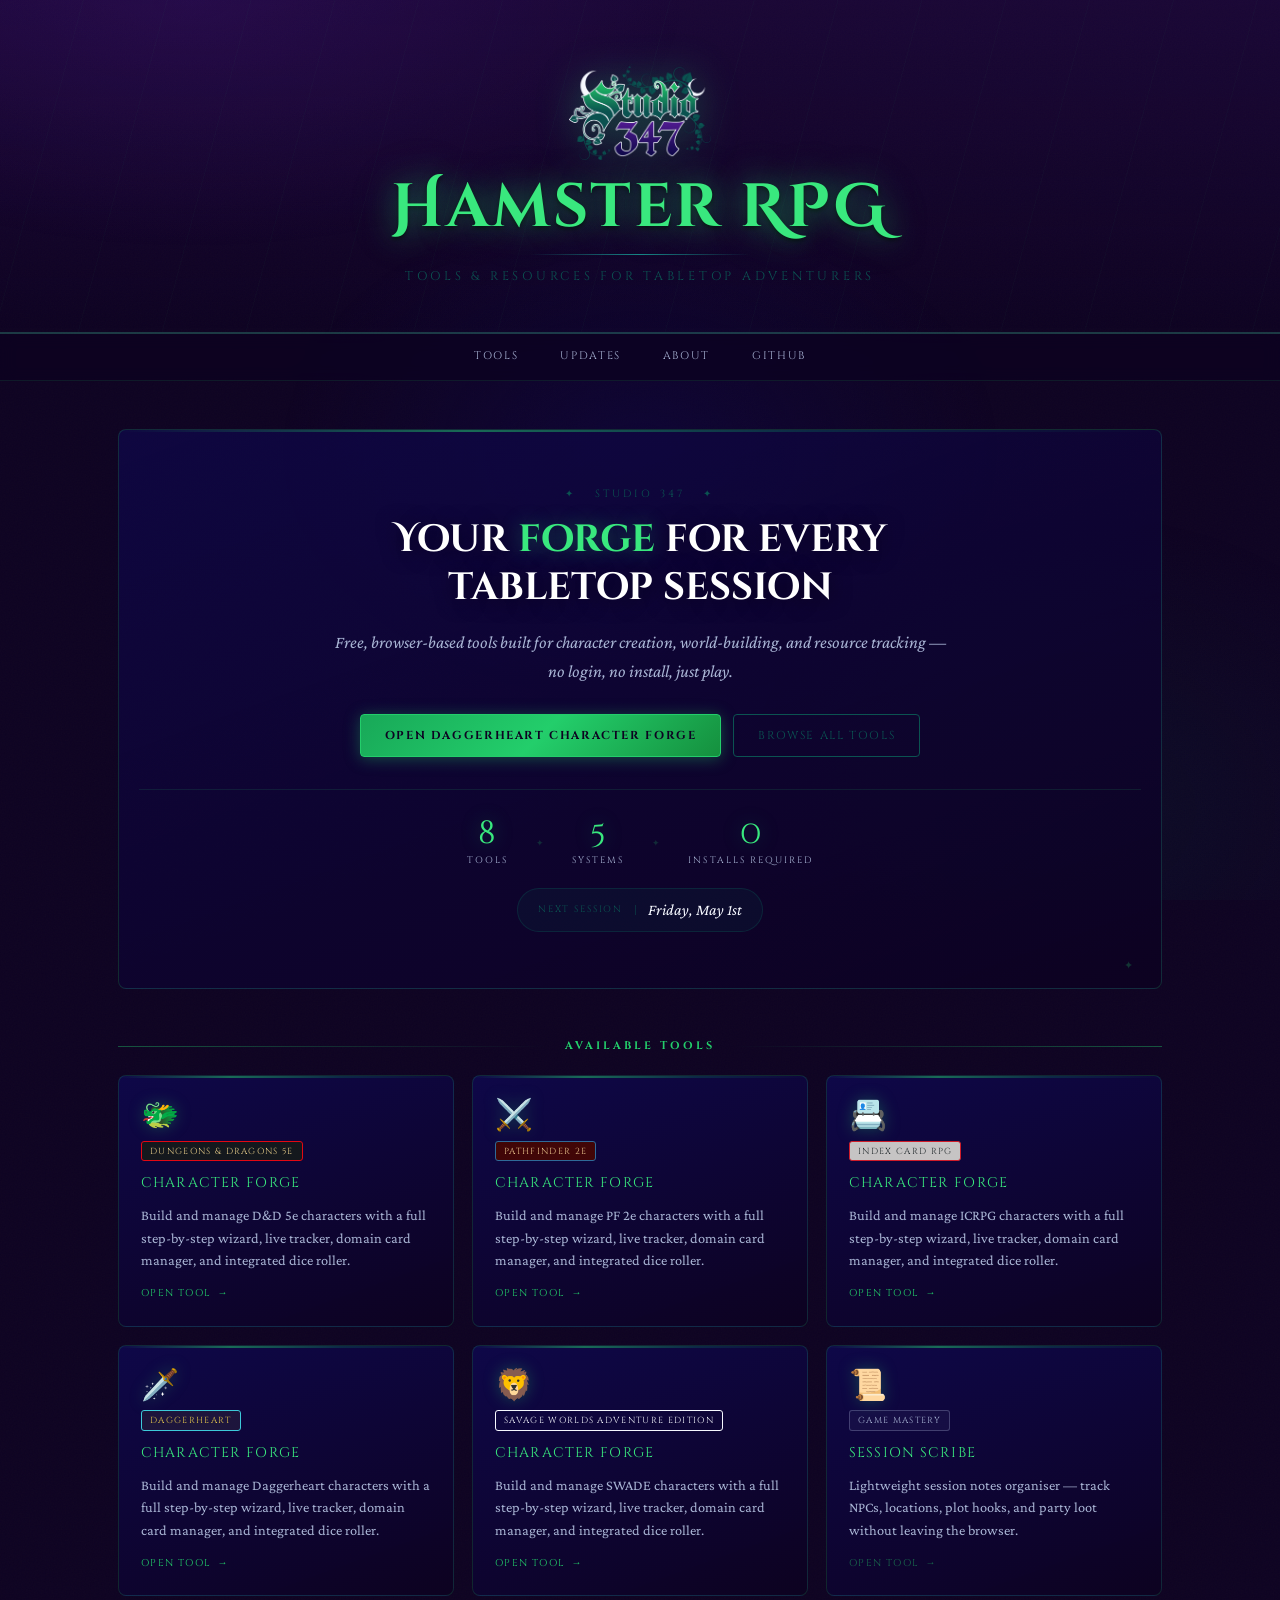
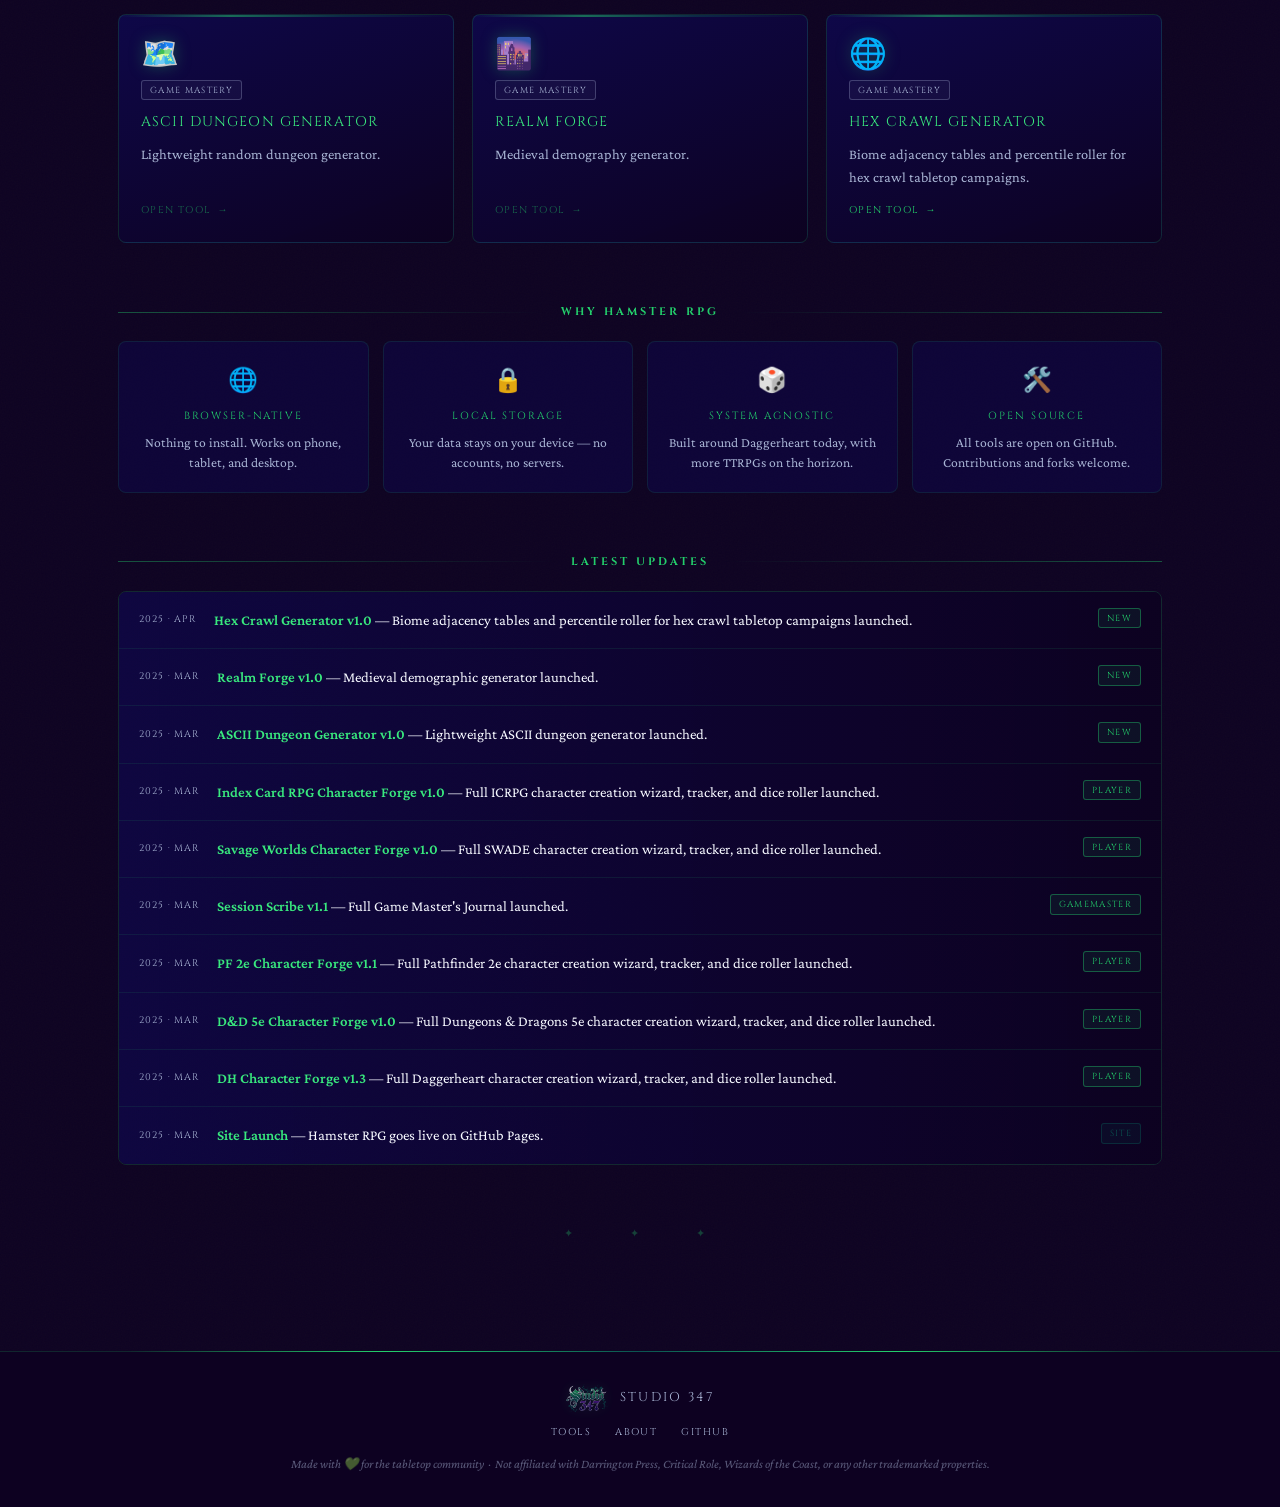
<file: index.html>
<!DOCTYPE html>
<html lang="en">
<head>
<meta charset="UTF-8">
<meta name="viewport" content="width=device-width, initial-scale=1.0">
<meta name="theme-color" content="#0d0221">
<meta name="description" content="Hamster RPG — Tools, character builders, and resources for your tabletop adventures.">
<meta name="apple-mobile-web-app-capable" content="yes">
<meta name="apple-mobile-web-app-status-bar-style" content="black-translucent">
<title>Hamster RPG — Tabletop Tools & Resources</title>
<link rel="preconnect" href="https://fonts.googleapis.com">
<link href="https://fonts.googleapis.com/css2?family=Cinzel+Decorative:wght@400;700;900&family=Crimson+Pro:ital,wght@0,300;0,400;0,600;1,300;1,400&family=Cinzel:wght@400;600;700&display=swap" rel="stylesheet">
<!-- Favicon / icon from ref folder -->
<link rel="icon" type="image/png" href="ref/favicon.png">
<style>
  :root {
    /* ── Studio347 Palette (Studio347.scss) ── */
    --s347-midnight-violet: #0d0221;
    --s347-deep-twilight:   #0f084b;
    --s347-dark-slate-grey: #0b5351;
    --s347-emerald:         #23ce6b;
    --s347-indigo-velvet:   #511a91;
    --s347-ghost-white:     #f6f8ff;

    /* ── Semantic Tokens ── */
    --bg-deep:      var(--s347-midnight-violet);
    --bg-card:      #140a3a;
    --bg-card2:     #1a0f52;
    --bg-card3:     #0d0730;
    --accent-gold:  var(--s347-emerald);
    --accent-gold2: #39e87e;
    --accent-hope:  var(--s347-emerald);
    --accent-fear:  #e04444;
    --accent-teal:  var(--s347-dark-slate-grey);
    --accent-purple:var(--s347-indigo-velvet);
    --text-primary: var(--s347-ghost-white);
    --text-muted:   #a8b4d4;
    --text-gold:    var(--s347-emerald);
    --border:       rgba(35,206,107,0.2);
    --border-bright:rgba(35,206,107,0.55);
    --shadow:       0 8px 40px rgba(0,0,0,0.6);
    --glow-gold:    0 0 20px rgba(35,206,107,0.3);
    --glow-hope:    0 0 20px rgba(11,83,81,0.4);
    --transition:   all 0.25s cubic-bezier(0.4,0,0.2,1);
    --radius:       8px;
    /* Daggerheart */
    --dh-purple: #1d153cff;
    --dh-blue: #395da7ff;
    --dh-cyan: #3dcad9ff;
    --dh-gold: #e6c74cff;
    /* Dungeons and Dragons */
    --dd-black: #14181dff;
    --dd-gold: #eacf8bff;
    --dd-red: #e30812ff;
    /* Pathfinder */
    --pf-red: #410607ff;
    --pf-blue: #2f6a98ff;
    --pf-gold: #eac48dff;
    /* Index Card RPG */
    --ic-black: #232b2eff;
    --ic-gray: #c6c4c4ff;
    --ic-red: #d01c29ff;
    --ic-gold: #d89b30ff;
    /* Savage Worlds Adventure Edition */
    --sw-blue: #162333ff;
    --sw-brown: #816a36ff;
    --sw-gold: #f0dd9aff;
    --sw-red: #e20a00ff;
    /* Candella Obscura */
    --co-teal: #1b503cff;
    --co-ebony: #646040ff;
    --co-gold: #c9b764ff;
  }

  *, *::before, *::after { box-sizing: border-box; margin: 0; padding: 0; }

  html { scroll-behavior: smooth; }

  body {
    background: var(--bg-deep);
    background-image: url("data:image/svg+xml,%3Csvg xmlns='http://www.w3.org/2000/svg' width='400' height='400'%3E%3Cfilter id='n'%3E%3CfeTurbulence type='fractalNoise' baseFrequency='0.75' numOctaves='4' stitchTiles='stitch'/%3E%3C/filter%3E%3Crect width='400' height='400' filter='url(%23n)' opacity='0.022'/%3E%3C/svg%3E");
    color: var(--text-primary);
    font-family: 'Crimson Pro', Georgia, serif;
    font-size: 17px;
    line-height: 1.65;
    min-height: 100vh;
    overflow-x: hidden;
  }

  /* Ambient background glow layers */
  body::before {
    content: '';
    position: fixed;
    inset: 0;
    background:
      radial-gradient(ellipse 70% 50% at 15%  0%,  rgba(81,26,145,0.22) 0%, transparent 55%),
      radial-gradient(ellipse 50% 60% at 85% 90%,  rgba(11,83,81,0.12) 0%, transparent 55%),
      radial-gradient(ellipse 40% 40% at 50% 50%,  rgba(15,8,75,0.45)   0%, transparent 70%);
    pointer-events: none;
    z-index: 0;
  }

  /* ─────────────────── LAYOUT SHELL ─────────────────── */
  #page { position: relative; z-index: 1; }

  /* ─────────────────── HEADER ─────────────────── */
  .app-header {
    text-align: center;
    padding: clamp(32px, 6vw, 64px) 20px clamp(24px, 4vw, 44px);
    border-bottom: 2px solid rgba(35,206,107,0.25);
    background: linear-gradient(180deg, rgba(81,26,145,0.18) 0%, transparent 100%);
    position: relative;
    overflow: hidden;
  }

  /* Decorative shimmer lines in the header */
  .app-header::before {
    content: '';
    position: absolute;
    inset: 0;
    background:
      repeating-linear-gradient(
        105deg,
        transparent 0px,
        transparent 80px,
        rgba(35,206,107,0.025) 80px,
        rgba(35,206,107,0.025) 81px
      );
    pointer-events: none;
  }

  .app-header::after {
    content: '';
    position: absolute;
    bottom: -2px; left: 8%; right: 8%;
    height: 2px;
    background: linear-gradient(to right, transparent, var(--accent-gold), var(--accent-teal), var(--accent-gold), transparent);
  }

  .logo-wrap {
    display: inline-flex;
    align-items: center;
    justify-content: center;
    margin-bottom: 14px;
  }

  /* Site logo — pulls from ref/ folder */
  .logo-wrap img {
    height: clamp(56px, 10vw, 96px);
    width: auto;
    filter: drop-shadow(0 0 20px rgba(35,206,107,0.4));
    animation: float 6s ease-in-out infinite;
  }

  @keyframes float {
    0%, 100% { transform: translateY(0px);  }
    50%       { transform: translateY(-6px); }
  }

  .header-title {
    font-family: 'Cinzel Decorative', serif;
    font-size: clamp(1.9rem, 6vw, 3.8rem);
    font-weight: 700;
    color: var(--accent-gold2);
    text-shadow:
      0 0 30px rgba(35,206,107,0.5),
      0 0 60px rgba(35,206,107,0.2),
      0 2px 4px rgba(0,0,0,0.8);
    letter-spacing: 0.04em;
    line-height: 1.15;
    margin-bottom: 6px;
    animation: fade-down 0.7s ease both;
  }

  .header-divider {
    width: 220px;
    height: 1px;
    background: linear-gradient(to right, transparent, rgba(24,168,158,0.8), transparent);
    margin: 10px auto 12px;
  }

  .header-subtitle {
    font-family: 'Cinzel', serif;
    font-size: clamp(0.6rem, 1.8vw, 0.78rem);
    letter-spacing: 0.3em;
    text-transform: uppercase;
    color: var(--accent-teal);
    animation: fade-up 0.9s 0.2s ease both;
  }

  /* ─────────────────── NAV ─────────────────── */
  .nav-tabs {
    display: flex;
    justify-content: center;
    gap: 2px;
    padding: 0 12px;
    border-bottom: 1px solid rgba(35,206,107,0.12);
    background: rgba(13,2,33,0.75);
    flex-wrap: wrap;
    position: sticky;
    top: 0;
    z-index: 100;
    backdrop-filter: blur(8px);
    -webkit-backdrop-filter: blur(8px);
  }

  .nav-tab {
    font-family: 'Cinzel', serif;
    font-size: 0.68rem;
    letter-spacing: 0.15em;
    text-transform: uppercase;
    color: var(--text-muted);
    text-decoration: none;
    padding: 13px 20px;
    border: none;
    border-bottom: 3px solid transparent;
    transition: var(--transition);
    white-space: nowrap;
    position: relative;
    background: transparent;
    cursor: pointer;
  }

  .nav-tab:hover {
    color: #fff;
    border-bottom-color: rgba(35,206,107,0.4);
  }

  /* ─────────────────── MAIN CONTENT ─────────────────── */
  .main {
    max-width: 1100px;
    margin: 0 auto;
    padding: clamp(24px, 4vw, 48px) clamp(14px, 3vw, 28px) 80px;
  }

  /* ─────────────────── SECTION HEADING ─────────────────── */
  .section-heading {
    font-family: 'Cinzel', serif;
    font-size: 0.68rem;
    letter-spacing: 0.28em;
    text-transform: uppercase;
    color: var(--accent-gold);
    margin-bottom: 20px;
    display: flex;
    align-items: center;
    gap: 14px;
  }

  .section-heading::before,
  .section-heading::after {
    content: '';
    flex: 1;
    height: 1px;
    background: linear-gradient(to right, transparent, rgba(35,206,107,0.4));
  }

  .section-heading::before {
    background: linear-gradient(to left, transparent, rgba(35,206,107,0.4));
  }

  /* ─────────────────── HERO BANNER ─────────────────── */
  .hero {
    text-align: center;
    padding: clamp(28px, 5vw, 56px) 20px;
    margin-bottom: clamp(28px, 4vw, 48px);
    background: linear-gradient(160deg, rgba(15,8,75,0.75) 0%, rgba(13,2,33,0.9) 100%);
    border: 1px solid var(--border);
    border-radius: var(--radius);
    position: relative;
    overflow: hidden;
  }

  .hero::before {
    content: '';
    position: absolute;
    top: 0; left: 0; right: 0;
    height: 2px;
    background: linear-gradient(to right, transparent, rgba(35,206,107,0.5), rgba(11,83,81,0.45), transparent);
  }

  /* Decorative star/diamond ornaments */
  .hero::after {
    content: '✦';
    position: absolute;
    bottom: 14px; right: 20px;
    font-size: 0.7rem;
    color: rgba(35,206,107,0.25);
    letter-spacing: 8px;
  }

  .hero-eyebrow {
    font-family: 'Cinzel', serif;
    font-size: 0.65rem;
    letter-spacing: 0.3em;
    text-transform: uppercase;
    color: var(--accent-teal);
    margin-bottom: 12px;
  }

  .hero-headline {
    font-family: 'Cinzel Decorative', serif;
    font-size: clamp(1.3rem, 4vw, 2.4rem);
    color: #fff;
    line-height: 1.25;
    margin-bottom: 16px;
    text-shadow: 0 2px 20px rgba(0,0,0,0.5);
  }

  .hero-headline span {
    color: var(--accent-gold2);
    text-shadow: 0 0 20px rgba(35,206,107,0.4);
  }

  .hero-body {
    font-size: clamp(0.95rem, 2vw, 1.1rem);
    color: var(--text-muted);
    max-width: 620px;
    margin: 0 auto 28px;
    font-style: italic;
  }

  .hero-cta-row {
    display: flex;
    justify-content: center;
    gap: 12px;
    flex-wrap: wrap;
  }

  /* ─────────────────── TOOL CARDS GRID ─────────────────── */
  .tools-grid {
    display: grid;
    grid-template-columns: repeat(auto-fill, minmax(min(100%, 280px), 1fr));
    gap: 18px;
    margin-bottom: clamp(36px, 5vw, 60px);
  }

  .tool-card {
    background: linear-gradient(160deg, rgba(15,8,75,0.95) 0%, rgba(13,2,33,0.98) 100%);
    border: 1px solid rgba(35,206,107,0.18);
    border-radius: var(--radius);
    padding: 24px 22px;
    position: relative;
    overflow: hidden;
    text-decoration: none;
    color: inherit;
    display: flex;
    flex-direction: column;
    gap: 10px;
    transition: var(--transition);
    cursor: pointer;
  }

  .tool-card::before {
    content: '';
    position: absolute;
    top: 0; left: 0; right: 0;
    height: 2px;
    background: linear-gradient(to right, transparent, rgba(35,206,107,0.5), rgba(11,83,81,0.45), transparent);
    pointer-events: none;
  }

  .tool-card::after {
    content: '';
    position: absolute;
    inset: 0;
    background: linear-gradient(135deg, rgba(35,206,107,0.0) 0%, rgba(35,206,107,0.05) 100%);
    opacity: 0;
    transition: opacity 0.3s;
    pointer-events: none;
  }

  .tool-card:hover {
    border-color: rgba(35,206,107,0.45);
    box-shadow: 0 0 28px rgba(35,206,107,0.18), var(--shadow);
    transform: translateY(-3px);
  }

  .tool-card:hover::after { opacity: 1; }

  /* accent top-bar colour variants */
  .tool-card.teal::before {
    background: linear-gradient(to right, transparent, rgba(11,83,81,0.9), rgba(11,83,81,0.4), transparent);
  }
  .tool-card.teal:hover { border-color: rgba(11,83,81,0.45); box-shadow: 0 0 28px rgba(11,83,81,0.3), var(--shadow); }

  .tool-card.purple::before {
    background: linear-gradient(to right, transparent, rgba(81,26,145,0.8), rgba(81,26,145,0.35), transparent);
  }
  .tool-card.purple:hover { border-color: rgba(81,26,145,0.5); box-shadow: 0 0 28px rgba(81,26,145,0.25), var(--shadow); }

  .tool-card.red::before {
    background: linear-gradient(to right, transparent, rgba(224,68,68,0.7), rgba(224,68,68,0.3), transparent);
  }
  .tool-card.red:hover { border-color: rgba(224,68,68,0.4); box-shadow: 0 0 28px rgba(224,68,68,0.2), var(--shadow); }

  .tool-icon {
    font-size: 1.9rem;
    line-height: 1;
    filter: drop-shadow(0 0 8px rgba(35,206,107,0.3));
  }

  .tool-card.teal  .tool-icon { filter: drop-shadow(0 0 8px rgba(11,83,81,0.4)); }
  .tool-card.purple .tool-icon { filter: drop-shadow(0 0 8px rgba(81,26,145,0.5)); }
  .tool-card.red    .tool-icon { filter: drop-shadow(0 0 8px rgba(224,68,68,0.4)); }

  .tool-badge {
    display: inline-block;
    font-family: 'Cinzel', serif;
    font-size: 0.55rem;
    letter-spacing: 0.15em;
    text-transform: uppercase;
    padding: 2px 8px;
    border-radius: 3px;
    border: 1px solid;
    align-self: flex-start;
  }

  .badge-gold   { color: var(--accent-gold);  border-color: rgba(35,206,107,0.4);  background: rgba(35,206,107,0.08);  }
  .badge-teal   { color: var(--accent-teal);  border-color: rgba(11,83,81,0.45);  background: rgba(11,83,81,0.12);  }
  .badge-purple { color: #9d90f0;             border-color: rgba(81,26,145,0.5);  background: rgba(81,26,145,0.1);  }
  .badge-red    { color: var(--accent-fear);  border-color: rgba(224,68,68,0.4);   background: rgba(224,68,68,0.08);   }
  .badge-muted  { color: var(--text-muted);   border-color: rgba(168,180,212,0.3); background: rgba(168,180,212,0.05); }
  .badge-sw   { color: var(--sw-gold);  border-color: var(--sw-red);  background: var(--sw-brown);  }
  .badge-co   { color: var(--co-gold);  border-color: var(--co-ebony);  background: var(--co-teal);  }
  .badge-dh { color: var(--dh-gold);  border-color: var(--dh-cyan);  background: var(--dh-purple);  }
  .badge-dd    { color: var(--dd-gold);  border-color: var(--dd-red);  background: var(--dd-black);  }
  .badge-ic  { color: var(--ic-black);  border-color: var(--ic-red);  background: var(--ic-gray);  }
  .badge-pf  { color: var(--pf-gold);  border-color: var(--pf-blue);  background: var(--pf-red);  }

  .tool-name {
    font-family: 'Cinzel', serif;
    font-size: 0.88rem;
    letter-spacing: 0.08em;
    color: var(--accent-gold2);
    text-transform: uppercase;
  }

  .tool-card.teal   .tool-name { color: var(--accent-teal);  }
  .tool-card.purple .tool-name { color: #b080ff;              }
  .tool-card.red    .tool-name { color: #ef8080;              }

  .tool-desc {
    font-size: 0.9rem;
    color: var(--text-muted);
    flex: 1;
    line-height: 1.55;
  }

  .tool-link-row {
    display: flex;
    align-items: center;
    gap: 6px;
    font-family: 'Cinzel', serif;
    font-size: 0.62rem;
    letter-spacing: 0.14em;
    text-transform: uppercase;
    color: var(--accent-gold);
    margin-top: 4px;
  }

  .tool-card.teal   .tool-link-row { color: var(--accent-teal); }
  .tool-card.purple .tool-link-row { color: #b080ff; }
  .tool-card.red    .tool-link-row { color: #ef8080; }

  .tool-link-row::after {
    content: '→';
    transition: transform 0.2s;
  }

  .tool-card:hover .tool-link-row::after { transform: translateX(4px); }

  /* ─────────────────── ABOUT / FEATURE STRIP ─────────────────── */
  .features-strip {
    display: grid;
    grid-template-columns: repeat(auto-fill, minmax(min(100%, 200px), 1fr));
    gap: 14px;
    margin-bottom: clamp(36px, 5vw, 60px);
  }

  .feature-item {
    background: rgba(15,8,75,0.55);
    border: 1px solid rgba(35,206,107,0.12);
    border-radius: 8px;
    padding: 18px 16px;
    text-align: center;
    display: flex;
    flex-direction: column;
    align-items: center;
    gap: 8px;
  }

  .feature-icon { font-size: 1.5rem; }

  .feature-label {
    font-family: 'Cinzel', serif;
    font-size: 0.65rem;
    letter-spacing: 0.18em;
    text-transform: uppercase;
    color: var(--accent-gold);
  }

  .feature-text {
    font-size: 0.85rem;
    color: var(--text-muted);
    line-height: 1.5;
  }

  /* ─────────────────── LATEST UPDATES ─────────────────── */
  .updates-list {
    display: flex;
    flex-direction: column;
    gap: 0;
    margin-bottom: clamp(36px, 5vw, 60px);
    border: 1px solid rgba(35,206,107,0.18);
    border-radius: var(--radius);
    overflow: hidden;
  }

  .update-item {
    display: grid;
    grid-template-columns: auto 1fr auto;
    align-items: center;
    gap: 16px;
    padding: 16px 20px;
    border-bottom: 1px solid rgba(35,206,107,0.1);
    background: linear-gradient(90deg, rgba(15,8,75,0.75) 0%, rgba(13,2,33,0.9) 100%);
    transition: background 0.2s;
  }

  .update-item:last-child { border-bottom: none; }
  .update-item:hover { background: linear-gradient(90deg, rgba(20,12,90,0.9) 0%, rgba(20,5,50,0.95) 100%); }

  .update-date {
    font-family: 'Cinzel', serif;
    font-size: 0.6rem;
    letter-spacing: 0.12em;
    text-transform: uppercase;
    color: var(--text-muted);
    white-space: nowrap;
  }

  .update-text {
    font-size: 0.92rem;
    color: var(--text-primary);
  }

  .update-text strong {
    color: var(--accent-gold2);
    font-weight: 600;
  }

  /* ─────────────────── BUTTONS ─────────────────── */
  .btn {
    font-family: 'Cinzel', serif;
    font-size: 0.72rem;
    letter-spacing: 0.14em;
    text-transform: uppercase;
    padding: 11px 24px;
    border: 1.5px solid var(--accent-gold);
    background: transparent;
    color: var(--accent-gold2);
    cursor: pointer;
    border-radius: 4px;
    transition: var(--transition);
    text-decoration: none;
    display: inline-block;
    position: relative;
    overflow: hidden;
  }

  .btn::before {
    content: '';
    position: absolute;
    inset: 0;
    background: linear-gradient(135deg, rgba(35,206,107,0.0) 0%, rgba(35,206,107,0.08) 100%);
    opacity: 0;
    transition: opacity 0.2s;
  }

  .btn:hover::before { opacity: 1; }
  .btn:hover {
    border-color: var(--accent-gold2);
    box-shadow: 0 0 16px rgba(35,206,107,0.3), inset 0 0 8px rgba(35,206,107,0.06);
    color: #fff;
  }

  .btn-primary {
    background: linear-gradient(135deg, #18a858 0%, #23ce6b 50%, #15903e 100%);
    color: #0d0221;
    border-color: #23ce6b;
    font-weight: 700;
    box-shadow: 0 2px 16px rgba(35,206,107,0.35);
  }

  .btn-primary:hover {
    background: linear-gradient(135deg, #23ce6b 0%, #39e87e 50%, #1eb55e 100%);
    box-shadow: 0 4px 24px rgba(35,206,107,0.5);
    color: #0d0221;
  }

  .btn-teal {
    border-color: var(--accent-teal);
    color: var(--accent-teal);
  }

  .btn-teal:hover {
    background: rgba(11,83,81,0.2);
    box-shadow: 0 0 16px rgba(11,83,81,0.4);
    color: #fff;
  }

  .btn-row { display: flex; gap: 8px; flex-wrap: wrap; margin-top: 10px; }

  /* ── HERO STATS ROW ── */
  .hero-stats {
    display: flex;
    justify-content: center;
    align-items: center;
    gap: 28px;
    margin-top: 32px;
    padding-top: 28px;
    border-top: 1px solid rgba(35,206,107,0.12);
    flex-wrap: wrap;
  }

  .hero-stat {
    display: flex;
    flex-direction: column;
    align-items: center;
    gap: 3px;
  }

  .hero-stat-value {
    font-family: 'Cinzel Decorative', serif;
    font-size: clamp(1.5rem, 4vw, 2rem);
    color: var(--accent-gold2);
    line-height: 1;
    text-shadow: 0 0 20px rgba(35,206,107,0.35);
  }

  .hero-stat-label {
    font-family: 'Cinzel', serif;
    font-size: 0.58rem;
    letter-spacing: 0.22em;
    text-transform: uppercase;
    color: var(--text-muted);
  }

  .hero-stat-divider {
    font-size: 0.55rem;
    color: rgba(35,206,107,0.2);
    letter-spacing: 0;
    user-select: none;
  }

  /* ── HERO SESSION PILL ── */
  .hero-session {
    display: inline-flex;
    align-items: center;
    gap: 12px;
    margin-top: 20px;
    padding: 8px 20px;
    background: rgba(11,83,81,0.12);
    border: 1px solid rgba(11,83,81,0.35);
    border-radius: 100px;
  }

  .hero-session-label {
    font-family: 'Cinzel', serif;
    font-size: 0.58rem;
    letter-spacing: 0.2em;
    text-transform: uppercase;
    color: var(--accent-teal);
  }

  .hero-session-label::after {
    content: '';
    display: inline-block;
    width: 1px;
    height: 10px;
    background: rgba(11,83,81,0.5);
    margin-left: 12px;
    vertical-align: middle;
  }

  .hero-session-date {
    font-family: 'Crimson Pro', serif;
    font-size: 1rem;
    font-style: italic;
    color: var(--text-primary);
  }

  /* ─────────────────── FOOTER ─────────────────── */
  .app-footer {
    border-top: 1px solid rgba(35,206,107,0.18);
    padding: 32px 20px;
    text-align: center;
    background: rgba(13,2,33,0.85);
    position: relative;
  }

  .app-footer::before {
    content: '';
    position: absolute;
    top: -1px; left: 10%; right: 10%;
    height: 1px;
    background: linear-gradient(to right, transparent, var(--accent-gold), var(--accent-teal), var(--accent-gold), transparent);
  }

  .footer-logo-row {
    display: flex;
    justify-content: center;
    align-items: center;
    gap: 12px;
    margin-bottom: 12px;
  }

  .footer-logo-row img {
    height: 28px;
    width: auto;
    opacity: 0.7;
    filter: drop-shadow(0 0 6px rgba(35,206,107,0.2));
  }

  .footer-title {
    font-family: 'Cinzel', serif;
    font-size: 0.8rem;
    letter-spacing: 0.18em;
    color: var(--text-muted);
    text-transform: uppercase;
  }

  .footer-links {
    display: flex;
    justify-content: center;
    gap: 24px;
    flex-wrap: wrap;
    margin-bottom: 14px;
  }

  .footer-links a {
    font-family: 'Cinzel', serif;
    font-size: 0.62rem;
    letter-spacing: 0.15em;
    text-transform: uppercase;
    color: var(--text-muted);
    text-decoration: none;
    transition: color 0.2s;
  }

  .footer-links a:hover { color: var(--accent-gold2); }

  .footer-copy {
    font-size: 0.78rem;
    color: rgba(168,180,212,0.5);
    font-style: italic;
  }

  /* ─────────────────── ORNAMENT ─────────────────── */
  .ornament {
    text-align: center;
    font-family: 'Cinzel', serif;
    color: rgba(35,206,107,0.3);
    font-size: 0.7rem;
    letter-spacing: 12px;
    margin: 8px 0 28px;
    user-select: none;
  }

  /* ─────────────────── ANIMATIONS ─────────────────── */
  @keyframes fade-down {
    from { opacity: 0; transform: translateY(-14px); }
    to   { opacity: 1; transform: translateY(0); }
  }

  @keyframes fade-up {
    from { opacity: 0; transform: translateY(12px); }
    to   { opacity: 1; transform: translateY(0); }
  }

  @keyframes fade-in {
    from { opacity: 0; }
    to   { opacity: 1; }
  }

  .tools-grid .tool-card {
    animation: fade-up 0.5s ease both;
  }

  .tools-grid .tool-card:nth-child(1) { animation-delay: 0.05s; }
  .tools-grid .tool-card:nth-child(2) { animation-delay: 0.12s; }
  .tools-grid .tool-card:nth-child(3) { animation-delay: 0.19s; }
  .tools-grid .tool-card:nth-child(4) { animation-delay: 0.26s; }
  .tools-grid .tool-card:nth-child(5) { animation-delay: 0.33s; }
  .tools-grid .tool-card:nth-child(6) { animation-delay: 0.40s; }

  /* ─────────────────── RESPONSIVE ─────────────────── */
  @media (max-width: 500px) {
    .update-item {
      grid-template-columns: 1fr;
      gap: 4px;
    }

    .update-date { order: -1; }
  }
</style>
</head>
<body>
<div id="page">

  <!-- ===== HEADER ===== -->
  <header class="app-header">
    <div class="logo-wrap">
      <!-- Replace with your actual logo path, e.g. ref/logo.png or img/logo.png -->
      <img src="ref/logo.png" alt="Hamster RPG Logo" onerror="this.style.display='none'">
    </div>
    <h1 class="header-title">Hamster RPG</h1>
    <div class="header-divider"></div>
    <p class="header-subtitle">Tools &amp; Resources for Tabletop Adventurers</p>
  </header>

  <!-- ===== STICKY NAV ===== -->
  <nav class="nav-tabs" aria-label="Site navigation">
    <a href="#tools" class="nav-tab">Tools</a>
    <a href="#updates" class="nav-tab">Updates</a>
    <a href="#about" class="nav-tab">About</a>
    <a href="https://github.com/Crazitalk/hamster-rpg.github.io" target="_blank" rel="noopener" class="nav-tab">GitHub</a>
  </nav>

  <!-- ===== MAIN ===== -->
  <main class="main">

    <!-- HERO -->
    <section class="hero" aria-labelledby="hero-heading">
      <p class="hero-eyebrow">✦ &nbsp; Studio 347 &nbsp; ✦</p>

      <h2 class="hero-headline" id="hero-heading">
        Your <span>forge</span> for every<br>tabletop session
      </h2>

      <p class="hero-body">
        Free, browser-based tools built for character creation, world-building,
        and resource tracking — no login, no install, just play.
      </p>

      <div class="hero-cta-row">
        <a href="daggerheart-character-forge.html" class="btn btn-primary">Open Daggerheart Character Forge</a>
        <a href="#tools" class="btn btn-teal">Browse All Tools</a>
      </div>

      <div class="hero-stats" role="presentation">
        <div class="hero-stat">
          <span class="hero-stat-value">8</span>
          <span class="hero-stat-label">Tools</span>
        </div>
        <div class="hero-stat-divider" aria-hidden="true">✦</div>
        <div class="hero-stat">
          <span class="hero-stat-value">5</span>
          <span class="hero-stat-label">Systems</span>
        </div>
        <div class="hero-stat-divider" aria-hidden="true">✦</div>
        <div class="hero-stat">
          <span class="hero-stat-value">0</span>
          <span class="hero-stat-label">Installs Required</span>
        </div>
      </div>

      <div class="hero-session" aria-label="Next session">
        <span class="hero-session-label">Next Session</span>
        <span class="hero-session-date">Friday, May 1st</span>
      </div>
    </section>

    <!-- TOOLS SECTION -->
    <section id="tools" aria-labelledby="tools-heading">
      <h2 class="section-heading" id="tools-heading">Available Tools</h2>

      <div class="tools-grid">

        <!-- D&D 5e Character Forge -->
        <a href="dnd5e-character-forge.html" class="tool-card">
          <div class="tool-icon">🐲</div>
          <span class="tool-badge badge-dd">Dungeons & Dragons 5e</span>
          <div class="tool-name">Character Forge</div>
          <div class="tool-desc">
            Build and manage D&D 5e characters with a full step-by-step wizard,
            live tracker, domain card manager, and integrated dice roller.
          </div>
          <div class="tool-link-row">Open Tool</div>
        </a>

        <!-- PF 2e Character Forge -->
        <a href="pf2e-character-forge.html" class="tool-card">
          <div class="tool-icon">⚔️</div>
          <span class="tool-badge badge-pf">Pathfinder 2e</span>
          <div class="tool-name">Character Forge</div>
          <div class="tool-desc">
            Build and manage PF 2e characters with a full step-by-step wizard,
            live tracker, domain card manager, and integrated dice roller.
          </div>
          <div class="tool-link-row">Open Tool</div>
        </a>

        <!-- ICRPG Character Forge -->
        <a href="icrpg-character-forge.html" class="tool-card">
          <div class="tool-icon">📇</div>
          <span class="tool-badge badge-ic">Index Card RPG</span>
          <div class="tool-name">Character Forge</div>
          <div class="tool-desc">
            Build and manage ICRPG characters with a full step-by-step wizard,
            live tracker, domain card manager, and integrated dice roller.
          </div>
          <div class="tool-link-row">Open Tool</div>
        </a>

        <!-- Daggerheart Character Forge -->
        <a href="daggerheart-character-forge.html" class="tool-card">
          <div class="tool-icon">🗡️</div>
          <span class="tool-badge badge-dh">Daggerheart</span>
          <div class="tool-name">Character Forge</div>
          <div class="tool-desc">
            Build and manage Daggerheart characters with a full step-by-step wizard,
            live tracker, domain card manager, and integrated dice roller.
          </div>
          <div class="tool-link-row">Open Tool</div>
        </a>

        <!-- SWADE Character Forge -->
        <a href="swade-character-forge.html" class="tool-card">
          <div class="tool-icon">🦁</div>
          <span class="tool-badge badge-sd">Savage Worlds Adventure Edition</span>
          <div class="tool-name">Character Forge</div>
          <div class="tool-desc">
            Build and manage SWADE characters with a full step-by-step wizard,
            live tracker, domain card manager, and integrated dice roller.
          </div>
          <div class="tool-link-row">Open Tool</div>
        </a>

        <!-- Session Notes -->
        <a href="session-scribe.html" class="tool-card">
          <div class="tool-icon">📜</div>
          <span class="tool-badge badge-muted">Game Mastery</span>
          <div class="tool-name">Session Scribe</div>
          <div class="tool-desc">
            Lightweight session notes organiser — track NPCs, locations, plot hooks,
            and party loot without leaving the browser.
          </div>
          <div class="tool-link-row" style="opacity:0.5;">Open Tool</div>
        </a>

        <!-- ASCII Dungeon Generator -->
        <a href="ascii-dungeon.html" class="tool-card">
          <div class="tool-icon">🗺️</div>
          <span class="tool-badge badge-muted">Game Mastery</span>
          <div class="tool-name">ASCII Dungeon Generator</div>
          <div class="tool-desc">
            Lightweight random dungeon generator.
          </div>
          <div class="tool-link-row" style="opacity:0.5;">Open Tool</div>
        </a>

        <!-- Realm Forge -->
        <a href="realm-forge.html" class="tool-card">
          <div class="tool-icon">🌆</div>
          <span class="tool-badge badge-muted">Game Mastery</span>
          <div class="tool-name">Realm Forge</div>
          <div class="tool-desc">
            Medieval demography generator.
          </div>
          <div class="tool-link-row" style="opacity:0.5;">Open Tool</div>
        </a>

        <!-- Hex Crawl Generator -->
        <a href="hex-crawl-generator.html" class="tool-card">
          <div class="tool-icon">🌐</div>
          <span class="tool-badge badge-muted">Game Mastery</span>
          <div class="tool-name">Hex Crawl Generator</div>
          <div class="tool-desc">
            Biome adjacency tables and percentile roller for hex crawl tabletop campaigns.
          </div>
          <div class="tool-link-row">Open Tool</div>
        </a>

        <!-- Placeholder: Dice Vault -->
        <!-- <div class="tool-card teal" style="opacity:0.7; cursor:default;">
          <div class="tool-icon">🎲</div>
          <span class="tool-badge badge-muted">Coming Soon</span>
          <div class="tool-name">Dice Vault</div>
          <div class="tool-desc">
            A standalone dice roller supporting custom dice pools, modifiers,
            advantage/disadvantage, and session history logging.
          </div>
          <div class="tool-link-row" style="opacity:0.5;">In Development</div>
        </div> -->

      </div>
    </section>

    <!-- FEATURE STRIP -->
    <section id="about" aria-labelledby="about-heading">
      <h2 class="section-heading" id="about-heading">Why Hamster RPG</h2>
      <div class="features-strip">
        <div class="feature-item">
          <div class="feature-icon">🌐</div>
          <div class="feature-label">Browser-Native</div>
          <div class="feature-text">Nothing to install. Works on phone, tablet, and desktop.</div>
        </div>
        <div class="feature-item">
          <div class="feature-icon">🔒</div>
          <div class="feature-label">Local Storage</div>
          <div class="feature-text">Your data stays on your device — no accounts, no servers.</div>
        </div>
        <div class="feature-item">
          <div class="feature-icon">🎲</div>
          <div class="feature-label">System Agnostic</div>
          <div class="feature-text">Built around Daggerheart today, with more TTRPGs on the horizon.</div>
        </div>
        <div class="feature-item">
          <div class="feature-icon">🛠️</div>
          <div class="feature-label">Open Source</div>
          <div class="feature-text">All tools are open on GitHub. Contributions and forks welcome.</div>
        </div>
      </div>
    </section>

    <!-- UPDATES SECTION -->
    <section id="updates" aria-labelledby="updates-heading">
      <h2 class="section-heading" id="updates-heading">Latest Updates</h2>
      <div class="updates-list">
        <div class="update-item">
          <span class="update-date">2025 · Apr</span>
          <span class="update-text"><strong>Hex Crawl Generator v1.0</strong> — Biome adjacency tables and percentile roller for hex crawl tabletop campaigns launched.</span>
          <span class="tool-badge badge-gold">New</span>
        </div>
        <div class="update-item">
          <span class="update-date">2025 · Mar</span>
          <span class="update-text"><strong>Realm Forge v1.0</strong> — Medieval demographic generator launched.</span>
          <span class="tool-badge badge-gold">New</span>
        </div>
        <div class="update-item">
          <span class="update-date">2025 · Mar</span>
          <span class="update-text"><strong>ASCII Dungeon Generator v1.0</strong> — Lightweight ASCII dungeon generator launched.</span>
          <span class="tool-badge badge-gold">New</span>
        </div>
        <div class="update-item">
          <span class="update-date">2025 · Mar</span>
          <span class="update-text"><strong>Index Card RPG Character Forge v1.0</strong> — Full ICRPG character creation wizard, tracker, and dice roller launched.</span>
          <span class="tool-badge badge-gold">Player</span>
        </div>
        <div class="update-item">
          <span class="update-date">2025 · Mar</span>
          <span class="update-text"><strong>Savage Worlds Character Forge v1.0</strong> — Full SWADE character creation wizard, tracker, and dice roller launched.</span>
          <span class="tool-badge badge-gold">Player</span>
        </div>
        <div class="update-item">
          <span class="update-date">2025 · Mar</span>
          <span class="update-text"><strong>Session Scribe v1.1</strong> — Full Game Master's Journal launched.</span>
          <span class="tool-badge badge-gold">GameMaster</span>
        </div>
        <div class="update-item">
          <span class="update-date">2025 · Mar</span>
          <span class="update-text"><strong>PF 2e Character Forge v1.1</strong> — Full Pathfinder 2e character creation wizard, tracker, and dice roller launched.</span>
          <span class="tool-badge badge-gold">Player</span>
        </div>
        <div class="update-item">
          <span class="update-date">2025 · Mar</span>
          <span class="update-text"><strong>D&amp;D 5e Character Forge v1.0</strong> — Full Dungeons &amp; Dragons 5e character creation wizard, tracker, and dice roller launched.</span>
          <span class="tool-badge badge-gold">Player</span>
        </div>
        <div class="update-item">
          <span class="update-date">2025 · Mar</span>
          <span class="update-text"><strong>DH Character Forge v1.3</strong> — Full Daggerheart character creation wizard, tracker, and dice roller launched.</span>
          <span class="tool-badge badge-gold">Player</span>
        </div>
        <div class="update-item">
          <span class="update-date">2025 · Mar</span>
          <span class="update-text"><strong>Site Launch</strong> — Hamster RPG goes live on GitHub Pages.</span>
          <span class="tool-badge badge-teal">Site</span>
        </div>
      </div>
    </section>

    <div class="ornament">✦ &nbsp; ✦ &nbsp; ✦</div>

  </main>

  <!-- ===== FOOTER ===== -->
  <footer class="app-footer">
    <div class="footer-logo-row">
      <img src="ref/logo.png" alt="" aria-hidden="true" onerror="this.style.display='none'">
      <span class="footer-title">Studio 347</span>
    </div>
    <nav class="footer-links" aria-label="Footer navigation">
      <a href="#tools">Tools</a>
      <a href="#about">About</a>
      <a href="https://github.com/Crazitalk/hamster-rpg.github.io" target="_blank" rel="noopener">GitHub</a>
    </nav>
    <p class="footer-copy">
      Made with 💚 for the tabletop community &nbsp;·&nbsp;
      Not affiliated with Darrington Press, Critical Role, Wizards of the Coast, or any other trademarked properties.
    </p>
  </footer>

</div><!-- /page -->
</body>
</html>
</file>
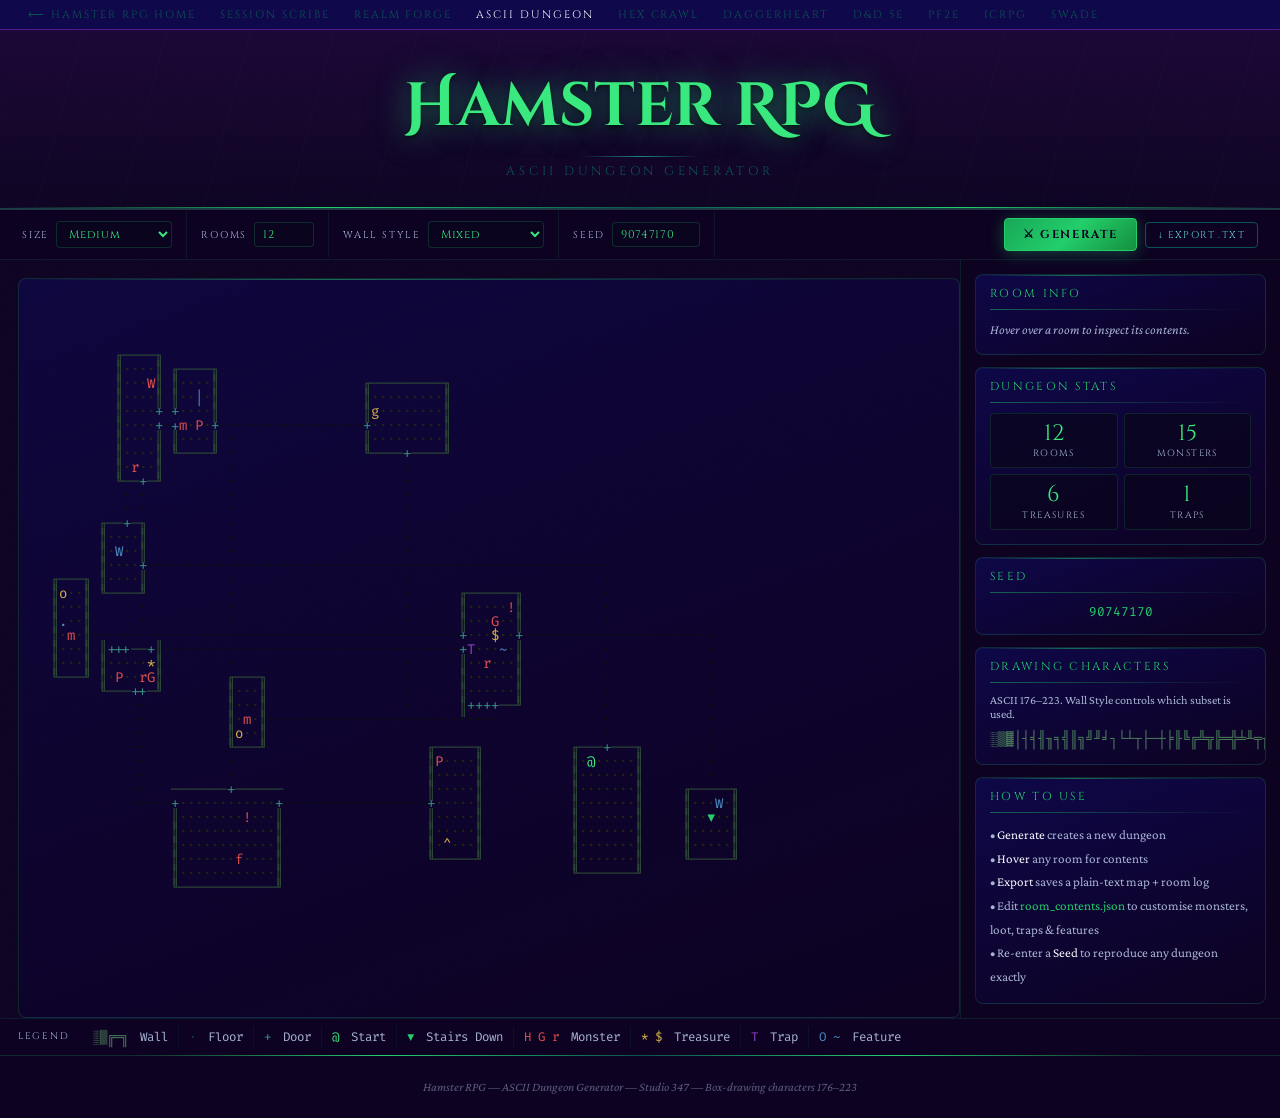
<file: ascii-dungeon.html>
<!DOCTYPE html>
<html lang="en">
<head>
<meta charset="UTF-8">
<meta name="viewport" content="width=device-width, initial-scale=1.0">
<meta name="theme-color" content="#0d0221">
<title>Hamster RPG :: ASCII Dungeon Generator</title>
<link rel="preconnect" href="https://fonts.googleapis.com">
<link href="https://fonts.googleapis.com/css2?family=Cinzel+Decorative:wght@400;700;900&family=Crimson+Pro:ital,wght@0,300;0,400;0,600;1,300;1,400&family=Cinzel:wght@400;600;700&family=Fira+Code:wght@400;500&display=swap" rel="stylesheet">
<style>
  /* ── STUDIO 347 DESIGN SYSTEM ─────────────────────────── */
  :root {
    --s347-midnight-violet: #0d0221;
    --s347-deep-twilight:   #0f084b;
    --s347-dark-slate-grey: #0b5351;
    --s347-emerald:         #23ce6b;
    --s347-indigo-velvet:   #511a91;
    --s347-ghost-white:     #f6f8ff;

    --bg-deep:       var(--s347-midnight-violet);
    --accent-gold:   var(--s347-emerald);
    --accent-gold2:  #39e87e;
    --accent-teal:   var(--s347-dark-slate-grey);
    --accent-purple: var(--s347-indigo-velvet);
    --text-primary:  var(--s347-ghost-white);
    --text-muted:    #a8b4d4;
    --border:        rgba(35,206,107,0.2);
    --border-bright: rgba(35,206,107,0.55);
    --shadow:        0 8px 40px rgba(0,0,0,0.6);
    --radius:        8px;
    --transition:    all 0.25s cubic-bezier(0.4,0,0.2,1);

    /* Entity colours for the map */
    --col-wall-outer: #2e4a36;
    --col-wall-inner: #4a7a5a;
    --col-floor:      #1a1e12;
    --col-corridor:   #0d0f09;
    --col-door:       #3a9080;
    --col-stairs:     #23ce6b;
    --col-start:      #39e87e;
    --col-monster:    #e05050;
    --col-treasure:   #d4b04a;
    --col-trap:       #9040c0;
    --col-feature:    #4a8abf;
  }

  *, *::before, *::after { box-sizing: border-box; margin: 0; padding: 0; }

  body {
    background: var(--bg-deep);
    background-image: url("data:image/svg+xml,%3Csvg xmlns='http://www.w3.org/2000/svg' width='400' height='400'%3E%3Cfilter id='n'%3E%3CfeTurbulence type='fractalNoise' baseFrequency='0.75' numOctaves='4' stitchTiles='stitch'/%3E%3C/filter%3E%3Crect width='400' height='400' filter='url(%23n)' opacity='0.022'/%3E%3C/svg%3E");
    color: var(--text-primary);
    font-family: 'Crimson Pro', Georgia, serif;
    font-size: 17px;
    min-height: 100vh;
    display: grid;
    grid-template-rows: auto auto auto 1fr auto auto;
    grid-template-columns: 1fr 320px;
    grid-template-areas:
      "back    back"
      "header  header"
      "nav     nav"
      "main    sidebar"
      "legend  legend"
      "footer  footer";
  }

  /* ── BACK BANNER ──────────────────────────────────────── */
  .back-banner {
    grid-area: back;
    background: rgba(13,2,33,0.9);
    border-bottom: 1px solid rgba(81,26,145,0.4);
    padding: 7px 28px;
    display: flex; gap: 24px;
  }
  .back-banner a {
    font-family: 'Cinzel', serif; font-size: 0.68rem; letter-spacing: 0.18em;
    text-transform: uppercase; color: var(--accent-gold); text-decoration: none;
    transition: color 0.2s;
  }
  .back-banner a:hover { color: var(--accent-purple); }
  .back-banner .bc-current { color: var(--text-muted); pointer-events: none; }

  /* ── APP HEADER ───────────────────────────────────────── */
  .app-header {
    grid-area: header;
    padding: 36px 28px 28px;
    text-align: center;
    position: relative;
    border-bottom: 2px solid rgba(35,206,107,0.25);
    background: linear-gradient(180deg, rgba(81,26,145,0.18) 0%, transparent 100%);
    overflow: hidden;
  }
  .app-header::before {
    content: ''; position: absolute; inset: 0; pointer-events: none;
    background: repeating-linear-gradient(105deg,transparent 0px,transparent 80px,
      rgba(35,206,107,0.025) 80px,rgba(35,206,107,0.025) 81px);
  }
  .app-header::after {
    content: ''; position: absolute; bottom: 0; left: 0; right: 0; height: 1px;
    background: linear-gradient(to right, transparent, var(--accent-gold),
      var(--accent-teal), var(--accent-gold), transparent);
    filter: drop-shadow(0 0 20px rgba(35,206,107,0.4));
  }
  .app-header h1 {
    font-family: 'Cinzel Decorative', serif;
    font-size: clamp(1.9rem,6vw,3.8rem); font-weight: 700; color: var(--accent-gold2);
    text-shadow: 0 0 30px rgba(35,206,107,0.5), 0 0 60px rgba(35,206,107,0.2),
      0 2px 4px rgba(0,0,0,0.8);
    position: relative; z-index: 1;
  }
  .header-sub {
    position: relative; z-index: 1; margin-top: 6px;
    font-family: 'Cinzel', serif; font-size: clamp(0.6rem,1.8vw,0.78rem);
    letter-spacing: 0.3em; text-transform: uppercase; color: var(--accent-teal);
  }
  .header-sub::before {
    content: ''; display: block; height: 1px; width: 120px; margin: 8px auto 6px;
    background: linear-gradient(to right, transparent, rgba(24,168,158,0.8), transparent);
  }

  /* ── CONTROLS BAR ─────────────────────────────────────── */
  .controls-bar {
    grid-area: nav;
    border-bottom: 1px solid rgba(35,206,107,0.12);
    background: rgba(13,2,33,0.75);
    display: flex; align-items: center; flex-wrap: wrap;
    padding: 0 8px;
  }
  .ctrl-group {
    display: flex; align-items: center; gap: 7px;
    padding: 10px 14px;
    border-right: 1px solid rgba(35,206,107,0.1);
  }
  .ctrl-group label {
    font-family: 'Cinzel', serif; font-size: 0.62rem; letter-spacing: 0.18em;
    text-transform: uppercase; color: var(--text-muted); white-space: nowrap;
  }
  .ctrl-group select,
  .ctrl-group input[type=number],
  .ctrl-group input[type=text] {
    background: rgba(10,6,30,0.8);
    border: 1px solid rgba(35,206,107,0.2); border-radius: 4px;
    color: var(--accent-gold2);
    font-family: 'Cinzel', serif; font-size: 0.7rem; letter-spacing: 0.06em;
    padding: 4px 8px; outline: none; transition: var(--transition); cursor: pointer;
  }
  .ctrl-group select          { width: 116px; }
  .ctrl-group input[type=number] { width: 60px; }
  .ctrl-group input[type=text]   { width: 88px; }
  .ctrl-group select:focus,
  .ctrl-group input:focus {
    border-color: var(--accent-gold);
    box-shadow: 0 0 0 2px rgba(35,206,107,0.12);
  }
  .ctrl-group select option { background: #140a3a; color: var(--text-primary); }
  .ctrl-buttons {
    display: flex; align-items: center; gap: 8px;
    padding: 8px 14px; margin-left: auto;
  }

  /* ── BUTTONS ──────────────────────────────────────────── */
  .btn {
    font-family: 'Cinzel', serif; font-size: 0.72rem; letter-spacing: 0.14em;
    text-transform: uppercase;
    border: 1.5px solid var(--accent-gold); background: transparent;
    color: var(--accent-gold2); cursor: pointer; border-radius: 4px;
    padding: 8px 18px; position: relative; overflow: hidden;
    transition: var(--transition); display: inline-block;
  }
  .btn::before {
    content: ''; position: absolute; inset: 0;
    background: linear-gradient(135deg, rgba(35,206,107,0) 0%, rgba(35,206,107,0.08) 100%);
    opacity: 0; transition: opacity 0.2s;
  }
  .btn:hover::before { opacity: 1; }
  .btn:hover { border-color: var(--accent-gold2); box-shadow: 0 0 16px rgba(35,206,107,0.3); color: #fff; }
  .btn-primary {
    background: linear-gradient(135deg, #18a858 0%, #23ce6b 50%, #15903e 100%);
    color: #0d0221; border-color: #23ce6b; font-weight: 700;
    box-shadow: 0 2px 16px rgba(35,206,107,0.35);
  }
  .btn-primary:hover {
    background: linear-gradient(135deg, #23ce6b 0%, #39e87e 50%, #1eb55e 100%);
    box-shadow: 0 4px 24px rgba(35,206,107,0.5); color: #0d0221;
  }
  .btn-teal  { border-color: var(--accent-teal); color: #5ecfcb; }
  .btn-teal:hover { background: rgba(11,83,81,0.2); box-shadow: 0 0 16px rgba(11,83,81,0.4); color: #fff; }
  .btn-sm { padding: 5px 12px; font-size: 0.62rem; }

  /* ── MAIN + SIDEBAR ───────────────────────────────────── */
  main  {
    grid-area: main;
    padding: 18px 0 0 18px;
    overflow: hidden;
    display: flex; flex-direction: column;
    min-height: 0;
  }
  aside {
    grid-area: sidebar;
    border-left: 1px solid rgba(35,206,107,0.12);
    overflow-y: auto;
    background: rgba(13,2,33,0.6);
    padding: 14px;
    display: flex; flex-direction: column; gap: 12px;
  }

  /* ── DUNGEON VIEWPORT ─────────────────────────────────── */
  .dungeon-wrapper {
    flex: 1; overflow: auto; min-height: 0;
    background: linear-gradient(160deg, rgba(15,8,75,0.7) 0%, rgba(13,2,33,0.9) 100%);
    border: 1px solid rgba(35,206,107,0.18);
    border-radius: var(--radius);
    position: relative;
  }
  .dungeon-wrapper::before {
    content: ''; position: absolute; top: 0; left: 0; right: 0; height: 1px;
    background: linear-gradient(to right, transparent, rgba(35,206,107,0.5),
      rgba(11,83,81,0.45), transparent);
    z-index: 1; pointer-events: none;
  }
  #dungeon-canvas {
    /* Fira Code = clean sans-serif monospace. Falls back to other geometric monospaces. */
    font-family: 'Fira Code', 'JetBrains Mono', 'Cascadia Code', 'Consolas', 'SF Mono', monospace;
    font-size: 14px;
    line-height: 1.0;
    letter-spacing: 0;
    white-space: pre;
    display: block;
    padding: 14px 16px;
    cursor: default;
    user-select: none;
  }

  /* ── LEGEND BAR ───────────────────────────────────────── */
  .legend-bar {
    grid-area: legend;
    display: flex; align-items: center; flex-wrap: wrap; gap: 0;
    border-top: 1px solid rgba(35,206,107,0.12);
    background: rgba(13,2,33,0.75);
    padding: 7px 18px;
  }
  .legend-label {
    font-family: 'Cinzel', serif; font-size: 0.6rem; letter-spacing: 0.18em;
    text-transform: uppercase; color: var(--text-muted); margin-right: 14px; white-space: nowrap;
  }
  .legend-item {
    display: flex; align-items: center; gap: 5px;
    padding: 3px 10px;
    font-family: 'Fira Code', monospace; font-size: 0.78rem;
    color: var(--text-muted);
    border-right: 1px solid rgba(35,206,107,0.08);
    white-space: nowrap;
  }
  .legend-item:last-child { border-right: none; }

  /* ── CARD ─────────────────────────────────────────────── */
  .card {
    background: linear-gradient(160deg, rgba(15,8,75,0.95) 0%, rgba(13,2,33,0.98) 100%);
    border: 1px solid rgba(35,206,107,0.18); border-radius: var(--radius);
    position: relative; overflow: hidden;
  }
  .card::before {
    content: ''; position: absolute; top: 0; left: 0; right: 0; height: 1px;
    background: linear-gradient(to right, transparent, rgba(35,206,107,0.5),
      rgba(11,83,81,0.45), transparent);
  }
  .card-title {
    font-family: 'Cinzel', serif; font-size: 0.72rem; letter-spacing: 0.2em;
    text-transform: uppercase; color: var(--accent-gold);
    padding: 11px 14px 0; margin-bottom: 10px; position: relative;
  }
  .card-title::after {
    content: ''; display: block; height: 1px; margin-top: 8px;
    background: linear-gradient(to right, rgba(35,206,107,0.45), transparent);
  }
  .card-body { padding: 0 14px 14px; }

  /* ── ROOM INFO ────────────────────────────────────────── */
  .ri-name { font-family: 'Cinzel', serif; font-size: 0.88rem; color: var(--accent-gold2); margin-bottom: 3px; }
  .ri-desc { font-size: 0.82rem; color: var(--text-muted); font-style: italic; margin-bottom: 10px; line-height: 1.5; }
  .ri-section {
    font-family: 'Cinzel', serif; font-size: 0.6rem; letter-spacing: 0.2em;
    text-transform: uppercase; color: var(--text-muted);
    border-bottom: 1px solid rgba(35,206,107,0.12);
    padding-bottom: 3px; margin: 8px 0 5px;
  }
  .ri-entry { display: flex; gap: 7px; align-items: baseline; padding: 2px 0; }
  .ri-sym { font-family: 'Fira Code', monospace; width: 14px; text-align: center; font-size: 0.85rem; flex-shrink: 0; }
  .ri-sym-monster  { color: var(--col-monster); }
  .ri-sym-treasure { color: var(--col-treasure); }
  .ri-sym-trap     { color: var(--col-trap); }
  .ri-sym-feature  { color: var(--col-feature); }
  .ri-item-name { font-size: 0.82rem; color: var(--text-primary); }
  .ri-item-note { font-size: 0.74rem; color: var(--text-muted); font-style: italic; padding-left: 21px; margin-bottom: 3px; }

  /* ── STAT GRID ────────────────────────────────────────── */
  .stat-grid { display: grid; grid-template-columns: 1fr 1fr; gap: 6px; }
  .stat-box {
    background: rgba(10,6,30,0.8); border: 1px solid rgba(35,206,107,0.15);
    border-radius: 4px; padding: 8px; text-align: center;
  }
  .stat-val { font-family: 'Cinzel', serif; font-size: 1.4rem; color: var(--accent-gold2); line-height: 1; }
  .stat-lbl { font-family: 'Cinzel', serif; font-size: 0.58rem; letter-spacing: 0.15em; text-transform: uppercase; color: var(--text-muted); margin-top: 3px; }

  /* ── SEED ─────────────────────────────────────────────── */
  .seed-val { font-family: 'Fira Code', monospace; font-size: 0.8rem; color: var(--accent-gold); text-align: center; word-break: break-all; }

  /* ── CHAR REF ─────────────────────────────────────────── */
  .char-ref { font-family: 'Fira Code', monospace; font-size: 0.82rem; color: var(--col-wall-inner); line-height: 1.8; }

  /* ── APP FOOTER ───────────────────────────────────────── */
  .app-footer {
    grid-area: footer;
    border-top: 1px solid rgba(35,206,107,0.18); padding: 24px 20px;
    text-align: center; background: rgba(13,2,33,0.85); position: relative;
  }
  .app-footer::before {
    content: ''; position: absolute; top: -1px; left: 10%; right: 10%; height: 1px;
    background: linear-gradient(to right, transparent, var(--accent-gold),
      var(--accent-teal), var(--accent-gold), transparent);
  }
  .footer-copy { font-size: 0.78rem; color: rgba(168,180,212,0.5); font-style: italic; }

  /* ── TOOLTIP ──────────────────────────────────────────── */
  #tooltip {
    position: fixed; z-index: 200; pointer-events: none; display: none;
    background: linear-gradient(160deg, rgba(15,8,75,0.97) 0%, rgba(13,2,33,0.99) 100%);
    border: 1px solid rgba(35,206,107,0.35); border-radius: var(--radius);
    padding: 10px 13px; box-shadow: 0 8px 30px rgba(0,0,0,0.7);
    max-width: 230px; line-height: 1.5;
  }
  #tooltip::before {
    content: ''; position: absolute; top: 0; left: 0; right: 0; height: 1px;
    background: linear-gradient(to right, transparent, rgba(35,206,107,0.5), transparent);
  }
  .tt-name { font-family: 'Cinzel', serif; font-size: 0.8rem; color: var(--accent-gold2); margin-bottom: 5px; }
  .tt-line { font-size: 0.74rem; margin: 2px 0; }
  .tt-monster  { color: var(--col-monster); }
  .tt-treasure { color: var(--col-treasure); }
  .tt-trap     { color: var(--col-trap); }
  .tt-feature  { color: var(--col-feature); }

  /* Scrollbars */
  ::-webkit-scrollbar { width: 5px; height: 5px; }
  ::-webkit-scrollbar-track { background: rgba(13,2,33,0.8); }
  ::-webkit-scrollbar-thumb { background: rgba(35,206,107,0.25); border-radius: 3px; }
  ::-webkit-scrollbar-thumb:hover { background: rgba(35,206,107,0.45); }

  .flash { animation: fadeIn 0.35s ease; }
  @keyframes fadeIn { from { opacity: 0.2; } to { opacity: 1; } }


  /* ── BACK BANNER ──────────────────────────────────────── */
  .back-banner {
    grid-area: back;
    background: var(--s347-deep-twilight);
    border-bottom: 1px solid var(--s347-indigo-velvet);
    padding: 7px 28px;
    display: flex; gap: 24px;
  }
  .back-banner a {
    font-family: 'Cinzel', serif; font-size: 0.68rem; letter-spacing: 0.18em;
    text-transform: uppercase; color: var(--s347-dark-slate-grey); text-decoration: none;
    transition: color 0.2s;
  }
  .back-banner a:hover { color: var(--s347-emerald); }
  .back-banner .bc-current { color: var(--s347-ghost-white); pointer-events: none; }

</style>
</head>
<body>

  <!-- BACK BANNER -->
<div class="back-banner">
  <a href="index.html">⟵ Hamster RPG Home</a>
  <a href="session-scribe.html">Session Scribe</a>
  <a href="realm-forge.html">Realm Forge</a>
  <a href="ascii-dungeon.html" class="bc-current">ASCII Dungeon</a>
  <a href="hex-crawl-generator.html">Hex Crawl</a> 
  <a href="daggerheart-character-forge.html">Daggerheart</a>
  <a href="dnd5e-character-forge.html">D&D 5e</a>
  <a href="pf2e-character-forge.html">PF2e</a>
  <a href="icrpg-character-forge.html">ICRPG</a>
  <a href="swade-character-forge.html">SWADE</a>
</div>

<header class="app-header">
  <h1>Hamster RPG</h1>
  <div class="header-sub">ASCII Dungeon Generator</div>
</header>

<div class="controls-bar">
  <div class="ctrl-group">
    <label>Size</label>
    <select id="ctrl-size">
      <option value="small">Small</option>
      <option value="medium" selected>Medium</option>
      <option value="large">Large</option>
    </select>
  </div>
  <div class="ctrl-group">
    <label>Rooms</label>
    <input type="number" id="ctrl-rooms" value="12" min="4" max="30">
  </div>
  <div class="ctrl-group">
    <label>Wall Style</label>
    <select id="ctrl-style">
      <option value="single">Single-line</option>
      <option value="double">Double-line</option>
      <option value="mixed" selected>Mixed</option>
      <option value="block">Block</option>
    </select>
  </div>
  <div class="ctrl-group">
    <label>Seed</label>
    <input type="text" id="ctrl-seed" placeholder="random">
  </div>
  <div class="ctrl-buttons">
    <button class="btn btn-primary" onclick="generate()">⚔ Generate</button>
    <button class="btn btn-teal btn-sm" onclick="exportDungeon()">↓ Export .txt</button>
  </div>
</div>

<main>
  <div class="dungeon-wrapper">
    <div id="dungeon-canvas"></div>
  </div>
</main>

<aside>
  <div class="card">
    <div class="card-title">Room Info</div>
    <div class="card-body">
      <div id="room-info">
        <div class="ri-desc" style="margin-bottom:0;">Hover over a room to inspect its contents.</div>
      </div>
    </div>
  </div>

  <div class="card">
    <div class="card-title">Dungeon Stats</div>
    <div class="card-body">
      <div class="stat-grid">
        <div class="stat-box"><div class="stat-val" id="s-rooms">–</div><div class="stat-lbl">Rooms</div></div>
        <div class="stat-box"><div class="stat-val" id="s-monsters">–</div><div class="stat-lbl">Monsters</div></div>
        <div class="stat-box"><div class="stat-val" id="s-treasures">–</div><div class="stat-lbl">Treasures</div></div>
        <div class="stat-box"><div class="stat-val" id="s-traps">–</div><div class="stat-lbl">Traps</div></div>
      </div>
    </div>
  </div>

  <div class="card">
    <div class="card-title">Seed</div>
    <div class="card-body">
      <div class="seed-val" id="seed-display">–</div>
    </div>
  </div>

  <div class="card">
    <div class="card-title">Drawing Characters</div>
    <div class="card-body">
      <div style="font-size:0.76rem;color:var(--text-muted);margin-bottom:6px;">ASCII 176–223. Wall Style controls which subset is used.</div>
      <div class="char-ref">░▒▓│┤╡╢╖╕╣║╗╝╜╛┐└┴┬├─┼╞╟╚╔╩╦╠═╬╧╨╤╥╙╘╒╓╫╪┘┌█▄▌▐▀</div>
    </div>
  </div>

  <div class="card">
    <div class="card-title">How To Use</div>
    <div class="card-body" style="font-size:0.82rem;color:var(--text-muted);line-height:1.8;">
      <div>• <span style="color:var(--text-primary)">Generate</span> creates a new dungeon</div>
      <div>• <span style="color:var(--text-primary)">Hover</span> any room for contents</div>
      <div>• <span style="color:var(--text-primary)">Export</span> saves a plain-text map + room log</div>
      <div>• Edit <span style="color:var(--accent-gold)">room_contents.json</span> to customise monsters, loot, traps &amp; features</div>
      <div>• Re-enter a <span style="color:var(--text-primary)">Seed</span> to reproduce any dungeon exactly</div>
    </div>
  </div>
</aside>

<div class="legend-bar">
  <span class="legend-label">Legend</span>
  <span class="legend-item"><span style="color:var(--col-wall-inner)">░▒╔═╗</span>&nbsp;Wall</span>
  <span class="legend-item"><span style="color:rgba(35,206,107,0.3)">·</span>&nbsp;Floor</span>
  <span class="legend-item"><span style="color:var(--col-door)">+</span>&nbsp;Door</span>
  <span class="legend-item"><span style="color:var(--col-start)">@</span>&nbsp;Start</span>
  <span class="legend-item"><span style="color:var(--col-stairs)">▼</span>&nbsp;Stairs Down</span>
  <span class="legend-item"><span style="color:var(--col-monster)">H G r</span>&nbsp;Monster</span>
  <span class="legend-item"><span style="color:var(--col-treasure)">* $</span>&nbsp;Treasure</span>
  <span class="legend-item"><span style="color:var(--col-trap)">T</span>&nbsp;Trap</span>
  <span class="legend-item"><span style="color:var(--col-feature)">O ~</span>&nbsp;Feature</span>
</div>

<footer class="app-footer">
  <div class="footer-copy">Hamster RPG &mdash; ASCII Dungeon Generator &mdash; Studio 347 &mdash; Box-drawing characters 176&ndash;223</div>
</footer>

<div id="tooltip"></div>

<script>
/* ─────────────────────────────────────────────────────────
   ROOM CONTENTS DB  (keep in sync with room_contents.json)
───────────────────────────────────────────────────────── */
const ROOM_DB = {
  monsters: [
    { name:"Giant Hamster",     symbol:"H", level:1, note:"Fluffier than expected. Very bitey." },
    { name:"Dire Gerbil",       symbol:"G", level:1, note:"Attacks in packs of 3." },
    { name:"Rat Swarm",         symbol:"r", level:1, note:"Scurries across the floor." },
    { name:"Dungeon Ferret",    symbol:"f", level:2, note:"Surprisingly quick." },
    { name:"Cave Chinchilla",   symbol:"C", level:2, note:"Adorable but territorial." },
    { name:"Hamster Warlord",   symbol:"W", level:3, note:"Wears tiny armor. Very serious." },
    { name:"Shadow Mouse",      symbol:"m", level:3, note:"Phasing through walls." },
    { name:"Pellet Golem",      symbol:"P", level:4, note:"Constructed from ancient food pellets." },
    { name:"Wheel Specter",     symbol:"S", level:4, note:"Haunts old exercise wheels." },
    { name:"Elder Hamster God", symbol:"!", level:5, note:"BOSS. Do not taunt." }
  ],
  treasures: [
    { name:"Sunflower Seed Pile",   symbol:"*", value:5,  note:"Currency of the hamster realm." },
    { name:"Golden Acorn",          symbol:"$", value:20, note:"Rare. Glows faintly." },
    { name:"Ancient Bedding Cache", symbol:"%", value:10, note:"Fluffed by unknown paws." },
    { name:"Pouch of Grains",       symbol:"g", value:8,  note:"Still fresh somehow." },
    { name:"Cracked Water Bottle",  symbol:"~", value:3,  note:"Slightly leaky." },
    { name:"Tiny Crown",            symbol:"^", value:50, note:"Fits only the chosen one." },
    { name:"Rusted Wheel Fragment", symbol:"o", value:2,  note:"From a legendary run." },
    { name:"Crystal Pellet",        symbol:"&", value:30, note:"Magical energy inside." }
  ],
  traps: [
    { name:"Sticky Tape Strip",   symbol:"T", damage:"1d4", note:"Causes stuck condition for 1 round." },
    { name:"Spinning Wheel Trap", symbol:"T", damage:"1d6", note:"Forces mandatory running." },
    { name:"Seed Choke Pit",      symbol:"T", damage:"2d4", note:"Too tempting to resist." },
    { name:"Sawdust Avalanche",   symbol:"T", damage:"1d8", note:"Buries victim in bedding." },
    { name:"Squeaky Floor",       symbol:"T", damage:"0",   note:"Alerts nearby monsters." },
    { name:"Cage Latch Trigger",  symbol:"T", damage:"1d4", note:"Locks the room door." }
  ],
  features: [
    { name:"Ancient Wheel",       symbol:"O", note:"Turning it powers something elsewhere." },
    { name:"Chew Marks",          symbol:".", note:"Something was gnawing here recently." },
    { name:"Nest of Straw",       symbol:"~", note:"Soft. Resting here restores 1 HP." },
    { name:"Old Food Cache",      symbol:"c", note:"Someone stashed food long ago." },
    { name:"Arcane Burrow",       symbol:"0", note:"Leads to an unknown location." },
    { name:"Cracked Mirror",      symbol:"|", note:"Reflects something that isn't you." },
    { name:"Water Dish Fountain", symbol:"W", note:"Drinkable. Magical properties unknown." },
    { name:"Pile of Fluff",       symbol:"f", note:"Conceals something. Roll perception." },
    { name:"Scrawled Runes",      symbol:"?", note:"In the ancient Rodent tongue." },
    { name:"Bone of the Fallen",  symbol:"b", note:"A hero who came before. Sad." }
  ],
  room_types: ["Dungeon Cell","Guard Room","Treasure Vault","Nest Chamber","Feeding Hall",
    "Wheel Room","Boss Lair","Collapsed Passage","Secret Alcove","Alchemist Den",
    "Torture Chamber","Armory","Shrine of the Pellet","Flooded Burrow","Crypt of the Ancients"],
  room_descriptions: [
    "The air smells of cedar shavings and old fear.",
    "Claw marks line every surface.",
    "A faint squeaking echoes from within the walls.",
    "Husks of sunflower seeds crunch underfoot.",
    "The ceiling drips with an unknown moisture.",
    "Strange glowing symbols pulse on the floor.",
    "The stench of hamster musk is overwhelming.",
    "Tiny footprints cover every inch of dust.",
    "You feel watched. The shadows shift.",
    "An eerie silence hangs over this place.",
    "The walls seem to be made of compressed bedding.",
    "Bones of small rodents litter the corners.",
    "A warm draft comes from somewhere unseen.",
    "Old running-wheel spindles hang from the ceiling.",
    "The room vibrates with low-frequency squeaking."
  ]
};

/* ─────────────────────────────────────────────────────────
   SEEDED RNG
───────────────────────────────────────────────────────── */
let rngState = 0;
function seedRng(s) { rngState = (s >>> 0) || 1; }
function rng() {
  rngState ^= rngState << 13;
  rngState ^= rngState >> 17;
  rngState ^= rngState << 5;
  return (rngState >>> 0) / 4294967296;
}
function rngInt(min,max) { return Math.floor(rng()*(max-min+1))+min; }
function rngPick(arr)    { return arr[Math.floor(rng()*arr.length)]; }
function rngChance(p)    { return rng()<p; }

/* ─────────────────────────────────────────────────────────
   TILE TYPES
───────────────────────────────────────────────────────── */
const T = { VOID:0, WALL:1, FLOOR:2, DOOR:3, CORRIDOR:4, STAIRS:5, START:6 };

/* ─────────────────────────────────────────────────────────
   WALL CHARACTER SETS  (using ASCII 176-223)
───────────────────────────────────────────────────────── */
const WALL_SETS = {
  single: { h:'─',v:'│',tl:'┌',tr:'┐',bl:'└',br:'┘',t:'┬',b:'┴',l:'├',r:'┤',x:'┼', fill:'░',solid:'▒' },
  double: { h:'═',v:'║',tl:'╔',tr:'╗',bl:'╚',br:'╝',t:'╦',b:'╩',l:'╠',r:'╣',x:'╬', fill:'▒',solid:'▓' },
  mixed:  { h:'─',v:'║',tl:'╓',tr:'╖',bl:'╙',br:'╜',t:'╥',b:'╨',l:'╟',r:'╢',x:'╫', fill:'░',solid:'▒' },
  block:  { h:'▀',v:'▌',tl:'█',tr:'█',bl:'█',br:'█',t:'▀',b:'▄',l:'▌',r:'▐',x:'█', fill:'▓',solid:'█' }
};

/* ─────────────────────────────────────────────────────────
   GENERATION
───────────────────────────────────────────────────────── */
function generateDungeon(cfg) {
  const { width, height, maxRooms, style } = cfg;
  const grid = Array.from({length:height}, ()=>new Uint8Array(width));
  const rooms = [];
  const entities = new Map();
  const inB = (x,y)=>x>=0&&y>=0&&x<width&&y<height;

  function setRect(x,y,w,h,tile) {
    for (let cy=y;cy<y+h;cy++) for (let cx=x;cx<x+w;cx++) if(inB(cx,cy)) grid[cy][cx]=tile;
  }

  function tryRoom() {
    const rw=rngInt(5,14), rh=rngInt(4,10);
    const rx=rngInt(1,width-rw-2), ry=rngInt(1,height-rh-2);
    for (const r of rooms)
      if (rx<r.x+r.w+2&&rx+rw+1>r.x&&ry<r.y+r.h+2&&ry+rh+1>r.y) return null;
    return {x:rx,y:ry,w:rw,h:rh,cx:Math.floor(rx+rw/2),cy:Math.floor(ry+rh/2)};
  }

  for (let i=0;i<maxRooms*30&&rooms.length<maxRooms;i++) {
    const r=tryRoom();
    if (r) { setRect(r.x,r.y,r.w,r.h,T.WALL); setRect(r.x+1,r.y+1,r.w-2,r.h-2,T.FLOOR); rooms.push(r); }
  }
  if (rooms.length<2) return null;

  for (let i=1;i<rooms.length;i++) {
    const a=rooms[i-1],b=rooms[i];
    function carve(x1,y1,x2,y2) {
      const dx=x2>x1?1:-1,dy=y2>y1?1:-1;
      let cx=x1,cy=y1;
      while(cx!==x2){if(inB(cx,cy)&&grid[cy][cx]===T.VOID)grid[cy][cx]=T.CORRIDOR;cx+=dx;}
      while(cy!==y2){if(inB(cx,cy)&&grid[cy][cx]===T.VOID)grid[cy][cx]=T.CORRIDOR;cy+=dy;}
    }
    if(rngChance(0.5)){carve(a.cx,a.cy,b.cx,a.cy);carve(b.cx,a.cy,b.cx,b.cy);}
    else              {carve(a.cx,a.cy,a.cx,b.cy);carve(a.cx,b.cy,b.cx,b.cy);}
  }

  for (const room of rooms) {
    const edges=[];
    for(let x=room.x+1;x<room.x+room.w-1;x++){
      if(inB(x,room.y-1)     &&grid[room.y-1][x]     ===T.CORRIDOR)edges.push([x,room.y]);
      if(inB(x,room.y+room.h)&&grid[room.y+room.h][x]===T.CORRIDOR)edges.push([x,room.y+room.h-1]);
    }
    for(let y=room.y+1;y<room.y+room.h-1;y++){
      if(inB(room.x-1,y)     &&grid[y][room.x-1]     ===T.CORRIDOR)edges.push([room.x,y]);
      if(inB(room.x+room.w,y)&&grid[y][room.x+room.w]===T.CORRIDOR)edges.push([room.x+room.w-1,y]);
    }
    for(const[ex,ey]of edges) if(rngChance(0.75)) grid[ey][ex]=T.DOOR;
  }

  for (let ri=0;ri<rooms.length;ri++) {
    const room=rooms[ri];
    room.type=rngPick(ROOM_DB.room_types);
    room.description=rngPick(ROOM_DB.room_descriptions);
    room.index=ri;
    room.contents={monsters:[],treasures:[],traps:[],features:[]};

    const ix1=room.x+1,iy1=room.y+1,ix2=room.x+room.w-2,iy2=room.y+room.h-2;
    const floors=[];
    for(let y=iy1;y<=iy2;y++) for(let x=ix1;x<=ix2;x++) floors.push([x,y]);

    const freePos=()=>{
      for(let t=0;t<60;t++){
        const[x,y]=floors[Math.floor(rng()*floors.length)];
        if(!entities.has(`${x},${y}`))return[x,y];
      }return null;
    };

    if(ri===rooms.length-1){const p=freePos();if(p){const[x,y]=p;grid[y][x]=T.STAIRS;entities.set(`${x},${y}`,{type:'stairs'});}}
    if(ri===0)             {const p=freePos();if(p){const[x,y]=p;grid[y][x]=T.START; entities.set(`${x},${y}`,{type:'start'});}}

    if(ri>0&&rngChance(0.7)){const cnt=rngInt(1,3);for(let m=0;m<cnt;m++){const mon=rngPick(ROOM_DB.monsters);const p=freePos();if(p){const[x,y]=p;entities.set(`${x},${y}`,{type:'monster',...mon});room.contents.monsters.push(mon);}}}
    if(rngChance(0.5)){const tr=rngPick(ROOM_DB.treasures);const p=freePos();if(p){const[x,y]=p;entities.set(`${x},${y}`,{type:'treasure',...tr});room.contents.treasures.push(tr);}}
    if(ri>0&&rngChance(0.3)){const trap=rngPick(ROOM_DB.traps);const p=freePos();if(p){const[x,y]=p;entities.set(`${x},${y}`,{type:'trap',...trap});room.contents.traps.push(trap);}}
    if(rngChance(0.55)){const feat=rngPick(ROOM_DB.features);const p=freePos();if(p){const[x,y]=p;entities.set(`${x},${y}`,{type:'feature',...feat});room.contents.features.push(feat);}}
  }

  return {grid,rooms,entities,width,height,style};
}

/* ─────────────────────────────────────────────────────────
   RENDER
───────────────────────────────────────────────────────── */
const CMAP = {
  void:      '#050509',
  wallOuter: '#2e4a36',
  wallInner: '#4a7a5a',
  floor:     '#1f2614',
  corridor:  '#0e100a',
  door:      '#3a9080',
  stairs:    '#23ce6b',
  start:     '#39e87e',
  monster:   '#e05050',
  treasure:  '#d4b04a',
  trap:      '#9040c0',
  feature:   '#4a8abf',
};

function renderDungeon(dng) {
  const {grid,rooms,entities,width,height,style}=dng;
  const ws=WALL_SETS[style]||WALL_SETS.mixed;
  const chars =Array.from({length:height},()=>Array(width).fill(' '));
  const colors=Array.from({length:height},()=>Array(width).fill('void'));
  const inB=(x,y)=>x>=0&&y>=0&&x<width&&y<height;
  const isW=(x,y)=>inB(x,y)&&grid[y][x]===T.WALL;

  for(let y=0;y<height;y++){
    for(let x=0;x<width;x++){
      const t=grid[y][x];
      if(t===T.VOID)    {chars[y][x]=' '; colors[y][x]='void';      continue;}
      if(t===T.WALL){
        const n=isW(x,y-1),s=isW(x,y+1),w=isW(x-1,y),e=isW(x+1,y);
        let ch=ws.fill;
        if     (n&&s&&!w&&!e) ch=ws.v;
        else if(!n&&!s&&w&&e) ch=ws.h;
        else if(!n&&s&&!w&&e) ch=ws.tl;
        else if(!n&&s&&w&&!e) ch=ws.tr;
        else if(n&&!s&&!w&&e) ch=ws.bl;
        else if(n&&!s&&w&&!e) ch=ws.br;
        else if(n&&s&&w&&e)   ch=ws.x;
        else if(n&&s&&w&&!e)  ch=ws.r;
        else if(n&&s&&!w&&e)  ch=ws.l;
        else if(n&&!s&&w&&e)  ch=ws.b;
        else if(!n&&s&&w&&e)  ch=ws.t;
        else if(n||s) ch=ws.v;
        else          ch=ws.h;
        chars[y][x]=ch; colors[y][x]=(!n||!s||!w||!e)?'wallOuter':'wallInner';
        continue;
      }
      if(t===T.FLOOR)    {chars[y][x]='·';colors[y][x]='floor';    continue;}
      if(t===T.CORRIDOR) {chars[y][x]='·';colors[y][x]='corridor'; continue;}
      if(t===T.DOOR)     {chars[y][x]='+';colors[y][x]='door';     continue;}
      if(t===T.STAIRS)   {chars[y][x]='▼';colors[y][x]='stairs';   continue;}
      if(t===T.START)    {chars[y][x]='@';colors[y][x]='start';    continue;}
    }
  }

  for(const[key,ent]of entities){
    const[ex,ey]=key.split(',').map(Number);
    if(ent.type==='monster') {chars[ey][ex]=ent.symbol;colors[ey][ex]='monster';}
    if(ent.type==='treasure'){chars[ey][ex]=ent.symbol;colors[ey][ex]='treasure';}
    if(ent.type==='trap')    {chars[ey][ex]=ent.symbol;colors[ey][ex]='trap';}
    if(ent.type==='feature') {chars[ey][ex]=ent.symbol;colors[ey][ex]='feature';}
  }

  const roomMap=new Map();
  for(let ri=0;ri<rooms.length;ri++){
    const r=rooms[ri];
    for(let y=r.y;y<r.y+r.h;y++) for(let x=r.x;x<r.x+r.w;x++) roomMap.set(`${x},${y}`,ri);
  }

  let html='';
  for(let y=0;y<height;y++){
    let line='',runCol=null,runRoom=null,runText='';
    function flush(){
      if(!runText)return;
      const col=CMAP[runCol]||CMAP.void;
      const ra=runRoom!==null?` data-room="${runRoom}"`:'';
      line+=`<span style="color:${col}"${ra}>${runText.replace(/&/g,'&amp;')}</span>`;
      runText='';
    }
    for(let x=0;x<width;x++){
      const c=chars[y][x],col=colors[y][x],ri=roomMap.get(`${x},${y}`)??null;
      if(col!==runCol||ri!==runRoom){flush();runCol=col;runRoom=ri;}
      runText+=c;
    }
    flush();
    html+=line+'\n';
  }
  return html;
}

/* ─────────────────────────────────────────────────────────
   UI
───────────────────────────────────────────────────────── */
let currentDungeon=null;

function generate(){
  const sizeMap={small:[60,30],medium:[92,46],large:[132,66]};
  const[w,h]=sizeMap[document.getElementById('ctrl-size').value];
  const maxRooms=parseInt(document.getElementById('ctrl-rooms').value)||12;
  const style=document.getElementById('ctrl-style').value;
  const seedRaw=document.getElementById('ctrl-seed').value.trim();
  const seed=seedRaw?(parseInt(seedRaw)||1):(Math.floor(Math.random()*2147483646)+1);

  document.getElementById('ctrl-seed').value=seed;
  document.getElementById('seed-display').textContent=seed;

  let dng=null;
  for(let att=0;att<10;att++){
    seedRng(seed+att);
    dng=generateDungeon({width:w,height:h,maxRooms,style});
    if(dng&&dng.rooms.length>=3)break;
  }
  if(!dng){alert('Generation failed – try again or reduce room count.');return;}
  currentDungeon=dng;

  const canvas=document.getElementById('dungeon-canvas');
  canvas.innerHTML=renderDungeon(dng);
  canvas.classList.remove('flash');
  void canvas.offsetWidth;
  canvas.classList.add('flash');

  let monsters=0,treasures=0,traps=0;
  for(const r of dng.rooms){monsters+=r.contents.monsters.length;treasures+=r.contents.treasures.length;traps+=r.contents.traps.length;}
  document.getElementById('s-rooms').textContent=dng.rooms.length;
  document.getElementById('s-monsters').textContent=monsters;
  document.getElementById('s-treasures').textContent=treasures;
  document.getElementById('s-traps').textContent=traps;
  wireHover();
}

function wireHover(){
  const canvas=document.getElementById('dungeon-canvas');
  const tooltip=document.getElementById('tooltip');
  canvas.onmousemove=e=>{
    const span=e.target.closest('[data-room]');
    if(!span){tooltip.style.display='none';updateRoomInfo(null);return;}
    const room=currentDungeon.rooms[parseInt(span.dataset.room)];
    if(!room){tooltip.style.display='none';return;}
    updateRoomInfo(room);
    const c=room.contents;
    const has=c.monsters.length||c.treasures.length||c.traps.length||c.features.length;
    if(has){
      let tt=`<div class="tt-name">${room.type}</div>`;
      if(c.monsters.length)  tt+=`<div class="tt-line tt-monster">⚔ ${c.monsters.map(m=>m.name).join(', ')}</div>`;
      if(c.treasures.length) tt+=`<div class="tt-line tt-treasure">◆ ${c.treasures.map(t=>t.name).join(', ')}</div>`;
      if(c.traps.length)     tt+=`<div class="tt-line tt-trap">⚠ ${c.traps.map(t=>t.name).join(', ')}</div>`;
      if(c.features.length)  tt+=`<div class="tt-line tt-feature">★ ${c.features.map(f=>f.name).join(', ')}</div>`;
      tooltip.innerHTML=tt;
      tooltip.style.display='block';
      tooltip.style.left=(e.clientX+15)+'px';
      tooltip.style.top=(e.clientY-10)+'px';
    }else{tooltip.style.display='none';}
  };
  canvas.onmouseleave=()=>{tooltip.style.display='none';};
}

function updateRoomInfo(room){
  const el=document.getElementById('room-info');
  if(!room){el.innerHTML='<div class="ri-desc" style="margin-bottom:0;">Hover over a room to inspect its contents.</div>';return;}
  let html=`<div class="ri-name">${room.type}</div><div class="ri-desc">${room.description}</div>`;
  function section(title,items,cls){
    if(!items.length)return'';
    let s=`<div class="ri-section">${title}</div>`;
    for(const it of items){
      s+=`<div class="ri-entry"><span class="ri-sym ri-sym-${cls}">${it.symbol}</span><span class="ri-item-name">${it.name}</span></div>`;
      s+=`<div class="ri-item-note">${it.note}</div>`;
    }return s;
  }
  html+=section('Monsters',room.contents.monsters,'monster');
  html+=section('Treasure',room.contents.treasures,'treasure');
  html+=section('Traps',room.contents.traps,'trap');
  html+=section('Features',room.contents.features,'feature');
  if(!room.contents.monsters.length&&!room.contents.treasures.length&&
     !room.contents.traps.length&&!room.contents.features.length)
    html+=`<div class="ri-section">Contents</div><div class="ri-item-note" style="margin:0;">Empty room.</div>`;
  el.innerHTML=html;
}

function exportDungeon(){
  if(!currentDungeon){alert('Generate a dungeon first!');return;}
  const{grid,rooms,entities,width,height,style}=currentDungeon;
  const ws=WALL_SETS[style]||WALL_SETS.mixed;
  const DIV='═'.repeat(60);
  const lines=['HAMSTER RPG :: ASCII DUNGEON',DIV,''];
  for(let y=0;y<height;y++){
    let row='';
    for(let x=0;x<width;x++){
      const ent=entities.get(`${x},${y}`);
      if(ent&&ent.symbol){row+=ent.symbol;continue;}
      const t=grid[y][x];
      if(t===T.VOID)row+=' ';
      else if(t===T.WALL)row+=ws.fill;
      else if(t===T.FLOOR||t===T.CORRIDOR)row+='·';
      else if(t===T.DOOR)row+='+';
      else if(t===T.STAIRS)row+='▼';
      else if(t===T.START)row+='@';
      else row+=' ';
    }
    lines.push(row);
  }
  lines.push('',DIV,'ROOM CONTENTS',DIV);
  for(const r of rooms){
    lines.push(`\nRoom ${r.index+1}: ${r.type} (${r.w-2}×${r.h-2})`);
    lines.push(r.description);
    if(r.contents.monsters.length)  lines.push('  Monsters:  '+r.contents.monsters.map(m=>`${m.name} [Lv.${m.level}]`).join(', '));
    if(r.contents.treasures.length) lines.push('  Treasure:  '+r.contents.treasures.map(t=>`${t.name} (${t.value}gp)`).join(', '));
    if(r.contents.traps.length)     lines.push('  Traps:     '+r.contents.traps.map(t=>`${t.name} (${t.damage})`).join(', '));
    if(r.contents.features.length)  lines.push('  Features:  '+r.contents.features.map(f=>f.name).join(', '));
  }
  const blob=new Blob([lines.join('\n')],{type:'text/plain'});
  const a=document.createElement('a');
  a.href=URL.createObjectURL(blob);
  a.download=`hamster_dungeon_${document.getElementById('ctrl-seed').value}.txt`;
  a.click();
}

window.addEventListener('load', generate);
</script>
</body>
</html>
</file>
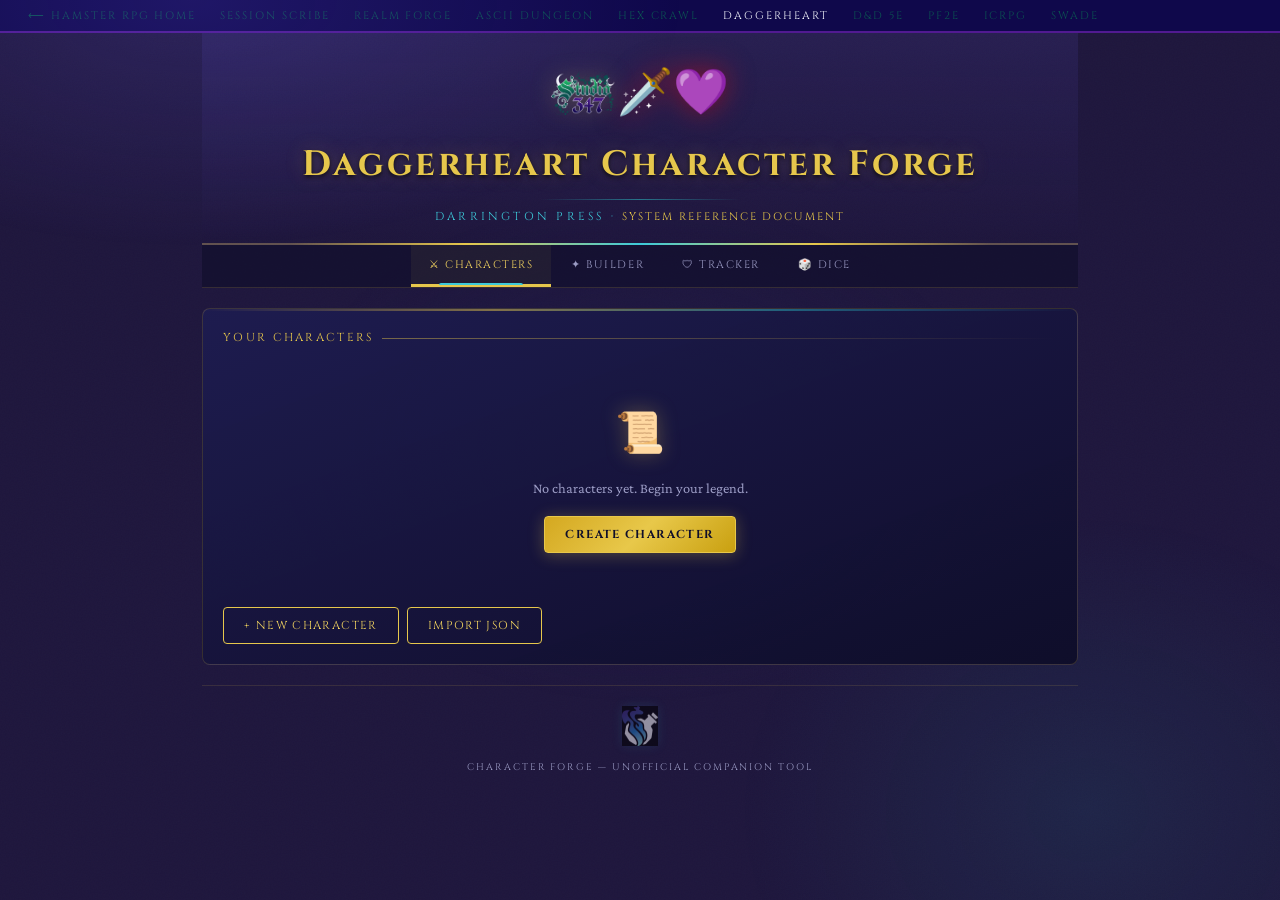
<file: daggerheart-character-forge.html>
<!DOCTYPE html>
<html lang="en">
<head>
<meta charset="UTF-8">
<meta name="viewport" content="width=device-width, initial-scale=1.0, maximum-scale=1.0">
<meta name="theme-color" content="#1a0a2e">
<meta name="apple-mobile-web-app-capable" content="yes">
<meta name="apple-mobile-web-app-status-bar-style" content="black-translucent">
<title>Daggerheart — Character Forge</title>
<link rel="preconnect" href="https://fonts.googleapis.com">
<link href="https://fonts.googleapis.com/css2?family=Cinzel+Decorative:wght@400;700;900&family=Crimson+Pro:ital,wght@0,300;0,400;0,600;1,300;1,400&family=Cinzel:wght@400;600;700&display=swap" rel="stylesheet">
<style>
  :root {
    /* ── rpg-dgrhrt Palette (rpg-dgrhrt.scss) ── */
    --dh-dark-amethyst: #1d153c;
    --dh-tech-blue:     #395da7;
    --dh-strong-cyan:   #3dcad9;
    --dh-royal-gold:    #e6c74c;
    --dh-white:         #ffffff;

    /* ── Studio347 Palette ── */
    --s347-midnight-violet: #0d0221;
    --s347-deep-twilight:   #0f084b;
    --s347-dark-slate-grey: #0b5351;
    --s347-emerald:         #23ce6b;
    --s347-indigo-velvet:   #511a91;
    --s347-ghost-white:     #f6f8ff;

    /* ── Semantic Tokens ── */
    --bg-deep:       var(--dh-dark-amethyst);
    --bg-card:       #181640;
    --bg-card2:      #1e1c50;
    --bg-card3:      #13122e;
    --accent-gold:   var(--dh-royal-gold);
    --accent-gold2:  #f5d660;
    --accent-hope:   var(--dh-strong-cyan);
    --accent-fear:   #e04444;
    --accent-teal:   var(--dh-strong-cyan);
    --accent-purple: var(--dh-tech-blue);
    --text-primary:  var(--dh-white);
    --text-muted:    #9b9bc4;
    --text-gold:     var(--dh-royal-gold);
    --border:        rgba(232,200,74,0.2);
    --border-bright: rgba(232,200,74,0.55);
    --shadow:        0 8px 40px rgba(0,0,0,0.6);
    --glow-gold:     0 0 20px rgba(201,168,76,0.3);
    --glow-hope:     0 0 20px rgba(46,207,212,0.4);
    --glow-fear:     0 0 20px rgba(192,64,64,0.4);
    --transition:    all 0.25s cubic-bezier(0.4,0,0.2,1);
    --radius:        12px;
  }

  * { box-sizing: border-box; margin: 0; padding: 0; }

  body {
    background: var(--bg-deep);
    background-image: url("data:image/svg+xml,%3Csvg xmlns='http://www.w3.org/2000/svg' width='400' height='400'%3E%3Cfilter id='n'%3E%3CfeTurbulence type='fractalNoise' baseFrequency='0.75' numOctaves='4' stitchTiles='stitch'/%3E%3C/filter%3E%3Crect width='400' height='400' filter='url(%23n)' opacity='0.022'/%3E%3C/svg%3E");
    color: var(--text-primary);
    font-family: 'Crimson Pro', Georgia, serif;
    font-size: 16px;
    line-height: 1.6;
    min-height: 100vh;
    overflow-x: hidden;
  }

  body::before {
    content: '';
    position: fixed;
    inset: 0;
    background: 
      radial-gradient(ellipse 70% 50% at 15% 0%, rgba(107,92,231,0.18) 0%, transparent 55%),
      radial-gradient(ellipse 50% 60% at 85% 90%, rgba(46,207,212,0.08) 0%, transparent 55%),
      radial-gradient(ellipse 40% 40% at 50% 50%, rgba(30,28,80,0.4) 0%, transparent 70%);
    pointer-events: none;
    z-index: 0;
  }

  #app { position: relative; z-index: 1; max-width: 900px; margin: 0 auto; padding: 0 12px 80px; }

  /* ========= HEADER ========= */
  .app-header {
    text-align: center;
    padding: 24px 20px 16px;
    border-bottom: 2px solid rgba(232,200,74,0.3);
    margin-bottom: 0;
    background: linear-gradient(180deg, rgba(107,92,231,0.12) 0%, transparent 100%);
    position: relative;
  }
  .app-header::after {
    content: '';
    position: absolute;
    bottom: -2px; left: 10%; right: 10%;
    height: 2px;
    background: linear-gradient(to right, transparent, var(--accent-gold), var(--accent-teal), var(--accent-gold), transparent);
  }
  .header-title {
    font-family: 'Cinzel', serif;
    font-size: clamp(1.4rem, 5vw, 2.2rem);
    font-weight: 700;
    color: var(--text-gold);
    text-shadow: 0 0 20px rgba(201,168,76,0.3), 0 2px 4px rgba(0,0,0,0.8);
    letter-spacing: 0.08em;
    margin-bottom: 2px;
    animation: fade-down 0.6s ease both;
  }
  .header-logo-row {
    display: flex;
    justify-content: center;
    align-items: center;
    margin-bottom: 8px;
  }
  .header-logo-img {
    height: clamp(28px, 5vw, 44px);
    width: auto;
    filter: drop-shadow(0 0 12px rgba(232,200,74,0.3));
  }
  .header-emoji { font-size: clamp(1.8rem, 5vw, 2.8rem); filter: drop-shadow(0 0 14px rgba(227,8,18,0.5)); animation: breathe 4s ease-in-out infinite; }
  @keyframes breathe { 0%,100%{filter:drop-shadow(0 0 10px rgba(227,8,18,0.4));} 50%{filter:drop-shadow(0 0 22px rgba(227,8,18,0.7));} }
  .header-divider {
    width: 200px;
    height: 1px;
    background: linear-gradient(to right, transparent, rgba(46,207,212,0.5), transparent);
    margin: 6px auto 8px;
  }
  .app-header .header-subtitle {
    font-family: 'Cinzel', serif;
    color: var(--accent-teal);
    font-size: 0.72rem;
    letter-spacing: 0.28em;
    text-transform: uppercase;
  }

  /* ========= NAV TABS ========= */
  .nav-tabs {
    display: flex;
    gap: 2px;
    padding: 0;
    border-bottom: 1px solid rgba(232,200,74,0.15);
    margin-bottom: 20px;
    flex-wrap: wrap;
    justify-content: center;
    background: rgba(15,14,42,0.6);
  }
  .nav-tab {
    font-family: 'Cinzel', serif;
    font-size: 0.68rem;
    letter-spacing: 0.14em;
    text-transform: uppercase;
    padding: 12px 18px;
    border: none;
    border-bottom: 3px solid transparent;
    background: transparent;
    color: var(--text-muted);
    cursor: pointer;
    transition: var(--transition);
    white-space: nowrap;
    position: relative;
  }
  .nav-tab:hover { color: #ffffff; border-bottom-color: rgba(232,200,74,0.4); }
  .nav-tab.active {
    color: var(--accent-gold2);
    border-bottom-color: var(--accent-gold);
    background: rgba(232,200,74,0.06);
  }
  .nav-tab.active::before {
    content: '';
    position: absolute;
    bottom: -1px; left: 20%; right: 20%;
    height: 2px;
    background: var(--accent-teal);
    border-radius: 2px 2px 0 0;
  }

  /* ========= VIEWS ========= */
  .view { display: none; }
  .view.active { display: block; }

  /* ========= CARDS ========= */
  .card {
    background: linear-gradient(160deg, rgba(30,28,80,0.95) 0%, rgba(15,14,42,0.98) 100%);
    border: 1px solid rgba(232,200,74,0.18);
    border-radius: 8px;
    padding: 20px;
    margin-bottom: 16px;
    position: relative;
    overflow: hidden;
  }
  .card::before {
    content: '';
    position: absolute;
    top: 0; left: 0; right: 0;
    height: 2px;
    background: linear-gradient(to right, transparent, rgba(232,200,74,0.5), rgba(46,207,212,0.4), transparent);
    pointer-events: none;
  }
  .card-title {
    font-family: 'Cinzel', serif;
    font-size: 0.72rem;
    letter-spacing: 0.2em;
    text-transform: uppercase;
    color: var(--accent-gold);
    margin-bottom: 14px;
    display: flex;
    align-items: center;
    gap: 8px;
  }
  .card-title::after {
    content: '';
    flex: 1;
    height: 1px;
    background: linear-gradient(to right, rgba(232,200,74,0.45), transparent);
  }

  /* ========= BUTTONS ========= */
  .btn {
    font-family: 'Cinzel', serif;
    font-size: 0.72rem;
    letter-spacing: 0.12em;
    text-transform: uppercase;
    padding: 10px 20px;
    border: 1.5px solid var(--accent-gold);
    background: transparent;
    color: var(--accent-gold2);
    cursor: pointer;
    border-radius: 4px;
    transition: var(--transition);
    position: relative;
    overflow: hidden;
  }
  .btn::before {
    content: '';
    position: absolute;
    inset: 0;
    background: linear-gradient(135deg, rgba(232,200,74,0.0) 0%, rgba(232,200,74,0.08) 100%);
    opacity: 0;
    transition: opacity 0.2s;
  }
  .btn:hover::before { opacity: 1; }
  .btn:hover { border-color: var(--accent-gold2); box-shadow: 0 0 14px rgba(232,200,74,0.25), inset 0 0 8px rgba(232,200,74,0.05); color: #fff; }
  .btn.btn-primary { 
    background: linear-gradient(135deg, #d4a820 0%, #e8c84a 50%, #c9a010 100%); 
    color: #0f0e2a; 
    border-color: #e8c84a;
    font-weight: 700;
    box-shadow: 0 2px 16px rgba(232,200,74,0.3);
  }
  .btn.btn-primary:hover { background: linear-gradient(135deg, #e8c84a 0%, #f5d660 50%, #d4a820 100%); box-shadow: 0 4px 24px rgba(232,200,74,0.5); }
  .btn.btn-hope { border-color: var(--accent-teal); color: var(--accent-teal); }
  .btn.btn-hope:hover { background: rgba(46,207,212,0.12); box-shadow: 0 0 14px rgba(46,207,212,0.3); }
  .btn.btn-fear { border-color: var(--accent-fear); color: var(--accent-fear); }
  .btn.btn-fear:hover { background: rgba(224,68,68,0.12); box-shadow: 0 0 20px rgba(224,68,68,0.4); }
  .btn.btn-teal { border-color: var(--accent-teal); color: var(--accent-teal); }
  .btn.btn-teal:hover { background: rgba(46,207,212,0.1); }
  .btn.btn-sm { padding: 5px 12px; font-size: 0.65rem; }
  .btn.btn-danger { border-color: #e04444; color: #e06060; }
  .btn-row { display: flex; gap: 8px; flex-wrap: wrap; margin-top: 10px; }

  /* ========= FORM ELEMENTS ========= */
  label { display: block; font-family: 'Cinzel', serif; font-size: 0.68rem; letter-spacing: 0.12em; text-transform: uppercase; color: var(--text-muted); margin-bottom: 5px; margin-top: 12px; }
  label:first-child { margin-top: 0; }
  input[type=text], input[type=number], textarea, select {
    width: 100%;
    background: rgba(10,9,30,0.7);
    border: 1px solid rgba(232,200,74,0.22);
    border-radius: 6px;
    color: var(--text-primary);
    font-family: 'Crimson Pro', serif;
    font-size: 1rem;
    padding: 8px 12px;
    transition: var(--transition);
    outline: none;
    -webkit-appearance: none;
  }
  input[type=text]:focus, input[type=number]:focus, textarea:focus, select:focus {
    border-color: var(--accent-gold);
    box-shadow: 0 0 0 2px rgba(232,200,74,0.15);
  }
  textarea { resize: vertical; min-height: 80px; }
  select option { background: #1e1235; color: var(--text-primary); }
  .form-row { display: grid; grid-template-columns: 1fr 1fr; gap: 12px; }
  .form-row-3 { display: grid; grid-template-columns: 1fr 1fr 1fr; gap: 10px; }
  @media(max-width: 520px) { .form-row, .form-row-3 { grid-template-columns: 1fr; } }

  /* ========= STAT DISPLAY ========= */
  .trait-grid { display: grid; grid-template-columns: repeat(3, 1fr); gap: 10px; }
  @media(max-width: 420px) { .trait-grid { grid-template-columns: repeat(2, 1fr); } }
  .trait-box {
    background: rgba(15,14,42,0.8);
    border: 1px solid rgba(232,200,74,0.2);
    border-radius: 8px;
    padding: 12px 8px;
    text-align: center;
    transition: var(--transition);
    cursor: default;
  }
  .trait-box:hover { border-color: rgba(232,200,74,0.45); }
  .trait-name { font-family: 'Cinzel', serif; font-size: 0.58rem; letter-spacing: 0.15em; text-transform: uppercase; color: var(--text-muted); }
  .trait-val { font-family: 'Cinzel Decorative', serif; font-size: 1.7rem; color: var(--accent-gold2); line-height: 1.1; margin: 2px 0; }
  .trait-val.negative { color: #e06060; }
  .trait-val.positive { color: var(--accent-teal); }

  /* ========= TRACKER BUBBLES ========= */
  .bubble-row { display: flex; gap: 6px; flex-wrap: wrap; align-items: center; margin-top: 6px; }
  .bubble {
    width: 32px; height: 32px;
    border-radius: 50%;
    border: 2px solid rgba(232,200,74,0.25);
    background: transparent;
    cursor: pointer;
    transition: var(--transition);
    flex-shrink: 0;
    display: flex; align-items: center; justify-content: center;
    font-size: 0.6rem;
    font-family: 'Cinzel', serif;
    color: transparent;
  }
  .bubble.hope { border-color: rgba(46,207,212,0.5); }
  .bubble.hope.filled { background: var(--accent-teal); box-shadow: 0 0 10px rgba(46,207,212,0.5); border-color: var(--accent-teal); color: #0f0e2a; }
  .bubble.fear { border-color: rgba(192,64,64,0.5); }
  .bubble.fear.filled { background: var(--accent-fear); box-shadow: 0 0 10px rgba(192,64,64,0.4); border-color: var(--accent-fear); color: white; }
  .bubble.stress { border-color: rgba(180,80,220,0.5); }
  .bubble.stress.filled { background: #7830b0; box-shadow: 0 0 10px rgba(150,60,200,0.5); border-color: #b060e0; color: white; }
  .bubble.armor { border-color: rgba(160,160,80,0.5); }
  .bubble.armor.filled { background: #808030; box-shadow: 0 0 10px rgba(120,120,40,0.3); border-color: #c0c040; color: white; }
  .bubble.hp { border-color: rgba(80,200,100,0.4); }
  .bubble.hp.filled { background: #2a7040; border-color: #40b060; color: white; }
  .bubble.hp.minor-dmg { background: rgba(200,150,50,0.3); border-color: rgba(200,150,50,0.7); }
  .bubble.hp.major-dmg { background: rgba(200,60,60,0.3); border-color: rgba(200,60,60,0.7); }
  .bubble.hp.severe-dmg { background: rgba(140,20,20,0.5); border-color: rgba(200,20,20,0.8); }

  /* ========= BIG TRACKER NUMBERS ========= */
  .tracker-section { margin-bottom: 20px; }
  .tracker-label {
    font-family: 'Cinzel', serif;
    font-size: 0.68rem;
    letter-spacing: 0.18em;
    text-transform: uppercase;
    color: var(--text-muted);
    margin-bottom: 6px;
    display: flex; align-items: center; gap: 10px;
  }
  .tracker-label .count { color: var(--text-primary); font-family: 'Cinzel Decorative', serif; font-size: 1rem; }

  /* ========= HP DAMAGE THRESHOLDS ========= */
  .threshold-display {
    display: flex;
    gap: 8px;
    align-items: center;
    flex-wrap: wrap;
    margin-top: 8px;
  }
  .threshold-badge {
    padding: 4px 12px;
    border-radius: 20px;
    font-family: 'Cinzel', serif;
    font-size: 0.68rem;
    letter-spacing: 0.1em;
    border: 1px solid;
  }
  .threshold-badge.minor { border-color: rgba(200,150,50,0.7); color: #c08030; background: rgba(200,150,50,0.1); }
  .threshold-badge.major { border-color: rgba(200,80,60,0.7); color: #c04030; background: rgba(200,80,60,0.1); }
  .threshold-badge.severe { border-color: rgba(180,20,20,0.8); color: #c02020; background: rgba(180,20,20,0.15); }

  /* ========= ABILITY CARDS ========= */
  .ability-list { display: flex; flex-direction: column; gap: 10px; }
  .ability-card {
    background: rgba(15,14,42,0.7);
    border: 1px solid rgba(232,200,74,0.18);
    border-radius: 8px;
    padding: 12px 14px;
    position: relative;
    transition: var(--transition);
  }
  .ability-card:hover { border-color: rgba(232,200,74,0.45); background: rgba(30,28,80,0.8); }
  .ability-card .ability-name { font-family: 'Cinzel', serif; font-size: 0.82rem; color: var(--accent-gold2); margin-bottom: 4px; }
  .ability-card .ability-domain { font-size: 0.7rem; color: var(--accent-teal); font-style: italic; }
  .ability-card .ability-desc { color: var(--text-muted); font-size: 0.9rem; margin-top: 6px; }
  .ability-card .ability-cost {
    position: absolute; top: 10px; right: 10px;
    font-size: 0.7rem; font-family: 'Cinzel', serif;
    padding: 2px 8px; border-radius: 12px;
    border: 1px solid rgba(46,207,212,0.5);
    color: var(--accent-teal);
    background: rgba(46,207,212,0.08);
  }
  .ability-used { opacity: 0.45; }
  .ability-used .ability-name::after { content: ' [USED]'; color: var(--accent-fear); font-size: 0.7rem; }

  /* ========= EQUIPMENT LIST ========= */
  .equip-item {
    display: flex; align-items: center; gap: 10px;
    padding: 10px 12px;
    background: rgba(15,14,42,0.6);
    border: 1px solid rgba(232,200,74,0.18);
    border-radius: 8px;
    margin-bottom: 8px;
    transition: var(--transition);
  }
  .equip-item:hover { border-color: rgba(232,200,74,0.45); }
  .equip-item .equip-name { flex: 1; font-size: 0.95rem; }
  .equip-item .equip-qty {
    font-family: 'Cinzel', serif;
    font-size: 0.75rem;
    color: var(--accent-gold);
    background: rgba(232,200,74,0.1);
    border: 1px solid rgba(232,200,74,0.3);
    border-radius: 4px;
    padding: 2px 8px;
    cursor: pointer;
    user-select: none;
  }
  .equip-item .equip-qty:hover { background: rgba(232,200,74,0.2); }

  /* ========= CHARACTER BUILDER WIZARD ========= */
  .wizard-progress {
    display: flex;
    justify-content: center;
    flex-wrap: wrap;
    gap: 4px;
    margin-bottom: 28px;
    padding: 12px 0;
    border-bottom: 1px solid rgba(232,200,74,0.12);
  }
  .wizard-step-dot {
    width: 28px; height: 28px;
    border-radius: 50%;
    border: 2px solid rgba(232,200,74,0.25);
    display: flex; align-items: center; justify-content: center;
    font-family: 'Cinzel', serif;
    font-size: 0.6rem;
    color: var(--text-muted);
    cursor: pointer;
    transition: var(--transition);
    position: relative;
  }
  .wizard-step-dot::after {
    content: attr(data-label);
    position: absolute;
    bottom: -18px;
    left: 50%; transform: translateX(-50%);
    white-space: nowrap;
    font-size: 0.5rem;
    letter-spacing: 0.05em;
    display: none;
  }
  @media(min-width: 600px) { .wizard-step-dot::after { display: block; } }
  .wizard-step-dot.done { border-color: var(--accent-gold); background: rgba(232,200,74,0.15); color: var(--accent-gold2); }
  .wizard-step-dot.active { border-color: var(--accent-teal); background: rgba(46,207,212,0.12); color: var(--accent-teal); box-shadow: 0 0 12px rgba(46,207,212,0.3); }
  .wizard-connector {
    width: 20px; height: 2px;
    background: rgba(232,200,74,0.18);
    align-self: center;
    margin-bottom: 18px;
  }
  @media(max-width: 599px) { .wizard-connector { margin-bottom: 0; } }
  .wizard-page { display: none; animation: fadeIn 0.3s ease; }
  .wizard-page.active { display: block; }
  @keyframes fadeIn { from { opacity: 0; transform: translateY(10px); } to { opacity: 1; transform: none; } }
  .wizard-nav { display: flex; justify-content: space-between; margin-top: 20px; }

  /* ========= CLASS SELECTOR ========= */
  .class-grid { display: grid; grid-template-columns: repeat(3, 1fr); gap: 10px; }
  @media(max-width: 500px) { .class-grid { grid-template-columns: repeat(2, 1fr); } }
  .class-card {
    border: 1px solid rgba(232,200,74,0.2);
    border-radius: 8px;
    padding: 14px 10px;
    text-align: center;
    cursor: pointer;
    transition: var(--transition);
    background: rgba(15,14,42,0.7);
    position: relative;
    overflow: hidden;
  }
  .class-card::after {
    content: '';
    position: absolute;
    bottom: 0; left: 0; right: 0;
    height: 2px;
    background: transparent;
    transition: background 0.2s;
  }
  .class-card:hover { border-color: rgba(232,200,74,0.5); background: rgba(30,28,80,0.8); }
  .class-card:hover::after { background: linear-gradient(to right, transparent, var(--accent-gold), transparent); }
  .class-card.selected { border-color: var(--accent-teal); background: rgba(46,207,212,0.08); box-shadow: 0 0 20px rgba(46,207,212,0.15); }
  .class-card.selected::after { background: linear-gradient(to right, transparent, var(--accent-teal), transparent); }
  .class-card .class-icon { font-size: 1.6rem; margin-bottom: 6px; }
  .class-card .class-name { font-family: 'Cinzel', serif; font-size: 0.72rem; letter-spacing: 0.1em; color: var(--accent-gold2); }
  .class-card .class-domains { font-size: 0.68rem; color: var(--text-muted); margin-top: 3px; }
  .class-card.selected .class-domains { color: var(--accent-teal); }

  /* ========= SELECTION CARDS ========= */
  .sel-grid { display: grid; grid-template-columns: repeat(2, 1fr); gap: 10px; }
  @media(max-width: 440px) { .sel-grid { grid-template-columns: 1fr; } }
  .sel-card {
    border: 1px solid rgba(232,200,74,0.18);
    border-radius: 8px;
    padding: 12px;
    cursor: pointer;
    transition: var(--transition);
    background: rgba(15,14,42,0.6);
    position: relative;
  }
  .sel-card:hover { border-color: rgba(232,200,74,0.45); background: rgba(30,28,80,0.8); }
  .sel-card.selected { border-color: var(--accent-teal); background: rgba(46,207,212,0.07); box-shadow: 0 0 14px rgba(46,207,212,0.12); }
  .sel-card .sel-name { font-family: 'Cinzel', serif; font-size: 0.78rem; color: var(--accent-gold2); margin-bottom: 5px; }
  .sel-card .sel-desc { font-size: 0.82rem; color: var(--text-muted); }

  /* ========= TRAIT ASSIGNMENT ========= */
  .trait-assign-grid { display: grid; grid-template-columns: repeat(2, 1fr); gap: 10px; }
  @media(max-width: 420px) { .trait-assign-grid { grid-template-columns: 1fr; } }
  .trait-assign-row { display: flex; align-items: center; gap: 10px; }
  .trait-assign-name { font-family: 'Cinzel', serif; font-size: 0.72rem; width: 80px; color: var(--text-primary); }
  .trait-assign-val {
    display: flex; align-items: center; gap: 6px;
  }
  .trait-assign-val button {
    width: 28px; height: 28px;
    border: 1px solid var(--border);
    background: rgba(0,0,0,0.3);
    color: var(--accent-gold);
    border-radius: 4px;
    cursor: pointer;
    font-size: 1rem; line-height: 1;
    transition: var(--transition);
  }
  .trait-assign-val button:hover { border-color: var(--accent-gold); background: rgba(201,168,76,0.15); }
  .trait-assign-val .val-display { font-family: 'Cinzel Decorative', serif; font-size: 1.2rem; min-width: 36px; text-align: center; color: var(--accent-gold2); }

  /* ========= NOTES ========= */
  .notes-area { min-height: 120px; }

  /* ========= MODAL ========= */
  .modal-overlay {
    display: none; position: fixed; inset: 0;
    background: rgba(0,0,0,0.75);
    z-index: 100; align-items: center; justify-content: center;
    padding: 20px;
    backdrop-filter: blur(4px);
  }
  .modal-overlay.open { display: flex; }
  .modal {
    background: linear-gradient(135deg, var(--bg-card2) 0%, var(--bg-card) 100%);
    border: 1px solid var(--border-bright);
    border-radius: var(--radius);
    padding: 24px;
    max-width: 480px; width: 100%;
    max-height: 80vh; overflow-y: auto;
    box-shadow: var(--shadow), 0 0 20px rgba(232,200,74,0.3);
  }
  .modal h3 { font-family: 'Cinzel', serif; color: var(--accent-gold2); margin-bottom: 14px; }
  .modal-close { float: right; cursor: pointer; color: var(--text-muted); font-size: 1.2rem; background: none; border: none; }
  .modal-close:hover { color: var(--text-primary); }

  /* ========= CHARACTERS LIST ========= */
  .char-list-item {
    display: flex; align-items: center; gap: 12px;
    padding: 14px 16px;
    border: 1px solid var(--border);
    border-radius: 8px;
    margin-bottom: 10px;
    cursor: pointer;
    transition: var(--transition);
    background: rgba(15,14,42,0.7);
  }
  .char-list-item:hover { border-color: rgba(232,200,74,0.45); background: rgba(30,28,80,0.8); }
  .char-list-item .char-name { font-family: 'Cinzel', serif; font-size: 0.9rem; color: var(--accent-gold2); }
  .char-list-item .char-meta { font-size: 0.8rem; color: var(--text-muted); }
  .char-list-item .char-actions { margin-left: auto; display: flex; gap: 6px; }
  .char-avatar { width: 40px; height: 40px; border-radius: 50%; background: rgba(232,200,74,0.12); border: 2px solid rgba(232,200,74,0.3); display: flex; align-items: center; justify-content: center; font-size: 1.2rem; flex-shrink: 0; }

  /* ========= DICE ROLLER ========= */
  .dice-result {
    text-align: center;
    padding: 20px;
    background: rgba(0,0,0,0.3);
    border-radius: 10px;
    border: 1px solid var(--border);
  }
  .dice-result .result-num { font-family: 'Cinzel Decorative', serif; font-size: 3rem; line-height: 1; }
  .dice-result .result-hope { color: var(--accent-teal); }
  .dice-result .result-fear { color: var(--accent-fear); }
  .dice-result .result-label { font-family: 'Cinzel', serif; font-size: 0.8rem; letter-spacing: 0.15em; color: var(--text-muted); margin-top: 4px; }
  .dice-row { display: flex; gap: 8px; justify-content: center; flex-wrap: wrap; margin-top: 14px; }

  /* ========= SCROLLBAR ========= */
  ::-webkit-scrollbar { width: 6px; height: 6px; }
  ::-webkit-scrollbar-track { background: rgba(0,0,0,0.2); }
  ::-webkit-scrollbar-thumb { background: var(--border-bright); border-radius: 3px; }

  /* ========= SECTION DIVIDER ========= */
  .divider { height: 1px; background: linear-gradient(to right, transparent, var(--border), transparent); margin: 16px 0; }

  /* ========= RESPONSIVE TRACKER GRID ========= */
  .tracker-grid { display: grid; grid-template-columns: 1fr 1fr; gap: 16px; }
  @media(max-width: 500px) { .tracker-grid { grid-template-columns: 1fr; } }

  /* ========= TOAST ========= */
  #toast {
    position: fixed; bottom: 80px; left: 50%; transform: translateX(-50%);
    background: rgba(20,18,60,0.97);
    border: 1px solid var(--accent-gold);
    border-radius: 8px;
    padding: 10px 20px;
    font-family: 'Cinzel', serif;
    font-size: 0.75rem;
    letter-spacing: 0.1em;
    color: var(--accent-gold2);
    z-index: 200;
    opacity: 0;
    transition: opacity 0.3s;
    pointer-events: none;
    white-space: nowrap;
  }
  #toast.show { opacity: 1; }

  /* ========= CONDITION BADGES ========= */
  .condition-badge {
    display: inline-flex; align-items: center; gap: 6px;
    padding: 4px 12px;
    border-radius: 20px;
    font-family: 'Cinzel', serif;
    font-size: 0.65rem;
    letter-spacing: 0.1em;
    border: 1px solid;
    cursor: pointer;
    transition: var(--transition);
    margin: 3px;
    user-select: none;
  }
  .condition-badge.inactive { border-color: var(--border); color: var(--text-muted); background: rgba(0,0,0,0.2); }
  .condition-badge.active { box-shadow: 0 0 8px currentColor; }
  .cond-Restrained { color: #c09040; border-color: #c09040; background: rgba(192,144,64,0.15); }
  .cond-Vulnerable { color: #c04060; border-color: #c04060; background: rgba(192,64,96,0.15); }
  .cond-Frightened { color: #a040c0; border-color: #a040c0; background: rgba(160,64,192,0.15); }
  .cond-Hindered { color: #8080a0; border-color: #8080a0; background: rgba(128,128,160,0.15); }
  .cond-Poisoned { color: #40c040; border-color: #40c040; background: rgba(64,192,64,0.1); }
  .cond-Stunned { color: #c0c040; border-color: #c0c040; background: rgba(192,192,64,0.1); }
  .cond-Hidden { color: #6080c0; border-color: #6080c0; background: rgba(96,128,192,0.1); }

  /* ========= EMPTY STATE ========= */
  .empty-state { text-align: center; padding: 40px 20px; color: var(--text-muted); }
  .empty-state .big-icon { font-size: 2.5rem; margin-bottom: 12px; filter: drop-shadow(0 0 10px rgba(232,200,74,0.3)); }
  .empty-state p { font-size: 0.9rem; margin-bottom: 16px; }

  /* ── BACK BANNER ──────────────────────────────────────── */
  .back-banner {
    grid-area: back;
    background: var(--s347-deep-twilight);
    border-bottom: 1px solid var(--s347-indigo-velvet);
    padding: 7px 28px;
    display: flex; gap: 24px;
  }
  .back-banner a {
    font-family: 'Cinzel', serif; font-size: 0.68rem; letter-spacing: 0.18em;
    text-transform: uppercase; color: var(--s347-dark-slate-grey); text-decoration: none;
    transition: color 0.2s;
  }
  .back-banner a:hover { color: var(--s347-emerald); }
  .back-banner .bc-current { color: var(--s347-ghost-white); pointer-events: none; }

</style>
</head>
<body>

  <!-- BACK BANNER -->
<div class="back-banner">
  <a href="index.html">⟵ Hamster RPG Home</a>
  <a href="session-scribe.html">Session Scribe</a>
  <a href="realm-forge.html">Realm Forge</a>
  <a href="ascii-dungeon.html">ASCII Dungeon</a>
  <a href="hex-crawl-generator.html">Hex Crawl</a> 
  <a href="daggerheart-character-forge.html" class="bc-current">Daggerheart</a>
  <a href="dnd5e-character-forge.html">D&D 5e</a>
  <a href="pf2e-character-forge.html">PF2e</a>
  <a href="icrpg-character-forge.html">ICRPG</a>
  <a href="swade-character-forge.html">SWADE</a>
</div>

<hr style="border:none;border-top:1px solid #511a91;margin:0;">
<div id="app">
  <!-- ========= Header ========= -->
  <header class="app-header">
    <div class="header-logo-row">
      <img src="ref/logo.png" alt="Studio 347 Logo" class="header-logo-img" onerror="this.style.display='none'">
      <div class="header-emoji">🗡️💜</div>
    </div>
    <div class="header-title">Daggerheart Character Forge</div>
    <div class="header-divider"></div>
    <div class="header-subtitle">Darrington Press · <a href="https://www.daggerheart.com/srd/" target="_blank" style="font-family:'Cinzel',serif;font-size:0.68rem;letter-spacing:0.18em;text-transform:uppercase;color:#e8c84a;text-decoration:none;transition:color 0.2s;" onmouseover="this.style.color='#6b5ce7'" onmouseout="this.style.color='#9b9bc4'">System Reference Document</a></div>
  </header>

  <nav class="nav-tabs">
    <button class="nav-tab active" onclick="showView('characters')">⚔ Characters</button>
    <button class="nav-tab" onclick="showView('builder')">✦ Builder</button>
    <button class="nav-tab" id="tab-tracker" onclick="showView('tracker')">🛡 Tracker</button>
    <button class="nav-tab" onclick="showView('dice')">🎲 Dice</button>
  </nav>

  <!-- =========== CHARACTERS LIST VIEW =========== -->
  <div id="view-characters" class="view active">
    <div class="card">
      <div class="card-title">Your Characters</div>
      <div id="char-list">
        <div class="empty-state">
          <img src="[data-uri]" alt="" style="height:64px;opacity:0.7;margin-bottom:12px;filter:drop-shadow(0 0 10px rgba(46,207,212,0.25));">
          <p>No characters yet. Begin your legend.</p>
          <button class="btn btn-primary" onclick="newCharacter()">Create Character</button>
        </div>
      </div>
      <div class="btn-row" style="margin-top:14px;">
        <button class="btn" onclick="newCharacter()">+ New Character</button>
        <button class="btn" onclick="importChar()">Import JSON</button>
      </div>
    </div>
  </div>

  <!-- =========== BUILDER VIEW =========== -->
  <div id="view-builder" class="view">
    <div class="card">
      <div class="card-title">Character Builder</div>
      <div class="wizard-progress" id="wizard-progress"></div>
      <div id="wizard-pages"></div>
      <div class="wizard-nav">
        <button class="btn" id="btn-prev" onclick="wizardPrev()" style="visibility:hidden">← Previous</button>
        <button class="btn btn-primary" id="btn-next" onclick="wizardNext()">Next →</button>
      </div>
    </div>
  </div>

  <!-- =========== TRACKER VIEW =========== -->
  <div id="view-tracker" class="view">
    <div id="tracker-content">
      <div class="empty-state">
        <div class="big-icon">🗡</div>
        <p>Select or create a character to begin tracking.</p>
        <button class="btn btn-primary" onclick="showView('characters')">Go to Characters</button>
      </div>
    </div>
  </div>

  <!-- =========== DICE VIEW =========== -->
  <div id="view-dice" class="view">
    <div class="card">
      <div class="card-title">Duality Dice</div>
      <div class="dice-result" id="dice-result">
        <div style="color:var(--text-muted); font-family:'Cinzel',serif; font-size:0.8rem; letter-spacing:0.15em;">Roll to reveal your fate...</div>
      </div>
      <div class="dice-row">
        <button class="btn btn-teal" onclick="rollDuality()">⊕ Roll Duality (2d12)</button>
      </div>
      <div class="divider"></div>
      <div class="card-title">Standard Dice</div>
      <div class="dice-row">
        <button class="btn btn-sm" onclick="rollDie(4)">d4</button>
        <button class="btn btn-sm" onclick="rollDie(6)">d6</button>
        <button class="btn btn-sm" onclick="rollDie(8)">d8</button>
        <button class="btn btn-sm" onclick="rollDie(10)">d10</button>
        <button class="btn btn-sm" onclick="rollDie(12)">d12</button>
        <button class="btn btn-sm" onclick="rollDie(20)">d20</button>
        <button class="btn btn-sm" onclick="rollDie(100)">d100</button>
      </div>
      <div id="std-result" style="margin-top:14px; text-align:center; font-family:'Cinzel Decorative',serif; font-size:1.5rem; color:var(--accent-gold2);"></div>

      <div class="divider"></div>
      <div class="card-title">Roll with Trait</div>
      <div style="display:flex; gap:10px; align-items:flex-end; flex-wrap:wrap;">
        <div style="flex:1; min-width:140px;">
          <label>Trait Modifier</label>
          <input type="number" id="trait-mod" value="0" min="-3" max="5" style="width:100%">
        </div>
        <div style="flex:1; min-width:140px;">
          <label>Hope Spent (+2)</label>
          <select id="hope-spend" style="width:100%">
            <option value="0">None</option>
            <option value="2">+2 (Spend Hope)</option>
          </select>
        </div>
        <button class="btn btn-primary" onclick="rollTrait()" style="align-self:flex-end;">Roll</button>
      </div>
      <div id="trait-result" style="margin-top:14px; text-align:center;"></div>
    </div>
  </div>
  <footer style="text-align:center; padding:20px 0 8px; border-top:1px solid rgba(232,200,74,0.12); margin-top:20px;">
    <img src="[data-uri]" alt="Compatible with Daggerheart" style="height:40px; opacity:0.55; filter:drop-shadow(0 0 6px rgba(46,207,212,0.2));">
    <div style="font-family:'Cinzel',serif; font-size:0.6rem; letter-spacing:0.2em; color:var(--text-muted); margin-top:6px; text-transform:uppercase;">Character Forge — Unofficial Companion Tool</div>
  </footer>
</div>

<div id="modal-overlay" class="modal-overlay" onclick="closeModal(event)">
  <div class="modal" id="modal">
    <button class="modal-close" onclick="closeModal()">✕</button>
    <div id="modal-content"></div>
  </div>
</div>

<div id="toast"></div>

<script>
// =====================================================================
// DATA DEFINITIONS
// =====================================================================
// =====================================================================
// DATA — sourced from the Daggerheart SRD (daggerheart.org / daggerheart.su)
// =====================================================================
const CLASSES = [
  {
    name: 'Bard', icon: '🎵', domains: ['Grace', 'Codex'], hp: 5, stress: 6, evasion: 10,
    subclasses: ['Troubadour', 'Wordsmith'],
    desc: 'Bards are the most charismatic people in all the realms — masters of captivation who specialize in singing, playing instruments, weaving tales, or telling jokes. They thrive in social situations but can just as easily tear a party apart.',
    classItems: 'A romance novel or a letter never opened',
    classFeature: 'Make a Scene: Spend 3 Hope to temporarily Distract a target within Close range, giving them a -2 penalty to their Difficulty.',
    classFeature2: 'Rally: Once per session, describe how you rally the party and give yourself and each ally a Rally Die (d6 at level 1, d8 at level 5). Spend it to add its result to an action, reaction, or damage roll, or clear that many Stress.',
    backgroundQuestions: [
      'Who from your community taught you to have such confidence in yourself?',
      'You were in love once. Who did you adore, and how did they hurt you?',
      'You\'ve always looked up to another bard. Who are they, and why do you idolize them?',
      'What made you realize we were going to be such good friends?',
    ]
  },
  {
    name: 'Druid', icon: '🌿', domains: ['Sage', 'Arcana'], hp: 6, stress: 6, evasion: 11,
    subclasses: ['Warden of the Elements', 'Warden of Renewal'],
    desc: 'Becoming a druid is more than an occupation — it\'s a calling to learn from and protect the magic of the wilderness. Druids cultivate abilities in small groups or alone, and can learn to transform into beasts and shape nature itself.',
    classItems: 'A leather-bound field journal or a collection of seeds',
    classFeature: 'Beastform: Mark a Stress to magically transform into a creature of your tier or lower. While transformed, you can\'t use weapons or cast spells from domain cards, but you can still use other features. You gain the Beastform\'s features and add their Evasion bonus to yours.',
    classFeature2: 'Evolution (Hope): Spend 3 Hope to transform into a Beastform without marking a Stress. When you do, choose one trait to raise by +1 until you drop out of that Beastform.',
    backgroundQuestions: [
      'The land called to you early. What was the first sign that you were meant to be its steward?',
      'You once witnessed the destruction of a place you loved. What happened and who was responsible?',
      'There is a creature you feel a special kinship with. What is it and how did you meet?',
      'Your connection to nature has cost you something. What did you sacrifice?',
    ]
  },
  {
    name: 'Guardian', icon: '🛡', domains: ['Blade', 'Valor'], hp: 8, stress: 6, evasion: 10,
    subclasses: ['Stalwart', 'Vengeance'],
    desc: 'Guardians are immovable warriors who put themselves between danger and those they protect. Feared and respected on the battlefield, they inspire allies through action and endurance.',
    classItems: 'A shield with a personal insignia or a memento from someone you\'ve sworn to protect',
    classFeature: 'Frontline Tank: Spend 3 Hope to clear 2 Armor Slots.',
    classFeature2: 'Unstoppable (Hope): Once per long rest, you can become Unstoppable. You gain an Unstoppable Die (d4 at level 1). While Unstoppable, when you mark a Hit Point, roll the die and reduce the Hit Points marked by 1 if the result equals or exceeds the Unstoppable Die\'s current value, then increase the die value by one step.',
    backgroundQuestions: [
      'Who did you fail to protect, and how has that shaped you?',
      'What is the oath that defines your purpose as a Guardian?',
      'You\'ve faced something that nearly broke you. What was it, and how did you survive?',
      'Who do you consider your greatest rival, and why do you respect them?',
    ]
  },
  {
    name: 'Ranger', icon: '🏹', domains: ['Sage', 'Bone'], hp: 6, stress: 6, evasion: 13,
    subclasses: ['Beastbound', 'Wayfinder'],
    desc: 'Rangers are masters of the natural world — trackers, hunters, and survivors who excel in ranged combat and navigating the wilderness. They track prey across any terrain and command the respect of the beasts around them.',
    classItems: 'A handmade map of a place important to you or a trophy from your first kill',
    classFeature: 'Ranger\'s Focus: Spend a Hope and make an attack against a target. On a success, deal normal damage and temporarily make the target your Focus. While focused: you know precisely what direction they are in; when you deal damage, they must mark a Stress; when you fail an attack against them, you can end Focus to reroll your Duality Dice.',
    classFeature2: 'Called Shot (Hope): Spend 3 Hope to make a precise attack. On a success, choose a specific effect: the target is temporarily Restrained, Slowed, or Vulnerable.',
    backgroundQuestions: [
      'A terrible creature hurt your community, and you\'ve vowed to hunt them down. What are they, and what unique trail or sign do they leave behind?',
      'Your first kill almost killed you, too. What was it, and what part of you was never the same after?',
      'You\'ve traveled many dangerous lands, but what is the one place you refuse to go?',
      'Who taught you to survive out there, and where are they now?',
    ]
  },
  {
    name: 'Rogue', icon: '🗡', domains: ['Midnight', 'Grace'], hp: 5, stress: 6, evasion: 13,
    subclasses: ['Nightwalker', 'Syndicate'],
    desc: 'Rogues are scoundrels — broadly known as liars and thieves, the best among them move through the world anonymously. They trick foes through social manipulation as easily as breaking locks or dealing underhanded blows.',
    classItems: 'A set of lockpicks or a stolen item of personal value',
    classFeature: 'Hide: When there\'s somewhere to hide, describe how you conceal yourself. You\'re Hidden until you take an action or are discovered. Any time you would be Hidden, you are instead Cloaked — while Cloaked, you remain unseen even if stationary when adversaries move near you.',
    classFeature2: 'Marked for Death (Hope): Spend 3 Hope to mark a target for death. Until they\'re defeated or the scene ends, add 2d4 to all damage rolls against them.',
    backgroundQuestions: [
      'What did you get caught doing that had you exiled or cast out from somewhere important?',
      'You\'ve betrayed someone\'s trust. Who was it, and do you regret it?',
      'There\'s one job you refuse to take. What is it and why?',
      'Who trained you, and what do you owe them?',
    ]
  },
  {
    name: 'Seraph', icon: '✨', domains: ['Valor', 'Splendor'], hp: 7, stress: 6, evasion: 11,
    subclasses: ['Divine Wielder', 'Winged Sentinel'],
    desc: 'Seraphs are divine fighters and healers imbued with sacred purpose. Appointed by gods, their ethos aligns with the domain of their deity — defending the weak, exacting vengeance, or upholding a particular faith. It is better to be a seraph\'s ally than their enemy.',
    classItems: 'A holy symbol of your deity or a record of a prayer that was answered',
    classFeature: 'Life Support: Spend 3 Hope to clear a Hit Point on an ally within Close range.',
    classFeature2: 'Prayer Dice: At the beginning of each session, roll a number of d4s equal to your Spellcast trait. You can spend any Prayer Dice to aid yourself or an ally within Far range — use a die\'s value to reduce incoming damage, add to a roll\'s result, or gain Hope equal to the result.',
    backgroundQuestions: [
      'Which god did you devote yourself to? What incredible feat did they perform for you in a moment of desperation?',
      'How did your appearance change after taking your oath?',
      'In what strange or unique way do you communicate with your god?',
      'What promise did you make that you must keep, should you survive?',
    ]
  },
  {
    name: 'Sorcerer', icon: '🌀', domains: ['Arcana', 'Midnight'], hp: 5, stress: 6, evasion: 12,
    subclasses: ['Primal Origin', 'Elemental Origin'],
    desc: 'Sorcerers channel magic from their very blood — raw, innate power that doesn\'t require study or devotion. This power is wild and unpredictable, making them dangerous allies and terrifying foes.',
    classItems: 'A focus object tied to your magical awakening or a journal of strange visions',
    classFeature: 'Arcane Sense: You can detect the presence of magic within Close range at will. You know if an object, creature, or area has been magically altered or imbued with power, though not the specifics.',
    classFeature2: 'Channel Raw Power (Hope): Spend 3 Hope to add a d20 to your next Spellcast Roll.',
    backgroundQuestions: [
      'When did your power first manifest, and who was harmed?',
      'You have a deep fear you hide from everyone. What is it, and how does it relate to your magic?',
      'Someone wants the power inside you — who are they, and what do they intend to do with it?',
      'What does it feel like when your magic surges beyond your control?',
    ]
  },
  {
    name: 'Warrior', icon: '⚔', domains: ['Blade', 'Bone'], hp: 7, stress: 6, evasion: 11,
    subclasses: ['Call of the Brave', 'Call of the Slayer'],
    desc: 'Warriors are the backbone of any fighting force — skilled combatants who excel at weapons and endurance. They turn the tide of battle through sheer martial prowess and unyielding determination.',
    classItems: 'A weapon you\'ve carried into your most difficult fight or a memento of your greatest victory',
    classFeature: 'Attack of Opportunity: When an adversary within Melee range willingly moves away from you, you may make a free attack against them as a reaction.',
    classFeature2: 'Adrenaline Rush (Hope): Spend 3 Hope to gain an extra action on your turn.',
    backgroundQuestions: [
      'Who taught you to fight, and why did they stay behind?',
      'You\'ve killed someone you didn\'t want to kill. Who were they, and why did it happen?',
      'What are you fighting toward — not just fighting against?',
      'There is someone who could match you in a fight. Who are they, and have you ever crossed blades?',
    ]
  },
  {
    name: 'Wizard', icon: '📚', domains: ['Arcana', 'Codex'], hp: 4, stress: 6, evasion: 12,
    subclasses: ['School of Knowledge', 'School of War'],
    desc: 'Wizards are scholars of the arcane who achieve power through exhaustive study. They command an arsenal of domain cards and spells through careful preparation, making them extraordinarily versatile in magic.',
    classItems: 'A spellbook filled with notes, diagrams, and theories or a letter from your mentor',
    classFeature: 'Prestidigitation: You can perform harmless minor magical effects at will — sparks, whispers, scents, illusions no larger than a hand.',
    classFeature2: 'Spellbook Mastery (Hope): Spend 3 Hope to immediately swap a card from your Vault into your Loadout without paying its Recall Cost.',
    backgroundQuestions: [
      'What forbidden text changed how you see the world?',
      'Your teacher gave you one piece of advice you\'ve never been able to forget. What was it?',
      'You know something about magic that most people don\'t. What is that secret?',
      'What sacrifice did you make in pursuit of knowledge?',
    ]
  },
];

const SUBCLASSES = {
  'Troubadour': {
    class: 'Bard', spellcast: 'Presence',
    desc: 'The classic bard — they inspire allies and irritate enemies with song, playing an instrumental role in both combat and roleplaying.',
    foundation: 'Gifted Performer: Describe how you perform. You can play each song once per long rest. Relaxing Song: You and all allies within Close range clear a Hit Point. Epic Song: Make a target within Close range temporarily Vulnerable. Heartbreaking Song: You and all allies within Close range gain a Hope.',
    specialization: 'Maestro: When you give a Rally Die to an ally, they can gain a Hope or clear a Stress.',
    mastery: 'Virtuoso: You can perform each Gifted Performer song twice instead of once per long rest.',
  },
  'Wordsmith': {
    class: 'Bard', spellcast: 'Presence',
    desc: 'The Wordsmith prefers eloquent speech and clever wordplay over song — a more narrative-focused bard who motivates through storytelling.',
    foundation: 'Rousing Speech: Once per long rest, give a heartfelt inspiring speech. All allies within Far range clear 2 Stress.\n\nHeart of a Poet: After you make an action roll to impress, persuade, or offend someone, you can spend a Hope to add a d4 to the roll.',
    specialization: 'Eloquent: Once per session, when you encourage an ally, choose one: allow them to find a mundane object they need; Help an Ally without spending Hope; or give them an additional downtime move during their next rest.',
    mastery: 'Epic Poetry: Your Rally Die increases to a d10. When you Help an Ally, you can narrate as if writing their memoir — roll a d10 as your advantage die.',
  },
  'Warden of the Elements': {
    class: 'Druid', spellcast: 'Instinct',
    desc: 'The Warden of the Elements embodies the raw forces of nature — channeling fire, earth, water, or air for powerful combat and utility effects.',
    foundation: 'Elemental Incarnation: Mark a Stress to Channel one element until you take Severe damage or rest. Fire: Adversaries within Melee that deal damage to you take 1d10 magic damage. Earth: Gain a bonus to damage thresholds equal to Proficiency. Water: When you deal damage at Melee, all other adversaries within Very Close must mark a Stress. Air: You can hover, gaining advantage on Agility Rolls.',
    specialization: 'Elemental Aura: Once per rest while Channeling, assume an aura affecting Close range until Channeling ends — each element applies a different ongoing effect to the area.',
    mastery: 'Elemental Dominion: While Channeling, gain an additional powerful benefit based on your element (damage bonus, HP reduction mitigation, making attackers Vulnerable, or fly + Evasion bonus).',
  },
  'Warden of Renewal': {
    class: 'Druid', spellcast: 'Instinct',
    desc: 'The Warden of Renewal is the ultimate healer, channeling the restorative power of living nature to mend wounds and protect the party.',
    foundation: 'Clarity of Nature: Once per long rest, create a serene natural space. When you rest within it for a few minutes, clear Stress equal to your Instinct, shared between you and allies.\n\nRegeneration: Touch a creature and spend 3 Hope. That creature clears 1d4 Hit Points.',
    specialization: 'Regenerative Reach: Target creatures within Very Close range with Regeneration.\n\nWarden\'s Protection: Once per long rest, spend 2 Hope to clear 2 Hit Points on 1d4 allies within Close range.',
    mastery: 'Defender: When you\'re in Beastform and an ally within Close range marks 2+ Hit Points, you can mark a Stress to reduce the Hit Points they mark by 1.',
  },
  'Stalwart': {
    class: 'Guardian', spellcast: null,
    desc: 'The Stalwart embodies everything the Guardian stands for — all-in on durability and protecting allies, with extraordinary endurance.',
    foundation: 'Unwavering: Gain a permanent +1 bonus to your damage thresholds.\n\nIron Will: When you take physical damage, you can mark an additional Armor Slot to reduce the severity.',
    specialization: 'Unrelenting: Gain a permanent +2 bonus to damage thresholds.\n\nPartners-in-Arms: When an ally within Very Close range takes damage, you can mark an Armor Slot to reduce the severity by one threshold.',
    mastery: 'Undaunted: Gain a permanent +3 bonus to damage thresholds.\n\nLoyal Protector: When an ally within Close range has 2 or fewer Hit Points and would take damage, you can mark a Stress to sprint to their side and take the damage instead.',
  },
  'Vengeance': {
    class: 'Guardian', spellcast: null,
    desc: 'The Vengeance Guardian combines the defensive nature of the Guardian with an aggressive offensive focused on countering enemies who dare strike you or your allies.',
    foundation: 'At Ease: Gain an additional Stress slot.\n\nRevenge: When an adversary within Melee range succeeds on an attack against you, you can mark 2 Stress to force the attacker to mark a Hit Point.',
    specialization: 'Act of Reprisal: When an adversary damages an ally within Melee range, you gain a +1 bonus to your Proficiency for the next successful attack against that adversary.',
    mastery: 'Nemesis: Spend 2 Hope to Prioritize an adversary until your next rest. When you attack your Prioritized adversary, you can swap the results of your Hope and Fear Dice. Only one adversary can be Prioritized at a time.',
  },
  'Beastbound': {
    class: 'Ranger', spellcast: 'Agility',
    desc: 'The Beastbound forms a deep bond with an animal companion — together they hunt as one, sharing danger and covering each other in battle.',
    foundation: 'Companion: You have an animal companion (at GM\'s discretion). They stay by your side unless told otherwise. Take the Ranger Companion sheet. When you level up, also choose a level-up option for your companion.',
    specialization: 'Expert Training: Choose an additional level-up option for your companion.\n\nBattle-Bonded: When an adversary attacks you while within your companion\'s Melee range, you gain a +2 bonus to your Evasion against the attack.',
    mastery: 'Advanced Training: Choose two additional level-up options for your companion.\n\nLoyal Friend: Once per long rest, when damage would mark your companion\'s last Stress or your last Hit Point and you\'re within Close range, either of you can rush to the other\'s side and take that damage instead.',
  },
  'Wayfinder': {
    class: 'Ranger', spellcast: 'Agility',
    desc: 'The Wayfinder is a ruthless tracker who masters terrain and exploits every advantage against their quarry — a predator in the truest sense.',
    foundation: 'Ruthless Predator: When you make a damage roll, you can mark a Stress to gain a +1 bonus to your Proficiency. Additionally, when you deal Severe damage to an adversary, they must mark a Stress.\n\nPath Forward: When traveling to a previously visited place or carrying an object from that location, you can identify the shortest, most direct path.',
    specialization: 'Elusive Predator: When your Focus makes an attack against you, gain a +2 bonus to your Evasion against that attack.',
    mastery: 'Apex Predator: Before you attack your Focus, you can spend a Hope. On a successful attack, remove a Fear from the GM\'s Fear pool.',
  },
  'Nightwalker': {
    class: 'Rogue', spellcast: 'Finesse',
    desc: 'The Nightwalker lives and hunts in shadow — teleporting between darkness, creating supernatural obscurement, and striking from invisible positions.',
    foundation: 'Shadow Stepper: When you move into an area of darkness or a shadow, you can mark a Stress to disappear and reappear inside another shadow within Far range. When you reappear, you are Cloaked.',
    specialization: 'Dark Cloud: Make a Spellcast Roll (15). On a success, create a temporary dark cloud covering any area within Close range. No one outside can see in, and you\'re Cloaked from those the cloud blocks.\n\nAdrenaline: While Vulnerable, add your level to your damage rolls.',
    mastery: 'Fleeting Shadow: Gain a permanent +1 to Evasion. Shadow Stepper can now reach Very Far range.\n\nVanishing Act: Mark a Stress to become Cloaked at any time. Automatically clear Restrained when Cloaked this way. Remains until you roll with Fear or rest.',
  },
  'Syndicate': {
    class: 'Rogue', spellcast: 'Finesse',
    desc: 'The Syndicate Rogue has a web of contacts everywhere they go — using criminal connections to gain information, resources, and backup in the field.',
    foundation: 'Well-Connected: When you arrive in a prominent location, you know somebody there. Give them a name and choose one fact: they owe you a favor; they\'ll ask for something in return; they\'re always in trouble; you used to be together; you didn\'t part on good terms.',
    specialization: 'Contacts Everywhere: Once per session, call on a shady contact for one of: a handful of gold or useful item; a +3 bonus to your next Hope or Fear Die result; or an ally who adds 2d8 to your next damage roll.',
    mastery: 'Reliable Backup: Use Contacts Everywhere three times per session with additional options: a contact reduces Hit Points you mark by 1; or on a Presence Roll in conversation, roll a d20 as your Hope Die.',
  },
  'Divine Wielder': {
    class: 'Seraph', spellcast: 'Strength',
    desc: 'The Divine Wielder channels holy power through their weapon — sending it to strike at distance and healing allies with a sacred touch.',
    foundation: 'Spirit Weapon: When you have an equipped weapon with Melee or Very Close range, it can fly to attack an adversary within Close range and return to you. Mark a Stress to target an additional adversary within range with the same attack roll.\n\nSparing Touch: Once per long rest, touch a creature and clear 2 Hit Points or 2 Stress from them.',
    specialization: 'Devout: When you roll Prayer Dice, roll an additional die and discard the lowest. Use Sparing Touch twice instead of once per long rest.',
    mastery: 'Sacred Resonance: When you roll damage for Spirit Weapon, if any dice results match, double the value of each matching die (e.g. two 5s count as two 10s).',
  },
  'Winged Sentinel': {
    class: 'Seraph', spellcast: 'Strength',
    desc: 'The Winged Sentinel soars above the battlefield on holy wings — delivering divine judgement from above and inspiring awe in allies and enemies alike.',
    foundation: 'Wings of Light: You can fly. While flying: Mark a Stress to carry another willing creature your size or smaller. Spend a Hope to deal an extra 1d8 damage on a successful attack.',
    specialization: 'Ethereal Visage: While flying, you have advantage on Presence Rolls. When you succeed with Hope on a Presence Roll, you can remove a Fear from the GM\'s Fear pool instead of gaining Hope.',
    mastery: 'Ascendant: Gain a permanent +4 bonus to your Severe damage threshold.\n\nPower of the Gods: While flying, deal an extra 1d12 damage instead of 1d8 from Wings of Light.',
  },
  'Primal Origin': {
    class: 'Sorcerer', spellcast: 'Instinct',
    desc: 'The Primal Origin Sorcerer manipulates the very essence of magic — reshaping, extending, and enhancing spells in ways no trained wizard could achieve.',
    foundation: 'Manipulate Magic: After casting a spell or making a magic damage attack, you can mark a Stress to do one of: extend the reach by one range; gain a +2 bonus to the action roll; double a damage die of your choice; or hit an additional target within range.',
    specialization: 'Enchanted Aid: When you Help an Ally with a Spellcast Roll, roll a d8 as your advantage die. Once per long rest, after an ally makes a Spellcast Roll with your help, you can swap the results of their Duality Dice.',
    mastery: 'Arcane Charge: When you take magic damage or spend 2 Hope, become Charged. When you successfully attack with magic while Charged, clear Charge to gain +10 to the damage roll or +3 to the Difficulty of a reaction roll the spell causes.',
  },
  'Elemental Origin': {
    class: 'Sorcerer', spellcast: 'Instinct',
    desc: 'The Elemental Origin Sorcerer channels a specific elemental force, bending air, earth, fire, lightning, or water to their will.',
    foundation: 'Elementalist: Choose one element (Air, Earth, Fire, Lightning, Water) at character creation. You can shape it into harmless effects. Spend a Hope and describe how your element helps an action roll you\'re about to make: gain +2 to the roll or +3 to damage.',
    specialization: 'Natural Evasion: When an attack against you succeeds, mark a Stress and describe how your element defends you. Roll a d6 and add its result to your Evasion against that attack.',
    mastery: 'Transcendence: Once per long rest, transform into a physical manifestation of your element. Choose two benefits until your next rest: +4 to Severe threshold; +1 to a trait of your choice; +1 to Proficiency; or +2 to Evasion.',
  },
  'Call of the Brave': {
    class: 'Warrior', spellcast: null,
    desc: 'The Call of the Brave warrior draws strength from danger itself — growing more powerful the more desperate the situation becomes.',
    foundation: 'Courage: When you fail a roll with Fear, you gain a Hope.\n\nBattle Ritual: Once per long rest, before attempting something incredibly dangerous or facing a clearly superior foe, describe your ritual or preparations. Clear 2 Stress and gain 2 Hope.',
    specialization: 'Rise to the Challenge: While you have 2 or fewer Hit Points unmarked, you can roll a d20 as your Hope Die.',
    mastery: 'Camaraderie: Your bravery rallies others. You can initiate a Tag Team Roll one additional time per session. When an ally initiates a Tag Team Roll with you, they only need to spend 2 Hope.',
  },
  'Call of the Slayer': {
    class: 'Warrior', spellcast: null,
    desc: 'The Call of the Slayer warrior collects battle momentum as Slayer Dice — a reservoir of lethal power to unleash at the perfect moment.',
    foundation: 'Slayer: On a roll with Hope, you can place a d6 on this card instead of gaining Hope (max equal to Proficiency). When you make an attack or damage roll, spend any number of Slayer Dice, rolling and adding their result. At session end, clear unspent dice and gain a Hope per die.',
    specialization: 'Weapon Specialist: When you succeed on an attack, spend a Hope to add one damage die from your secondary weapon to the damage roll. Once per long rest when you roll Slayer Dice, reroll any 1s.',
    mastery: 'Martial Preparation: Your party gains the Martial Preparation downtime move. Describe your training — you and each ally who chooses this move gain a d6 Slayer Die they can spend on attack or damage rolls.',
  },
  'School of Knowledge': {
    class: 'Wizard', spellcast: 'Knowledge',
    desc: 'The School of Knowledge wizard is all about versatility — gaining more domain cards and enhancing the power of their Experiences.',
    foundation: 'Prepared: Take an additional domain card of your level or lower from a domain you have access to.\n\nAdept: When you Utilize an Experience, you can mark a Stress instead of spending a Hope. If you do, double your Experience modifier for that roll.',
    specialization: 'Accomplished: Take an additional domain card of your level or lower.\n\nPerfect Recall: Once per rest, when you recall a domain card from your Vault, reduce its Recall Cost by 1.',
    mastery: 'Brilliant: Take an additional domain card of your level or lower.\n\nHoned Expertise: When you use an Experience, roll a d6. On a 5 or higher, you can use it without spending Hope.',
  },
  'School of War': {
    class: 'Wizard', spellcast: 'Knowledge',
    desc: 'The School of War wizard trades pure utility for raw battlefield power — gaining extra Hit Points and scaling magical damage the more their spells go awry.',
    foundation: 'Battlemage: Gain an additional Hit Point slot.\n\nFace Your Fear: When you succeed with Fear on an attack roll, you deal an extra 1d10 magic damage.',
    specialization: 'Conjure Shield: While you have at least 2 Hope, add your Proficiency to your Evasion.\n\nFueled by Fear: The extra magic damage from Face Your Fear increases to 2d10.',
    mastery: 'Thrive in Chaos: When you succeed on an attack, mark a Stress after rolling damage to force the target to mark an additional Hit Point.\n\nHave No Fear: Face Your Fear increases to 3d10.',
  },
};

const ANCESTRIES = [
  {
    name: 'Clank', icon: '⚙', desc: 'Sentient mechanical beings built from metal, wood, stone, or other materials. They can resemble humanoids, animals, or inanimate objects, and their lifespan extends as long as they can acquire new parts.',
    feature1: 'Purposeful Design: Decide who made you and for what purpose. At character creation, choose one of your Experiences that best aligns with this purpose and gain a permanent +1 bonus to it.',
    feature2: 'Efficient: When you take a short rest, you can choose a long rest move instead of a short rest move.',
  },
  {
    name: 'Drakona', icon: '🐉', desc: 'Wingless dragons in humanoid form with thick scales, sharp teeth, and a powerful elemental breath. They are large in size and their elemental power passes down through generations.',
    feature1: 'Scales: When you would take Severe damage, you can mark a Stress to mark 1 fewer Hit Points.',
    feature2: 'Elemental Breath: Choose an element (electricity, fire, ice, etc.). Attack targets within Very Close range as an Instinct weapon dealing d8 magic damage using your Proficiency.',
  },
  {
    name: 'Dwarf', icon: '⛏', desc: 'Short humanoids with square frames, dense musculature, and thick hair. Known for their love of adornments — piercings, tattoos, and embedded gemstones — and their remarkable physical fortitude.',
    feature1: 'Thick Skin: When you take Minor damage, you can mark 2 Stress instead of marking a Hit Point.',
    feature2: 'Increased Fortitude: Spend 3 Hope to halve incoming physical damage.',
  },
  {
    name: 'Elf', icon: '🌙', desc: 'Tall humanoids with pointed ears and acutely attuned senses. Some display a Mystic Form — a physical manifestation of their specialized connection with the natural world, such as celestial freckles.',
    feature1: 'Quick Reactions: Mark a Stress to gain advantage on a reaction roll.',
    feature2: 'Celestial Trance: During a rest, you can drop into a trance to choose an additional downtime move.',
  },
  {
    name: 'Faerie', icon: '🧚', desc: 'Winged humanoid creatures with insectile features that undergo metamorphosis within their relatively short lifespan. Known for their ability to bend luck.',
    feature1: 'Luckbender: Once per session, after you or a willing ally within Close range makes an action roll, you can spend 3 Hope to reroll the Duality Dice.',
    feature2: 'Wings: You can fly. While flying, you can mark a Stress after an adversary attacks you to gain +2 to your Evasion against that attack.',
  },
  {
    name: 'Faun', icon: '🐐', desc: 'Humanoid goats with curving horns, square pupils, and cloven hooves. Fauns can vary wildly in appearance, from goat-headed to nearly human with only subtle animal traits.',
    feature1: 'Caprine Leap: You can leap anywhere within Close range as though using normal movement, vaulting obstacles and crossing gaps with ease.',
    feature2: 'Kick: When you succeed on an attack against a target within Melee range, you can mark a Stress to kick yourself off them, dealing an extra 2d6 damage and knocking back either yourself or the target to Very Close range.',
  },
  {
    name: 'Firbolg', icon: '🐄', desc: 'Bovine humanoids recognized by their broad noses and long drooping ears. Firbolgs are known for their incredible strength and some use it to charge adversaries headlong.',
    feature1: 'Charge: When you succeed on an Agility Roll to move from Far or Very Far into Melee range, you can mark a Stress to deal 1d12 physical damage to all targets within Melee range.',
    feature2: 'Unshakable: When you would mark a Stress, roll a d6. On a result of 6, don\'t mark it.',
  },
  {
    name: 'Fungril', icon: '🍄', desc: 'Humanoid mushrooms with a wide variety of shapes, sizes, and colorings. Fungril have a deep connection to death and other members of their ancestry through a mycelial network.',
    feature1: 'Fungril Network: Make an Instinct Roll (12) to use your mycelial array to speak with others of your ancestry. On a success, communicate across any distance.',
    feature2: 'Death Connection: While touching a recently deceased corpse, you can mark a Stress to extract one memory related to a specific emotion or sensation.',
  },
  {
    name: 'Galapa', icon: '🐢', desc: 'Anthropomorphic turtles with large domed shells they can retract into. Their shells provide powerful natural protection against physical harm.',
    feature1: 'Shell: Gain a bonus to your damage thresholds equal to your Proficiency.',
    feature2: 'Retract: Mark a Stress to retract into your shell. While inside: resistance to physical damage, disadvantage on action rolls, and you can\'t move.',
  },
  {
    name: 'Giant', icon: '🏔', desc: 'Towering humanoids with broad shoulders, long arms, and one to three eyes. Giants possess remarkable strength and reach, capable of building wonders or toppling walls.',
    feature1: 'Endurance: Gain an additional Hit Point slot at character creation.',
    feature2: 'Reach: Treat any weapon, ability, spell, or feature with Melee range as though it has Very Close range instead.',
  },
  {
    name: 'Goblin', icon: '👺', desc: 'Small humanoids recognizable by their large eyes and massive membranous ears. Goblins thrive on adaptability, turning scraps into salvation and chaos into opportunity.',
    feature1: 'Surefooted: You ignore disadvantage on Agility Rolls.',
    feature2: 'Danger Sense: Once per rest, mark a Stress to force an adversary to reroll an attack against you or an ally within Very Close range.',
  },
  {
    name: 'Halfling', icon: '🌼', desc: 'Small humanoids with large hairy feet and prominent rounded ears. Halflings are heart-driven — small in stature but vast in courage, and they bring luck to those around them.',
    feature1: 'Luckbringer: At the start of each session, everyone in your party gains a Hope.',
    feature2: 'Internal Compass: When you roll a 1 on your Hope Die, you can reroll it.',
  },
  {
    name: 'Human', icon: '👤', desc: 'Humans are recognized by their dexterous hands, rounded ears, and bodies built for endurance. They come in a vast variety of builds and body types and are defined by their remarkable adaptability.',
    feature1: 'High Stamina: Gain an additional Stress slot at character creation.',
    feature2: 'Adaptability: When you fail a roll that utilized one of your Experiences, you can mark a Stress to reroll.',
  },
  {
    name: 'Infernis', icon: '😈', desc: 'Descendants of demons from the Circles Below, Infernis possess sharp canine teeth, pointed ears, and horns. Their fearsome appearance can be turned to their advantage in intimidation.',
    feature1: 'Fearless: When you roll with Fear, you can mark 2 Stress to change it into a roll with Hope instead.',
    feature2: 'Dread Visage: You have advantage on rolls to intimidate hostile creatures.',
  },
  {
    name: 'Katari', icon: '🐆', desc: 'Feline humanoids with retractable claws, vertically slit pupils, and high triangular ears. Katari are agile and dangerous in close combat, using natural weapons and quick reflexes.',
    feature1: 'Feline Instincts: When you make an Agility Roll, you can spend 2 Hope to reroll your Hope Die.',
    feature2: 'Retracting Claws: Make an Agility Roll to scratch a target within Melee range. On a success, they become temporarily Vulnerable.',
  },
  {
    name: 'Orc', icon: '🪖', desc: 'Humanoids with square features and boar-like tusks from their lower jaw. Orcs combine remarkable resilience with the ability to gore opponents when pressing their advantage.',
    feature1: 'Sturdy: When you have 1 Hit Point remaining, attacks against you have disadvantage.',
    feature2: 'Tusks: When you succeed on an attack within Melee range, you can spend a Hope to gore the target with your tusks, dealing an extra 1d6 damage.',
  },
  {
    name: 'Ribbet', icon: '🐸', desc: 'Anthropomorphic frogs with protruding eyes and webbed hands and feet. Ribbets are at home in water and can use their remarkable tongues both for communication and as weapons.',
    feature1: 'Amphibious: You can breathe and move naturally underwater.',
    feature2: 'Long Tongue: Use your tongue to grab things within Close range. Mark a Stress to use it as a Finesse Close weapon dealing d12 physical damage using your Proficiency.',
  },
  {
    name: 'Simiah', icon: '🐒', desc: 'Anthropomorphic monkeys and apes with long limbs and prehensile feet. Simiah are exceptionally agile climbers, excelling at athletics requiring balance and coordination.',
    feature1: 'Natural Climber: You have advantage on Agility Rolls that involve balancing and climbing.',
    feature2: 'Nimble: Gain a permanent +1 bonus to your Evasion at character creation.',
  },
];

const COMMUNITIES = [
  {
    name: 'Highborne',
    desc: 'Life of elegance, opulence, and prestige within the upper echelons of society. Highborne control political and economic power through substantial wealth and influence.',
    feature: 'Privilege: You have advantage on rolls to consort with nobles, negotiate prices, or leverage your reputation to get what you want.',
  },
  {
    name: 'Loreborne',
    desc: 'From a society that favors strong academic or political prowess. Loreborne communities highly value knowledge — historical preservation, political advancement, scientific study, or lore compilation.',
    feature: 'Well-Read: You have advantage on rolls that involve the history, culture, or politics of a prominent person or place.',
  },
  {
    name: 'Orderborne',
    desc: 'From a collective focused on discipline or faith with a shared set of principles. Orderborne are frequently among the most powerful communities, aligned around a common god, doctrine, ethos, or trade.',
    feature: 'Dedicated: Record three sayings or values your upbringing instilled in you. Once per rest, when you describe how you\'re embodying one of these principles through your current action, you can roll a d20 as your Hope Die.',
  },
  {
    name: 'Ridgeborne',
    desc: 'Called the rocky peaks and sharp cliffs of the mountainside home. Ridgeborne consider themselves hardier than most, having thrived among the most dangerous terrain many continents have to offer.',
    feature: 'Steady: You have advantage on rolls to traverse dangerous cliffs and ledges, navigate harsh environments, and use survival knowledge.',
  },
  {
    name: 'Seaborne',
    desc: 'Lived on or near a large body of water. Some are coastal traders, others live on ships entirely. Seaborne communities are deeply tied to the ocean tides and the creatures that inhabit them.',
    feature: 'Know the Tide: When you roll with Fear, place a token on this card (max tokens equal to your level). Before an action roll, spend any number of tokens to gain +1 to the roll for each token spent. Clear at end of each session.',
  },
  {
    name: 'Slyborne',
    desc: 'Come from a group that operates outside the law — all manner of criminals, grifters, and con artists. Slyborne know how to navigate the criminal underworld and read dishonest people.',
    feature: 'Scoundrel: You have advantage on rolls to negotiate with criminals, detect lies, or find a safe place to hide.',
  },
  {
    name: 'Underborne',
    desc: 'From a subterranean society — cities carved from cliff faces, underground caverns, or deep fortresses. Underborne are adept in darkness and confined spaces.',
    feature: 'Darksight: You can see clearly in dim light and partial darkness.',
  },
  {
    name: 'Wanderborne',
    desc: 'Lived as a nomad, forgoing a permanent home and experiencing a wide variety of cultures. Wanderborne carry everything they need and know how to find what they lack.',
    feature: 'Nomadic Pack: Add a Nomadic Pack to your inventory. Once per session, spend a Hope to reach into the pack and pull out a mundane item useful to your situation. Work with the GM to determine what you find.',
  },
  {
    name: 'Wildborne',
    desc: 'Lived deep within the forest or other untamed wilderness. Wildborne move in harmony with the natural world and can pass through it without leaving a trace.',
    feature: 'Lightfoot: Your movement is naturally silent. You have advantage on rolls to move without being heard.',
  },
];

const CONDITIONS = ['Restrained','Vulnerable','Frightened','Hindered','Poisoned','Stunned','Hidden'];

const TRAITS = ['Agility','Strength','Finesse','Instinct','Presence','Knowledge'];

const ARMOR_OPTIONS = [
  { name: 'No Armor', thresholds: [5, 10], score: 0, feature: '' },
  { name: 'Light Armor', thresholds: [5, 11], score: 3, feature: 'Flexible: +1 Evasion' },
  { name: 'Chain Mail', thresholds: [7, 15], score: 4, feature: 'Heavy: -1 Evasion' },
  { name: 'Breastplate', thresholds: [6, 13], score: 3, feature: '' },
  { name: 'Heavy Plate', thresholds: [8, 17], score: 4, feature: 'Very Heavy: -2 Evasion, -1 Agility' },
  { name: 'Mystic Robes', thresholds: [4, 9], score: 2, feature: 'Warded: Reduce magic damage by Armor Score' },
];

const WEAPON_OPTIONS = [
  { name: 'Shortsword', damage: '1d6', trait: 'Finesse', range: 'Melee' },
  { name: 'Longsword', damage: '1d8', trait: 'Strength', range: 'Melee' },
  { name: 'Greatsword', damage: '2d6', trait: 'Strength', range: 'Melee' },
  { name: 'Shortbow', damage: '1d6', trait: 'Agility', range: 'Far' },
  { name: 'Longbow', damage: '1d8', trait: 'Agility', range: 'Very Far' },
  { name: 'Crossbow', damage: '1d10', trait: 'Agility', range: 'Far' },
  { name: 'Daggers', damage: '1d4+1', trait: 'Finesse', range: 'Melee/Near' },
  { name: 'Spear', damage: '1d8', trait: 'Strength', range: 'Melee' },
  { name: 'Staff', damage: '1d6', trait: 'Knowledge', range: 'Melee' },
  { name: 'Warhammer', damage: '1d10', trait: 'Strength', range: 'Melee' },
  { name: 'Whip', damage: '1d4', trait: 'Agility', range: 'Near' },
  { name: 'Unarmed', damage: '1d4', trait: 'Strength', range: 'Melee' },
];

// =====================================================================
// STORAGE
// =====================================================================
function saveData(key, val) { try { localStorage.setItem(key, JSON.stringify(val)); } catch(e) {} }
function loadData(key, def) { try { const v = localStorage.getItem(key); return v ? JSON.parse(v) : def; } catch(e) { return def; } }

let characters = loadData('dh_characters', []);
let activeCharId = loadData('dh_activeChar', null);

function saveAll() { saveData('dh_characters', characters); }
function setActive(id) { activeCharId = id; saveData('dh_activeChar', id); }

function getChar(id) { return characters.find(c => c.id === id); }
function getActive() { return getChar(activeCharId); }

function newId() { return 'c_' + Date.now() + '_' + Math.random().toString(36).slice(2,7); }

function createBlankChar() {
  return {
    id: newId(),
    name: '',
    pronouns: '',
    level: 1,
    class: '',
    subclass: '',
    ancestry: '',
    community: '',
    traits: { Agility: 0, Strength: 0, Finesse: 0, Instinct: 0, Presence: 0, Knowledge: 0 },
    hp: { max: 6, current: 6, marks: [] }, // marks: array of 'none'/'minor'/'major'/'severe'
    evasion: 12,
    stress: { max: 6, current: 0 },
    hope: 2,
    fear: 0,
    armorName: 'No Armor',
    armorScore: 0,
    armorCurrent: 0,
    damageThresholds: [5, 10],
    weapons: [],
    abilities: [],
    equipment: [],
    experiences: ['', ''],
    background: '',
    connections: '',
    conditions: [],
    notes: '',
    createdAt: Date.now(),
  };
}

// =====================================================================
// VIEWS
// =====================================================================
function showView(name) {
  document.querySelectorAll('.view').forEach(v => v.classList.remove('active'));
  document.querySelectorAll('.nav-tab').forEach(t => t.classList.remove('active'));
  document.getElementById('view-' + name).classList.add('active');
  const tabs = document.querySelectorAll('.nav-tab');
  const map = ['characters','builder','tracker','dice'];
  const idx = map.indexOf(name);
  if (idx >= 0) tabs[idx].classList.add('active');
  if (name === 'tracker') renderTracker();
  if (name === 'characters') renderCharList();
}

// =====================================================================
// CHARACTER LIST
// =====================================================================
function renderCharList() {
  const el = document.getElementById('char-list');
  if (!characters.length) {
    el.innerHTML = `<div class="empty-state"><div class="big-icon">📜</div><p>No characters yet. Begin your legend.</p><button class="btn btn-primary" onclick="newCharacter()">Create Character</button></div>`;
    return;
  }
  el.innerHTML = characters.map(c => {
    const cls = CLASSES.find(x => x.name === c.class);
    return `<div class="char-list-item" onclick="openChar('${c.id}')">
      <div class="char-avatar">${cls ? cls.icon : '🗡'}</div>
      <div>
        <div class="char-name">${c.name || 'Unnamed Hero'}</div>
        <div class="char-meta">${c.class || '—'} ${c.subclass ? '· ' + c.subclass : ''} · Level ${c.level} · ${c.ancestry || '—'}</div>
      </div>
      <div class="char-actions" onclick="event.stopPropagation()">
        <button class="btn btn-sm" onclick="openChar('${c.id}')">Track</button>
        <button class="btn btn-sm" onclick="editChar('${c.id}')">Edit</button>
        <button class="btn btn-sm" onclick="exportChar('${c.id}')">Export</button>
        <button class="btn btn-sm btn-danger" onclick="deleteChar('${c.id}')">✕</button>
      </div>
    </div>`;
  }).join('');
}

function openChar(id) {
  setActive(id);
  showView('tracker');
}

function deleteChar(id) {
  if (!confirm('Delete this character? This cannot be undone.')) return;
  characters = characters.filter(c => c.id !== id);
  if (activeCharId === id) { activeCharId = null; saveData('dh_activeChar', null); }
  saveAll();
  renderCharList();
  toast('Character deleted.');
}

function exportChar(id) {
  const c = getChar(id);
  if (!c) return;
  const blob = new Blob([JSON.stringify(c, null, 2)], { type: 'application/json' });
  const url = URL.createObjectURL(blob);
  const a = document.createElement('a');
  a.href = url;
  a.download = (c.name || 'character').replace(/\s+/g,'-').toLowerCase() + '.daggerheart.json';
  a.click();
  URL.revokeObjectURL(url);
  toast('Character exported!');
}

function importChar() {
  const inp = document.createElement('input');
  inp.type = 'file';
  inp.accept = '.json';
  inp.onchange = e => {
    const file = e.target.files[0];
    if (!file) return;
    const reader = new FileReader();
    reader.onload = ev => {
      try {
        const c = JSON.parse(ev.target.result);
        if (!c.id) c.id = newId();
        // merge with blank to fill missing fields
        const blank = createBlankChar();
        const merged = Object.assign(blank, c);
        characters.push(merged);
        saveAll();
        renderCharList();
        toast('Character imported: ' + (c.name || 'Unknown'));
      } catch(e) { alert('Invalid file.'); }
    };
    reader.readAsText(file);
  };
  inp.click();
}

function editChar(id) {
  setActive(id);
  initBuilder(id);
  showView('builder');
}

// =====================================================================
// BUILDER WIZARD
// =====================================================================
const WIZARD_STEPS = [
  { id: 'class', label: 'Class' },
  { id: 'subclass', label: 'Subclass' },
  { id: 'heritage', label: 'Heritage' },
  { id: 'traits', label: 'Traits' },
  { id: 'equipment', label: 'Equipment' },
  { id: 'abilities', label: 'Abilities' },
  { id: 'background', label: 'Story' },
  { id: 'identity', label: 'Identity' },
  { id: 'finalize', label: 'Finalize' },
];

let wizardChar = null;
let wizardStep = 0;

function newCharacter() {
  initBuilder(null);
  showView('builder');
}

function initBuilder(charId) {
  wizardChar = charId ? JSON.parse(JSON.stringify(getChar(charId))) : createBlankChar();
  wizardStep = 0;
  renderWizardProgress();
  renderWizardPages();
  updateWizardNav();
}

function renderWizardProgress() {
  const prog = document.getElementById('wizard-progress');
  let html = '';
  WIZARD_STEPS.forEach((s, i) => {
    if (i > 0) html += `<div class="wizard-connector"></div>`;
    const cls = i < wizardStep ? 'done' : (i === wizardStep ? 'active' : '');
    html += `<div class="wizard-step-dot ${cls}" data-label="${s.label}" onclick="jumpStep(${i})">${i < wizardStep ? '✓' : (i + 1)}</div>`;
  });
  prog.innerHTML = html;
}

function renderWizardPages() {
  const pages = document.getElementById('wizard-pages');
  pages.innerHTML = WIZARD_STEPS.map((s, i) => `<div class="wizard-page ${i===wizardStep?'active':''}" id="wpage-${i}">${buildPage(s.id, i)}</div>`).join('');
}

function jumpStep(i) {
  if (i > wizardStep) return; // can only go back
  wizardStep = i;
  renderWizardProgress();
  renderWizardPages();
  updateWizardNav();
}

function buildPage(id, idx) {
  switch(id) {
    case 'class': return buildClassPage();
    case 'subclass': return buildSubclassPage();
    case 'heritage': return buildHeritagePage();
    case 'traits': return buildTraitsPage();
    case 'equipment': return buildEquipmentPage();
    case 'abilities': return buildAbilitiesPage();
    case 'background': return buildBackgroundPage();
    case 'identity': return buildIdentityPage();
    case 'finalize': return buildFinalizePage();
    default: return '';
  }
}

function buildClassPage() {
  return `
    <h3 style="font-family:'Cinzel',serif; color:var(--accent-gold2); margin-bottom:12px; font-size:1rem;">Step 1: Choose Your Class</h3>
    <div class="class-grid">
      ${CLASSES.map(c => `
        <div class="class-card ${wizardChar.class===c.name?'selected':''}" onclick="selectClass('${c.name}')">
          <div class="class-icon">${c.icon}</div>
          <div class="class-name">${c.name}</div>
          <div class="class-domains">${c.domains.join(' · ')}</div>
        </div>
      `).join('')}
    </div>
    ${wizardChar.class ? (() => { const cls = CLASSES.find(c=>c.name===wizardChar.class); return `
      <div class="card" style="margin-top:14px; background:rgba(0,0,0,0.3);">
        <div style="font-family:'Cinzel',serif; color:var(--accent-gold2); font-size:0.9rem; margin-bottom:6px;">${cls.icon} ${cls.name} — HP: ${cls.hp} · Evasion: ${cls.evasion} · Stress: ${cls.stress}</div>
        <div style="color:var(--text-muted); font-size:0.88rem; margin-bottom:8px;">${cls.desc}</div>
        <div style="font-size:0.82rem; color:var(--accent-teal); margin-bottom:5px;"><strong>Class Feature:</strong> ${cls.classFeature}</div>
        <div style="font-size:0.82rem; color:var(--accent-hope);"><strong>Hope Feature:</strong> ${cls.classFeature2}</div>
        ${cls.classItems ? `<div style="font-size:0.78rem; color:var(--text-muted); margin-top:6px; font-style:italic;">Starting items: ${cls.classItems}</div>` : ''}
      </div>` ; })() : ''}
  `;
}

function selectClass(name) {
  const cls = CLASSES.find(c => c.name === name);
  wizardChar.class = name;
  wizardChar.subclass = '';
  wizardChar.hp.max = cls.hp;
  wizardChar.hp.current = cls.hp;
  wizardChar.stress.max = cls.stress;
  wizardChar.evasion = cls.evasion;
  wizardChar.abilities = [];
  renderWizardPages();
}

function buildSubclassPage() {
  const cls = CLASSES.find(c => c.name === wizardChar.class);
  if (!cls) return `<p style="color:var(--text-muted)">Please select a class first.</p>`;
  return `
    <h3 style="font-family:'Cinzel',serif; color:var(--accent-gold2); margin-bottom:12px; font-size:1rem;">Step 2: Choose Your Subclass (Foundation)</h3>
    <p style="color:var(--text-muted); font-size:0.88rem; margin-bottom:14px;">${cls.name} — ${cls.desc}</p>
    <div class="sel-grid">
      ${cls.subclasses.map(s => {
        const sub = SUBCLASSES[s];
        const selected = wizardChar.subclass === s;
        return `<div class="sel-card ${selected?'selected':''}" onclick="wizardChar.subclass='${s}'; renderWizardPages();">
          <div class="sel-name">${s}</div>
          ${sub?.spellcast ? `<div style="font-size:0.7rem; color:var(--accent-hope); margin-bottom:5px; font-family:'Cinzel',serif;">Spellcast: ${sub.spellcast}</div>` : ''}
          <div class="sel-desc">${sub?.desc || ''}</div>
        </div>`;
      }).join('')}
    </div>
    ${wizardChar.subclass && SUBCLASSES[wizardChar.subclass] ? `
    <div class="card" style="margin-top:14px; background:rgba(0,0,0,0.3);">
      <div style="font-family:'Cinzel',serif; font-size:0.85rem; color:var(--accent-gold2); margin-bottom:8px;">${wizardChar.subclass} — Foundation Feature</div>
      <div style="font-size:0.85rem; color:var(--accent-teal); white-space:pre-line;">${SUBCLASSES[wizardChar.subclass].foundation}</div>
      <div style="font-size:0.75rem; color:var(--text-muted); margin-top:10px; border-top:1px solid var(--border); padding-top:8px;">
        <span style="color:var(--accent-gold);">Specialization (gained on level up):</span> ${SUBCLASSES[wizardChar.subclass].specialization}
      </div>
    </div>` : ''}
  `;
}

function buildHeritagePage() {
  const selectedAnc = ANCESTRIES.find(a => a.name === wizardChar.ancestry);
  const selectedCom = COMMUNITIES.find(c => c.name === wizardChar.community);
  return `
    <h3 style="font-family:'Cinzel',serif; color:var(--accent-gold2); margin-bottom:4px; font-size:1rem;">Step 3: Heritage</h3>
    <p style="color:var(--text-muted); font-size:0.85rem; margin-bottom:14px;">Choose your Ancestry and Community. Each grants two features (Ancestry) or one feature (Community).</p>
    
    <div class="card-title">Ancestry</div>
    <div class="class-grid" style="grid-template-columns:repeat(3,1fr);">
      ${ANCESTRIES.map(a => `
        <div class="class-card ${wizardChar.ancestry===a.name?'selected':''}" onclick="selectAncestry('${a.name}'); renderWizardPages();" title="${a.feature1}">
          <div class="class-icon" style="font-size:1.2rem;">${a.icon}</div>
          <div class="class-name" style="font-size:0.65rem;">${a.name}</div>
        </div>
      `).join('')}
    </div>
    ${selectedAnc ? `<div class="card" style="margin-top:10px; background:rgba(0,0,0,0.3);">
      <div style="font-family:'Cinzel',serif; font-size:0.85rem; color:var(--accent-gold2); margin-bottom:5px;">${selectedAnc.icon} ${selectedAnc.name}</div>
      <div style="font-size:0.83rem; color:var(--text-muted); margin-bottom:8px; font-style:italic;">${selectedAnc.desc}</div>
      <div style="font-size:0.82rem; color:var(--accent-teal); margin-bottom:4px;">✦ ${selectedAnc.feature1}</div>
      <div style="font-size:0.82rem; color:var(--accent-teal);">✦ ${selectedAnc.feature2}</div>
    </div>` : ''}

    <div class="card-title" style="margin-top:16px;">Community</div>
    <div class="sel-grid">
      ${COMMUNITIES.map(c => `
        <div class="sel-card ${wizardChar.community===c.name?'selected':''}" onclick="wizardChar.community='${c.name}'; renderWizardPages();">
          <div class="sel-name">${c.name}</div>
          <div class="sel-desc" style="font-size:0.78rem; margin-top:3px;">${c.feature}</div>
        </div>
      `).join('')}
    </div>
    ${selectedCom ? `<div style="margin-top:8px; padding:8px 12px; background:rgba(0,0,0,0.2); border-radius:6px; font-size:0.82rem; color:var(--text-muted); font-style:italic;">${selectedCom.desc}</div>` : ''}
  `;
}

function selectAncestry(name) { wizardChar.ancestry = name; }

function buildTraitsPage() {
  const pool = [2, 1, 1, 0, 0, -1];
  const used = TRAITS.map(t => wizardChar.traits[t]);
  const usedCounts = {};
  pool.forEach(v => { usedCounts[v] = (usedCounts[v]||0)+1; });
  const assignedCounts = {};
  used.forEach(v => { assignedCounts[v] = (assignedCounts[v]||0)+1; });

  return `
    <h3 style="font-family:'Cinzel',serif; color:var(--accent-gold2); margin-bottom:4px; font-size:1rem;">Step 4: Assign Traits</h3>
    <p style="color:var(--text-muted); font-size:0.85rem; margin-bottom:4px;">Distribute these modifiers: <span style="color:var(--accent-gold2);">+2, +1, +1, 0, 0, −1</span></p>
    <p style="color:var(--text-muted); font-size:0.8rem; margin-bottom:14px;">Each value can only be used as many times as listed above.</p>
    <div class="trait-assign-grid">
      ${TRAITS.map(t => `
        <div class="trait-assign-row">
          <span class="trait-assign-name">${t}</span>
          <div class="trait-assign-val">
            <button onclick="adjustTrait('${t}',-1)">−</button>
            <span class="val-display">${wizardChar.traits[t] >= 0 ? '+' : ''}${wizardChar.traits[t]}</span>
            <button onclick="adjustTrait('${t}',1)">+</button>
          </div>
        </div>
      `).join('')}
    </div>
    <div style="margin-top:14px; font-size:0.8rem; color:var(--text-muted);">
      Total: <span style="color:${sumTraits()===3?'var(--accent-teal)':'var(--accent-fear)'};">${sumTraits()}/3</span>
      ${sumTraits()===3?'<span style="color:var(--accent-teal);"> ✓ Perfect!</span>':''}
    <button class="btn btn-sm" style="margin-left:auto;" onclick="resetTraits()">Reset Traits</button>
    </div>
    ${wizardChar.class ? `<div style="margin-top:10px; font-size:0.8rem; color:var(--text-muted);">Spellcast: <span style="color:var(--accent-gold);">${CLASSES.find(c=>c.name===wizardChar.class)?.spellcast||'None'}</span></div>`:''}
  `;
}

function sumTraits() { return Object.values(wizardChar.traits).reduce((a,b)=>a+b,0); }

function adjustTrait(trait, delta) {
  const cur = wizardChar.traits[trait];
  const next = cur + delta;
  if (next < -1 || next > 2) return;

  // Pool caps: how many times each value may appear across all traits
  const poolLimits = { 2: 1, 1: 2, 0: 2, '-1': 1 };

  // Count how many OTHER traits already use the target value
  const othersUsingNext = Object.entries(wizardChar.traits)
    .filter(([k]) => k !== trait)
    .filter(([, v]) => v === next)
    .length;

  const limit = poolLimits[next] ?? 0;
  if (othersUsingNext >= limit) {
    toast(`Cannot assign ${next >= 0 ? '+' : ''}${next} to more traits (pool limit reached).`);
    return;
  }

  wizardChar.traits[trait] = next;
  renderWizardPages();
}

function buildEquipmentPage() {
  // Ensure equipment is initialized
  if (!Array.isArray(wizardChar.weapons)) wizardChar.weapons = [];
  if (!Array.isArray(wizardChar.equipment)) wizardChar.equipment = [];
  
  const primary = wizardChar.weapons[0] || null;
  const secondary = wizardChar.weapons[1] || null;

  return `
    <h3 style="font-family:'Cinzel',serif; color:var(--accent-gold2); margin-bottom:4px; font-size:1rem;">Step 5: Equipment</h3>
    
    <div class="card-title">Armor</div>
    <div class="sel-grid">
      ${ARMOR_OPTIONS.map(a => `
        <div class="sel-card ${wizardChar.armorName===a.name?'selected':''}" onclick="selectArmor('${a.name}'); renderWizardPages();">
          <div class="sel-name">${a.name}</div>
          <div class="sel-desc">Thresholds: ${a.thresholds[0]}/${a.thresholds[1]} · Score: ${a.score}${a.feature?`<br>${a.feature}`:''}</div>
        </div>
      `).join('')}
    </div>

    <div class="card-title" style="margin-top:14px;">Primary Weapon</div>
    <div class="sel-grid">
      ${WEAPON_OPTIONS.map(w => `
        <div class="sel-card ${primary===w.name?'selected':''}" onclick="selectWeapon(0,'${w.name}'); renderWizardPages();">
          <div class="sel-name">${w.name}</div>
          <div class="sel-desc">${w.damage} · ${w.trait} · ${w.range}</div>
        </div>
      `).join('')}
    </div>

    <div class="card-title" style="margin-top:14px;">Secondary Weapon <span style="font-size:0.7rem; color:var(--text-muted);">(optional)</span></div>
    <div class="sel-grid">
      <div class="sel-card ${!secondary?'selected':''}" onclick="selectWeapon(1,''); renderWizardPages();">
        <div class="sel-name">None</div>
        <div class="sel-desc">Single weapon fighter.</div>
      </div>
      ${WEAPON_OPTIONS.map(w => `
        <div class="sel-card ${secondary===w.name?'selected':''}" onclick="selectWeapon(1,'${w.name}'); renderWizardPages();">
          <div class="sel-name">${w.name}</div>
          <div class="sel-desc">${w.damage} · ${w.trait} · ${w.range}</div>
        </div>
      `).join('')}
    </div>

    <div style="display:flex; align-items:center; justify-content:space-between; flex-wrap:wrap; gap:8px; margin-top:14px;">
      <div class="card-title" style="margin:0; flex:1;">Starting Gear</div>
      <button class="btn btn-sm" onclick="resetEquipment()">Reset Equipment</button>
    </div>
    <div style="font-size:0.85rem; color:var(--text-muted); margin-bottom:10px;">Every character starts with: Torch, 50ft Rope, Basic Supplies, Gold Pouch, Health Potion or Stamina Potion.</div>
    <div style="display:flex; gap:8px; align-items:flex-end;">
      <div style="flex:1;"><label>Additional Item</label><input type="text" id="extra-gear-input" placeholder="e.g. Thieves' Tools"></div>
      <button class="btn btn-sm" onclick="addExtraGear()">Add</button>
    </div>
    <div id="extra-gear-list" style="margin-top:8px;">
      ${(wizardChar.equipment||[]).filter(e=>!['Torch','50ft Rope','Basic Supplies','Gold Pouch'].includes(e.name)).map((e,i)=>`<div class="equip-item"><span class="equip-name">${e.name}</span><button class="btn btn-sm btn-danger" onclick="removeExtraGear(${i})">✕</button></div>`).join('')}
    </div>
  `;
}

function selectArmor(name) {
  const a = ARMOR_OPTIONS.find(x => x.name === name);
  wizardChar.armorName = name;
  wizardChar.armorScore = a.score;
  wizardChar.armorCurrent = a.score;
  wizardChar.damageThresholds = [a.thresholds[0] + wizardChar.level, a.thresholds[1] + wizardChar.level];
}

function selectWeapon(slot, name) {
  if (!wizardChar.weapons) wizardChar.weapons = [];
  if (!name) { wizardChar.weapons[slot] = undefined; wizardChar.weapons = wizardChar.weapons.filter(Boolean).filter((_,i)=>i<=slot); return; }
  wizardChar.weapons[slot] = name;
}

function addExtraGear() {
  const inp = document.getElementById('extra-gear-input');
  const val = inp.value.trim();
  if (!val) return;
  if (!wizardChar.equipment) wizardChar.equipment = [];
  wizardChar.equipment.push({ name: val, qty: 1, notes: '' });
  inp.value = '';
  renderWizardPages();
}

function removeExtraGear(idx) {
  // Remove the idx-th non-standard item
  const extras = wizardChar.equipment.filter(e=>!['Torch','50ft Rope','Basic Supplies','Gold Pouch'].includes(e.name));
  const toRemove = extras[idx];
  wizardChar.equipment = wizardChar.equipment.filter(e => e !== toRemove);
  renderWizardPages();
}

function buildAbilitiesPage() {
  const cls = CLASSES.find(c => c.name === wizardChar.class);
  if (!cls) return `<p style="color:var(--text-muted)">Select a class first.</p>`;
  
  return `
    <h3 style="font-family:'Cinzel',serif; color:var(--accent-gold2); margin-bottom:4px; font-size:1rem;">Step 6: Domain Cards</h3>
    <p style="color:var(--text-muted); font-size:0.85rem; margin-bottom:4px;">${cls.name} has access to the <span style="color:var(--accent-teal);">${cls.domains.join(' & ')}</span> domains.</p>
    <p style="color:var(--text-muted); font-size:0.85rem; margin-bottom:14px;">Choose <strong style="color:var(--text-primary);">2</strong> domain cards. You gain more at each level-up (max 5 in your Loadout at a time).</p>
    
    <div style="margin-bottom:14px;">
      ${cls.domains.map(domain => `
        <div class="card-title">${domain} Domain</div>
        <div style="font-size:0.8rem; color:var(--text-muted); margin-bottom:8px; font-style:italic;">
          ${domain === 'Arcana' ? 'The domain of arcane mysteries and magical force.' :
            domain === 'Blade' ? 'The domain of martial skill and weapons mastery.' :
            domain === 'Bone' ? 'The domain of endurance, grit, and physical resilience.' :
            domain === 'Codex' ? 'The domain of knowledge, lore, and written secrets.' :
            domain === 'Grace' ? 'The domain of elegance, charm, and social prowess.' :
            domain === 'Midnight' ? 'The domain of shadow, deception, and obscurity.' :
            domain === 'Sage' ? 'The domain of nature, beasts, and the natural world.' :
            domain === 'Splendor' ? 'The domain of life, healing, and radiant power.' :
            domain === 'Valor' ? 'The domain of courage, divine purpose, and protection.' : ''}
        </div>
        <a href="https://daggerheart.org/reference/all-domain-cards#${domain}" target="_blank" rel="noopener"
          style="display:inline-flex; align-items:center; gap:6px; margin-bottom:10px; font-family:'Cinzel',serif; font-size:0.68rem; letter-spacing:0.12em; text-transform:uppercase; color:var(--accent-teal); text-decoration:none; border:1px solid rgba(46,207,212,0.4); border-radius:4px; padding:5px 12px; transition:all 0.2s; background:rgba(46,207,212,0.05);" 
          onmouseover="this.style.background='rgba(46,207,212,0.12)'; this.style.borderColor='rgba(46,207,212,0.7)';"
          onmouseout="this.style.background='rgba(46,207,212,0.05)'; this.style.borderColor='rgba(46,207,212,0.4)';">
          ⧉ Browse ${domain} Cards on daggerheart.org
        </a>
      `).join('')}
    </div>

    <div class="card-title">Add Domain Cards</div>
    <p style="font-size:0.82rem; color:var(--text-muted); margin-bottom:10px;">You can add cards from your physical deck or note them here. Pick 2 to start.</p>
    ${(wizardChar.abilities||[]).map((a,i) => `
      <div class="ability-card ${a.used?'ability-used':''}" style="margin-bottom:8px;">
        <div class="ability-name">${a.name}</div>
        <div class="ability-domain">${a.domain} Domain${a.cost?' · '+a.cost:''}</div>
        <div class="ability-desc">${a.desc||'Domain card ability.'}</div>
        <button class="btn btn-sm btn-danger" style="position:absolute;top:10px;right:10px;" onclick="removeWizardAbility(${i})">✕</button>
      </div>
    `).join('')}
    <div style="display:grid; grid-template-columns:1fr 1fr; gap:8px; margin-top:10px;">
      <div>
        <label>Card Name</label>
        <input type="text" id="new-ab-name" placeholder="e.g. Shadow Step">
      </div>
      <div>
        <label>Domain</label>
        <select id="new-ab-domain">
          ${cls.domains.map(d => `<option value="${d}">${d}</option>`).join('')}
        </select>
      </div>
    </div>
    <label>Description (optional)</label>
    <textarea id="new-ab-desc" style="min-height:60px;" placeholder="What does this card do?"></textarea>
    <label>Cost (optional)</label>
    <input type="text" id="new-ab-cost" placeholder="e.g. 1 Hope, Mark a Stress">
    <button class="btn btn-sm btn-primary" style="margin-top:8px;" onclick="addWizardAbility()">+ Add Card</button>
    <div style="display:flex; align-items:center; gap:10px; margin-top:10px; flex-wrap:wrap;">
    <div style="font-size:0.85rem; color:${(wizardChar.abilities||[]).length>=2?'var(--accent-teal)':'var(--text-muted)'};">
      Cards selected: ${(wizardChar.abilities||[]).length}/2 ${(wizardChar.abilities||[]).length>=2?'✓':''}
    </div>
    ${(wizardChar.abilities||[]).length>0?'<button class="btn btn-sm btn-danger" onclick="clearWizardAbilities()">Clear All</button>':''}
    </div>
  `;
}

function addWizardAbility() {
  const name = document.getElementById('new-ab-name')?.value?.trim();
  const domain = document.getElementById('new-ab-domain')?.value;
  const desc = document.getElementById('new-ab-desc')?.value?.trim();
  const cost = document.getElementById('new-ab-cost')?.value?.trim();
  if (!name) { toast('Enter a card name.'); return; }
  if (!wizardChar.abilities) wizardChar.abilities = [];
  if (wizardChar.abilities.length >= 2) { toast('You may only start with 2 domain cards.'); return; }
  wizardChar.abilities.push({ name, domain, desc: desc||'Domain card ability.', cost: cost||'', used: false });
  renderWizardPages();
}

function removeWizardAbility(idx) {
  wizardChar.abilities.splice(idx, 1);
  renderWizardPages();
}

function buildBackgroundPage() {
  const cls = CLASSES.find(c => c.name === wizardChar.class);
  const questions = cls?.backgroundQuestions || [
    'What shaped your path to adventure?',
    'Who taught you the skills you rely on most?',
    'What do you most fear losing?',
    'What promise have you made that keeps you going?',
  ];

  return `
    <h3 style="font-family:'Cinzel',serif; color:var(--accent-gold2); margin-bottom:4px; font-size:1rem;">Step 7: Background & Experiences</h3>
    
    <div class="card-title">Background Questions</div>
    <p style="color:var(--text-muted); font-size:0.82rem; margin-bottom:10px;">These prompts are tailored to your class. Answer any that resonate — they'll inform your Experiences and connections.</p>
    <div style="padding:12px; background:rgba(0,0,0,0.25); border-radius:8px; border-left:3px solid var(--accent-teal); margin-bottom:14px;">
      ${questions.map(q => `<div style="font-size:0.85rem; color:var(--accent-teal); font-style:italic; margin-bottom:6px;">• "${q}"</div>`).join('')}
    </div>

    <div class="card-title">Background Story</div>
    <label>Your Background</label>
    <textarea id="bg-text" placeholder="Who are you? What brought you to this life of adventure?" onchange="wizardChar.background=this.value">${wizardChar.background||''}</textarea>

    <div class="card-title" style="margin-top:16px;">Experiences</div>
    <p style="color:var(--text-muted); font-size:0.85rem; margin-bottom:10px;">Choose 2 short phrases that describe your character's life experience — e.g. "Streetwise", "Reluctant Heir", "Speaks to Animals". Spend a Hope to add +2 to a relevant roll.</p>
    <div class="form-row">
      <div>
        <label>Experience 1</label>
        <input type="text" placeholder="e.g. Streetwise" value="${wizardChar.experiences?.[0]||''}" onchange="wizardChar.experiences[0]=this.value">
      </div>
      <div>
        <label>Experience 2</label>
        <input type="text" placeholder="e.g. Reluctant Heir" value="${wizardChar.experiences?.[1]||''}" onchange="wizardChar.experiences[1]=this.value">
      </div>
    </div>

    <div class="card-title" style="margin-top:16px;">Party Connections</div>
    <label>Connections with Other Characters</label>
    <textarea id="conn-text" placeholder="Describe your relationships and history with other party members..." onchange="wizardChar.connections=this.value">${wizardChar.connections||''}</textarea>
  `;
}

function buildIdentityPage() {
  return `
    <h3 style="font-family:'Cinzel',serif; color:var(--accent-gold2); margin-bottom:12px; font-size:1rem;">Step 8: Identity & Description</h3>
    <div class="form-row">
      <div>
        <label>Character Name</label>
        <input type="text" placeholder="What are you called?" value="${wizardChar.name||''}" onchange="wizardChar.name=this.value">
      </div>
      <div>
        <label>Pronouns</label>
        <input type="text" placeholder="e.g. she/her, they/them" value="${wizardChar.pronouns||''}" onchange="wizardChar.pronouns=this.value">
      </div>
    </div>
    <div class="form-row">
      <div>
        <label>Level</label>
        <input type="number" min="1" max="10" value="${wizardChar.level||1}" onchange="wizardChar.level=parseInt(this.value)||1">
      </div>
      <div>
        <label>Age</label>
        <input type="text" placeholder="Young, Ancient..." value="${wizardChar.age||''}" onchange="wizardChar.age=this.value">
      </div>
    </div>
    <label>Physical Description</label>
    <textarea placeholder="What do you look like? Your build, features, style of dress..." onchange="wizardChar.description=this.value">${wizardChar.description||''}</textarea>
    <label>Personality / Demeanor</label>
    <textarea placeholder="How do you carry yourself? What drives you?" onchange="wizardChar.personality=this.value">${wizardChar.personality||''}</textarea>
    <label>Notes</label>
    <textarea placeholder="Anything else..." onchange="wizardChar.notes=this.value">${wizardChar.notes||''}</textarea>
  `;
}

function buildFinalizePage() {
  const cls = CLASSES.find(c => c.name === wizardChar.class);
  const sub = wizardChar.subclass ? SUBCLASSES[wizardChar.subclass] : null;
  const anc = ANCESTRIES.find(a => a.name === wizardChar.ancestry);
  const com = COMMUNITIES.find(c => c.name === wizardChar.community);
  return `
    <h3 style="font-family:'Cinzel',serif; color:var(--accent-gold2); margin-bottom:14px; font-size:1rem;">Step 9: Finalize</h3>
    <div style="display:grid; grid-template-columns:1fr 1fr; gap:10px; margin-bottom:14px;">
      <div class="trait-box"><div class="trait-name">Name</div><div style="font-family:'Cinzel',serif; font-size:0.9rem; color:var(--accent-gold2); margin-top:4px;">${wizardChar.name||'—'}</div></div>
      <div class="trait-box"><div class="trait-name">Class</div><div style="font-family:'Cinzel',serif; font-size:0.9rem; color:var(--accent-gold2); margin-top:4px;">${wizardChar.class||'—'} ${cls?cls.icon:''}</div></div>
      <div class="trait-box"><div class="trait-name">Subclass</div><div style="font-family:'Cinzel',serif; font-size:0.85rem; color:var(--text-primary); margin-top:4px;">${wizardChar.subclass||'—'}${sub?' ('+sub.spellcast+')':''}</div></div>
      <div class="trait-box"><div class="trait-name">Heritage</div><div style="font-family:'Cinzel',serif; font-size:0.85rem; color:var(--text-primary); margin-top:4px;">${wizardChar.ancestry||'—'} · ${wizardChar.community||'—'}</div></div>
      <div class="trait-box"><div class="trait-name">HP</div><div class="trait-val">${wizardChar.hp?.max||'—'}</div></div>
      <div class="trait-box"><div class="trait-name">Evasion</div><div class="trait-val">${wizardChar.evasion||'—'}</div></div>
    </div>
    <div class="card-title">Traits</div>
    <div class="trait-grid" style="margin-bottom:14px;">
      ${TRAITS.map(t => {
        const v = wizardChar.traits[t]||0;
        const isSpell = sub?.spellcast === t;
        return `<div class="trait-box" style="${isSpell?'border-color:rgba(46,207,212,0.5);':''}">
          <div class="trait-name">${t}${isSpell?' ✦':''}</div>
          <div class="trait-val ${v>0?'positive':v<0?'negative':''}">${v>=0?'+':''}${v}</div>
        </div>`;
      }).join('')}
    </div>
    ${sub ? `<div class="card-title">Foundation Feature</div><p style="font-size:0.82rem; color:var(--accent-teal); white-space:pre-line; margin-bottom:10px;">${sub.foundation}</p>` : ''}
    ${anc ? `<div class="card-title">Ancestry Features (${anc.name})</div>
      <p style="font-size:0.82rem; color:var(--text-muted); margin-bottom:2px;">✦ ${anc.feature1}</p>
      <p style="font-size:0.82rem; color:var(--text-muted); margin-bottom:10px;">✦ ${anc.feature2}</p>` : ''}
    ${com ? `<div class="card-title">Community Feature (${com.name})</div><p style="font-size:0.82rem; color:var(--text-muted); margin-bottom:10px;">${com.feature}</p>` : ''}
    ${wizardChar.abilities?.length ? `<div class="card-title">Domain Cards</div><p style="font-size:0.9rem; color:var(--text-muted); margin-bottom:14px;">${wizardChar.abilities.map(a=>a.name+' ('+a.domain+')').join(', ')}</p>` : ''}
    <div style="padding:14px; background:rgba(64,192,176,0.08); border:1px solid rgba(64,192,176,0.3); border-radius:8px; font-family:'Cinzel',serif; font-size:0.8rem; color:var(--accent-teal);">
      ✦ Ready to begin your adventure? Click "Save Character" to add this character to your roster.
    </div>
    <button class="btn btn-primary" style="margin-top:14px; width:100%;" onclick="saveBuiltChar()">⚔ Save Character ⚔</button>
  `;
}

function updateWizardNav() {
  const prev = document.getElementById('btn-prev');
  const next = document.getElementById('btn-next');
  prev.style.visibility = wizardStep === 0 ? 'hidden' : 'visible';
  const isLast = wizardStep === WIZARD_STEPS.length - 1;
  next.textContent = isLast ? 'Save →' : 'Next →';
  next.onclick = isLast ? saveBuiltChar : wizardNext;
}

function wizardNext() {
  if (wizardStep < WIZARD_STEPS.length - 1) {
    // sync any inputs
    syncWizardInputs();
    wizardStep++;
    renderWizardProgress();
    renderWizardPages();
    updateWizardNav();
  }
}

function wizardPrev() {
  if (wizardStep > 0) {
    syncWizardInputs();
    wizardStep--;
    renderWizardProgress();
    renderWizardPages();
    updateWizardNav();
  }
}

function syncWizardInputs() {
  // sync textarea values
  const bgText = document.getElementById('bg-text');
  if (bgText) wizardChar.background = bgText.value;
  const connText = document.getElementById('conn-text');
  if (connText) wizardChar.connections = connText.value;
}

function saveBuiltChar() {
  syncWizardInputs();
  if (!wizardChar.name) { toast('Please give your character a name!'); return; }
  if (!wizardChar.class) { toast('Please choose a class!'); return; }
  
  // Add default starting gear
  const defaults = ['Torch','50ft Rope','Basic Supplies','Gold Pouch'];
  defaults.forEach(name => {
    if (!wizardChar.equipment.find(e => e.name === name)) {
      wizardChar.equipment.unshift({ name, qty: 1, notes: '' });
    }
  });
  // Add potion if not present
  if (!wizardChar.equipment.find(e => e.name.includes('Potion'))) {
    wizardChar.equipment.push({ name: 'Minor Health Potion', qty: 1, notes: '' });
  }

  const existing = characters.findIndex(c => c.id === wizardChar.id);
  if (existing >= 0) {
    characters[existing] = wizardChar;
    toast('Character updated!');
  } else {
    characters.push(wizardChar);
    toast('Character saved: ' + wizardChar.name);
  }
  saveAll();
  setActive(wizardChar.id);
  showView('tracker');
}

// =====================================================================
// TRACKER
// =====================================================================
function renderTracker() {
  const char = getActive();
  const tc = document.getElementById('tracker-content');
  if (!char) {
    tc.innerHTML = `<div class="empty-state"><div class="big-icon">🗡</div><p>No character selected.</p><button class="btn btn-primary" onclick="showView('characters')">Select Character</button></div>`;
    return;
  }
  const cls = CLASSES.find(c => c.name === char.class);

  tc.innerHTML = `
    <!-- Character Header -->
    <div class="card" style="border-color:rgba(201,168,76,0.4);">
      <div style="display:flex; align-items:center; gap:14px; flex-wrap:wrap;">
        <div class="char-avatar" style="width:52px;height:52px;font-size:1.6rem;">${cls?cls.icon:'⚔'}</div>
        <div style="flex:1;">
          <div style="font-family:'Cinzel Decorative',serif; font-size:1.2rem; color:var(--accent-gold2);">${char.name}</div>
          <div style="color:var(--text-muted); font-size:0.85rem;">${char.class} · ${char.subclass||''} · Level ${char.level} · ${char.ancestry||''} ${char.community?'('+char.community+')':''} ${char.pronouns?'· '+char.pronouns:''}</div>
        </div>
        <div style="display:flex; gap:6px;">
          <button class="btn btn-sm" onclick="editChar('${char.id}')">Edit</button>
          <button class="btn btn-sm" onclick="exportChar('${char.id}')">Export</button>
          <button class="btn btn-sm" onclick="showLevelUp('${char.id}')">Level Up</button>
        </div>
      </div>
    </div>

    <!-- Hope & Fear -->
    <div class="tracker-grid">
      <div class="card">
        <div class="card-title">Hope</div>
        <div class="tracker-label">
          <span>Current</span>
          <span class="count" style="color:var(--accent-teal);">${char.hope}</span>
        </div>
        <div class="bubble-row">
          ${Array.from({length:6},(_,i)=>`<div class="bubble hope ${i<char.hope?'filled':''}" onclick="setHope(${i+1})" style="font-size:0.55rem;">◆</div>`).join('')}
          <div class="bubble hope" style="border-style:dashed;opacity:0.4;" onclick="setHope(${char.hope+1})">+</div>
        </div>
        <div class="btn-row" style="margin-top:10px;">
          <button class="btn btn-sm btn-teal" onclick="changeHope(1)">+Hope</button>
          <button class="btn btn-sm" onclick="changeHope(-1)">−Hope</button>
          <button class="btn btn-sm" onclick="setHope(0)" title="Reset Hope to 0">Reset</button>
        </div>
      </div>
      <div class="card">
        <div class="card-title">Stress</div>
        <div class="tracker-label">
          <span>Current</span>
          <span class="count" style="color:#c060c0;">${char.stress.current}/${char.stress.max}</span>
        </div>
        <div class="bubble-row">
          ${Array.from({length:char.stress.max},(_,i)=>`<div class="bubble stress ${i<char.stress.current?'filled':''}" onclick="setStress(${i+1})">✦</div>`).join('')}
        </div>
        <div class="btn-row" style="margin-top:10px;">
          <button class="btn btn-sm btn-fear" onclick="changeStress(1)">+Stress</button>
          <button class="btn btn-sm" onclick="changeStress(-1)">−Stress</button>
          <button class="btn btn-sm" onclick="setStress(0)" title="Clear all Stress">Clear</button>
        </div>
      </div>
    </div>

    <!-- HP -->
    <div class="card">
      <div class="card-title">Hit Points & Damage</div>
      <div style="display:flex; gap:12px; align-items:center; flex-wrap:wrap; margin-bottom:10px;">
        <div class="tracker-label">
          <span>HP</span>
          <span class="count" style="color:#40b060;">${char.hp.current}/${char.hp.max}</span>
        </div>
        <div class="btn-row" style="margin:0;">
          <button class="btn btn-sm btn-teal" onclick="changeHP(1)">+</button>
          <button class="btn btn-sm btn-fear" onclick="changeHP(-1)">−</button>
        </div>
      </div>
      <div class="bubble-row">
        ${Array.from({length:char.hp.max},(_,i)=>`<div class="bubble hp ${i<char.hp.current?'filled':''}" onclick="setHP(${i+1})"></div>`).join('')}
      </div>
      <div class="card-title" style="margin-top:14px;">Damage Thresholds</div>
      <div class="threshold-display">
        <div class="threshold-badge minor">Minor ≤ ${char.damageThresholds?.[0]||5}</div>
        <div class="threshold-badge major">Major ≤ ${char.damageThresholds?.[1]||10}</div>
        <div class="threshold-badge severe">Severe > ${char.damageThresholds?.[1]||10}</div>
      </div>
      <div class="card-title" style="margin-top:14px;">Damage Marks</div>
      <div style="display:flex; gap:8px; flex-wrap:wrap; margin-top:6px;">
        <button class="btn btn-sm" style="border-color:rgba(200,150,50,0.7);color:#c08030;" onclick="addMark('minor')">+ Minor</button>
        <button class="btn btn-sm" style="border-color:rgba(200,80,60,0.7);color:#c04030;" onclick="addMark('major')">+ Major</button>
        <button class="btn btn-sm btn-fear" onclick="addMark('severe')">+ Severe</button>
        <button class="btn btn-sm" onclick="clearMarks()">Clear Marks</button>
      </div>
      <div id="damage-marks" style="display:flex; gap:6px; flex-wrap:wrap; margin-top:10px;">
        ${(char.hp.marks||[]).map((m,i)=>`<span class="threshold-badge ${m}" style="cursor:pointer;" onclick="removeMark(${i})" title="Click to remove">${m} ✕</span>`).join('')}
      </div>
    </div>

    <!-- Armor -->
    <div class="card">
      <div class="card-title">Armor</div>
      <div style="display:flex; gap:14px; align-items:center; flex-wrap:wrap; margin-bottom:8px;">
        <div>
          <div style="font-family:'Cinzel',serif; font-size:0.78rem; color:var(--text-muted);">TYPE</div>
          <div style="color:var(--accent-gold2);">${char.armorName||'No Armor'}</div>
        </div>
        <div>
          <div style="font-family:'Cinzel',serif; font-size:0.78rem; color:var(--text-muted);">SCORE</div>
          <div style="font-family:'Cinzel Decorative',serif; font-size:1.5rem; color:var(--accent-gold2);">${char.armorCurrent||0}/${char.armorScore||0}</div>
        </div>
        <div>
          <div style="font-family:'Cinzel',serif; font-size:0.78rem; color:var(--text-muted);">EVASION</div>
          <div style="font-family:'Cinzel Decorative',serif; font-size:1.5rem; color:var(--accent-teal);">${char.evasion}</div>
        </div>
      </div>
      <div class="bubble-row">
        ${Array.from({length:char.armorScore||0},(_,i)=>`<div class="bubble armor ${i<(char.armorCurrent||0)?'filled':''}" onclick="setArmor(${i+1})">🛡</div>`).join('')}
      </div>
      <div class="btn-row" style="margin-top:8px;">
        <button class="btn btn-sm" onclick="changeArmor(1)">+Score</button>
        <button class="btn btn-sm btn-fear" onclick="changeArmor(-1)">−Score</button>
        <button class="btn btn-sm" onclick="restoreArmor()">Restore All</button>
      </div>
    </div>

    <!-- Traits -->
    <div class="card">
      <div class="card-title">Traits</div>
      <div class="trait-grid">
        ${TRAITS.map(t => {
          const v = char.traits[t]||0;
          const sub2 = char.subclass ? SUBCLASSES[char.subclass] : null;
          const isSpell = sub2?.spellcast === t;
          return `<div class="trait-box" style="${isSpell?'border-color:rgba(46,207,212,0.4);':''}">
            <div class="trait-name">${t}${isSpell?' ✦':''}</div>
            <div class="trait-val ${v>0?'positive':v<0?'negative':''}">${v>=0?'+':''}${v}</div>
          </div>`;
        }).join('')}
      </div>
    </div>

    <!-- Weapons -->
    ${(char.weapons||[]).filter(Boolean).length ? `
    <div class="card">
      <div class="card-title">Weapons</div>
      ${(char.weapons||[]).filter(Boolean).map(wname => {
        const w = WEAPON_OPTIONS.find(x=>x.name===wname);
        return w ? `<div class="equip-item">
          <span class="equip-name"><strong>${w.name}</strong></span>
          <span style="color:var(--text-muted); font-size:0.85rem;">${w.damage} · ${w.trait} · ${w.range}</span>
        </div>` : '';
      }).join('')}
    </div>` : ''}

    <!-- Conditions -->
    <div class="card">
      <div class="card-title" style="display:flex;align-items:center;justify-content:space-between;width:100%;">Conditions <button class="btn btn-sm" onclick="clearConditions()" style="margin-left:auto;font-size:0.6rem;">Clear All</button></div>
      <div style="display:flex; flex-wrap:wrap; margin-top:4px;">
        ${CONDITIONS.map(c => {
          const active = (char.conditions||[]).includes(c);
          return `<span class="condition-badge ${active?'cond-'+c:'inactive'}" onclick="toggleCondition('${c}')">${active?'◉':''} ${c}</span>`;
        }).join('')}
      </div>
    </div>

    <!-- Abilities -->
    <div class="card">
      <div class="card-title">Abilities & Domain Cards</div>
      ${!(char.abilities?.length) ? '<p style="color:var(--text-muted);font-size:0.9rem;">No abilities yet.</p>' :
        `<div class="ability-list">
          ${char.abilities.map((a,i) => `
            <div class="ability-card ${a.used?'ability-used':''}" onclick="toggleAbilityUsed(${i})">
              <div class="ability-name">${a.name}</div>
              <div class="ability-domain">${a.domain} Domain</div>
              <div class="ability-desc">${a.desc||'Domain card ability.'}</div>
              ${a.cost?`<div class="ability-cost">${a.cost}</div>`:''}
            </div>
          `).join('')}
        </div>`
      }
      <div class="btn-row">
        <button class="btn btn-sm" onclick="showAddAbility('${char.id}')">+ Add Ability</button>
        <button class="btn btn-sm" onclick="resetAbilities()" title="Clear all used marks">Reset Used</button>
        <button class="btn btn-sm btn-danger" onclick="markAllAbilitiesUsed()" title="Mark all abilities as used">Mark All Used</button>
      </div>
    </div>

    <!-- Equipment -->
    <div class="card">
      <div class="card-title">Equipment & Inventory</div>
      <div id="equip-list">
        ${(char.equipment||[]).map((e,i) => `
          <div class="equip-item">
            <span class="equip-name">${e.name}${e.notes?` <span style="color:var(--text-muted);font-size:0.8rem;">— ${e.notes}</span>`:''}</span>
            <span class="equip-qty" onclick="adjustEquipQty(${i},1)">×${e.qty||1}</span>
            <button class="btn btn-sm btn-fear" onclick="adjustEquipQty(${i},-1)">−</button>
            <button class="btn btn-sm btn-danger" onclick="removeEquip(${i})">✕</button>
          </div>
        `).join('')}
      </div>
      <div style="display:flex; gap:6px; margin-top:8px; margin-bottom:4px; flex-wrap:wrap;">
        <button class="btn btn-sm btn-danger" onclick="clearAllEquip()">Clear All Items</button>
        <button class="btn btn-sm" onclick="resetEquipQty()">Reset Quantities</button>
      </div>
      <div style="display:flex; gap:8px; align-items:flex-end; margin-top:6px; flex-wrap:wrap;">
        <div style="flex:1; min-width:140px;"><label>Item Name</label><input type="text" id="new-equip-name" placeholder="Rope, Potion..."></div>
        <div style="width:70px;"><label>Qty</label><input type="number" id="new-equip-qty" min="1" value="1"></div>
        <button class="btn btn-sm" onclick="addEquipItem()">Add</button>
      </div>
    </div>

    <!-- Experiences -->
    <div class="card">
      <div class="card-title">Experiences</div>
      ${(char.experiences||[]).filter(Boolean).map((e,i) => `
        <div style="display:flex; align-items:center; gap:8px; margin-bottom:6px;">
          <span style="font-size:0.9rem; flex:1;">✦ ${e}</span>
          <span style="font-size:0.75rem; color:var(--accent-teal); font-family:'Cinzel',serif;">+2 (spend Hope)</span>
        </div>
      `).join('')}
      ${!(char.experiences||[]).filter(Boolean).length ? '<p style="color:var(--text-muted);font-size:0.9rem;">No experiences defined.</p>' : ''}
    </div>

    <!-- Notes -->
    <div class="card">
      <div class="card-title">Session Notes</div>
      <textarea class="notes-area" placeholder="Track session events, GM notes, party info..." oninput="saveNotes(this.value)">${char.notes||''}</textarea>
    </div>

    <!-- Rest -->
    <div class="card">
      <div class="card-title">Rest & Recovery</div>
      <div class="btn-row">
        <button class="btn btn-teal" onclick="shortRest()">Short Rest</button>
        <button class="btn btn-primary" onclick="longRest()">Long Rest</button>
      </div>
      <div style="font-size:0.8rem; color:var(--text-muted); margin-top:8px;">Short Rest: Restore HP equal to Stress cleared. Long Rest: Restore all HP, Armor, reset abilities.</div>
    </div>
  `;
}

// =====================================================================
// TRACKER ACTIONS
// =====================================================================
function withChar(fn) {
  const c = getActive();
  if (!c) return;
  fn(c);
  saveAll();
  renderTracker();
}

function setHope(v) { withChar(c => { c.hope = Math.max(0, Math.min(12, v)); }); }
function changeHope(d) { withChar(c => { c.hope = Math.max(0, Math.min(12, (c.hope||0)+d)); }); }
function setStress(v) { withChar(c => { c.stress.current = Math.max(0, Math.min(c.stress.max, v)); }); }
function changeStress(d) { withChar(c => { c.stress.current = Math.max(0, Math.min(c.stress.max, (c.stress.current||0)+d)); }); }
function setHP(v) { withChar(c => { c.hp.current = Math.max(0, Math.min(c.hp.max, v)); }); }
function changeHP(d) { withChar(c => { c.hp.current = Math.max(0, Math.min(c.hp.max, (c.hp.current||0)+d)); }); }
function setArmor(v) { withChar(c => { c.armorCurrent = Math.max(0, Math.min(c.armorScore, v)); }); }
function changeArmor(d) { withChar(c => { c.armorCurrent = Math.max(0, Math.min(c.armorScore, (c.armorCurrent||0)+d)); }); }
function restoreArmor() { withChar(c => { c.armorCurrent = c.armorScore; }); }

function addMark(type) { withChar(c => { if (!c.hp.marks) c.hp.marks = []; c.hp.marks.push(type); }); }
function removeMark(idx) { withChar(c => { c.hp.marks.splice(idx, 1); }); }
function clearMarks() { withChar(c => { c.hp.marks = []; }); }

function toggleCondition(cond) {
  withChar(c => {
    if (!c.conditions) c.conditions = [];
    const idx = c.conditions.indexOf(cond);
    if (idx >= 0) c.conditions.splice(idx, 1);
    else c.conditions.push(cond);
  });
}

function toggleAbilityUsed(idx) {
  withChar(c => { c.abilities[idx].used = !c.abilities[idx].used; });
}
function resetAbilities() { withChar(c => { c.abilities.forEach(a => a.used = false); }); }

function adjustEquipQty(idx, delta) {
  withChar(c => {
    c.equipment[idx].qty = Math.max(0, (c.equipment[idx].qty||1) + delta);
    if (c.equipment[idx].qty === 0) { c.equipment.splice(idx, 1); }
  });
}
function removeEquip(idx) { withChar(c => { c.equipment.splice(idx, 1); }); }
function addEquipItem() {
  const name = document.getElementById('new-equip-name')?.value?.trim();
  const qty = parseInt(document.getElementById('new-equip-qty')?.value) || 1;
  if (!name) return;
  withChar(c => { c.equipment.push({ name, qty, notes: '' }); });
  const ni = document.getElementById('new-equip-name');
  if (ni) ni.value = '';
}

function saveNotes(val) {
  const c = getActive();
  if (!c) return;
  c.notes = val;
  saveAll();
}

function shortRest() {
  withChar(c => {
    const stressCleared = c.stress.current;
    c.stress.current = 0;
    const healed = stressCleared;
    c.hp.current = Math.min(c.hp.max, (c.hp.current||0) + healed);
    toast(`Short rest: +${healed} HP, stress cleared.`);
  });
}

function longRest() {
  withChar(c => {
    c.hp.current = c.hp.max;
    c.stress.current = 0;
    c.armorCurrent = c.armorScore;
    c.hp.marks = [];
    c.conditions = [];
    c.abilities.forEach(a => a.used = false);
    toast('Long rest complete. Fully restored!');
  });
}

function showAddAbility(charId) {
  const c = getChar(charId);
  if (!c) return;
  const cls = CLASSES.find(x => x.name === c.class);
  
  let html = `<h3>Add Domain Card</h3>
    <div class="card-title">Custom Card</div>
    <label>Name</label><input type="text" id="custom-ab-name">
    <label>Domain</label>
    <select id="custom-ab-domain">
      ${cls ? cls.domains.map(d=>`<option value="${d}">${d}</option>`).join('') : '<option>—</option>'}
    </select>
    <label>Description</label><textarea id="custom-ab-desc"></textarea>
    <label>Cost (e.g. 1 Hope, Mark a Stress)</label><input type="text" id="custom-ab-cost">
    <button class="btn btn-primary" style="margin-top:10px;" onclick="addCustomAbility('${charId}')">Add Card</button>`;
  showModal(html);
}

function addAbilityToChar(charId, name, domain) {
  const c = getChar(charId);
  if (!c) return;
  c.abilities.push({ name, domain, used: false, desc: 'Domain card ability.', cost: '' });
  saveAll();
  closeModal();
  renderTracker();
  toast(`Added: ${name}`);
}

function addCustomAbility(charId) {
  const c = getChar(charId);
  if (!c) return;
  const name = document.getElementById('custom-ab-name')?.value?.trim();
  const domain = document.getElementById('custom-ab-domain')?.value?.trim();
  const desc = document.getElementById('custom-ab-desc')?.value?.trim();
  const cost = document.getElementById('custom-ab-cost')?.value?.trim();
  if (!name) { toast('Enter an ability name.'); return; }
  c.abilities.push({ name, domain, desc, cost, used: false });
  saveAll();
  closeModal();
  renderTracker();
  toast(`Added: ${name}`);
}

function showLevelUp(charId) {
  const c = getChar(charId);
  if (!c) return;
  const html = `
    <h3>Level Up</h3>
    <p style="color:var(--text-muted);font-size:0.9rem;margin-bottom:14px;">Current Level: <strong style="color:var(--accent-gold2);">${c.level}</strong></p>
    <div class="btn-row">
      <button class="btn btn-primary" onclick="doLevelUp('${charId}')">Level Up to ${c.level+1}</button>
    </div>
    <div style="margin-top:12px;font-size:0.85rem;color:var(--text-muted);">At each level: +1 HP max, gain a new Domain card, +1 to one trait (every even level).</div>
  `;
  showModal(html);
}

function doLevelUp(charId) {
  const c = getChar(charId);
  if (!c) return;
  c.level++;
  c.hp.max++;
  c.hp.current++;
  // Update damage thresholds
  const armor = ARMOR_OPTIONS.find(a => a.name === c.armorName);
  if (armor) c.damageThresholds = [armor.thresholds[0] + c.level, armor.thresholds[1] + c.level];
  saveAll();
  closeModal();
  renderTracker();
  toast(`Leveled up to ${c.level}! Gain a new Domain card and update abilities.`);
}

// =====================================================================
// DICE ROLLER
// =====================================================================
function rollDuality() {
  const hope = Math.floor(Math.random()*12)+1;
  const fear = Math.floor(Math.random()*12)+1;
  const total = hope + fear;
  const higher = hope >= fear ? 'hope' : 'fear';
  const el = document.getElementById('dice-result');
  el.innerHTML = `
    <div style="display:flex;gap:20px;justify-content:center;margin-bottom:10px;">
      <div>
        <div style="font-family:'Cinzel',serif;font-size:0.65rem;letter-spacing:0.15em;color:var(--accent-hope);">HOPE</div>
        <div class="result-num ${higher==='hope'?'result-hope':'result-fear'}" style="color:var(--accent-teal);">${hope}</div>
      </div>
      <div style="align-self:center;color:var(--text-muted);font-family:'Cinzel',serif;">+</div>
      <div>
        <div style="font-family:'Cinzel',serif;font-size:0.65rem;letter-spacing:0.15em;color:var(--accent-fear);">FEAR</div>
        <div class="result-num" style="color:var(--accent-fear);">${fear}</div>
      </div>
    </div>
    <div class="result-num ${higher==='hope'?'result-hope':'result-fear'}">${total}</div>
    <div class="result-label">${higher==='hope'?'✦ WITH HOPE ✦':'⚠ WITH FEAR ⚠'}</div>
    <div style="margin-top:8px;font-size:0.85rem;color:var(--text-muted);">${higher==='hope'?'Add a Hope token to the party pool.':'The GM gains a Fear token.'}</div>
  `;
}

function rollDie(sides) {
  const roll = Math.floor(Math.random()*sides)+1;
  document.getElementById('std-result').innerHTML = `d${sides}: <span style="color:var(--accent-gold2);">${roll}</span>`;
}

function rollTrait() {
  const mod = parseInt(document.getElementById('trait-mod')?.value)||0;
  const hopeBonus = parseInt(document.getElementById('hope-spend')?.value)||0;
  const hope = Math.floor(Math.random()*12)+1;
  const fear = Math.floor(Math.random()*12)+1;
  const base = hope + fear;
  const total = base + mod + hopeBonus;
  const higher = hope >= fear ? 'hope' : 'fear';
  const el = document.getElementById('trait-result');
  el.innerHTML = `
    <div style="display:flex;gap:12px;justify-content:center;align-items:center;flex-wrap:wrap;">
      <div style="color:var(--accent-hope);font-family:'Cinzel',serif;font-size:0.8rem;">Hope: ${hope}</div>
      <div style="color:var(--accent-fear);font-family:'Cinzel',serif;font-size:0.8rem;">Fear: ${fear}</div>
      <div style="color:var(--text-muted);font-size:0.8rem;">+Mod: ${mod>=0?'+':''}${mod}</div>
      ${hopeBonus?`<div style="color:var(--accent-hope);font-size:0.8rem;">+Hope: +${hopeBonus}</div>`:''}
    </div>
    <div style="font-family:'Cinzel Decorative',serif;font-size:2.5rem;color:${higher==='hope'?'var(--accent-teal)':'var(--accent-fear)'};margin-top:6px;">${total}</div>
    <div style="font-family:'Cinzel',serif;font-size:0.8rem;color:var(--text-muted);">${higher==='hope'?'WITH HOPE':'WITH FEAR'}</div>
  `;
}

// =====================================================================
// MODAL
// =====================================================================
function showModal(html) {
  document.getElementById('modal-content').innerHTML = html;
  document.getElementById('modal-overlay').classList.add('open');
}
function closeModal(e) {
  if (e && e.target !== document.getElementById('modal-overlay')) return;
  document.getElementById('modal-overlay').classList.remove('open');
}

// =====================================================================
// TOAST
// =====================================================================
let toastTimer = null;
function toast(msg) {
  const el = document.getElementById('toast');
  el.textContent = msg;
  el.classList.add('show');
  clearTimeout(toastTimer);
  toastTimer = setTimeout(() => el.classList.remove('show'), 2500);
}


function resetTraits() {
  TRAITS.forEach(t => { wizardChar.traits[t] = 0; });
  renderWizardPages();
  toast('Traits reset to zero.');
}

function clearWizardAbilities() {
  wizardChar.abilities = [];
  renderWizardPages();
  toast('Domain cards cleared.');
}

function resetEquipment() {
  wizardChar.weapons = [];
  wizardChar.armorName = 'No Armor';
  wizardChar.armorScore = 0;
  wizardChar.armorCurrent = 0;
  wizardChar.damageThresholds = [5, 10];
  wizardChar.equipment = [];
  renderWizardPages();
  toast('Equipment reset.');
}

function clearConditions() {
  withChar(c => { c.conditions = []; });
  toast('All conditions cleared.');
}

function markAllAbilitiesUsed() {
  withChar(c => { c.abilities.forEach(a => a.used = true); });
  toast('All abilities marked as used.');
}

function clearAllEquip() {
  if (!confirm('Remove all items from inventory?')) return;
  withChar(c => { c.equipment = []; });
  toast('Inventory cleared.');
}

function resetEquipQty() {
  withChar(c => { c.equipment.forEach(e => { e.qty = 1; }); });
  toast('All quantities reset to 1.');
}

// =====================================================================
// INIT
// =====================================================================
document.addEventListener('DOMContentLoaded', () => {
  renderCharList();
  if (activeCharId) {
    // Pre-render tracker
  }
  // Add button listener for prev
  document.getElementById('btn-prev').addEventListener('click', wizardPrev);
});

// Keyboard nav
document.addEventListener('keydown', e => {
  if (document.getElementById('modal-overlay').classList.contains('open') && e.key === 'Escape') {
    document.getElementById('modal-overlay').classList.remove('open');
  }
});
</script>
</body>
</html>
</file>
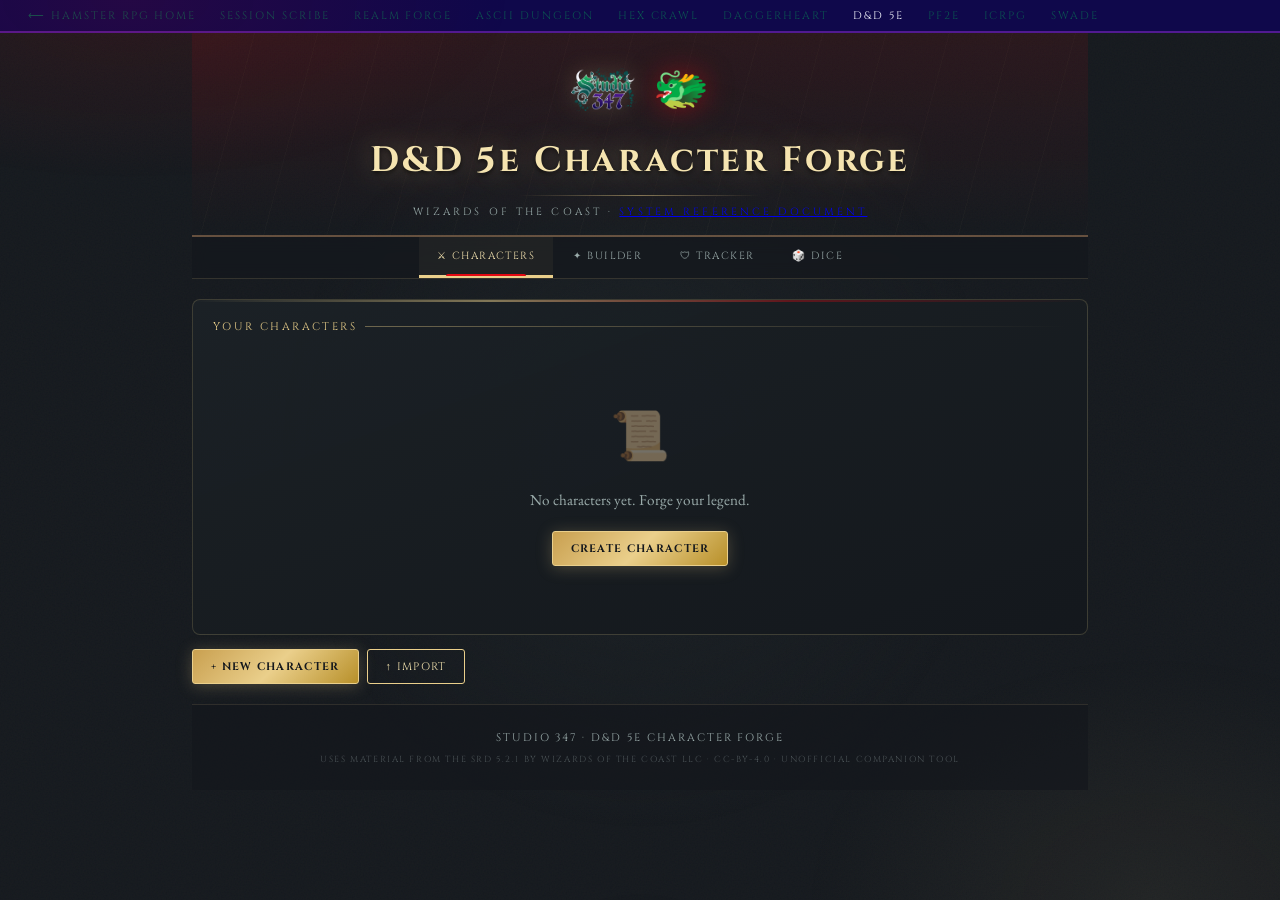
<file: dnd5e-character-forge.html>
<!DOCTYPE html>
<html lang="en">
<head>
<meta charset="UTF-8">
<meta name="viewport" content="width=device-width, initial-scale=1.0, maximum-scale=1.0">
<meta name="theme-color" content="#14181d">
<meta name="apple-mobile-web-app-capable" content="yes">
<meta name="apple-mobile-web-app-status-bar-style" content="black-translucent">
<title>D&D 5e — Character Forge</title>
<link rel="preconnect" href="https://fonts.googleapis.com">
<link href="https://fonts.googleapis.com/css2?family=MedievalSharp&family=Cinzel:wght@400;600;700&family=EB+Garamond:ital,wght@0,400;0,500;0,600;1,400;1,500&display=swap" rel="stylesheet">
<style>
  :root {
    /* ── rpg-dnd Palette (rpg-dnd.scss) ── */
    --dnd-ink-black:    #14181d;
    --dnd-jet-black:    #232b2e;
    --dnd-light-gold:   #eacf8b;
    --dnd-racing-red:   #e30812;
    --dnd-white:        #ffffff;

    /* ── Studio347 Palette ── */
    --s347-midnight-violet: #0d0221;
    --s347-deep-twilight:   #0f084b;
    --s347-dark-slate-grey: #0b5351;
    --s347-emerald:         #23ce6b;
    --s347-indigo-velvet:   #511a91;
    --s347-ghost-white:     #f6f8ff;

    /* ── Semantic Tokens ── */
    --ink-black:    var(--dnd-ink-black);
    --jet-black:    var(--dnd-jet-black);
    --light-gold:   var(--dnd-light-gold);
    --light-gold2:  #f5e4b0;
    --racing-red:   var(--dnd-racing-red);
    --racing-red2:  #ff1a23;
    --white:        var(--dnd-white);
    --parchment:    #f7f0e0;
    --bg-deep:      var(--dnd-ink-black);
    --bg-card:      #1c2226;
    --bg-card2:     #252e32;
    --text-primary: var(--dnd-white);
    --text-muted:   #9aabaa;
    --text-gold:    var(--dnd-light-gold);
    --border:       rgba(234,207,139,0.2);
    --border-bright:rgba(234,207,139,0.55);
    --shadow:       0 8px 40px rgba(0,0,0,0.7);
    --glow-gold:    0 0 20px rgba(234,207,139,0.25);
    --glow-red:     0 0 20px rgba(227,8,18,0.4);
    --transition:   all 0.25s cubic-bezier(0.4,0,0.2,1);
    --radius:       8px;
  }

  * { box-sizing: border-box; margin: 0; padding: 0; }

  body {
    background: var(--bg-deep);
    background-image: url("data:image/svg+xml,%3Csvg xmlns='http://www.w3.org/2000/svg' width='400' height='400'%3E%3Cfilter id='n'%3E%3CfeTurbulence type='fractalNoise' baseFrequency='0.65' numOctaves='4' stitchTiles='stitch'/%3E%3C/filter%3E%3Crect width='400' height='400' filter='url(%23n)' opacity='0.03'/%3E%3C/svg%3E");
    color: var(--text-primary);
    font-family: 'EB Garamond', Georgia, serif;
    font-size: 16px;
    line-height: 1.6;
    min-height: 100vh;
    overflow-x: hidden;
  }

  body::before {
    content: '';
    position: fixed;
    inset: 0;
    background:
      radial-gradient(ellipse 60% 40% at 10% 0%,  rgba(227,8,18,0.1)    0%, transparent 50%),
      radial-gradient(ellipse 50% 50% at 90% 100%, rgba(234,207,139,0.06) 0%, transparent 55%),
      radial-gradient(ellipse 40% 60% at 50% 50%,  rgba(35,43,46,0.5)   0%, transparent 70%);
    pointer-events: none;
    z-index: 0;
  }

  #app { position: relative; z-index: 1; max-width: 920px; margin: 0 auto; padding: 0 12px 80px; }

  /* ========= HEADER ========= */
  .app-header {
    text-align: center;
    padding: 20px 20px 14px;
    border-bottom: 2px solid rgba(234,207,139,0.3);
    background: linear-gradient(180deg, rgba(227,8,18,0.1) 0%, transparent 100%);
    position: relative;
    overflow: hidden;
  }
  .app-header::before {
    content: '';
    position: absolute;
    inset: 0;
    background: repeating-linear-gradient(
      105deg, transparent 0px, transparent 60px,
      rgba(234,207,139,0.02) 60px, rgba(234,207,139,0.02) 61px
    );
    pointer-events: none;
  }
  .app-header::after {
    content: '';
    position: absolute;
    bottom: -2px; left: 8%; right: 8%;
    height: 2px;
    background: linear-gradient(to right, transparent, var(--racing-red), var(--light-gold), var(--racing-red), transparent);
  }
  .header-logo-row {
    display: flex;
    justify-content: center;
    align-items: center;
    gap: 16px;
    margin-bottom: 8px;
  }
  .header-logo-img {
    height: clamp(28px, 5vw, 44px);
    width: auto;
    filter: drop-shadow(0 0 12px rgba(234,207,139,0.3));
  }
  .header-emoji { font-size: clamp(1.8rem, 5vw, 2.8rem); filter: drop-shadow(0 0 14px rgba(227,8,18,0.5)); animation: breathe 4s ease-in-out infinite; }
  @keyframes breathe { 0%,100%{filter:drop-shadow(0 0 10px rgba(227,8,18,0.4));} 50%{filter:drop-shadow(0 0 22px rgba(227,8,18,0.7));} }
  .header-divider {
    width: 240px; height: 1px;
    background: linear-gradient(to right, transparent, rgba(234,207,139,0.5), transparent);
    margin: 6px auto 8px;
  }
  .header-title {
    font-family: 'Cinzel', serif;
    font-size: clamp(1.4rem, 5vw, 2.2rem);
    font-weight: 700;
    color: var(--light-gold2);
    text-shadow: 0 0 30px rgba(234,207,139,0.4), 0 2px 4px rgba(0,0,0,0.8);
    letter-spacing: 0.08em;
    margin-bottom: 2px;
    animation: fade-down 0.6s ease both;
  }
  .app-header .header-subtitle {
    font-family: 'Cinzel', serif;
    color: var(--text-muted);
    font-size: 0.65rem;
    letter-spacing: 0.3em;
    text-transform: uppercase;
    animation: fade-up 0.8s 0.15s ease both;
  }
  @keyframes fade-down { from{opacity:0;transform:translateY(-12px);} to{opacity:1;transform:none;} }
  @keyframes fade-up   { from{opacity:0;transform:translateY(10px);}  to{opacity:1;transform:none;} }

  /* ========= NAV TABS ========= */
  .nav-tabs {
    display: flex; gap: 2px; padding: 0;
    border-bottom: 1px solid rgba(234,207,139,0.15);
    margin-bottom: 20px;
    flex-wrap: wrap; justify-content: center;
    background: rgba(20,24,29,0.7);
    position: sticky; top: 0; z-index: 90;
    backdrop-filter: blur(8px);
  }
  .nav-tab {
    font-family: 'Cinzel', serif; font-size: 0.65rem;
    letter-spacing: 0.14em; text-transform: uppercase;
    padding: 12px 18px; border: none;
    border-bottom: 3px solid transparent;
    background: transparent; color: var(--text-muted);
    cursor: pointer; transition: var(--transition);
    white-space: nowrap; position: relative;
  }
  .nav-tab:hover { color: var(--white); border-bottom-color: rgba(234,207,139,0.35); }
  .nav-tab.active { color: var(--light-gold2); border-bottom-color: var(--light-gold); background: rgba(234,207,139,0.05); }
  .nav-tab.active::before {
    content: '';
    position: absolute; bottom: -1px; left: 20%; right: 20%;
    height: 2px; background: var(--racing-red); border-radius: 2px 2px 0 0;
  }

  /* ========= VIEWS ========= */
  .view { display: none; }
  .view.active { display: block; }

  /* ========= CARDS ========= */
  .card {
    background: linear-gradient(160deg, rgba(28,34,38,0.97) 0%, rgba(20,24,29,0.99) 100%);
    border: 1px solid rgba(234,207,139,0.18);
    border-radius: var(--radius);
    padding: 18px 20px;
    margin-bottom: 14px;
    position: relative; overflow: hidden;
  }
  .card::before {
    content: ''; position: absolute; top: 0; left: 0; right: 0; height: 2px;
    background: linear-gradient(to right, transparent, rgba(234,207,139,0.5), rgba(227,8,18,0.35), transparent);
    pointer-events: none;
  }
  .card-title {
    font-family: 'Cinzel', serif; font-size: 0.68rem;
    letter-spacing: 0.22em; text-transform: uppercase;
    color: var(--light-gold); margin-bottom: 12px;
    display: flex; align-items: center; gap: 8px;
  }
  .card-title::after {
    content: ''; flex: 1; height: 1px;
    background: linear-gradient(to right, rgba(234,207,139,0.4), transparent);
  }

  /* ========= BUTTONS ========= */
  .btn {
    font-family: 'Cinzel', serif; font-size: 0.68rem;
    letter-spacing: 0.12em; text-transform: uppercase;
    padding: 9px 18px; border: 1.5px solid var(--light-gold);
    background: transparent; color: var(--light-gold2);
    cursor: pointer; border-radius: 3px; transition: var(--transition);
    position: relative; overflow: hidden;
  }
  .btn::before {
    content: ''; position: absolute; inset: 0;
    background: linear-gradient(135deg, rgba(234,207,139,0) 0%, rgba(234,207,139,0.08) 100%);
    opacity: 0; transition: opacity 0.2s;
  }
  .btn:hover::before { opacity: 1; }
  .btn:hover { border-color: var(--light-gold2); box-shadow: 0 0 12px rgba(234,207,139,0.2); color: var(--white); }
  .btn.btn-primary {
    background: linear-gradient(135deg, #c9a050 0%, #eacf8b 50%, #b8902a 100%);
    color: var(--ink-black); border-color: var(--light-gold); font-weight: 700;
    box-shadow: 0 2px 16px rgba(234,207,139,0.25);
  }
  .btn.btn-primary:hover { background: linear-gradient(135deg, #eacf8b 0%, #f5e4b0 50%, #c9a050 100%); box-shadow: 0 4px 24px rgba(234,207,139,0.45); }
  .btn.btn-red { border-color: var(--racing-red); color: #ff6060; }
  .btn.btn-red:hover { background: rgba(227,8,18,0.12); box-shadow: 0 0 14px rgba(227,8,18,0.3); }
  .btn.btn-danger { border-color: #e04444; color: #e06060; }
  .btn.btn-sm { padding: 5px 11px; font-size: 0.62rem; }
  .btn-row { display: flex; gap: 8px; flex-wrap: wrap; margin-top: 10px; }

  /* ========= FORM ELEMENTS ========= */
  label { display: block; font-family: 'Cinzel', serif; font-size: 0.64rem; letter-spacing: 0.12em; text-transform: uppercase; color: var(--text-muted); margin-bottom: 4px; margin-top: 12px; }
  label:first-child { margin-top: 0; }
  input[type=text], input[type=number], textarea, select {
    width: 100%;
    background: rgba(10,12,15,0.8);
    border: 1px solid rgba(234,207,139,0.2);
    border-radius: 4px;
    color: var(--text-primary);
    font-family: 'EB Garamond', serif;
    font-size: 1rem;
    padding: 7px 11px;
    transition: var(--transition);
    outline: none; -webkit-appearance: none;
  }
  input[type=text]:focus, input[type=number]:focus, textarea:focus, select:focus {
    border-color: var(--light-gold);
    box-shadow: 0 0 0 2px rgba(234,207,139,0.12);
  }
  textarea { resize: vertical; min-height: 80px; }
  select option { background: #1c2226; color: var(--text-primary); }
  .form-row   { display: grid; grid-template-columns: 1fr 1fr; gap: 12px; }
  .form-row-3 { display: grid; grid-template-columns: 1fr 1fr 1fr; gap: 10px; }
  .form-row-4 { display: grid; grid-template-columns: 1fr 1fr 1fr 1fr; gap: 8px; }
  @media(max-width: 520px) { .form-row,.form-row-3,.form-row-4 { grid-template-columns: 1fr; } }

  /* ========= ABILITY SCORE BOXES ========= */
  .ability-grid { display: grid; grid-template-columns: repeat(6, 1fr); gap: 8px; margin-bottom: 12px; }
  @media(max-width: 540px) { .ability-grid { grid-template-columns: repeat(3, 1fr); } }
  .ability-box {
    background: rgba(20,24,29,0.9);
    border: 1px solid rgba(234,207,139,0.2);
    border-radius: var(--radius); padding: 10px 6px;
    text-align: center; transition: var(--transition); cursor: default;
  }
  .ability-box:hover { border-color: rgba(234,207,139,0.5); }
  .ability-box.saving-throw { border-color: rgba(227,8,18,0.4); }
  .ability-name { font-family: 'Cinzel', serif; font-size: 0.52rem; letter-spacing: 0.12em; text-transform: uppercase; color: var(--text-muted); }
  .ability-score { font-family: 'Cinzel', serif; font-size: 1.5rem; color: var(--light-gold2); line-height: 1.1; margin: 3px 0 1px; }
  .ability-mod { font-family: 'Cinzel', serif; font-size: 0.75rem; color: var(--text-muted); }
  .ability-mod.positive { color: var(--light-gold); }
  .ability-mod.negative { color: #e06060; }

  /* ========= HP / AC / SAVE TRACKERS ========= */
  .stat-bubbles { display: flex; gap: 12px; flex-wrap: wrap; margin-bottom: 12px; }
  .stat-bubble {
    background: rgba(20,24,29,0.85);
    border: 1px solid rgba(234,207,139,0.2);
    border-radius: var(--radius); padding: 10px 14px;
    text-align: center; min-width: 76px;
  }
  .stat-bubble .sb-label { font-family: 'Cinzel', serif; font-size: 0.52rem; letter-spacing: 0.14em; text-transform: uppercase; color: var(--text-muted); }
  .stat-bubble .sb-val { font-family: 'Cinzel', serif; font-size: 1.6rem; color: var(--light-gold2); line-height: 1.1; }
  .stat-bubble.red-stat .sb-val { color: #ff6060; }
  .stat-bubble.red-stat { border-color: rgba(227,8,18,0.4); }

  /* ========= HP BUBBLES ========= */
  .hp-track { display: flex; gap: 4px; flex-wrap: wrap; align-items: center; margin-top: 8px; }
  .hp-pip {
    width: 22px; height: 22px; border-radius: 50%;
    border: 1.5px solid rgba(234,207,139,0.3);
    background: transparent; cursor: pointer;
    transition: var(--transition); flex-shrink: 0;
  }
  .hp-pip.filled { background: rgba(234,207,139,0.2); border-color: var(--light-gold); }
  .hp-pip.dmg    { background: rgba(227,8,18,0.35); border-color: var(--racing-red); }
  .hp-pip.temp   { background: rgba(80,160,240,0.35); border-color: rgba(80,160,240,0.8); }

  /* ========= DEATH SAVE TRACKER ========= */
  .death-saves { display: flex; gap: 16px; align-items: center; flex-wrap: wrap; margin-top: 6px; }
  .ds-group { display: flex; gap: 6px; align-items: center; }
  .ds-label { font-family: 'Cinzel', serif; font-size: 0.6rem; letter-spacing: 0.12em; text-transform: uppercase; color: var(--text-muted); margin-right: 4px; }
  .ds-pip {
    width: 18px; height: 18px; border-radius: 50%;
    border: 1.5px solid rgba(234,207,139,0.3); cursor: pointer; transition: var(--transition);
  }
  .ds-pip.success { background: rgba(80,200,100,0.5); border-color: #40b060; }
  .ds-pip.fail    { background: rgba(227,8,18,0.5);   border-color: var(--racing-red); }

  /* ========= SKILLS ========= */
  .skills-grid { display: grid; grid-template-columns: 1fr 1fr; gap: 3px; }
  @media(max-width: 440px) { .skills-grid { grid-template-columns: 1fr; } }
  .skill-row {
    display: flex; align-items: center; gap: 8px;
    padding: 4px 8px; border-radius: 4px; cursor: pointer; transition: var(--transition);
  }
  .skill-row:hover { background: rgba(234,207,139,0.06); }
  .skill-pip {
    width: 12px; height: 12px; border-radius: 50%;
    border: 1.5px solid rgba(234,207,139,0.3); flex-shrink: 0; cursor: pointer;
    transition: var(--transition);
  }
  .skill-pip.proficient { background: var(--light-gold); border-color: var(--light-gold); }
  .skill-pip.expert     { background: var(--racing-red); border-color: var(--racing-red); }
  .skill-name { flex: 1; font-size: 0.85rem; color: var(--text-primary); }
  .skill-ability { font-family: 'Cinzel', serif; font-size: 0.56rem; letter-spacing: 0.1em; color: var(--text-muted); text-transform: uppercase; }
  .skill-bonus { font-family: 'Cinzel', serif; font-size: 0.78rem; color: var(--light-gold); min-width: 28px; text-align: right; }

  /* ========= SPELL SLOTS ========= */
  .spell-slots-grid { display: grid; grid-template-columns: repeat(3, 1fr); gap: 8px; }
  @media(max-width: 440px) { .spell-slots-grid { grid-template-columns: repeat(2, 1fr); } }
  .spell-slot-box {
    background: rgba(20,24,29,0.8);
    border: 1px solid rgba(234,207,139,0.18);
    border-radius: 6px; padding: 8px;
    text-align: center;
  }
  .ssl-level { font-family: 'Cinzel', serif; font-size: 0.58rem; letter-spacing: 0.14em; color: var(--text-muted); text-transform: uppercase; margin-bottom: 5px; }
  .ssl-pips  { display: flex; gap: 4px; justify-content: center; flex-wrap: wrap; }
  .ssl-pip {
    width: 16px; height: 16px; border-radius: 50%;
    border: 1.5px solid rgba(234,207,139,0.3);
    background: transparent; cursor: pointer; transition: var(--transition);
  }
  .ssl-pip.used { background: rgba(227,8,18,0.4); border-color: var(--racing-red); }
  .ssl-pip.avail { background: rgba(234,207,139,0.2); border-color: var(--light-gold); }

  /* ========= ABILITY / SPELL CARDS ========= */
  .feat-list { display: flex; flex-direction: column; gap: 8px; }
  .feat-card {
    background: rgba(20,24,29,0.75);
    border: 1px solid rgba(234,207,139,0.16);
    border-radius: 6px; padding: 11px 13px;
    position: relative; transition: var(--transition);
  }
  .feat-card:hover { border-color: rgba(234,207,139,0.4); }
  .feat-card .feat-name { font-family: 'Cinzel', serif; font-size: 0.82rem; color: var(--light-gold2); margin-bottom: 3px; }
  .feat-card .feat-source { font-size: 0.7rem; color: #888faa; font-style: italic; margin-bottom: 4px; }
  .feat-card .feat-desc { color: var(--text-muted); font-size: 0.88rem; }
  .feat-card .feat-tag {
    position: absolute; top: 9px; right: 9px;
    font-size: 0.62rem; font-family: 'Cinzel', serif; letter-spacing: 0.08em;
    padding: 2px 7px; border-radius: 10px; border: 1px solid;
  }
  .tag-spell { color: #88aaff; border-color: rgba(100,140,255,0.4); background: rgba(100,140,255,0.08); }
  .tag-action { color: var(--light-gold); border-color: rgba(234,207,139,0.4); background: rgba(234,207,139,0.07); }
  .tag-bonus  { color: #88ffcc; border-color: rgba(80,240,160,0.4); background: rgba(80,240,160,0.06); }
  .tag-react  { color: #ffaa60; border-color: rgba(255,160,80,0.4); background: rgba(255,160,80,0.07); }
  .tag-passive{ color: var(--text-muted); border-color: rgba(155,160,180,0.3); background: rgba(155,160,180,0.05); }

  /* ========= EQUIPMENT ========= */
  .equip-item {
    display: flex; align-items: center; gap: 10px;
    padding: 9px 12px;
    background: rgba(20,24,29,0.65);
    border: 1px solid rgba(234,207,139,0.16);
    border-radius: 6px; margin-bottom: 6px; transition: var(--transition);
  }
  .equip-item:hover { border-color: rgba(234,207,139,0.4); }
  .equip-item .equip-name { flex: 1; font-size: 0.95rem; }
  .equip-item .equip-qty {
    font-family: 'Cinzel', serif; font-size: 0.72rem; color: var(--light-gold);
    background: rgba(234,207,139,0.1); border: 1px solid rgba(234,207,139,0.3);
    border-radius: 4px; padding: 2px 7px; cursor: pointer; user-select: none;
  }
  .equip-item .equip-qty:hover { background: rgba(234,207,139,0.2); }

  /* ========= WIZARD PROGRESS ========= */
  .wizard-progress {
    display: flex; justify-content: center; flex-wrap: wrap; gap: 4px;
    margin-bottom: 26px; padding: 12px 0;
    border-bottom: 1px solid rgba(234,207,139,0.12);
  }
  .wizard-step-dot {
    width: 26px; height: 26px; border-radius: 50%;
    border: 2px solid rgba(234,207,139,0.25);
    display: flex; align-items: center; justify-content: center;
    font-family: 'Cinzel', serif; font-size: 0.58rem;
    color: var(--text-muted); cursor: pointer; transition: var(--transition); position: relative;
  }
  .wizard-step-dot::after {
    content: attr(data-label);
    position: absolute; bottom: -18px; left: 50%; transform: translateX(-50%);
    white-space: nowrap; font-size: 0.48rem; letter-spacing: 0.05em; display: none;
  }
  @media(min-width: 600px) { .wizard-step-dot::after { display: block; } }
  .wizard-step-dot.done { border-color: var(--light-gold); background: rgba(234,207,139,0.14); color: var(--light-gold2); }
  .wizard-step-dot.active { border-color: var(--racing-red); background: rgba(227,8,18,0.1); color: #ff6060; box-shadow: 0 0 10px rgba(227,8,18,0.25); }
  .wizard-connector { width: 18px; height: 2px; background: rgba(234,207,139,0.18); align-self: center; margin-bottom: 18px; }
  @media(max-width: 599px) { .wizard-connector { margin-bottom: 0; } }
  .wizard-page { display: none; animation: fadeIn 0.3s ease; }
  .wizard-page.active { display: block; }
  @keyframes fadeIn { from{opacity:0;transform:translateY(8px);} to{opacity:1;transform:none;} }
  .wizard-nav { display: flex; justify-content: space-between; margin-top: 20px; }
  .wizard-step-title {
    font-family: 'Cinzel', serif; color: var(--light-gold2);
    margin-bottom: 12px; font-size: 1rem;
  }

  /* ========= CLASS SELECTOR ========= */
  .class-grid { display: grid; grid-template-columns: repeat(3, 1fr); gap: 10px; }
  @media(max-width: 500px) { .class-grid { grid-template-columns: repeat(2, 1fr); } }
  .class-card {
    border: 1px solid rgba(234,207,139,0.18); border-radius: 6px; padding: 12px 8px;
    text-align: center; cursor: pointer; transition: var(--transition);
    background: rgba(20,24,29,0.75); position: relative; overflow: hidden;
  }
  .class-card:hover { border-color: rgba(234,207,139,0.5); background: rgba(28,34,38,0.9); }
  .class-card.selected { border-color: var(--racing-red); background: rgba(227,8,18,0.07); box-shadow: 0 0 18px rgba(227,8,18,0.12); }
  .class-card .class-icon { font-size: 1.5rem; margin-bottom: 5px; }
  .class-card .class-name { font-family: 'Cinzel', serif; font-size: 0.68rem; letter-spacing: 0.1em; color: var(--light-gold2); }
  .class-card .class-sub  { font-size: 0.64rem; color: var(--text-muted); margin-top: 2px; }

  /* ========= SELECTION CARDS ========= */
  .sel-grid { display: grid; grid-template-columns: repeat(2, 1fr); gap: 10px; }
  @media(max-width: 440px) { .sel-grid { grid-template-columns: 1fr; } }
  .sel-card {
    border: 1px solid rgba(234,207,139,0.16); border-radius: 6px; padding: 11px;
    cursor: pointer; transition: var(--transition); background: rgba(20,24,29,0.65);
  }
  .sel-card:hover { border-color: rgba(234,207,139,0.45); background: rgba(28,34,38,0.85); }
  .sel-card.selected { border-color: var(--racing-red); background: rgba(227,8,18,0.07); box-shadow: 0 0 12px rgba(227,8,18,0.1); }
  .sel-card .sel-name { font-family: 'Cinzel', serif; font-size: 0.76rem; color: var(--light-gold2); margin-bottom: 4px; }
  .sel-card .sel-desc { font-size: 0.82rem; color: var(--text-muted); }

  /* ========= TRAIT ASSIGN ========= */
  .trait-assign-grid { display: grid; grid-template-columns: repeat(2, 1fr); gap: 8px; }
  @media(max-width: 420px) { .trait-assign-grid { grid-template-columns: 1fr; } }
  .trait-assign-row { display: flex; align-items: center; gap: 8px; }
  .trait-assign-name { font-family: 'Cinzel', serif; font-size: 0.68rem; color: var(--text-primary); min-width: 90px; }
  .trait-assign-val { display: flex; align-items: center; gap: 6px; }
  .trait-assign-val button {
    width: 24px; height: 24px; border-radius: 50%;
    border: 1px solid rgba(234,207,139,0.3); background: transparent;
    color: var(--light-gold); cursor: pointer; font-size: 0.9rem; line-height: 1; transition: var(--transition);
  }
  .trait-assign-val button:hover { background: rgba(234,207,139,0.12); }
  .trait-assign-val .tv { font-family: 'Cinzel', serif; font-size: 0.9rem; color: var(--light-gold2); min-width: 32px; text-align: center; }

  /* ========= CHAR LIST ========= */
  .char-list-item {
    display: flex; align-items: center; gap: 14px;
    padding: 14px 18px; margin-bottom: 10px;
    background: rgba(28,34,38,0.85);
    border: 1px solid rgba(234,207,139,0.15);
    border-radius: var(--radius); cursor: pointer; transition: var(--transition);
  }
  .char-list-item:hover { border-color: rgba(234,207,139,0.45); background: rgba(37,46,50,0.95); transform: translateX(3px); }
  .char-avatar {
    width: 44px; height: 44px; border-radius: 50%;
    background: rgba(234,207,139,0.08);
    border: 2px solid rgba(234,207,139,0.3);
    display: flex; align-items: center; justify-content: center; font-size: 1.3rem; flex-shrink: 0;
  }
  .char-name { font-family: 'Cinzel', serif; font-size: 0.95rem; color: var(--light-gold2); }
  .char-meta { font-size: 0.82rem; color: var(--text-muted); margin-top: 2px; }
  .char-actions { display: flex; gap: 6px; margin-left: auto; flex-wrap: wrap; }

  /* ========= EMPTY STATE ========= */
  .empty-state {
    text-align: center; padding: 50px 20px;
    color: var(--text-muted); font-size: 0.95rem;
  }
  .empty-state .big-icon { font-size: 3rem; margin-bottom: 14px; opacity: 0.4; }
  .empty-state p { margin-bottom: 18px; }

  /* ========= TRACKER GRID ========= */
  .tracker-grid { display: grid; grid-template-columns: 1fr 1fr; gap: 14px; margin-bottom: 14px; }
  @media(max-width: 520px) { .tracker-grid { grid-template-columns: 1fr; } }
  .tracker-3 { display: grid; grid-template-columns: 1fr 1fr 1fr; gap: 10px; margin-bottom: 14px; }
  @media(max-width: 520px) { .tracker-3 { grid-template-columns: 1fr; } }

  /* ========= CURRENCY ========= */
  .currency-row { display: flex; gap: 8px; flex-wrap: wrap; }
  .currency-item {
    display: flex; flex-direction: column; align-items: center; gap: 4px; flex: 1; min-width: 60px;
    background: rgba(20,24,29,0.7); border: 1px solid rgba(234,207,139,0.18);
    border-radius: 6px; padding: 8px 6px;
  }
  .currency-item .c-label { font-family: 'Cinzel', serif; font-size: 0.55rem; letter-spacing: 0.14em; text-transform: uppercase; color: var(--text-muted); }
  .currency-item input { background: transparent; border: none; text-align: center; font-family: 'Cinzel', serif; font-size: 1rem; color: var(--light-gold2); width: 100%; padding: 0; outline: none; }

  /* ========= DICE ROLLER ========= */
  .dice-grid { display: grid; grid-template-columns: repeat(4, 1fr); gap: 8px; margin-bottom: 14px; }
  @media(max-width: 400px) { .dice-grid { grid-template-columns: repeat(2, 1fr); } }
  .die-btn {
    font-family: 'Cinzel', serif; font-size: 0.72rem; letter-spacing: 0.08em;
    padding: 14px 8px; border: 1.5px solid rgba(234,207,139,0.25);
    background: rgba(28,34,38,0.8); color: var(--light-gold2);
    border-radius: 6px; cursor: pointer; transition: var(--transition);
    text-align: center;
  }
  .die-btn:hover { border-color: var(--light-gold); background: rgba(234,207,139,0.08); transform: translateY(-2px); box-shadow: 0 4px 14px rgba(234,207,139,0.15); }
  .die-btn:active { transform: translateY(0); }
  .die-icon { font-size: 1.4rem; display: block; margin-bottom: 4px; }
  .result-display {
    text-align: center; padding: 24px;
    background: rgba(20,24,29,0.9);
    border: 1px solid rgba(234,207,139,0.2);
    border-radius: var(--radius); margin-bottom: 14px; min-height: 90px;
    display: flex; align-items: center; justify-content: center; flex-direction: column;
  }
  .result-num { font-family: 'Cinzel', serif; font-size: 3rem; color: var(--light-gold2); line-height: 1; }
  .result-num.crit { color: var(--racing-red2); text-shadow: 0 0 20px rgba(227,8,18,0.6); animation: pulse 0.5s ease; }
  .result-num.fumble { color: #e06060; }
  .result-label { font-family: 'Cinzel', serif; font-size: 0.68rem; letter-spacing: 0.2em; color: var(--text-muted); margin-top: 4px; text-transform: uppercase; }
  @keyframes pulse { 0%,100%{transform:scale(1);} 50%{transform:scale(1.15);} }

  /* ========= MODAL ========= */
  .modal-overlay {
    position: fixed; inset: 0;
    background: rgba(0,0,0,0.75); backdrop-filter: blur(6px);
    z-index: 200; display: none; align-items: center; justify-content: center; padding: 20px;
  }
  .modal-overlay.open { display: flex; }
  .modal {
    background: linear-gradient(160deg, var(--bg-card) 0%, var(--ink-black) 100%);
    border: 1px solid rgba(234,207,139,0.3);
    border-radius: var(--radius); padding: 24px;
    max-width: 560px; width: 100%; max-height: 90vh;
    overflow-y: auto; position: relative;
  }
  .modal::before { content:''; position:absolute; top:0;left:0;right:0;height:2px; background:linear-gradient(to right,transparent,var(--racing-red),var(--light-gold),var(--racing-red),transparent); }
  .modal-close { position:absolute; top:12px;right:12px; background:none; border:none; color:var(--text-muted); cursor:pointer; font-size:1.1rem; padding:4px 8px; border-radius:4px; transition:color 0.2s; }
  .modal-close:hover { color:var(--white); }
  .modal h3 { font-family:'Cinzel',serif; color:var(--light-gold2); margin-bottom:12px; font-size:1rem; }

  /* ========= TOAST ========= */
  #toast {
    position: fixed; bottom: 24px; left: 50%; transform: translateX(-50%) translateY(80px);
    background: var(--jet-black); border: 1px solid rgba(234,207,139,0.35);
    color: var(--light-gold2); font-family: 'Cinzel', serif; font-size: 0.72rem;
    letter-spacing: 0.1em; padding: 10px 22px; border-radius: 4px;
    box-shadow: var(--shadow); z-index: 300;
    transition: transform 0.3s ease; pointer-events: none;
    white-space: nowrap;
  }
  #toast.show { transform: translateX(-50%) translateY(0); }

  /* ========= FOOTER ========= */
  .app-footer {
    text-align: center; padding: 24px 20px;
    border-top: 1px solid rgba(234,207,139,0.12);
    background: rgba(20,24,29,0.7); margin-top: 20px;
  }

  /* ========= CONDITION BADGES ========= */
  .condition-list { display: flex; flex-wrap: wrap; gap: 6px; margin-top: 6px; }
  .condition-badge {
    font-family: 'Cinzel', serif; font-size: 0.6rem; letter-spacing: 0.1em;
    text-transform: uppercase; padding: 3px 10px; border-radius: 12px;
    border: 1px solid rgba(227,8,18,0.5); color: #ff7070;
    background: rgba(227,8,18,0.1); cursor: pointer; transition: var(--transition);
  }
  .condition-badge:hover { background: rgba(227,8,18,0.2); }

  /* ========= INSPIRATION ========= */
  .inspiration-gem {
    width: 36px; height: 36px; border-radius: 50%;
    border: 2px solid rgba(234,207,139,0.3); cursor: pointer;
    transition: var(--transition); display: flex; align-items: center; justify-content: center;
    font-size: 1rem;
  }
  .inspiration-gem.lit { background: rgba(234,207,139,0.25); border-color: var(--light-gold); box-shadow: 0 0 14px rgba(234,207,139,0.4); }

  /* ========= INFO CALLOUT ========= */
  .info-box {
    padding: 11px 14px; border-radius: 6px;
    border-left: 3px solid var(--racing-red);
    background: rgba(227,8,18,0.07);
    font-size: 0.88rem; color: var(--text-muted); margin-bottom: 12px;
  }
  .info-box.gold { border-left-color: var(--light-gold); background: rgba(234,207,139,0.06); }

  /* ── BACK BANNER ──────────────────────────────────────── */
  .back-banner {
    grid-area: back;
    background: var(--s347-deep-twilight);
    border-bottom: 1px solid var(--s347-indigo-velvet);
    padding: 7px 28px;
    display: flex; gap: 24px;
  }
  .back-banner a {
    font-family: 'Cinzel', serif; font-size: 0.68rem; letter-spacing: 0.18em;
    text-transform: uppercase; color: var(--s347-dark-slate-grey); text-decoration: none;
    transition: color 0.2s;
  }
  .back-banner a:hover { color: var(--s347-emerald); }
  .back-banner .bc-current { color: var(--s347-ghost-white); pointer-events: none; }

</style>
</head>
<body>

  <!-- BACK BANNER -->
<div class="back-banner">
  <a href="index.html">⟵ Hamster RPG Home</a>
  <a href="session-scribe.html">Session Scribe</a>
  <a href="realm-forge.html">Realm Forge</a>
  <a href="ascii-dungeon.html">ASCII Dungeon</a>
  <a href="hex-crawl-generator.html">Hex Crawl</a> 
  <a href="daggerheart-character-forge.html">Daggerheart</a>
  <a href="dnd5e-character-forge.html" class="bc-current">D&D 5e</a>
  <a href="pf2e-character-forge.html">PF2e</a>
  <a href="icrpg-character-forge.html">ICRPG</a>
  <a href="swade-character-forge.html">SWADE</a>
</div>

<hr style="border:none;border-top:1px solid #511a91;margin:0;">
<div id="app">

  <!-- ===== HEADER ===== -->
  <header class="app-header">
    <div class="header-logo-row">
      <img src="ref/logo.png" alt="Studio 347 Logo" class="header-logo-img" onerror="this.style.display='none'">
      <div class="header-emoji">🐲</div>
    </div>
    <div class="header-title">D&amp;D 5e Character Forge</div>
    <div class="header-divider"></div>
    <div class="header-subtitle">Wizards of the Coast · <a href="https://www.dndbeyond.com/srd?srsltid=AfmBOopjlLIPYHaEqZc0qHxAnxzLku7iMyWhIvMJcW-xiV4Rjg2h9YLY" target="_blank">System Reference Document</a></div>
  </header>

  <!-- ===== NAV ===== -->
  <nav class="nav-tabs" aria-label="Main navigation">
    <button class="nav-tab active" onclick="showView('characters')">⚔ Characters</button>
    <button class="nav-tab" onclick="showView('builder')">✦ Builder</button>
    <button class="nav-tab" onclick="showView('tracker')">🛡 Tracker</button>
    <button class="nav-tab" onclick="showView('dice')">🎲 Dice</button>
  </nav>

  <!-- ===== VIEWS ===== -->

  <!-- CHARACTERS LIST -->
  <div id="view-characters" class="view active">
    <div class="card">
      <div class="card-title">Your Characters</div>
      <div id="char-list"></div>
    </div>
    <div class="btn-row">
      <button class="btn btn-primary" onclick="newCharacter()">+ New Character</button>
      <button class="btn" onclick="importChar()">↑ Import</button>
    </div>
  </div>

  <!-- BUILDER WIZARD -->
  <div id="view-builder" class="view">
    <div class="card">
      <div class="card-title">Character Builder</div>
      <div id="wizard-progress" class="wizard-progress"></div>
      <div id="wizard-pages"></div>
      <div class="wizard-nav">
        <button class="btn" id="btn-prev" style="visibility:hidden;">← Back</button>
        <button class="btn btn-primary" id="btn-next" onclick="wizardNext()">Next →</button>
      </div>
    </div>
  </div>

  <!-- TRACKER -->
  <div id="view-tracker" class="view">
    <div id="tracker-content">
      <div class="empty-state">
        <div class="big-icon">🐉</div>
        <p>No character selected. Create or load one first.</p>
        <button class="btn btn-primary" onclick="showView('characters')">Select Character</button>
      </div>
    </div>
  </div>

  <!-- DICE ROLLER -->
  <div id="view-dice" class="view">
    <div class="card">
      <div class="card-title">Dice Roller</div>
      <div class="dice-grid">
        <button class="die-btn" onclick="rollDie(4)"><span class="die-icon">◆</span>d4</button>
        <button class="die-btn" onclick="rollDie(6)"><span class="die-icon">⬡</span>d6</button>
        <button class="die-btn" onclick="rollDie(8)"><span class="die-icon">◈</span>d8</button>
        <button class="die-btn" onclick="rollDie(10)"><span class="die-icon">🔟</span>d10</button>
        <button class="die-btn" onclick="rollDie(12)"><span class="die-icon">✦</span>d12</button>
        <button class="die-btn" onclick="rollDie(20)"><span class="die-icon">🎲</span>d20</button>
        <button class="die-btn" onclick="rollDie(100)"><span class="die-icon">💯</span>d100</button>
        <button class="die-btn" onclick="rollAdvDisadv(true)"  style="border-color:rgba(80,200,120,0.4);color:#80e0a0;"><span class="die-icon">↑</span>Adv</button>
        <button class="die-btn" onclick="rollAdvDisadv(false)" style="border-color:rgba(227,8,18,0.4);color:#ff8080;"><span class="die-icon">↓</span>Dis</button>
        <button class="die-btn" onclick="rollDamage()" style="border-color:rgba(227,8,18,0.3);"><span class="die-icon">⚔</span>Dmg</button>
        <button class="die-btn" onclick="rollInitiative()" style="border-color:rgba(234,207,139,0.5);"><span class="die-icon">⚡</span>Init</button>
        <button class="die-btn" onclick="rollSave()" style="border-color:rgba(100,180,255,0.4);color:#88ccff;"><span class="die-icon">🛡</span>Save</button>
      </div>

      <div class="result-display" id="dice-result">
        <div style="color:var(--text-muted); font-family:'Cinzel',serif; font-size:0.72rem; letter-spacing:0.2em;">Select a die to roll</div>
      </div>

      <div style="display:grid; grid-template-columns:1fr 1fr; gap:12px;">
        <div>
          <div class="card-title" style="margin-bottom:10px;">Custom Roll</div>
          <div class="form-row">
            <div>
              <label>Count</label>
              <input type="number" id="roll-count" value="1" min="1" max="20" style="text-align:center;">
            </div>
            <div>
              <label>Sides</label>
              <select id="roll-sides">
                <option value="4">d4</option>
                <option value="6">d6</option>
                <option value="8">d8</option>
                <option value="10">d10</option>
                <option value="12">d12</option>
                <option value="20" selected>d20</option>
                <option value="100">d100</option>
              </select>
            </div>
          </div>
          <div>
            <label>Modifier</label>
            <input type="number" id="roll-mod" value="0" style="text-align:center;">
          </div>
          <button class="btn btn-primary" style="width:100%;margin-top:10px;" onclick="rollCustom()">Roll</button>
        </div>
        <div>
          <div class="card-title" style="margin-bottom:10px;">Ability Check</div>
          <div>
            <label>Ability</label>
            <select id="check-ability">
              <option value="STR">Strength</option>
              <option value="DEX">Dexterity</option>
              <option value="CON">Constitution</option>
              <option value="INT">Intelligence</option>
              <option value="WIS">Wisdom</option>
              <option value="CHA">Charisma</option>
            </select>
          </div>
          <div>
            <label>Proficient?</label>
            <select id="check-prof">
              <option value="0">No</option>
              <option value="1">Proficient</option>
              <option value="2">Expertise</option>
            </select>
          </div>
          <button class="btn" style="width:100%;margin-top:10px;" onclick="rollAbilityCheck()">Check</button>
        </div>
      </div>

      <div id="roll-history-section" style="margin-top:18px;">
        <div class="card-title">Recent Rolls</div>
        <div id="roll-history" style="font-family:'Cinzel',serif; font-size:0.7rem; color:var(--text-muted); display:flex; flex-direction:column; gap:3px; max-height:120px; overflow-y:auto;"></div>
      </div>
    </div>
  </div>

  <footer class="app-footer">
    <div style="font-family:'Cinzel',serif; font-size:0.68rem; letter-spacing:0.18em; text-transform:uppercase; color:var(--text-muted);">
      Studio 347 · D&amp;D 5e Character Forge
    </div>
    <div style="font-family:'Cinzel',serif; font-size:0.55rem; letter-spacing:0.18em; color:rgba(154,171,170,0.4); margin-top:6px; text-transform:uppercase;">
      Uses material from the SRD 5.2.1 by Wizards of the Coast LLC · CC-BY-4.0 · Unofficial Companion Tool
    </div>
  </footer>

</div><!-- /app -->

<div id="modal-overlay" class="modal-overlay" onclick="closeModal(event)">
  <div class="modal" id="modal">
    <button class="modal-close" onclick="closeModal()">✕</button>
    <div id="modal-content"></div>
  </div>
</div>
<div id="toast"></div>

<script>
// =====================================================================
// D&D 5e SRD 5.2.1 DATA
// =====================================================================

const CLASSES = [
  {
    name:'Barbarian', icon:'🪓', hitDie:12, primaryAbility:'STR',
    savingThrows:['STR','CON'],
    armorProfs:'Light armor, medium armor, shields',
    weaponProfs:'Simple weapons, martial weapons',
    spellcasting:null,
    subclasses:['Path of the Berserker'],
    desc:'A fierce warrior of primitive background who can enter a battle rage, granting extra damage and resistance.',
    features:[
      {lvl:1, name:'Rage', desc:'Bonus action to rage for 1 min. Adv. on STR checks/saves, +2 dmg melee, resistance to bludgeoning/piercing/slashing. Can\'t use spells during rage.', tag:'bonus'},
      {lvl:1, name:'Unarmored Defense', desc:'While not wearing armor: AC = 10 + DEX mod + CON mod.', tag:'passive'},
      {lvl:2, name:'Reckless Attack', desc:'First attack each turn: adv. on STR melee attacks, but attackers have adv. against you until next turn.', tag:'action'},
      {lvl:2, name:'Danger Sense', desc:'Adv. on DEX saves vs. effects you can see. Not while blinded/deafened/incapacitated.', tag:'passive'},
      {lvl:3, name:'Primal Path', desc:'Choose a subclass (Primal Path).', tag:'passive'},
    ],
    startingEquipment:'(a) greataxe or (b) martial melee weapon; (a) 2 handaxes or (b) simple weapon; explorer\'s pack, 4 javelins',
  },
  {
    name:'Bard', icon:'🎵', hitDie:8, primaryAbility:'CHA',
    savingThrows:['DEX','CHA'],
    armorProfs:'Light armor',
    weaponProfs:'Simple weapons, hand crossbows, longswords, rapiers, shortswords',
    spellcasting:'CHA', spellcastingFull:true,
    subclasses:['College of Lore'],
    desc:'An inspiring magician whose power echoes the music of creation. Masters of performance and magic.',
    features:[
      {lvl:1, name:'Bardic Inspiration', desc:'Bonus action: give an ally a Bardic Inspiration die (d6→d12 as you level). They add it to one ability check, attack, or save within 10 minutes. Uses = CHA mod (min 1), regain on long rest.', tag:'bonus'},
      {lvl:1, name:'Spellcasting (CHA)', desc:'Cantrips known: 2. Spell slots scale per Bard table. Primary ability: Charisma.', tag:'spell'},
      {lvl:2, name:'Jack of All Trades', desc:'Add half proficiency bonus (rounded down) to any ability check where you\'re not already proficient.', tag:'passive'},
      {lvl:2, name:'Song of Rest', desc:'If you play during a short rest, allies regain extra HP when spending HD: d6 (→d12 at higher levels).', tag:'passive'},
      {lvl:3, name:'Bard College', desc:'Choose a Bard College subclass.', tag:'passive'},
    ],
    startingEquipment:'(a) rapier, (b) longsword, or (c) simple weapon; (a) diplomat\'s pack or (b) entertainer\'s pack; (a) lute or musical instrument; leather armor, dagger',
  },
  {
    name:'Cleric', icon:'✝', hitDie:8, primaryAbility:'WIS',
    savingThrows:['WIS','CHA'],
    armorProfs:'Light armor, medium armor, shields',
    weaponProfs:'Simple weapons',
    spellcasting:'WIS', spellcastingFull:true,
    subclasses:['Life Domain'],
    desc:'A priestly champion who wields divine magic in service of a higher power. Heals allies and smites foes.',
    features:[
      {lvl:1, name:'Spellcasting (WIS)', desc:'Cantrips known: 3. Prepare spells = WIS mod + Cleric level. Spell slots per Cleric table.', tag:'spell'},
      {lvl:1, name:'Divine Domain', desc:'Choose a Divine Domain subclass at level 1 (gains extra spells and a Channel Divinity option).', tag:'passive'},
      {lvl:2, name:'Channel Divinity', desc:'Once per rest (more at higher levels). Use a Channel Divinity option granted by your domain. All clerics know Turn Undead.', tag:'action'},
      {lvl:2, name:'Turn Undead', desc:'Channel Divinity: each undead within 30 ft. that can see/hear you must make a WIS save (DC = 8+prof+WIS mod) or be turned for 1 min.', tag:'action'},
    ],
    startingEquipment:'(a) mace or (b) warhammer; (a) scale mail, (b) leather armor, or (c) chain mail; (a) light crossbow+20 bolts or (b) simple weapon; (a) priest\'s pack or (b) explorer\'s pack; shield, holy symbol',
  },
  {
    name:'Druid', icon:'🌿', hitDie:8, primaryAbility:'WIS',
    savingThrows:['INT','WIS'],
    armorProfs:'Light armor, medium armor, shields (non-metal)',
    weaponProfs:'Clubs, daggers, darts, javelins, maces, quarterstaffs, scimitars, sickles, slings, spears',
    spellcasting:'WIS', spellcastingFull:true,
    subclasses:['Circle of the Land'],
    desc:'A priest of the Old Faith wielding the powers of nature and adopting animal forms.',
    features:[
      {lvl:1, name:'Druidic', desc:'You know Druidic, a secret language known only to druids.', tag:'passive'},
      {lvl:1, name:'Spellcasting (WIS)', desc:'Cantrips known: 2. Prepare spells = WIS mod + Druid level.', tag:'spell'},
      {lvl:2, name:'Wild Shape', desc:'Action: magically transform into a beast you\'ve seen. CR limit and restrictions vary by level. Lasts up to twice your Druid level in hours or until you drop to 0 HP.', tag:'action'},
      {lvl:2, name:'Druid Circle', desc:'Choose a Druid Circle subclass.', tag:'passive'},
    ],
    startingEquipment:'(a) wooden shield or (b) simple weapon; (a) scimitar or (b) simple melee weapon; leather armor, explorer\'s pack, druidic focus',
  },
  {
    name:'Fighter', icon:'⚔', hitDie:10, primaryAbility:'STR or DEX',
    savingThrows:['STR','CON'],
    armorProfs:'All armor, shields',
    weaponProfs:'Simple weapons, martial weapons',
    spellcasting:null,
    subclasses:['Champion'],
    desc:'A master of martial combat, skilled with a variety of weapons and armor.',
    features:[
      {lvl:1, name:'Fighting Style', desc:'Choose a Fighting Style: Archery (+2 ranged attack rolls), Defense (+1 AC in armor), Dueling (+2 dmg with one-handed weapon), Great Weapon Fighting, Protection, Two-Weapon Fighting.', tag:'passive'},
      {lvl:1, name:'Second Wind', desc:'Bonus action: regain 1d10+Fighter level HP once per short or long rest.', tag:'bonus'},
      {lvl:2, name:'Action Surge', desc:'Take one additional action on your turn. Uses = 1 (2 at level 17). Refresh on short or long rest.', tag:'action'},
      {lvl:3, name:'Martial Archetype', desc:'Choose a Fighter subclass.', tag:'passive'},
      {lvl:5, name:'Extra Attack', desc:'Attack twice when you take the Attack action (3× at 11th, 4× at 20th).', tag:'action'},
    ],
    startingEquipment:'(a) chain mail or (b) leather armor+longbow+20 arrows; (a) martial weapon+shield or (b) 2 martial weapons; (a) light crossbow+20 bolts or (b) 2 handaxes; (a) dungeoneer\'s pack or (b) explorer\'s pack',
  },
  {
    name:'Monk', icon:'👊', hitDie:8, primaryAbility:'DEX & WIS',
    savingThrows:['STR','DEX'],
    armorProfs:'None',
    weaponProfs:'Simple weapons, shortswords',
    spellcasting:null,
    subclasses:['Warrior of the Open Hand'],
    desc:'A master of martial arts, harnessing the power of the body in pursuit of physical and spiritual perfection.',
    features:[
      {lvl:1, name:'Unarmored Defense', desc:'While not wearing armor and no shield: AC = 10 + DEX mod + WIS mod.', tag:'passive'},
      {lvl:1, name:'Martial Arts', desc:'Use DEX for unarmed strikes and monk weapons. Unarmed strike = d4 (scales up). Bonus action unarmed strike after Attack action with monk weapon.', tag:'action'},
      {lvl:2, name:'Ki', desc:'Ki points = Monk level. Refresh on short/long rest. Spend to: Flurry of Blows (2 unarmed bonus action), Patient Defense (Dodge as bonus action), Step of the Wind (Dash/Disengage as bonus action).', tag:'bonus'},
      {lvl:2, name:'Unarmored Movement', desc:'+10 ft. speed when not in armor or shield (increases as you level).', tag:'passive'},
      {lvl:3, name:'Monastic Tradition', desc:'Choose a subclass.', tag:'passive'},
    ],
    startingEquipment:'(a) shortsword or (b) simple weapon; (a) dungeoneer\'s pack or (b) explorer\'s pack; 10 darts',
  },
  {
    name:'Paladin', icon:'🏛', hitDie:10, primaryAbility:'STR & CHA',
    savingThrows:['WIS','CHA'],
    armorProfs:'All armor, shields',
    weaponProfs:'Simple weapons, martial weapons',
    spellcasting:'CHA', spellcastingHalf:true,
    subclasses:['Oath of Devotion'],
    desc:'A holy warrior bound to a sacred oath. Combines martial prowess with divine magic and healing.',
    features:[
      {lvl:1, name:'Divine Sense', desc:'Action: detect celestials/fiends/undead within 60 ft. Uses = 1+CHA mod, regain on long rest.', tag:'action'},
      {lvl:1, name:'Lay on Hands', desc:'Pool of HP = Paladin level × 5. Touch to restore HP or cure disease/poison (5 HP from pool). Refreshes on long rest.', tag:'action'},
      {lvl:2, name:'Fighting Style', desc:'Choose: Defense, Dueling, Great Weapon Fighting, or Protection.', tag:'passive'},
      {lvl:2, name:'Spellcasting (CHA)', desc:'Half-caster. Prepare spells = CHA mod + half Paladin level (rounded down, min 1).', tag:'spell'},
      {lvl:2, name:'Divine Smite', desc:'When you hit with a melee weapon, expend a spell slot to deal +2d8 radiant damage (+1d8 per slot level above 1st, +1d8 vs. undead/fiends, max +5d8).', tag:'action'},
      {lvl:3, name:'Sacred Oath', desc:'Take your Sacred Oath — Oath of Devotion or another subclass.', tag:'passive'},
    ],
    startingEquipment:'(a) martial weapon+shield or (b) 2 martial weapons; (a) 5 javelins or (b) simple melee weapon; (a) priest\'s pack or (b) explorer\'s pack; chain mail, holy symbol',
  },
  {
    name:'Ranger', icon:'🏹', hitDie:10, primaryAbility:'DEX & WIS',
    savingThrows:['STR','DEX'],
    armorProfs:'Light armor, medium armor, shields',
    weaponProfs:'Simple weapons, martial weapons',
    spellcasting:'WIS', spellcastingHalf:true,
    subclasses:['Hunter'],
    desc:'A warrior of the wilderness skilled in tracking, hunting, and surviving the wild. Masters of ranged combat.',
    features:[
      {lvl:1, name:'Favored Enemy', desc:'Choose a type of favored enemy. Adv. on Survival checks to track them. Adv. on INT checks to recall info about them.', tag:'passive'},
      {lvl:1, name:'Natural Explorer', desc:'Choose a favored terrain. Proficiency bonus doubled for INT/WIS checks related to it. Various exploration benefits.', tag:'passive'},
      {lvl:2, name:'Fighting Style', desc:'Choose: Archery, Defense, Dueling, or Two-Weapon Fighting.', tag:'passive'},
      {lvl:2, name:'Spellcasting (WIS)', desc:'Half-caster. Spells known per Ranger table.', tag:'spell'},
      {lvl:3, name:'Ranger Archetype', desc:'Choose a Ranger subclass.', tag:'passive'},
      {lvl:5, name:'Extra Attack', desc:'Attack twice when you take the Attack action.', tag:'action'},
    ],
    startingEquipment:'(a) scale mail or (b) leather armor; (a) 2 shortswords or (b) 2 simple melee weapons; (a) dungeoneer\'s pack or (b) explorer\'s pack; longbow, quiver of 20 arrows',
  },
  {
    name:'Rogue', icon:'🗡', hitDie:8, primaryAbility:'DEX',
    savingThrows:['DEX','INT'],
    armorProfs:'Light armor',
    weaponProfs:'Simple weapons, hand crossbows, longswords, rapiers, shortswords',
    spellcasting:null,
    subclasses:['Thief'],
    desc:'A scoundrel who uses stealth and trickery to overcome obstacles and enemies. Master of skills.',
    features:[
      {lvl:1, name:'Expertise', desc:'Double your proficiency bonus for two skill proficiencies of your choice (or one skill + thieves\' tools).', tag:'passive'},
      {lvl:1, name:'Sneak Attack', desc:'Once per turn, deal +1d6 damage when you have adv. on the attack, or an ally is adjacent to the target. Increases by 1d6 every odd Rogue level.', tag:'action'},
      {lvl:1, name:'Thieves\' Cant', desc:'A secret mix of dialect, jargon, and code that allows you to hide messages in conversation.', tag:'passive'},
      {lvl:2, name:'Cunning Action', desc:'Bonus action each turn: Dash, Disengage, or Hide.', tag:'bonus'},
      {lvl:3, name:'Roguish Archetype', desc:'Choose a Rogue subclass.', tag:'passive'},
      {lvl:5, name:'Uncanny Dodge', desc:'Reaction: halve the damage of an attack you can see hitting you (once per attack).', tag:'react'},
    ],
    startingEquipment:'(a) rapier or (b) shortsword; (a) shortbow+quiver of 20 arrows or (b) shortsword; (a) burglar\'s pack, (b) dungeoneer\'s pack, or (c) explorer\'s pack; leather armor, 2 daggers, thieves\' tools',
  },
  {
    name:'Sorcerer', icon:'🌀', hitDie:6, primaryAbility:'CHA',
    savingThrows:['CON','CHA'],
    armorProfs:'None',
    weaponProfs:'Daggers, darts, slings, quarterstaffs, light crossbows',
    spellcasting:'CHA', spellcastingFull:true,
    subclasses:['Draconic Sorcery'],
    desc:'A spellcaster who draws on inherent magic from a gift or bloodline, manipulating the substance of raw magic.',
    features:[
      {lvl:1, name:'Spellcasting (CHA)', desc:'Cantrips known: 4. Spells known per Sorcerer table. Spell slots per Sorcerer table.', tag:'spell'},
      {lvl:1, name:'Sorcerous Origin', desc:'Choose a subclass that shapes the source of your magic.', tag:'passive'},
      {lvl:2, name:'Font of Magic', desc:'Sorcery points = Sorcerer level. Flexible Casting: convert spell slots to/from sorcery points. 1 SP = 1 1st-level slot, etc.', tag:'action'},
      {lvl:3, name:'Metamagic', desc:'Choose 2 Metamagic options: Careful, Distant, Empowered, Extended, Heightened, Quickened, Subtle, or Twinned. Spend sorcery points to apply.', tag:'action'},
    ],
    startingEquipment:'(a) light crossbow+20 bolts or (b) simple weapon; (a) component pouch or (b) arcane focus; (a) dungeoneer\'s pack or (b) explorer\'s pack; 2 daggers',
  },
  {
    name:'Warlock', icon:'👁', hitDie:8, primaryAbility:'CHA',
    savingThrows:['WIS','CHA'],
    armorProfs:'Light armor',
    weaponProfs:'Simple weapons',
    spellcasting:'CHA', spellcastingPact:true,
    subclasses:['Fiend Patron'],
    desc:'A wielder of magic derived from a bargain with an extraplanar entity. Short-rest spell slots and invocations.',
    features:[
      {lvl:1, name:'Otherworldly Patron', desc:'Choose a subclass. Grants expanded spell list and patron features.', tag:'passive'},
      {lvl:1, name:'Pact Magic', desc:'Spell slots regain on short or long rest. Slots = 1 (scale to 4). All slot are same level (up to 5th). Slots used are highest available.', tag:'spell'},
      {lvl:2, name:'Eldritch Invocations', desc:'Learn 2 invocations (gain more as you level). Each grants a constant or reusable ability.', tag:'passive'},
      {lvl:3, name:'Pact Boon', desc:'Choose: Pact of the Chain (familiar), Pact of the Blade (conjure weapon), or Pact of the Tome (Book of Shadows with 3 cantrips).', tag:'passive'},
    ],
    startingEquipment:'(a) light crossbow+20 bolts or (b) simple weapon; (a) component pouch or (b) arcane focus; (a) scholar\'s pack or (b) dungeoneer\'s pack; leather armor, simple weapon, 2 daggers',
  },
  {
    name:'Wizard', icon:'📚', hitDie:6, primaryAbility:'INT',
    savingThrows:['INT','WIS'],
    armorProfs:'None',
    weaponProfs:'Daggers, darts, slings, quarterstaffs, light crossbows',
    spellcasting:'INT', spellcastingFull:true,
    subclasses:['Evoker'],
    desc:'A scholarly magic-user capable of manipulating the structures of reality. Prepares spells from a spellbook.',
    features:[
      {lvl:1, name:'Spellcasting (INT)', desc:'Cantrips known: 3. Spellbook: 6 spells at 1st level, +2 each level. Prepare spells = INT mod + Wizard level.', tag:'spell'},
      {lvl:1, name:'Arcane Recovery', desc:'Once per day during short rest: recover expended spell slots with total level ≤ half Wizard level (rounded up, max slot level 5).', tag:'action'},
      {lvl:2, name:'Arcane Tradition', desc:'Choose a Wizard subclass.', tag:'passive'},
    ],
    startingEquipment:'(a) quarterstaff or (b) dagger; (a) component pouch or (b) arcane focus; (a) scholar\'s pack or (b) explorer\'s pack; spellbook',
  },
];

const SUBCLASSES = {
  'Path of the Berserker': {
    class:'Barbarian',
    desc:'Channels rage into violent frenzy. Extra attack as bonus action while raging; resilience against charm and fear.',
    features:[
      {lvl:3, name:'Frenzy', desc:'Frenzied Rage: make a bonus action melee attack each turn while raging, but suffer one level of exhaustion when rage ends.'},
      {lvl:6, name:'Mindless Rage', desc:'Can\'t be charmed or frightened while raging. Any such effect is suspended during rage.'},
      {lvl:10, name:'Intimidating Presence', desc:'Action: frighten a creature within 30 ft. (WIS save vs. 8+prof+CHA mod) for 1 min.'},
      {lvl:14, name:'Retaliation', desc:'When you take damage from a creature within 5 ft., you can make a melee attack against it as a reaction.'},
    ]
  },
  'College of Lore': {
    class:'Bard',
    desc:'Plumbs the depths of magical knowledge, collecting spells and secrets from any source.',
    features:[
      {lvl:3, name:'Bonus Proficiencies', desc:'Gain proficiency in 3 skills of your choice.'},
      {lvl:3, name:'Cutting Words', desc:'Reaction: use a Bardic Inspiration die to subtract it from an attack roll, ability check, or damage roll of a creature within 60 ft.'},
      {lvl:6, name:'Additional Magical Secrets', desc:'Learn 2 spells from any class spell list.'},
      {lvl:14, name:'Peerless Skill', desc:'When making an ability check, add a Bardic Inspiration die to the roll.'},
    ]
  },
  'Life Domain': {
    class:'Cleric',
    desc:'Focused on the positive energy that sustains all life. Best healer in the game.',
    features:[
      {lvl:1, name:'Bonus Proficiency', desc:'Proficiency with heavy armor.'},
      {lvl:1, name:'Disciple of Life', desc:'Healing spells you cast restore additional HP equal to 2 + the spell\'s level.'},
      {lvl:2, name:'Preserve Life', desc:'Channel Divinity: restore HP totaling 5× your Cleric level, divided among creatures within 30 ft. (each up to half their max HP).'},
      {lvl:6, name:'Blessed Healer', desc:'When you cast a healing spell on another creature, you regain 2 + spell level HP.'},
    ]
  },
  'Circle of the Land': {
    class:'Druid',
    desc:'Mystically connected to the land; recovers magic swiftly and gains bonus spells from chosen terrain.',
    features:[
      {lvl:2, name:'Natural Recovery', desc:'After a short rest, regain expended spell slots with combined level ≤ half your Druid level (max 5th level, once per long rest).'},
      {lvl:3, name:'Circle Spells', desc:'Always have additional prepared spells based on your chosen terrain type (Arctic, Coast, Desert, Forest, Grassland, Mountain, Swamp, or Underdark).'},
      {lvl:6, name:'Land\'s Stride', desc:'Moving through nonmagical difficult terrain costs no extra movement. Pass through nonmagical plants without damage. Adv. on saves vs. magically created plants.'},
    ]
  },
  'Champion': {
    class:'Fighter',
    desc:'Pushes the limits of physical excellence. Crits on 19-20, gains extra fighting styles, and near-miraculous resilience.',
    features:[
      {lvl:3, name:'Improved Critical', desc:'Weapon attacks score a critical hit on a roll of 19 or 20.'},
      {lvl:7, name:'Remarkable Athlete', desc:'Add half proficiency bonus to any STR/DEX/CON check you\'re not proficient in. Running jump distance increases by +STR mod feet.'},
      {lvl:10, name:'Additional Fighting Style', desc:'Choose a second Fighting Style option.'},
      {lvl:15, name:'Superior Critical', desc:'Weapon attacks score a critical hit on a roll of 18–20.'},
      {lvl:18, name:'Survivor', desc:'Regain HP equal to 5+CON mod at start of each turn if you have ≤ half max HP and at least 1 HP.'},
    ]
  },
  'Warrior of the Open Hand': {
    class:'Monk',
    desc:'Masters of unarmed combat, using ki to manipulate the energy of their foes.',
    features:[
      {lvl:3, name:'Open Hand Technique', desc:'Whenever you Flurry of Blows, impose one effect per hit: prone on DEX save fail, push 15 ft. on STR save fail, or can\'t take reactions until end of your next turn.'},
      {lvl:6, name:'Wholeness of Body', desc:'Once per long rest, as an action, regain HP equal to 3× your Monk level.'},
      {lvl:11, name:'Tranquility', desc:'At end of a long rest, gain Sanctuary spell effect (WIS save = 8+prof+WIS mod) until next long rest or you attack.'},
      {lvl:17, name:'Quivering Palm', desc:'Set up lethal vibrations in a creature you hit. Spend 3 ki: reduce creature to 0 HP (CON save vs. your ki save DC negates, dealing 10d10 necrotic instead).'},
    ]
  },
  'Oath of Devotion': {
    class:'Paladin',
    desc:'The quintessential knight in shining armor. Upholds the highest ideals of justice and order.',
    features:[
      {lvl:3, name:'Sacred Weapon', desc:'Channel Divinity: bonus action, imbue a weapon with holy power for 1 min. Add CHA mod to attack rolls. Weapon emits bright light 20 ft., dim 20 more. Cannot be disarmed.'},
      {lvl:3, name:'Turn the Unholy', desc:'Channel Divinity: undead/fiends within 30 ft. must succeed on a WIS save or be turned for 1 min.'},
      {lvl:7, name:'Aura of Devotion', desc:'You and allies within 10 ft. (30 ft. at 18th) can\'t be charmed while you\'re conscious.'},
      {lvl:15, name:'Purity of Spirit', desc:'Always under the effects of Protection from Evil and Good.'},
      {lvl:20, name:'Holy Nimbus', desc:'Action: emanate sunlight 30 ft., dim 30 more for 1 hr. Enemies starting turn in bright light take 10 radiant. Adv. on saves vs. fiends/undead.'},
    ]
  },
  'Hunter': {
    class:'Ranger',
    desc:'Stalks the most dangerous quarry, learning techniques to fight superior foes.',
    features:[
      {lvl:3, name:'Hunter\'s Prey', desc:'Choose: Colossus Slayer (+1d8 dmg vs. damaged enemy), Giant Killer (reaction attack vs. Large+ that misses you), or Horde Breaker (extra attack vs. second adjacent enemy once per turn).'},
      {lvl:7, name:'Defensive Tactics', desc:'Choose: Escape the Horde (opportunity attacks have disadv.), Multiattack Defense (+4 AC vs. subsequent attacks after first hit), or Steel Will (adv. on saves vs. frightened).'},
      {lvl:11, name:'Multiattack', desc:'Choose: Volley (ranged attack vs. all creatures in 10 ft. radius) or Whirlwind Attack (melee attack vs. all creatures within 5 ft.).'},
      {lvl:15, name:'Superior Hunter\'s Defense', desc:'Choose: Evasion, Stand Against the Tide, or Uncanny Dodge.'},
    ]
  },
  'Thief': {
    class:'Rogue',
    desc:'Refines your skills in the larcenous arts. Faster, more mobile, and can use magic items of any class.',
    features:[
      {lvl:3, name:'Fast Hands', desc:'Cunning Action: also use your bonus action to make a Sleight of Hand check, use thieves\' tools, or Use an Object action.'},
      {lvl:3, name:'Second-Story Work', desc:'Climb at full speed. Running jump distance += DEX mod feet.'},
      {lvl:9, name:'Supreme Sneak', desc:'Adv. on Stealth checks when moving at half speed or less.'},
      {lvl:13, name:'Use Magic Device', desc:'Ignore all class/race/level requirements on the use of magic items.'},
      {lvl:17, name:'Thief\'s Reflexes', desc:'Take two turns in the first round of any combat (one at normal initiative, one at initiative − 10).'},
    ]
  },
  'Draconic Sorcery': {
    class:'Sorcerer',
    desc:'Magic from a draconic bloodline manifests as scales, elemental power, and wings at higher levels.',
    features:[
      {lvl:1, name:'Draconic Ancestor', desc:'Choose a dragon type. You gain a related damage type. You can speak, read, write Draconic.'},
      {lvl:1, name:'Draconic Resilience', desc:'Max HP +1 per Sorcerer level. When not wearing armor: AC = 13 + DEX mod.'},
      {lvl:6, name:'Elemental Affinity', desc:'When casting a spell that deals your ancestor\'s damage type, add CHA mod to damage. Spend 1 SP for resistance to that damage for 1 hour.'},
      {lvl:14, name:'Dragon Wings', desc:'Action: sprout dragon wings, gaining a flying speed equal to your current speed.'},
      {lvl:18, name:'Draconic Presence', desc:'Spend 5 SP: exude an aura of awe or fear (60 ft., WIS save vs. spell save DC) for 1 min.'},
    ]
  },
  'Fiend Patron': {
    class:'Warlock',
    desc:'Bargained with a fiend of the Lower Planes. Gains dark magic, temporary HP on kills, and fiendish resilience.',
    features:[
      {lvl:1, name:'Dark One\'s Blessing', desc:'When you reduce a creature to 0 HP, gain temp HP = CHA mod + Warlock level (min 1).'},
      {lvl:6, name:'Dark One\'s Own Luck', desc:'Once per short/long rest, add 1d10 to an ability check or saving throw.'},
      {lvl:10, name:'Fiendish Resilience', desc:'Choose a damage type after a short/long rest. Gain resistance to it until your next rest (not bludgeoning/piercing/slashing).'},
      {lvl:14, name:'Hurl Through Hell', desc:'Once per long rest, when you hit a creature, send it through lower planes until end of your next turn (10d10 psychic dmg, immune if fiend).'},
    ]
  },
  'Evoker': {
    class:'Wizard',
    desc:'Focuses on spells that harness raw magical energy — fire, lightning, thunder. Can sculpt area effects to protect allies.',
    features:[
      {lvl:2, name:'Evocation Savant', desc:'Gold and time halved to copy evocation spells into spellbook.'},
      {lvl:2, name:'Sculpt Spells', desc:'When you cast an evocation spell that affects other creatures you can see, choose a number equal to 1 + spell level. Those creatures automatically succeed the save and take no damage.'},
      {lvl:6, name:'Potent Cantrip', desc:'When a creature succeeds a save against your cantrip, it still takes half damage.'},
      {lvl:10, name:'Empowered Evocation', desc:'Add INT mod to one damage roll of any wizard evocation spell.'},
      {lvl:14, name:'Overchannel', desc:'Maximize damage of a 5th-level-or-lower evocation spell (not cantrips). On subsequent uses before long rest, take 2d12 necrotic per spell level.'},
    ]
  },
};

const BACKGROUNDS = [
  { name:'Acolyte', skills:['Insight','Religion'], feature:'Shelter of the Faithful: you and companions get free stay/food at temples of your faith. Access to religious resources.', equipment:'Holy symbol, prayer book, 5 sticks of incense, vestments, common clothes, 15 gp', personality:['I idolize a particular hero of my faith.','I can find common ground between fiercest enemies.'] },
  { name:'Criminal', skills:['Deception','Stealth'], feature:'Criminal Contact: reliable contact for passing messages through criminal networks.', equipment:'Crowbar, common clothes (dark), 15 gp', personality:['I always have a plan for when things go wrong.','I am always calm, no matter the situation.'] },
  { name:'Sage', skills:['Arcana','History'], feature:'Researcher: when you don\'t know information, you know where to find it.', equipment:'Bottle of ink, quill, small knife, letter from colleague, common clothes, 10 gp', personality:['I use polysyllabic words to convey my intelligence.','I\'ve read every book in the world\'s greatest libraries.'] },
  { name:'Soldier', skills:['Athletics','Intimidation'], feature:'Military Rank: soldiers of your former military recognize your authority, grant deference, access to equipment and fortifications.', equipment:'Insignia of rank, trophy from fallen enemy, deck of cards, common clothes, 10 gp', personality:['I\'m always polite and respectful.','I\'ve lost too many friends and don\'t form attachments.'] },
];

const SPECIES = [
  { name:'Human', icon:'👤', desc:'The most common people in the worlds of D&D, defined by their adaptability and ambition.', traits:'Size: Medium. Speed: 30 ft. Extra Skill: Gain proficiency in one skill of choice. Feat: Gain one Origin feat.', asi:'+1 to all ability scores (or +2/+1 to two scores in 2024 rules)' },
  { name:'Dwarf', icon:'⚒', desc:'Bold and hardy, known for courage in battle and masterful craftsmanship of stone and metal.', traits:'Size: Medium. Speed: 25 ft. (not reduced by heavy armor). Darkvision 60 ft. Dwarven Resilience: adv. on saves vs. poison, resistance to poison dmg. Dwarven Combat Training: prof. with battleaxe, handaxe, throwing hammer, warhammer. Tool Proficiency: 1 artisan tool. Stonecunning: expertise on History checks about stonework.', asi:'+2 CON' },
  { name:'Elf', icon:'🌙', desc:'A magical people of otherworldly grace, living in harmony with nature or arcane arts for centuries.', traits:'Size: Medium. Speed: 30 ft. Darkvision 60 ft. Keen Senses: proficiency in Perception. Fey Ancestry: adv. vs. charmed, immune to magical sleep. Trance: rest in 4 hrs. (2 hrs. of trance = 8 hrs. of sleep).', asi:'+2 DEX; High Elf: +1 INT, one wizard cantrip, one extra language; Wood Elf: +1 WIS, mask of wild, 35 ft. speed' },
  { name:'Gnome', icon:'🔬', desc:'Small and inventive, gnomes take delight in life—whether through magic, gadgets, or humor.', traits:'Size: Small. Speed: 25 ft. Darkvision 60 ft. Gnome Cunning: adv. on all INT/WIS/CHA saves vs. magic.', asi:'+2 INT; Forest Gnome: +1 DEX; Rock Gnome: +1 CON' },
  { name:'Goliath', icon:'🗻', desc:'Towering wanderers who dwell in the highest mountain reaches, always seeking the next challenge.', traits:'Size: Medium. Speed: 35 ft. Giant Ancestry: choose one: Cloud (Misty Step), Frost (Armor of Agathys), Hill (Cure Wounds), Stone (Thunderwave), Storm (Fog Cloud). Large Form (18th). Powerful Build: count as one size larger for carrying capacity.', asi:'+2 STR, +1 CON' },
  { name:'Halfling', icon:'🌼', desc:'Small and resourceful, halflings are cheerful wanderers with surprising luck.', traits:'Size: Small. Speed: 25 ft. Lucky: when you roll 1 on d20, reroll (must use new roll). Brave: adv. on saves vs. frightened. Halfling Nimbleness: move through space of any creature larger than you.', asi:'+2 DEX; Lightfoot: +1 CHA, can hide behind creatures larger than you; Stout: +1 CON, adv. vs. poison, resistance to poison dmg' },
  { name:'Orc', icon:'💪', desc:'Powerful warriors with a complex history, often misjudged but resilient and capable.', traits:'Size: Medium. Speed: 30 ft. Darkvision 60 ft. Adrenaline Rush: bonus action dash, regain temp HP = proficiency bonus. Powerful Build: count as one size larger for carrying capacity. Relentless Endurance: when reduced to 0 HP (not instant death), drop to 1 HP instead (once per long rest).', asi:'+2 STR, +1 CON' },
  { name:'Tiefling', icon:'😈', desc:'Descended from fiends, bearing supernatural power and often facing prejudice from mortal society.', traits:'Size: Medium. Speed: 30 ft. Darkvision 60 ft. Hellish Resistance: resistance to fire damage. Infernal Legacy: Thaumaturgy cantrip; at 3rd level, Hellish Rebuke 2/day; at 5th level, Darkness 1/day.', asi:'+1 INT, +2 CHA' },
  { name:'Dragonborn', icon:'🐲', desc:'Proud dragon-descended humanoids who have strong ties to draconic magic and tradition.', traits:'Size: Medium. Speed: 30 ft. Draconic Ancestry: choose a dragon type and associated damage type. Breath Weapon: action, exhale energy (15-ft. cone or 30-ft. line). Damage Resistance: resistance to your draconic damage type. Languages: Common and Draconic.', asi:'+2 STR, +1 CHA' },
];

const SKILLS_LIST = [
  {name:'Acrobatics',    ability:'DEX'},
  {name:'Animal Handling', ability:'WIS'},
  {name:'Arcana',        ability:'INT'},
  {name:'Athletics',     ability:'STR'},
  {name:'Deception',     ability:'CHA'},
  {name:'History',       ability:'INT'},
  {name:'Insight',       ability:'WIS'},
  {name:'Intimidation',  ability:'CHA'},
  {name:'Investigation', ability:'INT'},
  {name:'Medicine',      ability:'WIS'},
  {name:'Nature',        ability:'INT'},
  {name:'Perception',    ability:'WIS'},
  {name:'Performance',   ability:'CHA'},
  {name:'Persuasion',    ability:'CHA'},
  {name:'Religion',      ability:'INT'},
  {name:'Sleight of Hand', ability:'DEX'},
  {name:'Stealth',       ability:'DEX'},
  {name:'Survival',      ability:'WIS'},
];

const ABILITY_NAMES = ['STR','DEX','CON','INT','WIS','CHA'];
const ABILITY_FULL  = {STR:'Strength',DEX:'Dexterity',CON:'Constitution',INT:'Intelligence',WIS:'Wisdom',CHA:'Charisma'};

const CONDITIONS = ['Blinded','Charmed','Deafened','Exhausted','Frightened','Grappled','Incapacitated','Invisible','Paralyzed','Petrified','Poisoned','Prone','Restrained','Stunned','Unconscious'];

const STANDARD_ARRAY = [15,14,13,12,10,8];

// =====================================================================
// STORAGE
// =====================================================================
function saveData(key, val) { try { localStorage.setItem(key, JSON.stringify(val)); } catch(e) {} }
function loadData(key) { try { const d = localStorage.getItem(key); return d ? JSON.parse(d) : null; } catch(e) { return null; } }

let characters   = loadData('dnd5e_chars')    || [];
let activeCharId = loadData('dnd5e_activeChar') || null;

function saveAll() { saveData('dnd5e_chars', characters); saveData('dnd5e_activeChar', activeCharId); }
function getChar(id) { return characters.find(c => c.id === id) || null; }
function getActive() { return activeCharId ? getChar(activeCharId) : null; }
function setActive(id) { activeCharId = id; saveData('dnd5e_activeChar', id); }
function withChar(fn) { const c = getActive(); if(!c) return; fn(c); saveAll(); renderTracker(); }

function newId() { return 'c_' + Date.now() + '_' + Math.random().toString(36).slice(2,7); }

function createBlankChar() {
  return {
    id: newId(),
    name: '',
    player: '',
    race: '',
    class: '',
    subclass: '',
    background: '',
    alignment: '',
    level: 1,
    xp: 0,
    abilities: { STR:10, DEX:10, CON:10, INT:10, WIS:10, CHA:10 },
    savingThrowProfs: [],
    skillProfs: [],
    skillExpertise: [],
    hp: { max:8, current:8, temp:0 },
    ac: 10,
    speed: 30,
    initiative: 0,
    proficiencyBonus: 2,
    inspiration: false,
    deathSaves: { successes:0, failures:0 },
    spellSlots: { 1:{max:0,used:0}, 2:{max:0,used:0}, 3:{max:0,used:0}, 4:{max:0,used:0}, 5:{max:0,used:0}, 6:{max:0,used:0}, 7:{max:0,used:0}, 8:{max:0,used:0}, 9:{max:0,used:0} },
    features: [],
    equipment: [],
    currency: { cp:0, sp:0, ep:0, gp:0, pp:0 },
    conditions: [],
    notes: '',
    backstory: '',
    personality: '',
    ideals: '',
    bonds: '',
    flaws: '',
    createdAt: Date.now(),
  };
}

function abilityMod(score) { return Math.floor((score - 10) / 2); }
function modStr(score)     { const m = abilityMod(score); return (m >= 0 ? '+' : '') + m; }
function profBonus(level)  { return 2 + Math.floor((level - 1) / 4); }

// =====================================================================
// VIEWS
// =====================================================================
function showView(name) {
  document.querySelectorAll('.view').forEach(v => v.classList.remove('active'));
  document.querySelectorAll('.nav-tab').forEach(t => t.classList.remove('active'));
  document.getElementById('view-' + name).classList.add('active');
  const map = ['characters','builder','tracker','dice'];
  const idx = map.indexOf(name);
  if (idx >= 0) document.querySelectorAll('.nav-tab')[idx].classList.add('active');
  if (name === 'tracker')    renderTracker();
  if (name === 'characters') renderCharList();
}

// =====================================================================
// CHARACTER LIST
// =====================================================================
function renderCharList() {
  const el = document.getElementById('char-list');
  if (!characters.length) {
    el.innerHTML = `<div class="empty-state"><div class="big-icon">📜</div><p>No characters yet. Forge your legend.</p><button class="btn btn-primary" onclick="newCharacter()">Create Character</button></div>`;
    return;
  }
  el.innerHTML = characters.map(c => {
    const cls = CLASSES.find(x => x.name === c.class);
    return `<div class="char-list-item" onclick="openChar('${c.id}')">
      <div class="char-avatar">${cls ? cls.icon : '⚔'}</div>
      <div>
        <div class="char-name">${c.name || 'Unnamed Hero'}</div>
        <div class="char-meta">${c.race || '—'} ${c.class ? '· ' + c.class : ''} ${c.subclass ? '(' + c.subclass + ')' : ''} · Level ${c.level} · ${c.background || '—'}</div>
      </div>
      <div class="char-actions" onclick="event.stopPropagation()">
        <button class="btn btn-sm" onclick="openChar('${c.id}')">Track</button>
        <button class="btn btn-sm" onclick="editChar('${c.id}')">Edit</button>
        <button class="btn btn-sm" onclick="exportChar('${c.id}')">Export</button>
        <button class="btn btn-sm btn-danger" onclick="deleteChar('${c.id}')">✕</button>
      </div>
    </div>`;
  }).join('');
}

function openChar(id) { setActive(id); showView('tracker'); }
function editChar(id) { setActive(id); initBuilder(id); showView('builder'); }

function deleteChar(id) {
  if (!confirm('Delete this character? This cannot be undone.')) return;
  characters = characters.filter(c => c.id !== id);
  if (activeCharId === id) { activeCharId = null; saveData('dnd5e_activeChar', null); }
  saveAll(); renderCharList(); toast('Character deleted.');
}

function exportChar(id) {
  const c = getChar(id); if (!c) return;
  const blob = new Blob([JSON.stringify(c, null, 2)], { type:'application/json' });
  const url = URL.createObjectURL(blob);
  const a = document.createElement('a');
  a.href = url; a.download = (c.name || 'character').replace(/\s+/g,'-').toLowerCase() + '.dnd5e.json';
  a.click(); URL.revokeObjectURL(url); toast('Character exported!');
}

function importChar() {
  const inp = document.createElement('input');
  inp.type = 'file'; inp.accept = '.json';
  inp.onchange = e => {
    const file = e.target.files[0]; if (!file) return;
    const reader = new FileReader();
    reader.onload = ev => {
      try {
        const c = JSON.parse(ev.target.result);
        if (!c.id) c.id = newId();
        const merged = Object.assign(createBlankChar(), c);
        characters.push(merged);
        saveAll(); renderCharList();
        toast('Imported: ' + (c.name || 'Unknown'));
      } catch(e) { alert('Invalid file.'); }
    };
    reader.readAsText(file);
  };
  inp.click();
}

// =====================================================================
// BUILDER WIZARD
// =====================================================================
const WIZARD_STEPS = [
  {id:'species',    label:'Species'},
  {id:'class',      label:'Class'},
  {id:'subclass',   label:'Subclass'},
  {id:'background', label:'Background'},
  {id:'abilities',  label:'Abilities'},
  {id:'skills',     label:'Skills'},
  {id:'features',   label:'Features'},
  {id:'equipment',  label:'Equipment'},
  {id:'identity',   label:'Identity'},
  {id:'finalize',   label:'Finalize'},
];

let wizardChar = null;
let wizardStep = 0;

function newCharacter()   { initBuilder(null); showView('builder'); }

function initBuilder(charId) {
  wizardChar = charId ? JSON.parse(JSON.stringify(getChar(charId))) : createBlankChar();
  wizardStep = 0;
  renderWizardProgress();
  renderWizardPages();
  updateWizardNav();
}

function renderWizardProgress() {
  const prog = document.getElementById('wizard-progress');
  let html = '';
  WIZARD_STEPS.forEach((s, i) => {
    if (i > 0) html += `<div class="wizard-connector"></div>`;
    const cls = i < wizardStep ? 'done' : (i === wizardStep ? 'active' : '');
    html += `<div class="wizard-step-dot ${cls}" data-label="${s.label}" onclick="jumpStep(${i})">${i < wizardStep ? '✓' : (i + 1)}</div>`;
  });
  prog.innerHTML = html;
}

function renderWizardPages() {
  const pages = document.getElementById('wizard-pages');
  pages.innerHTML = WIZARD_STEPS.map((s,i) => `<div class="wizard-page ${i===wizardStep?'active':''}" id="wpage-${i}">${buildPage(s.id)}</div>`).join('');
}

function jumpStep(i) { if (i > wizardStep) return; wizardStep = i; renderWizardProgress(); renderWizardPages(); updateWizardNav(); }

function buildPage(id) {
  switch(id) {
    case 'species':    return buildSpeciesPage();
    case 'class':      return buildClassPage();
    case 'subclass':   return buildSubclassPage();
    case 'background': return buildBackgroundPage();
    case 'abilities':  return buildAbilitiesPage();
    case 'skills':     return buildSkillsPage();
    case 'features':   return buildFeaturesPage();
    case 'equipment':  return buildEquipmentPage();
    case 'identity':   return buildIdentityPage();
    case 'finalize':   return buildFinalizePage();
    default: return '';
  }
}

function buildSpeciesPage() {
  return `
    <div class="wizard-step-title">Step 1: Choose Your Species</div>
    <p style="color:var(--text-muted);font-size:0.88rem;margin-bottom:14px;">Your character's species shapes your starting traits and abilities.</p>
    <div class="sel-grid">
      ${SPECIES.map(s => `
        <div class="sel-card ${wizardChar.race===s.name?'selected':''}" onclick="wizardChar.race='${s.name}'; renderWizardPages();">
          <div class="sel-name">${s.icon} ${s.name}</div>
          <div class="sel-desc">${s.desc}</div>
        </div>
      `).join('')}
    </div>
    ${wizardChar.race ? (() => {
      const sp = SPECIES.find(s=>s.name===wizardChar.race);
      return `<div class="card" style="margin-top:14px; background:rgba(0,0,0,0.3);">
        <div class="card-title">${sp.icon} ${sp.name} Traits</div>
        <div style="font-size:0.85rem; color:var(--text-muted); margin-bottom:6px; white-space:pre-line;">${sp.traits}</div>
        <div style="font-size:0.8rem; color:var(--light-gold); font-style:italic;">Ability Score Improvement: ${sp.asi}</div>
      </div>`;
    })() : ''}
  `;
}

function buildClassPage() {
  return `
    <div class="wizard-step-title">Step 2: Choose Your Class</div>
    <div class="class-grid">
      ${CLASSES.map(c => `
        <div class="class-card ${wizardChar.class===c.name?'selected':''}" onclick="selectClass('${c.name}')">
          <div class="class-icon">${c.icon}</div>
          <div class="class-name">${c.name}</div>
          <div class="class-sub">d${c.hitDie} · ${c.primaryAbility}</div>
        </div>
      `).join('')}
    </div>
    ${wizardChar.class ? (() => {
      const cls = CLASSES.find(c=>c.name===wizardChar.class);
      return `<div class="card" style="margin-top:14px;">
        <div style="font-family:'Cinzel',serif; font-size:0.9rem; color:var(--light-gold2); margin-bottom:6px;">${cls.icon} ${cls.name} — Hit Die: d${cls.hitDie} · Primary: ${cls.primaryAbility}</div>
        <div style="color:var(--text-muted);font-size:0.88rem;margin-bottom:8px;">${cls.desc}</div>
        <div style="font-size:0.8rem; color:var(--text-muted); margin-bottom:4px;"><strong style="color:var(--light-gold);">Armor:</strong> ${cls.armorProfs}</div>
        <div style="font-size:0.8rem; color:var(--text-muted); margin-bottom:4px;"><strong style="color:var(--light-gold);">Weapons:</strong> ${cls.weaponProfs}</div>
        <div style="font-size:0.8rem; color:var(--text-muted);"><strong style="color:var(--light-gold);">Saving Throws:</strong> ${cls.savingThrows.map(s=>ABILITY_FULL[s]).join(', ')}</div>
      </div>`;
    })() : ''}
  `;
}

function selectClass(name) {
  const cls = CLASSES.find(c=>c.name===name);
  wizardChar.class = name;
  wizardChar.subclass = '';
  wizardChar.savingThrowProfs = [...cls.savingThrows];
  // Set base HP
  wizardChar.hp.max = cls.hitDie + abilityMod(wizardChar.abilities.CON);
  wizardChar.hp.current = wizardChar.hp.max;
  wizardChar.proficiencyBonus = profBonus(wizardChar.level);
  renderWizardPages();
}

function buildSubclassPage() {
  const cls = CLASSES.find(c=>c.name===wizardChar.class);
  if (!cls) return `<p style="color:var(--text-muted)">Please select a class first.</p>`;
  return `
    <div class="wizard-step-title">Step 3: Choose Subclass</div>
    <p style="color:var(--text-muted);font-size:0.85rem;margin-bottom:14px;">Note: most subclasses are chosen at level 3. You can select one now or decide later.</p>
    <div class="sel-grid">
      ${cls.subclasses.map(s => {
        const sub = SUBCLASSES[s];
        return `<div class="sel-card ${wizardChar.subclass===s?'selected':''}" onclick="wizardChar.subclass='${s}'; renderWizardPages();">
          <div class="sel-name">${s}</div>
          <div class="sel-desc">${sub?.desc||''}</div>
        </div>`;
      }).join('')}
      <div class="sel-card ${wizardChar.subclass===''?'selected':''}" onclick="wizardChar.subclass=''; renderWizardPages();">
        <div class="sel-name">Decide Later</div>
        <div class="sel-desc">Choose your subclass when you reach the appropriate level.</div>
      </div>
    </div>
    ${wizardChar.subclass && SUBCLASSES[wizardChar.subclass] ? (() => {
      const sub = SUBCLASSES[wizardChar.subclass];
      return `<div class="card" style="margin-top:14px; background:rgba(0,0,0,0.3);">
        <div class="card-title">${wizardChar.subclass} Features</div>
        ${sub.features.map(f=>`<div style="margin-bottom:8px;"><span style="font-family:'Cinzel',serif;font-size:0.8rem;color:var(--light-gold2);">${f.name}</span> <span style="font-size:0.65rem;color:var(--text-muted);font-family:'Cinzel',serif;">(Lvl ${f.lvl})</span><div style="font-size:0.82rem;color:var(--text-muted);margin-top:2px;">${f.desc}</div></div>`).join('')}
      </div>`;
    })() : ''}
  `;
}

function buildBackgroundPage() {
  return `
    <div class="wizard-step-title">Step 4: Choose Background</div>
    <p style="color:var(--text-muted);font-size:0.85rem;margin-bottom:14px;">Your background provides proficiencies, equipment, and a special feature.</p>
    <div class="sel-grid">
      ${BACKGROUNDS.map(b => `
        <div class="sel-card ${wizardChar.background===b.name?'selected':''}" onclick="wizardChar.background='${b.name}'; renderWizardPages();">
          <div class="sel-name">${b.name}</div>
          <div class="sel-desc" style="font-size:0.78rem;">Skills: ${b.skills.join(', ')}</div>
        </div>
      `).join('')}
    </div>
    ${wizardChar.background ? (() => {
      const bg = BACKGROUNDS.find(b=>b.name===wizardChar.background);
      return `<div class="card" style="margin-top:14px; background:rgba(0,0,0,0.3);">
        <div class="card-title">${bg.name}</div>
        <div style="font-size:0.82rem; color:var(--light-gold); margin-bottom:6px;"><strong>Feature:</strong> ${bg.feature}</div>
        <div style="font-size:0.82rem; color:var(--text-muted); margin-bottom:6px;"><strong>Skill Proficiencies:</strong> ${bg.skills.join(', ')}</div>
        <div style="font-size:0.82rem; color:var(--text-muted);">Equipment: ${bg.equipment}</div>
      </div>`;
    })() : ''}
  `;
}

function buildAbilitiesPage() {
  const arr = [...STANDARD_ARRAY];
  const assigned = {};
  ABILITY_NAMES.forEach(a => { if(wizardChar.abilities[a] !== 10) assigned[a] = wizardChar.abilities[a]; });

  return `
    <div class="wizard-step-title">Step 5: Set Ability Scores</div>
    <div class="info-box gold">Standard Array: 15, 14, 13, 12, 10, 8 — assign one value to each ability. Or enter custom scores (point buy / rolled).</div>
    <div class="form-row-3" style="margin-bottom:16px;">
      ${ABILITY_NAMES.map(a => `
        <div>
          <label>${ABILITY_FULL[a]}</label>
          <input type="number" min="1" max="20" value="${wizardChar.abilities[a]}"
            onchange="wizardChar.abilities['${a}']=Math.min(20,Math.max(1,parseInt(this.value)||10)); recalcDerived(); renderWizardPages();">
          <div style="text-align:center; font-family:'Cinzel',serif; font-size:0.72rem; color:var(--light-gold2); margin-top:3px;">${modStr(wizardChar.abilities[a])}</div>
        </div>
      `).join('')}
    </div>
    <div class="card-title">Quick Assign Standard Array</div>
    <div class="form-row-3">
      ${ABILITY_NAMES.map(a => `
        <div>
          <label style="font-size:0.6rem;">${a}</label>
          <select onchange="wizardChar.abilities['${a}']=parseInt(this.value)||10; recalcDerived(); renderWizardPages();">
            <option value="10">—</option>
            ${STANDARD_ARRAY.map(v=>`<option value="${v}" ${wizardChar.abilities[a]===v?'selected':''}>${v}</option>`).join('')}
          </select>
        </div>
      `).join('')}
    </div>
    <div style="margin-top:10px;font-size:0.78rem;color:var(--text-muted);">Remember: add your species' Ability Score Improvement${wizardChar.race?' ('+SPECIES.find(s=>s.name===wizardChar.race)?.asi+')':''}.</div>
  `;
}

function recalcDerived() {
  const cls = CLASSES.find(c=>c.name===wizardChar.class);
  if (cls) {
    wizardChar.hp.max = cls.hitDie + abilityMod(wizardChar.abilities.CON) + (wizardChar.level - 1) * (Math.ceil(cls.hitDie/2)+1+abilityMod(wizardChar.abilities.CON));
    wizardChar.hp.max = Math.max(1, wizardChar.hp.max);
    wizardChar.hp.current = Math.min(wizardChar.hp.current, wizardChar.hp.max);
  }
  wizardChar.proficiencyBonus = profBonus(wizardChar.level);
  wizardChar.initiative = abilityMod(wizardChar.abilities.DEX);
  wizardChar.ac = 10 + abilityMod(wizardChar.abilities.DEX); // base; user adjusts
}

function buildSkillsPage() {
  const cls   = CLASSES.find(c=>c.name===wizardChar.class);
  const bg    = BACKGROUNDS.find(b=>b.name===wizardChar.background);
  const bgSkills = bg ? bg.skills : [];

  return `
    <div class="wizard-step-title">Step 6: Skills & Proficiencies</div>
    <p style="color:var(--text-muted);font-size:0.85rem;margin-bottom:10px;">Click to toggle skill proficiency. Background grants: <span style="color:var(--light-gold);">${bgSkills.join(', ') || '—'}</span>.</p>
    <div class="skills-grid">
      ${SKILLS_LIST.map(sk => {
        const isProficient = wizardChar.skillProfs.includes(sk.name) || bgSkills.includes(sk.name);
        const isExpert     = wizardChar.skillExpertise.includes(sk.name);
        const mod          = abilityMod(wizardChar.abilities[sk.ability]);
        const bonus        = mod + (isExpert ? wizardChar.proficiencyBonus*2 : isProficient ? wizardChar.proficiencyBonus : 0);
        return `<div class="skill-row" onclick="toggleSkill('${sk.name}')">
          <div class="skill-pip ${isExpert?'expert':isProficient?'proficient':''}"></div>
          <div class="skill-name">${sk.name}</div>
          <div class="skill-ability">${sk.ability}</div>
          <div class="skill-bonus">${bonus>=0?'+':''}${bonus}</div>
        </div>`;
      }).join('')}
    </div>
    <div style="margin-top:12px;font-size:0.78rem;color:var(--text-muted);">Gold = expert (double prof.), bronze = proficient, grey = untrained. Background skills auto-added. Click twice for expertise.</div>
  `;
}

function toggleSkill(name) {
  const bg   = BACKGROUNDS.find(b=>b.name===wizardChar.background);
  const auto = bg ? bg.skills.includes(name) : false;
  if (auto) return; // background skills can't be toggled off
  if (wizardChar.skillExpertise.includes(name)) {
    wizardChar.skillExpertise = wizardChar.skillExpertise.filter(s=>s!==name);
    wizardChar.skillProfs = wizardChar.skillProfs.filter(s=>s!==name);
  } else if (wizardChar.skillProfs.includes(name)) {
    wizardChar.skillExpertise.push(name);
  } else {
    wizardChar.skillProfs.push(name);
  }
  renderWizardPages();
}

function buildFeaturesPage() {
  const cls  = CLASSES.find(c=>c.name===wizardChar.class);
  const sub  = wizardChar.subclass ? SUBCLASSES[wizardChar.subclass] : null;
  if (!cls) return `<p style="color:var(--text-muted)">Select a class first.</p>`;

  const lvl = wizardChar.level;
  const classFeats = cls.features.filter(f => f.lvl <= lvl);
  const subFeats   = sub ? sub.features.filter(f => f.lvl <= lvl) : [];

  return `
    <div class="wizard-step-title">Step 7: Class Features</div>
    <p style="color:var(--text-muted);font-size:0.85rem;margin-bottom:14px;">These are your class features at level ${lvl}. They're automatically added to your character.</p>
    <div class="feat-list">
      ${classFeats.map(f=>`
        <div class="feat-card">
          <div class="feat-name">${f.name}</div>
          <div class="feat-source">${cls.name} · Level ${f.lvl}</div>
          <div class="feat-desc">${f.desc}</div>
          <div class="feat-tag tag-${f.tag}">${f.tag}</div>
        </div>
      `).join('')}
      ${subFeats.map(f=>`
        <div class="feat-card">
          <div class="feat-name">${f.name}</div>
          <div class="feat-source">${wizardChar.subclass} · Level ${f.lvl}</div>
          <div class="feat-desc">${f.desc}</div>
        </div>
      `).join('')}
    </div>
    <div style="margin-top:14px;">
      <div class="card-title">Add Custom Feature / Spell / Ability</div>
      <div class="form-row">
        <div><label>Name</label><input type="text" id="feat-name" placeholder="e.g. Fireball, Shield Bash..."></div>
        <div>
          <label>Type</label>
          <select id="feat-tag">
            <option value="action">Action</option>
            <option value="bonus">Bonus Action</option>
            <option value="react">Reaction</option>
            <option value="spell">Spell</option>
            <option value="passive">Passive</option>
          </select>
        </div>
      </div>
      <label>Description</label>
      <textarea id="feat-desc" style="min-height:60px;" placeholder="Describe what it does..."></textarea>
      <button class="btn btn-sm btn-primary" style="margin-top:8px;" onclick="addWizardFeature()">+ Add Feature</button>
    </div>
    ${wizardChar.features.length ? `
      <div class="card-title" style="margin-top:14px;">Custom Features Added</div>
      ${wizardChar.features.map((f,i)=>`
        <div class="feat-card">
          <div class="feat-name">${f.name}</div>
          <div class="feat-desc">${f.desc}</div>
          <div class="feat-tag tag-${f.tag}">${f.tag}</div>
          <button class="btn btn-sm btn-danger" style="position:absolute;top:9px;right:9px;" onclick="removeWizardFeature(${i})">✕</button>
        </div>
      `).join('')}
    ` : ''}
  `;
}

function addWizardFeature() {
  const name = document.getElementById('feat-name')?.value?.trim();
  const tag  = document.getElementById('feat-tag')?.value;
  const desc = document.getElementById('feat-desc')?.value?.trim();
  if (!name) { toast('Enter a feature name.'); return; }
  if (!wizardChar.features) wizardChar.features = [];
  wizardChar.features.push({ name, tag, desc: desc || '' });
  renderWizardPages();
}

function removeWizardFeature(idx) { wizardChar.features.splice(idx, 1); renderWizardPages(); }

function buildEquipmentPage() {
  const cls = CLASSES.find(c=>c.name===wizardChar.class);
  return `
    <div class="wizard-step-title">Step 8: Equipment</div>
    ${cls ? `<div class="info-box">Starting equipment options for <strong>${cls.name}</strong>: ${cls.startingEquipment}</div>` : ''}
    <p style="color:var(--text-muted);font-size:0.85rem;margin-bottom:12px;">Add your starting gear below.</p>
    ${(wizardChar.equipment||[]).map((item,i)=>`
      <div class="equip-item">
        <span class="equip-name">${item.name}</span>
        <span class="equip-qty" onclick="changeWizardQty(${i},1)">×${item.qty}</span>
        <button class="btn btn-sm btn-danger" onclick="removeWizardItem(${i})">✕</button>
      </div>
    `).join('')}
    <div class="form-row" style="margin-top:10px;">
      <div><label>Item Name</label><input type="text" id="new-item-name" placeholder="e.g. Longsword, Rope 50ft..."></div>
      <div><label>Qty</label><input type="number" id="new-item-qty" value="1" min="1" max="99" style="text-align:center;"></div>
    </div>
    <button class="btn btn-sm btn-primary" style="margin-top:8px;" onclick="addWizardItem()">+ Add Item</button>
    <div style="margin-top:14px;">
      <div class="card-title">Starting Gold</div>
      <div class="currency-row">
        <div class="currency-item"><div class="c-label">CP</div><input type="number" value="${wizardChar.currency?.cp||0}" onchange="wizardChar.currency.cp=parseInt(this.value)||0;"></div>
        <div class="currency-item"><div class="c-label">SP</div><input type="number" value="${wizardChar.currency?.sp||0}" onchange="wizardChar.currency.sp=parseInt(this.value)||0;"></div>
        <div class="currency-item"><div class="c-label">EP</div><input type="number" value="${wizardChar.currency?.ep||0}" onchange="wizardChar.currency.ep=parseInt(this.value)||0;"></div>
        <div class="currency-item"><div class="c-label">GP</div><input type="number" value="${wizardChar.currency?.gp||0}" onchange="wizardChar.currency.gp=parseInt(this.value)||0;"></div>
        <div class="currency-item"><div class="c-label">PP</div><input type="number" value="${wizardChar.currency?.pp||0}" onchange="wizardChar.currency.pp=parseInt(this.value)||0;"></div>
      </div>
    </div>
  `;
}

function addWizardItem() {
  const name = document.getElementById('new-item-name')?.value?.trim();
  const qty  = parseInt(document.getElementById('new-item-qty')?.value)||1;
  if (!name) { toast('Enter an item name.'); return; }
  if (!wizardChar.equipment) wizardChar.equipment = [];
  wizardChar.equipment.push({ name, qty, notes:'' });
  renderWizardPages();
}

function removeWizardItem(i) { wizardChar.equipment.splice(i,1); renderWizardPages(); }
function changeWizardQty(i,d) { wizardChar.equipment[i].qty = Math.max(1,(wizardChar.equipment[i].qty||1)+d); renderWizardPages(); }

function buildIdentityPage() {
  return `
    <div class="wizard-step-title">Step 9: Identity & Backstory</div>
    <div class="form-row">
      <div><label>Character Name</label><input type="text" placeholder="Your name..." value="${wizardChar.name||''}" onchange="wizardChar.name=this.value"></div>
      <div><label>Player Name</label><input type="text" placeholder="Your name (player)..." value="${wizardChar.player||''}" onchange="wizardChar.player=this.value"></div>
    </div>
    <div class="form-row">
      <div><label>Alignment</label>
        <select onchange="wizardChar.alignment=this.value">
          ${['Lawful Good','Neutral Good','Chaotic Good','Lawful Neutral','True Neutral','Chaotic Neutral','Lawful Evil','Neutral Evil','Chaotic Evil'].map(a=>`<option value="${a}" ${wizardChar.alignment===a?'selected':''}>${a}</option>`).join('')}
        </select>
      </div>
      <div><label>Level</label><input type="number" min="1" max="20" value="${wizardChar.level||1}" onchange="wizardChar.level=parseInt(this.value)||1; recalcDerived();"></div>
    </div>
    <label>Personality Traits</label>
    <textarea placeholder="How do you behave? Any quirks or habits?" onchange="wizardChar.personality=this.value">${wizardChar.personality||''}</textarea>
    <label>Ideals</label>
    <textarea placeholder="What do you believe in? What drives you?" onchange="wizardChar.ideals=this.value" style="min-height:60px;">${wizardChar.ideals||''}</textarea>
    <div class="form-row">
      <div><label>Bonds</label><textarea placeholder="What ties you to the world?" onchange="wizardChar.bonds=this.value" style="min-height:60px;">${wizardChar.bonds||''}</textarea></div>
      <div><label>Flaws</label><textarea placeholder="Your vices or weaknesses..." onchange="wizardChar.flaws=this.value" style="min-height:60px;">${wizardChar.flaws||''}</textarea></div>
    </div>
    <label>Backstory</label>
    <textarea placeholder="Who are you and what brought you to adventure?" onchange="wizardChar.backstory=this.value">${wizardChar.backstory||''}</textarea>
  `;
}

function buildFinalizePage() {
  const cls = CLASSES.find(c=>c.name===wizardChar.class);
  const sp  = SPECIES.find(s=>s.name===wizardChar.race);
  const bg  = BACKGROUNDS.find(b=>b.name===wizardChar.background);
  recalcDerived();
  return `
    <div class="wizard-step-title">Step 10: Finalize</div>
    <div class="ability-grid" style="margin-bottom:14px;">
      ${ABILITY_NAMES.map(a=>{
        const mod = abilityMod(wizardChar.abilities[a]);
        return `<div class="ability-box">
          <div class="ability-name">${a}</div>
          <div class="ability-score">${wizardChar.abilities[a]}</div>
          <div class="ability-mod ${mod>0?'positive':mod<0?'negative':''}">${modStr(wizardChar.abilities[a])}</div>
        </div>`;
      }).join('')}
    </div>
    <div style="display:grid;grid-template-columns:1fr 1fr;gap:10px;margin-bottom:14px;">
      <div class="card" style="padding:12px;margin:0;"><div style="font-family:'Cinzel',serif;font-size:0.6rem;color:var(--text-muted);">NAME</div><div style="color:var(--light-gold2);font-family:'Cinzel',serif;">${wizardChar.name||'—'}</div></div>
      <div class="card" style="padding:12px;margin:0;"><div style="font-family:'Cinzel',serif;font-size:0.6rem;color:var(--text-muted);">SPECIES</div><div style="color:var(--text-primary);">${wizardChar.race||'—'} ${sp?sp.icon:''}</div></div>
      <div class="card" style="padding:12px;margin:0;"><div style="font-family:'Cinzel',serif;font-size:0.6rem;color:var(--text-muted);">CLASS</div><div style="color:var(--text-primary);">${wizardChar.class||'—'} ${cls?cls.icon:''} ${wizardChar.subclass?'/ '+wizardChar.subclass:''}</div></div>
      <div class="card" style="padding:12px;margin:0;"><div style="font-family:'Cinzel',serif;font-size:0.6rem;color:var(--text-muted);">BACKGROUND</div><div style="color:var(--text-primary);">${wizardChar.background||'—'}</div></div>
      <div class="card" style="padding:12px;margin:0;"><div style="font-family:'Cinzel',serif;font-size:0.6rem;color:var(--text-muted);">HP</div><div style="color:var(--light-gold2);font-family:'Cinzel',serif;font-size:1.4rem;">${wizardChar.hp.max}</div></div>
      <div class="card" style="padding:12px;margin:0;"><div style="font-family:'Cinzel',serif;font-size:0.6rem;color:var(--text-muted);">PROF. BONUS</div><div style="color:var(--light-gold2);font-family:'Cinzel',serif;font-size:1.4rem;">+${wizardChar.proficiencyBonus}</div></div>
    </div>
    <div style="padding:12px;background:rgba(234,207,139,0.07);border:1px solid rgba(234,207,139,0.25);border-radius:6px;font-family:'Cinzel',serif;font-size:0.78rem;color:var(--light-gold);margin-bottom:14px;">
      ⚔ Ready to begin your adventure? Click "Save Character" below.
    </div>
    <button class="btn btn-primary" style="width:100%;" onclick="saveBuiltChar()">⚔ Save Character ⚔</button>
  `;
}

function updateWizardNav() {
  const prev = document.getElementById('btn-prev');
  const next = document.getElementById('btn-next');
  prev.style.visibility = wizardStep === 0 ? 'hidden' : 'visible';
  const isLast = wizardStep === WIZARD_STEPS.length - 1;
  next.textContent = isLast ? 'Save →' : 'Next →';
  next.onclick = isLast ? saveBuiltChar : wizardNext;
}

function wizardNext() {
  if (wizardStep < WIZARD_STEPS.length - 1) {
    syncWizardInputs();
    wizardStep++;
    renderWizardProgress(); renderWizardPages(); updateWizardNav();
  }
}

function wizardPrev() {
  if (wizardStep > 0) {
    syncWizardInputs();
    wizardStep--;
    renderWizardProgress(); renderWizardPages(); updateWizardNav();
  }
}

function syncWizardInputs() {
  // sync any remaining textarea values
  const fields = ['backstory','personality','ideals','bonds','flaws','notes'];
  fields.forEach(f => {
    const el = document.querySelector(`textarea[onchange*="${f}"]`);
    if (el) wizardChar[f] = el.value;
  });
}

function saveBuiltChar() {
  syncWizardInputs();
  if (!wizardChar.name) { toast('Please give your character a name!'); return; }
  if (!wizardChar.class) { toast('Please choose a class!'); return; }

  // Add background skill proficiencies
  const bg = BACKGROUNDS.find(b=>b.name===wizardChar.background);
  if (bg) {
    bg.skills.forEach(sk => { if (!wizardChar.skillProfs.includes(sk)) wizardChar.skillProfs.push(sk); });
  }
  // Apply class saving throw proficiencies
  const cls = CLASSES.find(c=>c.name===wizardChar.class);
  if (cls) wizardChar.savingThrowProfs = [...cls.savingThrows];

  recalcDerived();

  // Add default gear if empty
  if (!wizardChar.equipment.length) {
    ['Torches (10)','50 ft. Rope','Backpack','Rations (5 days)','Waterskin'].forEach(n => {
      wizardChar.equipment.push({ name:n, qty:1, notes:'' });
    });
  }

  const existing = characters.findIndex(c=>c.id===wizardChar.id);
  if (existing >= 0) { characters[existing] = wizardChar; toast('Character updated!'); }
  else { characters.push(wizardChar); toast('Character saved: ' + wizardChar.name); }
  saveAll(); setActive(wizardChar.id); showView('tracker');
}

// =====================================================================
// TRACKER
// =====================================================================
function renderTracker() {
  const char = getActive();
  const tc   = document.getElementById('tracker-content');
  if (!char) {
    tc.innerHTML = `<div class="empty-state"><div class="big-icon">⚔</div><p>No character selected.</p><button class="btn btn-primary" onclick="showView('characters')">Select Character</button></div>`;
    return;
  }

  const cls  = CLASSES.find(c=>c.name===char.class);
  const pb   = profBonus(char.level);
  const mods = {};
  ABILITY_NAMES.forEach(a => { mods[a] = abilityMod(char.abilities[a]); });

  function skillBonus(sk) {
    const ability = SKILLS_LIST.find(s=>s.name===sk)?.ability || 'STR';
    const isExpert = (char.skillExpertise||[]).includes(sk);
    const isProf   = (char.skillProfs||[]).includes(sk);
    return mods[ability] + (isExpert ? pb*2 : isProf ? pb : 0);
  }

  function saveBonus(a) {
    return mods[a] + ((char.savingThrowProfs||[]).includes(a) ? pb : 0);
  }

  tc.innerHTML = `
    <!-- CHARACTER HEADER -->
    <div class="card" style="border-color:rgba(227,8,18,0.3);">
      <div style="display:flex;align-items:center;gap:14px;flex-wrap:wrap;">
        <div class="char-avatar" style="width:52px;height:52px;font-size:1.6rem;">${cls?cls.icon:'⚔'}</div>
        <div style="flex:1;">
          <div style="font-family:'Cinzel',serif;font-size:1.15rem;color:var(--light-gold2);">${char.name}</div>
          <div style="color:var(--text-muted);font-size:0.82rem;margin-top:2px;">${char.race||'—'} ${char.class?'· '+char.class:''} ${char.subclass?'('+char.subclass+')':''} · Level ${char.level} · ${char.background||'—'} · ${char.alignment||'—'}</div>
        </div>
        <div style="display:flex;gap:6px;flex-wrap:wrap;">
          <button class="btn btn-sm" onclick="editChar('${char.id}')">Edit</button>
          <button class="btn btn-sm" onclick="exportChar('${char.id}')">Export</button>
          <button class="btn btn-sm" onclick="showLevelUp('${char.id}')">Level Up</button>
        </div>
      </div>
      <!-- Inspiration -->
      <div style="display:flex;align-items:center;gap:10px;margin-top:12px;">
        <div style="font-family:'Cinzel',serif;font-size:0.62rem;letter-spacing:0.14em;color:var(--text-muted);text-transform:uppercase;">Inspiration</div>
        <div class="inspiration-gem ${char.inspiration?'lit':''}" onclick="toggleInspiration('${char.id}')" title="Toggle Inspiration">✦</div>
        <div style="font-family:'Cinzel',serif;font-size:0.62rem;letter-spacing:0.14em;color:var(--text-muted);text-transform:uppercase;margin-left:12px;">Prof. Bonus</div>
        <div style="font-family:'Cinzel',serif;font-size:1.1rem;color:var(--light-gold2);">+${pb}</div>
        <div style="font-family:'Cinzel',serif;font-size:0.62rem;letter-spacing:0.14em;color:var(--text-muted);text-transform:uppercase;margin-left:12px;">XP</div>
        <input type="number" value="${char.xp||0}" style="width:80px;text-align:center;font-size:0.9rem;" onchange="updateXP('${char.id}',this.value)">
      </div>
    </div>

    <!-- CORE STATS ROW -->
    <div class="stat-bubbles" style="margin-bottom:14px;">
      <div class="stat-bubble"><div class="sb-label">AC</div><div class="sb-val"><input type="number" value="${char.ac||10}" style="background:transparent;border:none;color:var(--light-gold2);font-family:'Cinzel',serif;font-size:1.5rem;width:56px;text-align:center;padding:0;" onchange="updateField('${char.id}','ac',parseInt(this.value)||10)"></div></div>
      <div class="stat-bubble"><div class="sb-label">Initiative</div><div class="sb-val" style="font-size:1.3rem;">${mods.DEX>=0?'+':''}${mods.DEX}</div></div>
      <div class="stat-bubble"><div class="sb-label">Speed</div><div class="sb-val"><input type="number" value="${char.speed||30}" style="background:transparent;border:none;color:var(--light-gold2);font-family:'Cinzel',serif;font-size:1.4rem;width:60px;text-align:center;padding:0;" onchange="updateField('${char.id}','speed',parseInt(this.value)||30)"></div></div>
      <div class="stat-bubble"><div class="sb-label">Hit Dice</div><div class="sb-val" style="font-size:1.1rem;">${char.level}d${cls?cls.hitDie:8}</div></div>
      <div class="stat-bubble red-stat"><div class="sb-label">Passive Perc.</div><div class="sb-val" style="font-size:1.3rem;">${10+skillBonus('Perception')}</div></div>
    </div>

    <!-- ABILITY SCORES + HP grid -->
    <div class="tracker-grid">
      <div class="card" style="margin:0;">
        <div class="card-title">Abilities & Saves</div>
        <div class="ability-grid">
          ${ABILITY_NAMES.map(a=>{
            const mod = mods[a];
            const saveProf = (char.savingThrowProfs||[]).includes(a);
            return `<div class="ability-box ${saveProf?'saving-throw':''}">
              <div class="ability-name">${a}${saveProf?' ⬟':''}</div>
              <div class="ability-score">${char.abilities[a]}</div>
              <div class="ability-mod ${mod>0?'positive':mod<0?'negative':''}">${modStr(char.abilities[a])}</div>
            </div>`;
          }).join('')}
        </div>
        <div style="margin-top:10px;">
          <div class="card-title" style="margin-bottom:6px;">Saving Throws</div>
          <div style="display:flex;flex-wrap:wrap;gap:6px;">
            ${ABILITY_NAMES.map(a=>{
              const b = saveBonus(a);
              const prof = (char.savingThrowProfs||[]).includes(a);
              return `<div style="font-family:'Cinzel',serif;font-size:0.68rem;padding:3px 8px;border-radius:4px;background:${prof?'rgba(234,207,139,0.1)':'rgba(20,24,29,0.5)'};border:1px solid ${prof?'rgba(234,207,139,0.35)':'rgba(234,207,139,0.1)'};color:${prof?'var(--light-gold2)':'var(--text-muted)'};">${a} ${b>=0?'+':''}${b}</div>`;
            }).join('')}
          </div>
        </div>
      </div>

      <div class="card" style="margin:0;">
        <div class="card-title">Hit Points</div>
        <div style="display:flex;gap:10px;align-items:center;flex-wrap:wrap;margin-bottom:10px;">
          <div style="text-align:center;">
            <div style="font-family:'Cinzel',serif;font-size:0.55rem;color:var(--text-muted);letter-spacing:0.1em;">CURRENT</div>
            <input type="number" value="${char.hp.current}" min="0" max="${char.hp.max}" style="font-family:'Cinzel',serif;font-size:1.8rem;color:${char.hp.current>0?'var(--light-gold2)':'#ff4444'};background:transparent;border:none;width:70px;text-align:center;padding:0;" onchange="updateHP('${char.id}','current',parseInt(this.value))">
          </div>
          <div style="font-family:'Cinzel',serif;font-size:1.2rem;color:var(--text-muted);">/</div>
          <div style="text-align:center;">
            <div style="font-family:'Cinzel',serif;font-size:0.55rem;color:var(--text-muted);letter-spacing:0.1em;">MAX</div>
            <input type="number" value="${char.hp.max}" min="1" style="font-family:'Cinzel',serif;font-size:1.8rem;color:var(--light-gold2);background:transparent;border:none;width:70px;text-align:center;padding:0;" onchange="updateHP('${char.id}','max',parseInt(this.value))">
          </div>
          <div style="text-align:center;">
            <div style="font-family:'Cinzel',serif;font-size:0.55rem;color:rgba(80,160,240,0.9);letter-spacing:0.1em;">TEMP HP</div>
            <input type="number" value="${char.hp.temp||0}" min="0" style="font-family:'Cinzel',serif;font-size:1.4rem;color:rgba(130,190,255,0.9);background:transparent;border:none;width:60px;text-align:center;padding:0;" onchange="updateHP('${char.id}','temp',parseInt(this.value)||0)">
          </div>
        </div>
        <div class="btn-row">
          <button class="btn btn-sm btn-red" onclick="adjustHP('${char.id}',-1)">−1 HP</button>
          <button class="btn btn-sm btn-red" onclick="adjustHP('${char.id}',-5)">−5 HP</button>
          <button class="btn btn-sm" onclick="adjustHP('${char.id}',1)">+1 HP</button>
          <button class="btn btn-sm" onclick="adjustHP('${char.id}',5)">+5 HP</button>
          <button class="btn btn-sm" onclick="healFull('${char.id}')">Full Heal</button>
        </div>
        ${char.hp.current <= 0 ? `
        <div style="margin-top:12px;">
          <div class="card-title" style="color:#ff6060;">Death Saves</div>
          <div class="death-saves">
            <div class="ds-group">
              <div class="ds-label">Successes</div>
              ${[0,1,2].map(i=>`<div class="ds-pip ${i<(char.deathSaves?.successes||0)?'success':''}" onclick="updateDeathSave('${char.id}','successes',${i})"></div>`).join('')}
            </div>
            <div class="ds-group">
              <div class="ds-label">Failures</div>
              ${[0,1,2].map(i=>`<div class="ds-pip ${i<(char.deathSaves?.failures||0)?'fail':''}" onclick="updateDeathSave('${char.id}','failures',${i})"></div>`).join('')}
            </div>
          </div>
          <div style="margin-top:8px;">
            <button class="btn btn-sm" onclick="resetDeathSaves('${char.id}')">Reset Death Saves</button>
            <button class="btn btn-sm" onclick="stabilize('${char.id}')">Stabilize</button>
          </div>
        </div>
        ` : ''}
      </div>
    </div>

    <!-- SKILLS -->
    <div class="card">
      <div class="card-title">Skills</div>
      <div class="skills-grid">
        ${SKILLS_LIST.map(sk=>{
          const isExpert = (char.skillExpertise||[]).includes(sk.name);
          const isProf   = (char.skillProfs||[]).includes(sk.name);
          const bonus    = skillBonus(sk.name);
          return `<div class="skill-row">
            <div class="skill-pip ${isExpert?'expert':isProf?'proficient':''}"></div>
            <div class="skill-name">${sk.name}</div>
            <div class="skill-ability">${sk.ability}</div>
            <div class="skill-bonus">${bonus>=0?'+':''}${bonus}</div>
          </div>`;
        }).join('')}
      </div>
    </div>

    <!-- SPELL SLOTS (if caster) -->
    ${(cls?.spellcasting || cls?.spellcastingPact) ? `
    <div class="card">
      <div class="card-title">Spell Slots</div>
      <div class="spell-slots-grid">
        ${[1,2,3,4,5,6,7,8,9].map(lvl=>{
          const slot = char.spellSlots?.[lvl] || {max:0,used:0};
          if (slot.max === 0 && lvl > 5) return '';
          return `<div class="spell-slot-box">
            <div class="ssl-level">Level ${lvl}</div>
            <div style="display:flex;align-items:center;gap:4px;justify-content:center;margin-bottom:4px;">
              <input type="number" min="0" max="20" value="${slot.max}" style="width:36px;text-align:center;font-size:0.85rem;padding:2px 0;" onchange="updateSpellSlot('${char.id}',${lvl},'max',parseInt(this.value)||0)">
              <span style="font-size:0.6rem;color:var(--text-muted);">max</span>
            </div>
            <div class="ssl-pips">
              ${Array.from({length:Math.max(slot.max,0)},(_,i)=>`<div class="ssl-pip ${i<slot.used?'used':'avail'}" onclick="toggleSlot('${char.id}',${lvl},${i})"></div>`).join('')}
            </div>
          </div>`;
        }).join('')}
      </div>
      <div class="btn-row" style="margin-top:10px;">
        <button class="btn btn-sm" onclick="resetSlots('${char.id}')">Long Rest — Reset All Slots</button>
      </div>
    </div>
    ` : ''}

    <!-- CONDITIONS -->
    <div class="card">
      <div class="card-title">Conditions</div>
      <div class="condition-list" id="condition-list">
        ${(char.conditions||[]).map(cond=>`<div class="condition-badge" onclick="removeCondition('${char.id}','${cond}')" title="Click to remove">${cond} ✕</div>`).join('')}
        ${!(char.conditions||[]).length ? `<span style="color:var(--text-muted);font-size:0.85rem;">None active</span>` : ''}
      </div>
      <div style="margin-top:10px;">
        <select id="add-condition-select" style="width:auto;display:inline-block;margin-right:8px;">
          ${CONDITIONS.map(c=>`<option value="${c}">${c}</option>`).join('')}
        </select>
        <button class="btn btn-sm" onclick="addCondition('${char.id}')">+ Add Condition</button>
        ${(char.conditions||[]).length ? `<button class="btn btn-sm" style="margin-left:6px;" onclick="clearConditions('${char.id}')">Clear All</button>` : ''}
      </div>
    </div>

    <!-- FEATURES / ABILITIES -->
    <div class="card">
      <div class="card-title">Class Features & Abilities</div>
      <div class="feat-list">
        ${(() => {
          const lvl = char.level;
          const classFeats  = cls ? cls.features.filter(f=>f.lvl<=lvl) : [];
          const sub         = char.subclass ? SUBCLASSES[char.subclass] : null;
          const subFeats    = sub ? sub.features.filter(f=>f.lvl<=lvl) : [];
          const customFeats = char.features || [];
          const all = [...classFeats.map(f=>({...f,source:char.class})), ...subFeats.map(f=>({...f,source:char.subclass})), ...customFeats.map(f=>({...f,source:'Custom'}))];
          if (!all.length) return `<div style="color:var(--text-muted);font-size:0.88rem;">No features yet — select a class to see features.</div>`;
          return all.map(f=>`<div class="feat-card">
            <div class="feat-name">${f.name}</div>
            <div class="feat-source">${f.source}${f.lvl?' · Level '+f.lvl:''}</div>
            <div class="feat-desc">${f.desc}</div>
            ${f.tag?`<div class="feat-tag tag-${f.tag}">${f.tag}</div>`:''}
          </div>`).join('');
        })()}
      </div>
      <button class="btn btn-sm" style="margin-top:10px;" onclick="showAddFeature('${char.id}')">+ Add Feature / Spell</button>
    </div>

    <!-- EQUIPMENT -->
    <div class="card">
      <div class="card-title">Equipment & Inventory</div>
      <div id="equip-list">
        ${(char.equipment||[]).map((item,i)=>`
          <div class="equip-item">
            <span class="equip-name">${item.name}</span>
            <span class="equip-qty" onclick="changeEquipQty('${char.id}',${i},1)">×${item.qty}</span>
            <button class="btn btn-sm btn-danger" onclick="removeEquipItem('${char.id}',${i})">✕</button>
          </div>
        `).join('')}
        ${!(char.equipment||[]).length?`<div style="color:var(--text-muted);font-size:0.85rem;">No items. Add below.</div>`:''}
      </div>
      <div style="margin-top:10px;">
        <div class="form-row">
          <input type="text" id="new-equip-name" placeholder="Item name..." style="flex:1;">
          <input type="number" id="new-equip-qty" value="1" min="1" max="999" style="width:70px;text-align:center;">
        </div>
        <button class="btn btn-sm btn-primary" style="margin-top:8px;" onclick="addEquipItem('${char.id}')">+ Add Item</button>
      </div>
      <div style="margin-top:14px;">
        <div class="card-title">Currency</div>
        <div class="currency-row">
          ${['cp','sp','ep','gp','pp'].map(c=>`
            <div class="currency-item">
              <div class="c-label">${c.toUpperCase()}</div>
              <input type="number" value="${char.currency?.[c]||0}" onchange="updateCurrency('${char.id}','${c}',parseInt(this.value)||0)">
            </div>
          `).join('')}
        </div>
      </div>
    </div>

    <!-- NOTES -->
    <div class="card">
      <div class="card-title">Notes & Backstory</div>
      <label>Session Notes</label>
      <textarea placeholder="Notes, reminders, plot hooks..." onchange="updateField('${char.id}','notes',this.value)">${char.notes||''}</textarea>
      <label style="margin-top:10px;">Backstory</label>
      <textarea placeholder="Your character's history..." onchange="updateField('${char.id}','backstory',this.value)">${char.backstory||''}</textarea>
    </div>
  `;
}

// =====================================================================
// TRACKER HELPERS
// =====================================================================
function updateHP(id, field, val) {
  const c = getChar(id); if(!c) return;
  c.hp[field] = Math.max(0, isNaN(val)?c.hp[field]:val);
  saveAll();
}
function adjustHP(id, delta) {
  withChar(c => {
    const newHP = Math.min(c.hp.max, Math.max(0, c.hp.current + delta));
    c.hp.current = newHP;
  });
}
function healFull(id) {
  withChar(c => { c.hp.current = c.hp.max; c.hp.temp = 0; c.deathSaves = {successes:0,failures:0}; });
  toast('Fully healed!');
}
function toggleInspiration(id) { withChar(c => { c.inspiration = !c.inspiration; }); }
function updateXP(id, val) { withChar(c => { c.xp = parseInt(val)||0; }); }
function updateField(id, field, val) { const c=getChar(id);if(!c)return; c[field]=val; saveAll(); }
function updateCurrency(id, coin, val) { withChar(c => { if(!c.currency)c.currency={}; c.currency[coin]=val; }); }

function updateDeathSave(id, type, val) {
  withChar(c => {
    if (!c.deathSaves) c.deathSaves = {successes:0,failures:0};
    c.deathSaves[type] = val + 1;
    if (c.deathSaves.failures >= 3) toast('⚠ Three failures — character is dead!');
    if (c.deathSaves.successes >= 3) { stabilize(id); }
  });
}
function resetDeathSaves(id) { withChar(c => { c.deathSaves = {successes:0,failures:0}; }); }
function stabilize(id) {
  withChar(c => { c.deathSaves = {successes:0,failures:0}; c.hp.current = 1; });
  toast('Character stabilized at 1 HP.');
}

function updateSpellSlot(id, level, field, val) {
  withChar(c => { if(!c.spellSlots) c.spellSlots={}; if(!c.spellSlots[level]) c.spellSlots[level]={max:0,used:0}; c.spellSlots[level][field]=Math.max(0,val); });
}
function toggleSlot(id, level, idx) {
  withChar(c => {
    if(!c.spellSlots?.[level]) return;
    const slot = c.spellSlots[level];
    if (idx < slot.used) slot.used = idx;
    else slot.used = Math.min(slot.max, idx + 1);
  });
}
function resetSlots(id) { withChar(c => { Object.values(c.spellSlots||{}).forEach(s=>s.used=0); }); toast('Spell slots restored.'); }

function addCondition(id) {
  const sel = document.getElementById('add-condition-select');
  if (!sel) return;
  withChar(c => { if(!c.conditions) c.conditions=[]; if(!c.conditions.includes(sel.value)) c.conditions.push(sel.value); });
}
function removeCondition(id, cond) { withChar(c => { c.conditions = (c.conditions||[]).filter(x=>x!==cond); }); }
function clearConditions(id) { withChar(c => { c.conditions = []; }); }

function changeEquipQty(id, idx, delta) {
  withChar(c => { c.equipment[idx].qty = Math.max(1,(c.equipment[idx].qty||1)+delta); });
}
function removeEquipItem(id, idx) { withChar(c => { c.equipment.splice(idx,1); }); }
function addEquipItem(id) {
  const name = document.getElementById('new-equip-name')?.value?.trim();
  const qty  = parseInt(document.getElementById('new-equip-qty')?.value)||1;
  if (!name) { toast('Enter an item name.'); return; }
  withChar(c => { c.equipment.push({name,qty,notes:''}); });
  document.getElementById('new-equip-name').value = '';
  document.getElementById('new-equip-qty').value  = '1';
}

function showAddFeature(id) {
  showModal(`
    <h3>Add Feature / Ability / Spell</h3>
    <label>Name</label>
    <input type="text" id="modal-feat-name" placeholder="e.g. Fireball, Shield of Faith...">
    <label>Type</label>
    <select id="modal-feat-tag">
      <option value="action">Action</option>
      <option value="bonus">Bonus Action</option>
      <option value="react">Reaction</option>
      <option value="spell">Spell</option>
      <option value="passive">Passive</option>
    </select>
    <label>Description</label>
    <textarea id="modal-feat-desc" style="min-height:80px;" placeholder="What does it do?"></textarea>
    <div class="btn-row" style="margin-top:10px;">
      <button class="btn btn-primary" onclick="confirmAddFeature('${id}')">Add Feature</button>
      <button class="btn" onclick="closeModal()">Cancel</button>
    </div>
  `);
}

function confirmAddFeature(id) {
  const name = document.getElementById('modal-feat-name')?.value?.trim();
  const tag  = document.getElementById('modal-feat-tag')?.value;
  const desc = document.getElementById('modal-feat-desc')?.value?.trim();
  if (!name) { toast('Enter a name.'); return; }
  withChar(c => { if(!c.features)c.features=[]; c.features.push({name,tag,desc:desc||''}); });
  closeModal(); toast('Feature added: ' + name);
}

function showLevelUp(id) {
  const c = getChar(id); if(!c) return;
  const cls = CLASSES.find(x=>x.name===c.class);
  showModal(`
    <h3>Level Up</h3>
    <p style="color:var(--text-muted);font-size:0.88rem;margin-bottom:14px;">Current Level: <strong style="color:var(--light-gold2);">${c.level}</strong></p>
    <div class="info-box">At each level: gain HP (1 hit die + CON mod), spells/slots increase, new features unlock at their levels.</div>
    ${cls ? `<div style="font-size:0.82rem;color:var(--text-muted);margin-bottom:12px;">Hit Die: d${cls.hitDie}. Average HP gain: ${Math.ceil(cls.hitDie/2)+1} + CON mod.</div>` : ''}
    <div style="margin-bottom:12px;">
      <label>HP Gained (roll or take average)</label>
      <input type="number" id="hp-gain" value="${cls?Math.ceil(cls.hitDie/2)+1+abilityMod(c.abilities.CON):5}" min="1" max="${cls?cls.hitDie+10:20}">
    </div>
    <button class="btn btn-primary" onclick="doLevelUp('${id}')">Level Up to ${c.level+1}</button>
  `);
}

function doLevelUp(id) {
  const c = getChar(id); if(!c) return;
  const gain = parseInt(document.getElementById('hp-gain')?.value)||5;
  c.level++;
  c.hp.max += gain;
  c.hp.current += gain;
  c.proficiencyBonus = profBonus(c.level);
  saveAll(); closeModal(); renderTracker();
  toast(`Leveled up to ${c.level}! Remember to update features and spell slots.`);
}

// =====================================================================
// DICE ROLLER
// =====================================================================
let rollHistory = [];

function pushHistory(label, result) {
  rollHistory.unshift({ label, result, time: new Date().toLocaleTimeString() });
  if (rollHistory.length > 20) rollHistory.pop();
  const el = document.getElementById('roll-history');
  if (el) el.innerHTML = rollHistory.map(r=>`<div style="display:flex;justify-content:space-between;padding:3px 0;border-bottom:1px solid rgba(234,207,139,0.08);">
    <span>${r.label}</span><span style="color:var(--light-gold2);">${r.result}</span><span style="color:rgba(154,171,170,0.4);">${r.time}</span>
  </div>`).join('');
}

function rollDie(sides) {
  const roll = Math.floor(Math.random()*sides)+1;
  const isCrit = sides===20 && roll===20;
  const isFumble = sides===20 && roll===1;
  const el = document.getElementById('dice-result');
  el.innerHTML = `
    <div class="result-num ${isCrit?'crit':isFumble?'fumble':''}">${roll}</div>
    <div class="result-label">d${sides}${isCrit?' — CRITICAL HIT!':isFumble?' — FUMBLE!':''}</div>
  `;
  pushHistory(`d${sides}`, roll);
}

function rollAdvDisadv(adv) {
  const a = Math.floor(Math.random()*20)+1;
  const b = Math.floor(Math.random()*20)+1;
  const result = adv ? Math.max(a,b) : Math.min(a,b);
  const isCrit = result===20; const isFumble = result===1;
  document.getElementById('dice-result').innerHTML = `
    <div style="font-family:'Cinzel',serif;font-size:0.7rem;color:var(--text-muted);margin-bottom:6px;">${adv?'Advantage':'Disadvantage'}: [${a}] [${b}]</div>
    <div class="result-num ${isCrit?'crit':isFumble?'fumble':''}">${result}</div>
    <div class="result-label">${adv?'Take higher':'Take lower'}${isCrit?' — CRITICAL!':isFumble?' — FUMBLE!':''}</div>
  `;
  pushHistory(`d20 ${adv?'Adv':'Dis'}`, result);
}

function rollDamage() {
  const char = getActive();
  if (!char) { toast('Select a character first.'); return; }
  // Roll 1d8+STR as generic melee example
  const strMod = abilityMod(char.abilities.STR);
  const dmg    = Math.floor(Math.random()*8)+1;
  const total  = Math.max(1, dmg + strMod);
  document.getElementById('dice-result').innerHTML = `
    <div style="font-family:'Cinzel',serif;font-size:0.72rem;color:var(--text-muted);margin-bottom:6px;">Melee Damage (1d8${strMod>=0?'+':''}${strMod})</div>
    <div class="result-num">${total}</div>
    <div class="result-label">[${dmg}] ${strMod>=0?'+':''}${strMod} = ${total} damage</div>
  `;
  pushHistory('Dmg 1d8', total);
}

function rollInitiative() {
  const char = getActive();
  const dexMod = char ? abilityMod(char.abilities.DEX) : 0;
  const roll   = Math.floor(Math.random()*20)+1;
  const total  = roll + dexMod;
  document.getElementById('dice-result').innerHTML = `
    <div style="font-family:'Cinzel',serif;font-size:0.72rem;color:var(--text-muted);margin-bottom:6px;">Initiative (d20${dexMod>=0?'+':''}${dexMod})</div>
    <div class="result-num">${total}</div>
    <div class="result-label">[${roll}] ${dexMod>=0?'+':''}${dexMod} = ${total}</div>
  `;
  pushHistory('Initiative', total);
}

function rollSave() {
  const roll = Math.floor(Math.random()*20)+1;
  document.getElementById('dice-result').innerHTML = `
    <div style="font-family:'Cinzel',serif;font-size:0.72rem;color:var(--text-muted);margin-bottom:6px;">Saving Throw (d20)</div>
    <div class="result-num ${roll>=15?'crit':roll<=4?'fumble':''}">${roll}</div>
    <div class="result-label">${roll>=15?'Success likely!':roll<=4?'Failure likely!':''}</div>
  `;
  pushHistory('Save', roll);
}

function rollCustom() {
  const count  = Math.min(20, parseInt(document.getElementById('roll-count')?.value)||1);
  const sides  = parseInt(document.getElementById('roll-sides')?.value)||20;
  const mod    = parseInt(document.getElementById('roll-mod')?.value)||0;
  const rolls  = Array.from({length:count}, ()=>Math.floor(Math.random()*sides)+1);
  const sum    = rolls.reduce((a,b)=>a+b,0) + mod;
  document.getElementById('dice-result').innerHTML = `
    <div style="font-family:'Cinzel',serif;font-size:0.72rem;color:var(--text-muted);margin-bottom:6px;">${count}d${sides}${mod!==0?(mod>0?'+':'')+mod:''}</div>
    <div class="result-num">${sum}</div>
    <div class="result-label">[${rolls.join(', ')}]${mod!==0?' '+(mod>0?'+':'')+mod+' = '+sum:''}</div>
  `;
  pushHistory(`${count}d${sides}${mod?''+mod:''}`, sum);
}

function rollAbilityCheck() {
  const char = getActive();
  const ab   = document.getElementById('check-ability')?.value || 'STR';
  const prof = parseInt(document.getElementById('check-prof')?.value)||0;
  const mod  = char ? abilityMod(char.abilities[ab]) : 0;
  const pb   = char ? profBonus(char.level) : 2;
  const total_mod = mod + (prof===2 ? pb*2 : prof===1 ? pb : 0);
  const roll  = Math.floor(Math.random()*20)+1;
  const total = roll + total_mod;
  document.getElementById('dice-result').innerHTML = `
    <div style="font-family:'Cinzel',serif;font-size:0.72rem;color:var(--text-muted);margin-bottom:6px;">${ABILITY_FULL[ab]} Check (d20${total_mod>=0?'+':''}${total_mod})</div>
    <div class="result-num ${roll===20?'crit':roll===1?'fumble':''}">${total}</div>
    <div class="result-label">[${roll}] ${total_mod>=0?'+':''}${total_mod} = ${total}</div>
  `;
  pushHistory(`${ab} Check`, total);
}

// =====================================================================
// MODAL
// =====================================================================
function showModal(html) {
  document.getElementById('modal-content').innerHTML = html;
  document.getElementById('modal-overlay').classList.add('open');
}
function closeModal(e) {
  if (e && e.target !== document.getElementById('modal-overlay')) return;
  document.getElementById('modal-overlay').classList.remove('open');
}

// =====================================================================
// TOAST
// =====================================================================
let toastTimer = null;
function toast(msg) {
  const el = document.getElementById('toast');
  el.textContent = msg;
  el.classList.add('show');
  clearTimeout(toastTimer);
  toastTimer = setTimeout(()=>el.classList.remove('show'), 2600);
}

// =====================================================================
// INIT
// =====================================================================
document.addEventListener('DOMContentLoaded', () => {
  renderCharList();
  document.getElementById('btn-prev').addEventListener('click', wizardPrev);
});
document.addEventListener('keydown', e => {
  if (document.getElementById('modal-overlay').classList.contains('open') && e.key==='Escape') {
    document.getElementById('modal-overlay').classList.remove('open');
  }
});
</script>
</body>
</html>
</file>
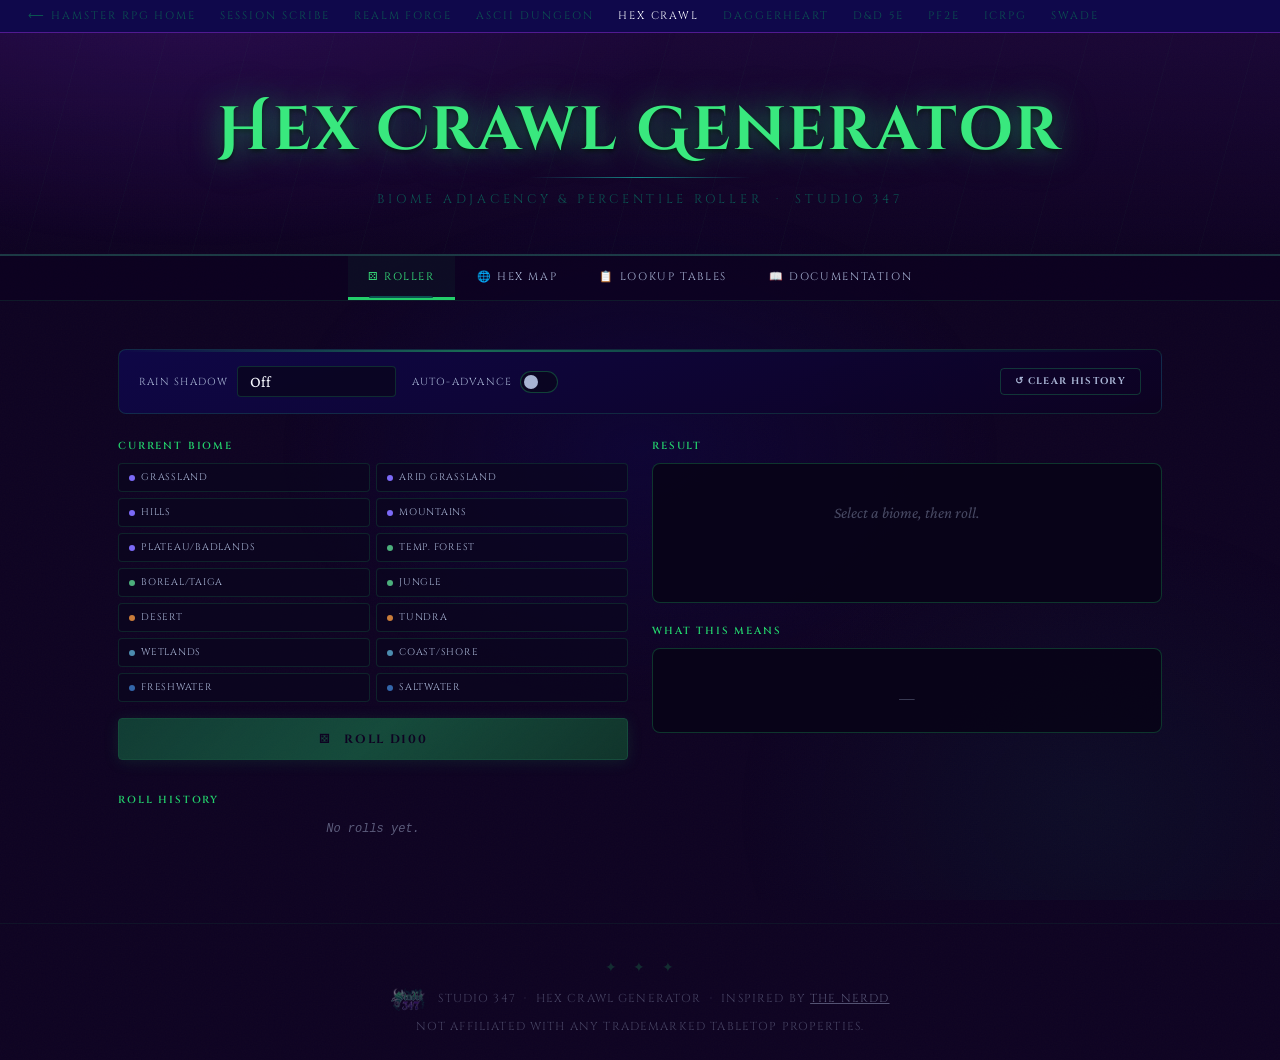
<file: hex-crawl-generator.html>
<!DOCTYPE html>
<html lang="en">
<head>
<meta charset="UTF-8">
<meta name="viewport" content="width=device-width, initial-scale=1.0">
<meta name="theme-color" content="#0d0221">
<title>Hex Crawl Generator — Studio 347</title>
<link rel="preconnect" href="https://fonts.googleapis.com">
<link href="https://fonts.googleapis.com/css2?family=Cinzel+Decorative:wght@400;700;900&family=Crimson+Pro:ital,wght@0,300;0,400;0,600;1,300;1,400&family=Cinzel:wght@400;600;700&display=swap" rel="stylesheet">
<style>
/* ══════════════════════════════════════════════
   STUDIO 347 — HEX CRAWL GENERATOR
   Palette: Studio347.scss
══════════════════════════════════════════════ */
:root {
  --s347-midnight-violet: #0d0221;
  --s347-deep-twilight:   #0f084b;
  --s347-dark-slate-grey: #0b5351;
  --s347-emerald:         #23ce6b;
  --s347-indigo-velvet:   #511a91;
  --s347-ghost-white:     #f6f8ff;
  --bg-deep:       var(--s347-midnight-violet);
  --bg-card:       #140a3a;
  --bg-card2:      #1a0f52;
  --bg-card3:      #0d0730;
  --accent-gold:   var(--s347-emerald);
  --accent-gold2:  #39e87e;
  --accent-teal:   var(--s347-dark-slate-grey);
  --accent-purple: var(--s347-indigo-velvet);
  --text-primary:  var(--s347-ghost-white);
  --text-muted:    #a8b4d4;
  --text-gold:     var(--s347-emerald);
  --border:        rgba(35,206,107,0.2);
  --border-bright: rgba(35,206,107,0.55);
  --shadow:        0 8px 40px rgba(0,0,0,0.6);
  --glow-gold:     0 0 20px rgba(35,206,107,0.3);
  --transition:    all 0.25s cubic-bezier(0.4,0,0.2,1);
  --radius:        8px;
  /* legacy aliases used by JS-generated markup */
  --bg:    var(--bg-deep);
  --bg2:   var(--bg-card);
  --bg3:   var(--bg-card3);
  --bg4:   #0a0520;
  --text:  var(--text-primary);
  --text2: var(--text-muted);
  --text3: rgba(168,180,212,0.5);
  --font-head: 'Cinzel', Georgia, serif;
  --font-body: 'Crimson Pro', Georgia, serif;
  --font-mono: 'Courier New', monospace;
  --radius2: var(--radius);
}
*, *::before, *::after { box-sizing: border-box; margin: 0; padding: 0; }
html { scroll-behavior: smooth; }
body {
  background: var(--bg-deep);
  background-image: url("data:image/svg+xml,%3Csvg xmlns='http://www.w3.org/2000/svg' width='400' height='400'%3E%3Cfilter id='n'%3E%3CfeTurbulence type='fractalNoise' baseFrequency='0.75' numOctaves='4' stitchTiles='stitch'/%3E%3C/filter%3E%3Crect width='400' height='400' filter='url(%23n)' opacity='0.022'/%3E%3C/svg%3E");
  color: var(--text-primary);
  font-family: 'Crimson Pro', Georgia, serif;
  font-size: 17px; line-height: 1.65; min-height: 100vh; overflow-x: hidden;
}
body::before {
  content: ''; position: fixed; inset: 0;
  background:
    radial-gradient(ellipse 70% 50% at 15% 0%, rgba(81,26,145,0.22) 0%, transparent 55%),
    radial-gradient(ellipse 50% 60% at 85% 90%, rgba(11,83,81,0.12) 0%, transparent 55%),
    radial-gradient(ellipse 40% 40% at 50% 50%, rgba(15,8,75,0.45) 0%, transparent 70%);
  pointer-events: none; z-index: 0;
}
#page { position: relative; z-index: 1; }

/* ─── BACK BANNER / NAV ─── */
.back-banner {
  background: var(--s347-deep-twilight);
  border-bottom: 1px solid var(--s347-indigo-velvet);
  padding: 7px 28px;
  display: flex; gap: 24px; flex-wrap: wrap;
  position: sticky; top: 0; z-index: 100;
  backdrop-filter: blur(8px); -webkit-backdrop-filter: blur(8px);
}
.back-banner a {
  font-family: 'Cinzel', serif; font-size: 0.68rem; letter-spacing: 0.18em;
  text-transform: uppercase; color: var(--s347-dark-slate-grey); text-decoration: none;
  transition: color 0.2s;
}
.back-banner a:hover { color: var(--s347-emerald); }
.back-banner .bc-current { color: var(--s347-ghost-white); pointer-events: none; }

/* ─── HEADER ─── */
.app-header {
  text-align: center;
  padding: clamp(32px,6vw,64px) 20px clamp(24px,4vw,44px);
  border-bottom: 2px solid rgba(35,206,107,0.25);
  background: linear-gradient(180deg, rgba(81,26,145,0.18) 0%, transparent 100%);
  position: relative; overflow: hidden;
}
.app-header::before {
  content: ''; position: absolute; inset: 0;
  background: repeating-linear-gradient(105deg,transparent 0px,transparent 80px,rgba(35,206,107,0.025) 80px,rgba(35,206,107,0.025) 81px);
  pointer-events: none;
}
.app-header::after {
  content: ''; position: absolute; bottom: -2px; left: 8%; right: 8%; height: 2px;
  background: linear-gradient(to right, transparent, var(--accent-gold), var(--accent-teal), var(--accent-gold), transparent);
}
.header-title {
  font-family: 'Cinzel Decorative', serif;
  font-size: clamp(1.9rem,6vw,3.8rem); font-weight: 700; color: var(--accent-gold2);
  text-shadow: 0 0 30px rgba(35,206,107,0.5), 0 0 60px rgba(35,206,107,0.2), 0 2px 4px rgba(0,0,0,0.8);
  letter-spacing: 0.04em; line-height: 1.15; margin-bottom: 6px;
  animation: fade-down 0.7s ease both;
}
.header-divider {
  width: 220px; height: 1px;
  background: linear-gradient(to right, transparent, rgba(24,168,158,0.8), transparent);
  margin: 10px auto 12px;
}
.header-subtitle {
  font-family: 'Cinzel', serif; font-size: clamp(0.6rem,1.8vw,0.78rem);
  letter-spacing: 0.3em; text-transform: uppercase; color: var(--accent-teal);
  animation: fade-up 0.9s 0.2s ease both;
}

/* ─── TAB NAV ─── */
.nav-tabs {
  display: flex; justify-content: center; gap: 2px; padding: 0 12px;
  border-bottom: 1px solid rgba(35,206,107,0.12);
  background: rgba(13,2,33,0.75); flex-wrap: wrap;
}
.nav-tab {
  font-family: 'Cinzel', serif; font-size: 0.68rem; letter-spacing: 0.15em;
  text-transform: uppercase; color: var(--text-muted); text-decoration: none;
  padding: 13px 20px; border: none; border-bottom: 3px solid transparent;
  transition: var(--transition); white-space: nowrap; position: relative;
  background: transparent; cursor: pointer;
}
.nav-tab:hover { color: #fff; border-bottom-color: rgba(35,206,107,0.4); }
.nav-tab.active { color: var(--accent-gold2); border-bottom-color: var(--accent-gold); background: rgba(35,206,107,0.05); }
.nav-tab.active::before {
  content: ''; position: absolute; bottom: -1px; left: 20%; right: 20%;
  height: 2px; background: var(--accent-teal); border-radius: 2px 2px 0 0;
}

.tab-panel { display: none; animation: fade-in 0.3s ease both; }
.tab-panel.active { display: block; }

/* ─── LAYOUT ─── */
.container { max-width: 1100px; margin: 0 auto; padding: clamp(24px,4vw,48px) clamp(14px,3vw,28px) 80px; }

/* ─── SECTION HEADING ─── */
.section-heading, .section-title {
  font-family: 'Cinzel', serif; font-size: 0.68rem; letter-spacing: 0.28em;
  text-transform: uppercase; color: var(--accent-gold); margin-bottom: 20px;
  display: flex; align-items: center; gap: 14px;
  border-bottom: none; padding-bottom: 0;
}
.section-heading::before, .section-heading::after,
.section-title::before, .section-title::after {
  content: ''; flex: 1; height: 1px;
  background: linear-gradient(to right, transparent, rgba(35,206,107,0.4));
}
.section-heading::before, .section-title::before {
  background: linear-gradient(to left, transparent, rgba(35,206,107,0.4));
}

/* ─── CARDS ─── */
.card {
  background: linear-gradient(160deg, rgba(15,8,75,0.95) 0%, rgba(13,2,33,0.98) 100%);
  border: 1px solid rgba(35,206,107,0.18); border-radius: var(--radius);
  overflow: hidden; margin-bottom: 16px; position: relative;
}
.card::before {
  content: ''; position: absolute; top: 0; left: 0; right: 0; height: 2px;
  background: linear-gradient(to right, transparent, rgba(35,206,107,0.5), rgba(11,83,81,0.45), transparent);
  pointer-events: none;
}
.card-header {
  background: rgba(10,6,30,0.7);
  border-bottom: 1px solid rgba(35,206,107,0.15);
  padding: 10px 14px;
  display: flex;
  align-items: center;
  gap: 8px;
}
.card-header .title {
  font-family: 'Cinzel', serif;
  font-size: 0.68rem;
  font-weight: 600;
  letter-spacing: 0.15em;
  text-transform: uppercase;
}
.cluster-pip {
  width: 7px; height: 7px;
  border-radius: 50%;
  flex-shrink: 0;
}
.badge {
  margin-left: auto;
  font-family: 'Cinzel', serif;
  font-size: 0.6rem;
  letter-spacing: 0.1em;
  text-transform: uppercase;
  color: rgba(35,206,107,0.5);
}

/* ─── LOOKUP TABLE inside card ─── */
.lookup-table {
  width: 100%;
  border-collapse: collapse;
  font-size: 0.88rem;
}
.lookup-table thead tr {
  background: rgba(10,6,30,0.8);
}
.lookup-table th {
  padding: 6px 10px;
  text-align: left;
  font-family: 'Cinzel', serif;
  font-size: 0.58rem;
  font-weight: 600;
  letter-spacing: 0.15em;
  text-transform: uppercase;
  color: var(--accent-gold);
  border-bottom: 1px solid rgba(35,206,107,0.2);
}
.lookup-table th.right, .lookup-table td.right { text-align: right; }
.lookup-table td {
  padding: 5px 10px;
  border-bottom: 1px solid rgba(35,206,107,0.07);
  color: var(--text-primary);
}
.lookup-table tr:last-child td { border-bottom: none; }
.lookup-table tr:hover td { background: rgba(35,206,107,0.03); }
.lookup-table tr.diag-row { background: rgba(35,206,107,0.06); }
.lookup-table tr.diag-row td.dest-cell { font-weight: 600; color: var(--accent-gold2); }
.lookup-table td.range-cell {
  font-family: 'Courier New', monospace;
  font-size: 0.78rem;
  color: rgba(168,180,212,0.55);
  width: 72px;
}
.lookup-table td.pct-cell {
  font-family: 'Courier New', monospace;
  font-size: 0.78rem;
  color: rgba(168,180,212,0.55);
  width: 36px;
  text-align: right;
}

/* ── GRID ── */
  .biome-grid {
    display: grid;
    grid-template-columns: repeat(auto-fill, minmax(280px, 1fr));
    gap: 1rem;
  }

/* ─── CONTROLS ─── */
.controls-bar {
  background: linear-gradient(160deg, rgba(15,8,75,0.9) 0%, rgba(13,2,33,0.95) 100%);
  border: 1px solid rgba(35,206,107,0.18); border-radius: var(--radius);
  padding: 16px 20px;
  display: flex; flex-wrap: wrap; gap: 1rem; align-items: center;
  margin-bottom: 1.5rem; position: relative; overflow: hidden;
}
.controls-bar::before {
  content: ''; position: absolute; top: 0; left: 0; right: 0; height: 2px;
  background: linear-gradient(to right, transparent, rgba(35,206,107,0.5), rgba(11,83,81,0.45), transparent);
  pointer-events: none;
}
.control-group {
  display: flex; align-items: center; gap: 8px;
}
.control-group label {
  display: block; font-family: 'Cinzel', serif; font-size: 0.64rem;
  letter-spacing: 0.12em; text-transform: uppercase; color: var(--text-muted);
  margin: 0; white-space: nowrap;
}
select {
  background: rgba(10,6,30,0.8);
  border: 1px solid rgba(35,206,107,0.2); border-radius: 4px;
  color: var(--text-primary); font-family: 'Crimson Pro', serif;
  font-size: 1rem; padding: 6px 12px; transition: var(--transition);
  outline: none; -webkit-appearance: none; cursor: pointer;
}
select:hover, select:focus { border-color: var(--accent-gold); box-shadow: 0 0 0 2px rgba(35,206,107,0.12); }
select option { background: #140a3a; color: var(--text-primary); }

/* ─── ROLLER ─── */
.roller-panel {
  background: linear-gradient(160deg, rgba(15,8,75,0.9) 0%, rgba(13,2,33,0.95) 100%);
  border: 1px solid rgba(35,206,107,0.18); border-radius: var(--radius);
  padding: 1.5rem; position: relative; overflow: hidden;
}
.roller-panel::before {
  content: ''; position: absolute; top: 0; left: 0; right: 0; height: 2px;
  background: linear-gradient(to right, transparent, rgba(35,206,107,0.5), rgba(11,83,81,0.45), transparent);
  pointer-events: none;
}
.roller-grid {
  display: grid; grid-template-columns: 1fr 1fr; gap: 1.5rem;
}
@media (max-width: 600px) { .roller-grid { grid-template-columns: 1fr; } }

.roller-label {
  font-family: 'Cinzel', serif; font-size: 0.64rem; font-weight: 600;
  letter-spacing: 0.18em; text-transform: uppercase; color: var(--accent-gold);
  margin-bottom: 8px;
}
.biome-select-grid {
  display: grid; grid-template-columns: repeat(2, 1fr);
  gap: 6px; margin-bottom: 1rem;
}
.biome-btn {
  background: rgba(10,6,30,0.7);
  border: 1px solid rgba(35,206,107,0.15); border-radius: 4px;
  color: var(--text-muted); cursor: pointer;
  font-family: 'Cinzel', serif; font-size: 0.6rem;
  letter-spacing: 0.08em; text-transform: uppercase;
  padding: 7px 10px; text-align: left;
  transition: var(--transition);
  display: flex; align-items: center; gap: 6px;
}
.biome-btn:hover { border-color: rgba(35,206,107,0.4); color: var(--text-primary); background: rgba(35,206,107,0.06); }
.biome-btn.selected {
  border-color: var(--accent-gold);
  background: rgba(35,206,107,0.1);
  color: var(--accent-gold2);
  box-shadow: 0 0 10px rgba(35,206,107,0.15);
}
.biome-btn .pip {
  width: 6px; height: 6px; border-radius: 50%; flex-shrink: 0;
}

.roll-btn {
  font-family: 'Cinzel', serif; font-size: 0.75rem; letter-spacing: 0.14em;
  text-transform: uppercase;
  background: linear-gradient(135deg, #18a858 0%, #23ce6b 50%, #15903e 100%);
  color: #0d0221; border: 1.5px solid #23ce6b; font-weight: 700;
  box-shadow: 0 2px 16px rgba(35,206,107,0.35);
  border-radius: 4px; cursor: pointer;
  padding: 12px 24px; width: 100%;
  transition: var(--transition); margin-bottom: 1rem;
}
.roll-btn:hover { background: linear-gradient(135deg, #23ce6b 0%, #39e87e 50%, #1eb55e 100%); box-shadow: 0 4px 24px rgba(35,206,107,0.5); }
.roll-btn:active { transform: scale(0.98); }
.roll-btn:disabled { opacity: 0.35; cursor: not-allowed; }

/* secondary/utility roll-btn (clear history, etc.) */
.roll-btn.btn-sm-util {
  background: transparent; color: var(--text-muted); border-color: rgba(35,206,107,0.25);
  box-shadow: none; font-size: 0.6rem; padding: 6px 14px; width: auto; margin-bottom: 0;
}
.roll-btn.btn-sm-util:hover { border-color: rgba(35,206,107,0.5); color: var(--text-primary); box-shadow: none; }

.result-box {
  background: rgba(8,4,24,0.9); border: 1px solid rgba(35,206,107,0.25);
  border-radius: var(--radius); padding: 1.25rem; min-height: 140px;
  animation: fade-in 0.3s ease both;
}
.result-empty {
  color: rgba(168,180,212,0.4); font-family: 'Crimson Pro', serif;
  font-style: italic; font-size: 1rem; text-align: center; padding-top: 1rem;
}
.result-roll-num {
  font-family: 'Cinzel Decorative', serif;
  font-size: 2rem; color: var(--accent-gold2);
  display: block; margin-bottom: 4px;
  text-shadow: 0 0 20px rgba(35,206,107,0.4);
}
.result-biome {
  font-family: 'Cinzel', serif; font-size: 1.1rem; font-weight: 600;
  letter-spacing: 0.06em; margin-bottom: 6px;
}
.result-range {
  font-family: 'Courier New', monospace; font-size: 0.72rem;
  color: rgba(168,180,212,0.5); margin-bottom: 8px;
}
.result-note {
  font-family: 'Crimson Pro', serif; font-size: 1rem;
  color: var(--text-muted); line-height: 1.65;
  border-top: 1px solid rgba(35,206,107,0.15);
  padding-top: 8px; margin-top: 8px;
}
.result-same {
  display: inline-block;
  background: rgba(35,206,107,0.1); border: 1px solid rgba(35,206,107,0.3);
  border-radius: 4px; color: var(--accent-gold2);
  font-family: 'Cinzel', serif; font-size: 0.58rem;
  font-weight: 600; letter-spacing: 0.1em;
  padding: 1px 7px; text-transform: uppercase;
  margin-left: 8px; vertical-align: middle;
}

.history-list {
  list-style: none; font-size: 0.75rem;
  font-family: 'Courier New', monospace;
  color: rgba(168,180,212,0.5);
  max-height: 160px; overflow-y: auto;
}
.history-list li {
  padding: 3px 0; border-bottom: 1px solid rgba(35,206,107,0.07);
  display: flex; gap: 8px;
}
.history-list li:last-child { border-bottom: none; }
.hist-roll { color: var(--accent-gold); min-width: 28px; }
.hist-from { color: rgba(168,180,212,0.5); }
.hist-arrow { color: rgba(35,206,107,0.3); }
.hist-to { color: var(--text-muted); }
.hist-same { color: var(--accent-gold2); font-size: 0.65rem; }

/* ─── DOCS ─── */
.doc-section { margin-bottom: 2.5rem; }
.doc-section:last-child { margin-bottom: 0; }

.prose {
  font-family: 'Crimson Pro', serif; font-size: 1.05rem;
  color: var(--text-muted); line-height: 1.8; max-width: 72ch;
}
.prose + .prose { margin-top: 1rem; }
.prose a { color: var(--accent-gold2); text-decoration: none; }
.prose a:hover { text-decoration: underline; }
.prose strong { color: var(--text-primary); font-weight: 600; }

.cluster-badge {
  display: inline-flex; align-items: center; gap: 5px;
  background: rgba(10,6,30,0.7); border: 1px solid rgba(35,206,107,0.2);
  border-radius: 4px; font-family: 'Cinzel', serif; font-size: 0.58rem;
  font-weight: 600; letter-spacing: 0.1em; padding: 2px 8px;
  text-transform: uppercase; margin: 2px;
}

.rule-block {
  background: rgba(35,206,107,0.05); border: 1px solid rgba(35,206,107,0.15);
  border-left: 3px solid var(--accent-gold);
  border-radius: 0 var(--radius) var(--radius) 0;
  padding: 10px 14px; margin: 1rem 0;
  font-family: 'Crimson Pro', serif; font-size: 1rem;
  color: var(--text-muted); line-height: 1.7;
}
.rule-block strong { color: var(--text-primary); }

.ref-table {
  width: 100%; border-collapse: collapse; font-size: 0.92rem; margin: 1rem 0;
}
.ref-table th {
  background: rgba(10,6,30,0.8); padding: 7px 12px; text-align: left;
  font-family: 'Cinzel', serif; font-size: 0.58rem; font-weight: 600;
  letter-spacing: 0.15em; text-transform: uppercase; color: var(--accent-gold);
  border-bottom: 1px solid rgba(35,206,107,0.2);
}
.ref-table td {
  padding: 7px 12px; border-bottom: 1px solid rgba(35,206,107,0.07);
  color: var(--text-primary); vertical-align: top;
}
.ref-table tr:hover td { background: rgba(35,206,107,0.03); }
.ref-table tr:last-child td { border-bottom: none; }
.ref-table td.muted { color: var(--text-muted); font-family: 'Crimson Pro', serif; font-size: 1rem; }

/* ─── FOOTER ─── */
footer {
  text-align: center; padding: 24px; font-size: 0.72rem;
  color: rgba(168,180,212,0.35); border-top: 1px solid rgba(35,206,107,0.08);
  font-family: 'Cinzel', serif; letter-spacing: 0.1em; text-transform: uppercase;
}
footer .divider { color: rgba(35,206,107,0.2); font-size: 14px; margin: 0.5rem 0; }

/* ─── ANIMATIONS ─── */
@keyframes fade-in  { from{opacity:0;transform:translateY(8px);} to{opacity:1;transform:none;} }
@keyframes fade-down{ from{opacity:0;transform:translateY(-12px);} to{opacity:1;transform:none;} }
@keyframes fade-up  { from{opacity:0;transform:translateY(12px);} to{opacity:1;transform:none;} }

/* scrollbar */
::-webkit-scrollbar { width: 6px; }
::-webkit-scrollbar-track { background: rgba(13,2,33,0.8); }
::-webkit-scrollbar-thumb { background: rgba(35,206,107,0.25); border-radius: 3px; }
::-webkit-scrollbar-thumb:hover { background: rgba(35,206,107,0.5); }

/* ─── UTIL ─── */
.mt1 { margin-top: 0.5rem; }
.mt2 { margin-top: 1rem; }
.mt3 { margin-top: 1.5rem; }
.mt4 { margin-top: 2rem; }
.flex { display: flex; }
.gap1 { gap: 0.5rem; }
.gap2 { gap: 1rem; }
.wrap { flex-wrap: wrap; }
/* ─── TOGGLE SWITCH ─── */
.toggle-switch { position: relative; display: inline-block; width: 38px; height: 22px; flex-shrink: 0; }
.toggle-switch input { opacity: 0; width: 0; height: 0; }
.toggle-slider {
  position: absolute; cursor: pointer; inset: 0;
  background: rgba(10,6,30,0.8); border: 1px solid rgba(35,206,107,0.3); border-radius: 11px;
  transition: 0.25s;
}
.toggle-slider::before {
  content: ''; position: absolute; height: 14px; width: 14px;
  left: 3px; bottom: 3px; background: var(--text-muted); border-radius: 50%; transition: 0.25s;
}
.toggle-switch input:checked + .toggle-slider { background: rgba(35,206,107,0.15); border-color: var(--accent-gold); }
.toggle-switch input:checked + .toggle-slider::before { transform: translateX(16px); background: var(--accent-gold2); }
/* ─── HEX MAP TAB ─── */
.map-controls-bar {
  background: linear-gradient(160deg, rgba(15,8,75,0.9) 0%, rgba(13,2,33,0.95) 100%);
  border: 1px solid rgba(35,206,107,0.18); border-radius: var(--radius);
  padding: 14px 20px; display: flex; flex-wrap: wrap; gap: 14px; align-items: center;
  margin-bottom: 16px; position: relative; overflow: hidden;
}
.map-controls-bar::before {
  content: ''; position: absolute; top: 0; left: 0; right: 0; height: 2px;
  background: linear-gradient(to right, transparent, rgba(35,206,107,0.5), rgba(11,83,81,0.45), transparent);
  pointer-events: none;
}
.map-seed-select {
  display: flex; align-items: center; gap: 10px; flex-wrap: wrap;
}
.map-seed-select label {
  font-family: 'Cinzel', serif; font-size: 0.64rem; letter-spacing: 0.12em;
  text-transform: uppercase; color: var(--text-muted); white-space: nowrap;
}
.map-size-inputs { display: flex; align-items: center; gap: 6px; }
.map-size-inputs input[type=number] {
  background: rgba(10,6,30,0.8); border: 1px solid rgba(35,206,107,0.2);
  border-radius: 4px; color: var(--text-primary); font-family: 'Crimson Pro', serif;
  font-size: 1rem; padding: 5px 8px; width: 58px; outline: none;
  transition: var(--transition); text-align: center;
}
.map-size-inputs input[type=number]:focus { border-color: var(--accent-gold); box-shadow: 0 0 0 2px rgba(35,206,107,0.12); }
.map-size-inputs span { color: var(--text-muted); font-size: 0.85rem; }
.map-btn {
  font-family: 'Cinzel', serif; font-size: 0.72rem; letter-spacing: 0.14em;
  text-transform: uppercase; font-weight: 700; border-radius: 4px;
  cursor: pointer; padding: 9px 20px; border: 1.5px solid; transition: var(--transition);
}
.map-btn-primary {
  background: linear-gradient(135deg, #18a858 0%, #23ce6b 50%, #15903e 100%);
  color: #0d0221; border-color: #23ce6b;
  box-shadow: 0 2px 16px rgba(35,206,107,0.35);
}
.map-btn-primary:hover { background: linear-gradient(135deg, #23ce6b 0%, #39e87e 50%, #1eb55e 100%); box-shadow: 0 4px 24px rgba(35,206,107,0.5); }
.map-btn-secondary {
  background: transparent; color: var(--text-muted);
  border-color: rgba(35,206,107,0.25);
}
.map-btn-secondary:hover { border-color: rgba(35,206,107,0.5); color: var(--text-primary); }
.map-btn:active { transform: scale(0.97); }
.map-btn:disabled { opacity: 0.35; cursor: not-allowed; transform: none; }

.map-legend {
  display: flex; flex-wrap: wrap; gap: 8px; margin-bottom: 16px; align-items: center;
}
.map-legend-label {
  font-family: 'Cinzel', serif; font-size: 0.6rem; letter-spacing: 0.18em;
  text-transform: uppercase; color: var(--text-muted); margin-right: 4px;
}
.map-legend-item {
  display: flex; align-items: center; gap: 5px;
  font-family: 'Cinzel', serif; font-size: 0.58rem; letter-spacing: 0.08em;
  text-transform: uppercase; color: var(--text-muted);
  background: rgba(10,6,30,0.6); border: 1px solid rgba(35,206,107,0.12);
  border-radius: 4px; padding: 3px 8px;
}
.map-legend-swatch {
  width: 10px; height: 10px; border-radius: 2px; flex-shrink: 0;
}

.map-canvas-wrap {
  background: rgba(8,4,24,0.85); border: 1px solid rgba(35,206,107,0.2);
  border-radius: var(--radius); overflow: auto; position: relative;
  max-height: 72vh; cursor: default;
}
#hexMapCanvas {
  display: block;
}
.map-tooltip {
  position: fixed; pointer-events: none; z-index: 200;
  background: rgba(13,7,40,0.97); border: 1px solid rgba(35,206,107,0.4);
  border-radius: 6px; padding: 8px 12px; min-width: 140px;
  box-shadow: 0 8px 32px rgba(0,0,0,0.6); opacity: 0; transition: opacity 0.1s;
}
.map-tooltip.visible { opacity: 1; }
.map-tt-coord {
  font-family: 'Courier New', monospace; font-size: 0.68rem;
  color: rgba(168,180,212,0.5); margin-bottom: 3px;
}
.map-tt-biome {
  font-family: 'Cinzel', serif; font-size: 0.8rem; font-weight: 600;
  letter-spacing: 0.06em;
}
.map-tt-cluster {
  font-family: 'Cinzel', serif; font-size: 0.58rem; letter-spacing: 0.1em;
  text-transform: uppercase; color: var(--text-muted); margin-top: 2px;
}
.map-status {
  display: flex; justify-content: space-between; align-items: center;
  margin-top: 10px; padding: 6px 12px;
  background: rgba(8,4,24,0.6); border: 1px solid rgba(35,206,107,0.1);
  border-radius: 4px;
}
.map-status-text {
  font-family: 'Cinzel', serif; font-size: 0.58rem; letter-spacing: 0.12em;
  text-transform: uppercase; color: rgba(168,180,212,0.4);
}
.map-status-text span { color: var(--accent-gold2); }
</style>
</head>
<body>

<div id="page">

<!-- BACK BANNER -->
<div class="back-banner">
  <a href="https://crazitalk.github.io/hamster-rpg.github.io/index.html">⟵ Hamster RPG Home</a>
  <a href="https://crazitalk.github.io/hamster-rpg.github.io/session-scribe.html">Session Scribe</a>
  <a href="https://crazitalk.github.io/hamster-rpg.github.io/realm-forge.html">Realm Forge</a>
  <a href="https://crazitalk.github.io/hamster-rpg.github.io/ascii-dungeon.html">ASCII Dungeon</a>
  <a href="#" class="bc-current">Hex Crawl</a>
  <a href="https://crazitalk.github.io/hamster-rpg.github.io/daggerheart-character-forge.html">Daggerheart</a>
  <a href="https://crazitalk.github.io/hamster-rpg.github.io/dnd5e-character-forge.html">D&amp;D 5e</a>
  <a href="https://crazitalk.github.io/hamster-rpg.github.io/pf2e-character-forge.html">PF2e</a>
  <a href="https://crazitalk.github.io/hamster-rpg.github.io/icrpg-character-forge.html">ICRPG</a>
  <a href="https://crazitalk.github.io/hamster-rpg.github.io/swade-character-forge.html">SWADE</a>
</div>

<!-- HEADER -->
<header class="app-header">
  <div class="header-title">Hex Crawl Generator</div>
  <div class="header-divider"></div>
  <div class="header-subtitle">Biome Adjacency &amp; Percentile Roller &nbsp;·&nbsp; Studio 347</div>
</header>

<!-- TAB NAV -->
<nav class="nav-tabs">
  <button class="nav-tab active" data-tab="roller">⚄ Roller</button>
  <button class="nav-tab" data-tab="map">🌐 Hex Map</button>
  <button class="nav-tab" data-tab="lookup">📋 Lookup Tables</button>
  <button class="nav-tab" data-tab="docs">📖 Documentation</button>
</nav>

<!-- ════════════════════════════════════════
     TAB: ROLLER
════════════════════════════════════════ -->
<div class="tab-panel active" id="tab-roller">
<div class="container">

  <div class="controls-bar">
    <div class="control-group">
      <label>Rain Shadow</label>
      <select id="roller-shadow">
        <option value="none">Off</option>
        <option value="leeward">Leeward — drier</option>
        <option value="windward">Windward — wetter</option>
      </select>
    </div>
    <div class="control-group">
      <label style="margin:0;">Auto-Advance</label>
      <label class="toggle-switch" title="Automatically set Current Biome to the last result after each roll">
        <input type="checkbox" id="autoAdvanceToggle">
        <span class="toggle-slider"></span>
      </label>
    </div>
    <div class="control-group" style="margin-left:auto;">
      <button class="roll-btn btn-sm-util" id="clearHistBtn">↺ Clear History</button>
    </div>
  </div>

  <div class="roller-grid">
    <!-- LEFT: biome selector + roll -->
    <div>
      <div class="roller-label">Current Biome</div>
      <div class="biome-select-grid" id="biomeBtns"></div>
      <button class="roll-btn" id="rollBtn" disabled>⚄ &nbsp; Roll d100</button>

      <div class="roller-label" style="margin-top:1rem;">Roll History</div>
      <ul class="history-list" id="historyList">
        <li style="color:var(--text3);font-style:italic;justify-content:center;">No rolls yet.</li>
      </ul>
    </div>

    <!-- RIGHT: result -->
    <div>
      <div class="roller-label">Result</div>
      <div class="result-box" id="resultBox">
        <div class="result-empty">Select a biome, then roll.</div>
      </div>

      <div class="roller-label" style="margin-top:1.25rem;">What This Means</div>
      <div class="result-box" id="contextBox" style="min-height:80px;">
        <div class="result-empty">—</div>
      </div>
    </div>
  </div>

</div>
</div>

<!-- ════════════════════════════════════════
     TAB: HEX MAP
════════════════════════════════════════ -->
<div class="tab-panel" id="tab-map">
<div class="container">

  <div class="map-controls-bar">
    <div class="map-seed-select">
      <label>Starting Biome</label>
      <select id="map-seed-biome">
        <option value="random">— Random —</option>
      </select>
    </div>
    <div class="map-seed-select">
      <label>Hex Scale</label>
      <select id="map-scale">
        <option value="1">1 mile — Local detail</option>
        <option value="3">3 miles — Neighbourhood</option>
        <option value="10">10 miles — Regional</option>
        <option value="24" selected>24 miles — Kingdom</option>
        <option value="100">100 miles — Continental</option>
      </select>
    </div>
    <div class="map-seed-select">
      <label>Rain Shadow</label>
      <select id="map-shadow">
        <option value="none">Off</option>
        <option value="leeward">Leeward — drier</option>
        <option value="windward">Windward — wetter</option>
      </select>
    </div>
    <div class="map-seed-select">
      <label>Size</label>
      <div class="map-size-inputs">
        <input type="number" id="map-cols" value="15" min="4" max="30">
        <span>×</span>
        <input type="number" id="map-rows" value="15" min="4" max="30">
      </div>
    </div>
    <button class="map-btn map-btn-primary" id="mapGenerateBtn">⚄ Generate Map</button>
    <button class="map-btn map-btn-secondary" id="mapDownloadBtn" disabled>↓ Download PNG</button>
  </div>

  <div class="map-legend" id="mapLegend">
    <span class="map-legend-label">Biomes</span>
  </div>

  <div class="map-canvas-wrap" id="mapCanvasWrap">
    <canvas id="hexMapCanvas"></canvas>
  </div>

  <div class="map-status" id="mapStatus">
    <span class="map-status-text" id="mapStatusText">No map generated yet.</span>
    <span class="map-status-text" id="mapScaleText"></span>
    <span class="map-status-text" id="mapCellCount"></span>
  </div>

  <div class="map-tooltip" id="mapTooltip">
    <div class="map-tt-coord" id="ttCoord"></div>
    <div class="map-tt-biome" id="ttBiome"></div>
    <div class="map-tt-cluster" id="ttCluster"></div>
  </div>

</div>
</div>

<!-- ════════════════════════════════════════
     TAB: LOOKUP
════════════════════════════════════════ -->
<div class="tab-panel" id="tab-lookup">
<div class="container">

  <div class="controls-bar">
    <div class="control-group">
      <label>Rain Shadow</label>
      <select id="lookup-shadow">
        <option value="none">Off</option>
        <option value="leeward">Leeward — drier</option>
        <option value="windward">Windward — wetter</option>
      </select>
    </div>
    <div class="control-group">
      <label>Filter</label>
      <select id="lookup-filter">
        <option value="all">All Biomes</option>
        <option value="elevation">Elevation</option>
        <option value="forest">Forest</option>
        <option value="arid">Arid</option>
        <option value="transitional">Transitional</option>
        <option value="water">Water</option>
      </select>
    </div>
  </div>

  <div class="flex gap1 wrap" style="margin-bottom:1.25rem;">
    <span class="cluster-badge" style="color:#9d94f7;border-color:#3d3580;"><span class="cluster-pip" style="background:#7c6af7;"></span>Elevation</span>
    <span class="cluster-badge" style="color:#6ec89a;border-color:#1e5c3a;"><span class="cluster-pip" style="background:#4caf7c;"></span>Forest</span>
    <span class="cluster-badge" style="color:#e8a055;border-color:#5a3010;"><span class="cluster-pip" style="background:#c97c3a;"></span>Arid</span>
    <span class="cluster-badge" style="color:#6aafd4;border-color:#1e3e52;"><span class="cluster-pip" style="background:#4c8caf;"></span>Transitional</span>
    <span class="cluster-badge" style="color:#5599cc;border-color:#1a2e45;"><span class="cluster-pip" style="background:#3366aa;"></span>Water</span>
  </div>

  <div class="biome-grid" id="lookupGrid"></div>

</div>
</div>

<!-- ════════════════════════════════════════
     TAB: DOCS
════════════════════════════════════════ -->
<div class="tab-panel" id="tab-docs">
<div class="container">

  <div class="doc-section">
    <div class="section-title">Overview</div>
    <p class="prose">
      This tool generates biome transitions for hex-crawl tabletop campaigns. It is inspired by
      <a href="https://thenerdd.com/2021/06/14/my-dd-hex-crawl-generator-system/" target="_blank">The Nerdd's D&amp;D Hex Crawl Generator System</a>,
      which uses a d10 table of five biomes (Plains, Hills, Mountains, Forest, Desert/Tundra).
      That system was a great starting point, but the five biomes conflate different geographic axes —
      terrain shape, climate, and vegetation — in ways that make some biomes hard to categorise.
      <em>Desert/Tundra</em> in particular lumps two climatically opposite environments together
      simply because both have sparse vegetation.
    </p>
    <p class="prose mt2">
      This generator expands to <strong>14 biomes</strong> built on three clean axes:
      terrain (Hills, Mountains, Plateau), climate (Desert, Tundra), and vegetation (Temperate Forest, Jungle, Boreal).
      Water bodies large enough to occupy a full hex are treated as biomes in their own right.
      Rivers belong on hex edges; bays, straights, and ponds are local features, not hex biomes.
    </p>
  </div>

  <div class="doc-section">
    <div class="section-title">The 14 Biomes</div>
    <table class="ref-table">
      <thead>
        <tr>
          <th>Biome</th>
          <th>Cluster</th>
          <th>Notes</th>
        </tr>
      </thead>
      <tbody>
        <tr><td>Grassland / Prairie</td><td><span class="cluster-badge" style="color:#9d94f7;border-color:#3d3580;">Elevation</span></td><td class="muted">Flat temperate plains. The default lowland biome.</td></tr>
        <tr><td>Arid Grassland</td><td><span class="cluster-badge" style="color:#9d94f7;border-color:#3d3580;">Elevation</span></td><td class="muted">Steppe and savanna. Replaces the ambiguous Desert/Tundra catch-all for grass-covered arid zones. Steppes are cold/temperate; savannas are tropical.</td></tr>
        <tr><td>Hills</td><td><span class="cluster-badge" style="color:#9d94f7;border-color:#3d3580;">Elevation</span></td><td class="muted">Rolling uplands. The transitional terrain between plains and mountains.</td></tr>
        <tr><td>Mountains</td><td><span class="cluster-badge" style="color:#9d94f7;border-color:#3d3580;">Elevation</span></td><td class="muted">Dramatic elevation. Passes, peaks, and ranges. Very high inertia.</td></tr>
        <tr><td>Plateau / Badlands</td><td><span class="cluster-badge" style="color:#9d94f7;border-color:#3d3580;">Elevation</span></td><td class="muted">Elevated flat or heavily eroded terrain. Colorado Plateau, Gobi plateau, canyon country.</td></tr>
        <tr><td>Temperate Forest</td><td><span class="cluster-badge" style="color:#6ec89a;border-color:#1e5c3a;">Forest</span></td><td class="muted">Deciduous and mixed woodland. Four-season forest of the temperate zone.</td></tr>
        <tr><td>Boreal / Taiga</td><td><span class="cluster-badge" style="color:#6ec89a;border-color:#1e5c3a;">Forest</span></td><td class="muted">Cold coniferous forest. Bridges temperate forest and arctic tundra. One of Earth's largest biomes.</td></tr>
        <tr><td>Jungle / Rainforest</td><td><span class="cluster-badge" style="color:#6ec89a;border-color:#1e5c3a;">Forest</span></td><td class="muted">Tropical dense canopy. High humidity and rainfall. Includes flooded forest margins.</td></tr>
        <tr><td>Desert</td><td><span class="cluster-badge" style="color:#e8a055;border-color:#5a3010;">Arid</span></td><td class="muted">Hot arid zone. Sparse or absent vegetation. Can border coastline (Namib, Atacama).</td></tr>
        <tr><td>Tundra</td><td><span class="cluster-badge" style="color:#e8a055;border-color:#5a3010;">Arid</span></td><td class="muted">Cold arid zone with permafrost. Arctic and high-alpine. Grades into taiga at the treeline.</td></tr>
        <tr><td>Wetlands</td><td><span class="cluster-badge" style="color:#6aafd4;border-color:#1e3e52;">Transitional</span></td><td class="muted">Swamps, marshes, bogs, fens. Water-saturated land. Naturally blurs into adjacent biomes.</td></tr>
        <tr><td>Coast / Shore</td><td><span class="cluster-badge" style="color:#6aafd4;border-color:#1e3e52;">Transitional</span></td><td class="muted">Littoral zone. Sits between a land biome and Saltwater. Cliffs of Dover (→ Plains/Hills) and fjords (→ Mountains) both valid.</td></tr>
        <tr><td>Freshwater</td><td><span class="cluster-badge" style="color:#5599cc;border-color:#1a2e45;">Water</span></td><td class="muted">A hex-scale body of non-saline water. Large lakes, inland seas, vast river deltas, floodplain lake systems.</td></tr>
        <tr><td>Saltwater</td><td><span class="cluster-badge" style="color:#5599cc;border-color:#1a2e45;">Water</span></td><td class="muted">Open ocean, sea, or large saltwater bay. Very high inertia. Exit only through Coast/Shore.</td></tr>
      </tbody>
    </table>
  </div>

  <div class="doc-section">
    <div class="section-title">Hex Scale</div>
    <p class="prose">
      These tables are calibrated for <strong>3-mile hexes</strong> — one hex equals roughly one day of travel on foot at a cautious pace.
      At this scale, real-world biomes are compressed: a "forest" spanning 10 hexes covers only about 30 miles,
      far smaller than any real-world forest. This is intentional. A fantasy hex crawl benefits from variety and discovery,
      not geological accuracy. The same→same inertia values (40–55% for most biomes) produce average biome runs of
      2–5 hexes, or 6–15 miles, which keeps the terrain interesting without feeling random.
    </p>
  </div>

  <div class="doc-section">
    <div class="section-title">Affinity Clusters</div>
    <p class="prose">
      Biomes are grouped into five clusters. Transitions within a cluster are more likely than transitions across clusters.
      Cross-cluster transitions follow specific geographic rules — some are common (Boreal → Tundra, the treeline),
      some are rare but valid (Desert → Saltwater, coastal deserts), and some are near-zero (Jungle → Tundra).
    </p>

    <div class="rule-block mt2">
      <strong>Elevation</strong> biomes (Grassland, Arid Grassland, Hills, Mountains, Plateau) transition along elevation gradients.
      Mountains most commonly descend into Hills, which descend into Grassland. Plateau sits beside Mountains and Arid zones.
    </div>
    <div class="rule-block">
      <strong>Forest</strong> biomes transition along temperature and moisture gradients.
      Temperate Forest ↔ Boreal is the altitude/latitude line; Temperate Forest ↔ Jungle is the tropical margin.
      Forest biomes rarely transition directly to Arid without an intermediate Elevation or Transitional step.
    </div>
    <div class="rule-block">
      <strong>Arid</strong> biomes (Desert, Tundra) connect readily to each other and to Arid Grassland and Plateau.
      Desert can border Saltwater directly (Atacama, Namib). Tundra borders Freshwater frequently (glacial lakes).
    </div>
    <div class="rule-block">
      <strong>Transitional</strong> biomes (Wetlands, Coast/Shore) are connectors. They have elevated cross-cluster probability in both directions.
      Coast sits between any land biome and Saltwater. Wetlands blur into Forest, Jungle, and Freshwater.
    </div>
    <div class="rule-block">
      <strong>Water</strong> biomes have very high inertia. Saltwater only exits to Coast/Shore.
      Freshwater exits to Wetlands, and reflects the surrounding land biome (boreal lakes, tropical floodplains).
    </div>
  </div>

  <div class="doc-section">
    <div class="section-title">Rain Shadow Modifier</div>
    <p class="prose">
      Mountain ranges create rain shadows: the windward side receives abundant rainfall and tends toward Forest,
      while the leeward side is starved of moisture and tends toward Arid Grassland or Desert.
    </p>
    <p class="prose mt2">
      When the modifier is active, the five Elevation cluster biome rows are rescaled:
    </p>
    <table class="ref-table mt2" style="max-width:480px;">
      <thead><tr><th>Mode</th><th>Arid transitions</th><th>Forest transitions</th></tr></thead>
      <tbody>
        <tr><td>Leeward (drier)</td><td class="muted">×2 (doubled)</td><td class="muted">×0.5 (halved)</td></tr>
        <tr><td>Windward (wetter)</td><td class="muted">×0.5 (halved)</td><td class="muted">×2 (doubled)</td></tr>
      </tbody>
    </table>
    <p class="prose mt2">
      After applying multipliers the row is renormalised to sum to 100. The same→same diagonal absorbs any rounding drift.
      Apply the modifier only when crossing a Mountain or Highland hex in your world's prevailing wind direction,
      not universally — that preserves geographic coherence.
    </p>
  </div>

  <div class="doc-section">
    <div class="section-title">How to Roll</div>
    <p class="prose">Roll percentile dice (d100 or two d10s read as tens/units, 00 = 100). Find your current biome's card in the Lookup Tables tab, then scan the roll ranges top to bottom until your result falls within one. That is your next hex's biome.</p>
    <p class="prose mt2">If you roll the same biome twice in a row, lean into it — you are deep in continuous terrain. Consider adding a local feature (a river crossing, a ruined watchtower, an unusual rock formation) to break visual monotony without changing the biome.</p>
    <p class="prose mt2">For hexes with <strong>two biomes</strong>, roll twice (rerolling true duplicates) and combine. Forested Hills, Desert Coast, Mountain Wetlands — the intersection is often more interesting than either alone.</p>
  </div>

  <div class="doc-section">
    <div class="section-title">Attribution &amp; Inspiration</div>
    <p class="prose">
      Biome transition system designed for <strong>Hamster RPG</strong> by Studio 347.
      Inspired by <a href="https://thenerdd.com/2021/06/14/my-dd-hex-crawl-generator-system/" target="_blank">My D&amp;D Hex Crawl Generator System</a>
      by Sean Tasker at The Nerdd (2021). Biome taxonomy informed by real-world climate science and the
      <em>Whittaker biome classification</em>. Probability values are designed for fantasy play, not ecological simulation.
    </p>
  </div>

</div>
</div>

<!-- FOOTER -->
<footer>
  <div class="divider">✦ &nbsp; ✦ &nbsp; ✦</div>
  <div style="margin-top:0.5rem;">
    <img src="https://crazitalk.github.io/hamster-rpg.github.io/ref/logo.png" alt="Studio 347" style="height:24px;opacity:0.5;vertical-align:middle;margin-right:8px;">
    Studio 347 &nbsp;·&nbsp; Hex Crawl Generator &nbsp;·&nbsp; Inspired by <a href="https://thenerdd.com/2021/06/14/my-dd-hex-crawl-generator-system/" target="_blank" style="color:rgba(168,180,212,0.45);">The Nerdd</a>
  </div>
  <div style="margin-top:0.4rem;">Not affiliated with any trademarked tabletop properties.</div>
</footer>

</div><!-- #page -->

<script>
const BIOMES = [
  { id:'grassland',   name:'Grassland',        cluster:'elevation'   },
  { id:'arid_grass',  name:'Arid Grassland',   cluster:'elevation'   },
  { id:'hills',       name:'Hills',            cluster:'elevation'   },
  { id:'mountains',   name:'Mountains',        cluster:'elevation'   },
  { id:'plateau',     name:'Plateau/Badlands', cluster:'elevation'   },
  { id:'temp_forest', name:'Temp. Forest',     cluster:'forest'      },
  { id:'boreal',      name:'Boreal/Taiga',     cluster:'forest'      },
  { id:'jungle',      name:'Jungle',           cluster:'forest'      },
  { id:'desert',      name:'Desert',           cluster:'arid'        },
  { id:'tundra',      name:'Tundra',           cluster:'arid'        },
  { id:'wetlands',    name:'Wetlands',         cluster:'transitional'},
  { id:'coast',       name:'Coast/Shore',      cluster:'transitional'},
  { id:'freshwater',  name:'Freshwater',       cluster:'water'       },
  { id:'saltwater',   name:'Saltwater',        cluster:'water'       },
];

const CLUSTER_COLORS = {
  elevation:   '#7c6af7',
  forest:      '#4caf7c',
  arid:        '#c97c3a',
  transitional:'#4c8caf',
  water:       '#3366aa',
};

const BASE = [
  [42,8,14,3,4,10,3,2,3,1,5,1,3,1],   // Grassland
  [8,40,10,4,8,3,2,1,12,4,2,1,4,1],   // Arid Grassland
  [14,8,38,12,6,8,4,1,2,2,2,1,1,1],   // Hills
  [4,4,18,55,7,1,4,0,3,2,0,2,0,0],    // Mountains
  [5,9,8,8,38,2,2,1,9,5,2,1,1,0],     // Plateau/Badlands
  [10,3,9,2,2,42,8,6,1,1,8,2,4,2],    // Temp Forest
  [4,2,7,5,2,10,44,1,1,8,5,2,6,3],    // Boreal/Taiga
  [3,1,3,1,1,8,1,50,2,0,12,4,8,6],    // Jungle
  [3,12,4,3,9,1,1,1,48,5,2,2,4,5],    // Desert
  [2,5,4,3,5,1,9,0,5,48,3,3,7,5],     // Tundra
  [6,2,3,0,2,9,5,8,2,3,40,8,10,2],    // Wetlands
  [2,1,2,2,1,3,3,3,2,3,8,38,4,28],    // Coast/Shore
  [4,3,1,0,1,5,6,7,3,6,10,4,44,6],    // Freshwater
  [1,1,0,0,0,2,2,4,3,3,2,28,4,50],    // Saltwater
];


/* SCALE SYSTEM — inserted between BASE and REASONS */

const IDX = {
  grassland:0, arid_grass:1, hills:2, mountains:3, plateau:4,
  temp_forest:5, boreal:6, jungle:7, desert:8, tundra:9,
  wetlands:10, coast:11, freshwater:12, saltwater:13
};

const SCALE_CONFIG = {
  1: {
    diagMult: 0.55,
    biomeDiagOverride: { 11:1.8, 12:1.5, 13:1.6, 10:1.4 },
    suppress: [
      { from:11, to:[3,4,8,9,6,7], factor:0.05 },
      { from:0,  to:[13], factor:0.1 },
      { from:1,  to:[13], factor:0.1 },
    ],
    label: '1 mi',
    note: 'Rapid change. Coastlines persist deep; inland biomes vary quickly.'
  },
  3: {
    diagMult: 0.75,
    biomeDiagOverride: { 11:1.4, 12:1.2, 13:1.4, 10:1.2 },
    suppress: [
      { from:11, to:[3,4,8,9], factor:0.1 },
      { from:0,  to:[13], factor:0.15 },
    ],
    label: '3 mi',
    note: 'Coast 1-2 hexes deep. Inland biomes shift moderately.'
  },
  10: {
    diagMult: 0.90,
    biomeDiagOverride: { 11:1.1, 12:1.05 },
    suppress: [
      { from:11, to:[3,4], factor:0.2 },
    ],
    label: '10 mi',
    note: 'Coast roughly 1 hex deep. Large biomes begin dominating.'
  },
  24: {
    diagMult: 1.00,
    biomeDiagOverride: {},
    suppress: [],
    label: '24 mi',
    note: 'Baseline matrix. Coast is a thin edge; major biomes span multiple hexes.'
  },
  100: {
    diagMult: 1.40,
    biomeDiagOverride: { 11:0.4, 12:0.7, 10:0.6 },
    suppress: [
      { from:0,  to:[11], factor:0.05 },
      { from:1,  to:[11], factor:0.05 },
      { from:2,  to:[11], factor:0.05 },
      { from:3,  to:[11], factor:0.05 },
      { from:4,  to:[11], factor:0.05 },
      { from:5,  to:[11], factor:0.05 },
      { from:6,  to:[11], factor:0.05 },
      { from:7,  to:[11], factor:0.1  },
      { from:8,  to:[11], factor:0.05 },
      { from:9,  to:[11], factor:0.08 },
      { from:10, to:[11], factor:0.1  },
      { from:0,  to:[12], factor:0.3  },
      { from:1,  to:[12], factor:0.3  },
      { from:4,  to:[12], factor:0.3  },
    ],
    label: '100 mi',
    note: 'Continental blocks. Coastline rarely occupies its own hex.'
  }
};

function applyScale(matrix, scaleMiles) {
  const cfg = SCALE_CONFIG[scaleMiles] || SCALE_CONFIG[24];
  const n = matrix.length;
  const result = matrix.map(r => [...r]);
  for (let i = 0; i < n; i++) {
    const ov = cfg.biomeDiagOverride[i];
    const mult = ov !== undefined ? cfg.diagMult * ov : cfg.diagMult;
    result[i][i] = Math.max(1, Math.round(result[i][i] * mult));
  }
  cfg.suppress.forEach(({ from, to, factor }) => {
    to.forEach(j => { result[from][j] = Math.max(0, Math.round(result[from][j] * factor)); });
  });
  for (let i = 0; i < n; i++) {
    const sum = result[i].reduce((a,b) => a+b, 0);
    if (!sum) continue;
    let row = result[i].map(v => Math.round(v * 100 / sum));
    const diff = 100 - row.reduce((a,b) => a+b, 0);
    row[i] = Math.max(0, row[i] + diff);
    result[i] = row;
  }
  return result;
}


const REASONS = {
  'grassland-grassland':     'Vast temperate plains — strong inertia.',
  'grassland-arid_grass':    'Plains grade into steppe at the arid margin.',
  'grassland-hills':         'Classic elevation gradient; plains rise into rolling uplands.',
  'grassland-temp_forest':   'Temperate forest and grassland meet along moisture gradients.',
  'grassland-wetlands':      'Low-lying plains collect water into marshes and fens.',
  'arid_grass-arid_grass':   'Steppes and savannas are wide — strong inertia.',
  'arid_grass-desert':       'Arid grassland is the buffer zone before full desert.',
  'arid_grass-hills':        'Semi-arid uplands are a natural transition.',
  'arid_grass-plateau':      'Plateaus often share the same arid climate as steppe.',
  'hills-hills':             'Hill country is extensive — strong inertia.',
  'hills-mountains':         'Hills are frequently the foothills of a mountain range.',
  'hills-grassland':         'Hills flatten into plains on their lower margins.',
  'hills-temp_forest':       'Forested hills are very common in temperate zones.',
  'mountains-mountains':     'Ranges are wide — very strong inertia.',
  'mountains-hills':         'The most natural descent from a mountain range.',
  'mountains-plateau':       'Eroded mountain edges become badlands or plateau.',
  'mountains-boreal':        'Cold high-altitude slopes support taiga-like forest.',
  'mountains-desert':        'Rain shadow effect — leeward side becomes arid.',
  'mountains-coast':         'Fjords and sea cliffs — mountains meet the ocean directly.',
  'mountains-arid_grass':    'Leeward foothill steppe, especially under rain shadow.',
  'plateau-plateau':         'Plateaus are broad elevated features — good inertia.',
  'plateau-desert':          'Arid plateaus grade into desert.',
  'plateau-arid_grass':      'Semi-arid plateau edges support steppe vegetation.',
  'plateau-mountains':       'Plateaus often border or grade into ranges.',
  'temp_forest-temp_forest': 'Temperate forests are extensive — strong inertia.',
  'temp_forest-grassland':   'Forest gives way to grassland along moisture or fire gradients.',
  'temp_forest-boreal':      'Temperate forest grades into boreal as latitude rises.',
  'temp_forest-jungle':      'Transitional zone between temperate and tropical forest.',
  'temp_forest-wetlands':    'Forested wetlands and riparian woodland are common neighbours.',
  'boreal-boreal':           'Taiga is one of Earth\'s largest biomes — very strong inertia.',
  'boreal-tundra':           'The treeline — boreal grades directly into tundra.',
  'boreal-temp_forest':      'Boreal transitions to temperate forest moving equatorward.',
  'boreal-freshwater':       'Boreal zones have abundant lakes — glacial and bog.',
  'jungle-jungle':           'Tropical rainforest is dense and continuous — strong inertia.',
  'jungle-wetlands':         'Flooded forest and mangrove swamps — jungle and wetland blur.',
  'jungle-temp_forest':      'Transitional montane or subtropical forest.',
  'jungle-freshwater':       'Major tropical rivers and floodplain lake systems.',
  'jungle-saltwater':        'Tropical coasts — mangroves and coral coasts.',
  'desert-desert':           'Deserts are vast — strong inertia.',
  'desert-arid_grass':       'Desert edge grades into scrub and steppe.',
  'desert-plateau':          'Many deserts are plateau deserts (Tibetan, Atacama).',
  'desert-freshwater':       'Oasis lakes — rare but meaningful in desert hexes.',
  'desert-saltwater':        'Coastal deserts (Atacama, Namib) meet the ocean directly.',
  'tundra-tundra':           'Arctic and alpine tundra is vast — strong inertia.',
  'tundra-boreal':           'Tundra gives way to taiga at the treeline.',
  'tundra-arid_grass':       'Cold steppe; interior continental tundra grades into grassland.',
  'tundra-freshwater':       'Glacial lakes and permafrost ponds are characteristic.',
  'tundra-saltwater':        'Arctic coastlines open onto polar sea.',
  'wetlands-wetlands':       'Wetland complexes are extensive — moderate inertia.',
  'wetlands-jungle':         'Tropical swamp and flooded forest are intertwined.',
  'wetlands-freshwater':     'Wetlands grade into open lake — natural transition.',
  'wetlands-coast':          'Estuaries and deltas — where wetlands meet the sea.',
  'wetlands-temp_forest':    'Riparian woodland and swamp forest border each other.',
  'coast-coast':             'Coastlines are linear — moderate inertia along the shore.',
  'coast-saltwater':         'Coast edges directly onto open ocean.',
  'coast-wetlands':          'Estuaries, mudflats, and mangroves along the coastal edge.',
  'freshwater-freshwater':   'Large lake systems (Great Lakes scale) span many hexes.',
  'freshwater-wetlands':     'Freshwater edges into marsh and fen.',
  'freshwater-boreal':       'Boreal lakes are ubiquitous in taiga zones.',
  'freshwater-jungle':       'Tropical river systems and floodplain lakes.',
  'saltwater-saltwater':     'Ocean is the dominant water body — strong inertia.',
  'saltwater-coast':         'The only exit from open ocean is the shore.',
};

function getReason(fromId, toId) {
  return REASONS[fromId+'-'+toId] || REASONS[toId+'-'+fromId] || 'Trace probability — uncommon but geographically possible.';
}

function applyRainShadow(matrix, mode) {
  if (mode === 'none') return matrix.map(r => [...r]);
  const result = matrix.map(r => [...r]);
  const elevIdx = [0,1,2,3,4];
  const aridIdx = [8,9,1];
  const forestIdx = [5,6,7];
  const am = mode === 'leeward' ? 2.0 : 0.5;
  const fm = mode === 'leeward' ? 0.5 : 2.0;
  elevIdx.forEach(i => {
    let row = [...result[i]];
    aridIdx.forEach(j => { row[j] = Math.round(row[j] * am); });
    forestIdx.forEach(j => { row[j] = Math.round(row[j] * fm); });
    const sum = row.reduce((a,b) => a+b, 0);
    row = row.map(v => Math.round(v * 100 / sum));
    const diff = 100 - row.reduce((a,b) => a+b, 0);
    row[i] += diff;
    result[i] = row;
  });
  return result;
}

function toRanges(probs) {
  const ranges = [];
  let cur = 1;
  probs.forEach(p => {
    if (p === 0) { ranges.push(null); return; }
    const end = cur + p - 1;
    ranges.push([cur, end]);
    cur = end + 1;
  });
  return ranges;
}

function fmtRange(r) {
  if (!r) return null;
  const lo = String(r[0]).padStart(2,'0');
  const hi = String(r[1]).padStart(2,'0');
  return r[0] === r[1] ? lo : lo + '–' + hi;
}

// ── LOOKUP GRID ──────────────────────────────
function buildLookup() {
  const shadow = document.getElementById('lookup-shadow').value;
  const filter = document.getElementById('lookup-filter').value;
  const mat = applyRainShadow(BASE, shadow);
  const grid = document.getElementById('lookupGrid');
  grid.innerHTML = '';

  BIOMES.forEach((from, i) => {
    if (filter !== 'all' && from.cluster !== filter) return;
    const ranges = toRanges(mat[i]);
    const color = CLUSTER_COLORS[from.cluster];

    const card = document.createElement('div');
    card.className = 'card';

    const hdr = document.createElement('div');
    hdr.className = 'card-header';
    hdr.innerHTML = `<span class="cluster-pip" style="background:${color};"></span>
      <span class="title" style="color:${color};">${from.name}</span>
      <span class="badge">d100</span>`;
    card.appendChild(hdr);

    const tbl = document.createElement('table');
    tbl.className = 'lookup-table';
    tbl.innerHTML = `<thead><tr>
      <th style="width:72px;">Roll</th>
      <th>Result</th>
      <th class="right" style="width:36px;">%</th>
    </tr></thead>`;

    const tbody = document.createElement('tbody');
    BIOMES.forEach((to, j) => {
      const r = ranges[j];
      if (!r) return;
      const isDiag = i === j;
      const tc = CLUSTER_COLORS[to.cluster];
      const tr = document.createElement('tr');
      if (isDiag) tr.className = 'diag-row';
      tr.innerHTML = `<td class="range-cell">${fmtRange(r)}</td>
        <td class="dest-cell">
          <span style="display:inline-block;width:6px;height:6px;border-radius:50%;background:${tc};margin-right:5px;vertical-align:middle;"></span>
          ${to.name}${isDiag ? ' <em style="font-size:10px;color:var(--text3);">(same)</em>' : ''}
        </td>
        <td class="pct-cell">${mat[i][j]}</td>`;
      tbody.appendChild(tr);
    });
    tbl.appendChild(tbody);
    card.appendChild(tbl);
    grid.appendChild(card);
  });
}

// ── ROLLER ───────────────────────────────────
let selectedBiome = null;
const rollHistory = [];

function buildBiomeButtons() {
  const container = document.getElementById('biomeBtns');
  container.innerHTML = '';
  BIOMES.forEach((b, i) => {
    const btn = document.createElement('button');
    btn.className = 'biome-btn';
    btn.dataset.idx = i;
    btn.innerHTML = `<span class="pip" style="background:${CLUSTER_COLORS[b.cluster]};"></span>${b.name}`;
    btn.addEventListener('click', () => selectBiome(i));
    container.appendChild(btn);
  });
}

function selectBiome(idx) {
  selectedBiome = idx;
  document.querySelectorAll('.biome-btn').forEach((btn, i) => {
    btn.classList.toggle('selected', i === idx);
  });
  document.getElementById('rollBtn').disabled = false;
  document.getElementById('resultBox').innerHTML = `<div class="result-empty">Press Roll d100 to generate next hex.</div>`;
  document.getElementById('contextBox').innerHTML = `<div class="result-empty">—</div>`;
}

function doRoll() {
  if (selectedBiome === null) return;
  const shadow = document.getElementById('roller-shadow').value;
  const mat = applyRainShadow(BASE, shadow);
  const roll = Math.floor(Math.random() * 100) + 1;
  const probs = mat[selectedBiome];
  const ranges = toRanges(probs);

  let resultIdx = -1;
  let cumulative = 0;
  for (let j = 0; j < probs.length; j++) {
    cumulative += probs[j];
    if (roll <= cumulative) { resultIdx = j; break; }
  }
  if (resultIdx < 0) resultIdx = selectedBiome;

  const fromB = BIOMES[selectedBiome];
  const toB = BIOMES[resultIdx];
  const isSame = resultIdx === selectedBiome;
  const color = CLUSTER_COLORS[toB.cluster];
  const r = ranges[resultIdx];
  const reason = getReason(fromB.id, toB.id);

  // Result box
  document.getElementById('resultBox').innerHTML = `
    <span class="result-roll-num">${String(roll).padStart(2,'0')}</span>
    <div class="result-biome" style="color:${color};">
      ${toB.name}${isSame ? '<span class="result-same">Same</span>' : ''}
    </div>
    <div class="result-range">Range ${fmtRange(r)} &nbsp;·&nbsp; ${probs[resultIdx]}% probability</div>
  `;

  // Context box
  document.getElementById('contextBox').innerHTML = `<div class="result-note">${reason}</div>`;

  // History
  rollHistory.unshift({ roll, from: fromB.name, to: toB.name, same: isSame });
  if (rollHistory.length > 20) rollHistory.pop();
  renderHistory();

  // Auto-advance: silently shift selected biome to the result
  if (document.getElementById('autoAdvanceToggle').checked) {
    selectedBiome = resultIdx;
    document.querySelectorAll('.biome-btn').forEach((btn, i) => {
      btn.classList.toggle('selected', i === resultIdx);
    });
  }
}

function renderHistory() {
  const list = document.getElementById('historyList');
  if (rollHistory.length === 0) {
    list.innerHTML = '<li style="color:var(--text3);font-style:italic;justify-content:center;">No rolls yet.</li>';
    return;
  }
  list.innerHTML = rollHistory.map(h => `
    <li>
      <span class="hist-roll">${String(h.roll).padStart(2,'0')}</span>
      <span class="hist-from">${h.from}</span>
      <span class="hist-arrow">→</span>
      <span class="hist-to">${h.to}</span>
      ${h.same ? '<span class="hist-same">same</span>' : ''}
    </li>`).join('');
}

// ── HEX MAP ──────────────────────────────────

/* Flat-top hex geometry, horizontal layout (pointy-top rows stagger offset)
   We use "offset coordinates" with even rows offset right by half a hex width.
   Neighbor offsets for a pointy-top hex grid (odd-row offset):
     col  row  direction
     Even rows:  [+1,0],[−1,0],[0,−1],[+1,−1],[0,+1],[+1,+1]  -- but we normalise below
*/

const HEX_SIZE = 28; // circumradius in px

// Pointy-top hex: width = sqrt(3)*r, height = 2*r
// Horizontal hex grid means rows are offset
const HEX_W = Math.round(Math.sqrt(3) * HEX_SIZE);
const HEX_H = HEX_SIZE * 2;

// Biome fill colours — richer palette for the canvas
const BIOME_FILL = {
  grassland:   '#3a6b2a',
  arid_grass:  '#8a7a3a',
  hills:       '#6b5a3a',
  mountains:   '#7a7a8a',
  plateau:     '#9a7a5a',
  temp_forest: '#2a5a3a',
  boreal:      '#2a4a3a',
  jungle:      '#1a5a2a',
  desert:      '#c8a84a',
  tundra:      '#9aaabb',
  wetlands:    '#4a6a5a',
  coast:       '#4a8aaa',
  freshwater:  '#2a6aaa',
  saltwater:   '#1a3a7a',
};

const BIOME_STROKE = {
  grassland:   '#4a8a38',
  arid_grass:  '#aa9a50',
  hills:       '#8a7a50',
  mountains:   '#9a9aaa',
  plateau:     '#ba9a70',
  temp_forest: '#3a7a50',
  boreal:      '#3a6a50',
  jungle:      '#2a7a3a',
  desert:      '#e8c858',
  tundra:      '#baccdd',
  wetlands:    '#5a8a70',
  coast:       '#5aaacc',
  freshwater:  '#3a8acc',
  saltwater:   '#2a5aaa',
};

// Biome symbol glyphs drawn on each hex
const BIOME_GLYPH = {
  grassland:   '≋',
  arid_grass:  '∿',
  hills:       '∧',
  mountains:   '▲',
  plateau:     '⌂',
  temp_forest: '♣',
  boreal:      '♠',
  jungle:      '❧',
  desert:      '◇',
  tundra:      '∗',
  wetlands:    '≈',
  coast:       '〜',
  freshwater:  '◉',
  saltwater:   '◎',
};

// Current map state
let mapGrid = [];   // mapGrid[row][col] = biomeIdx
let mapCols = 15;
let mapRows = 15;

/* ── Hex neighbour offsets (pointy-top, odd-row-right offset) ──
   For a given cell (col, row), the 6 neighbours are:
*/
function hexNeighbours(col, row, cols, rows) {
  const isOdd = row % 2 === 1;
  const offsets = isOdd
    ? [ [1,0],[-1,0],[0,-1],[1,-1],[0,1],[1,1] ]
    : [ [1,0],[-1,0],[0,-1],[-1,-1],[0,1],[-1,1] ];
  return offsets
    .map(([dc, dr]) => [col + dc, row + dr])
    .filter(([c, r]) => c >= 0 && c < cols && r >= 0 && r < rows);
}

/* ── Compute neighbour-weighted probabilities ──
   Weights: each neighbour with the same biome contributes +1 multiplier.
   Base probability for each biome = BASE[fromIdx][biomeIdx].
   Then for each biome j, if k neighbours are already biome j,
   its weight gets multiplied by (k+1). Renormalise to 100.
   Special: if all neighbours are the same biome j, multiplier is 6+1=7,
   which maps to ~91% after renorm (7 * base / total).
   The adjacency matrix already encodes geographic plausibility,
   so we let the multiplier amplify existing weights rather than override.
*/
function computeCellProbs(col, row, grid, cols, rows, matrix) {
  // Collect already-filled neighbours
  const nbrs = hexNeighbours(col, row, cols, rows)
    .filter(([c, r]) => grid[r][c] !== null);

  // Count how many neighbours are each biome
  const nbrCount = new Array(BIOMES.length).fill(0);
  let refBiome = null;  // most common neighbour biome (for adjacency row)
  if (nbrs.length > 0) {
    nbrs.forEach(([c, r]) => nbrCount[grid[r][c]]++);
    let maxN = 0;
    nbrCount.forEach((cnt, idx) => { if (cnt > maxN) { maxN = cnt; refBiome = idx; } });
  }

  // Base probabilities — use majority neighbour as adjacency row, else uniform
  const baseRow = refBiome !== null ? matrix[refBiome] : new Array(BIOMES.length).fill(Math.round(100/BIOMES.length));

  // Apply multipliers: for each biome j, multiply base weight by (nbrCount[j]+1)
  // so 0 same neighbours = ×1, 1 = ×2, 2 = ×3 … 6 = ×7  (~91%)
  const weights = baseRow.map((w, j) => w * (nbrCount[j] + 1));

  // Renormalise to 100
  const total = weights.reduce((a, b) => a + b, 0);
  return weights.map(w => w / total);  // float probabilities 0–1
}

/* ── Weighted random pick from float probability array ── */
function weightedPick(probs) {
  const r = Math.random();
  let cum = 0;
  for (let i = 0; i < probs.length; i++) {
    cum += probs[i];
    if (r <= cum) return i;
  }
  return probs.length - 1;
}

/* ── Generate the map grid ── */
function generateMap() {
  const cols = parseInt(document.getElementById('map-cols').value) || 15;
  const rows = parseInt(document.getElementById('map-rows').value) || 15;
  const seedBiomeVal = document.getElementById('map-seed-biome').value;
  const shadow = document.getElementById('map-shadow').value;
  const scaleMiles = parseInt(document.getElementById('map-scale').value) || 24;

  // Apply scale first (warps diagonals & suppresses implausible transitions),
  // then rain shadow (shifts forest/arid weights). Order matters.
  const matrix = applyRainShadow(applyScale(BASE, scaleMiles), shadow);

  mapCols = Math.max(4, Math.min(30, cols));
  mapRows = Math.max(4, Math.min(30, rows));

  // Initialise grid to null
  mapGrid = Array.from({length: mapRows}, () => new Array(mapCols).fill(null));

  // Seed A1 (col=0, row=0)
  let seedIdx = seedBiomeVal === 'random'
    ? Math.floor(Math.random() * BIOMES.length)
    : parseInt(seedBiomeVal);
  mapGrid[0][0] = seedIdx;

  // Fill in reading order: row by row, left to right
  for (let r = 0; r < mapRows; r++) {
    for (let c = 0; c < mapCols; c++) {
      if (r === 0 && c === 0) continue; // already seeded
      const probs = computeCellProbs(c, r, mapGrid, mapCols, mapRows, matrix);
      mapGrid[r][c] = weightedPick(probs);
    }
  }

  renderHexMap();
  updateMapLegend();
  document.getElementById('mapDownloadBtn').disabled = false;
  const total = mapCols * mapRows;
  const cfg = SCALE_CONFIG[scaleMiles] || SCALE_CONFIG[24];
  document.getElementById('mapStatusText').innerHTML =
    `Map generated — <span>${mapCols} × ${mapRows}</span> hexes`;
  document.getElementById('mapScaleText').innerHTML =
    `1 hex = <span>${cfg.label}</span>`;
  document.getElementById('mapCellCount').innerHTML =
    `<span>${total}</span> cells &nbsp;·&nbsp; ${cfg.note}`;
}

/* ── Pointy-top hex corner points ── */
function hexCorners(cx, cy, size) {
  const pts = [];
  for (let i = 0; i < 6; i++) {
    const ang = Math.PI / 180 * (60 * i - 30);
    pts.push([cx + size * Math.cos(ang), cy + size * Math.sin(ang)]);
  }
  return pts;
}

/* ── Render the hex map onto the canvas ── */
function renderHexMap() {
  const canvas = document.getElementById('hexMapCanvas');
  const size = HEX_SIZE;
  const w = Math.sqrt(3) * size;   // hex width  (pointy-top)
  const h = 2 * size;              // hex height (pointy-top)
  const colStep = w;
  const rowStep = h * 0.75;
  const xOff = w / 2;             // stagger offset for odd rows

  const totalW = Math.ceil(colStep * mapCols + xOff + 4);
  const totalH = Math.ceil(rowStep * mapRows + h * 0.25 + 4);

  canvas.width  = totalW;
  canvas.height = totalH;

  const ctx = canvas.getContext('2d');
  ctx.clearRect(0, 0, totalW, totalH);

  // Dark background
  ctx.fillStyle = '#080418';
  ctx.fillRect(0, 0, totalW, totalH);

  for (let r = 0; r < mapRows; r++) {
    for (let c = 0; c < mapCols; c++) {
      const biomeIdx = mapGrid[r][c];
      if (biomeIdx === null) continue;
      const biome = BIOMES[biomeIdx];

      const cx = 2 + c * colStep + (r % 2 === 1 ? xOff : 0) + w / 2;
      const cy = 2 + r * rowStep + h / 2;

      const corners = hexCorners(cx, cy, size - 1);

      // Fill
      ctx.beginPath();
      ctx.moveTo(corners[0][0], corners[0][1]);
      for (let i = 1; i < 6; i++) ctx.lineTo(corners[i][0], corners[i][1]);
      ctx.closePath();
      ctx.fillStyle = BIOME_FILL[biome.id] || '#444';
      ctx.fill();

      // Stroke
      ctx.strokeStyle = BIOME_STROKE[biome.id] || '#666';
      ctx.lineWidth = 1;
      ctx.stroke();

      // Glyph
      ctx.fillStyle = 'rgba(255,255,255,0.55)';
      ctx.font = `${Math.round(size * 0.55)}px serif`;
      ctx.textAlign = 'center';
      ctx.textBaseline = 'middle';
      ctx.fillText(BIOME_GLYPH[biome.id] || '?', cx, cy);

      // Coord label (tiny, bottom of hex)
      if (size >= 24) {
        const colLetter = String.fromCharCode(65 + c);
        ctx.fillStyle = 'rgba(255,255,255,0.28)';
        ctx.font = `${Math.round(size * 0.25)}px 'Courier New', monospace`;
        ctx.textAlign = 'center';
        ctx.textBaseline = 'alphabetic';
        ctx.fillText(`${colLetter}${r+1}`, cx, cy + size * 0.62);
      }
    }
  }
}

/* ── Legend ── */
function updateMapLegend() {
  const seen = new Set();
  for (let r = 0; r < mapRows; r++)
    for (let c = 0; c < mapCols; c++)
      if (mapGrid[r][c] !== null) seen.add(mapGrid[r][c]);

  const legend = document.getElementById('mapLegend');
  legend.innerHTML = '<span class="map-legend-label">Biomes</span>';
  [...seen].sort((a,b) => a-b).forEach(idx => {
    const b = BIOMES[idx];
    const item = document.createElement('span');
    item.className = 'map-legend-item';
    item.innerHTML = `<span class="map-legend-swatch" style="background:${BIOME_FILL[b.id]};border:1px solid ${BIOME_STROKE[b.id]};"></span>${b.name}`;
    legend.appendChild(item);
  });
}

/* ── Tooltip on hover ── */
(function setupMapTooltip() {
  const canvas = document.getElementById('hexMapCanvas');
  const tooltip = document.getElementById('mapTooltip');

  canvas.addEventListener('mousemove', e => {
    if (!mapGrid.length) return;
    const rect = canvas.getBoundingClientRect();
    const mx = e.clientX - rect.left;
    const my = e.clientY - rect.top;

    const size = HEX_SIZE;
    const w = Math.sqrt(3) * size;
    const h = 2 * size;
    const colStep = w;
    const rowStep = h * 0.75;
    const xOff = w / 2;

    // Approximate grid hit — find nearest hex centre
    let best = null, bestDist = Infinity;
    for (let r = 0; r < mapRows; r++) {
      for (let c = 0; c < mapCols; c++) {
        const cx = 2 + c * colStep + (r % 2 === 1 ? xOff : 0) + w / 2;
        const cy = 2 + r * rowStep + h / 2;
        const dist = Math.hypot(mx - cx, my - cy);
        if (dist < bestDist && dist < size) { bestDist = dist; best = {c, r}; }
      }
    }

    if (best) {
      const {c, r} = best;
      const idx = mapGrid[r][c];
      if (idx === null) return;
      const b = BIOMES[idx];
      const colLetter = String.fromCharCode(65 + c);
      document.getElementById('ttCoord').textContent = `${colLetter}${r+1}`;
      document.getElementById('ttBiome').textContent = b.name;
      document.getElementById('ttBiome').style.color = BIOME_STROKE[b.id];
      document.getElementById('ttCluster').textContent = b.cluster.charAt(0).toUpperCase() + b.cluster.slice(1);
      tooltip.style.left = (e.clientX + 14) + 'px';
      tooltip.style.top  = (e.clientY - 10) + 'px';
      tooltip.classList.add('visible');
    } else {
      tooltip.classList.remove('visible');
    }
  });

  canvas.addEventListener('mouseleave', () => {
    document.getElementById('mapTooltip').classList.remove('visible');
  });
})();

/* ── PNG Download ── */
document.getElementById('mapDownloadBtn').addEventListener('click', () => {
  const canvas = document.getElementById('hexMapCanvas');
  const link = document.createElement('a');
  link.download = `hexmap-${mapCols}x${mapRows}.png`;
  link.href = canvas.toDataURL('image/png');
  link.click();
});

/* ── Seed biome dropdown ── */
(function populateSeedDropdown() {
  const sel = document.getElementById('map-seed-biome');
  BIOMES.forEach((b, i) => {
    const opt = document.createElement('option');
    opt.value = i;
    opt.textContent = b.name;
    sel.appendChild(opt);
  });
})();

document.getElementById('mapGenerateBtn').addEventListener('click', generateMap);

// ── TABS ─────────────────────────────────────
document.querySelectorAll('.nav-tab').forEach(btn => {
  btn.addEventListener('click', () => {
    document.querySelectorAll('.nav-tab').forEach(b => b.classList.remove('active'));
    document.querySelectorAll('.tab-panel').forEach(p => p.classList.remove('active'));
    btn.classList.add('active');
    document.getElementById('tab-' + btn.dataset.tab).classList.add('active');
  });
});

document.getElementById('lookup-shadow').addEventListener('change', buildLookup);
document.getElementById('lookup-filter').addEventListener('change', buildLookup);
document.getElementById('roller-shadow').addEventListener('change', () => {});
document.getElementById('rollBtn').addEventListener('click', doRoll);
document.getElementById('clearHistBtn').addEventListener('click', () => {
  rollHistory.length = 0;
  renderHistory();
});

buildBiomeButtons();
buildLookup();
</script>

</body>
</html>
</file>
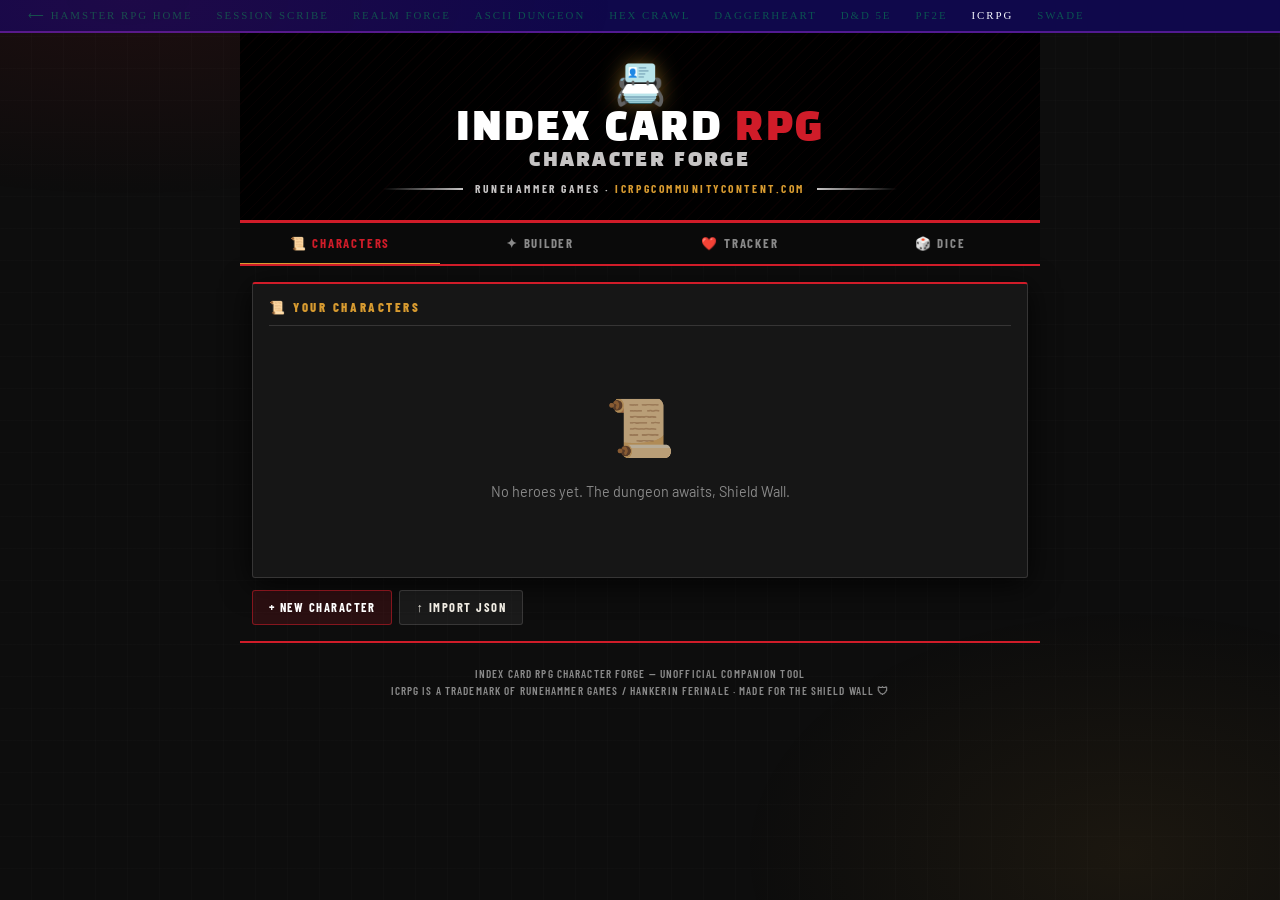
<file: icrpg-character-forge.html>
<!DOCTYPE html>
<html lang="en">
<head>
<meta charset="UTF-8">
<meta name="viewport" content="width=device-width, initial-scale=1.0, maximum-scale=1.0">
<meta name="theme-color" content="#0d0d0d">
<meta name="apple-mobile-web-app-capable" content="yes">
<meta name="apple-mobile-web-app-status-bar-style" content="black-translucent">
<title>ICRPG — Character Forge</title>
<link rel="preconnect" href="https://fonts.googleapis.com">
<link href="https://fonts.googleapis.com/css2?family=Black+Han+Sans&family=Special+Elite&family=Barlow+Condensed:wght@400;600;700;800&family=Barlow:ital,wght@0,400;0,500;1,400&display=swap" rel="stylesheet">
<style>
  :root {
    /* ── rpg-icrpg Palette ── */
    --ic-black:        #000000;
    --ic-silver:       #c6c4c4;
    --ic-flag-red:     #d01c29;
    --ic-harvest-gold: #d89b30;
    --ic-white:        #ffffff;

    /* ── Studio347 Palette ── */
    --s347-midnight-violet: #0d0221;
    --s347-deep-twilight:   #0f084b;
    --s347-dark-slate-grey: #0b5351;
    --s347-emerald:         #23ce6b;
    --s347-indigo-velvet:   #511a91;
    --s347-ghost-white:     #f6f8ff;

    /* ── Semantic Tokens ── */
    --bg-deep:        #0d0d0d;
    --bg-card:        #161616;
    --bg-card2:       #1c1c1c;
    --bg-indexcard:   #f5f0e8;   /* cream index card */
    --bg-indexcard2:  #ede7d4;
    --accent-red:     var(--ic-flag-red);
    --accent-red2:    #e8222f;
    --accent-gold:    var(--ic-harvest-gold);
    --accent-gold2:   #f0b040;
    --accent-silver:  var(--ic-silver);
    --text-primary:   #f0ece3;
    --text-dark:      #1a1a1a;
    --text-muted:     #8a8a8a;
    --text-silver:    var(--ic-silver);
    --border:         rgba(198,196,196,0.18);
    --border-bright:  rgba(198,196,196,0.45);
    --border-red:     rgba(208,28,41,0.5);
    --border-gold:    rgba(216,155,48,0.45);
    --shadow:         0 6px 30px rgba(0,0,0,0.8);
    --glow-red:       0 0 16px rgba(208,28,41,0.35);
    --glow-gold:      0 0 16px rgba(216,155,48,0.3);
    --transition:     all 0.2s cubic-bezier(0.4,0,0.2,1);
    --radius:         3px;          /* ICRPG is boxy/sharp */
    --radius-card:    2px;
  }

  *, *::before, *::after { box-sizing: border-box; margin: 0; padding: 0; }
  html { scroll-behavior: smooth; }

  body {
    background: var(--bg-deep);
    background-image:
      repeating-linear-gradient(0deg, transparent, transparent 31px, rgba(198,196,196,0.03) 32px),
      repeating-linear-gradient(90deg, transparent, transparent 31px, rgba(198,196,196,0.03) 32px);
    color: var(--text-primary);
    font-family: 'Barlow', sans-serif;
    font-size: 15px;
    line-height: 1.55;
    min-height: 100vh;
    overflow-x: hidden;
  }

  /* grid-paper texture on body */
  body::before {
    content: '';
    position: fixed; inset: 0;
    background:
      radial-gradient(ellipse 70% 40% at 10% 0%,  rgba(208,28,41,0.08)   0%, transparent 55%),
      radial-gradient(ellipse 55% 50% at 88% 95%, rgba(216,155,48,0.07)  0%, transparent 55%);
    pointer-events: none; z-index: 0;
  }

  #app { position: relative; z-index: 1; max-width: 800px; margin: 0 auto; padding: 0 0 70px; }

  /* ── BANNER ── */
  .site-banner {
    background: var(--ic-black);
    padding: 9px 20px;
    border-bottom: 2px solid var(--ic-flag-red);
  }
  .site-banner a {
    font-family: 'Barlow Condensed', sans-serif;
    font-size: 0.68rem; font-weight: 700; letter-spacing: 0.2em; text-transform: uppercase;
    color: var(--accent-gold); text-decoration: none; transition: color 0.2s;
  }
  .site-banner a:hover { color: var(--accent-red); }

  /* ── HEADER ── */
  .app-header {
    background: var(--ic-black);
    text-align: center;
    padding: 28px 20px 22px;
    border-bottom: 3px solid var(--ic-flag-red);
    position: relative;
    overflow: hidden;
  }
  /* Hatch marks decorative */
  .app-header::before {
    content: '';
    position: absolute; inset: 0;
    background: repeating-linear-gradient(
      -45deg, transparent, transparent 8px,
      rgba(208,28,41,0.04) 8px, rgba(208,28,41,0.04) 9px
    );
    pointer-events: none;
  }
  .header-emoji {
    font-size: 2.6rem; line-height: 1; margin-bottom: 8px;
    filter: drop-shadow(0 0 10px rgba(216,155,48,0.5));
    position: relative;
  }
  .header-title {
    font-family: 'Black Han Sans', sans-serif;
    font-size: clamp(1.5rem, 5vw, 2.4rem);
    color: var(--ic-white);
    letter-spacing: 0.06em;
    text-transform: uppercase;
    line-height: 1;
    position: relative;
  }
  .header-title span { color: var(--accent-red); }
  .header-subtitle-row {
    display: flex; align-items: center; justify-content: center; gap: 12px;
    margin-top: 10px; position: relative;
  }
  .header-rule {
    flex: 1; height: 2px; max-width: 80px;
    background: linear-gradient(90deg, transparent, var(--ic-silver));
  }
  .header-rule.right { background: linear-gradient(90deg, var(--ic-silver), transparent); }
  .header-subtitle {
    font-family: 'Barlow Condensed', sans-serif;
    font-size: 0.72rem; font-weight: 700; letter-spacing: 0.22em; text-transform: uppercase;
    color: var(--accent-silver);
  }
  .header-subtitle a { color: var(--accent-gold); text-decoration: none; }
  .header-subtitle a:hover { color: var(--accent-red); }

  /* ── NAV ── */
  .nav-tabs {
    display: flex; background: #0a0a0a;
    border-bottom: 2px solid var(--accent-red);
    position: sticky; top: 0; z-index: 50;
    overflow-x: auto;
  }
  .nav-tab {
    flex: 1; min-width: 80px;
    padding: 12px 10px;
    background: none; border: none; cursor: pointer;
    font-family: 'Barlow Condensed', sans-serif;
    font-size: 0.8rem; font-weight: 700; letter-spacing: 0.14em; text-transform: uppercase;
    color: var(--text-muted);
    border-bottom: 3px solid transparent;
    margin-bottom: -2px;
    transition: var(--transition);
    white-space: nowrap;
  }
  .nav-tab:hover { color: var(--accent-gold); }
  .nav-tab.active { color: var(--accent-red); border-bottom-color: var(--accent-gold); }

  /* ── VIEWS ── */
  .view { display: none; padding: 16px 12px; }
  .view.active { display: block; }

  /* ── INDEX CARD ── */
  /* The core visual metaphor: actual index cards */
  .index-card {
    background: var(--bg-indexcard);
    border: 1px solid #c8bfa0;
    border-radius: var(--radius-card);
    padding: 0;
    margin-bottom: 14px;
    box-shadow: 3px 4px 0 rgba(0,0,0,0.5), var(--shadow);
    position: relative;
    overflow: hidden;
    color: var(--text-dark);
  }
  .index-card::before {
    /* Red margin line */
    content: '';
    position: absolute; left: 38px; top: 0; bottom: 0;
    width: 2px; background: rgba(208,28,41,0.4);
    pointer-events: none;
  }
  /* Ruled lines */
  .index-card::after {
    content: '';
    position: absolute; inset: 0;
    background: repeating-linear-gradient(
      180deg,
      transparent 0, transparent 25px,
      rgba(100,120,180,0.12) 25px, rgba(100,120,180,0.12) 26px
    );
    pointer-events: none;
  }
  .ic-header {
    background: var(--accent-red);
    padding: 7px 14px 7px 48px;
    font-family: 'Black Han Sans', sans-serif;
    font-size: 0.78rem; letter-spacing: 0.18em; text-transform: uppercase;
    color: var(--ic-white);
    position: relative; z-index: 1;
  }
  .ic-header .ic-tag {
    float: right;
    background: rgba(255,255,255,0.2);
    padding: 0 8px; border-radius: 2px;
    font-size: 0.65rem; letter-spacing: 0.1em;
  }
  .ic-body {
    padding: 14px 14px 14px 50px;
    position: relative; z-index: 1;
    font-family: 'Special Elite', serif;
  }
  .ic-body-plain {
    padding: 14px 14px 14px 50px;
    position: relative; z-index: 1;
  }

  /* ── DARK CARDS (for non-index-card UI) ── */
  .card {
    background: var(--bg-card);
    border: 1px solid var(--border);
    border-radius: var(--radius);
    padding: 14px 16px;
    margin-bottom: 12px;
    box-shadow: var(--shadow);
    border-top: 2px solid var(--accent-red);
  }
  .card-title {
    font-family: 'Barlow Condensed', sans-serif;
    font-size: 0.8rem; font-weight: 800; letter-spacing: 0.2em; text-transform: uppercase;
    color: var(--accent-gold); margin-bottom: 12px;
    border-bottom: 1px solid var(--border); padding-bottom: 7px;
    display: flex; align-items: center; gap: 8px;
  }
  .card-title .ct-accent { color: var(--accent-red); }

  /* ── STAT BOX (the iconic ICRPG stat display) ── */
  .stat-grid {
    display: grid;
    grid-template-columns: repeat(3, 1fr);
    gap: 8px;
    margin-bottom: 12px;
  }
  .stat-box {
    background: var(--ic-white);
    border: 2px solid var(--text-dark);
    border-radius: 2px;
    padding: 8px 6px;
    text-align: center;
    position: relative;
    box-shadow: 2px 2px 0 rgba(0,0,0,0.3);
    color: var(--text-dark);
  }
  .stat-box.dark {
    background: var(--bg-card2);
    border-color: var(--border);
    color: var(--text-primary);
    box-shadow: 2px 2px 0 rgba(0,0,0,0.5);
  }
  .stat-name {
    font-family: 'Barlow Condensed', sans-serif;
    font-size: 0.62rem; font-weight: 800; letter-spacing: 0.2em; text-transform: uppercase;
    color: var(--accent-red); margin-bottom: 3px;
  }
  .stat-val {
    font-family: 'Black Han Sans', sans-serif;
    font-size: 1.8rem; line-height: 1; color: var(--text-dark);
  }
  .stat-box.dark .stat-val { color: var(--accent-gold); }
  .stat-sub {
    font-family: 'Barlow Condensed', sans-serif;
    font-size: 0.6rem; letter-spacing: 0.1em; text-transform: uppercase;
    color: var(--text-muted); margin-top: 2px;
  }
  .stat-box.dark .stat-sub { color: var(--text-muted); }
  .stat-base-loot {
    display: flex; gap: 4px; justify-content: center; margin-top: 5px;
  }
  .sbl-field {
    flex: 1;
    background: rgba(0,0,0,0.06);
    border-top: 1px solid rgba(0,0,0,0.15);
    font-family: 'Barlow Condensed', sans-serif;
    font-size: 0.58rem; font-weight: 700; letter-spacing: 0.08em; text-transform: uppercase;
    color: var(--text-muted);
    padding: 2px 3px; text-align: center;
  }
  .stat-box.dark .sbl-field { background: rgba(255,255,255,0.04); border-top-color: rgba(255,255,255,0.1); }

  /* ── EFFORT BOXES ── */
  .effort-grid {
    display: grid;
    grid-template-columns: repeat(5, 1fr);
    gap: 6px;
  }
  @media(max-width:480px) { .effort-grid { grid-template-columns: repeat(3,1fr); } }
  .effort-box {
    background: var(--ic-black);
    border: 2px solid var(--accent-gold);
    border-radius: 2px;
    padding: 7px 4px;
    text-align: center;
    box-shadow: 2px 2px 0 rgba(216,155,48,0.3);
  }
  .effort-name {
    font-family: 'Barlow Condensed', sans-serif;
    font-size: 0.58rem; font-weight: 800; letter-spacing: 0.12em; text-transform: uppercase;
    color: var(--accent-gold); margin-bottom: 3px;
  }
  .effort-die {
    font-family: 'Black Han Sans', sans-serif;
    font-size: 1.3rem; line-height: 1; color: var(--ic-white);
  }
  .effort-bonus {
    font-family: 'Barlow Condensed', sans-serif;
    font-size: 0.6rem; color: var(--accent-gold2); margin-top: 2px;
  }

  /* ── HEARTS ── */
  .hearts-row { display: flex; gap: 8px; align-items: center; flex-wrap: wrap; }
  .heart {
    font-size: 1.6rem; cursor: pointer;
    transition: var(--transition); filter: grayscale(1) opacity(0.35);
  }
  .heart.filled { filter: none; }
  .heart:hover { transform: scale(1.15); }
  .hp-track {
    display: flex; gap: 4px; flex-wrap: wrap; margin-top: 8px;
  }
  .hp-pip {
    width: 22px; height: 22px; border-radius: 2px;
    border: 1.5px solid var(--accent-red);
    background: rgba(208,28,41,0.07);
    cursor: pointer; transition: var(--transition);
  }
  .hp-pip.filled { background: var(--accent-red); box-shadow: var(--glow-red); }
  .hp-pip:hover { border-color: var(--accent-red2); }

  /* ── HERO COIN ── */
  .hero-coin {
    width: 48px; height: 48px; border-radius: 50%;
    border: 3px solid var(--accent-gold);
    background: var(--ic-black);
    display: flex; align-items: center; justify-content: center;
    font-size: 1.4rem; cursor: pointer;
    transition: var(--transition);
    box-shadow: 0 0 0 2px var(--accent-gold2), var(--glow-gold);
  }
  .hero-coin.used {
    border-color: var(--text-muted);
    box-shadow: none; filter: grayscale(0.8) opacity(0.5);
  }
  .hero-coin:hover:not(.used) { transform: scale(1.1); }

  /* ── MASTERY TRACK ── */
  .mastery-track { display: flex; gap: 3px; flex-wrap: wrap; }
  .mastery-pip {
    width: 18px; height: 18px; border-radius: 2px;
    border: 1.5px solid var(--accent-gold);
    background: rgba(216,155,48,0.05);
    cursor: pointer; transition: var(--transition);
    font-size: 0.5rem; display: flex; align-items: center; justify-content: center;
  }
  .mastery-pip.filled { background: var(--accent-gold); }
  .mastery-pip.tier { border-color: var(--accent-red); }
  .mastery-pip.tier.filled { background: var(--accent-red); }

  /* ── LOOT CARDS ── */
  .loot-list { display: flex; flex-direction: column; gap: 6px; }
  .loot-item {
    background: var(--bg-indexcard);
    border: 1px solid #c0b898;
    border-left: 4px solid var(--accent-gold);
    border-radius: 2px;
    padding: 8px 10px;
    color: var(--text-dark);
    box-shadow: 2px 2px 0 rgba(0,0,0,0.3);
    display: flex; align-items: flex-start; gap: 8px;
    transition: var(--transition);
  }
  .loot-item:hover { border-left-color: var(--accent-red); }
  .loot-item.equipped { border-left-color: var(--accent-red); }
  .loot-name {
    font-family: 'Barlow Condensed', sans-serif;
    font-weight: 700; font-size: 0.88rem; letter-spacing: 0.04em;
    text-transform: uppercase; color: var(--text-dark); flex: 1;
  }
  .loot-bonus {
    font-family: 'Black Han Sans', sans-serif;
    font-size: 0.75rem; color: var(--accent-red);
    white-space: nowrap;
  }
  .loot-desc { font-size: 0.78rem; color: #555; font-family: 'Special Elite', serif; }

  /* ── BUTTONS ── */
  .btn {
    display: inline-flex; align-items: center; justify-content: center; gap: 5px;
    padding: 9px 16px;
    background: rgba(198,196,196,0.07);
    border: 1.5px solid var(--border);
    border-radius: var(--radius);
    color: var(--text-primary);
    font-family: 'Barlow Condensed', sans-serif;
    font-size: 0.78rem; font-weight: 700; letter-spacing: 0.12em; text-transform: uppercase;
    cursor: pointer; transition: var(--transition);
  }
  .btn:hover { background: rgba(198,196,196,0.14); border-color: var(--border-bright); }
  .btn:disabled { opacity: 0.35; cursor: default; }
  .btn-primary {
    background: rgba(208,28,41,0.15);
    border-color: rgba(208,28,41,0.55);
    color: var(--ic-white);
  }
  .btn-primary:hover { background: rgba(208,28,41,0.3); box-shadow: var(--glow-red); }
  .btn-gold {
    background: rgba(216,155,48,0.12);
    border-color: rgba(216,155,48,0.5);
    color: var(--accent-gold2);
  }
  .btn-gold:hover { background: rgba(216,155,48,0.25); box-shadow: var(--glow-gold); }
  .btn-sm { padding: 5px 11px; font-size: 0.7rem; }
  .btn-row { display: flex; gap: 7px; flex-wrap: wrap; margin-top: 10px; }

  /* ── FORM ── */
  .form-group { margin-bottom: 11px; }
  .form-label {
    display: block;
    font-family: 'Barlow Condensed', sans-serif;
    font-size: 0.68rem; font-weight: 800; letter-spacing: 0.18em; text-transform: uppercase;
    color: var(--accent-gold); margin-bottom: 4px;
  }
  .form-input, .form-select, .form-textarea {
    width: 100%; padding: 8px 10px;
    background: rgba(198,196,196,0.04);
    border: 1.5px solid var(--border);
    border-radius: var(--radius);
    color: var(--text-primary);
    font-family: 'Barlow', sans-serif;
    font-size: 0.9rem;
    transition: var(--transition);
  }
  .form-input:focus, .form-select:focus, .form-textarea:focus {
    outline: none; border-color: var(--border-bright);
    background: rgba(198,196,196,0.08);
  }
  .form-select option { background: var(--bg-card); }
  .form-textarea { resize: vertical; min-height: 72px; }
  .form-row { display: grid; grid-template-columns: 1fr 1fr; gap: 10px; }
  .form-row3 { display: grid; grid-template-columns: 1fr 1fr 1fr; gap: 8px; }

  /* ── SPINNER CONTROL ── */
  .spinner-row { display: flex; align-items: center; gap: 6px; }
  .spin-btn {
    width: 26px; height: 26px;
    background: rgba(208,28,41,0.1); border: 1.5px solid var(--border-red);
    border-radius: 2px; color: var(--accent-red);
    font-size: 1rem; cursor: pointer; display: flex; align-items: center; justify-content: center;
    font-family: 'Black Han Sans', sans-serif;
    transition: var(--transition); flex-shrink: 0;
  }
  .spin-btn:hover { background: rgba(208,28,41,0.25); }
  .spin-val {
    font-family: 'Black Han Sans', sans-serif;
    font-size: 1.4rem; color: var(--accent-gold);
    min-width: 36px; text-align: center; line-height: 1;
  }
  .spin-label {
    font-family: 'Barlow Condensed', sans-serif;
    font-size: 0.65rem; font-weight: 700; letter-spacing: 0.12em; text-transform: uppercase;
    color: var(--text-muted);
  }

  /* ── CHARACTER LIST ── */
  .char-card {
    display: flex; align-items: center; gap: 12px;
    padding: 12px 14px;
    background: var(--bg-card2);
    border: 1px solid var(--border);
    border-left: 4px solid var(--accent-red);
    border-radius: var(--radius);
    margin-bottom: 9px;
    cursor: pointer; transition: var(--transition);
    box-shadow: 3px 3px 0 rgba(0,0,0,0.4);
  }
  .char-card:hover { border-color: var(--border-bright); border-left-color: var(--accent-gold); background: rgba(30,30,30,0.95); }
  .char-card.active-char { border-left-color: var(--accent-gold); }
  .char-card-icon { font-size: 1.8rem; flex-shrink: 0; }
  .char-card-info { flex: 1; }
  .char-card-name {
    font-family: 'Black Han Sans', sans-serif;
    font-size: 1rem; text-transform: uppercase; color: var(--ic-white);
    letter-spacing: 0.04em;
  }
  .char-card-sub {
    font-family: 'Barlow Condensed', sans-serif;
    font-size: 0.68rem; font-weight: 600; letter-spacing: 0.12em; text-transform: uppercase;
    color: var(--text-muted); margin-top: 2px;
  }
  .char-card-actions { display: flex; gap: 5px; flex-shrink: 0; }
  .cca-btn {
    width: 26px; height: 26px; border-radius: 2px;
    background: rgba(198,196,196,0.06); border: 1px solid var(--border);
    color: var(--text-muted); font-size: 0.75rem; cursor: pointer;
    display: flex; align-items: center; justify-content: center;
    transition: var(--transition);
  }
  .cca-btn:hover { background: rgba(198,196,196,0.16); color: var(--ic-white); }
  .cca-btn.del:hover { background: rgba(208,28,41,0.2); color: var(--accent-red); border-color: var(--border-red); }

  /* ── EMPTY STATE ── */
  .empty-state {
    text-align: center; padding: 44px 20px; color: var(--text-muted);
  }
  .empty-state .big-icon { font-size: 3.5rem; margin-bottom: 12px; opacity: 0.7; }
  .empty-state p { margin-bottom: 16px; font-size: 0.9rem; }

  /* ── WIZARD ── */
  .wizard-progress {
    display: flex; justify-content: center; flex-wrap: wrap;
    gap: 3px; margin-bottom: 20px;
    padding-bottom: 14px; border-bottom: 1px solid var(--border);
  }
  .wz-dot {
    width: 28px; height: 28px; border-radius: 2px;
    border: 2px solid rgba(198,196,196,0.2);
    display: flex; align-items: center; justify-content: center;
    font-family: 'Barlow Condensed', sans-serif; font-size: 0.58rem; font-weight: 800;
    letter-spacing: 0.04em; color: var(--text-muted);
    cursor: pointer; transition: var(--transition); position: relative;
  }
  .wz-dot[data-label]::after {
    content: attr(data-label);
    position: absolute; top: 32px; left: 50%; transform: translateX(-50%);
    font-size: 0.5rem; letter-spacing: 0.04em; white-space: nowrap; color: var(--text-muted);
  }
  .wz-dot.done { border-color: var(--accent-gold); background: rgba(216,155,48,0.15); color: var(--accent-gold); }
  .wz-dot.current { border-color: var(--accent-red); background: rgba(208,28,41,0.15); color: var(--accent-red); }
  .step-title {
    font-family: 'Black Han Sans', sans-serif;
    font-size: 1.2rem; text-transform: uppercase; letter-spacing: 0.04em;
    color: var(--ic-white); margin-bottom: 5px;
  }
  .step-hint {
    font-family: 'Barlow Condensed', sans-serif;
    font-size: 0.82rem; color: var(--text-muted); margin-bottom: 14px;
  }
  .wizard-nav { display: flex; justify-content: space-between; margin-top: 16px; }

  /* ── SELECTION GRID ── */
  .sel-grid { display: grid; grid-template-columns: repeat(auto-fill,minmax(120px,1fr)); gap: 7px; margin-bottom: 12px; }
  .sel-option {
    padding: 10px 8px;
    background: rgba(198,196,196,0.04); border: 1.5px solid var(--border);
    border-radius: var(--radius); cursor: pointer; text-align: center;
    transition: var(--transition); box-shadow: 2px 2px 0 rgba(0,0,0,0.3);
  }
  .sel-option:hover { border-color: var(--border-bright); background: rgba(198,196,196,0.09); box-shadow: 3px 3px 0 rgba(0,0,0,0.4); }
  .sel-option.selected { border-color: var(--accent-red); background: rgba(208,28,41,0.1); box-shadow: 3px 3px 0 rgba(208,28,41,0.25); }
  .sel-name {
    font-family: 'Barlow Condensed', sans-serif;
    font-size: 0.78rem; font-weight: 800; letter-spacing: 0.1em; text-transform: uppercase;
    color: var(--ic-white); margin-top: 4px;
  }
  .sel-sub { font-size: 0.68rem; color: var(--accent-gold); margin-top: 2px; }
  .sel-detail {
    background: var(--bg-indexcard); border: 1px solid #c0b898;
    border-left: 4px solid var(--accent-red);
    padding: 12px 14px; border-radius: 2px; color: var(--text-dark);
    font-family: 'Barlow', sans-serif; font-size: 0.85rem;
    box-shadow: 2px 2px 0 rgba(0,0,0,0.3); margin-bottom: 12px;
  }
  .sel-detail strong { font-family: 'Barlow Condensed', sans-serif; font-weight: 800; text-transform: uppercase; color: var(--ic-black); }

  /* ── TARGET NUMBER ── */
  .target-display {
    background: var(--ic-black);
    border: 3px solid var(--accent-red);
    border-radius: 3px;
    padding: 14px 20px;
    text-align: center;
    box-shadow: 4px 4px 0 rgba(208,28,41,0.3);
  }
  .target-num {
    font-family: 'Black Han Sans', sans-serif;
    font-size: 3.5rem; line-height: 1; color: var(--accent-red);
    text-shadow: 0 0 20px rgba(208,28,41,0.5);
  }
  .target-label {
    font-family: 'Barlow Condensed', sans-serif;
    font-size: 0.7rem; font-weight: 800; letter-spacing: 0.25em; text-transform: uppercase;
    color: var(--accent-silver); margin-top: 4px;
  }

  /* ── DICE ROLLER ── */
  .dice-result {
    min-height: 100px; display: flex; align-items: center; justify-content: center;
    border: 2px solid var(--border);
    border-top: 3px solid var(--accent-red);
    border-radius: var(--radius);
    background: rgba(198,196,196,0.02);
    margin-bottom: 12px; padding: 14px; text-align: center;
    box-shadow: 3px 3px 0 rgba(0,0,0,0.4);
  }
  .roll-num {
    font-family: 'Black Han Sans', sans-serif;
    font-size: 3.5rem; line-height: 1; color: var(--ic-white);
  }
  .roll-num.nat20 { color: var(--accent-gold); text-shadow: var(--glow-gold); }
  .roll-num.fail { color: var(--accent-red); }
  .roll-detail { font-family: 'Barlow Condensed', sans-serif; font-size: 0.75rem; color: var(--text-muted); margin-top: 4px; letter-spacing: 0.06em; }
  .roll-verdict {
    font-family: 'Barlow Condensed', sans-serif;
    font-size: 0.82rem; font-weight: 800; letter-spacing: 0.18em; text-transform: uppercase;
    margin-top: 6px;
  }
  .dice-btn-grid { display: grid; grid-template-columns: repeat(4,1fr); gap: 7px; margin-bottom: 10px; }
  @media(max-width:400px){ .dice-btn-grid { grid-template-columns: repeat(3,1fr); } }
  .die-btn {
    padding: 12px 6px;
    background: rgba(198,196,196,0.06); border: 1.5px solid var(--border);
    border-top: 2px solid var(--accent-red);
    border-radius: var(--radius);
    color: var(--ic-white);
    font-family: 'Black Han Sans', sans-serif; font-size: 1rem;
    cursor: pointer; transition: var(--transition);
    text-align: center; box-shadow: 2px 2px 0 rgba(0,0,0,0.4);
  }
  .die-btn:hover { background: rgba(208,28,41,0.12); border-top-color: var(--accent-gold); box-shadow: 3px 3px 0 rgba(0,0,0,0.5); transform: translateY(-1px); }
  .die-btn .die-label { font-size: 0.58rem; color: var(--text-muted); font-family: 'Barlow Condensed', sans-serif; letter-spacing: 0.1em; }
  .effort-roll-btn {
    background: rgba(216,155,48,0.06); border: 1.5px solid var(--border-gold);
    border-top: 2px solid var(--accent-gold);
  }
  .effort-roll-btn:hover { background: rgba(216,155,48,0.2); border-top-color: var(--accent-gold2); }
  .divider { height: 1px; background: var(--border); margin: 14px 0; }
  .section-label {
    font-family: 'Barlow Condensed', sans-serif;
    font-size: 0.68rem; font-weight: 800; letter-spacing: 0.22em; text-transform: uppercase;
    color: var(--accent-silver); margin-bottom: 8px;
  }

  /* ── INLINE NOTE ── */
  .ic-note {
    background: rgba(216,155,48,0.06);
    border-left: 3px solid var(--accent-gold);
    padding: 7px 10px;
    font-family: 'Barlow Condensed', sans-serif;
    font-size: 0.8rem; color: var(--text-muted);
    border-radius: 0 2px 2px 0; margin-bottom: 10px;
  }
  .ic-note strong { color: var(--accent-gold2); }

  /* ── REVIEW ── */
  .review-row {
    display: flex; justify-content: space-between; align-items: baseline;
    padding: 5px 0; border-bottom: 1px solid rgba(198,196,196,0.06);
    font-size: 0.86rem;
  }
  .review-row:last-child { border-bottom: none; }
  .review-row span:first-child {
    font-family: 'Barlow Condensed', sans-serif;
    font-size: 0.68rem; font-weight: 800; letter-spacing: 0.14em; text-transform: uppercase;
    color: var(--text-muted);
  }
  .review-row span:last-child { color: var(--accent-gold); text-align: right; }

  /* ── ABILITY / TYPE ABILITY TAG ── */
  .ability-tag {
    display: inline-block;
    background: rgba(208,28,41,0.08);
    border: 1px solid var(--border-red);
    border-radius: 2px;
    padding: 3px 8px;
    font-family: 'Barlow Condensed', sans-serif;
    font-size: 0.7rem; font-weight: 700; letter-spacing: 0.1em; text-transform: uppercase;
    color: var(--accent-red);
    margin: 2px;
  }

  /* ── TOAST ── */
  #toast {
    position: fixed; bottom: 20px; left: 50%;
    transform: translateX(-50%) translateY(60px);
    background: var(--ic-black);
    border: 1.5px solid var(--accent-gold);
    border-left: 4px solid var(--accent-red);
    padding: 9px 20px;
    font-family: 'Barlow Condensed', sans-serif;
    font-size: 0.78rem; font-weight: 700; letter-spacing: 0.12em; text-transform: uppercase;
    color: var(--accent-gold);
    transition: transform 0.3s; z-index: 999; white-space: nowrap;
    box-shadow: 3px 3px 0 rgba(208,28,41,0.3);
  }
  #toast.show { transform: translateX(-50%) translateY(0); }

  /* ── TRACKER SPECIFIC ── */
  .tracker-top {
    display: flex; align-items: center; gap: 14px;
    margin-bottom: 14px; padding-bottom: 12px;
    border-bottom: 2px solid var(--accent-red);
  }
  .tc-icon { font-size: 2.4rem; }
  .tc-name {
    font-family: 'Black Han Sans', sans-serif;
    font-size: 1.2rem; text-transform: uppercase;
    letter-spacing: 0.04em; color: var(--ic-white);
  }
  .tc-sub {
    font-family: 'Barlow Condensed', sans-serif;
    font-size: 0.68rem; font-weight: 700; letter-spacing: 0.12em; text-transform: uppercase;
    color: var(--text-muted);
  }
  .tc-tier {
    margin-left: auto;
    background: var(--accent-red);
    padding: 3px 10px; border-radius: 2px;
    font-family: 'Black Han Sans', sans-serif; font-size: 0.72rem;
    letter-spacing: 0.1em; text-transform: uppercase; color: var(--ic-white);
    box-shadow: 2px 2px 0 rgba(208,28,41,0.4); flex-shrink: 0;
  }

  .two-col { display: grid; grid-template-columns: 1fr 1fr; gap: 10px; }
  @media(max-width:480px){ .two-col { grid-template-columns: 1fr; } }
  .gold { color: var(--accent-gold); }
  .red { color: var(--accent-red); }
  .muted { color: var(--text-muted); }

  /* ── FOOTER ── */
  footer {
    text-align: center; padding: 22px 16px;
    border-top: 2px solid var(--accent-red);
    font-family: 'Barlow Condensed', sans-serif;
    font-size: 0.7rem; font-weight: 600; letter-spacing: 0.1em;
    color: var(--text-muted); text-transform: uppercase;
  }

  /* ── BACK BANNER ──────────────────────────────────────── */
  .back-banner {
    grid-area: back;
    background: var(--s347-deep-twilight);
    border-bottom: 1px solid var(--s347-indigo-velvet);
    padding: 7px 28px;
    display: flex; gap: 24px;
  }
  .back-banner a {
    font-family: 'Cinzel', serif; font-size: 0.68rem; letter-spacing: 0.18em;
    text-transform: uppercase; color: var(--s347-dark-slate-grey); text-decoration: none;
    transition: color 0.2s;
  }
  .back-banner a:hover { color: var(--s347-emerald); }
  .back-banner .bc-current { color: var(--s347-ghost-white); pointer-events: none; }

</style>
</head>
<body>

  <!-- BACK BANNER -->
<div class="back-banner">
  <a href="index.html">⟵ Hamster RPG Home</a>
  <a href="session-scribe.html">Session Scribe</a>
  <a href="realm-forge.html">Realm Forge</a>
  <a href="ascii-dungeon.html">ASCII Dungeon</a>
  <a href="hex-crawl-generator.html">Hex Crawl</a> 
  <a href="daggerheart-character-forge.html">Daggerheart</a>
  <a href="dnd5e-character-forge.html">D&D 5e</a>
  <a href="pf2e-character-forge.html">PF2e</a>
  <a href="icrpg-character-forge.html" class="bc-current">ICRPG</a>
  <a href="swade-character-forge.html">SWADE</a>
</div>

<hr style="border:none;border-top:1px solid #511a91;margin:0;">
<div id="app">
  <header class="app-header">
    <div class="header-emoji">📇</div>
    <div class="header-title">Index Card <span>RPG</span></div>
    <div class="header-title" style="font-size:clamp(0.9rem,2.5vw,1.2rem);letter-spacing:0.12em;color:var(--accent-silver);margin-top:2px;">Character Forge</div>
    <div class="header-subtitle-row">
      <div class="header-rule"></div>
      <div class="header-subtitle">Runehammer Games · <a href="https://icrpgcommunitycontent.com" target="_blank">icrpgcommunitycontent.com</a></div>
      <div class="header-rule right"></div>
    </div>
  </header>

  <nav class="nav-tabs">
    <button class="nav-tab active" onclick="showView('characters')">📜 Characters</button>
    <button class="nav-tab" onclick="showView('builder')">✦ Builder</button>
    <button class="nav-tab" onclick="showView('tracker')">❤️ Tracker</button>
    <button class="nav-tab" onclick="showView('dice')">🎲 Dice</button>
  </nav>

  <!-- CHARACTERS -->
  <div id="view-characters" class="view active">
    <div class="card">
      <div class="card-title">📜 Your Characters</div>
      <div id="char-list"></div>
    </div>
    <div class="btn-row">
      <button class="btn btn-primary" onclick="startBuilder()">+ New Character</button>
      <button class="btn" onclick="importChar()">↑ Import JSON</button>
    </div>
  </div>

  <!-- BUILDER -->
  <div id="view-builder" class="view">
    <div class="card">
      <div class="card-title">✦ Character Builder</div>
      <div class="wizard-progress" id="wizard-progress"></div>
      <div id="wizard-pages"></div>
    </div>
  </div>

  <!-- TRACKER -->
  <div id="view-tracker" class="view">
    <div id="tracker-content">
      <div class="empty-state">
        <div class="big-icon">📜</div>
        <p>No character loaded. Select or create one.</p>
        <button class="btn btn-primary" onclick="showView('characters')">Go to Characters</button>
      </div>
    </div>
  </div>

  <!-- DICE -->
  <div id="view-dice" class="view">
    <div class="card">
      <div class="card-title">🎲 <ct-accent>Dice Tower</ct-accent></div>
      <div class="target-display" style="margin-bottom:12px;" id="target-box">
        <div class="target-num" id="target-num">10</div>
        <div class="target-label">Room Target</div>
        <div style="display:flex;align-items:center;justify-content:center;gap:8px;margin-top:8px;">
          <button class="spin-btn" onclick="changeTarget(-1)">−</button>
          <span style="font-family:'Barlow Condensed',sans-serif;font-size:0.68rem;letter-spacing:0.15em;color:var(--accent-silver);">EASY −3 · HARD +3</span>
          <button class="spin-btn" onclick="changeTarget(1)">+</button>
        </div>
      </div>
      <div class="dice-result" id="dice-result">
        <div style="color:var(--text-muted);font-family:'Barlow Condensed',sans-serif;font-size:0.8rem;letter-spacing:0.18em;text-transform:uppercase;">Roll the dice, hero...</div>
      </div>
      <div class="section-label">Attempt (d20 + Stat)</div>
      <div style="display:flex;gap:6px;flex-wrap:wrap;margin-bottom:10px;">
        ${['STR','DEX','CON','INT','WIS','CHA'].map(s=>
          `<button class="btn btn-sm" onclick="rollAttempt('${s}')" id="qroll-${s}">${s}</button>`
        ).join('')}
        <button class="btn btn-sm btn-primary" onclick="rollD20(0)">d20 (no mod)</button>
        <button class="btn btn-sm btn-gold" onclick="rollEasy()">EASY (d20+d20 high)</button>
        <button class="btn btn-sm" onclick="rollHard()">HARD (d20+d20 low)</button>
      </div>
      <div class="divider"></div>
      <div class="section-label">Effort Dice</div>
      <div class="dice-btn-grid">
        <button class="die-btn effort-roll-btn" onclick="rollEffort('BASIC',4)">
          <div>d4</div><div class="die-label">BASIC</div>
        </button>
        <button class="die-btn effort-roll-btn" onclick="rollEffort('WEAPON',6)">
          <div>d6</div><div class="die-label">WEAPON</div>
        </button>
        <button class="die-btn effort-roll-btn" onclick="rollEffort('GUN',8)">
          <div>d8</div><div class="die-label">GUN</div>
        </button>
        <button class="die-btn effort-roll-btn" onclick="rollEffort('MAGIC',10)">
          <div>d10</div><div class="die-label">MAGIC</div>
        </button>
        <button class="die-btn effort-roll-btn" onclick="rollEffort('ULTIMATE',12)">
          <div>d12</div><div class="die-label">ULTIMATE</div>
        </button>
      </div>
      <div class="divider"></div>
      <div class="section-label">Standard Dice</div>
      <div class="dice-btn-grid">
        ${[4,6,8,10,12,20,100].map(d=>`<button class="die-btn" onclick="rollStd(${d})"><div>d${d}</div></button>`).join('')}
      </div>
      <div id="std-roll" style="text-align:center;margin-top:10px;font-family:'Black Han Sans',sans-serif;font-size:1.4rem;color:var(--accent-gold);min-height:30px;"></div>
    </div>
  </div>

  <footer>Index Card RPG Character Forge — Unofficial Companion Tool<br>
  ICRPG is a trademark of Runehammer Games / Hankerin Ferinale · Made for the Shield Wall 🛡</footer>
</div>

<div id="toast">✓ Saved</div>

<script>
'use strict';
// ════════════════════════════════════════════════════════════════════
// GAME DATA
// ════════════════════════════════════════════════════════════════════
const STATS  = ['STR','DEX','CON','INT','WIS','CHA'];
const EFFORT_TYPES = [
  { name:'BASIC',   die:4,  desc:'Unarmed, improvised, or basic tools.' },
  { name:'WEAPON',  die:6,  desc:'Swords, axes, bows, melee & ranged arms.' },
  { name:'GUN',     die:8,  desc:'Firearms, crossbows, heavy ranged weapons.' },
  { name:'MAGIC',   die:10, desc:'Spells, energy, arcane or divine power.' },
  { name:'ULTIMATE',die:12, desc:'Critical effects, rare tech, nat-20 bonus.' },
];

const LIFE_FORMS = [
  { name:'Human',   icon:'👤', bonuses:'+1 to any two STATS of choice',              special:'Adaptable: Once per session, reroll any one die and take the better result.',    desc:'The most common folk in any world — driven, ambitious, and surprisingly tough.' },
  { name:'Elf',     icon:'🌿', bonuses:'+1 DEX, +1 INT',                              special:'Low Light Vision. DEX rolls at FAR range are always EASY.',                     desc:'Highborn from the age of immortals, beautiful, graceful, elegant — with ages of wisdom.' },
  { name:'Dwarf',   icon:'⛏️', bonuses:'+1 CON, +1 STR',                              special:'Stone Sense: Know depth underground, detect structural weaknesses. CON saves EASY.', desc:'Stubborn as bedrock, with hearts of iron and hands made for war and forge.' },
  { name:'Halfling',icon:'🌾', bonuses:'+1 DEX, +1 CHA',                              special:'Lucky: When you roll a NAT 1, immediately reroll once — keep the new result.',  desc:'Small folk with enormous hearts and uncanny fortune on their side.' },
  { name:'Torton',  icon:'🐢', bonuses:'+1 CON, +1 WIS',                              special:'Shell: Spend an action to gain +4 ARMOR until your next turn. Cannot move while shelled.', desc:'Slow, ancient, and nearly indestructible — Tortons carry the world on their backs.' },
  { name:'Gerblin', icon:'🐀', bonuses:'+1 DEX, +1 INT',                              special:'Scurry: Move through NEAR range as a free action once per round.',              desc:'Chaotic little creatures of cunning and desperation — always underestimated.' },
  { name:'Wolfkin', icon:'🐺', bonuses:'+1 STR, +1 WIS',                              special:'Pack Instinct: When fighting alongside an ally, both gain +1 to ATTEMPT rolls.', desc:'Noble hunters and warriors who run in packs and live by an unbroken code of loyalty.' },
  { name:'Clockwork',icon:'⚙️',bonuses:'+1 CON, +1 INT',                             special:'Constructed: Immune to poison, disease. Eat/drink nothing. Repair with TOOLS instead of HEALING.', desc:'Gears and memory, forged to serve — but something in the machine learned to dream.' },
];

const TYPES = [
  {
    name:'WARRIOR', icon:'⚔️', color:'#d01c29',
    stat:'STR', effortFocus:'WEAPON',
    desc:'The shield of the party. Masters of melee, armor, and endurance.',
    startAbilities:[
      { name:'HARD TO KILL',    desc:'Add one extra HEART to your maximum HP.' },
      { name:'RECKLESS ATTACK', desc:'Grant yourself +3 STR and −3 DEFENSE for 1 ROUND as a free action.' },
      { name:'WEAPONLESS FURY', desc:'+3 to STR checks using bare hands and feet.' },
    ],
    startLoot:[
      { name:'GREAT SWORD',     bonus:'+2 WEAPON effort',  desc:'Massive blade. Two-handed. Crit on 19-20.' },
      { name:'WAR AXE & SHIELD',bonus:'+1 WEAPON, +2 ARMOR',desc:'Reliable loadout for any front-liner.' },
      { name:'HEAVY PLATE',     bonus:'+4 ARMOR',          desc:'DEX rolls are always HARD while worn.' },
    ],
    milestones:[
      { name:'EXTRA ATTACK',   desc:'After slaying an enemy with melee, make one more melee attack this round.' },
      { name:'INDOMITABLE',    desc:'Once per session, when you would take a Killing Blow, stay at 1 HP instead.' },
      { name:'BATTLECRY',      desc:'All allies within NEAR range gain +2 to ATTEMPT rolls for 1 round.' },
    ],
  },
  {
    name:'WIZARD', icon:'🔮', color:'#9b59b6',
    stat:'INT', effortFocus:'MAGIC',
    desc:'Wielder of arcane power. Spells are your weapons, your armor, your legacy.',
    startAbilities:[
      { name:'SPELLCASTER',    desc:'Roll INT to cast spells. On fail, roll SPELLBURN: lose that many rounds of casting.' },
      { name:'ARCANE WARD',    desc:'Spend MAGIC effort on self: add result as temp HP until your next turn.' },
      { name:'CANTRIP',        desc:'Minor magical tricks require no roll — light, whisper, minor illusion.' },
    ],
    startLoot:[
      { name:'SPELLBOOK',      bonus:'+2 MAGIC effort',    desc:'Contains 3 chosen spells. Study adds more.' },
      { name:'WAND OF FORCE',  bonus:'+1 INT, +1 MAGIC',   desc:'Fire force bolts as a free action 1/round.' },
      { name:'ROBE OF WARDS',  bonus:'+2 ARMOR',            desc:'Shimmering robe of interwoven sigils.' },
    ],
    milestones:[
      { name:'SURGE',          desc:'Roll INT: on success, double your MAGIC effort result this round.' },
      { name:'LEYLINE TAP',    desc:'Once per session, recover all spent SPELL power or recast a failed spell.' },
      { name:'SPELLSHIELD',    desc:'Deflect one incoming attack per session on a successful INT roll.' },
    ],
  },
  {
    name:'RANGER', icon:'🏹', color:'#27ae60',
    stat:'DEX', effortFocus:'GUN/WEAPON',
    desc:'Hunter, tracker, and ghost of the wilds. The enemy never sees them coming.',
    startAbilities:[
      { name:'DEAD EYE',       desc:'Use a full TURN to aim — your next shot is undetected and crits on 18-20.' },
      { name:'HUNTER\'S MARK', desc:'Mark one target. All ATTEMPTS against it are EASY until it dies.' },
      { name:'WILDERNESS LORE',desc:'WIS checks for tracking, foraging, or detecting ambushes are always EASY.' },
    ],
    startLoot:[
      { name:'MASTER\'S BOW',  bonus:'+2 GUN effort',      desc:'Masterwork longbow. Far range. Silent.' },
      { name:'TWIN BLADES',    bonus:'+1 WEAPON per blade', desc:'Two short swords. Attack twice if both equipped.' },
      { name:'TRAPPER\'S GEAR',bonus:'+1 WIS',             desc:'Snares, tackle, camouflage kit. Set in seconds.' },
    ],
    milestones:[
      { name:'VOLLEY',         desc:'Attack up to 3 FAR targets in one action, splitting GUN effort dice.' },
      { name:'GHOST STEP',     desc:'Move through difficult terrain without slowing or leaving tracks.' },
      { name:'FAVORED PREY',   desc:'Choose a creature type. All effort vs. them is ULTIMATE effort.' },
    ],
  },
  {
    name:'SHADOW', icon:'🗡️', color:'#2c3e50',
    stat:'DEX', effortFocus:'WEAPON',
    desc:'Master of stealth, subterfuge, and the blade in the dark.',
    startAbilities:[
      { name:'ASSASSIN',       desc:'If a target doesn\'t know you\'re there, your first attack cannot miss.' },
      { name:'THIEF',          desc:'Stealth rolls and lock-picking checks are always EASY.' },
      { name:'SCOUT',          desc:'When using WIS to seek hidden details or traps, roll EASY.' },
    ],
    startLoot:[
      { name:'DAGGER KIT',     bonus:'+1 WEAPON, crits 18-20', desc:'Three masterwork blades. Always within reach.' },
      { name:'SPIDER CLAWS',   bonus:'+2 DEX',                desc:'Move as normal on any surface, including ceilings.' },
      { name:'POCKET CLOAK',   bonus:'+1 DEX',                desc:'Hidden pockets everywhere. +5 CARRIED slots.' },
    ],
    milestones:[
      { name:'POISON BLADES',  desc:'After a blade attack, target takes the same damage again next round.' },
      { name:'VANISH',         desc:'Once per session, disappear mid-fight — undetectable until you act.' },
      { name:'DEATH MARK',     desc:'Spend your turn to study a foe. Your next attack deals ULTIMATE effort.' },
    ],
  },
  {
    name:'CLERIC', icon:'✝️', color:'#e67e22',
    stat:'WIS', effortFocus:'MAGIC',
    desc:'Divine warrior-priest. Heals the fallen, smites the wicked.',
    startAbilities:[
      { name:'HEALER\'S TOUCH', desc:'Roll INT or WIS: heal 1 HP to an ally with a Healer\'s Kit on success.' },
      { name:'DIVINE FAVOR',   desc:'Call on your god: once per session, an ATTEMPT becomes EASY.' },
      { name:'HOLY PRESENCE',  desc:'Undead and fiends treat your NEAR range as HARD territory.' },
    ],
    startLoot:[
      { name:'MACE OF FAITH',  bonus:'+1 WEAPON, +1 MAGIC', desc:'Glows in the presence of evil. +2 vs undead.' },
      { name:'HEALER\'S CASE', bonus:'+1 WIS',              desc:'Bandages, tinctures, anti-venom. Heal 1 HP per use.' },
      { name:'CHAIN & HOLY SYMBOL',bonus:'+2 ARMOR, +1 CHA',desc:'Blessed mail. The symbol turns undead on WIS roll.' },
    ],
    milestones:[
      { name:'MASS HEAL',      desc:'Spend your full turn to heal 1 HP to ALL allies in NEAR range.' },
      { name:'SMITE',          desc:'Add MAGIC effort on top of any WEAPON attack once per round.' },
      { name:'RESURRECTION',   desc:'Once per session, bring a downed ally back with 1 HP — no roll needed.' },
    ],
  },
  {
    name:'BARD', icon:'🎵', color:'#8e44ad',
    stat:'CHA', effortFocus:'BASIC',
    desc:'Charming performer, charismatic leader, and jack of all trades.',
    startAbilities:[
      { name:'INSPIRE',        desc:'Your words or music give one ally +3 on their next ATTEMPT roll.' },
      { name:'JACK OF TRADES', desc:'Once per session, treat any STAT roll as if you have +1 in that STAT.' },
      { name:'SILVER TONGUE',  desc:'CHA rolls to deceive, persuade, or charm are always EASY.' },
    ],
    startLoot:[
      { name:'ENCHANTED LUTE', bonus:'+2 CHA',              desc:'Songs can calm mobs or break concentration.' },
      { name:'RAPIER',         bonus:'+1 WEAPON',           desc:'Light, fast, and elegant. Crit on 19-20.' },
      { name:'COAT OF TALES',  bonus:'+1 CHA, +1 ARMOR',   desc:'Lined with secret pockets and hidden blades.' },
    ],
    milestones:[
      { name:'BARDIC SURGE',   desc:'Spend your turn performing. All allies\' next rolls are EASY.' },
      { name:'TALE OF GLORY',  desc:'Narrate a legend mid-fight. Enemy must make WIS roll or be Stunned 1 round.' },
      { name:'ANTHEM',         desc:'Your presence alone grants all allies +1 HEART for the rest of the scene.' },
    ],
  },
];

const BASIC_LOOT = [
  { name:'MIXED ARMOR GARB',    bonus:'+2 ARMOR',   desc:'Padded gambeson, leather belts, armor odds & ends.' },
  { name:'CLIMBING GEAR',       bonus:'+1 STR',     desc:'Grapple hooks, rope, boot crampons, iron spikes.' },
  { name:'HEALER\'S CASE',      bonus:'+1 WIS',     desc:'Using this kit, heal 1 HP on ally with INT or WIS roll.' },
  { name:'FISHERMAN\'S SATCHEL',bonus:'+1 DEX',     desc:'Net, poles, knife, swim fins, clumsy diving mask.' },
  { name:'MENDER\'S TOOLBOX',   bonus:'+1 INT',     desc:'Hammer, pliers, rivets, scrap steel. Repair anything.' },
  { name:'TRAVELER\'S PACK',    bonus:'+1 CON',     desc:'Bedroll, rations (7 days), fire kit, rope (50ft).' },
  { name:'COMMON SHIELD',       bonus:'+1 ARMOR',   desc:'Round wooden shield. Easy to carry on the road.' },
  { name:'LANTERN & OIL',       bonus:'+1 WIS',     desc:'6 hours of bright light in a 30-foot radius. 3 refills.' },
  { name:'POUCH OF 50 COINS',   bonus:'Starting wealth', desc:'50 coins. Enough for a week of comfort or one night of fun.' },
  { name:'WEAPONS KIT',         bonus:'+1 WEAPON',  desc:'Dagger, short sword, and a short bow with 12 arrows.' },
];

// ════════════════════════════════════════════════════════════════════
// STATE
// ════════════════════════════════════════════════════════════════════
let characters   = [];
let activeCharId = null;
let currentView  = 'characters';
let wz           = null;
let wzStep       = 0;
let roomTarget   = 10;

const WZ_STEPS = ['Life Form','Type','Stats','Effort','Loot','Identity','Review'];

try { characters = JSON.parse(localStorage.getItem('icrpg_chars') || '[]'); } catch(e){ characters = []; }
try { activeCharId = localStorage.getItem('icrpg_active') || null; } catch(e){ activeCharId = null; }

function save()       { try { localStorage.setItem('icrpg_chars',  JSON.stringify(characters)); } catch(e){} }
function saveActive() { try { localStorage.setItem('icrpg_active', activeCharId); } catch(e){} }
function getActive()  { return characters.find(c => c.id === activeCharId) || null; }
function withChar(fn) { const c = getActive(); if(!c) return; fn(c); save(); renderTracker(); }

function newChar() {
  const stats = {};
  STATS.forEach(s => { stats[s] = 0; });
  const effort = {};
  EFFORT_TYPES.forEach(e => { effort[e.name] = 0; }); // bonus above base
  return {
    id: 'ic_' + Date.now() + '_' + Math.random().toString(36).slice(2,6),
    name: '', player: '',
    lifeform: '', type: '',
    stats,           // base + points (modifiers, not scores)
    effort,          // bonuses on top of die
    lootItems: [],   // array of {name, bonus, desc, equipped}
    abilities: [],   // chosen starting ability names
    hp: { hearts: 1, current: 10 },
    armor: { base: 10, loot: 0 },
    heroCoin: false,
    mastery: 0,
    tier: 1,
    notes: '',
    description: '',
    coins: 0,
    createdAt: Date.now(),
  };
}

function tierFromMastery(m) {
  if (m < 20)  return 1;
  if (m < 40)  return 2;
  if (m < 60)  return 3;
  return 4;
}

// ════════════════════════════════════════════════════════════════════
// VIEWS
// ════════════════════════════════════════════════════════════════════
function showView(v) {
  currentView = v;
  document.querySelectorAll('.view').forEach(el => el.classList.remove('active'));
  document.querySelectorAll('.nav-tab').forEach(el => el.classList.remove('active'));
  document.getElementById('view-' + v).classList.add('active');
  const map = ['characters','builder','tracker','dice'];
  const idx = map.indexOf(v);
  if (idx >= 0) document.querySelectorAll('.nav-tab')[idx].classList.add('active');
  if (v === 'characters') renderCharList();
  if (v === 'tracker')    renderTracker();
  if (v === 'builder' && wz) renderWzStep();
  // re-inject dice view template (has ${} in it we need to build dynamically)
  if (v === 'dice') renderDiceView();
}

// ════════════════════════════════════════════════════════════════════
// DICE VIEW (dynamic so we can show active char stat bonuses)
// ════════════════════════════════════════════════════════════════════
function renderDiceView() {
  const c = getActive();
  const statBtns = STATS.map(s => {
    const bonus = c ? (c.stats[s] || 0) : 0;
    const label = bonus !== 0 ? `${s} ${bonus >= 0 ? '+' : ''}${bonus}` : s;
    return `<button class="btn btn-sm" onclick="rollAttempt('${s}')">${label}</button>`;
  }).join('');
  document.getElementById('view-dice').innerHTML = `
    <div class="card">
      <div class="card-title">🎲 Dice Tower</div>
      <div class="target-display" style="margin-bottom:12px;">
        <div class="target-num" id="target-num">${roomTarget}</div>
        <div class="target-label">Room Target</div>
        <div style="display:flex;align-items:center;justify-content:center;gap:8px;margin-top:8px;">
          <button class="spin-btn" onclick="changeTarget(-1)">−</button>
          <span style="font-family:'Barlow Condensed',sans-serif;font-size:0.65rem;letter-spacing:0.15em;color:var(--accent-silver);">EASY −3 · HARD +3</span>
          <button class="spin-btn" onclick="changeTarget(1)">+</button>
        </div>
      </div>
      <div class="dice-result" id="dice-result">
        <div style="color:var(--text-muted);font-family:'Barlow Condensed',sans-serif;font-size:0.8rem;letter-spacing:0.18em;text-transform:uppercase;">Roll the dice, hero...</div>
      </div>
      <div class="section-label">Attempt (d20 + Stat)</div>
      <div style="display:flex;gap:6px;flex-wrap:wrap;margin-bottom:10px;">
        ${statBtns}
        <button class="btn btn-sm btn-primary" onclick="rollD20plain()">d20 Raw</button>
        <button class="btn btn-sm btn-gold" onclick="rollEasy()">EASY</button>
        <button class="btn btn-sm" onclick="rollHard()">HARD</button>
      </div>
      <div class="divider"></div>
      <div class="section-label">Effort</div>
      <div class="dice-btn-grid">
        ${EFFORT_TYPES.map(e => {
          const bonus = c ? (c.effort[e.name] || 0) : 0;
          const label = bonus ? `d${e.die}${bonus >= 0 ? '+' : ''}${bonus}` : `d${e.die}`;
          return `<button class="die-btn effort-roll-btn" onclick="rollEffort('${e.name}',${e.die},${bonus})">
            <div>${label}</div><div class="die-label">${e.name}</div>
          </button>`;
        }).join('')}
      </div>
      <div class="divider"></div>
      <div class="section-label">Standard</div>
      <div class="dice-btn-grid">
        ${[4,6,8,10,12,20,100].map(d=>`<button class="die-btn" onclick="rollStd(${d})"><div>d${d}</div></button>`).join('')}
      </div>
      <div id="std-roll" style="text-align:center;margin-top:10px;font-family:'Black Han Sans',sans-serif;font-size:1.4rem;color:var(--accent-gold);min-height:30px;"></div>
    </div>
  `;
}

// ════════════════════════════════════════════════════════════════════
// CHARACTER LIST
// ════════════════════════════════════════════════════════════════════
function renderCharList() {
  const el = document.getElementById('char-list');
  if (!characters.length) {
    el.innerHTML = `<div class="empty-state"><div class="big-icon">📜</div><p>No heroes yet. The dungeon awaits, Shield Wall.</p></div>`;
    return;
  }
  el.innerHTML = characters.map(c => {
    const type = TYPES.find(t => t.name === c.type);
    return `
    <div class="char-card ${c.id===activeCharId?'active-char':''}" onclick="selectChar('${c.id}')">
      <div class="char-card-icon">${(type && type.icon) || '📜'}</div>
      <div class="char-card-info">
        <div class="char-card-name">${c.name || 'Unnamed Hero'}</div>
        <div class="char-card-sub">${c.lifeform||'—'} · ${c.type||'—'} · Tier ${c.tier||1} · ${(c.hp&&c.hp.hearts)||1}❤️</div>
      </div>
      <div class="char-card-actions">
        <button class="cca-btn" onclick="event.stopPropagation();editChar('${c.id}')" title="Edit">✏️</button>
        <button class="cca-btn" onclick="event.stopPropagation();exportChar('${c.id}')" title="Export">↓</button>
        <button class="cca-btn del" onclick="event.stopPropagation();deleteChar('${c.id}')" title="Delete">✕</button>
      </div>
    </div>`;
  }).join('');
}

function selectChar(id) { activeCharId = id; saveActive(); showView('tracker'); }
function editChar(id) {
  const c = characters.find(x => x.id === id); if (!c) return;
  wz = JSON.parse(JSON.stringify(c)); wzStep = 0; showView('builder');
}
function deleteChar(id) {
  if (!confirm('Delete this hero permanently?')) return;
  characters = characters.filter(c => c.id !== id);
  if (activeCharId === id) { activeCharId = null; saveActive(); }
  save(); renderCharList();
}
function exportChar(id) {
  const c = characters.find(x => x.id === id); if (!c) return;
  const a = Object.assign(document.createElement('a'), {
    href: URL.createObjectURL(new Blob([JSON.stringify(c, null, 2)], {type:'application/json'})),
    download: (c.name||'icrpg-hero') + '.json'
  });
  a.click();
}
function importChar() {
  const inp = Object.assign(document.createElement('input'), {type:'file', accept:'.json'});
  inp.onchange = e => {
    const r = new FileReader();
    r.onload = ev => {
      try { const c = JSON.parse(ev.target.result); c.id = 'ic_' + Date.now(); characters.push(c); save(); toast('Character imported!'); renderCharList(); }
      catch { toast('Invalid JSON'); }
    };
    r.readAsText(e.target.files[0]);
  };
  inp.click();
}

// ════════════════════════════════════════════════════════════════════
// BUILDER WIZARD
// ════════════════════════════════════════════════════════════════════
function startBuilder() { wz = newChar(); wzStep = 0; showView('builder'); renderWzStep(); }

function renderWzStep() {
  document.getElementById('wizard-progress').innerHTML = WZ_STEPS.map((s,i) => {
    const cls = i < wzStep ? 'done' : i === wzStep ? 'current' : '';
    return `<div class="wz-dot ${cls}" data-label="${s}" onclick="if(${i}<${wzStep})goWz(${i})">${i+1}</div>`;
  }).join('');
  const pages = document.getElementById('wizard-pages');
  pages.innerHTML = '';
  switch(wzStep) {
    case 0: pages.innerHTML = pgLifeForm();   break;
    case 1: pages.innerHTML = pgType();       break;
    case 2: pages.innerHTML = pgStats();      break;
    case 3: pages.innerHTML = pgEffort();     break;
    case 4: pages.innerHTML = pgLoot();       break;
    case 5: pages.innerHTML = pgIdentity();   break;
    case 6: pages.innerHTML = pgReview();     break;
  }
}
function goWz(i) { wzStep = i; renderWzStep(); }
function wzNext() { if(wzStep < WZ_STEPS.length - 1) { wzStep++; renderWzStep(); } else { saveCharacter(); } }
function wzPrev() { if(wzStep > 0) { wzStep--; renderWzStep(); } }

// ── Step 0: Life Form ────────────────────────────────────────────────
function pgLifeForm() {
  const detail = wz.lifeform ? (() => {
    const lf = LIFE_FORMS.find(x => x.name === wz.lifeform);
    return lf ? `<div class="sel-detail"><strong>${lf.name}</strong> — ${lf.desc}<br><em style="display:block;margin-top:6px;"><strong>BONUS:</strong> ${lf.bonuses}<br><strong>SPECIAL:</strong> ${lf.special}</em></div>` : '';
  })() : '';
  return `
    <div class="step-title">Step 1: Life Form</div>
    <div class="step-hint">Your biology, heritage, and people. Each Life Form grants stat bonuses and a unique special ability.</div>
    <div class="sel-grid">
      ${LIFE_FORMS.map(lf => `
        <div class="sel-option ${wz.lifeform===lf.name?'selected':''}" onclick="pickLF('${lf.name}')">
          <div style="font-size:1.5rem">${lf.icon}</div>
          <div class="sel-name">${lf.name}</div>
          <div class="sel-sub">${lf.bonuses.split(',')[0]}</div>
        </div>
      `).join('')}
    </div>
    ${detail}
    <div class="wizard-nav">
      <button class="btn" onclick="wzPrev()" style="visibility:hidden">← Back</button>
      <button class="btn btn-primary" onclick="wzNext()" ${!wz.lifeform?'disabled':''}>Type →</button>
    </div>`;
}
function pickLF(n) {
  // Remove old lifeform bonuses
  const old = LIFE_FORMS.find(x => x.name === wz.lifeform);
  if (old) {
    // We'll just reset — user can re-apply in stats step
  }
  wz.lifeform = n;
  renderWzStep();
}

// ── Step 1: Type ─────────────────────────────────────────────────────
function pgType() {
  const detail = wz.type ? (() => {
    const t = TYPES.find(x => x.name === wz.type);
    if (!t) return '';
    return `<div class="sel-detail">
      <strong>${t.icon} ${t.name}</strong> — ${t.desc}
      <div style="margin-top:8px;"><strong>Key STAT:</strong> ${t.stat} &nbsp;·&nbsp; <strong>Effort Focus:</strong> ${t.effortFocus}</div>
    </div>`;
  })() : '';
  return `
    <div class="step-title">Step 2: Type</div>
    <div class="step-hint">Your class, calling, and fighting style. Types grant a starting ability, starting loot, and milestone abilities as you advance.</div>
    <div class="sel-grid">
      ${TYPES.map(t => `
        <div class="sel-option ${wz.type===t.name?'selected':''}" onclick="pickType('${t.name}')">
          <div style="font-size:1.5rem">${t.icon}</div>
          <div class="sel-name">${t.name}</div>
          <div class="sel-sub">${t.stat} / ${t.effortFocus}</div>
        </div>
      `).join('')}
    </div>
    ${detail}
    ${wz.type ? (() => {
      const t = TYPES.find(x => x.name === wz.type);
      if (!t) return '';
      return `
        <div class="ic-note" style="margin-top:4px;"><strong>Choose 1 Starting Ability:</strong></div>
        <div style="display:flex;flex-direction:column;gap:6px;margin-bottom:12px;">
          ${t.startAbilities.map(a => `
            <div class="loot-item ${wz.abilities.includes(a.name)?'equipped':''}" style="cursor:pointer" onclick="toggleAbility('${a.name}')">
              <div>
                <div class="loot-name">${a.name}</div>
                <div class="loot-desc">${a.desc}</div>
              </div>
              ${wz.abilities.includes(a.name) ? '<div class="loot-bonus">✓</div>' : ''}
            </div>
          `).join('')}
        </div>`;
    })() : ''}
    <div class="wizard-nav">
      <button class="btn" onclick="wzPrev()">← Life Form</button>
      <button class="btn btn-primary" onclick="wzNext()" ${!wz.type?'disabled':''}>Stats →</button>
    </div>`;
}
function pickType(n) { wz.type = n; wz.abilities = []; renderWzStep(); }
function toggleAbility(name) {
  if (wz.abilities.includes(name)) { wz.abilities = wz.abilities.filter(a => a !== name); }
  else if (wz.abilities.length < 1) { wz.abilities.push(name); }
  renderWzStep();
}

// ── Step 2: Stats ─────────────────────────────────────────────────────
function pgStats() {
  const lf = LIFE_FORMS.find(x => x.name === wz.lifeform);
  const spent = STATS.reduce((s, k) => s + (wz.stats[k] || 0), 0);
  const total = 6;
  const remaining = total - spent;
  // Max per stat is 3 at creation (hard cap +10 ever)
  return `
    <div class="step-title">Step 3: Stats</div>
    <div class="step-hint">Distribute <strong class="gold">${total} STAT POINTS</strong> among the 6 stats — each point is +1 to d20 rolls using that stat. Remaining: <strong class="${remaining < 0?'red':'gold'}">${remaining}</strong></div>
    ${lf ? `<div class="ic-note"><strong>Life Form Bonus:</strong> ${lf.bonuses} — add these after your base points!</div>` : ''}
    <div class="stat-grid">
      ${STATS.map(s => {
        const v = wz.stats[s] || 0;
        return `<div class="stat-box dark">
          <div class="stat-name">${s}</div>
          <div class="stat-val">${v >= 0 ? '+' : ''}${v}</div>
          <div class="stat-base-loot">
            <button class="spin-btn" onclick="statStep('${s}',-1)" ${v<=0?'disabled':''} style="width:22px;height:22px;font-size:0.8rem">−</button>
            <button class="spin-btn" onclick="statStep('${s}',1)"  ${remaining<=0||v>=6?'disabled':''} style="width:22px;height:22px;font-size:0.8rem">+</button>
          </div>
        </div>`;
      }).join('')}
    </div>
    <div class="ic-note" style="margin-top:4px;"><strong>STR</strong> = melee · <strong>DEX</strong> = ranged & finesse · <strong>CON</strong> = toughness (sets DEFENSE: 10 + CON) · <strong>INT</strong> = knowledge & magic · <strong>WIS</strong> = instinct & healing · <strong>CHA</strong> = charm & leadership</div>
    <div class="wizard-nav">
      <button class="btn" onclick="wzPrev()">← Type</button>
      <button class="btn btn-primary" onclick="wzNext()" ${remaining < 0?'disabled':''}>Effort →</button>
    </div>`;
}
function statStep(stat, dir) {
  const v = wz.stats[stat] || 0;
  const spent = STATS.reduce((s, k) => s + (wz.stats[k] || 0), 0);
  if (dir > 0 && (spent >= 6 || v >= 6)) return;
  if (dir < 0 && v <= 0) return;
  wz.stats[stat] = v + dir;
  renderWzStep();
}

// ── Step 3: Effort ────────────────────────────────────────────────────
function pgEffort() {
  const spent = EFFORT_TYPES.reduce((s, e) => s + (wz.effort[e.name] || 0), 0);
  const total = 4;
  const remaining = total - spent;
  return `
    <div class="step-title">Step 4: Effort</div>
    <div class="step-hint">Distribute <strong class="gold">${total} EFFORT POINTS</strong> as bonus damage/effect on effort dice. Each point = +1 to that die's roll. Remaining: <strong class="${remaining<0?'red':'gold'}">${remaining}</strong></div>
    <div class="effort-grid">
      ${EFFORT_TYPES.map(e => {
        const v = wz.effort[e.name] || 0;
        const total_val = e.die;
        return `<div class="effort-box">
          <div class="effort-name">${e.name}</div>
          <div class="effort-die">d${total_val}</div>
          <div class="effort-bonus">${v > 0 ? '+' + v : '±0'}</div>
          <div style="display:flex;justify-content:center;gap:4px;margin-top:4px;">
            <button class="spin-btn" style="width:20px;height:20px;font-size:0.75rem" onclick="effortStep('${e.name}',-1)" ${v<=0?'disabled':''}>−</button>
            <button class="spin-btn" style="width:20px;height:20px;font-size:0.75rem" onclick="effortStep('${e.name}',1)" ${remaining<=0||v>=6?'disabled':''}>+</button>
          </div>
        </div>`;
      }).join('')}
    </div>
    <div class="ic-note" style="margin-top:6px;">${EFFORT_TYPES.map(e=>`<strong>${e.name}</strong>: ${e.desc}`).join(' · ')}</div>
    <div class="wizard-nav">
      <button class="btn" onclick="wzPrev()">← Stats</button>
      <button class="btn btn-primary" onclick="wzNext()" ${remaining<0?'disabled':''}>Loot →</button>
    </div>`;
}
function effortStep(name, dir) {
  const v = wz.effort[name] || 0;
  const spent = EFFORT_TYPES.reduce((s, e) => s + (wz.effort[e.name] || 0), 0);
  if (dir > 0 && (spent >= 4 || v >= 6)) return;
  if (dir < 0 && v <= 0) return;
  wz.effort[name] = v + dir;
  renderWzStep();
}

// ── Step 4: Loot ──────────────────────────────────────────────────────
function pgLoot() {
  const t = TYPES.find(x => x.name === wz.type);
  const chosenNames = wz.lootItems.map(l => l.name);
  const maxTypeLoot = 1; // pick 1 from type
  const maxBasicLoot = 3; // pick 3 from basic
  const typePicked  = wz.lootItems.filter(l => t && t.startLoot.some(sl => sl.name === l.name)).length;
  const basicPicked = wz.lootItems.filter(l => BASIC_LOOT.some(bl => bl.name === l.name)).length;
  return `
    <div class="step-title">Step 5: Starting Loot</div>
    <div class="step-hint">LOOT is your power. Choose <strong class="gold">1 Type Loot</strong> (${typePicked}/${maxTypeLoot}) and <strong class="gold">3 Basic Loot</strong> items (${basicPicked}/${maxBasicLoot}).</div>
    ${t ? `
    <div class="card-title" style="margin-top:4px">⚔️ ${t.name} Starting Loot (pick 1)</div>
    <div class="loot-list" style="margin-bottom:14px;">
      ${t.startLoot.map(l => `
        <div class="loot-item ${chosenNames.includes(l.name)?'equipped':''}" style="cursor:pointer" onclick="toggleLoot('${l.name}','type')">
          <div style="flex:1">
            <div class="loot-name">${l.name}</div>
            <div class="loot-bonus">${l.bonus}</div>
            <div class="loot-desc">${l.desc}</div>
          </div>
          ${chosenNames.includes(l.name) ? '<div style="color:var(--accent-red);font-size:1.2rem">✓</div>' : ''}
        </div>
      `).join('')}
    </div>` : ''}
    <div class="card-title">🎒 Basic Loot (pick 3)</div>
    <div class="loot-list">
      ${BASIC_LOOT.map(l => `
        <div class="loot-item ${chosenNames.includes(l.name)?'equipped':''}" style="cursor:pointer" onclick="toggleLoot('${l.name}','basic')">
          <div style="flex:1">
            <div class="loot-name">${l.name}</div>
            <div class="loot-bonus">${l.bonus}</div>
            <div class="loot-desc">${l.desc}</div>
          </div>
          ${chosenNames.includes(l.name) ? '<div style="color:var(--accent-red);font-size:1.2rem">✓</div>' : ''}
        </div>
      `).join('')}
    </div>
    <div class="wizard-nav">
      <button class="btn" onclick="wzPrev()">← Effort</button>
      <button class="btn btn-primary" onclick="wzNext()">Identity →</button>
    </div>`;
}
function toggleLoot(name, lootType) {
  const t = TYPES.find(x => x.name === wz.type);
  const typeLootNames = t ? t.startLoot.map(l => l.name) : [];
  const basicLootNames = BASIC_LOOT.map(l => l.name);
  const allLoot = [...(t ? t.startLoot : []), ...BASIC_LOOT];
  const item = allLoot.find(l => l.name === name);
  if (!item) return;
  const idx = wz.lootItems.findIndex(l => l.name === name);
  if (idx >= 0) { wz.lootItems.splice(idx, 1); }
  else {
    const typePicked  = wz.lootItems.filter(l => typeLootNames.includes(l.name)).length;
    const basicPicked = wz.lootItems.filter(l => basicLootNames.includes(l.name)).length;
    if (lootType === 'type'  && typePicked  >= 1) { toast('Only 1 Type Loot allowed'); return; }
    if (lootType === 'basic' && basicPicked >= 3) { toast('Only 3 Basic Loot allowed'); return; }
    wz.lootItems.push({ ...item, equipped: true });
  }
  renderWzStep();
}

// ── Step 5: Identity ──────────────────────────────────────────────────
function pgIdentity() {
  return `
    <div class="step-title">Step 6: Identity</div>
    <div class="step-hint">Name your hero. Give them a face, a past, a reason to risk it all.</div>
    <div class="form-row">
      <div class="form-group">
        <label class="form-label">Character Name</label>
        <input class="form-input" value="${wz.name||''}" oninput="wz.name=this.value" placeholder="Ha'Baka the Bold…">
      </div>
      <div class="form-group">
        <label class="form-label">Player Name</label>
        <input class="form-input" value="${wz.player||''}" oninput="wz.player=this.value" placeholder="Optional">
      </div>
    </div>
    <div class="form-row3">
      <div class="form-group">
        <label class="form-label">Starting Coins</label>
        <input class="form-input" type="number" min="0" value="${wz.coins||0}" oninput="wz.coins=+this.value" placeholder="0">
      </div>
      <div class="form-group">
        <label class="form-label">Extra Hearts</label>
        <input class="form-input" type="number" min="1" max="6" value="${wz.hp.hearts||1}" oninput="wz.hp.hearts=Math.max(1,+this.value);wz.hp.current=(wz.hp.hearts||1)*10;" placeholder="1">
      </div>
      <div class="form-group">
        <label class="form-label">Armor Bonus (LOOT)</label>
        <input class="form-input" type="number" min="0" max="10" value="${wz.armor.loot||0}" oninput="wz.armor.loot=+this.value" placeholder="0">
      </div>
    </div>
    <div class="form-group">
      <label class="form-label">Description / Appearance</label>
      <textarea class="form-textarea" oninput="wz.description=this.value" placeholder="What does this hero look like?">${wz.description||''}</textarea>
    </div>
    <div class="form-group">
      <label class="form-label">Notes / Backstory</label>
      <textarea class="form-textarea" oninput="wz.notes=this.value" placeholder="Why are they here? What do they fear?">${wz.notes||''}</textarea>
    </div>
    <div class="wizard-nav">
      <button class="btn" onclick="wzPrev()">← Loot</button>
      <button class="btn btn-primary" onclick="wzNext()">Review →</button>
    </div>`;
}

// ── Step 6: Review ────────────────────────────────────────────────────
function pgReview() {
  const lf = LIFE_FORMS.find(x => x.name === wz.lifeform);
  const t  = TYPES.find(x => x.name === wz.type);
  const defense = (wz.armor.base || 10) + (wz.armor.loot || 0) + (wz.stats.CON || 0);
  const hp = (wz.hp.hearts || 1) * 10;
  return `
    <div class="step-title">Step 7: Review</div>
    <div class="step-hint">Everything in order? Forge your hero!</div>
    <div class="two-col">
      <div>
        <div class="card-title">Identity</div>
        <div class="review-row"><span>Name</span><span>${wz.name||'—'}</span></div>
        <div class="review-row"><span>Life Form</span><span>${wz.lifeform||'—'} ${lf?lf.icon:''}</span></div>
        <div class="review-row"><span>Type</span><span>${wz.type||'—'} ${t?t.icon:''}</span></div>
        <div class="review-row"><span>Tier</span><span>1 (Novice)</span></div>
        <div class="review-row"><span>Hearts</span><span>${wz.hp.hearts||1} ❤️  (${hp} HP)</span></div>
        <div class="review-row"><span>Defense</span><span>${defense}</span></div>
        <div class="review-row"><span>Coins</span><span>${wz.coins||0} 🪙</span></div>
        <div class="card-title" style="margin-top:12px;">Stats</div>
        ${STATS.map(s => `<div class="review-row"><span>${s}</span><span>${(wz.stats[s]||0) >= 0 ? '+' : ''}${wz.stats[s]||0}</span></div>`).join('')}
      </div>
      <div>
        <div class="card-title">Effort</div>
        ${EFFORT_TYPES.map(e => `<div class="review-row"><span>${e.name}</span><span>d${e.die}${wz.effort[e.name]?'+'+wz.effort[e.name]:''}</span></div>`).join('')}
        <div class="card-title" style="margin-top:12px;">Abilities</div>
        ${wz.abilities.length ? wz.abilities.map(a => `<div style="margin-bottom:4px;"><span class="ability-tag">${a}</span></div>`).join('') : '<div class="muted" style="font-size:0.82rem;">None selected</div>'}
        <div class="card-title" style="margin-top:12px;">Loot (${wz.lootItems.length})</div>
        ${wz.lootItems.length ? wz.lootItems.map(l => `<div class="review-row"><span>${l.name}</span><span>${l.bonus}</span></div>`).join('') : '<div class="muted" style="font-size:0.82rem;">No loot selected</div>'}
      </div>
    </div>
    <div class="wizard-nav">
      <button class="btn" onclick="wzPrev()">← Identity</button>
      <button class="btn btn-primary" onclick="saveCharacter()">📜 Forge Hero!</button>
    </div>`;
}

function saveCharacter() {
  wz.tier = tierFromMastery(wz.mastery || 0);
  wz.hp.current = wz.hp.current || (wz.hp.hearts || 1) * 10;
  const existing = characters.find(c => c.id === wz.id);
  if (existing) { Object.assign(existing, wz); }
  else { characters.push(wz); activeCharId = wz.id; saveActive(); }
  save(); toast('Hero forged! Ha\'Baka!'); showView('tracker');
}

// ════════════════════════════════════════════════════════════════════
// TRACKER
// ════════════════════════════════════════════════════════════════════
function renderTracker() {
  const c = getActive();
  const el = document.getElementById('tracker-content');
  if (!c) {
    el.innerHTML = `<div class="empty-state"><div class="big-icon">📜</div><p>No character loaded.</p><button class="btn btn-primary" onclick="showView('characters')">Go to Characters</button></div>`;
    return;
  }

  const t = TYPES.find(x => x.name === c.type);
  const lf = LIFE_FORMS.find(x => x.name === c.lifeform);
  const hearts = c.hp.hearts || 1;
  const maxHP  = hearts * 10;
  const curHP  = Math.max(0, Math.min(maxHP, c.hp.current || maxHP));
  const defense = (c.armor.base || 10) + (c.armor.loot || 0) + (c.stats.CON || 0);

  // HP pips: 10 per heart
  const hpPips = Array.from({length: maxHP}, (_, i) =>
    `<div class="hp-pip ${i < curHP ? 'filled' : ''}" onclick="setHP(${i < curHP ? i : i + 1})"></div>`
  ).join('');

  // Hearts display
  const heartIcons = Array.from({length: Math.max(hearts, 4)}, (_, i) =>
    `<span class="heart ${i < hearts ? 'filled' : ''}">❤️</span>`
  ).join('');

  // Mastery track (20 pips per tier)
  const totalMastery = 20; // show 20 at a time
  const masteryPips = Array.from({length: totalMastery}, (_, i) => {
    const globalIdx = (c.tier - 1) * 20 + i;
    const filled = (c.mastery || 0) > (c.tier - 1) * 20 + i;
    const isTier = (i + 1) % 20 === 0;
    return `<div class="mastery-pip ${filled?'filled':''} ${isTier?'tier':''}" onclick="setMastery(${globalIdx + 1})" title="Mastery ${globalIdx + 1}"></div>`;
  }).join('');

  el.innerHTML = `
    <div class="card">
      <div class="tracker-top">
        <div class="tc-icon">${(t && t.icon) || '📜'}</div>
        <div>
          <div class="tc-name">${c.name || 'Unnamed Hero'}</div>
          <div class="tc-sub">${c.lifeform||'—'} · ${c.type||'—'}</div>
        </div>
        <div class="tc-tier">Tier ${c.tier||1}</div>
      </div>

      <!-- Index card visual stat block -->
      <div class="index-card" style="margin-bottom:12px;">
        <div class="ic-header">Stats <span class="ic-tag">d20 + STAT vs TARGET</span></div>
        <div class="ic-body-plain" style="padding-top:12px;">
          <div class="stat-grid">
            ${STATS.map(s => {
              const v = c.stats[s] || 0;
              return `<div class="stat-box" style="cursor:pointer" onclick="quickRollStat('${s}')" title="Roll ${s}">
                <div class="stat-name">${s}</div>
                <div class="stat-val">${v >= 0 ? '+' : ''}${v}</div>
              </div>`;
            }).join('')}
          </div>
          <div style="display:flex;gap:16px;margin-top:8px;padding:4px 0;">
            <div style="text-align:center;">
              <div style="font-family:'Black Han Sans',sans-serif;font-size:1.5rem;color:#d01c29;">${defense}</div>
              <div style="font-family:'Barlow Condensed',sans-serif;font-size:0.6rem;font-weight:800;letter-spacing:0.15em;text-transform:uppercase;color:#555;">Defense</div>
            </div>
            <div style="text-align:center;">
              <div style="font-family:'Black Han Sans',sans-serif;font-size:1.5rem;color:#d01c29;">${c.coins||0}</div>
              <div style="font-family:'Barlow Condensed',sans-serif;font-size:0.6rem;font-weight:800;letter-spacing:0.15em;text-transform:uppercase;color:#555;">Coins</div>
            </div>
            <div style="text-align:center;flex:1;">
              <div style="font-family:'Barlow Condensed',sans-serif;font-size:0.6rem;font-weight:800;letter-spacing:0.15em;text-transform:uppercase;color:#555;margin-bottom:2px;">Armor (Loot bonus)</div>
              <div style="display:flex;gap:5px;align-items:center;">
                <button class="spin-btn" onclick="adjustArmor(-1)">−</button>
                <span style="font-family:'Black Han Sans',sans-serif;font-size:1.2rem;color:#d01c29">${c.armor.loot||0}</span>
                <button class="spin-btn" onclick="adjustArmor(1)">+</button>
              </div>
            </div>
          </div>
        </div>
      </div>

      <!-- Effort -->
      <div class="index-card" style="margin-bottom:12px;">
        <div class="ic-header">Effort <span class="ic-tag">Roll after a hit</span></div>
        <div class="ic-body-plain" style="padding-top:10px;">
          <div class="effort-grid">
            ${EFFORT_TYPES.map(e => {
              const bonus = c.effort[e.name] || 0;
              const label = bonus ? `d${e.die}+${bonus}` : `d${e.die}`;
              return `<div class="effort-box" style="cursor:pointer" onclick="quickRollEffort('${e.name}',${e.die},${bonus})" title="Roll ${e.name} effort">
                <div class="effort-name">${e.name}</div>
                <div class="effort-die">${label}</div>
                <div class="effort-bonus">tap to roll</div>
              </div>`;
            }).join('')}
          </div>
        </div>
      </div>
    </div>

    <!-- HP & Hearts -->
    <div class="card">
      <div class="card-title">❤️ Hit Points — ${curHP} / ${maxHP}</div>
      <div class="hearts-row" style="margin-bottom:8px;">
        ${heartIcons}
        <button class="btn btn-sm" onclick="addHeart()">+ Heart</button>
        <button class="btn btn-sm" onclick="removeHeart()">− Heart</button>
      </div>
      <div class="hp-track">${hpPips}</div>
      <div class="btn-row">
        <button class="btn btn-sm" onclick="setHP(Math.max(0,${curHP}-1))">− 1 HP</button>
        <button class="btn btn-sm" onclick="setHP(Math.min(${maxHP},${curHP}+1))">+ 1 HP</button>
        <button class="btn btn-sm btn-gold" onclick="setHP(${maxHP})">Full Heal</button>
        <button class="btn btn-sm btn-primary" onclick="setHP(0)">K.O.</button>
      </div>
    </div>

    <!-- Hero Coin & Mastery -->
    <div class="two-col">
      <div class="card">
        <div class="card-title">🏅 Hero Coin</div>
        <div style="display:flex;align-items:center;gap:14px;">
          <div class="hero-coin ${c.heroCoin?'used':''}" onclick="toggleHeroCoin()" title="${c.heroCoin?'Spend coin':'Has coin'}">🏅</div>
          <div style="font-size:0.82rem;color:var(--text-muted);">
            ${c.heroCoin ? '<span class="red">Spent — earn it back!</span>' : '<span class="gold">Available to spend!</span>'}
            <div style="margin-top:4px;font-family:\'Barlow Condensed\',sans-serif;font-size:0.7rem;letter-spacing:0.1em;text-transform:uppercase;">Use for a free reroll or GM boon</div>
          </div>
        </div>
      </div>
      <div class="card">
        <div class="card-title">⭐ Mastery — ${c.mastery||0} / 60</div>
        <div style="font-family:'Barlow Condensed',sans-serif;font-size:0.7rem;color:var(--text-muted);margin-bottom:6px;">Mark on every Nat 20 · 20 pts = new Tier</div>
        <div class="mastery-track">${masteryPips}</div>
        <div class="btn-row">
          <button class="btn btn-sm btn-gold" onclick="addMastery()">+ Nat 20!</button>
          <button class="btn btn-sm" onclick="removeMastery()">−</button>
        </div>
      </div>
    </div>

    <!-- Loot -->
    <div class="card">
      <div class="card-title">🎒 Loot</div>
      <div class="loot-list" id="loot-list">
        ${(c.lootItems||[]).map((l,i) => `
          <div class="loot-item ${l.equipped?'equipped':''}">
            <div style="flex:1">
              <div class="loot-name">${l.name}</div>
              <div class="loot-bonus">${l.bonus}</div>
              ${l.desc ? `<div class="loot-desc">${l.desc}</div>` : ''}
            </div>
            <button class="cca-btn del" onclick="removeLoot(${i})" title="Remove">✕</button>
          </div>
        `).join('') || '<div class="muted" style="font-size:0.85rem;">No loot yet. The dungeon holds your destiny.</div>'}
      </div>
      <div class="btn-row" style="margin-top:10px;">
        <button class="btn btn-sm btn-gold" onclick="addLootPrompt()">+ Add Loot</button>
      </div>
    </div>

    <!-- Abilities -->
    ${(c.abilities && c.abilities.length) || (t && t.milestones && t.milestones.length) ? `
    <div class="card">
      <div class="card-title">⚡ Abilities</div>
      <div style="display:flex;flex-direction:column;gap:6px;">
        ${(c.abilities||[]).map(name => {
          const allAbilities = TYPES.flatMap(t => [...t.startAbilities, ...t.milestones]);
          const ab = allAbilities.find(a => a.name === name);
          return `<div class="loot-item equipped">
            <div><div class="loot-name">${name}</div>${ab ? `<div class="loot-desc">${ab.desc}</div>` : ''}</div>
          </div>`;
        }).join('')}
        ${t && c.tier >= 1 ? `<div style="font-family:'Barlow Condensed',sans-serif;font-size:0.7rem;letter-spacing:0.12em;text-transform:uppercase;color:var(--text-muted);margin-top:6px;">Milestone abilities — awarded by GM at each Tier</div>
        <div style="display:flex;flex-wrap:wrap;gap:5px;">
          ${(t.milestones||[]).map(m => `<span class="ability-tag" title="${m.desc}">${m.name}</span>`).join('')}
        </div>` : ''}
      </div>
    </div>` : ''}

    <!-- Life Form Special -->
    ${lf ? `<div class="card"><div class="card-title">${lf.icon} ${lf.name} Special</div>
      <div style="font-size:0.88rem;color:var(--text-muted);">${lf.special}</div></div>` : ''}

    <!-- Notes -->
    <div class="card">
      <div class="card-title">📝 Notes</div>
      <textarea class="form-textarea" placeholder="Session notes, spells, objectives…" oninput="saveNotes(this.value)">${c.notes||''}</textarea>
    </div>

    <div class="btn-row">
      <button class="btn" onclick="editChar('${c.id}')">✏️ Edit</button>
      <button class="btn" onclick="exportChar('${c.id}')">↓ Export JSON</button>
      <button class="btn btn-primary" onclick="showView('dice')">🎲 Roll Dice</button>
    </div>
  `;
}

// Tracker mutations
function setHP(v) { withChar(c => { const max = (c.hp.hearts||1)*10; c.hp.current = Math.max(0, Math.min(max, v)); }); }
function addHeart()    { withChar(c => { c.hp.hearts = Math.min(6, (c.hp.hearts||1)+1); c.hp.current = Math.min(c.hp.current||10, c.hp.hearts*10); }); }
function removeHeart() { withChar(c => { c.hp.hearts = Math.max(1, (c.hp.hearts||1)-1); c.hp.current = Math.min(c.hp.current||10, c.hp.hearts*10); }); }
function toggleHeroCoin() { withChar(c => { c.heroCoin = !c.heroCoin; }); }
function addMastery() {
  withChar(c => {
    c.mastery = Math.min(60, (c.mastery||0) + 1);
    c.tier = tierFromMastery(c.mastery);
    if (c.mastery % 20 === 0 && c.mastery > 0) toast(`🎉 Tier ${c.tier} reached! Choose a Milestone Ability!`);
  });
}
function removeMastery() { withChar(c => { c.mastery = Math.max(0, (c.mastery||0)-1); c.tier = tierFromMastery(c.mastery); }); }
function setMastery(v) { withChar(c => { c.mastery = Math.max(0, Math.min(60, v)); c.tier = tierFromMastery(c.mastery); }); }
function adjustArmor(d) { withChar(c => { c.armor.loot = Math.max(0, Math.min(10, (c.armor.loot||0)+d)); }); }
function saveNotes(v) { withChar(c => { c.notes = v; }); }
function removeLoot(i) { withChar(c => { c.lootItems.splice(i, 1); }); }

function addLootPrompt() {
  const name = prompt('Loot name:'); if (!name) return;
  const bonus = prompt('Bonus (e.g. +1 STR, +2 WEAPON):') || '';
  const desc  = prompt('Description (optional):') || '';
  withChar(c => { c.lootItems.push({ name, bonus, desc, equipped: true }); });
}

// ════════════════════════════════════════════════════════════════════
// DICE ROLLING
// ════════════════════════════════════════════════════════════════════
let lastTarget = 10;

function changeTarget(d) {
  roomTarget = Math.max(3, Math.min(20, roomTarget + d));
  const el = document.getElementById('target-num');
  if (el) el.textContent = roomTarget;
  lastTarget = roomTarget;
}

function showDiceResult(html) {
  const el = document.getElementById('dice-result');
  if (el) el.innerHTML = html;
}

function rollD20plain() { rollD20(0); }

function rollD20(bonus, label) {
  const roll = Math.floor(Math.random()*20)+1;
  const total = roll + (bonus||0);
  const tgt   = roomTarget;
  const nat20 = roll === 20;
  const nat1  = roll === 1;
  const success = total >= tgt;
  const cls = nat20 ? 'nat20' : (!success ? 'fail' : '');
  const verdict = nat20 ? '⭐ NAT 20 — ULTIMATE EFFORT!' : nat1 ? '💀 NAT 1 — FUMBLE!' : success ? '✓ SUCCESS' : '✕ FAILURE';
  const vcolor = nat20 ? 'var(--accent-gold)' : !success ? 'var(--accent-red)' : 'var(--ic-white)';
  showDiceResult(`
    <div>
      <div style="font-family:'Barlow Condensed',sans-serif;font-size:0.65rem;letter-spacing:0.18em;text-transform:uppercase;color:var(--text-muted);margin-bottom:4px;">${label||'d20 Roll'} vs Target ${tgt}</div>
      <div class="roll-num ${cls}">${total}</div>
      <div class="roll-detail">d20(${roll})${bonus?` + ${bonus} = ${total}`:''}</div>
      <div class="roll-verdict" style="color:${vcolor}">${verdict}</div>
    </div>
  `);
  if (nat20) toast('⭐ NAT 20! Mark Mastery!');
}

function rollAttempt(stat) {
  const c = getActive();
  const bonus = c ? (c.stats[stat] || 0) : 0;
  rollD20(bonus, `${stat} ${bonus >= 0 ? '+' : ''}${bonus}`);
  showView('dice');
}

function rollEasy() {
  const r1 = Math.floor(Math.random()*20)+1;
  const r2 = Math.floor(Math.random()*20)+1;
  const roll = Math.max(r1, r2);
  const success = roll >= roomTarget;
  const cls = roll === 20 ? 'nat20' : (!success ? 'fail' : '');
  showDiceResult(`
    <div>
      <div style="font-family:'Barlow Condensed',sans-serif;font-size:0.65rem;letter-spacing:0.18em;text-transform:uppercase;color:var(--accent-gold);margin-bottom:4px;">EASY Roll (take higher)</div>
      <div class="roll-num ${cls}">${roll}</div>
      <div class="roll-detail">[${r1}] [${r2}] → take ${roll}</div>
      <div class="roll-verdict" style="color:${success?'var(--ic-white)':'var(--accent-red)'}">${success?'✓ SUCCESS':'✕ FAILURE'} vs ${roomTarget}</div>
    </div>
  `);
}

function rollHard() {
  const r1 = Math.floor(Math.random()*20)+1;
  const r2 = Math.floor(Math.random()*20)+1;
  const roll = Math.min(r1, r2);
  const success = roll >= roomTarget;
  showDiceResult(`
    <div>
      <div style="font-family:'Barlow Condensed',sans-serif;font-size:0.65rem;letter-spacing:0.18em;text-transform:uppercase;color:var(--accent-silver);margin-bottom:4px;">HARD Roll (take lower)</div>
      <div class="roll-num ${!success?'fail':''}">${roll}</div>
      <div class="roll-detail">[${r1}] [${r2}] → take ${roll}</div>
      <div class="roll-verdict" style="color:${success?'var(--ic-white)':'var(--accent-red)'}">${success?'✓ SUCCESS':'✕ FAILURE'} vs ${roomTarget}</div>
    </div>
  `);
}

function rollEffort(name, die, bonus) {
  const roll = Math.floor(Math.random()*die)+1;
  const total = roll + (bonus||0);
  const ultimate = die === 12 || roll === die; // max roll on any die = "Ace!"
  showDiceResult(`
    <div>
      <div style="font-family:'Barlow Condensed',sans-serif;font-size:0.65rem;letter-spacing:0.18em;text-transform:uppercase;color:var(--accent-gold);margin-bottom:4px;">${name} Effort (d${die}${bonus?'+'+bonus:''})</div>
      <div class="roll-num ${ultimate?'nat20':''}">${total}</div>
      <div class="roll-detail">d${die}(${roll})${bonus?` + ${bonus} = ${total}`:''}</div>
      <div class="roll-verdict" style="color:${ultimate?'var(--accent-gold)':'var(--ic-white)'}">${total} Effort dealt${ultimate?' — Maximum!':''}</div>
    </div>
  `);
}

function rollStd(sides) {
  const r = Math.floor(Math.random()*sides)+1;
  const el = document.getElementById('std-roll');
  if (el) el.textContent = `d${sides} → ${r}`;
}

function quickRollStat(stat) {
  const c = getActive(); if (!c) return;
  const bonus = c.stats[stat] || 0;
  rollD20(bonus, `${stat} ${bonus >= 0 ? '+' : ''}${bonus}`);
  showView('dice');
}

function quickRollEffort(name, die, bonus) {
  rollEffort(name, die, bonus || 0);
  showView('dice');
}

// ════════════════════════════════════════════════════════════════════
// TOAST
// ════════════════════════════════════════════════════════════════════
let _toastTimer;
function toast(msg) {
  const el = document.getElementById('toast');
  el.textContent = msg; el.classList.add('show');
  clearTimeout(_toastTimer);
  _toastTimer = setTimeout(() => el.classList.remove('show'), 2600);
}

// ════════════════════════════════════════════════════════════════════
// INIT
// ════════════════════════════════════════════════════════════════════
renderCharList();
renderDiceView();
</script>
</body>
</html>
</file>
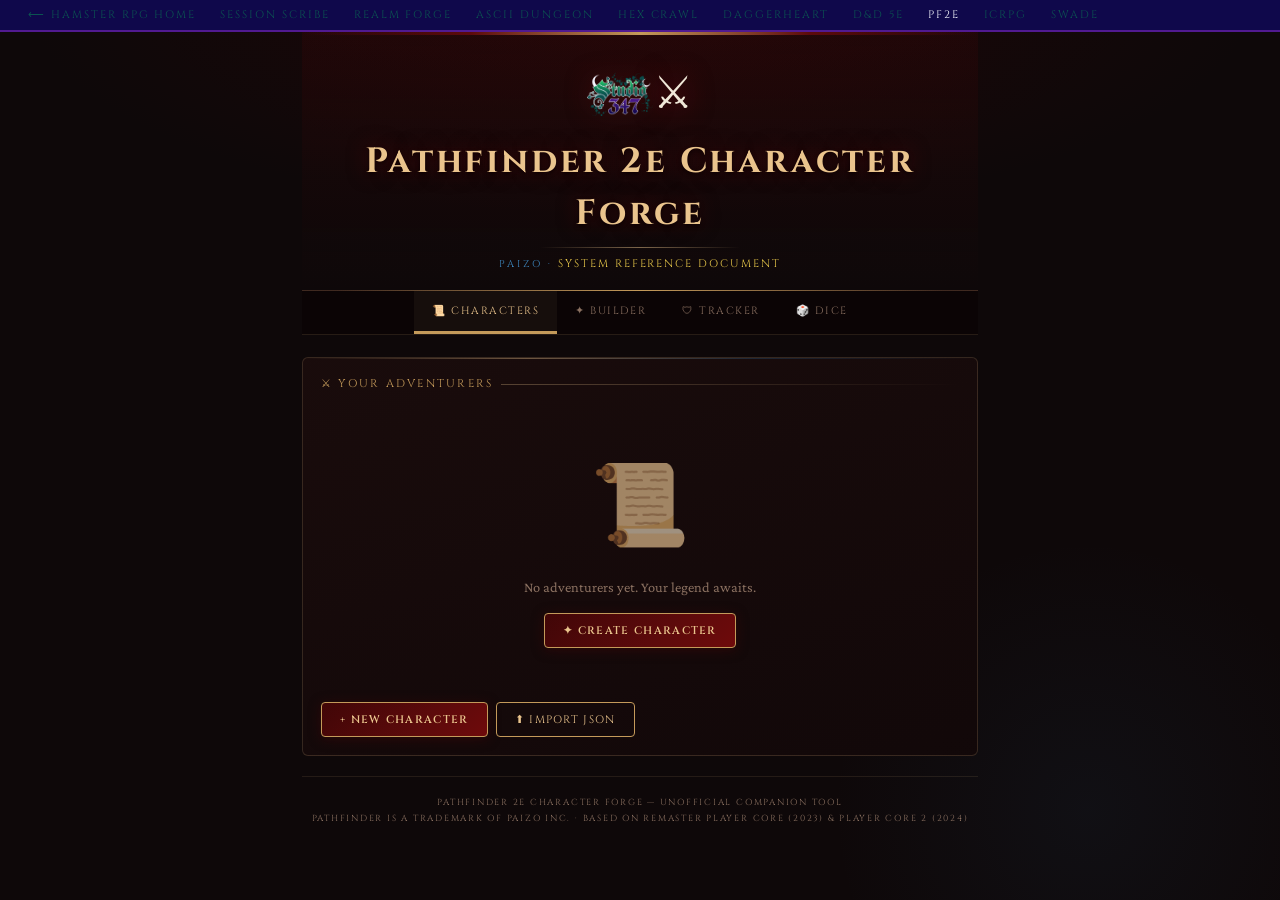
<file: pf2e-character-forge.html>
<!DOCTYPE html>
<html lang="en">
<head>
<meta charset="UTF-8">
<meta name="viewport" content="width=device-width, initial-scale=1.0">
<title>Pathfinder 2e — Character Forge</title>
<link rel="preconnect" href="https://fonts.googleapis.com">
<link href="https://fonts.googleapis.com/css2?family=Cinzel:wght@400;600;700;900&family=Cinzel+Decorative:wght@700&family=Crimson+Pro:ital,wght@0,400;0,600;1,400&display=swap" rel="stylesheet">
<style>
  :root {
    /* ── rpg-pf Palette (rpg-pf.scss) ── */
    --pf-black:            #000000;
    --pf-rich-mahogany:    #410607;
    --pf-cornflower-ocean: #2f6a98;
    --pf-apricot-cream:    #eac48d;
    --pf-white:            #ffffff;

    /* ── Studio347 Palette ── */
    --s347-midnight-violet: #0d0221;
    --s347-deep-twilight:   #0f084b;
    --s347-dark-slate-grey: #0b5351;
    --s347-emerald:         #23ce6b;
    --s347-indigo-velvet:   #511a91;
    --s347-ghost-white:     #f6f8ff;

    /* ── Semantic Tokens ── */
    --black:       var(--pf-black);
    --mahogany:    var(--pf-rich-mahogany);
    --mahogany2:   #5c0a0b;
    --mahogany3:   #2a0405;
    --ocean:       var(--pf-cornflower-ocean);
    --ocean2:      #3d87bf;
    --ocean3:      #1d4a6e;
    --apricot:     var(--pf-apricot-cream);
    --apricot2:    #f5d8a8;
    --apricot3:    #c49a5a;
    --white:       var(--pf-white);
    --bg-deep:     #0e0809;
    --bg-card:     #1a0c0c;
    --bg-card2:    #120809;
    --text-primary:#f0e8d8;
    --text-muted:  #8a7060;
    --border:      rgba(234,196,141,0.18);
    --border-bright: rgba(234,196,141,0.5);
    --radius:      6px;
    --transition:  all 0.18s ease;
    --shadow:      0 8px 32px rgba(0,0,0,0.7);
    --glow-gold:   0 0 20px rgba(234,196,141,0.25);
    --glow-ocean:  0 0 20px rgba(47,106,152,0.4);
    --glow-red:    0 0 20px rgba(65,6,7,0.6);
  }

  *, *::before, *::after { box-sizing: border-box; margin: 0; padding: 0; }

  body {
    font-family: 'Crimson Pro', serif;
    font-size: 16px;
    line-height: 1.5;
    background: var(--bg-deep);
    color: var(--text-primary);
    min-height: 100vh;
    background-image:
      radial-gradient(ellipse 80% 40% at 50% 0%, rgba(65,6,7,0.3) 0%, transparent 60%),
      radial-gradient(ellipse 40% 60% at 85% 90%, rgba(47,106,152,0.08) 0%, transparent 50%);
  }

  #app { max-width: 700px; margin: 0 auto; padding: 0 12px 40px; }

  .app-header {
    text-align: center; padding: 28px 20px 18px;
    border-bottom: 1px solid var(--border); position: relative;
    background: linear-gradient(180deg, rgba(65,6,7,0.25) 0%, transparent 100%);
  }
  .app-header::before {
    content: ''; position: absolute; top: 0; left: 0; right: 0; height: 3px;
    background: linear-gradient(to right, transparent, var(--mahogany2), var(--apricot3), var(--mahogany2), transparent);
  }
  .app-header::after {
    content: ''; position: absolute; bottom: -1px; left: 5%; right: 5%; height: 1px;
    background: linear-gradient(to right, transparent, var(--apricot3), transparent);
  }
  .header-divider {
    width: 200px; height: 1px;
    background: linear-gradient(to right, transparent, rgba(234,196,141,0.5), transparent);
    margin: 6px auto 8px;
  }
    .header-title {
    font-family: 'Cinzel', serif;
    font-size: clamp(1.4rem, 5vw, 2.2rem);
    font-weight: 700;
    color: var(--apricot);
    text-shadow: 0 0 20px rgba(92,10,11,0.6), 0 2px 4px rgba(0,0,0,0.8);
    letter-spacing: 0.08em;
    margin-bottom: 2px;
    animation: fade-down 0.6s ease both;
  }
  .header-title span { color: var(--mahogany2); text-shadow: 0 0 20px rgba(92,10,11,0.6); }
  .header-subtitle { font-family: 'Cinzel', serif; font-size: 0.62rem; letter-spacing: 0.3em; text-transform: uppercase; color: var(--ocean2); }
  .header-logo-row {
    display: flex;
    justify-content: center;
    align-items: center;
    margin-bottom: 8px;
  }
  .header-logo-img {
    height: clamp(28px, 5vw, 44px);
    width: auto;
    filter: drop-shadow(0 0 12px rgba(92,10,11,0.6));
  }
  .header-emoji { font-size: clamp(1.8rem, 5vw, 2.8rem); filter: drop-shadow(0 0 14px rgba(227,8,18,0.5)); animation: breathe 4s ease-in-out infinite; }
  @keyframes breathe { 0%,100%{filter:drop-shadow(0 0 10px rgba(227,8,18,0.4));} 50%{filter:drop-shadow(0 0 22px rgba(227,8,18,0.7));} }
  .nav-tabs {
    display: flex; flex-wrap: wrap; justify-content: center;
    background: rgba(10,4,4,0.7); border-bottom: 1px solid rgba(234,196,141,0.12); margin-bottom: 22px;
  }
  .nav-tab {
    font-family: 'Cinzel', serif; font-size: 0.66rem; letter-spacing: 0.14em; text-transform: uppercase;
    padding: 13px 18px; border: none; border-bottom: 3px solid transparent;
    background: transparent; color: var(--text-muted); cursor: pointer; transition: var(--transition); white-space: nowrap;
  }
  .nav-tab:hover { color: var(--apricot2); border-bottom-color: rgba(234,196,141,0.3); }
  .nav-tab.active { color: var(--apricot); border-bottom-color: var(--apricot3); background: rgba(234,196,141,0.05); }

  .card {
    background: linear-gradient(160deg, rgba(26,12,12,0.97) 0%, rgba(18,8,9,0.98) 100%);
    border: 1px solid rgba(234,196,141,0.16); border-radius: var(--radius);
    padding: 18px; margin-bottom: 14px; position: relative; overflow: hidden;
  }
  .card::before {
    content: ''; position: absolute; top: 0; left: 0; right: 0; height: 1px;
    background: linear-gradient(to right, transparent, rgba(234,196,141,0.4), rgba(47,106,152,0.3), transparent);
    pointer-events: none;
  }
  .card-title {
    font-family: 'Cinzel', serif; font-size: 0.7rem; letter-spacing: 0.2em; text-transform: uppercase;
    color: var(--apricot3); margin-bottom: 12px; display: flex; align-items: center; gap: 8px;
  }
  .card-title::after { content: ''; flex: 1; height: 1px; background: linear-gradient(to right, rgba(234,196,141,0.3), transparent); }

  .btn {
    font-family: 'Cinzel', serif; font-size: 0.68rem; letter-spacing: 0.12em; text-transform: uppercase;
    padding: 9px 18px; border: 1.5px solid var(--apricot3); background: transparent;
    color: var(--apricot); cursor: pointer; border-radius: 4px; transition: var(--transition);
  }
  .btn:hover { border-color: var(--apricot); box-shadow: var(--glow-gold); color: var(--apricot2); background: rgba(234,196,141,0.05); }
  .btn.btn-primary {
    background: linear-gradient(135deg, var(--mahogany) 0%, var(--mahogany2) 60%, #6e0a0b 100%);
    border-color: var(--apricot3); color: var(--apricot); font-weight: 600;
    box-shadow: 0 2px 12px rgba(65,6,7,0.5);
  }
  .btn.btn-primary:hover { background: linear-gradient(135deg, var(--mahogany2) 0%, #7a0c0d 100%); box-shadow: var(--glow-red); }
  .btn.btn-ocean { border-color: var(--ocean); color: var(--ocean2); }
  .btn.btn-ocean:hover { background: rgba(47,106,152,0.12); box-shadow: var(--glow-ocean); }
  .btn.btn-danger { border-color: #8b2020; color: #d05050; }
  .btn.btn-danger:hover { background: rgba(139,32,32,0.15); }
  .btn.btn-sm { padding: 5px 11px; font-size: 0.6rem; }
  .btn:disabled { opacity: 0.4; cursor: default; }
  .btn-row { display: flex; gap: 8px; flex-wrap: wrap; margin-top: 10px; }

  input[type=text], input[type=number], textarea, select {
    width: 100%; background: rgba(8,4,4,0.7); border: 1px solid rgba(234,196,141,0.2);
    border-radius: 4px; color: var(--text-primary); font-family: 'Crimson Pro', serif;
    font-size: 1rem; padding: 7px 11px; transition: var(--transition); outline: none; -webkit-appearance: none;
  }
  input[type=text]:focus, input[type=number]:focus, textarea:focus, select:focus {
    border-color: var(--apricot3); box-shadow: 0 0 0 2px rgba(234,196,141,0.1);
  }
  select option { background: #1a0c0c; color: var(--text-primary); }
  label {
    display: block; font-family: 'Cinzel', serif; font-size: 0.6rem; letter-spacing: 0.12em;
    text-transform: uppercase; color: var(--text-muted); margin-bottom: 4px; margin-top: 10px;
  }
  textarea { resize: vertical; min-height: 70px; }

  .sel-grid-3 { display: grid; grid-template-columns: repeat(3,1fr); gap: 8px; }
  .sel-grid-2 { display: grid; grid-template-columns: repeat(2,1fr); gap: 8px; }
  @media(max-width:480px) { .sel-grid-3 { grid-template-columns: repeat(2,1fr); } .sel-grid-2 { grid-template-columns: 1fr; } }

  .sel-card {
    border: 1px solid rgba(234,196,141,0.16); border-radius: 6px; padding: 11px 10px;
    cursor: pointer; transition: var(--transition); background: rgba(10,4,4,0.6); position: relative; overflow: hidden;
  }
  .sel-card:hover { border-color: rgba(234,196,141,0.4); background: rgba(26,12,12,0.8); }
  .sel-card.selected { border-color: var(--ocean2); background: rgba(47,106,152,0.1); box-shadow: 0 0 14px rgba(47,106,152,0.15); }
  .sel-card.selected::before { content: ''; position: absolute; top: 0; left: 0; right: 0; height: 2px; background: linear-gradient(to right, transparent, var(--ocean2), transparent); }
  .sel-name { font-family: 'Cinzel', serif; font-size: 0.78rem; color: var(--apricot); margin-bottom: 4px; }
  .sel-sub  { font-size: 0.72rem; color: var(--ocean2); font-style: italic; margin-bottom: 3px; }
  .sel-desc { font-size: 0.82rem; color: var(--text-muted); }
  .sel-tag  { display: inline-block; font-family: 'Cinzel', serif; font-size: 0.55rem; letter-spacing: 0.1em; padding: 1px 6px; border-radius: 3px; margin-right: 3px; margin-bottom: 3px; border: 1px solid rgba(234,196,141,0.3); color: var(--apricot3); }
  .sel-tag.ocean { border-color: rgba(47,106,152,0.5); color: var(--ocean2); }

  .attr-grid { display: grid; grid-template-columns: repeat(3,1fr); gap: 8px; }
  @media(max-width:380px) { .attr-grid { grid-template-columns: repeat(2,1fr); } }
  .attr-box {
    background: rgba(8,4,4,0.8); border: 1px solid rgba(234,196,141,0.18);
    border-radius: 6px; padding: 10px 8px; text-align: center; transition: var(--transition);
  }
  .attr-box:hover { border-color: rgba(234,196,141,0.4); }
  .attr-name  { font-family: 'Cinzel', serif; font-size: 0.54rem; letter-spacing: 0.14em; text-transform: uppercase; color: var(--text-muted); }
  .attr-score { font-family: 'Cinzel Decorative', serif; font-size: 1.5rem; color: var(--apricot); line-height: 1.1; }
  .attr-mod   { font-family: 'Cinzel', serif; font-size: 0.72rem; color: var(--ocean2); }

  .prof-row { display: flex; align-items: center; gap: 6px; padding: 5px 0; border-bottom: 1px solid rgba(234,196,141,0.06); }
  .prof-row:last-child { border-bottom: none; }
  .prof-label { flex: 1; font-size: 0.9rem; color: var(--text-primary); }
  .prof-sub   { font-size: 0.72rem; color: var(--text-muted); }
  .prof-dots  { display: flex; gap: 4px; }
  .prof-dot { width: 14px; height: 14px; border-radius: 50%; border: 1.5px solid rgba(234,196,141,0.25); background: transparent; cursor: pointer; transition: var(--transition); }
  .prof-dot.t { background: var(--apricot3); border-color: var(--apricot3); }
  .prof-dot.e { background: var(--ocean2); border-color: var(--ocean2); }
  .prof-dot.m { background: #c0803a; border-color: #d09050; }
  .prof-dot.l { background: var(--mahogany2); border-color: #e04040; box-shadow: 0 0 6px rgba(200,30,30,0.5); }
  .prof-rank  { font-family: 'Cinzel', serif; font-size: 0.58rem; letter-spacing: 0.06em; color: var(--text-muted); min-width: 52px; text-align: right; }

  .bubble-row { display: flex; flex-wrap: wrap; gap: 4px; margin: 6px 0; }
  .bubble {
    width: 28px; height: 28px; border-radius: 50%; border: 1.5px solid rgba(234,196,141,0.25);
    display: flex; align-items: center; justify-content: center; font-size: 0.6rem;
    cursor: pointer; transition: var(--transition); user-select: none;
  }
  .bubble:hover { border-color: rgba(234,196,141,0.6); }
  .bubble.hp.filled    { background: var(--mahogany2); border-color: #b03030; color: var(--apricot2); }
  .bubble.hero.filled  { background: linear-gradient(135deg,#c8901a,#e8b030); border-color: #f0c040; color: #0e0809; font-size: 0.55rem; }
  .bubble.dying.filled { background: #1a0505; border-color: #cc2020; color: #ff6060; }

  .cond-wrap { display: flex; flex-wrap: wrap; gap: 5px; margin-top: 6px; }
  .cond-badge {
    font-family: 'Cinzel', serif; font-size: 0.6rem; letter-spacing: 0.07em; padding: 3px 9px;
    border-radius: 3px; border: 1px solid rgba(234,196,141,0.22); color: var(--text-muted);
    cursor: pointer; transition: var(--transition); background: rgba(10,4,4,0.4);
  }
  .cond-badge:hover { border-color: rgba(234,196,141,0.5); color: var(--apricot); }
  .cond-badge.cond-on  { background: rgba(65,6,7,0.55); border-color: var(--mahogany2); color: var(--apricot2); }
  .cond-badge.cond-dying{ background: rgba(80,0,0,0.7); border-color: #cc2020; color: #ff8080; }
  .cond-badge.cond-blue { background: rgba(47,106,152,0.2); border-color: var(--ocean2); color: var(--ocean2); }

  .wizard-progress { display: flex; justify-content: center; flex-wrap: wrap; gap: 3px; margin-bottom: 24px; padding: 10px 0; border-bottom: 1px solid rgba(234,196,141,0.1); }
  .wdot { width: 26px; height: 26px; border-radius: 50%; border: 2px solid rgba(234,196,141,0.2); display: flex; align-items: center; justify-content: center; font-family: 'Cinzel', serif; font-size: 0.58rem; color: var(--text-muted); cursor: pointer; transition: var(--transition); }
  .wdot.done   { border-color: var(--apricot3); background: rgba(234,196,141,0.1); color: var(--apricot); }
  .wdot.active { border-color: var(--ocean2); background: rgba(47,106,152,0.15); color: var(--ocean2); box-shadow: 0 0 10px rgba(47,106,152,0.3); }
  .wcon { width: 16px; height: 2px; background: rgba(234,196,141,0.15); align-self: center; }
  .wizard-page { display: none; animation: fadeUp 0.25s ease; }
  .wizard-page.active { display: block; }
  @keyframes fadeUp { from { opacity: 0; transform: translateY(8px); } to { opacity: 1; transform: none; } }
  .wizard-nav { display: flex; justify-content: space-between; margin-top: 18px; }
  .step-title { font-family: 'Cinzel', serif; font-size: 1rem; color: var(--apricot); margin-bottom: 4px; }
  .step-hint  { font-size: 0.85rem; color: var(--text-muted); margin-bottom: 14px; font-style: italic; }

  .char-item {
    display: flex; align-items: center; gap: 12px; padding: 13px 14px;
    border: 1px solid rgba(234,196,141,0.15); border-radius: 6px; margin-bottom: 8px;
    cursor: pointer; transition: var(--transition); background: rgba(10,4,4,0.6);
  }
  .char-item:hover { border-color: rgba(234,196,141,0.4); background: rgba(26,12,12,0.8); }
  .char-item.active-char { border-color: var(--ocean2); background: rgba(47,106,152,0.08); }
  .char-avatar { width: 38px; height: 38px; border-radius: 50%; background: rgba(65,6,7,0.5); border: 2px solid rgba(234,196,141,0.25); display: flex; align-items: center; justify-content: center; font-size: 1.1rem; flex-shrink: 0; }
  .char-name { font-family: 'Cinzel', serif; font-size: 0.9rem; color: var(--apricot); }
  .char-meta { font-size: 0.78rem; color: var(--text-muted); }

  .feat-card {
    background: rgba(8,4,4,0.6); border: 1px solid rgba(234,196,141,0.14);
    border-radius: 6px; padding: 10px 12px; margin-bottom: 8px; transition: var(--transition);
  }
  .feat-card:hover { border-color: rgba(234,196,141,0.3); }
  .feat-name { font-family: 'Cinzel', serif; font-size: 0.8rem; color: var(--apricot2); }
  .feat-desc { font-size: 0.85rem; color: var(--text-muted); margin-top: 4px; }

  .empty-state { text-align: center; padding: 40px 20px; color: var(--text-muted); }
  .empty-state .big-icon { font-size: 5rem; margin-bottom: 12px; opacity: 0.6; }
  .empty-state p { font-size: 0.9rem; margin-bottom: 14px; }

  #toast {
    position: fixed; bottom: 20px; left: 50%; transform: translateX(-50%) translateY(80px);
    background: rgba(26,12,12,0.97); border: 1px solid var(--apricot3);
    border-radius: 6px; padding: 10px 20px; font-family: 'Cinzel', serif;
    font-size: 0.7rem; letter-spacing: 0.1em; color: var(--apricot);
    transition: transform 0.3s ease; z-index: 1000; pointer-events: none; white-space: nowrap;
  }
  #toast.show { transform: translateX(-50%) translateY(0); }

  #modal-overlay {
    display: none; position: fixed; inset: 0; background: rgba(0,0,0,0.75);
    z-index: 500; align-items: center; justify-content: center; padding: 20px;
  }
  #modal-overlay.open { display: flex; }
  .modal-box {
    background: linear-gradient(160deg, #1e0e0e 0%, #0e0708 100%);
    border: 1px solid rgba(234,196,141,0.35); border-top: 2px solid var(--apricot3);
    border-radius: 8px; padding: 24px; max-width: 460px; width: 100%;
    max-height: 80vh; overflow-y: auto; box-shadow: 0 20px 60px rgba(0,0,0,0.8);
  }
  .modal-title { font-family: 'Cinzel', serif; font-size: 1rem; color: var(--apricot); margin-bottom: 14px; }

  .big-stat { font-family: 'Cinzel Decorative', serif; font-size: 2.2rem; color: var(--apricot); line-height: 1; }
  .stat-label { font-family: 'Cinzel', serif; font-size: 0.58rem; letter-spacing: 0.2em; text-transform: uppercase; color: var(--text-muted); margin-top: 2px; }
  .split-row { display: flex; gap: 10px; flex-wrap: wrap; }
  .split-row .card { flex: 1; min-width: 120px; }

  .dice-result { text-align: center; padding: 20px; }
  .dice-result .roll-num { font-family: 'Cinzel Decorative', serif; font-size: 3rem; color: var(--apricot); text-shadow: 0 0 20px rgba(234,196,141,0.4); }
  .dice-result .roll-detail { font-family: 'Cinzel', serif; font-size: 0.72rem; letter-spacing: 0.1em; color: var(--text-muted); margin-top: 6px; }
  .dice-grid { display: grid; grid-template-columns: repeat(4,1fr); gap: 8px; margin-top: 12px; }
  @media(max-width:380px) { .dice-grid { grid-template-columns: repeat(3,1fr); } }
  .die-btn {
    font-family: 'Cinzel', serif; font-size: 0.75rem; padding: 12px 6px;
    border: 1px solid rgba(234,196,141,0.25); border-radius: 6px; background: rgba(10,4,4,0.6);
    color: var(--apricot3); cursor: pointer; transition: var(--transition); text-align: center;
  }
  .die-btn:hover { border-color: var(--apricot3); background: rgba(234,196,141,0.07); color: var(--apricot); }

  .inline-note { font-size: 0.82rem; color: var(--ocean2); font-style: italic; margin: 4px 0; }
  .gold  { color: var(--apricot); }
  .ocean { color: var(--ocean2); }
  .muted { color: var(--text-muted); }
  .red   { color: #e05050; }
  footer { text-align: center; padding: 18px 0 4px; border-top: 1px solid rgba(234,196,141,0.1); margin-top: 20px; }
  footer p { font-family: 'Cinzel', serif; font-size: 0.55rem; letter-spacing: 0.2em; color: var(--text-muted); text-transform: uppercase; line-height: 1.8; }

  /* ── BACK BANNER ──────────────────────────────────────── */
  .back-banner {
    grid-area: back;
    background: var(--s347-deep-twilight);
    border-bottom: 1px solid var(--s347-indigo-velvet);
    padding: 7px 28px;
    display: flex; gap: 24px;
  }
  .back-banner a {
    font-family: 'Cinzel', serif; font-size: 0.68rem; letter-spacing: 0.18em;
    text-transform: uppercase; color: var(--s347-dark-slate-grey); text-decoration: none;
    transition: color 0.2s;
  }
  .back-banner a:hover { color: var(--s347-emerald); }
  .back-banner .bc-current { color: var(--s347-ghost-white); pointer-events: none; }

</style>
</head>
<body>

  <!-- BACK BANNER -->
<div class="back-banner">
  <a href="index.html">⟵ Hamster RPG Home</a>
  <a href="session-scribe.html">Session Scribe</a>
  <a href="realm-forge.html">Realm Forge</a>
  <a href="ascii-dungeon.html">ASCII Dungeon</a>
  <a href="hex-crawl-generator.html">Hex Crawl</a> 
  <a href="daggerheart-character-forge.html">Daggerheart</a>
  <a href="dnd5e-character-forge.html">D&D 5e</a>
  <a href="pf2e-character-forge.html" class="bc-current">PF2e</a>
  <a href="icrpg-character-forge.html">ICRPG</a>
  <a href="swade-character-forge.html">SWADE</a>
</div>

<hr style="border:none;border-top:1px solid #511a91;margin:0;">
<div id="app">
  <!-- ========= Header ========= -->
  <header class="app-header">
    <div class="header-logo-row">
      <img src="ref/logo.png" alt="Studio 347 Logo" class="header-logo-img" onerror="this.style.display='none'">
      <div class="header-emoji">⚔</div>
    </div>
    <div class="header-title">Pathfinder 2e Character Forge</div>
    <div class="header-divider"></div>
    <div class="header-subtitle">Paizo · <a href="https://2e.aonprd.com" target="_blank" style="font-family:'Cinzel',serif;font-size:0.68rem;letter-spacing:0.18em;text-transform:uppercase;color:#e8c84a;text-decoration:none;transition:color 0.2s;" onmouseover="this.style.color='#6b5ce7'" onmouseout="this.style.color='#9b9bc4'">System Reference Document</a></div>
  </header>

  <nav class="nav-tabs">
    <button class="nav-tab active" onclick="showView('characters')">📜 Characters</button>
    <button class="nav-tab" onclick="showView('builder')">✦ Builder</button>
    <button class="nav-tab" onclick="showView('tracker')">🛡 Tracker</button>
    <button class="nav-tab" onclick="showView('dice')">🎲 Dice</button>
  </nav>
  <div id="view-characters"></div>
  <div id="view-builder" style="display:none"></div>
  <div id="view-tracker" style="display:none"></div>
  <div id="view-dice" style="display:none"></div>
  <footer><p>Pathfinder 2e Character Forge — Unofficial Companion Tool<br>Pathfinder is a trademark of Paizo Inc. · Based on Remaster Player Core (2023) &amp; Player Core 2 (2024)</p></footer>
</div>

<div id="modal-overlay" onclick="if(event.target===this)closeModal()">
  <div class="modal-box" id="modal-box"></div>
</div>
<div id="toast">✓</div>

<script>
'use strict';
// ═══════════════════════════════════════════════════════════════════════════
// GAME DATA
// ═══════════════════════════════════════════════════════════════════════════
const ABILITY_SHORT = ['STR','DEX','CON','INT','WIS','CHA'];
const SKILL_LIST = [
  {name:'Acrobatics',ability:'DEX'},{name:'Arcana',ability:'INT'},
  {name:'Athletics',ability:'STR'},{name:'Crafting',ability:'INT'},
  {name:'Deception',ability:'CHA'},{name:'Diplomacy',ability:'CHA'},
  {name:'Intimidation',ability:'CHA'},{name:'Lore (Specific)',ability:'INT'},
  {name:'Medicine',ability:'WIS'},{name:'Nature',ability:'WIS'},
  {name:'Occultism',ability:'INT'},{name:'Performance',ability:'CHA'},
  {name:'Religion',ability:'WIS'},{name:'Society',ability:'INT'},
  {name:'Stealth',ability:'DEX'},{name:'Survival',ability:'WIS'},
  {name:'Thievery',ability:'DEX'}
];
const PROF_LABELS = ['Untrained','Trained','Expert','Master','Legendary'];
const PROF_BONUS  = [0, 2, 4, 6, 8];

const ANCESTRIES = [
  { name:'Dwarf',   icon:'⛏', hp:10, size:'Medium', speed:20,  boosts:['CON','WIS'],     flaw:'CHA',
    desc:'Stoic and industrious people with deep ties to stone, craft, and tradition. Known for endurance and loyalty.',
    features:['Darkvision — See in darkness and dim light as bright light.',
              'Ancient-Blooded — +1 circumstance bonus to saves vs. poison; resistance 1 to poison damage.'],
    langs:['Common','Dwarven'], heritages:['Ancient-Blooded','Death Warden','Elemental Heart','Forge','Rock','Strong-Blooded'] },
  { name:'Elf',     icon:'🍃', hp:6,  size:'Medium', speed:30,  boosts:['DEX','INT'],     flaw:'CON',
    desc:'Ancient and graceful, elves carry centuries of memory. Deeply connected to magic and nature.',
    features:['Low-Light Vision — See in dim light as if bright light.',
              'Elven Longevity — Gain trained proficiency in one additional skill of your choice.'],
    langs:['Common','Elven'], heritages:['Ancient','Arctic','Cavern','Desert','Seer','Whisper','Woodland'] },
  { name:'Gnome',   icon:'🍄', hp:8,  size:'Small',  speed:25,  boosts:['CON','CHA'],     flaw:'STR',
    desc:'Curious and vivacious, gnomes are tied to the First World. Their eccentricity drives boundless enthusiasm.',
    features:['Low-Light Vision — See in dim light as if bright light.',
              'Illusion Sense — +1 circumstance bonus to saves vs. illusions; auto-disbelieve on critical success.'],
    langs:['Common','Gnomish','Sylvan'], heritages:['Chameleon','Fey-Touched','Sensate','Umbral','Wellspring'] },
  { name:'Goblin',  icon:'🔥', hp:6,  size:'Small',  speed:25,  boosts:['DEX','CHA'],     flaw:'WIS',
    desc:'Scrappy, energetic survivors who have carved a new place in Golarion. Fearless in danger, love of fire.',
    features:['Darkvision — See in darkness and dim light as bright light.',
              'Goblin Scuttle — Once per round, when an ally moves adjacent, Stride up to half your Speed as a reaction.'],
    langs:['Common','Goblin'], heritages:['Charhide','Irongut','Razortooth','Snow','Unbreakable'] },
  { name:'Halfling',icon:'🌿', hp:6,  size:'Small',  speed:25,  boosts:['DEX','WIS'],     flaw:'STR',
    desc:'Adaptable and cheerful, halflings thrive anywhere. Their luck seems supernatural, their curiosity boundless.',
    features:['Keen Eyes — +2 circumstance bonus to notice hidden creatures and objects.',
              'Halfling Luck — Once per day when you fail a skill check or save, reroll and use the second result.'],
    langs:['Common','Halfling'], heritages:['Gutsy','Hillock','Nomadic','Twilight','Wildwood'] },
  { name:'Human',   icon:'🌟', hp:8,  size:'Medium', speed:25,  boosts:['Free','Free'],   flaw:null,
    desc:'Ambitious and adaptable, humans have spread across Golarion. Their diversity grants unmatched versatility.',
    features:['Skilled — Gain trained proficiency in one additional skill of your choice.',
              'Bonus Feat — You gain one additional 1st-level general feat at character creation.'],
    langs:['Common','One additional'], heritages:['Skilled Heritage','Versatile Heritage','Half-Elf','Half-Orc'] },
  { name:'Leshy',   icon:'🌱', hp:8,  size:'Small',  speed:25,  boosts:['CON','WIS'],     flaw:'INT',
    desc:'Nature spirits given plant bodies. Joyful immortals who experience mortal life with wide-eyed wonder.',
    features:['Plant Nourishment — Sustained by sunlight; need no food if exposed to sunlight each day.',
              'Leshy Lore — Gain trained proficiency in Nature and Survival.'],
    langs:['Common','Sylvan'], heritages:['Fungus','Gourd','Leaf','Vine'] },
  { name:'Orc',     icon:'💪', hp:10, size:'Medium', speed:25,  boosts:['STR','Free'],    flaw:null,
    desc:'Proud and powerful, orcs value strength and direct action. Their martial prowess and honor go hand in hand.',
    features:['Darkvision — See in darkness and dim light as bright light.',
              'Orc Ferocity — Once per day when reduced to 0 HP, avoid falling unconscious and remain at 1 HP.'],
    langs:['Common','Orcish'], heritages:['Badlands','Battle-Ready','Deep','Rainfall','Venomhide'] },
];

const BACKGROUNDS = [
  { name:'Acolyte',      b1:'INT', b2:'WIS',  sk1:'Occultism',   sk2:'Religion',     feat:'Student of the Canon',    desc:'You served a deity, learning religious doctrine and the mysteries of faith.' },
  { name:'Acrobat',      b1:'STR', b2:'DEX',  sk1:'Acrobatics',  sk2:'Thievery',     feat:'Steady Balance',          desc:'You mastered feats of agility through rigorous physical training.' },
  { name:'Animal Whisperer',b1:'WIS',b2:'CHA',sk1:'Nature',      sk2:'Diplomacy',    feat:'Train Animal',            desc:'You have a natural rapport with animals and can calm even wild beasts.' },
  { name:'Artisan',      b1:'STR', b2:'INT',  sk1:'Crafting',    sk2:'Society',      feat:'Specialty Crafting',      desc:'You learned a specialized craft under a skilled mentor.' },
  { name:'Charlatan',    b1:'INT', b2:'CHA',  sk1:'Deception',   sk2:'Society',      feat:'Charming Liar',           desc:'You lived by your wits selling fake cures and running elaborate cons.' },
  { name:'Criminal',     b1:'DEX', b2:'INT',  sk1:'Stealth',     sk2:'Thievery',     feat:'Experienced Smuggler',    desc:'As an underground operative, you learned to live outside the law.' },
  { name:'Detective',    b1:'INT', b2:'WIS',  sk1:'Society',     sk2:'Medicine',     feat:'Experienced Investigator',desc:'You pieced together evidence and solved crimes for a government or guild.' },
  { name:'Emissary',     b1:'INT', b2:'CHA',  sk1:'Society',     sk2:'Diplomacy',    feat:'Multilingual',            desc:'You traveled as a diplomat or spy for your homeland.' },
  { name:'Farmhand',     b1:'CON', b2:'WIS',  sk1:'Athletics',   sk2:'Nature',       feat:'Assurance (Athletics)',   desc:'Years of hard labor built your strength and connection to the land.' },
  { name:'Gambler',      b1:'DEX', b2:'CHA',  sk1:'Deception',   sk2:'Society',      feat:'Lie to Me',               desc:'You traveled gambling halls, mastering games of chance and reading people.' },
  { name:'Guard',        b1:'STR', b2:'CHA',  sk1:'Athletics',   sk2:'Intimidation', feat:'Quick Draw',              desc:'You served as a guard, protecting people and places from harm.' },
  { name:'Herbalist',    b1:'CON', b2:'WIS',  sk1:'Crafting',    sk2:'Nature',       feat:'Natural Medicine',        desc:'You gathered plants and brewed herbal medicines as a trained healer.' },
  { name:'Hermit',       b1:'CON', b2:'INT',  sk1:'Nature',      sk2:'Occultism',    feat:'Dubious Knowledge',       desc:'Years of isolation granted you deep insights unknown to civilized folk.' },
  { name:'Hunter',       b1:'STR', b2:'WIS',  sk1:'Nature',      sk2:'Stealth',      feat:'Monster Hunter',          desc:'You stalked and slew animals and monsters across the wilderness.' },
  { name:'Merchant',     b1:'INT', b2:'CHA',  sk1:'Crafting',    sk2:'Diplomacy',    feat:'Bargain Hunter',          desc:'You bought and sold goods across many lands as an itinerant trader.' },
  { name:'Nomad',        b1:'CON', b2:'WIS',  sk1:'Nature',      sk2:'Survival',     feat:'Assurance (Survival)',    desc:'With no permanent home, you developed a knack for surviving anywhere.' },
  { name:'Prisoner',     b1:'STR', b2:'CON',  sk1:'Stealth',     sk2:'Thievery',     feat:'Experienced Smuggler',    desc:'Time imprisoned—whether just or not—hardened your resolve.' },
  { name:'Scholar',      b1:'INT', b2:'WIS',  sk1:'Arcana',      sk2:'Occultism',    feat:'Assurance (Arcana)',      desc:'You studied at an academy, gaining theoretical knowledge across fields.' },
  { name:'Scout',        b1:'STR', b2:'WIS',  sk1:'Nature',      sk2:'Stealth',      feat:'Experienced Tracker',     desc:'You ranged ahead of others into hostile lands, mapping terrain and threats.' },
  { name:'Street Urchin',b1:'CON', b2:'DEX',  sk1:'Thievery',    sk2:'Society',      feat:'Pickpocket',              desc:'Raised on city streets, you survived by quick wits and quick fingers.' },
];

const CLASSES = [
  { name:'Alchemist', icon:'⚗', hp:8,  key:'INT',        trad:null,     sp:null,
    perc:'T', fort:'E', ref:'E', will:'T', skills:3, baseSkills:['Crafting'],
    desc:'Master of alchemical arts, creating bombs, elixirs, and other wonders from a daily pool of infused reagents.',
    cf1:'Infused Reagents — Pool = level + INT mod each day. Use with Quick Alchemy to create free alchemical items.',
    cf2:'Quick Alchemy — 1 action + 1 reagent batch to craft any known alchemical item on the fly.',
    subs:['Bomber','Chirurgeon','Mutagenist','Toxicologist'] },
  { name:'Barbarian', icon:'🪓', hp:12, key:'STR',        trad:null,     sp:null,
    perc:'E', fort:'E', ref:'T', will:'E', skills:3, baseSkills:['Athletics'],
    desc:'When rage takes you, you become an engine of destruction, soaking up and dealing tremendous punishment.',
    cf1:'Rage — 1-minute rage as 1 action: +2 status bonus to damage, 3+level temp HP, once per minute.',
    cf2:'Instinct — Your subclass grants additional rage benefits and powers tied to your chosen instinct.',
    subs:['Animal','Dragon','Fury','Giant','Spirit','Superstition'] },
  { name:'Bard',      icon:'🎭', hp:8,  key:'CHA',        trad:'Occult', sp:'Spontaneous',
    perc:'E', fort:'T', ref:'T', will:'E', skills:4, baseSkills:['Occultism','Performance'],
    desc:'Using occult magic and bardic training to influence allies and confound enemies through magnificent performance.',
    cf1:'Composition Spells — Focus Points fuel composition cantrips/spells that you cast by performing.',
    cf2:'Muse — Your subclass reflects your source of inspiration, granting bonus spells and unique abilities.',
    subs:['Enigma','Maestro','Polymath','Warrior'] },
  { name:'Champion', icon:'⚜',  hp:10, key:'STR or DEX', trad:'Divine', sp:null,
    perc:'T', fort:'E', ref:'T', will:'E', skills:2, baseSkills:['Religion'],
    desc:'A divine warrior committed to a deity\'s cause, wielding holy or unholy power to protect and smite.',
    cf1:'Champion\'s Reaction — Retributive Strike (Holy), Glimpse of Redemption (Redeemer), or Destructive Vengeance (Unholy).',
    cf2:'Devotion Spells — Focus Points fuel divine spells powered by your faith.',
    subs:['Holy','Redeemer','Unholy'] },
  { name:'Cleric',   icon:'✝',  hp:8,  key:'WIS',        trad:'Divine', sp:'Prepared',
    perc:'T', fort:'T', ref:'T', will:'E', skills:2, baseSkills:['Religion'],
    desc:'The power of your deity flows through you, empowering spells to heal, smite, and advance divine will.',
    cf1:'Divine Font — Prepare extra Heal or Harm spells per day equal to 1 + CHA modifier.',
    cf2:'Doctrine — Choose Warpriest (martial) or Cloistered Cleric (spellcasting) to shape your proficiencies.',
    subs:['Cloistered Cleric','Warpriest'] },
  { name:'Druid',    icon:'🌿', hp:8,  key:'WIS',        trad:'Primal', sp:'Prepared',
    perc:'T', fort:'T', ref:'T', will:'E', skills:2, baseSkills:['Nature'],
    desc:'Bound to the natural world, you draw magic from the land and can transform into powerful wild shapes.',
    cf1:'Primal Spellcasting — Prepare primal spells; know all primal cantrips.',
    cf2:'Druidic Order — Your order grants a focus spell and unique capabilities.',
    subs:['Animal','Leaf','Stone','Storm','Wild'] },
  { name:'Fighter',  icon:'⚔',  hp:10, key:'STR or DEX', trad:null,     sp:null,
    perc:'E', fort:'E', ref:'E', will:'T', skills:3, baseSkills:['Athletics or Acrobatics'],
    desc:'Undisputed master of weaponry, combining attacks, techniques, and counterattacks into devastating combinations.',
    cf1:'Reactive Strike — When a creature uses a manipulate/move action within reach or makes a ranged attack, Strike it as a reaction.',
    cf2:'Fighter Weapon Mastery (Lvl 5) — Achieve mastery with a weapon group for greater proficiency and critical specialization.',
    subs:['No subclass — feats define your style'] },
  { name:'Monk',     icon:'☯',  hp:10, key:'STR or DEX', trad:null,     sp:null,
    perc:'T', fort:'E', ref:'E', will:'E', skills:4, baseSkills:['Athletics'],
    desc:'Honing body and mind through rigorous training, achieving extraordinary martial arts and ki power.',
    cf1:'Flurry of Blows — 1 action: make two Strikes with unarmed attacks (multiple attack penalty applies).',
    cf2:'Ki Spells (Optional) — Some feats grant ki focus spells powered by Focus Points.',
    subs:['No subclass — feats define your style'] },
  { name:'Oracle',   icon:'🔮', hp:8,  key:'CHA',        trad:'Varies', sp:'Spontaneous',
    perc:'T', fort:'T', ref:'T', will:'E', skills:3, baseSkills:['Religion'],
    desc:'Touched by mysterious divine forces, you wield great power but suffer an escalating curse.',
    cf1:'Oracle\'s Curse — Each focus spell cast intensifies your curse, inflicting escalating effects but granting power.',
    cf2:'Revelation Spells — Focus spells tied to your mystery, enhanced by your curse.',
    subs:['Ancestors','Battle','Bones','Cosmos','Flames','Life','Lore','Stone','Tempest','Ashes'] },
  { name:'Ranger',   icon:'🏹', hp:10, key:'STR or DEX', trad:null,     sp:null,
    perc:'E', fort:'E', ref:'E', will:'T', skills:4, baseSkills:['Nature','Survival'],
    desc:'Expert in wild places: tracking prey, surviving harsh conditions, and striking from advantageous positions.',
    cf1:'Hunt Prey — 1 action: designate prey. Gain +2 circumstance to Seek them and first attack per round against them.',
    cf2:'Hunter\'s Edge — Choose Flurry, Precision, or Outwit for unique benefits against your prey.',
    subs:['Flurry','Outwit','Precision'] },
  { name:'Rogue',    icon:'🗡', hp:8,  key:'DEX or other',trad:null,    sp:null,
    perc:'E', fort:'T', ref:'E', will:'E', skills:7, baseSkills:['Stealth','Thievery'],
    desc:'Stealthy and versatile master of infiltration, surprise attacks, and creative problem solving.',
    cf1:'Sneak Attack — Strike an off-guard creature to deal extra 1d6 precision damage (scales with level).',
    cf2:'Rogue\'s Racket — Determines your key ability modifier and grants unique benefits.',
    subs:['Mastermind','Ruffian','Scoundrel','Thief'] },
  { name:'Sorcerer', icon:'💫', hp:6,  key:'CHA',        trad:'Varies', sp:'Spontaneous',
    perc:'T', fort:'T', ref:'T', will:'E', skills:2, baseSkills:['Arcana or Nature or Occultism or Religion'],
    desc:'Magic flows from within you through a powerful bloodline rather than study or devotion.',
    cf1:'Bloodline — Determines your magical tradition, bonus spells, and the power of Blood Magic.',
    cf2:'More Spell Slots — The most spell slots per day of any spellcasting class, offset by a limited repertoire.',
    subs:['Aberrant','Angelic','Demonic','Diabolic','Draconic','Elemental','Fey','Genie','Hag','Imperial','Nymph','Undead'] },
  { name:'Witch',    icon:'🧙', hp:6,  key:'INT',        trad:'Varies', sp:'Prepared',
    perc:'T', fort:'T', ref:'T', will:'E', skills:3, baseSkills:['Arcana or Nature or Occultism or Religion'],
    desc:'You learned magic from a mysterious patron who teaches through your familiar.',
    cf1:'Familiar — A magical familiar stores your spells and teaches you new ones each day.',
    cf2:'Patron — Your patron\'s theme determines your tradition and grants unique hex cantrips and focus spells.',
    subs:['Curse','Fate','Fervor','Night','Resentment','Vengeful','Wilds'] },
  { name:'Wizard',   icon:'📖', hp:6,  key:'INT',        trad:'Arcane', sp:'Prepared',
    perc:'T', fort:'T', ref:'T', will:'E', skills:2, baseSkills:['Arcana'],
    desc:'Master of arcane arts through rigorous study, preparing spells from any school of magic.',
    cf1:'Arcane Thesis — Choose a breakthrough: Improved Familiar Attunement, Metamagical Experimentation, Spell Blending, or Staff Nexus.',
    cf2:'Arcane School — Your school specialization grants bonus spells and a special ability.',
    subs:['Abjuration','Conjuration','Divination','Enchantment','Evocation','Illusion','Necromancy','Transmutation','Universalist'] },
];

const CONDITIONS = [
  'Blinded','Clumsy','Confused','Dazzled','Deafened','Doomed','Drained','Encumbered',
  'Enfeebled','Fascinated','Fatigued','Fleeing','Frightened','Grabbed','Immobilized',
  'Off-Guard','Paralyzed','Petrified','Poisoned','Prone','Quickened','Restrained',
  'Sickened','Slowed','Stunned','Stupefied','Unconscious'
];

// ═══════════════════════════════════════════════════════════════════════════
// STATE
// ═══════════════════════════════════════════════════════════════════════════
let characters = [];
let activeCharId = null;
let currentView = 'characters';
let wz = null;
let wzStep = 0;
const WZ_STEPS = ['Ancestry','Background','Class','Attributes','Skills','Identity','Review'];

try { characters = JSON.parse(localStorage.getItem('pf2e_chars')||'[]'); } catch(e){characters=[];}
activeCharId = localStorage.getItem('pf2e_active')||null;

function save() { try { localStorage.setItem('pf2e_chars', JSON.stringify(characters)); } catch(e){} }
function saveActive() { try { localStorage.setItem('pf2e_active', activeCharId); } catch(e){} }
function getActive() { return characters.find(c=>c.id===activeCharId)||null; }
function withChar(fn) { const c=getActive(); if(!c)return; fn(c); save(); renderView(currentView); }

function newChar() {
  return {
    id: Date.now()+Math.random().toString(36).slice(2,7),
    name:'', level:1, player:'', pronouns:'', deity:'',
    ancestry:null, background:null, class:null,
    attributes:{STR:10,DEX:10,CON:10,INT:10,WIS:10,CHA:10},
    skills:{}, hp:{max:0,current:0},
    ac:14, speed:25, hero:1, dying:0, wounded:0,
    conditions:[], focus:{max:0,current:0}, notes:'', background_desc:'',
  };
}
function attrMod(score){ return Math.floor(((score||10)-10)/2); }

// ═══════════════════════════════════════════════════════════════════════════
// NAV
// ═══════════════════════════════════════════════════════════════════════════
function showView(v) {
  currentView = v;
  ['characters','builder','tracker','dice'].forEach(n=>{
    document.getElementById('view-'+n).style.display = n===v?'':'none';
  });
  document.querySelectorAll('.nav-tab').forEach((t,i)=>{
    t.classList.toggle('active',['characters','builder','tracker','dice'][i]===v);
  });
  renderView(v);
}
function renderView(v) {
  if (v==='characters') renderChars();
  else if (v==='builder')   renderBuilder();
  else if (v==='tracker')   renderTracker();
  else if (v==='dice')      renderDice();
}

// ═══════════════════════════════════════════════════════════════════════════
// CHARACTERS VIEW
// ═══════════════════════════════════════════════════════════════════════════
function renderChars() {
  const el = document.getElementById('view-characters');
  const charContent = !characters.length
    ? `<div class="empty-state">
        <div class="big-icon">📜</div>
        <p>No adventurers yet. Your legend awaits.</p>
        <button class="btn btn-primary" onclick="startNew()">✦ Create Character</button>
      </div>`
    : characters.map(c=>{
        const cl=CLASSES.find(x=>x.name===c.class);
        return `<div class="char-item ${c.id===activeCharId?'active-char':''}" onclick="selectChar('${c.id}')">
          <div class="char-avatar">${cl?.icon||'?'}</div>
          <div style="flex:1; min-width:0;">
            <div class="char-name">${c.name||'Unnamed'}</div>
            <div class="char-meta">Lvl ${c.level||1} ${c.ancestry||'?'} ${c.class||'?'} · HP ${c.hp.current||0}/${c.hp.max||0}</div>
          </div>
          <div style="display:flex;gap:5px;" onclick="event.stopPropagation()">
            <button class="btn btn-sm" onclick="editChar('${c.id}')">Edit</button>
            <button class="btn btn-sm btn-ocean" onclick="exportChar('${c.id}')">⬇</button>
            <button class="btn btn-sm btn-danger" onclick="deleteChar('${c.id}')">✕</button>
          </div>
        </div>`;
      }).join('');
  el.innerHTML=`
    <div class="card">
      <div class="card-title">⚔ Your Adventurers</div>
      <div id="char-list">${charContent}</div>
      <div class="btn-row" style="margin-top:14px;">
        <button class="btn btn-primary" onclick="startNew()">+ New Character</button>
        <button class="btn" onclick="importChar()">⬆ Import JSON</button>
      </div>
    </div>`;
}
function selectChar(id){ activeCharId=id; saveActive(); renderChars(); }
function deleteChar(id){
  if(!confirm('Delete this character?'))return;
  characters=characters.filter(c=>c.id!==id);
  if(activeCharId===id) activeCharId=characters[0]?.id||null;
  save(); saveActive(); renderChars();
}
function exportChar(id){
  const c=characters.find(x=>x.id===id);
  const a=document.createElement('a');
  a.href=URL.createObjectURL(new Blob([JSON.stringify(c,null,2)],{type:'application/json'}));
  a.download=`${(c.name||'char').replace(/\s+/g,'_')}.pf2e.json`; a.click();
  toast('Exported!');
}
function importChar(){
  const inp=document.createElement('input'); inp.type='file'; inp.accept='.json';
  inp.onchange=e=>{
    const f=e.target.files[0]; if(!f)return;
    const r=new FileReader(); r.onload=ev=>{
      try { const c=JSON.parse(ev.target.result); c.id=Date.now()+'x'; characters.push(c); save(); renderChars(); toast('Imported!'); }
      catch{ toast('Import failed.'); }
    }; r.readAsText(f);
  }; inp.click();
}

// ═══════════════════════════════════════════════════════════════════════════
// BUILDER
// ═══════════════════════════════════════════════════════════════════════════
function startNew(){ wz=newChar(); wzStep=0; showView('builder'); }
function editChar(id){ wz=JSON.parse(JSON.stringify(characters.find(c=>c.id===id))); wzStep=0; showView('builder'); }

function renderBuilder(){
  const el=document.getElementById('view-builder');
  if(!wz){ el.innerHTML=`<div class="empty-state"><div class="big-icon">✦</div><p>No build in progress.</p><button class="btn btn-primary" onclick="startNew()">New Character</button></div>`; return; }
  const dots=WZ_STEPS.map((s,i)=>`
    <div class="wdot ${i<wzStep?'done':i===wzStep?'active':''}" onclick="goStep(${i})" title="${s}">${i+1}</div>
    ${i<WZ_STEPS.length-1?'<div class="wcon"></div>':''}`).join('');
  el.innerHTML=`<div class="wizard-progress">${dots}</div><div id="wz-content"></div>`;
  renderWzStep();
}
function goStep(i){ if(i<=wzStep){ wzStep=i; renderWzStep(); } }
function canAdvance(){
  if(wzStep===0) return !!wz.ancestry;
  if(wzStep===1) return !!wz.background;
  if(wzStep===2) return !!wz.class;
  return true;
}
function renderWzStep(){
  const el=document.getElementById('wz-content'); if(!el)return;
  const fns=[pgAncestry,pgBackground,pgClass,pgAttributes,pgSkills,pgIdentity,pgReview];
  el.innerHTML=fns[wzStep]();
}
function wzNext(){ if(canAdvance()){ wzStep=Math.min(WZ_STEPS.length-1,wzStep+1); renderBuilder(); } else toast('Complete this step first.'); }
function wzPrev(){ wzStep=Math.max(0,wzStep-1); renderBuilder(); }

// ── Page 1: Ancestry ──────────────────────────────────────────────────
function pgAncestry(){
  const detail = wz.ancestry ? (()=>{
    const a=ANCESTRIES.find(x=>x.name===wz.ancestry);
    return `<div class="card" style="margin-top:12px;">
      <div class="card-title">${a.icon} ${a.name}</div>
      <p style="font-size:0.85rem; color:var(--text-muted); margin-bottom:10px;">${a.desc}</p>
      ${a.features.map(f=>`<div class="feat-card"><div class="feat-name">${f.split('—')[0].trim()}</div><div class="feat-desc">${f.split('—').slice(1).join('—').trim()}</div></div>`).join('')}
      <div style="margin-top:8px; font-size:0.8rem;">
        <span class="muted">Languages:</span> <span class="gold">${a.langs.join(', ')}</span> &nbsp;
        <span class="muted">Heritages:</span> <span class="ocean">${a.heritages.join(', ')}</span>
      </div>
    </div>`;
  })() : '';
  return `<div class="wizard-page active">
    <div class="step-title">Step 1: Ancestry</div>
    <div class="step-hint">Ancestry sets your base HP, size, Speed, attribute boosts & flaw, and languages.</div>
    <div class="sel-grid-3">
      ${ANCESTRIES.map(a=>`
        <div class="sel-card ${wz.ancestry===a.name?'selected':''}" onclick="pickAncestry('${a.name}')">
          <div style="font-size:1.4rem;margin-bottom:3px;">${a.icon}</div>
          <div class="sel-name">${a.name}</div>
          <div class="sel-sub">${a.hp} HP · Spd ${a.speed} · ${a.size}</div>
          <div style="margin-top:3px;">
            ${a.boosts.map(b=>`<span class="sel-tag">${b}↑</span>`).join('')}
            ${a.flaw?`<span class="sel-tag" style="border-color:rgba(200,60,60,0.4);color:#e06060;">${a.flaw}↓</span>`:''}
          </div>
        </div>`).join('')}
    </div>
    ${detail}
    <div class="wizard-nav">
      <span></span>
      <button class="btn btn-primary" onclick="wzNext()" ${!wz.ancestry?'disabled':''}>Next: Background →</button>
    </div>
  </div>`;
}
function pickAncestry(name){
  wz.ancestry=name;
  const a=ANCESTRIES.find(x=>x.name===name);
  wz.speed=a.speed;
  recalcHP(); renderWzStep();
}

// ── Page 2: Background ────────────────────────────────────────────────
function pgBackground(){
  const detail = wz.background ? (()=>{
    const b=BACKGROUNDS.find(x=>x.name===wz.background);
    return `<div class="card" style="margin-top:12px;">
      <div class="card-title">📜 ${b.name}</div>
      <p style="font-size:0.88rem; margin-bottom:8px;">${b.desc}</p>
      <div class="inline-note">+${b.b1}, +${b.b2} · Trained: ${b.sk1} &amp; ${b.sk2} · Feat: ${b.feat}</div>
    </div>`;
  })() : '';
  return `<div class="wizard-page active">
    <div class="step-title">Step 2: Background</div>
    <div class="step-hint">Your background grants two attribute boosts, two trained skills, and a skill feat.</div>
    <div class="sel-grid-2">
      ${BACKGROUNDS.map(b=>`
        <div class="sel-card ${wz.background===b.name?'selected':''}" onclick="pickBG('${b.name}')">
          <div class="sel-name">${b.name}</div>
          <div class="sel-desc" style="margin-bottom:5px;">${b.desc.substring(0,70)}…</div>
          <div>
            <span class="sel-tag">${b.b1}↑</span><span class="sel-tag">${b.b2}↑</span>
            <span class="sel-tag ocean">${b.sk1}</span><span class="sel-tag ocean">${b.sk2}</span>
          </div>
        </div>`).join('')}
    </div>
    ${detail}
    <div class="wizard-nav">
      <button class="btn" onclick="wzPrev()">← Ancestry</button>
      <button class="btn btn-primary" onclick="wzNext()" ${!wz.background?'disabled':''}>Next: Class →</button>
    </div>
  </div>`;
}
function pickBG(name){ wz.background=name; renderWzStep(); }

// ── Page 3: Class ─────────────────────────────────────────────────────
function pgClass(){
  const detail = wz.class ? (()=>{
    const cl=CLASSES.find(x=>x.name===wz.class);
    const pmap={'T':'Trained','E':'Expert','M':'Master','L':'Legendary'};
    return `<div class="card" style="margin-top:12px;">
      <div class="card-title">${cl.icon} ${cl.name}</div>
      <p style="font-size:0.85rem; color:var(--text-muted); margin-bottom:10px;">${cl.desc}</p>
      <div class="feat-card"><div class="feat-name">${cl.cf1.split('—')[0].trim()}</div><div class="feat-desc">${cl.cf1.split('—').slice(1).join('—').trim()}</div></div>
      <div class="feat-card"><div class="feat-name">${cl.cf2.split('—')[0].trim()}</div><div class="feat-desc">${cl.cf2.split('—').slice(1).join('—').trim()}</div></div>
      <div style="margin-top:8px; font-size:0.78rem; line-height:1.8;">
        <span class="muted">Saves:</span> <span class="gold">${pmap[cl.fort]} Fort / ${pmap[cl.ref]} Ref / ${pmap[cl.will]} Will</span><br>
        <span class="muted">Perception:</span> <span class="gold">${pmap[cl.perc]}</span><br>
        <span class="muted">Base skills:</span> <span class="ocean">${cl.baseSkills.join(', ')}</span><br>
        <span class="muted">Subclasses:</span> ${cl.subs.join(', ')}
      </div>
    </div>`;
  })() : '';
  return `<div class="wizard-page active">
    <div class="step-title">Step 3: Class</div>
    <div class="step-hint">Your class defines your role, Hit Points, proficiencies, and primary abilities.</div>
    <div class="sel-grid-3">
      ${CLASSES.map(cl=>`
        <div class="sel-card ${wz.class===cl.name?'selected':''}" onclick="pickClass('${cl.name}')">
          <div style="font-size:1.3rem;margin-bottom:3px;">${cl.icon}</div>
          <div class="sel-name">${cl.name}</div>
          <div class="sel-sub">${cl.hp} HP · ${cl.key}</div>
          ${cl.trad?`<div style="margin-top:3px;"><span class="sel-tag ocean">${cl.trad}</span></div>`:''}
        </div>`).join('')}
    </div>
    ${detail}
    <div class="wizard-nav">
      <button class="btn" onclick="wzPrev()">← Background</button>
      <button class="btn btn-primary" onclick="wzNext()" ${!wz.class?'disabled':''}>Next: Attributes →</button>
    </div>
  </div>`;
}
function pickClass(name){ wz.class=name; recalcHP(); renderWzStep(); }
function recalcHP(){
  const cl=CLASSES.find(x=>x.name===wz.class); if(!cl)return;
  const an=ANCESTRIES.find(x=>x.name===wz.ancestry); if(!an)return;
  wz.hp.max=an.hp+cl.hp+attrMod(wz.attributes.CON);
  wz.hp.current=wz.hp.max;
}

// ── Page 4: Attributes ────────────────────────────────────────────────
function pgAttributes(){
  const an=ANCESTRIES.find(x=>x.name===wz.ancestry)||{};
  const bg=BACKGROUNDS.find(x=>x.name===wz.background)||{};
  const cl=CLASSES.find(x=>x.name===wz.class)||{};
  return `<div class="wizard-page active">
    <div class="step-title">Step 4: Attribute Scores</div>
    <div class="step-hint">Base 10. Each boost gives +2 (or +1 if already 18+). Apply ancestry, background, class, and 4 free boosts to different attributes.</div>
    <div style="font-size:0.82rem; margin-bottom:10px;">
      ${an.boosts?`<div class="inline-note">Ancestry: ${an.boosts.map(b=>`+${b}`).join(', ')}${an.flaw?` · −${an.flaw}`:''}</div>`:''}
      ${bg.b1?`<div class="inline-note">Background: +${bg.b1}, +${bg.b2}</div>`:''}
      ${cl.key?`<div class="inline-note">Class key: +${cl.key.split(' or ')[0]}</div>`:''}
      <div class="inline-note">+ 4 free boosts to different attributes</div>
    </div>
    <div class="attr-grid">
      ${ABILITY_SHORT.map(ab=>{
        const sc=wz.attributes[ab]||10;
        const md=attrMod(sc);
        return `<div class="attr-box">
          <div class="attr-name">${ab}</div>
          <div class="attr-score">${sc}</div>
          <div class="attr-mod">${md>=0?'+':''}${md}</div>
          <div style="display:flex;gap:4px;justify-content:center;margin-top:6px;">
            <button class="btn btn-sm" style="padding:2px 8px;" onclick="adjAttr('${ab}',-2)">−</button>
            <button class="btn btn-sm" style="padding:2px 8px;" onclick="adjAttr('${ab}',+2)">+</button>
          </div>
        </div>`;
      }).join('')}
    </div>
    <div class="btn-row"><button class="btn btn-sm" onclick="resetAttrs()">Reset to 10</button></div>
    <div class="wizard-nav">
      <button class="btn" onclick="wzPrev()">← Class</button>
      <button class="btn btn-primary" onclick="wzNext()">Next: Skills →</button>
    </div>
  </div>`;
}
function adjAttr(ab,d){ wz.attributes[ab]=Math.max(8,Math.min(20,(wz.attributes[ab]||10)+d)); recalcHP(); renderWzStep(); }
function resetAttrs(){ ABILITY_SHORT.forEach(a=>{ wz.attributes[a]=10; }); recalcHP(); renderWzStep(); }

// ── Page 5: Skills ────────────────────────────────────────────────────
function pgSkills(){
  const cl=CLASSES.find(x=>x.name===wz.class)||{skills:2};
  const intM=attrMod(wz.attributes.INT||10);
  const free=cl.skills+Math.max(0,intM);
  const trained=Object.values(wz.skills||{}).filter(v=>v>=1).length;
  return `<div class="wizard-page active">
    <div class="step-title">Step 5: Skills</div>
    <div class="step-hint">Click dots to set proficiency rank. Class grants ${cl.skills} free trained skills + INT mod (${intM>=0?'+':''}${intM}) = <strong class="gold">${free}</strong> trained skills at 1st level.</div>
    <div style="margin-bottom:8px; font-size:0.82rem;">Trained: <strong class="${trained>=free?'gold':'red'}">${trained}</strong> / ${free}</div>
    <div class="card" style="padding:12px 14px;">
      ${SKILL_LIST.map(sk=>{
        const rank=(wz.skills||{})[sk.name]||0;
        const am=attrMod(wz.attributes[sk.ability]||10);
        const amStr=(am>=0?'+':'')+am;
        return `<div class="prof-row">
          <div class="prof-label">${sk.name} <span class="prof-sub">(${sk.ability} ${amStr})</span></div>
          <div class="prof-dots">
            ${[1,2,3,4].map(r=>`<div class="prof-dot ${rank>=r?['','t','e','m','l'][r]:''}" onclick="setSkill('${sk.name}',${rank===r?0:r})" title="${PROF_LABELS[r]}"></div>`).join('')}
          </div>
          <div class="prof-rank">${PROF_LABELS[rank]}</div>
        </div>`;
      }).join('')}
    </div>
    <div class="wizard-nav">
      <button class="btn" onclick="wzPrev()">← Attributes</button>
      <button class="btn btn-primary" onclick="wzNext()">Next: Identity →</button>
    </div>
  </div>`;
}
function setSkill(name,rank){ if(!wz.skills)wz.skills={}; wz.skills[name]=rank; renderWzStep(); }

// ── Page 6: Identity ──────────────────────────────────────────────────
function pgIdentity(){
  return `<div class="wizard-page active">
    <div class="step-title">Step 6: Identity</div>
    <div class="step-hint">Give your character life beyond the mechanics.</div>
    <div class="card">
      <label>Character Name</label>
      <input type="text" value="${wz.name||''}" oninput="wz.name=this.value" placeholder="Enter a name…">
      <label>Player</label>
      <input type="text" value="${wz.player||''}" oninput="wz.player=this.value">
      <label>Pronouns</label>
      <input type="text" value="${wz.pronouns||''}" oninput="wz.pronouns=this.value" placeholder="she/her, he/him, they/them…">
      <label>Deity / Patron / Philosophy</label>
      <input type="text" value="${wz.deity||''}" oninput="wz.deity=this.value" placeholder="Sarenrae, Pharasma, Nethys…">
      <label>Level</label>
      <input type="number" value="${wz.level||1}" min="1" max="20" style="width:80px;" oninput="wz.level=+this.value||1; recalcHP();">
      <label>AC</label>
      <input type="number" value="${wz.ac||14}" min="1" max="50" style="width:80px;" oninput="wz.ac=+this.value||14;">
      <label>Subclass / Archetype</label>
      <input type="text" value="${wz.subclass||''}" oninput="wz.subclass=this.value" placeholder="e.g. Thief, Storm Order, Angelic Bloodline…">
      <label>Backstory</label>
      <textarea oninput="wz.background_desc=this.value" placeholder="Who are you? What drives your quest?">${wz.background_desc||''}</textarea>
      <label>Notes / Equipment / Feats</label>
      <textarea oninput="wz.notes=this.value" placeholder="Feats, equipment, spells, special abilities…">${wz.notes||''}</textarea>
    </div>
    <div class="wizard-nav">
      <button class="btn" onclick="wzPrev()">← Skills</button>
      <button class="btn btn-primary" onclick="wzNext()">Next: Review →</button>
    </div>
  </div>`;
}

// ── Page 7: Review ────────────────────────────────────────────────────
function pgReview(){
  const an=ANCESTRIES.find(x=>x.name===wz.ancestry)||{icon:'?',name:'?',speed:25};
  const bg=BACKGROUNDS.find(x=>x.name===wz.background)||{name:'?'};
  const cl=CLASSES.find(x=>x.name===wz.class)||{icon:'⚔',name:'?',cf1:'',cf2:''};
  const trainedSkills=Object.entries(wz.skills||{}).filter(([,v])=>v>=1);
  return `<div class="wizard-page active">
    <div class="step-title">Step 7: Review &amp; Save</div>
    <div class="card">
      <div class="card-title">Character Summary</div>
      <div style="display:flex;gap:14px;flex-wrap:wrap;align-items:flex-start;margin-bottom:12px;">
        <div style="font-size:2.2rem;">${cl.icon}</div>
        <div>
          <div style="font-family:'Cinzel',serif;font-size:1.1rem;color:var(--apricot);">${wz.name||'Unnamed Hero'}</div>
          <div style="font-size:0.85rem;color:var(--text-muted);">Level ${wz.level} ${an.name} ${cl.name}</div>
          <div style="font-size:0.8rem;color:var(--ocean2);">${wz.pronouns||''} ${wz.deity?'· '+wz.deity:''}</div>
        </div>
      </div>
      <div class="attr-grid">
        ${ABILITY_SHORT.map(ab=>{
          const sc=wz.attributes[ab]||10; const md=attrMod(sc);
          return `<div class="attr-box"><div class="attr-name">${ab}</div><div class="attr-score">${sc}</div><div class="attr-mod">${md>=0?'+':''}${md}</div></div>`;
        }).join('')}
      </div>
      <div style="margin-top:10px; display:flex; gap:20px; flex-wrap:wrap; font-size:0.85rem;">
        <div><span class="muted">HP:</span> <strong class="gold">${wz.hp.max}</strong></div>
        <div><span class="muted">Speed:</span> <strong class="gold">${an.speed} ft</strong></div>
        <div><span class="muted">Background:</span> <span class="ocean">${bg.name}</span></div>
      </div>
      ${trainedSkills.length?`<div style="margin-top:6px;font-size:0.8rem;"><span class="muted">Trained:</span> ${trainedSkills.map(([n])=>n).join(', ')}</div>`:''}
    </div>
    <div class="card">
      <div class="card-title">Class Features</div>
      <div class="feat-card"><div class="feat-name">${cl.cf1.split('—')[0].trim()}</div><div class="feat-desc">${cl.cf1.split('—').slice(1).join('—').trim()}</div></div>
      <div class="feat-card"><div class="feat-name">${cl.cf2.split('—')[0].trim()}</div><div class="feat-desc">${cl.cf2.split('—').slice(1).join('—').trim()}</div></div>
    </div>
    <div class="btn-row">
      <button class="btn btn-primary" onclick="saveWizard()">💾 Save Character</button>
      <button class="btn" onclick="wzPrev()">← Back</button>
    </div>
  </div>`;
}
function saveWizard(){
  if(!wz.name){ toast('Please enter a name first.'); return; }
  const idx=characters.findIndex(c=>c.id===wz.id);
  if(idx>=0) characters[idx]=wz; else characters.push(wz);
  activeCharId=wz.id; save(); saveActive();
  toast(`${wz.name} saved!`); showView('tracker');
}

// ═══════════════════════════════════════════════════════════════════════════
// TRACKER
// ═══════════════════════════════════════════════════════════════════════════
function renderTracker(){
  const el=document.getElementById('view-tracker');
  const c=getActive();
  if(!c){ el.innerHTML=`<div class="empty-state"><div class="big-icon">🛡</div><p>Select a character first.</p><button class="btn btn-primary" onclick="showView('characters')">← Characters</button></div>`; return; }
  const cl=CLASSES.find(x=>x.name===c.class)||{icon:'⚔',fort:'T',ref:'T',will:'T',perc:'T'};
  const an=ANCESTRIES.find(x=>x.name===c.ancestry)||{speed:25};
  const pmap={'T':1,'E':2,'M':3,'L':4};
  const dying=c.dying||0; const hero=c.hero||0;
  // Save bonus calc
  function sv(rankChar, abilityShort){
    const rank=pmap[rankChar]||1; const ab=attrMod(c.attributes?.[abilityShort]||10);
    const bonus=(rank>0?((c.level||1)+PROF_BONUS[rank]):0)+ab;
    return (bonus>=0?'+':'')+bonus+' ('+['U','T','E','M','L'][rank]+')';
  }
  el.innerHTML=`
    <!-- Header -->
    <div class="card" style="background:linear-gradient(135deg,rgba(65,6,7,0.35) 0%,rgba(26,12,12,0.95) 100%);">
      <div style="display:flex;align-items:center;gap:12px;flex-wrap:wrap;">
        <div style="font-size:1.8rem;">${cl.icon||'⚔'}</div>
        <div style="flex:1;">
          <div style="font-family:'Cinzel',serif;font-size:1rem;color:var(--apricot);">${c.name||'Unnamed'}</div>
          <div style="font-size:0.78rem;color:var(--text-muted);">Level ${c.level||1} ${c.ancestry||''} ${c.class||''} ${c.subclass?'('+c.subclass+')':''}</div>
        </div>
        <div style="display:flex;gap:6px;">
          <button class="btn btn-sm" onclick="editChar('${c.id}')">✏ Edit</button>
          <button class="btn btn-sm btn-ocean" onclick="showView('characters')">⇐</button>
        </div>
      </div>
      <div style="display:grid;grid-template-columns:repeat(4,1fr);gap:8px;margin-top:12px;text-align:center;">
        ${[['AC',c.ac||14],['Speed',(an.speed||25)+'ft'],['Perc',(()=>{const r=pmap[cl.perc]||1;const b=(r>0?(c.level||1)+PROF_BONUS[r]:0)+attrMod(c.attributes?.WIS||10);return (b>=0?'+':'')+b;})()],['Level',c.level||1]].map(([l,v])=>`<div class="attr-box"><div class="attr-name">${l}</div><div class="attr-score" style="font-size:1.3rem;">${v}</div></div>`).join('')}
      </div>
    </div>

    <!-- HP -->
    <div class="card">
      <div class="card-title">❤ Hit Points</div>
      <div style="display:flex;align-items:baseline;gap:14px;margin-bottom:8px;flex-wrap:wrap;">
        <div>
          <div class="big-stat">${c.hp.current}</div>
          <div class="stat-label">of ${c.hp.max} max</div>
        </div>
        <div style="flex:1;">
          <div class="bubble-row">
            ${Array.from({length:Math.min(c.hp.max,24)},(_,i)=>`<div class="bubble hp ${i<c.hp.current?'filled':''}" onclick="setHP(${i+1})"></div>`).join('')}
            ${c.hp.max>24?`<span class="muted" style="font-size:0.75rem;align-self:center;">+${c.hp.max-24}</span>`:''}
          </div>
        </div>
      </div>
      <div class="btn-row">
        <button class="btn btn-sm" style="border-color:#3a8a3a;color:#60c060;" onclick="hpChange(1)">+ Heal</button>
        <button class="btn btn-sm btn-danger" onclick="hpChange(-1)">− Damage</button>
        <button class="btn btn-sm" onclick="setHP(c.hp.max)" style="display:none" id="full-heal-btn"></button>
        <button class="btn btn-sm" onclick="hpSet()">Set HP</button>
        <button class="btn btn-sm" onclick="setHP(${c.hp.max})">Full Heal</button>
      </div>
    </div>

    <!-- Dying / Hero -->
    <div class="split-row">
      <div class="card">
        <div class="card-title">💀 Dying / Wounded</div>
        <div class="bubble-row">
          ${[1,2,3,4].map(v=>`<div class="bubble dying ${dying>=v?'filled':''}" onclick="setDying(${dying===v?0:v})">${v-1}</div>`).join('')}
        </div>
        <div style="font-size:0.75rem;color:var(--text-muted);margin-top:4px;">Dying 4 = death · Wounded: <strong class="gold">${c.wounded||0}</strong></div>
        <div class="btn-row" style="margin-top:6px;">
          <button class="btn btn-sm" onclick="setWounded(0)">Clear Wounded</button>
        </div>
      </div>
      <div class="card">
        <div class="card-title">⭐ Hero Points</div>
        <div class="bubble-row">
          ${[1,2,3].map(i=>`<div class="bubble hero ${i<=hero?'filled':''}" onclick="setHero(${i===hero?0:i})">★</div>`).join('')}
        </div>
        <div style="font-size:0.75rem;color:var(--text-muted);margin-top:4px;">1: reroll · 3: recover from Dying</div>
        <div class="btn-row" style="margin-top:6px;">
          <button class="btn btn-sm" onclick="setHero(Math.min(3,(${hero})+1))">+</button>
          <button class="btn btn-sm" onclick="setHero(Math.max(0,(${hero})-1))">−</button>
        </div>
      </div>
    </div>

    <!-- Attributes -->
    <div class="card">
      <div class="card-title">📊 Attributes &amp; Saves</div>
      <div class="attr-grid" style="margin-bottom:12px;">
        ${ABILITY_SHORT.map(ab=>{
          const sc=c.attributes?.[ab]||10; const md=attrMod(sc);
          return `<div class="attr-box"><div class="attr-name">${ab}</div><div class="attr-score" style="font-size:1.3rem;">${sc}</div><div class="attr-mod">${md>=0?'+':''}${md}</div></div>`;
        }).join('')}
      </div>
      ${[['Fortitude',cl.fort,'CON'],['Reflex',cl.ref,'DEX'],['Will',cl.will,'WIS']].map(([name,r,ab])=>`
        <div class="prof-row">
          <div class="prof-label">${name}</div>
          <div class="prof-dots">${[1,2,3,4].map(i=>`<div class="prof-dot ${pmap[r]>=i?['','t','e','m','l'][i]:''}"></div>`).join('')}</div>
          <div class="prof-rank">${sv(r,ab)}</div>
        </div>`).join('')}
    </div>

    <!-- Skills -->
    <div class="card">
      <div class="card-title">🎯 Skills</div>
      ${SKILL_LIST.map(sk=>{
        const rank=(c.skills||{})[sk.name]||0; if(!rank)return '';
        const am=attrMod(c.attributes?.[sk.ability]||10);
        const pb=(c.level||1)+PROF_BONUS[rank]; const tot=am+pb;
        return `<div class="prof-row">
          <div class="prof-label">${sk.name} <span class="prof-sub">(${sk.ability})</span></div>
          <div class="prof-dots">${[1,2,3,4].map(i=>`<div class="prof-dot ${rank>=i?['','t','e','m','l'][i]:''}"></div>`).join('')}</div>
          <div class="prof-rank">${tot>=0?'+':''}${tot}</div>
        </div>`;
      }).filter(Boolean).join('')||'<p class="muted" style="font-size:0.85rem;">No trained skills recorded. Edit character to add them.</p>'}
    </div>

    <!-- Conditions -->
    <div class="card">
      <div class="card-title" style="display:flex;align-items:center;justify-content:space-between;width:100%;">
        🩺 Conditions <button class="btn btn-sm" onclick="clearConds()" style="margin-left:auto;">Clear All</button>
      </div>
      <div class="cond-wrap">
        ${CONDITIONS.map(co=>{
          const on=(c.conditions||[]).includes(co);
          const cls=on?co==='Prone'||co==='Off-Guard'?'cond-blue':'cond-on':'';
          return `<span class="cond-badge ${cls}" onclick="toggleCond('${co}')">${on?'◉ ':''}${co}</span>`;
        }).join('')}
      </div>
    </div>

    <!-- Notes -->
    <div class="card">
      <div class="card-title">📝 Session Notes</div>
      <textarea style="min-height:80px;" oninput="saveNotes(this.value)" placeholder="Encounter notes, loot, XP, tactics…">${c.notes||''}</textarea>
    </div>

    <!-- Rests -->
    <div class="btn-row">
      <button class="btn btn-ocean" onclick="shortRest()">⊕ Short Rest</button>
      <button class="btn btn-primary" onclick="longRest()">☀ Long Rest</button>
      <button class="btn" onclick="levelUp()">↑ Level Up</button>
    </div>`;
}

function setHP(v){ withChar(c=>{ c.hp.current=Math.max(0,Math.min(c.hp.max,v)); }); }
function hpChange(sign){
  openModal('HP Change',`
    <div class="modal-title">${sign>0?'Heal':'Take Damage'}</div>
    <label>Amount</label>
    <input type="number" id="hpamt" value="5" min="1" max="999" style="width:100px;">
    <div class="btn-row" style="margin-top:12px;">
      <button class="btn ${sign>0?'btn-ocean':'btn-danger'}" onclick="applyHP(${sign})">Apply</button>
      <button class="btn" onclick="closeModal()">Cancel</button>
    </div>`);
}
function applyHP(sign){
  const amt=+document.getElementById('hpamt').value||0;
  withChar(c=>{ c.hp.current=Math.max(0,Math.min(c.hp.max,(c.hp.current||0)+sign*amt)); });
  closeModal();
}
function hpSet(){
  const cur=getActive()?.hp.current||0;
  openModal('Set HP',`
    <div class="modal-title">Set Current HP</div>
    <label>HP</label>
    <input type="number" id="hpset" value="${cur}" min="0">
    <div class="btn-row" style="margin-top:12px;">
      <button class="btn btn-primary" onclick="doHpSet()">Set</button>
      <button class="btn" onclick="closeModal()">Cancel</button>
    </div>`);
}
function doHpSet(){ withChar(c=>{ c.hp.current=Math.max(0,Math.min(c.hp.max,+document.getElementById('hpset').value||0)); }); closeModal(); }
function setDying(v){ withChar(c=>{ const prev=c.dying||0; c.dying=Math.max(0,Math.min(4,v)); if(v===0&&prev>0) c.wounded=(c.wounded||0)+1; }); }
function setWounded(v){ withChar(c=>{ c.wounded=Math.max(0,v); }); }
function setHero(v){ withChar(c=>{ c.hero=Math.max(0,Math.min(3,v)); }); }
function toggleCond(co){ withChar(c=>{ const i=(c.conditions||[]).indexOf(co); if(i>=0) c.conditions.splice(i,1); else { if(!c.conditions)c.conditions=[]; c.conditions.push(co); } }); }
function clearConds(){ withChar(c=>{ c.conditions=[]; }); toast('Conditions cleared.'); }
function saveNotes(v){ const c=getActive(); if(!c)return; c.notes=v; save(); }

function shortRest(){ withChar(c=>{ c.focus={max:c.focus?.max||0,current:c.focus?.max||0}; c.hero=Math.min(3,(c.hero||0)+1); }); toast('Short Rest: Focus Points restored, +1 Hero Point.'); }
function longRest(){ withChar(c=>{ c.hp.current=c.hp.max; c.dying=0; c.focus={max:c.focus?.max||0,current:c.focus?.max||0}; c.hero=1; c.conditions=(c.conditions||[]).filter(x=>x==='Doomed'||x==='Drained'); }); toast('Long Rest: HP restored, conditions cleared, Hero Points reset to 1.'); }
function levelUp(){
  withChar(c=>{
    if((c.level||1)>=20){ toast('Max level reached!'); return; }
    c.level=(c.level||1)+1;
    const cl=CLASSES.find(x=>x.name===c.class)||{hp:8};
    const an=ANCESTRIES.find(x=>x.name===c.ancestry)||{hp:8};
    c.hp.max+=cl.hp+attrMod(c.attributes?.CON||10);
    c.hp.current=c.hp.max;
    toast(`Now Level ${c.level}! HP max increased.`);
  });
}

// ═══════════════════════════════════════════════════════════════════════════
// DICE ROLLER
// ═══════════════════════════════════════════════════════════════════════════
function renderDice(){
  const el=document.getElementById('view-dice');
  el.innerHTML=`
    <div class="card">
      <div class="card-title">🎲 Dice Roller</div>
      <div id="dice-result" class="dice-result">
        <div class="roll-num" style="opacity:0.25;">—</div>
        <div class="roll-detail">Roll a die to begin</div>
      </div>
      <div class="dice-grid">
        ${[4,6,8,10,12,20,'%'].map(d=>`<div class="die-btn" onclick="rollDie(${d==='%'?'"flat"':d})">${d==='%'?'d%':'d'+d}</div>`).join('')}
        <div class="die-btn" onclick="rollDie(20,true)">d20 ×2</div>
      </div>
    </div>
    <div class="card">
      <div class="card-title">🎯 Check / Attack Roll</div>
      <div style="display:flex;gap:10px;flex-wrap:wrap;align-items:flex-end;">
        <div><label>Modifier</label><input type="number" id="r-mod" value="0" style="width:80px;"></div>
        <div><label>MAP</label>
          <select id="r-map" style="width:100px;">
            <option value="0">None</option><option value="-5">−5 (2nd)</option><option value="-10">−10 (3rd)</option>
          </select>
        </div>
        <div><label>Fortune / Misfortune</label>
          <select id="r-mode" style="width:130px;">
            <option value="n">Normal</option><option value="f">Fortune (take high)</option><option value="m">Misfortune (take low)</option>
          </select>
        </div>
      </div>
      <div class="btn-row" style="margin-top:10px;">
        <button class="btn btn-primary" onclick="rollCheck()">Roll d20 + Modifier</button>
      </div>
    </div>
    <div class="card">
      <div class="card-title">📊 Degrees of Success</div>
      <div style="font-size:0.88rem;line-height:2;">
        <div><strong class="gold">Critical Success</strong> — Exceed DC by 10+, or natural 20 that succeeds</div>
        <div><strong class="ocean">Success</strong> — Meet or exceed the DC</div>
        <div><strong class="muted">Failure</strong> — Miss the DC</div>
        <div><strong class="red">Critical Failure</strong> — Miss DC by 10+, or natural 1 that fails</div>
      </div>
      <div style="margin-top:8px;font-size:0.8rem;color:var(--text-muted);">Natural 20 improves degree by 1 step · Natural 1 worsens degree by 1 step</div>
    </div>`;
}
function rollDie(sides, dual=false){
  const r1=Math.ceil(Math.random()*(sides==='flat'?100:sides));
  let txt, val=r1;
  if(dual){ const r2=Math.ceil(Math.random()*20); txt=`d20: [${r1}, ${r2}]`; val=r1; }
  else txt=`d${sides==='flat'?'%':sides} = ${r1}`;
  const el=document.getElementById('dice-result');
  el.innerHTML=`<div class="roll-num">${val}</div><div class="roll-detail">${txt}</div>`;
}
function rollCheck(){
  const mod=+document.getElementById('r-mod').value||0;
  const map=+document.getElementById('r-map').value||0;
  const mode=document.getElementById('r-mode').value;
  const r1=Math.ceil(Math.random()*20);
  const r2=Math.ceil(Math.random()*20);
  const die=mode==='f'?Math.max(r1,r2):mode==='m'?Math.min(r1,r2):r1;
  const total=die+mod+map;
  const modeStr=mode!=='n'?` (${mode==='f'?'Fortune':'Misfortune'}: ${r1}&${r2})`:'';
  const mapStr=map?` ${map} MAP`:'';
  const nat=die===20?'<span class="gold"> NAT 20!</span>':die===1?'<span class="red"> NAT 1!</span>':'';
  document.getElementById('dice-result').innerHTML=`
    <div class="roll-num">${total}</div>
    <div class="roll-detail">d20(${die})${nat} ${mod>=0?'+':''}${mod}${mapStr}${modeStr}</div>`;
}

// ═══════════════════════════════════════════════════════════════════════════
// MODAL & TOAST
// ═══════════════════════════════════════════════════════════════════════════
function openModal(title,html){ document.getElementById('modal-box').innerHTML=`<div class="modal-title">${title}</div>${html}`; document.getElementById('modal-overlay').classList.add('open'); }
function closeModal(){ document.getElementById('modal-overlay').classList.remove('open'); }
let _tt;
function toast(msg){ const e=document.getElementById('toast'); e.textContent=msg; e.classList.add('show'); clearTimeout(_tt); _tt=setTimeout(()=>e.classList.remove('show'),2600); }

// ═══════════════════════════════════════════════════════════════════════════
// INIT
// ═══════════════════════════════════════════════════════════════════════════
showView('characters');
</script>
</body>
</html>
</file>
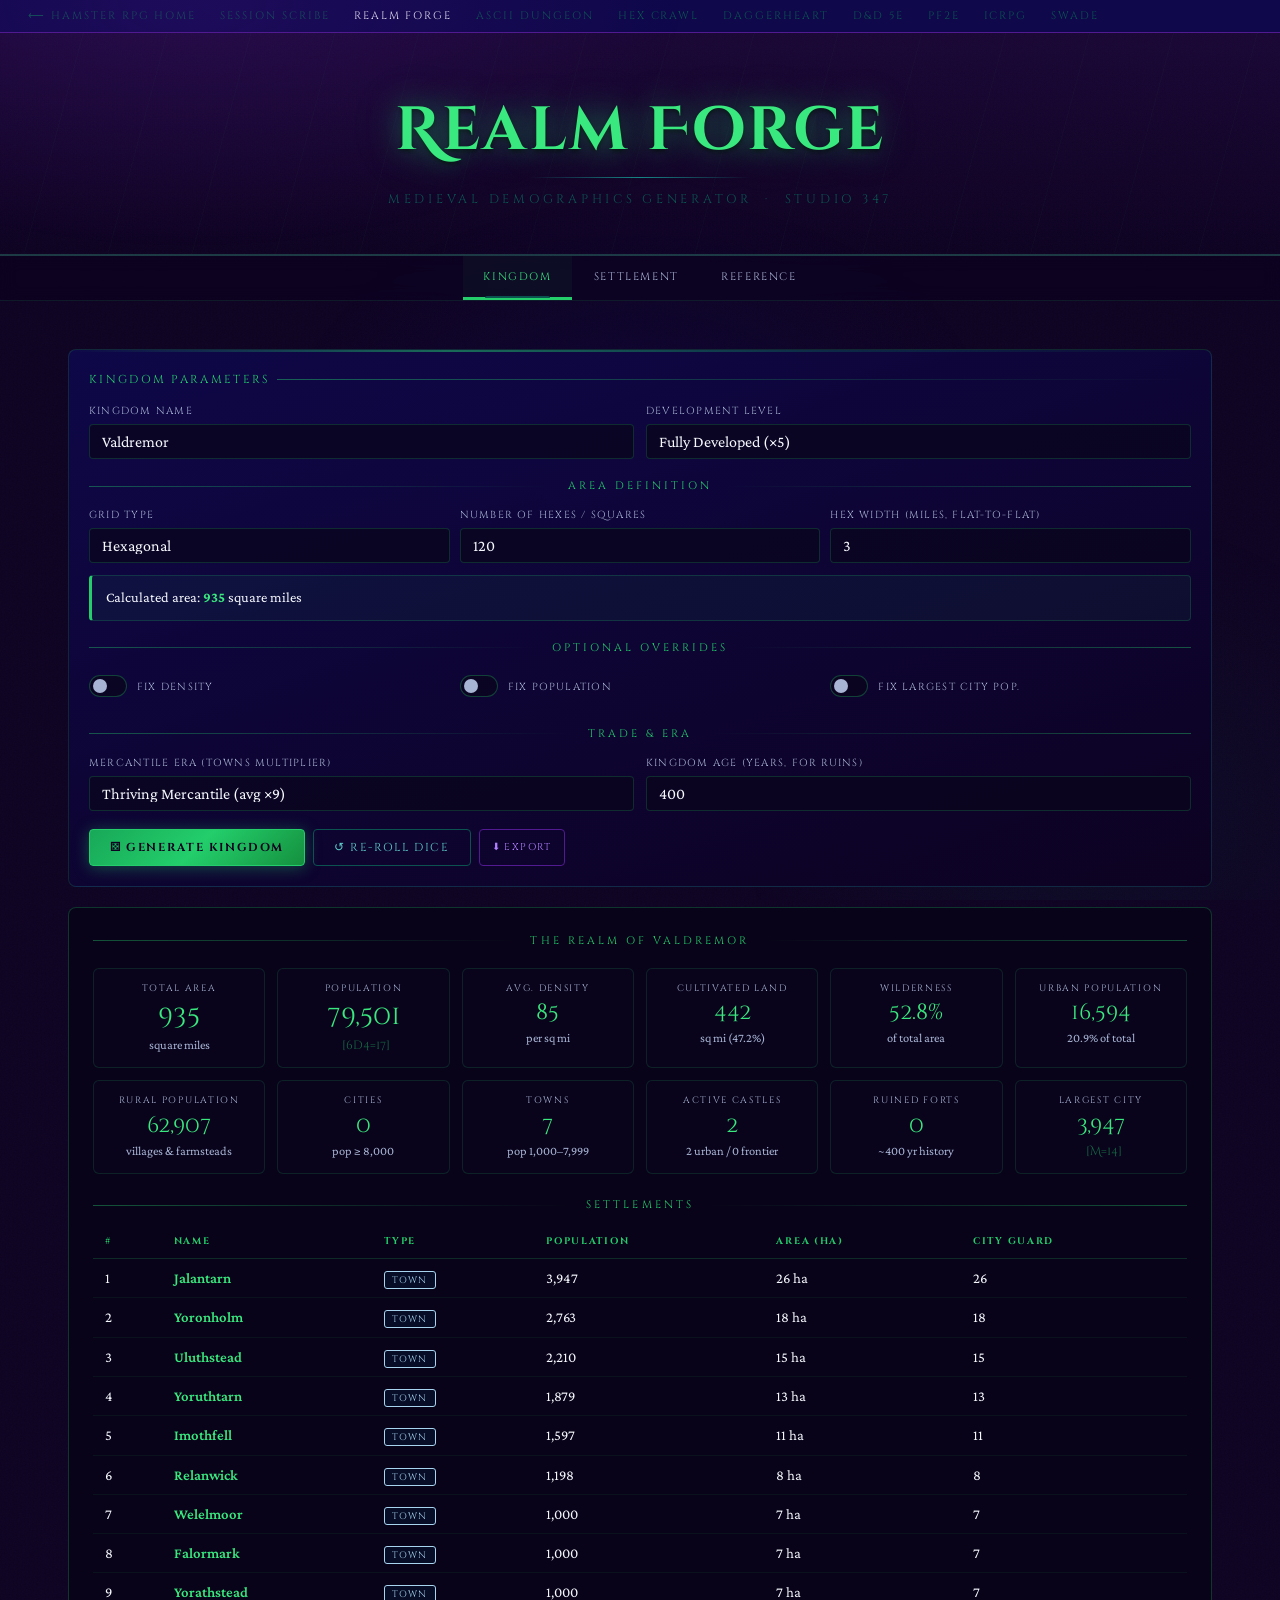
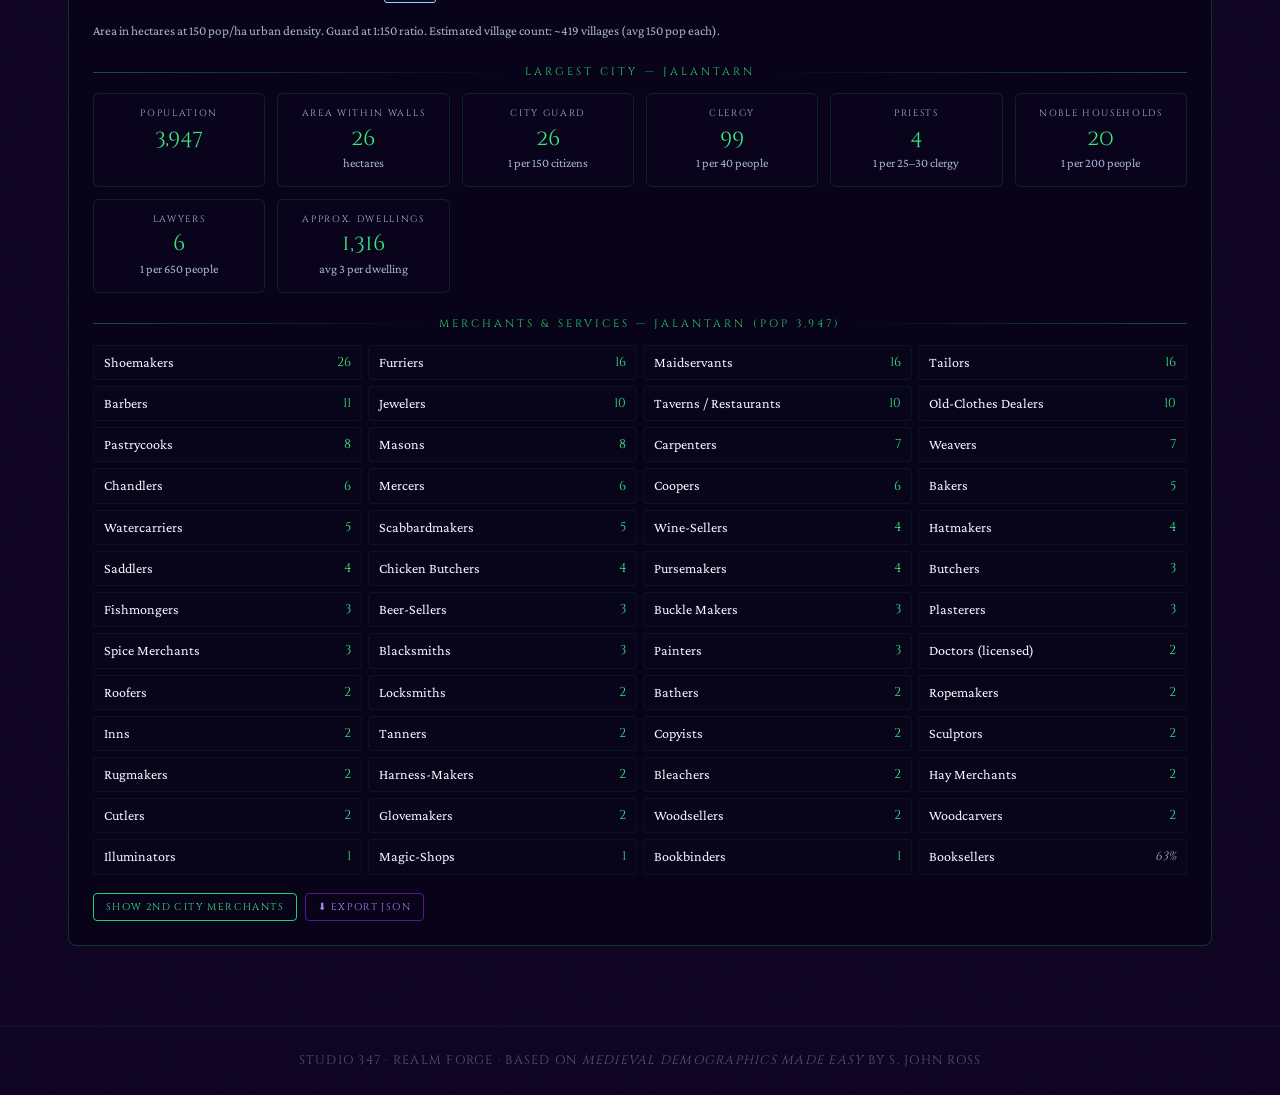
<file: realm-forge.html>
<!DOCTYPE html>
<html lang="en">
<head>
<meta charset="UTF-8">
<meta name="viewport" content="width=device-width, initial-scale=1.0">
<meta name="theme-color" content="#0d0221">
<meta name="description" content="Realm Forge — Medieval demographics generator for tabletop RPGs.">
<title>Realm Forge — Studio 347</title>
<link rel="preconnect" href="https://fonts.googleapis.com">
<link href="https://fonts.googleapis.com/css2?family=Cinzel+Decorative:wght@400;700;900&family=Crimson+Pro:ital,wght@0,300;0,400;0,600;1,300;1,400&family=Cinzel:wght@400;600;700&display=swap" rel="stylesheet">
<style>
/* ══════════════════════════════════════════════
   STUDIO 347 — REALM FORGE
   Palette: Studio347.scss
══════════════════════════════════════════════ */
:root {
  --s347-midnight-violet: #0d0221;
  --s347-deep-twilight:   #0f084b;
  --s347-dark-slate-grey: #0b5351;
  --s347-emerald:         #23ce6b;
  --s347-indigo-velvet:   #511a91;
  --s347-ghost-white:     #f6f8ff;
  --bg-deep:       var(--s347-midnight-violet);
  --bg-card:       #140a3a;
  --bg-card2:      #1a0f52;
  --bg-card3:      #0d0730;
  --accent-gold:   var(--s347-emerald);
  --accent-gold2:  #39e87e;
  --accent-fear:   #e04444;
  --accent-teal:   var(--s347-dark-slate-grey);
  --accent-purple: var(--s347-indigo-velvet);
  --text-primary:  var(--s347-ghost-white);
  --text-muted:    #a8b4d4;
  --text-gold:     var(--s347-emerald);
  --border:        rgba(35,206,107,0.2);
  --border-bright: rgba(35,206,107,0.55);
  --shadow:        0 8px 40px rgba(0,0,0,0.6);
  --glow-gold:     0 0 20px rgba(35,206,107,0.3);
  --transition:    all 0.25s cubic-bezier(0.4,0,0.2,1);
  --radius:        8px;
}
*, *::before, *::after { box-sizing: border-box; margin: 0; padding: 0; }
html { scroll-behavior: smooth; }
body {
  background: var(--bg-deep);
  background-image: url("data:image/svg+xml,%3Csvg xmlns='http://www.w3.org/2000/svg' width='400' height='400'%3E%3Cfilter id='n'%3E%3CfeTurbulence type='fractalNoise' baseFrequency='0.75' numOctaves='4' stitchTiles='stitch'/%3E%3C/filter%3E%3Crect width='400' height='400' filter='url(%23n)' opacity='0.022'/%3E%3C/svg%3E");
  color: var(--text-primary); font-family: 'Crimson Pro', Georgia, serif;
  font-size: 17px; line-height: 1.65; min-height: 100vh; overflow-x: hidden;
}
body::before {
  content: ''; position: fixed; inset: 0;
  background:
    radial-gradient(ellipse 70% 50% at 15% 0%, rgba(81,26,145,0.22) 0%, transparent 55%),
    radial-gradient(ellipse 50% 60% at 85% 90%, rgba(11,83,81,0.12) 0%, transparent 55%),
    radial-gradient(ellipse 40% 40% at 50% 50%, rgba(15,8,75,0.45) 0%, transparent 70%);
  pointer-events: none; z-index: 0;
}
#page { position: relative; z-index: 1; }

/* ─── HEADER ─── */
.app-header {
  text-align: center;
  padding: clamp(32px,6vw,64px) 20px clamp(24px,4vw,44px);
  border-bottom: 2px solid rgba(35,206,107,0.25);
  background: linear-gradient(180deg, rgba(81,26,145,0.18) 0%, transparent 100%);
  position: relative; overflow: hidden;
}
.app-header::before {
  content: ''; position: absolute; inset: 0;
  background: repeating-linear-gradient(105deg,transparent 0px,transparent 80px,rgba(35,206,107,0.025) 80px,rgba(35,206,107,0.025) 81px);
  pointer-events: none;
}
.app-header::after {
  content: ''; position: absolute; bottom: -2px; left: 8%; right: 8%; height: 2px;
  background: linear-gradient(to right, transparent, var(--accent-gold), var(--accent-teal), var(--accent-gold), transparent);
}
.header-title {
  font-family: 'Cinzel Decorative', serif;
  font-size: clamp(1.9rem,6vw,3.8rem); font-weight: 700; color: var(--accent-gold2);
  text-shadow: 0 0 30px rgba(35,206,107,0.5), 0 0 60px rgba(35,206,107,0.2), 0 2px 4px rgba(0,0,0,0.8);
  letter-spacing: 0.04em; line-height: 1.15; margin-bottom: 6px;
  animation: fade-down 0.7s ease both;
}
.header-divider {
  width: 220px; height: 1px;
  background: linear-gradient(to right, transparent, rgba(24,168,158,0.8), transparent);
  margin: 10px auto 12px;
}
.header-subtitle {
  font-family: 'Cinzel', serif; font-size: clamp(0.6rem,1.8vw,0.78rem);
  letter-spacing: 0.3em; text-transform: uppercase; color: var(--accent-teal);
  animation: fade-up 0.9s 0.2s ease both;
}

/* ─── NAV TABS ─── */
.nav-tabs {
  display: flex; justify-content: center; gap: 2px; padding: 0 12px;
  border-bottom: 1px solid rgba(35,206,107,0.12);
  background: rgba(13,2,33,0.75); flex-wrap: wrap;
  position: sticky; top: 0; z-index: 100;
  backdrop-filter: blur(8px); -webkit-backdrop-filter: blur(8px);
}
.nav-tab {
  font-family: 'Cinzel', serif; font-size: 0.68rem; letter-spacing: 0.15em;
  text-transform: uppercase; color: var(--text-muted); text-decoration: none;
  padding: 13px 20px; border: none; border-bottom: 3px solid transparent;
  transition: var(--transition); white-space: nowrap; position: relative;
  background: transparent; cursor: pointer;
}
.nav-tab:hover { color: #fff; border-bottom-color: rgba(35,206,107,0.4); }
.nav-tab.active { color: var(--accent-gold2); border-bottom-color: var(--accent-gold); background: rgba(35,206,107,0.05); }
.nav-tab.active::before {
  content: ''; position: absolute; bottom: -1px; left: 20%; right: 20%;
  height: 2px; background: var(--accent-teal); border-radius: 2px 2px 0 0;
}

/* ─── MAIN LAYOUT ─── */
.main { max-width: 1200px; margin: 0 auto; padding: clamp(24px,4vw,48px) clamp(14px,3vw,28px) 80px; }
.view { display: none; animation: fade-in 0.3s ease both; }
.view.active { display: block; }

/* ─── SECTION HEADING ─── */
.section-heading {
  font-family: 'Cinzel', serif; font-size: 0.68rem; letter-spacing: 0.28em;
  text-transform: uppercase; color: var(--accent-gold); margin-bottom: 20px;
  display: flex; align-items: center; gap: 14px;
}
.section-heading::before, .section-heading::after {
  content: ''; flex: 1; height: 1px;
  background: linear-gradient(to right, transparent, rgba(35,206,107,0.4));
}
.section-heading::before { background: linear-gradient(to left, transparent, rgba(35,206,107,0.4)); }

/* ─── CARDS ─── */
.card {
  background: linear-gradient(160deg, rgba(15,8,75,0.95) 0%, rgba(13,2,33,0.98) 100%);
  border: 1px solid rgba(35,206,107,0.18); border-radius: var(--radius);
  padding: 20px; margin-bottom: 16px; position: relative; overflow: hidden;
}
.card::before {
  content: ''; position: absolute; top: 0; left: 0; right: 0; height: 2px;
  background: linear-gradient(to right, transparent, rgba(35,206,107,0.5), rgba(11,83,81,0.45), transparent);
  pointer-events: none;
}
.card-title {
  font-family: 'Cinzel', serif; font-size: 0.72rem; letter-spacing: 0.2em;
  text-transform: uppercase; color: var(--accent-gold); margin-bottom: 14px;
  display: flex; align-items: center; gap: 8px;
}
.card-title::after {
  content: ''; flex: 1; height: 1px;
  background: linear-gradient(to right, rgba(35,206,107,0.45), transparent);
}

/* ─── BUTTONS ─── */
.btn {
  font-family: 'Cinzel', serif; font-size: 0.72rem; letter-spacing: 0.14em;
  text-transform: uppercase; padding: 10px 20px;
  border: 1.5px solid var(--accent-gold); background: transparent;
  color: var(--accent-gold2); cursor: pointer; border-radius: 4px;
  transition: var(--transition); text-decoration: none; display: inline-block;
  position: relative; overflow: hidden;
}
.btn:hover { border-color: var(--accent-gold2); box-shadow: 0 0 16px rgba(35,206,107,0.3); color: #fff; }
.btn-primary {
  background: linear-gradient(135deg, #18a858 0%, #23ce6b 50%, #15903e 100%);
  color: #0d0221; border-color: #23ce6b; font-weight: 700;
  box-shadow: 0 2px 16px rgba(35,206,107,0.35);
}
.btn-primary:hover { background: linear-gradient(135deg, #23ce6b 0%, #39e87e 50%, #1eb55e 100%); box-shadow: 0 4px 24px rgba(35,206,107,0.5); color: #0d0221; }
.btn-teal { border-color: var(--accent-teal); color: #5ecfcb; }
.btn-teal:hover { background: rgba(11,83,81,0.2); box-shadow: 0 0 16px rgba(11,83,81,0.4); color: #fff; }
.btn-danger { border-color: #e04444; color: #e04444; }
.btn-danger:hover { background: rgba(224,68,68,0.12); }
.btn-purple { border-color: var(--accent-purple); color: #b080ff; }
.btn-purple:hover { background: rgba(81,26,145,0.2); color: #fff; }
.btn-sm { padding: 6px 12px; font-size: 0.62rem; }
.btn-row { display: flex; gap: 8px; flex-wrap: wrap; margin-top: 12px; }

/* ─── FORMS ─── */
label {
  display: block; font-family: 'Cinzel', serif; font-size: 0.64rem;
  letter-spacing: 0.12em; text-transform: uppercase; color: var(--text-muted);
  margin-bottom: 4px; margin-top: 14px;
}
label:first-child { margin-top: 0; }
input[type=text], input[type=number], select {
  width: 100%; background: rgba(10,6,30,0.8);
  border: 1px solid rgba(35,206,107,0.2); border-radius: 4px;
  color: var(--text-primary); font-family: 'Crimson Pro', serif;
  font-size: 1rem; padding: 8px 12px; transition: var(--transition);
  outline: none; -webkit-appearance: none;
}
input:focus, select:focus { border-color: var(--accent-gold); box-shadow: 0 0 0 2px rgba(35,206,107,0.12); }
select option { background: #140a3a; color: var(--text-primary); }
.form-row { display: grid; grid-template-columns: 1fr 1fr; gap: 12px; }
.form-row-3 { display: grid; grid-template-columns: 1fr 1fr 1fr; gap: 10px; }
.form-row-4 { display: grid; grid-template-columns: 1fr 1fr 1fr 1fr; gap: 10px; }
@media(max-width:700px) { .form-row, .form-row-3, .form-row-4 { grid-template-columns: 1fr 1fr; } }
@media(max-width:440px) { .form-row, .form-row-3, .form-row-4 { grid-template-columns: 1fr; } }

/* ─── STAT GRID ─── */
.stat-grid {
  display: grid; grid-template-columns: repeat(auto-fill, minmax(160px,1fr));
  gap: 12px; margin-bottom: 16px;
}
.stat-block {
  background: rgba(10,6,30,0.7); border: 1px solid rgba(35,206,107,0.15);
  border-radius: 6px; padding: 12px 14px; text-align: center;
}
.stat-label {
  font-family: 'Cinzel', serif; font-size: 0.58rem; letter-spacing: 0.18em;
  text-transform: uppercase; color: var(--text-muted); margin-bottom: 4px;
}
.stat-value {
  font-family: 'Cinzel Decorative', serif; font-size: 1.35rem;
  color: var(--accent-gold2); line-height: 1.2;
}
.stat-value.large { font-size: 1.7rem; }
.stat-note { font-size: 0.78rem; color: var(--text-muted); margin-top: 2px; }

/* ─── INLINE EDITABLE ─── */
.editable-field {
  display: inline-flex; align-items: center; gap: 6px; cursor: pointer;
}
.editable-field input[type=number] {
  width: auto; min-width: 80px; padding: 4px 8px; font-size: 1rem;
  display: none;
}
.editable-field.editing input[type=number] { display: inline-block; }
.editable-field.editing .display-val { display: none; }
.edit-hint {
  font-size: 0.65rem; color: rgba(35,206,107,0.4); font-family: 'Cinzel', serif;
  letter-spacing: 0.1em;
}

/* ─── SETTLEMENT TABLES ─── */
.settlement-table {
  width: 100%; border-collapse: collapse; font-size: 0.92rem;
}
.settlement-table th {
  font-family: 'Cinzel', serif; font-size: 0.6rem; letter-spacing: 0.18em;
  text-transform: uppercase; color: var(--accent-gold); text-align: left;
  padding: 8px 12px; border-bottom: 1px solid rgba(35,206,107,0.2);
}
.settlement-table td {
  padding: 7px 12px; border-bottom: 1px solid rgba(35,206,107,0.07);
  color: var(--text-primary);
}
.settlement-table tr:last-child td { border-bottom: none; }
.settlement-table tr:hover td { background: rgba(35,206,107,0.04); }
.settlement-table .name-col { color: var(--accent-gold2); font-weight: 600; }
.settlement-table .type-badge {
  font-family: 'Cinzel', serif; font-size: 0.58rem; letter-spacing: 0.12em;
  text-transform: uppercase; padding: 2px 7px; border-radius: 3px; border: 1px solid;
}
.badge-bigcity { color: #e0a0ff; border-color: rgba(160,80,255,0.4); background: rgba(80,0,160,0.2); }
.badge-city    { color: #80c8ff; border-color: rgba(80,160,255,0.4); background: rgba(0,80,200,0.15); }
.badge-town    { color: #a8d4f0; border-color: rgba(100,180,230,0.35); background: rgba(0,60,120,0.15); }
.badge-village { color: var(--text-muted); border-color: rgba(168,180,212,0.25); background: rgba(20,20,60,0.3); }

/* ─── MERCHANTS TABLE ─── */
.merchants-grid {
  display: grid; grid-template-columns: repeat(auto-fill, minmax(220px,1fr));
  gap: 6px;
}
.merchant-row {
  display: flex; justify-content: space-between; align-items: center;
  padding: 5px 10px; border-radius: 4px; font-size: 0.88rem;
  background: rgba(10,6,30,0.5); border: 1px solid rgba(35,206,107,0.08);
}
.merchant-name { color: var(--text-primary); }
.merchant-count { color: var(--accent-gold2); font-family: 'Cinzel', serif; font-size: 0.8rem; min-width: 28px; text-align: right; }
.merchant-count.zero { color: var(--text-muted); font-style: italic; font-size: 0.75rem; }

/* ─── TOGGLE ─── */
.toggle-wrap { display: flex; align-items: center; gap: 10px; margin: 6px 0; }
.toggle-switch { position: relative; display: inline-block; width: 38px; height: 22px; }
.toggle-switch input { opacity: 0; width: 0; height: 0; }
.toggle-slider {
  position: absolute; cursor: pointer; inset: 0;
  background: rgba(10,6,30,0.8); border: 1px solid rgba(35,206,107,0.3); border-radius: 11px;
  transition: 0.25s;
}
.toggle-slider::before {
  content: ''; position: absolute; height: 14px; width: 14px;
  left: 3px; bottom: 3px; background: var(--text-muted); border-radius: 50%; transition: 0.25s;
}
.toggle-switch input:checked + .toggle-slider { background: rgba(35,206,107,0.15); border-color: var(--accent-gold); }
.toggle-switch input:checked + .toggle-slider::before { transform: translateX(16px); background: var(--accent-gold2); }
.toggle-label { font-family: 'Cinzel', serif; font-size: 0.64rem; letter-spacing: 0.12em; text-transform: uppercase; color: var(--text-muted); }

/* ─── OUTPUT PANEL ─── */
.output-panel {
  background: rgba(8,4,24,0.9); border: 1px solid rgba(35,206,107,0.25);
  border-radius: var(--radius); padding: 24px; margin-top: 20px;
  animation: fade-in 0.4s ease both;
}
.output-panel.hidden { display: none; }

/* ─── RESULT HIGHLIGHT ─── */
.highlight-box {
  background: rgba(35,206,107,0.06); border: 1px solid rgba(35,206,107,0.2);
  border-left: 3px solid var(--accent-gold); border-radius: 4px;
  padding: 10px 14px; margin: 8px 0; font-size: 0.9rem;
}
.highlight-box strong { color: var(--accent-gold2); }

/* ─── DICE ROLL DISPLAY ─── */
.dice-result {
  font-family: 'Cinzel Decorative', serif; color: rgba(35,206,107,0.5);
  font-size: 0.75rem; margin-left: 6px;
}

/* ─── FOOTER ─── */
.app-footer {
  text-align: center; padding: 24px; font-size: 0.78rem;
  color: rgba(168,180,212,0.45); border-top: 1px solid rgba(35,206,107,0.08);
  font-family: 'Cinzel', serif; letter-spacing: 0.1em; text-transform: uppercase;
}

/* ─── ANIMATIONS ─── */
@keyframes fade-in  { from{opacity:0;transform:translateY(8px);} to{opacity:1;transform:none;} }
@keyframes fade-down{ from{opacity:0;transform:translateY(-12px);} to{opacity:1;transform:none;} }
@keyframes fade-up  { from{opacity:0;transform:translateY(12px);} to{opacity:1;transform:none;} }

/* ─── RANGE / PROBABILITY ─── */
.prob-note { color: rgba(35,206,107,0.55); font-size: 0.85rem; font-style: italic; }
.inline-edit-hint { font-size: 0.75rem; color: rgba(35,206,107,0.35); margin-left: 4px; cursor: pointer; }
.inline-edit-hint:hover { color: var(--accent-gold); }

/* ─── EDITABLE NUMBER IN OUTPUT ─── */
.edit-num {
  display: inline-block;
  background: rgba(35,206,107,0.08); border: 1px solid rgba(35,206,107,0.25);
  border-radius: 3px; padding: 0 6px; cursor: pointer; color: var(--accent-gold2);
  font-family: 'Cinzel Decorative', serif; transition: var(--transition);
}
.edit-num:hover { background: rgba(35,206,107,0.15); border-color: var(--accent-gold); }
.edit-num input {
  width: auto; background: transparent; border: none; outline: none;
  color: var(--accent-gold2); font-family: 'Cinzel Decorative', serif;
  font-size: inherit; padding: 0; min-width: 60px;
}

/* scrollbar */
::-webkit-scrollbar { width: 6px; }
::-webkit-scrollbar-track { background: rgba(13,2,33,0.8); }
::-webkit-scrollbar-thumb { background: rgba(35,206,107,0.25); border-radius: 3px; }
::-webkit-scrollbar-thumb:hover { background: rgba(35,206,107,0.5); }

  /* ── BACK BANNER ──────────────────────────────────────── */
  .back-banner {
    grid-area: back;
    background: var(--s347-deep-twilight);
    border-bottom: 1px solid var(--s347-indigo-velvet);
    padding: 7px 28px;
    display: flex; gap: 24px;
  }
  .back-banner a {
    font-family: 'Cinzel', serif; font-size: 0.68rem; letter-spacing: 0.18em;
    text-transform: uppercase; color: var(--s347-dark-slate-grey); text-decoration: none;
    transition: color 0.2s;
  }
  .back-banner a:hover { color: var(--s347-emerald); }
  .back-banner .bc-current { color: var(--s347-ghost-white); pointer-events: none; }

</style>
</head>
<body>

  <!-- BACK BANNER -->
<div class="back-banner">
  <a href="index.html">⟵ Hamster RPG Home</a>
  <a href="session-scribe.html">Session Scribe</a>
  <a href="realm-forge.html" class="bc-current">Realm Forge</a>
  <a href="ascii-dungeon.html">ASCII Dungeon</a>
  <a href="hex-crawl-generator.html">Hex Crawl</a> 
  <a href="daggerheart-character-forge.html">Daggerheart</a>
  <a href="dnd5e-character-forge.html">D&D 5e</a>
  <a href="pf2e-character-forge.html">PF2e</a>
  <a href="icrpg-character-forge.html">ICRPG</a>
  <a href="swade-character-forge.html">SWADE</a>
</div>

  <header class="app-header">
    <div class="header-title">Realm Forge</div>
    <div class="header-divider"></div>
    <div class="header-subtitle">Medieval Demographics Generator &nbsp;·&nbsp; Studio 347</div>
  </header>

  <nav class="nav-tabs">
    <button class="nav-tab active" onclick="showView('kingdom')">Kingdom</button>
    <button class="nav-tab" onclick="showView('settlement')">Settlement</button>
    <button class="nav-tab" onclick="showView('reference')">Reference</button>
  </nav>

  <main class="main">

    <!-- ═══════════════ KINGDOM VIEW ═══════════════ -->
    <div id="view-kingdom" class="view active">

      <div class="card">
        <div class="card-title">Kingdom Parameters</div>

        <div class="form-row" style="margin-bottom:10px;">
          <div>
            <label>Kingdom Name</label>
            <input type="text" id="k-name" value="Valdremor" placeholder="Enter realm name…">
          </div>
          <div>
            <label>Development Level</label>
            <select id="k-dev">
              <option value="5">Fully Developed (×5)</option>
              <option value="4">Well Settled (×4)</option>
              <option value="3">Moderately Settled (×3)</option>
              <option value="2">Frontier / Sparse (×2)</option>
              <option value="1">Wilderness / Depopulated (×1)</option>
              <option value="custom">Custom Multiplier…</option>
            </select>
          </div>
        </div>

        <div id="custom-mult-row" style="display:none; margin-bottom:10px;">
          <label>Custom Density Multiplier (1–5)</label>
          <input type="number" id="k-custom-mult" min="1" max="5" step="0.1" value="3">
        </div>

        <div class="section-heading" style="margin:18px 0 12px;">Area Definition</div>

        <div class="form-row-3">
          <div>
            <label>Grid Type</label>
            <select id="k-grid-type" onchange="updateGridCalc()">
              <option value="hex">Hexagonal</option>
              <option value="square">Square</option>
              <option value="sqmi">Direct (sq miles)</option>
            </select>
          </div>
          <div id="grid-count-wrap">
            <label>Number of Hexes / Squares</label>
            <input type="number" id="k-grid-count" value="120" min="1" onchange="updateGridCalc()">
          </div>
          <div id="grid-size-wrap">
            <label id="grid-size-label">Hex Width (miles, flat-to-flat)</label>
            <input type="number" id="k-grid-size" value="3" min="0.5" step="0.5" onchange="updateGridCalc()">
          </div>
        </div>

        <div id="sqmi-direct-wrap" style="display:none; margin-top:10px;">
          <label>Total Area (square miles)</label>
          <input type="number" id="k-sqmi-direct" value="5000" min="1" onchange="updateGridCalc()">
        </div>

        <div class="highlight-box" style="margin-top:12px;">
          Calculated area: <strong id="calc-area">—</strong> square miles
          <span id="calc-area-note" class="dice-result"></span>
        </div>

        <div class="section-heading" style="margin:18px 0 12px;">Optional Overrides</div>

        <div class="form-row-3">
          <div>
            <div class="toggle-wrap">
              <label class="toggle-switch"><input type="checkbox" id="k-override-density" onchange="toggleOverride('density')"><span class="toggle-slider"></span></label>
              <span class="toggle-label">Fix Density</span>
            </div>
            <input type="number" id="k-density-val" value="75" min="1" max="200" style="display:none;">
          </div>
          <div>
            <div class="toggle-wrap">
              <label class="toggle-switch"><input type="checkbox" id="k-override-pop" onchange="toggleOverride('pop')"><span class="toggle-slider"></span></label>
              <span class="toggle-label">Fix Population</span>
            </div>
            <input type="number" id="k-pop-val" value="500000" min="1" style="display:none;">
          </div>
          <div>
            <div class="toggle-wrap">
              <label class="toggle-switch"><input type="checkbox" id="k-override-largecity" onchange="toggleOverride('largecity')"><span class="toggle-slider"></span></label>
              <span class="toggle-label">Fix Largest City Pop.</span>
            </div>
            <input type="number" id="k-largecity-val" value="25000" min="1" style="display:none;">
          </div>
        </div>

        <div class="section-heading" style="margin:18px 0 12px;">Trade & Era</div>
        <div class="form-row">
          <div>
            <label>Mercantile Era (towns multiplier)</label>
            <select id="k-mercantile">
              <option value="9">Thriving Mercantile (avg ×9)</option>
              <option value="5">Moderate Trade (×5)</option>
              <option value="1">Pre-Crusades / Low Trade (×1)</option>
            </select>
          </div>
          <div>
            <label>Kingdom Age (years, for ruins)</label>
            <input type="number" id="k-age" value="400" min="0">
          </div>
        </div>

        <div class="btn-row" style="margin-top:18px;">
          <button class="btn btn-primary" onclick="generateKingdom()">⚄ Generate Kingdom</button>
          <button class="btn btn-teal" onclick="rerollKingdom()">↺ Re-roll Dice</button>
          <button class="btn btn-sm btn-purple" onclick="exportKingdom()">⬇ Export</button>
        </div>
      </div>

      <!-- OUTPUT -->
      <div id="kingdom-output" class="output-panel hidden">
        <!-- filled by JS -->
      </div>
    </div>

    <!-- ═══════════════ SETTLEMENT VIEW ═══════════════ -->
    <div id="view-settlement" class="view">
      <div class="card">
        <div class="card-title">Settlement Lookup</div>
        <p style="color:var(--text-muted); font-size:0.92rem; margin-bottom:16px;">
          Enter a settlement's population to see its services, merchants, and characteristics — useful for any individual town or city outside a kingdom generation.
        </p>
        <div class="form-row">
          <div>
            <label>Settlement Name</label>
            <input type="text" id="s-name" value="Ashford" placeholder="Settlement name…">
          </div>
          <div>
            <label>Population</label>
            <input type="number" id="s-pop" value="3500" min="1">
          </div>
        </div>
        <div class="btn-row" style="margin-top:14px;">
          <button class="btn btn-primary" onclick="generateSettlement()">Calculate</button>
        </div>
      </div>
      <div id="settlement-output" class="output-panel hidden"></div>
    </div>

    <!-- ═══════════════ REFERENCE VIEW ═══════════════ -->
    <div id="view-reference" class="view">
      <div class="card">
        <div class="card-title">Support Values — Merchants & Services</div>
        <p style="color:var(--text-muted); font-size:0.9rem; margin-bottom:14px;">
          One business per this many people. Divide settlement population by SV to get expected count; fractional results = percentage chance of having one at all.
        </p>
        <div class="merchants-grid" id="ref-sv-table"></div>
      </div>
      <div class="card" style="margin-top:16px;">
        <div class="card-title">Grid Area Reference</div>
        <p style="color:var(--text-muted); font-size:0.9rem; margin-bottom:14px;">Area of a hex = (width × 0.9306049)². Common hex sizes:</p>
        <table class="settlement-table">
          <thead><tr><th>Flat-to-Flat Width</th><th>Area (sq mi)</th><th>Typical Use</th></tr></thead>
          <tbody id="ref-hex-table"></tbody>
        </table>
      </div>
      <div class="card" style="margin-top:16px;">
        <div class="card-title">Settlement Size Ranges</div>
        <table class="settlement-table">
          <thead><tr><th>Category</th><th>Population Range</th><th>Typical Value</th><th>Notes</th></tr></thead>
          <tbody>
            <tr><td><span class="settlement-table type-badge badge-village">Village</span></td><td>20–1,000</td><td>50–300</td><td>Agrarian; thousands per kingdom</td></tr>
            <tr><td><span class="settlement-table type-badge badge-town">Town</span></td><td>1,000–8,000</td><td>~2,500</td><td>Mercantile hub; walls if important</td></tr>
            <tr><td><span class="settlement-table type-badge badge-city">City</span></td><td>8,000–12,000</td><td>~10,000</td><td>Few per kingdom; universities here</td></tr>
            <tr><td><span class="settlement-table type-badge badge-bigcity">Big City</span></td><td>12,000–100,000+</td><td>~25,000</td><td>Trade convergence; rare wonders</td></tr>
          </tbody>
        </table>
      </div>
      <div class="card" style="margin-top:16px;">
        <div class="card-title">Agricultural &amp; Physical Density</div>
        <div class="stat-grid">
          <div class="stat-block"><div class="stat-label">People / sq mi cultivated</div><div class="stat-value">180</div></div>
          <div class="stat-block"><div class="stat-label">Urban density (avg)</div><div class="stat-value">150<span style="font-size:0.8rem">/ha</span></div></div>
          <div class="stat-block"><div class="stat-label">Dwellings / acre (avg)</div><div class="stat-value">15–25</div></div>
          <div class="stat-block"><div class="stat-label">Pop / dwelling (avg)</div><div class="stat-value">~3</div></div>
          <div class="stat-block"><div class="stat-label">Guard / citizen ratio</div><div class="stat-value">1 : 150</div></div>
          <div class="stat-block"><div class="stat-label">Castle / people</div><div class="stat-value">1 : 50k</div></div>
          <div class="stat-block"><div class="stat-label">Clergy / population</div><div class="stat-value">1 : 40</div></div>
          <div class="stat-block"><div class="stat-label">Priest / clergy</div><div class="stat-value">1 : 25–30</div></div>
          <div class="stat-block"><div class="stat-label">Lawyer / people</div><div class="stat-value">1 : 650</div></div>
          <div class="stat-block"><div class="stat-label">Noble household / pop</div><div class="stat-value">1 : 200</div></div>
          <div class="stat-block"><div class="stat-label">University / continent</div><div class="stat-value">1 : 27.3M</div></div>
          <div class="stat-block"><div class="stat-label">Livestock : people</div><div class="stat-value">2.2 : 1</div></div>
        </div>
      </div>
    </div>

  </main>

  <footer class="app-footer">Studio 347 · Realm Forge · Based on <em>Medieval Demographics Made Easy</em> by S. John Ross</footer>
</div>

<script>
'use strict';

/* ══════════════════════════════════════
   DATA
══════════════════════════════════════ */
const SV_LIST = [
  ['Shoemakers',150],['Furriers',250],['Maidservants',250],['Tailors',250],
  ['Barbers',350],['Jewelers',400],['Taverns / Restaurants',400],['Old-Clothes Dealers',400],
  ['Pastrycooks',500],['Masons',500],['Carpenters',550],['Weavers',600],
  ['Chandlers',700],['Mercers',700],['Coopers',700],['Bakers',800],
  ['Watercarriers',850],['Scabbardmakers',850],['Wine-Sellers',900],['Hatmakers',950],
  ['Saddlers',1000],['Chicken Butchers',1000],['Pursemakers',1100],
  ['Butchers',1200],['Fishmongers',1200],['Beer-Sellers',1400],
  ['Buckle Makers',1400],['Plasterers',1400],['Spice Merchants',1400],
  ['Blacksmiths',1500],['Painters',1500],
  ['Doctors (licensed)',1700],['Roofers',1800],
  ['Locksmiths',1900],['Bathers',1900],['Ropemakers',1900],
  ['Inns',2000],['Tanners',2000],['Copyists',2000],['Sculptors',2000],
  ['Rugmakers',2000],['Harness-Makers',2000],['Bleachers',2100],
  ['Hay Merchants',2300],['Cutlers',2300],['Glovemakers',2400],
  ['Woodsellers',2400],['Woodcarvers',2400],
  ['Illuminators',3900],['Magic-Shops',2800],
  ['Bookbinders',3000],['Booksellers',6300],
];

const HEX_SIZES = [
  [1,'0.87','Small detail hex'],
  [2,'3.46','Common encounter hex'],
  [3,'7.79','Studio 347 default (3 mi)'],
  [5,'21.6','Regional exploration'],
  [6,'31.2','Day-travel hex'],
  [12,'124.8','Large regional hex'],
  [24,'499.3','Province-scale hex'],
  [30,'780','Classic MDME example'],
];

/* ══════════════════════════════════════
   DICE
══════════════════════════════════════ */
function d(n){ return Math.floor(Math.random()*n)+1; }
function roll(count,sides){ let t=0; for(let i=0;i<count;i++) t+=d(sides); return t; }
function d4(){ return d(4); }
function roll6d4(){ return roll(6,4); }

/* ══════════════════════════════════════
   VIEW
══════════════════════════════════════ */
function showView(name){
  document.querySelectorAll('.view').forEach(v=>v.classList.remove('active'));
  document.querySelectorAll('.nav-tab').forEach(t=>t.classList.remove('active'));
  document.getElementById('view-'+name).classList.add('active');
  event.currentTarget.classList.add('active');
}

/* ══════════════════════════════════════
   AREA CALCULATION
══════════════════════════════════════ */
function hexArea(w){ return Math.pow(w*0.9306049,2); }

function updateGridCalc(){
  const type = document.getElementById('k-grid-type').value;
  const countWrap = document.getElementById('grid-count-wrap');
  const sizeWrap  = document.getElementById('grid-size-wrap');
  const sqmiWrap  = document.getElementById('sqmi-direct-wrap');
  const lbl = document.getElementById('grid-size-label');

  if(type==='sqmi'){
    countWrap.style.display='none'; sizeWrap.style.display='none'; sqmiWrap.style.display='block';
  } else {
    countWrap.style.display=''; sizeWrap.style.display=''; sqmiWrap.style.display='none';
    lbl.textContent = type==='hex' ? 'Hex Width (miles, flat-to-flat)' : 'Square Side Length (miles)';
  }

  const area = computeArea();
  document.getElementById('calc-area').textContent = fmt(area);
}

function computeArea(){
  const type  = document.getElementById('k-grid-type').value;
  const count = +document.getElementById('k-grid-count').value || 0;
  const size  = +document.getElementById('k-grid-size').value  || 0;

  if(type==='sqmi') return +document.getElementById('k-sqmi-direct').value || 0;
  if(type==='hex')  return count * hexArea(size);
  return count * size * size; // square
}

function toggleOverride(which){
  const map = { density:'k-density-val', pop:'k-pop-val', largecity:'k-largecity-val' };
  const cb = document.getElementById('k-override-'+which);
  const inp = document.getElementById(map[which]);
  inp.style.display = cb.checked ? 'block' : 'none';
}

document.getElementById('k-dev').addEventListener('change', function(){
  document.getElementById('custom-mult-row').style.display = this.value==='custom' ? 'block' : 'none';
});

/* ══════════════════════════════════════
   FORMAT
══════════════════════════════════════ */
function fmt(n){ return Math.round(n).toLocaleString(); }
function fmtDec(n,d=1){ return (+n).toLocaleString(undefined,{maximumFractionDigits:d}); }

/* ══════════════════════════════════════
   SETTLEMENT TYPE
══════════════════════════════════════ */
function settlementType(pop){
  if(pop>=12000) return ['Big City','badge-bigcity'];
  if(pop>=8000)  return ['City','badge-city'];
  if(pop>=1000)  return ['Town','badge-town'];
  return ['Village','badge-village'];
}

/* ══════════════════════════════════════
   MERCHANTS FOR A POPULATION
══════════════════════════════════════ */
function merchantsForPop(pop){
  return SV_LIST.map(([name,sv])=>{
    const count = pop/sv;
    return {name, sv, count};
  });
}

function renderMerchantsGrid(pop){
  const items = merchantsForPop(pop);
  let html = '<div class="merchants-grid">';
  items.forEach(({name,count})=>{
    if(count>=1){
      html += `<div class="merchant-row"><span class="merchant-name">${name}</span><span class="merchant-count">${fmt(count)}</span></div>`;
    } else {
      const pct = Math.round(count*100);
      html += `<div class="merchant-row"><span class="merchant-name">${name}</span><span class="merchant-count zero">${pct}%</span></div>`;
    }
  });
  html += '</div>';
  return html;
}

/* ══════════════════════════════════════
   KINGDOM GENERATION (state)
══════════════════════════════════════ */
let kState = null;

function rerollKingdom(){
  if(!kState) return generateKingdom();
  kState.diceRolled = null;
  generateKingdom(true);
}

function generateKingdom(useExistingForm){
  const name   = document.getElementById('k-name').value || 'Unnamed Realm';
  const devSel = document.getElementById('k-dev').value;
  const mult   = devSel==='custom' ? (+document.getElementById('k-custom-mult').value||3) : +devSel;
  const area   = computeArea();

  const overrideDensity   = document.getElementById('k-override-density').checked;
  const overridePop       = document.getElementById('k-override-pop').checked;
  const overrideLargeCity = document.getElementById('k-override-largecity').checked;

  const mercantile = +document.getElementById('k-mercantile').value;
  const age        = +document.getElementById('k-age').value || 0;

  // Roll 6d4 × mult for density (unless override)
  let densityRoll, density;
  if(overrideDensity){
    density = +document.getElementById('k-density-val').value;
    densityRoll = null;
  } else if(overridePop){
    const fixedPop = +document.getElementById('k-pop-val').value;
    density = fixedPop / area;
    densityRoll = null;
  } else {
    densityRoll = roll6d4();
    density = densityRoll * mult;
  }
  density = Math.max(1, density);

  // Population
  let population;
  if(overridePop && !overrideDensity){
    population = +document.getElementById('k-pop-val').value;
    density = population / area;
  } else {
    population = Math.round(density * area);
  }

  // Cultivated land
  const cultivatedMi = population / 180;
  const cultivatedPct = (cultivatedMi / area) * 100;

  // Largest city: P = sqrt(pop), M = 2d4+10
  let largestCityPop, largeCityM;
  if(overrideLargeCity){
    largestCityPop = +document.getElementById('k-largecity-val').value;
    largeCityM = null;
  } else {
    largeCityM = roll(2,4) + 10;
    largestCityPop = Math.round(Math.sqrt(population) * largeCityM);
  }

  // Build city list
  const cities = [];
  cities.push({name: generateCityName(), pop: largestCityPop});

  // Second city: 20-80% of largest
  let prev = largestCityPop;
  let c2pct = roll(2,4)*10; // 2d4*10%
  cities.push({name: generateCityName(), pop: Math.round(prev * c2pct/100)});
  prev = cities[cities.length-1].pop;

  // Remaining cities until below 8000
  let attempts = 0;
  while(prev >= 8000 && attempts < 30){
    const reduction = roll(2,4)*5; // 2d4*5% reduction
    prev = Math.round(prev * (1 - reduction/100));
    if(prev < 1000) break;
    cities.push({name: generateCityName(), pop: prev});
    attempts++;
  }

  const cityCount = cities.filter(c=>c.pop>=8000).length;
  const townCountBase = Math.max(cityCount, 1);
  const townMultRoll  = mercantile === 9 ? roll(2,8) : mercantile;
  const townCount     = Math.max(1, Math.round(townCountBase * townMultRoll));

  // Generate town pops (continue city reduction from last city)
  const towns = [];
  prev = cities[cities.length-1].pop;
  for(let i=0;i<townCount;i++){
    const red = roll(2,4)*5;
    prev = Math.round(prev * (1 - red/100));
    if(prev < 1) prev = Math.floor(Math.random()*7000)+1000;
    towns.push({name: generateCityName(), pop: Math.min(7999, Math.max(1000, prev))});
  }

  // Active castles, ruins
  const activeCastles = Math.round(population / 50000);
  const ruinedCastles = Math.round((population/5000000) * Math.sqrt(age));
  const castlesUrban  = Math.round(activeCastles * 0.75);
  const castlesWild   = activeCastles - castlesUrban;

  // Urban pop
  const urbanPop = cities.reduce((a,c)=>a+c.pop,0) + towns.reduce((a,t)=>a+t.pop,0);
  const ruralPop = population - urbanPop;

  // Guards for largest city
  const guards = Math.round(largestCityPop / 150);
  const cityArea_ha = Math.round(largestCityPop / 150);

  kState = { name, population, area, density, densityRoll, mult, cultivatedMi, cultivatedPct,
             cities, towns, cityCount, townCount, urbanPop, ruralPop,
             activeCastles, ruinedCastles, castlesUrban, castlesWild,
             largestCityPop, largeCityM, guards, cityArea_ha, age, mercantile };

  renderKingdomOutput(kState);
}

function renderKingdomOutput(k){
  const out = document.getElementById('kingdom-output');
  out.classList.remove('hidden');

  const allSettlements = [
    ...k.cities.map(c=>({...c, tier: c.pop>=12000?'Big City':c.pop>=8000?'City':c.pop>=1000?'Town':'Village'})),
    ...k.towns.map(t=>({...t, tier:'Town'}))
  ];

  // Sort by pop desc
  allSettlements.sort((a,b)=>b.pop-a.pop);

  let citiesRows = '';
  allSettlements.forEach((s,i)=>{
    const [typeName, badgeClass] = settlementType(s.pop);
    citiesRows += `<tr>
      <td>${i+1}</td>
      <td class="name-col">${s.name}</td>
      <td><span class="settlement-table type-badge ${badgeClass}">${typeName}</span></td>
      <td>${fmt(s.pop)}</td>
      <td>${fmt(Math.round(s.pop/150))} ha</td>
      <td>${fmt(Math.round(s.pop/150))}</td>
    </tr>`;
  });

  const density6d4 = k.densityRoll ? `<span class="dice-result">[6d4=${k.densityRoll}]</span>` : '';
  const largeCityRoll = k.largeCityM ? `<span class="dice-result">[M=${k.largeCityM}]</span>` : '';

  out.innerHTML = `
    <div class="section-heading" style="margin-bottom:18px;">The Realm of ${k.name}</div>

    <div class="stat-grid">
      <div class="stat-block">
        <div class="stat-label">Total Area</div>
        <div class="stat-value large">${fmt(k.area)}</div>
        <div class="stat-note">square miles</div>
      </div>
      <div class="stat-block">
        <div class="stat-label">Population</div>
        <div class="stat-value large">${fmt(k.population)}</div>
        <div class="stat-note">${density6d4}</div>
      </div>
      <div class="stat-block">
        <div class="stat-label">Avg. Density</div>
        <div class="stat-value">${fmtDec(k.density,1)}</div>
        <div class="stat-note">per sq mi</div>
      </div>
      <div class="stat-block">
        <div class="stat-label">Cultivated Land</div>
        <div class="stat-value">${fmt(k.cultivatedMi)}</div>
        <div class="stat-note">sq mi (${fmtDec(k.cultivatedPct,1)}%)</div>
      </div>
      <div class="stat-block">
        <div class="stat-label">Wilderness</div>
        <div class="stat-value">${fmtDec(100-k.cultivatedPct,1)}%</div>
        <div class="stat-note">of total area</div>
      </div>
      <div class="stat-block">
        <div class="stat-label">Urban Population</div>
        <div class="stat-value">${fmt(k.urbanPop)}</div>
        <div class="stat-note">${fmtDec(k.urbanPop/k.population*100,1)}% of total</div>
      </div>
      <div class="stat-block">
        <div class="stat-label">Rural Population</div>
        <div class="stat-value">${fmt(k.ruralPop)}</div>
        <div class="stat-note">villages & farmsteads</div>
      </div>
      <div class="stat-block">
        <div class="stat-label">Cities</div>
        <div class="stat-value">${k.cityCount}</div>
        <div class="stat-note">pop ≥ 8,000</div>
      </div>
      <div class="stat-block">
        <div class="stat-label">Towns</div>
        <div class="stat-value">${k.townCount}</div>
        <div class="stat-note">pop 1,000–7,999</div>
      </div>
      <div class="stat-block">
        <div class="stat-label">Active Castles</div>
        <div class="stat-value">${k.activeCastles}</div>
        <div class="stat-note">${k.castlesUrban} urban / ${k.castlesWild} frontier</div>
      </div>
      <div class="stat-block">
        <div class="stat-label">Ruined Forts</div>
        <div class="stat-value">${k.ruinedCastles}</div>
        <div class="stat-note">~${k.age} yr history</div>
      </div>
      <div class="stat-block">
        <div class="stat-label">Largest City</div>
        <div class="stat-value">${fmt(k.largestCityPop)}</div>
        <div class="stat-note">${largeCityRoll}</div>
      </div>
    </div>

    <div class="section-heading" style="margin:22px 0 12px;">Settlements</div>
    <div style="overflow-x:auto;">
      <table class="settlement-table">
        <thead><tr><th>#</th><th>Name</th><th>Type</th><th>Population</th><th>Area (ha)</th><th>City Guard</th></tr></thead>
        <tbody>${citiesRows}</tbody>
      </table>
    </div>

    <div style="margin-top:8px; font-size:0.82rem; color:var(--text-muted);">
      Area in hectares at 150 pop/ha urban density. Guard at 1:150 ratio.
      Estimated village count: ~${fmt(Math.round(k.ruralPop / 150))} villages (avg 150 pop each).
    </div>

    <div class="section-heading" style="margin:22px 0 12px;">Largest City — ${k.cities[0]?.name}</div>
    <div class="stat-grid">
      <div class="stat-block">
        <div class="stat-label">Population</div>
        <div class="stat-value">${fmt(k.largestCityPop)}</div>
      </div>
      <div class="stat-block">
        <div class="stat-label">Area within walls</div>
        <div class="stat-value">${k.cityArea_ha}</div>
        <div class="stat-note">hectares</div>
      </div>
      <div class="stat-block">
        <div class="stat-label">City Guard</div>
        <div class="stat-value">${fmt(k.guards)}</div>
        <div class="stat-note">1 per 150 citizens</div>
      </div>
      <div class="stat-block">
        <div class="stat-label">Clergy</div>
        <div class="stat-value">${fmt(Math.round(k.largestCityPop/40))}</div>
        <div class="stat-note">1 per 40 people</div>
      </div>
      <div class="stat-block">
        <div class="stat-label">Priests</div>
        <div class="stat-value">${fmt(Math.round(k.largestCityPop/40/27.5))}</div>
        <div class="stat-note">1 per 25–30 clergy</div>
      </div>
      <div class="stat-block">
        <div class="stat-label">Noble Households</div>
        <div class="stat-value">${fmt(Math.round(k.largestCityPop/200))}</div>
        <div class="stat-note">1 per 200 people</div>
      </div>
      <div class="stat-block">
        <div class="stat-label">Lawyers</div>
        <div class="stat-value">${fmt(Math.round(k.largestCityPop/650))}</div>
        <div class="stat-note">1 per 650 people</div>
      </div>
      <div class="stat-block">
        <div class="stat-label">Approx. Dwellings</div>
        <div class="stat-value">${fmt(Math.round(k.largestCityPop/3))}</div>
        <div class="stat-note">avg 3 per dwelling</div>
      </div>
    </div>

    <div class="section-heading" style="margin:22px 0 12px;">Merchants &amp; Services — ${k.cities[0]?.name} (pop ${fmt(k.largestCityPop)})</div>
    ${renderMerchantsGrid(k.largestCityPop)}

    <div class="btn-row" style="margin-top:18px;">
      <button class="btn btn-sm" onclick="showSecondCityMerchants()">Show 2nd City Merchants</button>
      <button class="btn btn-sm btn-purple" onclick="exportKingdom()">⬇ Export JSON</button>
    </div>
    <div id="second-city-merchants" style="display:none; margin-top:16px;">
      <div class="section-heading" style="margin:0 0 12px;">${k.cities[1]?.name || 'Second City'} (pop ${fmt(k.cities[1]?.pop||0)})</div>
      ${k.cities[1] ? renderMerchantsGrid(k.cities[1].pop) : '<p style="color:var(--text-muted)">No second city generated.</p>'}
    </div>
  `;
}

function showSecondCityMerchants(){
  const el = document.getElementById('second-city-merchants');
  el.style.display = el.style.display==='none' ? 'block' : 'none';
}

/* ══════════════════════════════════════
   SETTLEMENT VIEW
══════════════════════════════════════ */
function generateSettlement(){
  const name = document.getElementById('s-name').value || 'Settlement';
  const pop  = +document.getElementById('s-pop').value || 1000;
  const [typeName, badgeClass] = settlementType(pop);

  const out = document.getElementById('settlement-output');
  out.classList.remove('hidden');

  const area_ha = Math.round(pop/150);
  const guards  = Math.round(pop/150);
  const clergy  = Math.round(pop/40);
  const priests = Math.round(clergy/27.5);
  const nobles  = Math.round(pop/200);
  const lawyers = Math.round(pop/650);
  const dwell   = Math.round(pop/3);

  out.innerHTML = `
    <div class="section-heading" style="margin-bottom:16px;">
      ${name} &nbsp;<span class="settlement-table type-badge ${badgeClass}">${typeName}</span>
    </div>
    <div class="stat-grid">
      <div class="stat-block"><div class="stat-label">Population</div><div class="stat-value large">${fmt(pop)}</div></div>
      <div class="stat-block"><div class="stat-label">Area</div><div class="stat-value">${area_ha}</div><div class="stat-note">hectares</div></div>
      <div class="stat-block"><div class="stat-label">Guards</div><div class="stat-value">${fmt(guards)}</div></div>
      <div class="stat-block"><div class="stat-label">Clergy</div><div class="stat-value">${fmt(clergy)}</div></div>
      <div class="stat-block"><div class="stat-label">Priests</div><div class="stat-value">${fmt(priests)}</div></div>
      <div class="stat-block"><div class="stat-label">Noble Households</div><div class="stat-value">${fmt(nobles)}</div></div>
      <div class="stat-block"><div class="stat-label">Lawyers</div><div class="stat-value">${fmt(lawyers)}</div></div>
      <div class="stat-block"><div class="stat-label">Dwellings</div><div class="stat-value">${fmt(dwell)}</div></div>
    </div>
    <div class="section-heading" style="margin:20px 0 12px;">Merchants &amp; Services</div>
    ${renderMerchantsGrid(pop)}
  `;
}

/* ══════════════════════════════════════
   NAME GENERATOR
══════════════════════════════════════ */
const PRE = ['Ash','Bel','Cor','Dar','El','Fal','Gor','Har','Im','Jal','Kel','Lor','Mal','Nor','Or','Pol','Rel','Sil','Tal','Ul','Vol','Wel','Xan','Yor','Zel'];
const MID = ['an','ar','en','in','or','um','al','el','on','ur','ath','eth','ith','oth','uth'];
const SUF = ['ford','moor','haven','wick','gate','bridge','holm','vale','keep','mere','fell','tarn','cross','worth','stead','mark','burg','port','hold','spire'];

function generateCityName(){
  return PRE[Math.floor(Math.random()*PRE.length)] + MID[Math.floor(Math.random()*MID.length)] + SUF[Math.floor(Math.random()*SUF.length)];
}

/* ══════════════════════════════════════
   EXPORT
══════════════════════════════════════ */
function exportKingdom(){
  if(!kState){ alert('Generate a kingdom first.'); return; }
  const blob = new Blob([JSON.stringify(kState, null, 2)], {type:'application/json'});
  const url  = URL.createObjectURL(blob);
  const a    = document.createElement('a');
  a.href=url; a.download=`${kState.name.replace(/\s+/g,'-')}-realm-forge.json`;
  a.click(); URL.revokeObjectURL(url);
}

/* ══════════════════════════════════════
   REFERENCE TABLE BUILDS
══════════════════════════════════════ */
function buildRefSV(){
  const grid = document.getElementById('ref-sv-table');
  let html = '';
  SV_LIST.forEach(([name,sv])=>{
    html += `<div class="merchant-row"><span class="merchant-name">${name}</span><span class="merchant-count" style="color:var(--text-muted); font-size:0.8rem;">1 : ${sv.toLocaleString()}</span></div>`;
  });
  grid.innerHTML = html;
}

function buildRefHex(){
  const tbody = document.getElementById('ref-hex-table');
  let html = '';
  HEX_SIZES.forEach(([w,area,note])=>{
    const isDefault = w===3;
    html += `<tr${isDefault?' style="background:rgba(35,206,107,0.05)"':''}><td>${w} mi${isDefault?' <span class="dice-result">[default]</span>':''}</td><td>${area}</td><td>${note}</td></tr>`;
  });
  tbody.innerHTML = html;
}

/* ══════════════════════════════════════
   INIT
══════════════════════════════════════ */
document.addEventListener('DOMContentLoaded',()=>{
  updateGridCalc();
  buildRefSV();
  buildRefHex();
  generateKingdom();
});
</script>
</body>
</html>
</file>
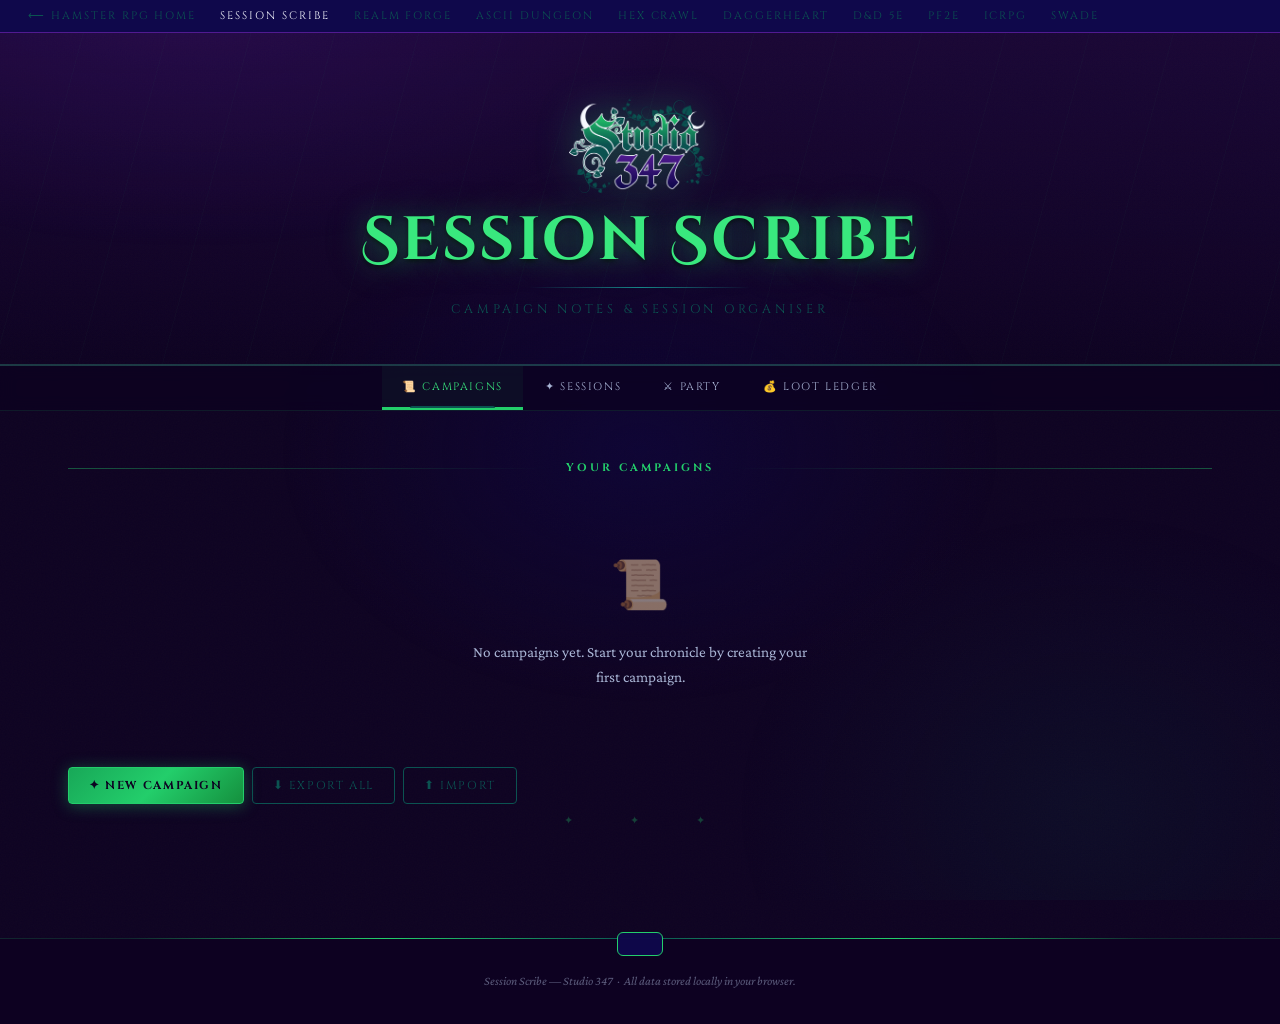
<file: session-scribe.html>
<!DOCTYPE html>
<html lang="en">
<head>
<meta charset="UTF-8">
<meta name="viewport" content="width=device-width, initial-scale=1.0">
<meta name="theme-color" content="#0d0221">
<meta name="description" content="Session Scribe — Lightweight session notes organiser for tabletop RPGs.">
<meta name="apple-mobile-web-app-capable" content="yes">
<meta name="apple-mobile-web-app-status-bar-style" content="black-translucent">
<title>Session Scribe — Studio 347</title>
<link rel="preconnect" href="https://fonts.googleapis.com">
<link href="https://fonts.googleapis.com/css2?family=Cinzel+Decorative:wght@400;700;900&family=Crimson+Pro:ital,wght@0,300;0,400;0,600;1,300;1,400&family=Cinzel:wght@400;600;700&display=swap" rel="stylesheet">
<link rel="icon" type="image/png" href="ref/favicon.png">
<style>
  /* ══════════════════════════════════════════════
     STUDIO 347 — SESSION SCRIBE
     Palette: Studio347.scss
  ══════════════════════════════════════════════ */
  :root {
    /* ── Studio347 Palette ── */
    --s347-midnight-violet: #0d0221;
    --s347-deep-twilight:   #0f084b;
    --s347-dark-slate-grey: #0b5351;
    --s347-emerald:         #23ce6b;
    --s347-indigo-velvet:   #511a91;
    --s347-ghost-white:     #f6f8ff;

    /* ── Semantic Tokens ── */
    --bg-deep:       var(--s347-midnight-violet);
    --bg-card:       #140a3a;
    --bg-card2:      #1a0f52;
    --bg-card3:      #0d0730;
    --accent-gold:   var(--s347-emerald);
    --accent-gold2:  #39e87e;
    --accent-hope:   var(--s347-emerald);
    --accent-fear:   #e04444;
    --accent-teal:   var(--s347-dark-slate-grey);
    --accent-purple: var(--s347-indigo-velvet);
    --text-primary:  var(--s347-ghost-white);
    --text-muted:    #a8b4d4;
    --text-gold:     var(--s347-emerald);
    --border:        rgba(35,206,107,0.2);
    --border-bright: rgba(35,206,107,0.55);
    --shadow:        0 8px 40px rgba(0,0,0,0.6);
    --glow-gold:     0 0 20px rgba(35,206,107,0.3);
    --glow-hope:     0 0 20px rgba(11,83,81,0.4);
    --transition:    all 0.25s cubic-bezier(0.4,0,0.2,1);
    --radius:        8px;

    /* ── System Badge Colours ── */
    --dh-purple: #1d153c; --dh-blue: #395da7; --dh-cyan: #3dcad9; --dh-gold: #e6c74c;
    --dd-black:  #14181d; --dd-gold:  #eacf8b; --dd-red:  #e30812;
    --pf-red:    #410607; --pf-blue:  #2f6a98; --pf-gold: #eac48d;
    --ic-black:  #232b2e; --ic-gray:  #c6c4c4; --ic-red:  #d01c29; --ic-gold: #d89b30;
    --sw-blue:   #162333; --sw-brown: #816a36; --sw-gold: #f0dd9a; --sw-red:  #e20a00;
    --ag-deep:   #0a1a10; --ag-green: #2a7a3a; --ag-gold: #b8d460;
  }

  *, *::before, *::after { box-sizing: border-box; margin: 0; padding: 0; }
  html { scroll-behavior: smooth; }

  body {
    background: var(--bg-deep);
    background-image: url("data:image/svg+xml,%3Csvg xmlns='http://www.w3.org/2000/svg' width='400' height='400'%3E%3Cfilter id='n'%3E%3CfeTurbulence type='fractalNoise' baseFrequency='0.75' numOctaves='4' stitchTiles='stitch'/%3E%3C/filter%3E%3Crect width='400' height='400' filter='url(%23n)' opacity='0.022'/%3E%3C/svg%3E");
    color: var(--text-primary);
    font-family: 'Crimson Pro', Georgia, serif;
    font-size: 17px;
    line-height: 1.65;
    min-height: 100vh;
    overflow-x: hidden;
  }
  body::before {
    content: '';
    position: fixed; inset: 0;
    background:
      radial-gradient(ellipse 70% 50% at 15%  0%, rgba(81,26,145,0.22) 0%, transparent 55%),
      radial-gradient(ellipse 50% 60% at 85% 90%, rgba(11,83,81,0.12) 0%, transparent 55%),
      radial-gradient(ellipse 40% 40% at 50% 50%, rgba(15,8,75,0.45) 0%, transparent 70%);
    pointer-events: none; z-index: 0;
  }
  #page { position: relative; z-index: 1; }

  /* ─── BACK BANNER ─── */
  .back-banner {
    background: rgba(13,2,33,0.9);
    padding: 10px 20px;
    border-bottom: 1px solid rgba(81,26,145,0.4);
  }
  .back-banner a {
    font-family: 'Cinzel', serif; font-size: 0.68rem; letter-spacing: 0.18em;
    text-transform: uppercase; color: var(--accent-gold); text-decoration: none;
    transition: color 0.2s;
  }
  .back-banner a:hover { color: var(--accent-purple); }

  /* ─── HEADER ─── */
  .app-header {
    text-align: center;
    padding: clamp(32px,6vw,64px) 20px clamp(24px,4vw,44px);
    border-bottom: 2px solid rgba(35,206,107,0.25);
    background: linear-gradient(180deg, rgba(81,26,145,0.18) 0%, transparent 100%);
    position: relative; overflow: hidden;
  }
  .app-header::before {
    content: ''; position: absolute; inset: 0;
    background: repeating-linear-gradient(105deg,transparent 0px,transparent 80px,rgba(35,206,107,0.025) 80px,rgba(35,206,107,0.025) 81px);
    pointer-events: none;
  }
  .app-header::after {
    content: ''; position: absolute; bottom: -2px; left: 8%; right: 8%; height: 2px;
    background: linear-gradient(to right, transparent, var(--accent-gold), var(--accent-teal), var(--accent-gold), transparent);
  }
  .logo-wrap { display: inline-flex; align-items: center; justify-content: center; margin-bottom: 14px; }
  .logo-wrap img {
    height: clamp(56px,10vw,96px); width: auto;
    filter: drop-shadow(0 0 20px rgba(35,206,107,0.4));
    animation: float 6s ease-in-out infinite;
  }
  @keyframes float { 0%,100%{transform:translateY(0);} 50%{transform:translateY(-6px);} }

  .header-title {
    font-family: 'Cinzel Decorative', serif;
    font-size: clamp(1.9rem,6vw,3.8rem); font-weight: 700; color: var(--accent-gold2);
    text-shadow: 0 0 30px rgba(35,206,107,0.5), 0 0 60px rgba(35,206,107,0.2), 0 2px 4px rgba(0,0,0,0.8);
    letter-spacing: 0.04em; line-height: 1.15; margin-bottom: 6px;
    animation: fade-down 0.7s ease both;
  }
  .header-divider {
    width: 220px; height: 1px;
    background: linear-gradient(to right, transparent, rgba(24,168,158,0.8), transparent);
    margin: 10px auto 12px;
  }
  .header-subtitle {
    font-family: 'Cinzel', serif; font-size: clamp(0.6rem,1.8vw,0.78rem);
    letter-spacing: 0.3em; text-transform: uppercase; color: var(--accent-teal);
    animation: fade-up 0.9s 0.2s ease both;
  }

  /* ─── NAV TABS ─── */
  .nav-tabs {
    display: flex; justify-content: center; gap: 2px; padding: 0 12px;
    border-bottom: 1px solid rgba(35,206,107,0.12);
    background: rgba(13,2,33,0.75); flex-wrap: wrap;
    position: sticky; top: 0; z-index: 100;
    backdrop-filter: blur(8px); -webkit-backdrop-filter: blur(8px);
  }
  .nav-tab {
    font-family: 'Cinzel', serif; font-size: 0.68rem; letter-spacing: 0.15em;
    text-transform: uppercase; color: var(--text-muted); text-decoration: none;
    padding: 13px 20px; border: none; border-bottom: 3px solid transparent;
    transition: var(--transition); white-space: nowrap; position: relative;
    background: transparent; cursor: pointer;
  }
  .nav-tab:hover { color: #fff; border-bottom-color: rgba(35,206,107,0.4); }
  .nav-tab.active { color: var(--accent-gold2); border-bottom-color: var(--accent-gold); background: rgba(35,206,107,0.05); }
  .nav-tab.active::before {
    content: ''; position: absolute; bottom: -1px; left: 20%; right: 20%;
    height: 2px; background: var(--accent-teal); border-radius: 2px 2px 0 0;
  }

  /* ─── MAIN LAYOUT ─── */
  .main { max-width: 1200px; margin: 0 auto; padding: clamp(24px,4vw,48px) clamp(14px,3vw,28px) 80px; }

  .view { display: none; animation: fade-in 0.3s ease both; }
  .view.active { display: block; }

  /* ─── SECTION HEADING ─── */
  .section-heading {
    font-family: 'Cinzel', serif; font-size: 0.68rem; letter-spacing: 0.28em;
    text-transform: uppercase; color: var(--accent-gold); margin-bottom: 20px;
    display: flex; align-items: center; gap: 14px;
  }
  .section-heading::before, .section-heading::after {
    content: ''; flex: 1; height: 1px;
    background: linear-gradient(to right, transparent, rgba(35,206,107,0.4));
  }
  .section-heading::before { background: linear-gradient(to left, transparent, rgba(35,206,107,0.4)); }

  /* ─── CARDS ─── */
  .card {
    background: linear-gradient(160deg, rgba(15,8,75,0.95) 0%, rgba(13,2,33,0.98) 100%);
    border: 1px solid rgba(35,206,107,0.18); border-radius: var(--radius);
    padding: 20px; margin-bottom: 16px; position: relative; overflow: hidden;
  }
  .card::before {
    content: ''; position: absolute; top: 0; left: 0; right: 0; height: 2px;
    background: linear-gradient(to right, transparent, rgba(35,206,107,0.5), rgba(11,83,81,0.45), transparent);
    pointer-events: none;
  }
  .card-title {
    font-family: 'Cinzel', serif; font-size: 0.72rem; letter-spacing: 0.2em;
    text-transform: uppercase; color: var(--accent-gold); margin-bottom: 14px;
    display: flex; align-items: center; gap: 8px;
  }
  .card-title::after {
    content: ''; flex: 1; height: 1px;
    background: linear-gradient(to right, rgba(35,206,107,0.45), transparent);
  }

  /* ─── BUTTONS ─── */
  .btn {
    font-family: 'Cinzel', serif; font-size: 0.72rem; letter-spacing: 0.14em;
    text-transform: uppercase; padding: 10px 20px;
    border: 1.5px solid var(--accent-gold); background: transparent;
    color: var(--accent-gold2); cursor: pointer; border-radius: 4px;
    transition: var(--transition); text-decoration: none; display: inline-block;
    position: relative; overflow: hidden;
  }
  .btn::before {
    content: ''; position: absolute; inset: 0;
    background: linear-gradient(135deg, rgba(35,206,107,0) 0%, rgba(35,206,107,0.08) 100%);
    opacity: 0; transition: opacity 0.2s;
  }
  .btn:hover::before { opacity: 1; }
  .btn:hover { border-color: var(--accent-gold2); box-shadow: 0 0 16px rgba(35,206,107,0.3); color: #fff; }
  .btn-primary {
    background: linear-gradient(135deg, #18a858 0%, #23ce6b 50%, #15903e 100%);
    color: #0d0221; border-color: #23ce6b; font-weight: 700;
    box-shadow: 0 2px 16px rgba(35,206,107,0.35);
  }
  .btn-primary:hover { background: linear-gradient(135deg, #23ce6b 0%, #39e87e 50%, #1eb55e 100%); box-shadow: 0 4px 24px rgba(35,206,107,0.5); color: #0d0221; }
  .btn-teal { border-color: var(--accent-teal); color: var(--accent-teal); }
  .btn-teal:hover { background: rgba(11,83,81,0.2); box-shadow: 0 0 16px rgba(11,83,81,0.4); color: #fff; }
  .btn-danger { border-color: #e04444; color: #e04444; }
  .btn-danger:hover { background: rgba(224,68,68,0.12); box-shadow: 0 0 14px rgba(224,68,68,0.3); }
  .btn-purple { border-color: var(--accent-purple); color: #b080ff; }
  .btn-purple:hover { background: rgba(81,26,145,0.2); box-shadow: 0 0 14px rgba(81,26,145,0.4); color: #fff; }
  .btn-sm { padding: 6px 12px; font-size: 0.62rem; }
  .btn-row { display: flex; gap: 8px; flex-wrap: wrap; margin-top: 12px; }

  /* ─── FORMS ─── */
  label {
    display: block; font-family: 'Cinzel', serif; font-size: 0.64rem;
    letter-spacing: 0.12em; text-transform: uppercase; color: var(--text-muted);
    margin-bottom: 4px; margin-top: 14px;
  }
  label:first-child { margin-top: 0; }
  input[type=text], input[type=number], input[type=date], textarea, select {
    width: 100%; background: rgba(10,6,30,0.8);
    border: 1px solid rgba(35,206,107,0.2); border-radius: 4px;
    color: var(--text-primary); font-family: 'Crimson Pro', serif;
    font-size: 1rem; padding: 8px 12px; transition: var(--transition);
    outline: none; -webkit-appearance: none;
  }
  input:focus, textarea:focus, select:focus {
    border-color: var(--accent-gold);
    box-shadow: 0 0 0 2px rgba(35,206,107,0.12);
  }
  textarea { resize: vertical; min-height: 80px; }
  select option { background: #140a3a; color: var(--text-primary); }
  .form-row { display: grid; grid-template-columns: 1fr 1fr; gap: 12px; }
  .form-row-3 { display: grid; grid-template-columns: 1fr 1fr 1fr; gap: 10px; }
  @media(max-width:600px) { .form-row, .form-row-3 { grid-template-columns: 1fr; } }

  /* ─── BADGES ─── */
  .tool-badge {
    display: inline-block; font-family: 'Cinzel', serif; font-size: 0.55rem;
    letter-spacing: 0.15em; text-transform: uppercase; padding: 2px 8px;
    border-radius: 3px; border: 1px solid; white-space: nowrap;
  }
  .badge-gold   { color: var(--accent-gold); border-color: rgba(35,206,107,0.4); background: rgba(35,206,107,0.08); }
  .badge-teal   { color: #5ecfcb; border-color: rgba(11,83,81,0.5); background: rgba(11,83,81,0.15); }
  .badge-purple { color: #b080ff; border-color: rgba(81,26,145,0.5); background: rgba(81,26,145,0.12); }
  .badge-red    { color: #e07070; border-color: rgba(224,68,68,0.4); background: rgba(224,68,68,0.08); }
  .badge-muted  { color: var(--text-muted); border-color: rgba(168,180,212,0.3); background: rgba(168,180,212,0.05); }
  .badge-dh   { color: var(--dh-gold); border-color: var(--dh-cyan); background: var(--dh-purple); }
  .badge-dd   { color: var(--dd-gold); border-color: var(--dd-red); background: var(--dd-black); }
  .badge-pf   { color: var(--pf-gold); border-color: var(--pf-blue); background: var(--pf-red); }
  .badge-ic   { color: var(--ic-red); border-color: var(--ic-gold); background: var(--ic-black); }
  .badge-sw   { color: var(--sw-gold); border-color: var(--sw-red); background: var(--sw-blue); }
  .badge-ag   { color: var(--ag-gold); border-color: var(--ag-green); background: var(--ag-deep); }

  /* ─── CAMPAIGNS LIST ─── */
  .campaigns-grid {
    display: grid;
    grid-template-columns: repeat(auto-fill, minmax(min(100%,320px),1fr));
    gap: 16px; margin-bottom: 24px;
  }
  .campaign-card {
    background: linear-gradient(160deg, rgba(15,8,75,0.95) 0%, rgba(13,2,33,0.98) 100%);
    border: 1px solid rgba(35,206,107,0.18); border-radius: var(--radius);
    padding: 20px 22px; position: relative; overflow: hidden;
    cursor: pointer; transition: var(--transition);
  }
  .campaign-card::before {
    content: ''; position: absolute; top: 0; left: 0; right: 0; height: 2px;
    background: linear-gradient(to right, transparent, rgba(35,206,107,0.5), rgba(11,83,81,0.45), transparent);
  }
  .campaign-card:hover {
    border-color: rgba(35,206,107,0.45);
    box-shadow: 0 0 28px rgba(35,206,107,0.18), var(--shadow);
    transform: translateY(-2px);
  }
  .campaign-name {
    font-family: 'Cinzel', serif; font-size: 1.05rem; color: var(--accent-gold2);
    margin-bottom: 6px; letter-spacing: 0.05em;
  }
  .campaign-meta { font-size: 0.85rem; color: var(--text-muted); margin-bottom: 10px; }
  .campaign-stats { display: flex; gap: 12px; flex-wrap: wrap; margin-top: 8px; }
  .campaign-stat {
    font-family: 'Cinzel', serif; font-size: 0.6rem; letter-spacing: 0.12em;
    text-transform: uppercase; color: var(--text-muted);
  }
  .campaign-stat span { color: var(--accent-gold); font-size: 0.75rem; }

  /* ─── SESSION LIST ─── */
  .session-item {
    display: flex; align-items: center; gap: 14px; padding: 14px 16px;
    border: 1px solid rgba(35,206,107,0.14); border-radius: 6px; margin-bottom: 8px;
    cursor: pointer; transition: var(--transition);
    background: linear-gradient(90deg, rgba(15,8,75,0.7) 0%, rgba(13,2,33,0.85) 100%);
  }
  .session-item:hover { border-color: rgba(35,206,107,0.4); background: linear-gradient(90deg,rgba(20,12,90,0.9),rgba(20,5,50,0.95)); }
  .session-num {
    font-family: 'Cinzel Decorative', serif; font-size: 1.2rem; color: rgba(35,206,107,0.4);
    min-width: 36px; text-align: center; flex-shrink: 0;
  }
  .session-info { flex: 1; min-width: 0; }
  .session-title { font-family: 'Cinzel', serif; font-size: 0.88rem; color: var(--accent-gold2); letter-spacing: 0.04em; }
  .session-date { font-size: 0.8rem; color: var(--text-muted); margin-top: 2px; }
  .session-actions { display: flex; gap: 6px; flex-shrink: 0; }

  /* ─── NPC CARDS ─── */
  .npc-grid { display: grid; grid-template-columns: repeat(auto-fill, minmax(min(100%,260px),1fr)); gap: 12px; }
  .npc-card {
    background: rgba(15,8,75,0.6); border: 1px solid rgba(35,206,107,0.14);
    border-radius: 6px; padding: 14px 16px; transition: var(--transition);
  }
  .npc-card:hover { border-color: rgba(35,206,107,0.35); }
  .npc-name { font-family: 'Cinzel', serif; font-size: 0.88rem; color: var(--accent-gold2); margin-bottom: 4px; }
  .npc-role { font-size: 0.82rem; color: var(--accent-teal); font-style: italic; margin-bottom: 6px; }
  .npc-attitude {
    display: inline-block; font-family: 'Cinzel', serif; font-size: 0.55rem;
    letter-spacing: 0.1em; padding: 2px 7px; border-radius: 3px; border: 1px solid; margin-bottom: 8px;
  }
  .attitude-friendly { color: #5ecb8a; border-color: rgba(35,206,107,0.5); background: rgba(35,206,107,0.1); }
  .attitude-neutral  { color: var(--text-muted); border-color: rgba(168,180,212,0.3); background: rgba(168,180,212,0.06); }
  .attitude-hostile  { color: #e07070; border-color: rgba(224,68,68,0.4); background: rgba(224,68,68,0.08); }
  .attitude-unknown  { color: #b080ff; border-color: rgba(81,26,145,0.4); background: rgba(81,26,145,0.08); }
  .npc-desc { font-size: 0.88rem; color: var(--text-muted); line-height: 1.5; }
  .npc-card-actions { display: flex; gap: 5px; margin-top: 10px; justify-content: flex-end; }

  /* ─── LOCATION CARDS ─── */
  .loc-grid { display: grid; grid-template-columns: repeat(auto-fill, minmax(min(100%,280px),1fr)); gap: 12px; }
  .loc-card {
    background: rgba(11,83,81,0.12); border: 1px solid rgba(11,83,81,0.3);
    border-radius: 6px; padding: 14px 16px; transition: var(--transition);
  }
  .loc-card:hover { border-color: rgba(11,83,81,0.6); }
  .loc-card::before {
    content: ''; display: block; height: 2px; margin: -14px -16px 12px;
    background: linear-gradient(to right, rgba(11,83,81,0.8), rgba(35,206,107,0.3), transparent);
    border-radius: 6px 6px 0 0;
  }
  .loc-name { font-family: 'Cinzel', serif; font-size: 0.88rem; color: #5ecfcb; margin-bottom: 4px; }
  .loc-type { font-size: 0.78rem; color: var(--text-muted); font-style: italic; margin-bottom: 6px; }
  .loc-desc { font-size: 0.88rem; color: var(--text-muted); line-height: 1.5; }
  .loc-card-actions { display: flex; gap: 5px; margin-top: 10px; justify-content: flex-end; }

  /* ─── PLOT HOOKS ─── */
  .hook-list { display: flex; flex-direction: column; gap: 8px; }
  .hook-item {
    display: flex; gap: 12px; align-items: flex-start; padding: 14px 16px;
    background: rgba(81,26,145,0.1); border: 1px solid rgba(81,26,145,0.25);
    border-radius: 6px; transition: var(--transition);
  }
  .hook-item:hover { border-color: rgba(81,26,145,0.5); }
  .hook-status-dot {
    width: 10px; height: 10px; border-radius: 50%; flex-shrink: 0; margin-top: 6px;
  }
  .hook-status-dot.open    { background: var(--accent-gold); box-shadow: 0 0 8px rgba(35,206,107,0.5); }
  .hook-status-dot.active  { background: #b080ff; box-shadow: 0 0 8px rgba(81,26,145,0.6); }
  .hook-status-dot.resolved{ background: var(--text-muted); }
  .hook-status-dot.dropped { background: #e04444; }
  .hook-body { flex: 1; min-width: 0; }
  .hook-title { font-family: 'Cinzel', serif; font-size: 0.85rem; color: var(--text-primary); margin-bottom: 4px; }
  .hook-source { font-size: 0.78rem; color: var(--text-muted); font-style: italic; margin-bottom: 4px; }
  .hook-desc { font-size: 0.88rem; color: var(--text-muted); }
  .hook-actions { display: flex; gap: 5px; flex-shrink: 0; }

  /* ─── LOOT TABLE ─── */
  .loot-table { width: 100%; border-collapse: collapse; }
  .loot-table th {
    font-family: 'Cinzel', serif; font-size: 0.6rem; letter-spacing: 0.15em;
    text-transform: uppercase; color: var(--accent-gold); padding: 8px 12px;
    border-bottom: 1px solid rgba(35,206,107,0.25); text-align: left;
  }
  .loot-table td {
    font-size: 0.9rem; color: var(--text-primary); padding: 10px 12px;
    border-bottom: 1px solid rgba(35,206,107,0.08);
  }
  .loot-table tr:last-child td { border-bottom: none; }
  .loot-table tr:hover td { background: rgba(35,206,107,0.04); }
  .loot-qty { font-family: 'Cinzel', serif; font-size: 0.8rem; color: var(--accent-gold); }
  .loot-value { font-size: 0.82rem; color: var(--text-muted); }
  .loot-type-tag {
    font-family: 'Cinzel', serif; font-size: 0.5rem; letter-spacing: 0.1em;
    padding: 1px 5px; border-radius: 2px;
  }
  .loot-type-weapon { border: 1px solid rgba(224,68,68,0.4); color: #e07070; background: rgba(224,68,68,0.06); }
  .loot-type-armor  { border: 1px solid rgba(11,83,81,0.5); color: #5ecfcb; background: rgba(11,83,81,0.1); }
  .loot-type-magic  { border: 1px solid rgba(81,26,145,0.5); color: #b080ff; background: rgba(81,26,145,0.1); }
  .loot-type-coin   { border: 1px solid rgba(35,206,107,0.4); color: var(--accent-gold); background: rgba(35,206,107,0.07); }
  .loot-type-misc   { border: 1px solid rgba(168,180,212,0.3); color: var(--text-muted); background: rgba(168,180,212,0.05); }

  /* ─── PARTY STATS ─── */
  .party-grid { display: grid; grid-template-columns: repeat(auto-fill, minmax(min(100%,240px),1fr)); gap: 12px; }
  .party-card {
    background: rgba(15,8,75,0.6); border: 1px solid rgba(35,206,107,0.18);
    border-radius: 6px; padding: 16px;
  }
  .party-name { font-family: 'Cinzel', serif; font-size: 0.9rem; color: var(--accent-gold2); margin-bottom: 2px; }
  .party-class { font-size: 0.82rem; color: var(--accent-teal); font-style: italic; margin-bottom: 10px; }
  .party-stat-row { display: flex; justify-content: space-between; align-items: center; padding: 4px 0; border-bottom: 1px solid rgba(35,206,107,0.07); }
  .party-stat-row:last-child { border-bottom: none; }
  .party-stat-label { font-family: 'Cinzel', serif; font-size: 0.58rem; letter-spacing: 0.1em; text-transform: uppercase; color: var(--text-muted); }
  .party-stat-val { font-family: 'Cinzel', serif; font-size: 0.85rem; color: var(--text-primary); }
  .party-card-actions { display: flex; gap: 5px; margin-top: 10px; justify-content: flex-end; }

  /* ─── NOTES AREA ─── */
  .notes-content {
    font-size: 0.95rem; color: var(--text-primary); line-height: 1.75;
    white-space: pre-wrap; min-height: 60px;
  }

  /* ─── EMPTY STATE ─── */
  .empty-state {
    text-align: center; padding: 48px 20px; color: var(--text-muted);
  }
  .empty-state .big-icon { font-size: 3rem; margin-bottom: 14px; opacity: 0.5; }
  .empty-state p { font-size: 0.95rem; margin-bottom: 18px; max-width: 360px; margin-left: auto; margin-right: auto; }

  /* ─── MODAL ─── */
  #modal-overlay {
    display: none; position: fixed; inset: 0; background: rgba(0,0,0,0.8);
    z-index: 500; align-items: center; justify-content: center; padding: 20px;
  }
  #modal-overlay.open { display: flex; }
  .modal-box {
    background: linear-gradient(160deg, rgba(20,10,58,0.99) 0%, rgba(13,2,33,0.99) 100%);
    border: 1px solid rgba(35,206,107,0.35); border-top: 2px solid var(--accent-gold);
    border-radius: 10px; padding: 28px; max-width: 560px; width: 100%;
    max-height: 85vh; overflow-y: auto;
    box-shadow: 0 20px 60px rgba(0,0,0,0.8);
  }
  .modal-title {
    font-family: 'Cinzel', serif; font-size: 1rem; letter-spacing: 0.12em;
    text-transform: uppercase; color: var(--accent-gold); margin-bottom: 18px;
  }
  .modal-actions { display: flex; gap: 8px; justify-content: flex-end; margin-top: 20px; flex-wrap: wrap; }

  /* ─── TOAST ─── */
  #toast {
    position: fixed; bottom: 24px; left: 50%;
    transform: translateX(-50%) translateY(80px);
    background: rgba(15,8,75,0.97); border: 1px solid var(--accent-gold);
    border-radius: 6px; padding: 11px 22px; font-family: 'Cinzel', serif;
    font-size: 0.7rem; letter-spacing: 0.1em; color: var(--accent-gold2);
    transition: transform 0.3s ease; z-index: 1000;
    pointer-events: none; white-space: nowrap;
  }
  #toast.show { transform: translateX(-50%) translateY(0); }

  /* ─── FOOTER ─── */
  .app-footer {
    border-top: 1px solid rgba(35,206,107,0.18); padding: 32px 20px;
    text-align: center; background: rgba(13,2,33,0.85); position: relative;
  }
  .app-footer::before {
    content: ''; position: absolute; top: -1px; left: 10%; right: 10%; height: 1px;
    background: linear-gradient(to right, transparent, var(--accent-gold), var(--accent-teal), var(--accent-gold), transparent);
  }
  .footer-copy { font-size: 0.78rem; color: rgba(168,180,212,0.5); font-style: italic; }

  /* ─── ORNAMENT ─── */
  .ornament {
    text-align: center; font-family: 'Cinzel', serif;
    color: rgba(35,206,107,0.3); font-size: 0.7rem;
    letter-spacing: 12px; margin: 8px 0 28px; user-select: none;
  }

  /* ─── ANIMATIONS ─── */
  @keyframes fade-down { from{opacity:0;transform:translateY(-14px);} to{opacity:1;transform:translateY(0);} }
  @keyframes fade-up   { from{opacity:0;transform:translateY(12px);}  to{opacity:1;transform:translateY(0);} }
  @keyframes fade-in   { from{opacity:0;} to{opacity:1;} }

  /* ─── DETAIL PANEL ─── */
  .detail-back {
    font-family: 'Cinzel', serif; font-size: 0.68rem; letter-spacing: 0.14em;
    text-transform: uppercase; color: var(--text-muted); cursor: pointer;
    background: none; border: none; padding: 0; margin-bottom: 20px;
    display: inline-flex; align-items: center; gap: 6px; transition: color 0.2s;
  }
  .detail-back:hover { color: var(--accent-gold); }

  .session-tabs {
    display: flex; gap: 2px; flex-wrap: wrap;
    border-bottom: 1px solid rgba(35,206,107,0.15); margin-bottom: 24px;
  }
  .session-tab {
    font-family: 'Cinzel', serif; font-size: 0.65rem; letter-spacing: 0.14em;
    text-transform: uppercase; padding: 10px 16px; border: none;
    border-bottom: 3px solid transparent; background: transparent;
    color: var(--text-muted); cursor: pointer; transition: var(--transition);
  }
  .session-tab:hover { color: #fff; border-bottom-color: rgba(35,206,107,0.35); }
  .session-tab.active { color: var(--accent-gold2); border-bottom-color: var(--accent-gold); background: rgba(35,206,107,0.04); }

  .sub-view { display: none; }
  .sub-view.active { display: block; animation: fade-in 0.25s ease; }

  /* ─── COLLAPSIBLE SECTIONS ─── */
  .collapsible-header {
    display: flex; align-items: center; justify-content: space-between;
    cursor: pointer; user-select: none; padding: 4px 0;
  }
  .collapsible-header .toggle-icon { font-size: 0.7rem; color: var(--text-muted); transition: transform 0.2s; }
  .collapsible-header.open .toggle-icon { transform: rotate(90deg); }
  .collapsible-body { display: none; margin-top: 14px; }
  .collapsible-body.open { display: block; animation: fade-in 0.2s ease; }

  /* ─── WEALTH SUMMARY ─── */
  .wealth-row {
    display: flex; gap: 16px; flex-wrap: wrap; padding: 12px 0;
    border-bottom: 1px solid rgba(35,206,107,0.1);
  }
  .wealth-item { display: flex; flex-direction: column; align-items: center; gap: 2px; min-width: 60px; }
  .wealth-coin { font-family: 'Cinzel Decorative', serif; font-size: 1.3rem; color: var(--accent-gold2); }
  .wealth-label { font-family: 'Cinzel', serif; font-size: 0.55rem; letter-spacing: 0.12em; text-transform: uppercase; color: var(--text-muted); }

  /* ─── RESPONSIVE ─── */
  @media(max-width:680px) {
    .campaigns-grid { grid-template-columns: 1fr; }
    .npc-grid, .loc-grid, .party-grid { grid-template-columns: 1fr; }
    .session-item { flex-wrap: wrap; }
    .session-actions { width: 100%; justify-content: flex-end; }
  }

  /* ─── MARKDOWN RENDERING ─── */
  .md-render { line-height: 1.75; }
  .md-render h1 { font-family: 'Cinzel Decorative', serif; font-size: 1.4rem; color: var(--accent-gold2); margin: 18px 0 8px; }
  .md-render h2 { font-family: 'Cinzel', serif; font-size: 1.1rem; color: var(--accent-gold); letter-spacing: 0.08em; margin: 16px 0 6px; text-transform: uppercase; }
  .md-render h3 { font-family: 'Cinzel', serif; font-size: 0.9rem; color: #5ecfcb; letter-spacing: 0.06em; margin: 12px 0 4px; }
  .md-render strong { color: var(--text-primary); font-weight: 700; }
  .md-render em { color: var(--text-muted); font-style: italic; }
  .md-render code { font-family: monospace; background: rgba(35,206,107,0.1); border: 1px solid rgba(35,206,107,0.2); border-radius: 3px; padding: 1px 5px; font-size: 0.85em; color: var(--accent-gold); }
  .md-render blockquote { border-left: 3px solid rgba(35,206,107,0.4); padding: 4px 0 4px 14px; margin: 10px 0; color: var(--text-muted); font-style: italic; }
  .md-render ul, .md-render ol { padding-left: 22px; margin: 6px 0 10px; }
  .md-render li { margin-bottom: 3px; }
  .md-render hr { border: none; border-top: 1px solid rgba(35,206,107,0.2); margin: 14px 0; }
  .md-render p { margin-bottom: 10px; }
  .md-render p:last-child { margin-bottom: 0; }
  .md-render a { color: var(--accent-gold); text-decoration: underline; text-underline-offset: 2px; }

  /* ─── NOTES EDIT MODE ─── */
  .notes-edit-area {
    width: 100%; background: rgba(10,6,30,0.8);
    border: 1px solid rgba(35,206,107,0.35); border-radius: 4px;
    color: var(--text-primary); font-family: 'Crimson Pro', serif;
    font-size: 1rem; padding: 12px; transition: var(--transition);
    outline: none; resize: vertical; min-height: 180px; line-height: 1.7;
    display: none;
  }
  .notes-edit-area.open { display: block; }
  .notes-edit-hint { font-size: 0.75rem; color: rgba(168,180,212,0.5); margin-top: 4px; font-style: italic; }

  /* ─── DIVIDED COIN TOGGLE ─── */
  .divided-row {
    display: flex; align-items: center; gap: 10px; padding: 10px 0;
    border-top: 1px solid rgba(35,206,107,0.1); margin-top: 10px;
  }
  .divided-toggle { position: relative; display: inline-block; width: 36px; height: 20px; flex-shrink: 0; }
  .divided-toggle input { opacity: 0; width: 0; height: 0; }
  .divided-slider {
    position: absolute; cursor: pointer; inset: 0;
    background: rgba(168,180,212,0.15); border: 1px solid rgba(168,180,212,0.25);
    border-radius: 20px; transition: 0.25s;
  }
  .divided-slider::before {
    content: ''; position: absolute; height: 14px; width: 14px;
    left: 2px; bottom: 2px; background: var(--text-muted); border-radius: 50%; transition: 0.25s;
  }
  .divided-toggle input:checked + .divided-slider { background: rgba(35,206,107,0.2); border-color: rgba(35,206,107,0.5); }
  .divided-toggle input:checked + .divided-slider::before { transform: translateX(16px); background: var(--accent-gold); }
  .divided-label { font-family: 'Cinzel', serif; font-size: 0.68rem; letter-spacing: 0.1em; text-transform: uppercase; color: var(--text-muted); }
  .divided-label.on { color: var(--accent-gold); }
  .divided-hint { font-size: 0.78rem; color: rgba(168,180,212,0.45); font-style: italic; }

  /* ─── CAMPAIGN LOOT AGGREGATED ─── */
  .loot-session-group {
    border: 1px solid rgba(35,206,107,0.12); border-radius: 6px;
    overflow: hidden; margin-bottom: 10px;
  }
  .loot-session-group-header {
    display: flex; align-items: center; gap: 10px; padding: 10px 14px;
    background: linear-gradient(90deg, rgba(15,8,75,0.8), rgba(13,2,33,0.9));
    font-family: 'Cinzel', serif; font-size: 0.72rem; letter-spacing: 0.12em;
    text-transform: uppercase; color: var(--accent-gold);
    cursor: pointer; user-select: none;
  }
  .loot-session-group-header .session-badge {
    background: rgba(35,206,107,0.1); border: 1px solid rgba(35,206,107,0.25);
    border-radius: 3px; padding: 1px 6px; font-size: 0.6rem;
  }
  .loot-session-group-body { padding: 0 2px 2px; }

  /* ─── COIN SUM DISPLAY ─── */
  .coin-sum-row {
    display: flex; gap: 20px; flex-wrap: wrap; padding: 14px 0;
  }
  .coin-sum-item { display: flex; flex-direction: column; align-items: center; gap: 3px; }
  .coin-sum-val { font-family: 'Cinzel Decorative', serif; font-size: 1.5rem; color: var(--accent-gold2); line-height: 1; }
  .coin-sum-label { font-family: 'Cinzel', serif; font-size: 0.55rem; letter-spacing: 0.14em; text-transform: uppercase; color: var(--text-muted); }
  .coin-sum-breakdown { font-size: 0.72rem; color: rgba(168,180,212,0.45); margin-top: 1px; }

  /* ── BACK BANNER ──────────────────────────────────────── */
  .back-banner {
    grid-area: back;
    background: var(--s347-deep-twilight);
    border-bottom: 1px solid var(--s347-indigo-velvet);
    padding: 7px 28px;
    display: flex; gap: 24px;
  }
  .back-banner a {
    font-family: 'Cinzel', serif; font-size: 0.68rem; letter-spacing: 0.18em;
    text-transform: uppercase; color: var(--s347-dark-slate-grey); text-decoration: none;
    transition: color 0.2s;
  }
  .back-banner a:hover { color: var(--s347-emerald); }
  .back-banner .bc-current { color: var(--s347-ghost-white); pointer-events: none; }

</style>
</head>
<body>
<div id="page">

  <!-- BACK BANNER -->
<div class="back-banner">
  <a href="index.html">⟵ Hamster RPG Home</a>
  <a href="session-scribe.html" class="bc-current">Session Scribe</a>
  <a href="realm-forge.html">Realm Forge</a>
  <a href="ascii-dungeon.html">ASCII Dungeon</a>
  <a href="hex-crawl-generator.html">Hex Crawl</a> 
  <a href="daggerheart-character-forge.html">Daggerheart</a>
  <a href="dnd5e-character-forge.html">D&D 5e</a>
  <a href="pf2e-character-forge.html">PF2e</a>
  <a href="icrpg-character-forge.html">ICRPG</a>
  <a href="swade-character-forge.html">SWADE</a>
</div>


  <!-- HEADER -->
  <header class="app-header">
    <div class="logo-wrap">
      <img src="ref/logo.png" alt="Studio 347 Logo" onerror="this.style.display='none'">
    </div>
    <h1 class="header-title">Session Scribe</h1>
    <div class="header-divider"></div>
    <p class="header-subtitle">Campaign Notes &amp; Session Organiser</p>
  </header>

  <!-- NAV TABS -->
  <nav class="nav-tabs" aria-label="Main navigation">
    <button class="nav-tab active" onclick="showView('campaigns')">📜 Campaigns</button>
    <button class="nav-tab" onclick="showView('sessions')">✦ Sessions</button>
    <button class="nav-tab" onclick="showView('party')">⚔ Party</button>
    <button class="nav-tab" onclick="showView('loot')">💰 Loot Ledger</button>
  </nav>

  <!-- MAIN -->
  <main class="main">

    <!-- ══════════ CAMPAIGNS VIEW ══════════ -->
    <div id="view-campaigns" class="view active">
      <h2 class="section-heading">Your Campaigns</h2>
      <div id="campaigns-list"></div>
      <div class="btn-row">
        <button class="btn btn-primary" onclick="openNewCampaign()">✦ New Campaign</button>
        <button class="btn btn-teal" onclick="exportAll()">⬇ Export All</button>
        <button class="btn btn-teal" onclick="triggerImport()">⬆ Import</button>
        <input type="file" id="import-file" accept=".json" style="display:none" onchange="importAll(event)">
      </div>
    </div>

    <!-- ══════════ SESSIONS VIEW ══════════ -->
    <div id="view-sessions" class="view">
      <button class="detail-back" onclick="showView('campaigns')">← All Campaigns</button>
      <div id="sessions-campaign-header"></div>
      <h2 class="section-heading" id="sessions-heading">Sessions</h2>
      <div id="sessions-list"></div>
      <div class="btn-row">
        <button class="btn btn-primary" onclick="openNewSession()">✦ New Session</button>
      </div>
    </div>

    <!-- ══════════ SESSION DETAIL ══════════ -->
    <div id="view-session-detail" class="view">
      <button class="detail-back" onclick="backToSessions()">← Sessions</button>
      <div id="session-detail-header"></div>

      <div class="session-tabs" id="session-tabs">
        <button class="session-tab active" onclick="showSubView('notes')">📝 Notes</button>
        <button class="session-tab" onclick="showSubView('npcs')">👥 NPCs</button>
        <button class="session-tab" onclick="showSubView('locations')">🗺 Locations</button>
        <button class="session-tab" onclick="showSubView('hooks')">🪝 Plot Hooks</button>
        <button class="session-tab" onclick="showSubView('loot-session')">💎 Loot</button>
      </div>

      <!-- Notes Sub-View -->
      <div id="sub-notes" class="sub-view active">
        <div class="card">
          <div class="card-title">📝 Session Notes</div>
          <div id="notes-display" class="notes-content md-render"></div>
          <textarea id="notes-edit-box" class="notes-edit-area" placeholder="Write your session notes here. Markdown supported: **bold**, *italic*, # Heading, - list…"></textarea>
          <div style="font-size:0.72rem;color:rgba(168,180,212,0.4);margin-top:4px;font-style:italic;" id="notes-md-hint"></div>
          <div class="btn-row">
            <button class="btn btn-sm" id="notes-edit-btn" onclick="toggleNotesEdit()">✏ Edit Notes</button>
          </div>
        </div>
        <div class="card">
          <div class="card-title">✦ Summary</div>
          <div id="summary-display" class="notes-content md-render" style="color:var(--text-muted);"></div>
          <textarea id="summary-edit-box" class="notes-edit-area" placeholder="A one-paragraph summary of the session. Markdown supported."></textarea>
          <div class="btn-row">
            <button class="btn btn-sm" id="summary-edit-btn" onclick="toggleSummaryEdit()">✏ Edit Summary</button>
          </div>
        </div>
      </div>

      <!-- NPCs Sub-View -->
      <div id="sub-npcs" class="sub-view">
        <div id="npc-list-container"></div>
        <div class="btn-row">
          <button class="btn btn-primary btn-sm" onclick="openAddNPC()">+ Add NPC</button>
        </div>
      </div>

      <!-- Locations Sub-View -->
      <div id="sub-locations" class="sub-view">
        <div id="loc-list-container"></div>
        <div class="btn-row">
          <button class="btn btn-teal btn-sm" onclick="openAddLocation()">+ Add Location</button>
        </div>
      </div>

      <!-- Plot Hooks Sub-View -->
      <div id="sub-hooks" class="sub-view">
        <div id="hook-list-container"></div>
        <div class="btn-row">
          <button class="btn btn-purple btn-sm" onclick="openAddHook()">+ Add Hook</button>
        </div>
      </div>

      <!-- Loot Session Sub-View -->
      <div id="sub-loot-session" class="sub-view">
        <div id="loot-session-container"></div>
        <div class="btn-row">
          <button class="btn btn-primary btn-sm" onclick="openAddLoot()">+ Add Item</button>
          <button class="btn btn-sm" onclick="openEditSessionCoins()">💰 Edit Coins</button>
        </div>
      </div>
    </div>

    <!-- ══════════ PARTY VIEW ══════════ -->
    <div id="view-party" class="view">
      <h2 class="section-heading">Party Roster</h2>
      <div id="party-campaign-selector" style="margin-bottom:16px;"></div>
      <div id="party-list-container"></div>
      <div class="btn-row">
        <button class="btn btn-primary" onclick="openAddPartyMember()">+ Add Member</button>
      </div>
    </div>

    <!-- ══════════ LOOT VIEW (aggregated from sessions) ══════════ -->
    <div id="view-loot" class="view">
      <h2 class="section-heading">Campaign Loot Ledger</h2>
      <p style="font-size:0.88rem;color:var(--text-muted);margin-bottom:18px;">All items collected across sessions. Coins marked as <strong style="color:var(--accent-gold);">Divided</strong> in each session are excluded from the total.</p>
      <div id="loot-campaign-selector" style="margin-bottom:16px;"></div>
      <div id="loot-main-container"></div>
    </div>

    <div class="ornament">✦ &nbsp; ✦ &nbsp; ✦</div>
  </main>

  <!-- FOOTER -->
  <footer class="app-footer">
    <p class="footer-copy">Session Scribe — Studio 347 &nbsp;·&nbsp; All data stored locally in your browser.</p>
  </footer>

</div><!-- /page -->

<!-- MODAL -->
<div id="modal-overlay" onclick="if(event.target===this)closeModal()">
  <div class="modal-box">
    <div class="modal-title" id="modal-title"></div>
    <div id="modal-content"></div>
    <div class="modal-actions" id="modal-actions"></div>
  </div>
</div>

<!-- TOAST -->
<div id="toast"></div>

<script>
'use strict';
/* ═══════════════════════════════════════════════════════════════
   DATA MODEL  (unchanged schema)
═══════════════════════════════════════════════════════════════ */
const STORAGE_KEY = 'session_scribe_v1';
const SYSTEMS = [
  { id:'agnostic', label:'System Agnostic', badge:'badge-ag' },
  { id:'dnd5e',    label:'D&D 5e',          badge:'badge-dd' },
  { id:'dh',       label:'Daggerheart',      badge:'badge-dh' },
  { id:'pf2e',     label:'Pathfinder 2e',    badge:'badge-pf' },
  { id:'icrpg',    label:'Index Card RPG',   badge:'badge-ic' },
  { id:'sw',       label:'Savage Worlds',    badge:'badge-sw' },
  { id:'other',    label:'Other',            badge:'badge-muted' },
];
const ATTITUDES   = ['Friendly','Neutral','Hostile','Unknown'];
const HOOK_STATUS = ['Open','Active','Resolved','Dropped'];
const LOOT_TYPES  = ['Weapon','Armor','Magic Item','Coin','Misc'];

let state = { campaigns: [], sessions: [] };
let activeCampaignId = null;
let activeSessionId  = null;
let currentView      = 'campaigns';
let currentSubView   = 'notes';
let toastTimer       = null;
// inline notes edit state
let notesEditing   = false;
let summaryEditing = false;

/* ─── PERSISTENCE ─── */
function save() { try { localStorage.setItem(STORAGE_KEY, JSON.stringify(state)); } catch(e) {} }
function load() {
  try { const d = localStorage.getItem(STORAGE_KEY); if (d) state = JSON.parse(d); }
  catch(e) { state = { campaigns: [], sessions: [] }; }
  if (!state.campaigns) state.campaigns = [];
  if (!state.sessions)  state.sessions  = [];
}
function uid() { return Date.now().toString(36) + Math.random().toString(36).slice(2,7); }

/* ─── HELPERS ─── */
function getCampaign(id) { return state.campaigns.find(c => c.id === id); }
function getSessions(cid){ return state.sessions.filter(s => s.campaignId === cid).sort((a,b)=>a.number-b.number); }
function getSession(id)  { return state.sessions.find(s => s.id === id); }
function systemBadge(sysId) {
  const s = SYSTEMS.find(x => x.id === sysId) || SYSTEMS[SYSTEMS.length-1];
  return `<span class="tool-badge ${s.badge}">${s.label}</span>`;
}
function escHtml(str) {
  if (!str) return '';
  return String(str).replace(/&/g,'&amp;').replace(/</g,'&lt;').replace(/>/g,'&gt;').replace(/"/g,'&quot;');
}
function toast(msg) {
  const el = document.getElementById('toast');
  el.textContent = msg; el.classList.add('show');
  clearTimeout(toastTimer);
  toastTimer = setTimeout(() => el.classList.remove('show'), 2600);
}

/* ══════════════════════════════════════════
   MINIMAL MARKDOWN PARSER
   Supports: # h1-h3, **bold**, *italic*, `code`,
   > blockquote, - / * / 1. lists, ---, [link](url), \n paragraphs
══════════════════════════════════════════ */
function renderMarkdown(md) {
  if (!md) return '<span style="opacity:0.4;font-style:italic;">Nothing here yet.</span>';
  const lines = md.split('\n');
  let html = '';
  let inUL = false, inOL = false, inBQ = false;

  function closeLists() {
    if (inUL) { html += '</ul>'; inUL = false; }
    if (inOL) { html += '</ol>'; inOL = false; }
  }
  function closeBQ() { if (inBQ) { html += '</blockquote>'; inBQ = false; } }

  function inlineFormat(s) {
    // escape HTML first (already escaped at storage, but handle display)
    // then apply inline patterns
    s = s
      .replace(/\*\*(.+?)\*\*/g, '<strong>$1</strong>')
      .replace(/\*(.+?)\*/g, '<em>$1</em>')
      .replace(/_(.+?)_/g, '<em>$1</em>')
      .replace(/`([^`]+)`/g, '<code>$1</code>')
      .replace(/\[([^\]]+)\]\(([^)]+)\)/g, '<a href="$2" target="_blank" rel="noopener">$1</a>');
    return s;
  }

  for (let i = 0; i < lines.length; i++) {
    const line = lines[i];

    // HR
    if (/^(---|-{3,}|\*{3,})$/.test(line.trim())) {
      closeLists(); closeBQ();
      html += '<hr>'; continue;
    }
    // Headings
    const hm = line.match(/^(#{1,3})\s+(.+)/);
    if (hm) {
      closeLists(); closeBQ();
      const lvl = hm[1].length;
      html += `<h${lvl}>${inlineFormat(hm[2])}</h${lvl}>`;
      continue;
    }
    // Blockquote
    if (/^>\s?/.test(line)) {
      closeLists();
      if (!inBQ) { html += '<blockquote>'; inBQ = true; }
      html += inlineFormat(line.replace(/^>\s?/, '')) + ' ';
      continue;
    } else { closeBQ(); }
    // Unordered list
    const ulm = line.match(/^[-*+]\s+(.+)/);
    if (ulm) {
      if (inOL) { html += '</ol>'; inOL = false; }
      if (!inUL) { html += '<ul>'; inUL = true; }
      html += `<li>${inlineFormat(ulm[1])}</li>`;
      continue;
    }
    // Ordered list
    const olm = line.match(/^\d+\.\s+(.+)/);
    if (olm) {
      if (inUL) { html += '</ul>'; inUL = false; }
      if (!inOL) { html += '<ol>'; inOL = true; }
      html += `<li>${inlineFormat(olm[1])}</li>`;
      continue;
    }
    closeLists();
    // Blank line = paragraph break
    if (line.trim() === '') {
      html += '</p><p>';
      continue;
    }
    html += inlineFormat(line) + ' ';
  }
  closeLists(); closeBQ();
  // Wrap in paragraph tags, clean up empties
  html = '<p>' + html + '</p>';
  html = html.replace(/<p>\s*<\/p>/g, '').replace(/<p>(<h[1-3]>)/g, '$1').replace(/(<\/h[1-3]>)<\/p>/g,'$1');
  return html;
}

/* ─── VIEWS ─── */
function showView(v) {
  currentView = v;
  document.querySelectorAll('.view').forEach(el => el.classList.remove('active'));
  document.getElementById('view-' + v)?.classList.add('active');
  document.querySelectorAll('.nav-tab').forEach((t,i) => {
    t.classList.toggle('active', ['campaigns','sessions','party','loot'][i] === v);
  });
  if (v === 'campaigns')      renderCampaigns();
  if (v === 'sessions')       renderSessions();
  if (v === 'party')          renderPartyView();
  if (v === 'loot')           renderLootLedger();
  if (v === 'session-detail') renderSessionDetail();
}
function showSubView(sv) {
  currentSubView = sv;
  document.querySelectorAll('.sub-view').forEach(el => el.classList.remove('active'));
  document.getElementById('sub-' + sv)?.classList.add('active');
  document.querySelectorAll('.session-tab').forEach(t => {
    t.classList.toggle('active', t.getAttribute('onclick').includes(`'${sv}'`));
  });
  if (sv === 'npcs')         renderNPCs();
  if (sv === 'locations')    renderLocations();
  if (sv === 'hooks')        renderHooks();
  if (sv === 'loot-session') renderLootSession();
  if (sv === 'notes')        { notesEditing = false; summaryEditing = false; renderNotes(); }
}

/* ══════════════════════════════════════════
   CAMPAIGNS
══════════════════════════════════════════ */
function renderCampaigns() {
  const el = document.getElementById('campaigns-list');
  if (!state.campaigns.length) {
    el.innerHTML = `<div class="empty-state"><div class="big-icon">📜</div><p>No campaigns yet. Start your chronicle by creating your first campaign.</p></div>`;
    return;
  }
  el.innerHTML = `<div class="campaigns-grid">` +
    state.campaigns.map(c => {
      const sessionCount = getSessions(c.id).length;
      const partyCount   = (c.party||[]).length;
      return `<div class="campaign-card" onclick="openCampaign('${c.id}')">
        <div style="display:flex;justify-content:space-between;align-items:flex-start;margin-bottom:8px;">
          <div>${systemBadge(c.system)}</div>
          <div style="display:flex;gap:5px;" onclick="event.stopPropagation()">
            <button class="btn btn-sm" onclick="openEditCampaign('${c.id}')">✏</button>
            <button class="btn btn-sm btn-danger" onclick="deleteCampaign('${c.id}')">✕</button>
          </div>
        </div>
        <div class="campaign-name">${escHtml(c.name)}</div>
        <div class="campaign-meta">${c.gm ? 'GM: ' + escHtml(c.gm) : ''}</div>
        ${c.description ? `<div style="font-size:0.88rem;color:var(--text-muted);margin-bottom:8px;">${escHtml(c.description)}</div>` : ''}
        <div class="campaign-stats">
          <div class="campaign-stat">Sessions <span>${sessionCount}</span></div>
          <div class="campaign-stat">Party <span>${partyCount}</span></div>
          <div class="campaign-stat" style="color:var(--text-muted);font-size:0.58rem;">${c.created ? new Date(c.created).toLocaleDateString() : ''}</div>
        </div>
      </div>`;
    }).join('') + `</div>`;
}
function openCampaign(id) { activeCampaignId = id; showView('sessions'); }
function openNewCampaign() { showCampaignModal(null); }
function openEditCampaign(id) { showCampaignModal(getCampaign(id)); }
function showCampaignModal(c) {
  const isEdit = !!c;
  document.getElementById('modal-title').textContent = isEdit ? 'Edit Campaign' : 'New Campaign';
  document.getElementById('modal-content').innerHTML = `
    <label>Campaign Name *</label>
    <input type="text" id="cm-name" placeholder="The Shattered Realm" value="${escHtml(c?.name||'')}">
    <label>Game System</label>
    <select id="cm-system">
      ${SYSTEMS.map(s=>`<option value="${s.id}" ${(c?.system||'agnostic')===s.id?'selected':''}>${s.label}</option>`).join('')}
    </select>
    <label>GM / Narrator</label>
    <input type="text" id="cm-gm" placeholder="Your name" value="${escHtml(c?.gm||'')}">
    <label>Description</label>
    <textarea id="cm-desc" placeholder="A short description of the campaign...">${escHtml(c?.description||'')}</textarea>
  `;
  document.getElementById('modal-actions').innerHTML = `
    <button class="btn btn-sm" onclick="closeModal()">Cancel</button>
    <button class="btn btn-primary btn-sm" onclick="saveCampaign(${isEdit?`'${c.id}'`:null})">${isEdit?'Save Changes':'Create Campaign'}</button>
  `;
  openModal();
}
function saveCampaign(existingId) {
  const name = document.getElementById('cm-name').value.trim();
  if (!name) { toast('Campaign name is required.'); return; }
  if (existingId) {
    const c = getCampaign(existingId);
    c.name = name; c.system = document.getElementById('cm-system').value;
    c.gm   = document.getElementById('cm-gm').value.trim();
    c.description = document.getElementById('cm-desc').value.trim();
  } else {
    state.campaigns.push({ id: uid(), name, system: document.getElementById('cm-system').value,
      gm: document.getElementById('cm-gm').value.trim(),
      description: document.getElementById('cm-desc').value.trim(),
      created: Date.now(), party: [] });
  }
  save(); closeModal(); renderCampaigns();
  toast(existingId ? 'Campaign updated.' : 'Campaign created!');
}
function deleteCampaign(id) {
  if (!confirm('Delete this campaign and ALL its sessions? This cannot be undone.')) return;
  state.campaigns = state.campaigns.filter(c => c.id !== id);
  state.sessions  = state.sessions.filter(s => s.campaignId !== id);
  if (activeCampaignId === id) activeCampaignId = null;
  save(); renderCampaigns(); toast('Campaign deleted.');
}

/* ══════════════════════════════════════════
   SESSIONS
══════════════════════════════════════════ */
function renderSessions() {
  const c = getCampaign(activeCampaignId);
  if (!c) { showView('campaigns'); return; }
  document.getElementById('sessions-campaign-header').innerHTML = `
    <div style="display:flex;align-items:center;gap:10px;margin-bottom:16px;flex-wrap:wrap;">
      ${systemBadge(c.system)}
      <span style="font-family:'Cinzel',serif;font-size:1rem;color:var(--accent-gold2);">${escHtml(c.name)}</span>
      ${c.gm?`<span style="font-size:0.85rem;color:var(--text-muted);">· GM: ${escHtml(c.gm)}</span>`:''}
    </div>`;
  const sessions = getSessions(c.id);
  const el = document.getElementById('sessions-list');
  if (!sessions.length) {
    el.innerHTML = `<div class="empty-state"><div class="big-icon">✦</div><p>No sessions yet. Record your first adventure!</p></div>`;
    return;
  }
  el.innerHTML = sessions.map(s => `
    <div class="session-item" onclick="openSessionDetail('${s.id}')">
      <div class="session-num">${s.number}</div>
      <div class="session-info">
        <div class="session-title">${escHtml(s.title||'Untitled Session')}</div>
        <div class="session-date">${s.date ? new Date(s.date+'T12:00:00').toLocaleDateString('en-US',{year:'numeric',month:'long',day:'numeric'}) : 'No date set'}
          &nbsp;·&nbsp; ${(s.npcs||[]).length} NPCs &nbsp;·&nbsp; ${(s.locations||[]).length} Locations &nbsp;·&nbsp; ${(s.hooks||[]).filter(h=>h.status==='Open'||h.status==='Active').length} Active Hooks
        </div>
      </div>
      <div class="session-actions" onclick="event.stopPropagation()">
        <button class="btn btn-sm" onclick="openEditSession('${s.id}')">✏</button>
        <button class="btn btn-sm btn-danger" onclick="deleteSession('${s.id}')">✕</button>
      </div>
    </div>`).join('');
}
function openSessionDetail(id) { activeSessionId = id; notesEditing = false; summaryEditing = false; showView('session-detail'); showSubView('notes'); }
function backToSessions() { activeSessionId = null; showView('sessions'); }
function renderSessionDetail() {
  const s = getSession(activeSessionId);
  const c = getCampaign(activeCampaignId);
  if (!s || !c) { backToSessions(); return; }
  document.getElementById('session-detail-header').innerHTML = `
    <div style="margin-bottom:20px;">
      <div style="display:flex;align-items:center;gap:10px;flex-wrap:wrap;margin-bottom:6px;">
        ${systemBadge(c.system)}
        <span style="font-family:'Cinzel',serif;font-size:0.75rem;color:var(--text-muted);letter-spacing:0.12em;text-transform:uppercase;">Session ${s.number}</span>
      </div>
      <h2 style="font-family:'Cinzel Decorative',serif;font-size:clamp(1.2rem,4vw,2rem);color:var(--accent-gold2);margin-bottom:4px;">${escHtml(s.title||'Untitled Session')}</h2>
      ${s.date?`<div style="font-size:0.88rem;color:var(--text-muted);">${new Date(s.date+'T12:00:00').toLocaleDateString('en-US',{weekday:'long',year:'numeric',month:'long',day:'numeric'})}</div>`:''}
    </div>`;
  renderNotes();
}
function openNewSession()    { showSessionModal(null); }
function openEditSession(id) { showSessionModal(getSession(id)); }
function showSessionModal(s) {
  const isEdit = !!s;
  const nextNum = isEdit ? s.number : (getSessions(activeCampaignId).length + 1);
  document.getElementById('modal-title').textContent = isEdit ? 'Edit Session' : 'New Session';
  document.getElementById('modal-content').innerHTML = `
    <div class="form-row">
      <div><label>Session #</label><input type="number" id="sm-num" value="${nextNum}" min="1"></div>
      <div><label>Date Played</label><input type="date" id="sm-date" value="${s?.date||''}"></div>
    </div>
    <label>Session Title</label>
    <input type="text" id="sm-title" placeholder="The Night of Broken Stars" value="${escHtml(s?.title||'')}">
    <label>Summary (one line)</label>
    <input type="text" id="sm-summary-short" placeholder="A brief one-line summary..." value="${escHtml(s?.summary||'')}">
    <label>Full Notes</label>
    <textarea id="sm-notes" style="min-height:140px;" placeholder="Detailed session notes...">${escHtml(s?.notes||'')}</textarea>
  `;
  document.getElementById('modal-actions').innerHTML = `
    <button class="btn btn-sm" onclick="closeModal()">Cancel</button>
    <button class="btn btn-primary btn-sm" onclick="saveSession(${isEdit?`'${s.id}'`:null})">${isEdit?'Save Changes':'Create Session'}</button>
  `;
  openModal();
}
function saveSession(existingId) {
  const title = document.getElementById('sm-title').value.trim();
  const num   = parseInt(document.getElementById('sm-num').value) || 1;
  const date  = document.getElementById('sm-date').value;
  const notes = document.getElementById('sm-notes').value;
  const sum   = document.getElementById('sm-summary-short').value.trim();
  if (existingId) {
    const s = getSession(existingId);
    s.title = title; s.number = num; s.date = date; s.notes = notes; s.summary = sum;
  } else {
    state.sessions.push({ id: uid(), campaignId: activeCampaignId, number: num, title, date,
      notes, summary: sum, npcs: [], locations: [], hooks: [],
      loot: { items: [], coins: { gp:0, sp:0, cp:0, pp:0, ep:0 }, divided: false } });
  }
  save(); closeModal(); renderSessions();
  toast(existingId ? 'Session updated.' : 'Session added!');
}
function deleteSession(id) {
  if (!confirm('Delete this session?')) return;
  state.sessions = state.sessions.filter(s => s.id !== id);
  if (activeSessionId === id) activeSessionId = null;
  save(); renderSessions(); toast('Session deleted.');
}

/* ══════════════════════════════════════════
   NOTES — INLINE MARKDOWN EDITING
══════════════════════════════════════════ */
function renderNotes() {
  const s = getSession(activeSessionId); if (!s) return;

  // ── Full Notes ──
  const nd = document.getElementById('notes-display');
  const nb = document.getElementById('notes-edit-box');
  if (nd) nd.innerHTML = renderMarkdown(s.notes || '');
  if (nb) {
    nb.value = s.notes || '';
    nb.className = 'notes-edit-area' + (notesEditing ? ' open' : '');
  }
  const neBtn = document.getElementById('notes-edit-btn');
  if (neBtn) neBtn.textContent = notesEditing ? '✓ Done' : '✏ Edit Notes';
  if (nd) nd.style.display = notesEditing ? 'none' : '';
  const hint = document.getElementById('notes-md-hint');
  if (hint) hint.textContent = notesEditing ? 'Tip: **bold**, *italic*, # Heading, - list item, > blockquote, `code`' : '';

  // ── Summary ──
  const sd = document.getElementById('summary-display');
  const sb = document.getElementById('summary-edit-box');
  if (sd) sd.innerHTML = renderMarkdown(s.summary || '');
  if (sb) {
    sb.value = s.summary || '';
    sb.className = 'notes-edit-area' + (summaryEditing ? ' open' : '');
  }
  const seBtn = document.getElementById('summary-edit-btn');
  if (seBtn) seBtn.textContent = summaryEditing ? '✓ Done' : '✏ Edit Summary';
  if (sd) sd.style.display = summaryEditing ? 'none' : '';
}

function toggleNotesEdit() {
  const s = getSession(activeSessionId); if (!s) return;
  if (notesEditing) {
    // save on done
    const nb = document.getElementById('notes-edit-box');
    s.notes = nb ? nb.value : s.notes;
    save(); toast('Notes saved!');
  }
  notesEditing = !notesEditing;
  renderNotes();
}
function toggleSummaryEdit() {
  const s = getSession(activeSessionId); if (!s) return;
  if (summaryEditing) {
    const sb = document.getElementById('summary-edit-box');
    s.summary = sb ? sb.value : s.summary;
    save(); toast('Summary saved!');
  }
  summaryEditing = !summaryEditing;
  renderNotes();
}

// Called from HTML buttons — need to wire up after DOM renders
// The notes card is static HTML, so we update the button onclick via renderNotes()
// But actually the buttons are in the static HTML, so we use data attributes:

/* ══════════════════════════════════════════
   NPCs
══════════════════════════════════════════ */
function renderNPCs() {
  const s = getSession(activeSessionId); if (!s) return;
  const el = document.getElementById('npc-list-container');
  if (!s.npcs.length) {
    el.innerHTML = `<div class="empty-state"><div class="big-icon">👥</div><p>No NPCs recorded for this session.</p></div>`;
    return;
  }
  el.innerHTML = `<div class="npc-grid">` +
    s.npcs.map(n => {
      const att = n.attitude||'Unknown';
      return `<div class="npc-card">
        <div class="npc-name">${escHtml(n.name)}</div>
        <div class="npc-role">${escHtml(n.role||'')}</div>
        <span class="npc-attitude attitude-${att.toLowerCase()}">${att}</span>
        <div class="npc-desc">${escHtml(n.description||'')}</div>
        ${n.first_seen ? `<div style="font-size:0.75rem;color:var(--text-muted);margin-top:6px;">First seen: ${escHtml(n.first_seen)}</div>` : ''}
        <div class="npc-card-actions">
          <button class="btn btn-sm" onclick="openEditNPC('${n.id}')">✏</button>
          <button class="btn btn-sm btn-danger" onclick="deleteNPC('${n.id}')">✕</button>
        </div>
      </div>`;
    }).join('') + `</div>`;
}
function openAddNPC()     { showNPCModal(null); }
function openEditNPC(id)  { const s = getSession(activeSessionId); showNPCModal(s?.npcs.find(n=>n.id===id)||null); }
function showNPCModal(n) {
  const isEdit = !!n;
  document.getElementById('modal-title').textContent = isEdit ? 'Edit NPC' : 'Add NPC';
  document.getElementById('modal-content').innerHTML = `
    <label>Name *</label><input type="text" id="npc-name" placeholder="Seraphine the Trader" value="${escHtml(n?.name||'')}">
    <label>Role / Title</label><input type="text" id="npc-role" placeholder="Merchant, Guard Captain…" value="${escHtml(n?.role||'')}">
    <div class="form-row">
      <div><label>Attitude</label>
        <select id="npc-att">${ATTITUDES.map(a=>`<option value="${a}" ${(n?.attitude||'Unknown')===a?'selected':''}>${a}</option>`).join('')}</select>
      </div>
      <div><label>First Seen</label><input type="text" id="npc-first" placeholder="Silvergate Tavern" value="${escHtml(n?.first_seen||'')}"></div>
    </div>
    <label>Description / Notes</label>
    <textarea id="npc-desc" placeholder="Appearance, personality, goals…">${escHtml(n?.description||'')}</textarea>`;
  document.getElementById('modal-actions').innerHTML = `
    <button class="btn btn-sm" onclick="closeModal()">Cancel</button>
    <button class="btn btn-primary btn-sm" onclick="saveNPC(${isEdit?`'${n.id}'`:null})">${isEdit?'Save':'Add NPC'}</button>`;
  openModal();
}
function saveNPC(existingId) {
  const s = getSession(activeSessionId); if (!s) return;
  const name = document.getElementById('npc-name').value.trim();
  if (!name) { toast('NPC name is required.'); return; }
  const data = { name, role: document.getElementById('npc-role').value.trim(),
    attitude: document.getElementById('npc-att').value,
    first_seen: document.getElementById('npc-first').value.trim(),
    description: document.getElementById('npc-desc').value.trim() };
  if (existingId) { const idx = s.npcs.findIndex(n=>n.id===existingId); s.npcs[idx] = {...s.npcs[idx],...data}; }
  else s.npcs.push({ id: uid(), ...data });
  save(); closeModal(); renderNPCs();
  toast(existingId ? 'NPC updated.' : 'NPC added!');
}
function deleteNPC(id) {
  const s = getSession(activeSessionId); if (!s) return;
  s.npcs = s.npcs.filter(n=>n.id!==id);
  save(); renderNPCs(); toast('NPC removed.');
}

/* ══════════════════════════════════════════
   LOCATIONS
══════════════════════════════════════════ */
function renderLocations() {
  const s = getSession(activeSessionId); if (!s) return;
  const el = document.getElementById('loc-list-container');
  if (!s.locations.length) {
    el.innerHTML = `<div class="empty-state"><div class="big-icon">🗺</div><p>No locations recorded for this session.</p></div>`;
    return;
  }
  el.innerHTML = `<div class="loc-grid">` +
    s.locations.map(l => `<div class="loc-card">
      <div class="loc-name">${escHtml(l.name)}</div>
      <div class="loc-type">${escHtml(l.type||'')}</div>
      <div class="loc-desc">${escHtml(l.description||'')}</div>
      <div class="loc-card-actions">
        <button class="btn btn-sm btn-teal" onclick="openEditLocation('${l.id}')">✏</button>
        <button class="btn btn-sm btn-danger" onclick="deleteLocation('${l.id}')">✕</button>
      </div>
    </div>`).join('') + `</div>`;
}
function openAddLocation()    { showLocationModal(null); }
function openEditLocation(id) { const s = getSession(activeSessionId); showLocationModal(s?.locations.find(l=>l.id===id)||null); }
function showLocationModal(l) {
  const isEdit = !!l;
  document.getElementById('modal-title').textContent = isEdit ? 'Edit Location' : 'Add Location';
  document.getElementById('modal-content').innerHTML = `
    <label>Location Name *</label><input type="text" id="loc-name" placeholder="The Sunken Vault" value="${escHtml(l?.name||'')}">
    <label>Type</label><input type="text" id="loc-type" placeholder="Dungeon, City, Wilderness, Shop…" value="${escHtml(l?.type||'')}">
    <label>Description</label><textarea id="loc-desc" placeholder="Notable features, history, hazards…">${escHtml(l?.description||'')}</textarea>`;
  document.getElementById('modal-actions').innerHTML = `
    <button class="btn btn-sm" onclick="closeModal()">Cancel</button>
    <button class="btn btn-teal btn-sm" onclick="saveLocation(${isEdit?`'${l.id}'`:null})">${isEdit?'Save':'Add Location'}</button>`;
  openModal();
}
function saveLocation(existingId) {
  const s = getSession(activeSessionId); if (!s) return;
  const name = document.getElementById('loc-name').value.trim();
  if (!name) { toast('Location name is required.'); return; }
  const data = { name, type: document.getElementById('loc-type').value.trim(), description: document.getElementById('loc-desc').value.trim() };
  if (existingId) { const idx = s.locations.findIndex(l=>l.id===existingId); s.locations[idx]={...s.locations[idx],...data}; }
  else s.locations.push({ id: uid(), ...data });
  save(); closeModal(); renderLocations();
  toast(existingId ? 'Location updated.' : 'Location added!');
}
function deleteLocation(id) {
  const s = getSession(activeSessionId); if (!s) return;
  s.locations = s.locations.filter(l=>l.id!==id);
  save(); renderLocations(); toast('Location removed.');
}

/* ══════════════════════════════════════════
   PLOT HOOKS
══════════════════════════════════════════ */
function renderHooks() {
  const s = getSession(activeSessionId); if (!s) return;
  const el = document.getElementById('hook-list-container');
  if (!s.hooks.length) {
    el.innerHTML = `<div class="empty-state"><div class="big-icon">🪝</div><p>No plot hooks recorded for this session.</p></div>`;
    return;
  }
  el.innerHTML = `<div class="hook-list">` +
    s.hooks.map(h => `<div class="hook-item">
      <div class="hook-status-dot ${h.status?.toLowerCase()||'open'}"></div>
      <div class="hook-body">
        <div class="hook-title">${escHtml(h.title)}</div>
        ${h.source?`<div class="hook-source">Source: ${escHtml(h.source)}</div>`:''}
        <div class="hook-desc">${escHtml(h.description||'')}</div>
        <div style="margin-top:8px;"><span class="tool-badge badge-purple" style="text-transform:capitalize;">${h.status||'Open'}</span></div>
      </div>
      <div class="hook-actions">
        <button class="btn btn-sm btn-purple" onclick="openEditHook('${h.id}')">✏</button>
        <button class="btn btn-sm btn-danger" onclick="deleteHook('${h.id}')">✕</button>
      </div>
    </div>`).join('') + `</div>`;
}
function openAddHook()    { showHookModal(null); }
function openEditHook(id) { const s = getSession(activeSessionId); showHookModal(s?.hooks.find(h=>h.id===id)||null); }
function showHookModal(h) {
  const isEdit = !!h;
  document.getElementById('modal-title').textContent = isEdit ? 'Edit Plot Hook' : 'Add Plot Hook';
  document.getElementById('modal-content').innerHTML = `
    <label>Hook Title *</label><input type="text" id="hook-title" placeholder="The Missing Merchant's Ledger" value="${escHtml(h?.title||'')}">
    <div class="form-row">
      <div><label>Source / Introduced By</label><input type="text" id="hook-source" placeholder="NPC, discovered, overheard…" value="${escHtml(h?.source||'')}"></div>
      <div><label>Status</label>
        <select id="hook-status">${HOOK_STATUS.map(st=>`<option value="${st}" ${(h?.status||'Open')===st?'selected':''}>${st}</option>`).join('')}</select>
      </div>
    </div>
    <label>Description</label><textarea id="hook-desc" placeholder="Details, clues, leads…">${escHtml(h?.description||'')}</textarea>`;
  document.getElementById('modal-actions').innerHTML = `
    <button class="btn btn-sm" onclick="closeModal()">Cancel</button>
    <button class="btn btn-purple btn-sm" onclick="saveHook(${isEdit?`'${h.id}'`:null})">${isEdit?'Save':'Add Hook'}</button>`;
  openModal();
}
function saveHook(existingId) {
  const s = getSession(activeSessionId); if (!s) return;
  const title = document.getElementById('hook-title').value.trim();
  if (!title) { toast('Hook title is required.'); return; }
  const data = { title, source: document.getElementById('hook-source').value.trim(),
    status: document.getElementById('hook-status').value,
    description: document.getElementById('hook-desc').value.trim() };
  if (existingId) { const idx = s.hooks.findIndex(h=>h.id===existingId); s.hooks[idx]={...s.hooks[idx],...data}; }
  else s.hooks.push({ id: uid(), ...data });
  save(); closeModal(); renderHooks();
  toast(existingId ? 'Hook updated.' : 'Hook added!');
}
function deleteHook(id) {
  const s = getSession(activeSessionId); if (!s) return;
  s.hooks = s.hooks.filter(h=>h.id!==id);
  save(); renderHooks(); toast('Hook removed.');
}

/* ══════════════════════════════════════════
   LOOT — SESSION VIEW
   Each session stores: loot.items[], loot.coins{}, loot.divided (bool)
══════════════════════════════════════════ */
function ensureLoot(s) {
  if (!s.loot) s.loot = { items:[], coins:{gp:0,sp:0,cp:0,pp:0,ep:0}, divided:false };
  if (!s.loot.coins) s.loot.coins = {gp:0,sp:0,cp:0,pp:0,ep:0};
  if (typeof s.loot.divided === 'undefined') s.loot.divided = false;
}

function renderLootSession() {
  const s = getSession(activeSessionId); if (!s) return;
  ensureLoot(s);
  const el = document.getElementById('loot-session-container');
  const coins  = s.loot.coins;
  const isDivided = s.loot.divided;

  // Coin display
  const coinKeys = ['pp','gp','ep','sp','cp'];
  const coinDisplay = coinKeys.filter(k=>coins[k]>0)
    .map(k=>`<div class="wealth-item"><div class="wealth-coin">${coins[k]}</div><div class="wealth-label">${k.toUpperCase()}</div></div>`)
    .join('') || '<span style="color:var(--text-muted);font-size:0.85rem;">No coins yet.</span>';

  // Items table
  const itemsHtml = !s.loot.items.length
    ? `<div style="color:var(--text-muted);font-size:0.9rem;padding:16px 0;">No items recorded.</div>`
    : `<table class="loot-table"><thead><tr><th>Item</th><th>Type</th><th>Qty</th><th>Value</th><th style="width:70px;"></th></tr></thead><tbody>` +
      s.loot.items.map(item => `<tr>
        <td>${escHtml(item.name)}${item.notes?`<br><span style="font-size:0.78rem;color:var(--text-muted);font-style:italic;">${escHtml(item.notes)}</span>`:''}</td>
        <td><span class="loot-type-tag loot-type-${lootTypeClass(item.type)}">${item.type||'Misc'}</span></td>
        <td class="loot-qty">${item.qty||1}</td>
        <td class="loot-value">${escHtml(item.value||'—')}</td>
        <td style="display:flex;gap:4px;padding:8px 12px;">
          <button class="btn btn-sm" style="padding:3px 7px;" onclick="openEditLootItem('${item.id}')">✏</button>
          <button class="btn btn-sm btn-danger" style="padding:3px 7px;" onclick="deleteLootItem('${item.id}')">✕</button>
        </td>
      </tr>`).join('') + `</tbody></table>`;

  el.innerHTML = `
    <div class="card" style="margin-bottom:12px;">
      <div class="card-title">💰 Coins &amp; Wealth</div>
      <div class="wealth-row">${coinDisplay}</div>
      <div class="divided-row">
        <label class="divided-toggle">
          <input type="checkbox" id="divided-chk" ${isDivided?'checked':''} onchange="toggleDivided(this.checked)">
          <span class="divided-slider"></span>
        </label>
        <span class="divided-label ${isDivided?'on':''}">Divided</span>
        <span class="divided-hint">— exclude these coins from the Campaign Loot total</span>
      </div>
    </div>
    <div class="card">
      <div class="card-title">💎 Items</div>
      ${itemsHtml}
    </div>`;
}

function toggleDivided(checked) {
  const s = getSession(activeSessionId); if (!s) return;
  ensureLoot(s);
  s.loot.divided = checked;
  save();
  // Update label colour instantly without full re-render
  const lbl = document.querySelector('.divided-label');
  if (lbl) lbl.className = 'divided-label' + (checked?' on':'');
  toast(checked ? 'Coins excluded from campaign total.' : 'Coins included in campaign total.');
}

function openAddLoot() { showLootModal(null); }
function openEditLootItem(id) {
  const s = getSession(activeSessionId); if (!s) return;
  ensureLoot(s);
  showLootModal(s.loot.items.find(x=>x.id===id)||null);
}
function showLootModal(item) {
  const isEdit = !!item;
  document.getElementById('modal-title').textContent = isEdit ? 'Edit Loot Item' : 'Add Loot Item';
  document.getElementById('modal-content').innerHTML = `
    <label>Item Name *</label>
    <input type="text" id="li-name" placeholder="+1 Longsword, Potion of Healing…" value="${escHtml(item?.name||'')}">
    <div class="form-row">
      <div><label>Type</label>
        <select id="li-type">${LOOT_TYPES.map(t=>`<option value="${t}" ${(item?.type||'Misc')===t?'selected':''}>${t}</option>`).join('')}</select>
      </div>
      <div><label>Quantity</label><input type="number" id="li-qty" value="${item?.qty||1}" min="1"></div>
    </div>
    <label>Value / Price</label>
    <input type="text" id="li-value" placeholder="250 gp, Priceless, Trade…" value="${escHtml(item?.value||'')}">
    <label>Notes</label>
    <input type="text" id="li-notes" placeholder="Attunement required, cursed…" value="${escHtml(item?.notes||'')}">`;
  document.getElementById('modal-actions').innerHTML = `
    <button class="btn btn-sm" onclick="closeModal()">Cancel</button>
    <button class="btn btn-primary btn-sm" onclick="saveLootItem(${isEdit?`'${item.id}'`:null})">${isEdit?'Save':'Add Item'}</button>`;
  openModal();
}
function saveLootItem(existingId) {
  const s = getSession(activeSessionId); if (!s) return;
  ensureLoot(s);
  const name = document.getElementById('li-name').value.trim();
  if (!name) { toast('Item name is required.'); return; }
  const data = { name, type: document.getElementById('li-type').value,
    qty: parseInt(document.getElementById('li-qty').value)||1,
    value: document.getElementById('li-value').value.trim(),
    notes: document.getElementById('li-notes').value.trim() };
  if (existingId) { const idx = s.loot.items.findIndex(x=>x.id===existingId); s.loot.items[idx]={...s.loot.items[idx],...data}; }
  else s.loot.items.push({ id: uid(), ...data });
  save(); closeModal(); renderLootSession();
  toast(existingId ? 'Item updated.' : 'Item added!');
}
function deleteLootItem(id) {
  const s = getSession(activeSessionId); if (!s) return;
  s.loot.items = s.loot.items.filter(x=>x.id!==id);
  save(); renderLootSession(); toast('Item removed.');
}
function openEditSessionCoins() {
  const s = getSession(activeSessionId); if (!s) return;
  ensureLoot(s);
  const coins = s.loot.coins;
  document.getElementById('modal-title').textContent = 'Edit Session Coins';
  document.getElementById('modal-content').innerHTML = `
    <p style="font-size:0.88rem;color:var(--text-muted);margin-bottom:14px;">Enter the coins collected this session.</p>
    <div class="form-row-3">
      <div><label>PP (Platinum)</label><input type="number" id="coin-pp" value="${coins.pp||0}" min="0"></div>
      <div><label>GP (Gold)</label><input type="number" id="coin-gp" value="${coins.gp||0}" min="0"></div>
      <div><label>EP (Electrum)</label><input type="number" id="coin-ep" value="${coins.ep||0}" min="0"></div>
    </div>
    <div class="form-row">
      <div><label>SP (Silver)</label><input type="number" id="coin-sp" value="${coins.sp||0}" min="0"></div>
      <div><label>CP (Copper)</label><input type="number" id="coin-cp" value="${coins.cp||0}" min="0"></div>
    </div>`;
  document.getElementById('modal-actions').innerHTML = `
    <button class="btn btn-sm" onclick="closeModal()">Cancel</button>
    <button class="btn btn-primary btn-sm" onclick="saveSessionCoins()">Save Coins</button>`;
  openModal();
}
function saveSessionCoins() {
  const s = getSession(activeSessionId); if (!s) return;
  ensureLoot(s);
  s.loot.coins = {
    pp: parseInt(document.getElementById('coin-pp').value)||0,
    gp: parseInt(document.getElementById('coin-gp').value)||0,
    ep: parseInt(document.getElementById('coin-ep').value)||0,
    sp: parseInt(document.getElementById('coin-sp').value)||0,
    cp: parseInt(document.getElementById('coin-cp').value)||0,
  };
  save(); closeModal(); renderLootSession(); toast('Coins updated!');
}
function lootTypeClass(t) {
  const map = { 'Weapon':'weapon','Armor':'armor','Magic Item':'magic','Coin':'coin','Misc':'misc' };
  return map[t] || 'misc';
}

/* ══════════════════════════════════════════
   LOOT LEDGER — CAMPAIGN AGGREGATE VIEW
   Aggregates all sessions for the active campaign.
   Items tagged with their session. Coins summed,
   skipping sessions with loot.divided === true.
══════════════════════════════════════════ */
function renderLootLedger() {
  renderCampaignSelector('loot-campaign-selector', 'loot-filter', renderLootLedgerContent);
  renderLootLedgerContent();
}
function renderLootLedgerContent() {
  const c  = getCampaign(activeCampaignId);
  const el = document.getElementById('loot-main-container');
  if (!c) {
    el.innerHTML = `<div class="empty-state"><div class="big-icon">💰</div><p>Select a campaign to view its aggregated loot.</p></div>`;
    return;
  }
  const sessions = getSessions(c.id).filter(s => s.loot && (s.loot.items?.length || Object.values(s.loot.coins||{}).some(v=>v>0)));
  if (!sessions.length) {
    el.innerHTML = `<div class="empty-state"><div class="big-icon">💎</div><p>No loot recorded for any session in this campaign yet.</p></div>`;
    return;
  }

  // ── Aggregate coins (skip divided sessions) ──
  const coinKeys = ['pp','gp','ep','sp','cp'];
  const totals = { pp:0, gp:0, ep:0, sp:0, cp:0 };
  sessions.forEach(s => {
    if (!s.loot.divided) {
      coinKeys.forEach(k => { totals[k] += (s.loot.coins?.[k]||0); });
    }
  });

  // ── Build coin total display ──
  const coinTotalHtml = coinKeys.filter(k=>totals[k]>0)
    .map(k=>{
      // breakdown per session
      const breakdown = sessions.filter(s=>!s.loot.divided && s.loot.coins?.[k]>0)
        .map(s=>`S${s.number}: ${s.loot.coins[k]}`).join(', ');
      return `<div class="coin-sum-item">
        <div class="coin-sum-val">${totals[k]}</div>
        <div class="coin-sum-label">${k.toUpperCase()}</div>
        ${breakdown?`<div class="coin-sum-breakdown">${breakdown}</div>`:''}
      </div>`;
    }).join('');

  const dividedSessions = sessions.filter(s=>s.loot.divided);
  const dividedNote = dividedSessions.length
    ? `<div style="font-size:0.8rem;color:var(--text-muted);font-style:italic;margin-top:10px;">
        ${dividedSessions.map(s=>`Session ${s.number}`).join(', ')} marked as Divided — coins excluded from total.
       </div>`
    : '';

  // ── All items grouped by session ──
  const allItems = sessions.flatMap(s =>
    (s.loot.items||[]).map(item => ({ ...item, sessionNum: s.number, sessionTitle: s.title||'Untitled' }))
  );

  const itemsHtml = !allItems.length
    ? `<div style="color:var(--text-muted);font-size:0.9rem;padding:16px 0;">No items recorded across any session.</div>`
    : `<table class="loot-table">
        <thead><tr><th>Item</th><th>Session</th><th>Type</th><th>Qty</th><th>Value</th></tr></thead>
        <tbody>` +
      allItems.map(item=>`<tr>
        <td>${escHtml(item.name)}${item.notes?`<br><span style="font-size:0.78rem;color:var(--text-muted);font-style:italic;">${escHtml(item.notes)}</span>`:''}</td>
        <td style="white-space:nowrap;">
          <span class="tool-badge badge-muted" style="font-size:0.5rem;">S${item.sessionNum}</span>
          <span style="font-size:0.78rem;color:var(--text-muted);display:block;margin-top:2px;">${escHtml(item.sessionTitle)}</span>
        </td>
        <td><span class="loot-type-tag loot-type-${lootTypeClass(item.type)}">${item.type||'Misc'}</span></td>
        <td class="loot-qty">${item.qty||1}</td>
        <td class="loot-value">${escHtml(item.value||'—')}</td>
      </tr>`).join('') + `</tbody></table>`;

  el.innerHTML = `
    <div class="card" style="margin-bottom:14px;">
      <div class="card-title">💰 Campaign Coin Total</div>
      ${coinTotalHtml ? `<div class="coin-sum-row">${coinTotalHtml}</div>` : '<div style="color:var(--text-muted);font-size:0.88rem;padding:8px 0;">No coins recorded (or all sessions marked Divided).</div>'}
      ${dividedNote}
    </div>
    <div class="card">
      <div class="card-title">💎 All Items</div>
      ${itemsHtml}
    </div>`;
}

/* ══════════════════════════════════════════
   PARTY
══════════════════════════════════════════ */
function renderPartyView() {
  renderCampaignSelector('party-campaign-selector', 'party-filter', renderPartyContent);
  renderPartyContent();
}
function renderPartyContent() {
  const c  = getCampaign(activeCampaignId);
  const el = document.getElementById('party-list-container');
  if (!c) { el.innerHTML = `<div class="empty-state"><div class="big-icon">⚔</div><p>Select a campaign to manage its party.</p></div>`; return; }
  if (!c.party) c.party = [];
  if (!c.party.length) { el.innerHTML = `<div class="empty-state"><div class="big-icon">👥</div><p>No party members yet.</p></div>`; return; }
  el.innerHTML = `<div class="party-grid">` +
    c.party.map(p => `<div class="party-card">
      <div style="display:flex;justify-content:space-between;align-items:flex-start;margin-bottom:4px;">
        <div class="party-name">${escHtml(p.name)}</div>
        <div style="display:flex;gap:4px;">
          <button class="btn btn-sm" style="padding:3px 7px;" onclick="openEditPartyMember('${p.id}')">✏</button>
          <button class="btn btn-sm btn-danger" style="padding:3px 7px;" onclick="deletePartyMember('${p.id}')">✕</button>
        </div>
      </div>
      <div class="party-class">${escHtml(p.class||'')} ${p.level?`· Level ${p.level}`:''}</div>
      ${p.player?`<div style="font-size:0.78rem;color:var(--text-muted);margin-bottom:8px;">Player: ${escHtml(p.player)}</div>`:''}
      ${buildPartyStatRows(p)}
    </div>`).join('') + `</div>`;
}
function buildPartyStatRows(p) {
  const rows = [];
  if (p.hp_current || p.hp_max) rows.push(['HP', `${p.hp_current||'?'} / ${p.hp_max||'?'}`]);
  if (p.ac)           rows.push(['AC', p.ac]);
  if (p.speed)        rows.push(['Speed', p.speed]);
  if (p.passive_perc) rows.push(['Passive Perc', p.passive_perc]);
  if (p.initiative)   rows.push(['Initiative', p.initiative]);
  if (p.notes)        rows.push(['Notes', p.notes]);
  return rows.map(([l,v]) => `<div class="party-stat-row"><span class="party-stat-label">${l}</span><span class="party-stat-val">${escHtml(String(v))}</span></div>`).join('');
}
function openAddPartyMember()    { showPartyModal(null); }
function openEditPartyMember(id) { const c=getCampaign(activeCampaignId); showPartyModal(c?.party.find(p=>p.id===id)||null); }
function showPartyModal(p) {
  const isEdit = !!p;
  document.getElementById('modal-title').textContent = isEdit ? 'Edit Party Member' : 'Add Party Member';
  document.getElementById('modal-content').innerHTML = `
    <div class="form-row">
      <div><label>Character Name *</label><input type="text" id="pm-name" value="${escHtml(p?.name||'')}"></div>
      <div><label>Player Name</label><input type="text" id="pm-player" value="${escHtml(p?.player||'')}"></div>
    </div>
    <div class="form-row">
      <div><label>Class / Role</label><input type="text" id="pm-class" placeholder="Fighter, Rogue…" value="${escHtml(p?.class||'')}"></div>
      <div><label>Level / Tier</label><input type="number" id="pm-level" value="${p?.level||1}" min="1"></div>
    </div>
    <div class="form-row-3">
      <div><label>Current HP</label><input type="number" id="pm-hpc" value="${p?.hp_current||''}"></div>
      <div><label>Max HP</label><input type="number" id="pm-hpm" value="${p?.hp_max||''}"></div>
      <div><label>Armor Class</label><input type="number" id="pm-ac" value="${p?.ac||''}"></div>
    </div>
    <div class="form-row-3">
      <div><label>Speed</label><input type="text" id="pm-speed" value="${escHtml(p?.speed||'')}" placeholder="30 ft"></div>
      <div><label>Initiative</label><input type="text" id="pm-init" value="${escHtml(p?.initiative||'')}"></div>
      <div><label>Passive Perc</label><input type="number" id="pm-pp" value="${p?.passive_perc||''}"></div>
    </div>
    <label>Notes</label>
    <textarea id="pm-notes" placeholder="Conditions, special abilities, languages…">${escHtml(p?.notes||'')}</textarea>`;
  document.getElementById('modal-actions').innerHTML = `
    <button class="btn btn-sm" onclick="closeModal()">Cancel</button>
    <button class="btn btn-primary btn-sm" onclick="savePartyMember(${isEdit?`'${p.id}'`:null})">${isEdit?'Save':'Add Member'}</button>`;
  openModal();
}
function savePartyMember(existingId) {
  const c = getCampaign(activeCampaignId); if (!c) return;
  if (!c.party) c.party = [];
  const name = document.getElementById('pm-name').value.trim();
  if (!name) { toast('Character name is required.'); return; }
  const data = { name, player: document.getElementById('pm-player').value.trim(),
    class: document.getElementById('pm-class').value.trim(),
    level: parseInt(document.getElementById('pm-level').value)||1,
    hp_current: parseInt(document.getElementById('pm-hpc').value)||null,
    hp_max: parseInt(document.getElementById('pm-hpm').value)||null,
    ac: parseInt(document.getElementById('pm-ac').value)||null,
    speed: document.getElementById('pm-speed').value.trim(),
    initiative: document.getElementById('pm-init').value.trim(),
    passive_perc: parseInt(document.getElementById('pm-pp').value)||null,
    notes: document.getElementById('pm-notes').value.trim() };
  if (existingId) { const idx=c.party.findIndex(p=>p.id===existingId); c.party[idx]={...c.party[idx],...data}; }
  else c.party.push({ id: uid(), ...data });
  save(); closeModal(); renderPartyContent();
  toast(existingId ? 'Member updated.' : 'Member added!');
}
function deletePartyMember(id) {
  const c = getCampaign(activeCampaignId); if (!c) return;
  c.party = c.party.filter(p=>p.id!==id);
  save(); renderPartyContent(); toast('Member removed.');
}

/* ══════════════════════════════════════════
   CAMPAIGN SELECTOR
══════════════════════════════════════════ */
function renderCampaignSelector(containerId, selectId, onChange) {
  const el = document.getElementById(containerId);
  if (!state.campaigns.length) { el.innerHTML = ''; return; }
  if (!activeCampaignId && state.campaigns.length === 1) activeCampaignId = state.campaigns[0].id;
  el.innerHTML = `<div style="display:flex;align-items:center;gap:10px;flex-wrap:wrap;">
    <label style="margin:0;white-space:nowrap;">Campaign:</label>
    <select id="${selectId}" style="flex:1;min-width:200px;max-width:400px;" onchange="activeCampaignId=this.value;(${onChange.toString()})()">
      <option value="">— Select Campaign —</option>
      ${state.campaigns.map(c=>`<option value="${c.id}" ${activeCampaignId===c.id?'selected':''}>${escHtml(c.name)} (${SYSTEMS.find(s=>s.id===c.system)?.label||c.system})</option>`).join('')}
    </select>
  </div>`;
}

/* ══════════════════════════════════════════
   EXPORT / IMPORT
══════════════════════════════════════════ */
function exportAll() {
  const blob = new Blob([JSON.stringify(state, null, 2)], { type: 'application/json' });
  const a = document.createElement('a');
  a.href = URL.createObjectURL(blob);
  a.download = `session-scribe-${new Date().toISOString().slice(0,10)}.json`;
  a.click(); toast('Exported!');
}
function triggerImport() { document.getElementById('import-file').click(); }
function importAll(e) {
  const file = e.target.files[0]; if (!file) return;
  const r = new FileReader();
  r.onload = ev => {
    try {
      const d = JSON.parse(ev.target.result);
      if (d.campaigns && d.sessions) {
        if (!confirm(`Import ${d.campaigns.length} campaign(s) and ${d.sessions.length} session(s)? This will merge with existing data.`)) return;
        d.campaigns.forEach(c => { if (!getCampaign(c.id)) state.campaigns.push(c); });
        d.sessions.forEach(s  => { if (!getSession(s.id))   state.sessions.push(s);  });
        save(); renderCampaigns(); toast('Import successful!');
      } else toast('Invalid file format.');
    } catch { toast('Import failed — invalid JSON.'); }
  };
  r.readAsText(file);
  e.target.value = '';
}

/* ══════════════════════════════════════════
   MODAL
══════════════════════════════════════════ */
function openModal()  { document.getElementById('modal-overlay').classList.add('open'); }
function closeModal() { document.getElementById('modal-overlay').classList.remove('open'); }
document.addEventListener('keydown', e => { if (e.key === 'Escape') closeModal(); });

/* ══════════════════════════════════════════
   INIT
══════════════════════════════════════════ */
document.addEventListener('DOMContentLoaded', () => {
  load();
  showView('campaigns');
});
</script>
</body>
</html>
</file>
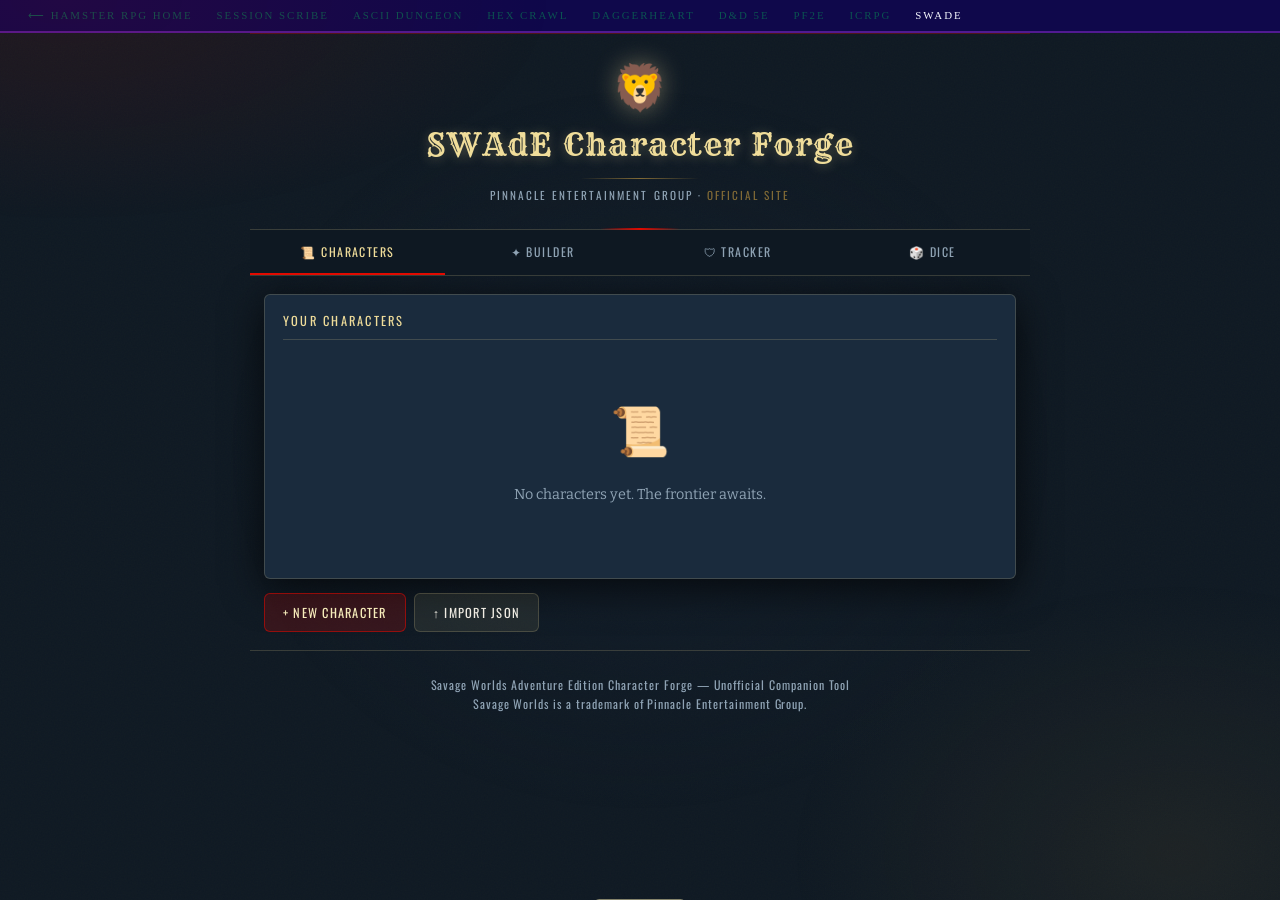
<file: swade-character-forge.html>
<!DOCTYPE html>
<html lang="en">
<head>
<meta charset="UTF-8">
<meta name="viewport" content="width=device-width, initial-scale=1.0, maximum-scale=1.0">
<meta name="theme-color" content="#162333">
<meta name="apple-mobile-web-app-capable" content="yes">
<meta name="apple-mobile-web-app-status-bar-style" content="black-translucent">
<title>Savage Worlds AE — Character Forge</title>
<link rel="preconnect" href="https://fonts.googleapis.com">
<link href="https://fonts.googleapis.com/css2?family=Rye&family=Bitter:ital,wght@0,400;0,600;0,700;1,400;1,600&family=Oswald:wght@300;400;500;600&display=swap" rel="stylesheet">
<style>
  :root {
    /* ── rpg-swade Palette ── */
    --sw-prussian:   #162333;
    --sw-olive:      #816a36;
    --sw-vanilla:    #f0dd9a;
    --sw-silver:     #c2bfb2;
    --sw-red:        #e20a00;

    /* ── Studio347 Palette ── */
    --s347-midnight-violet: #0d0221;
    --s347-deep-twilight:   #0f084b;
    --s347-dark-slate-grey: #0b5351;
    --s347-emerald:         #23ce6b;
    --s347-indigo-velvet:   #511a91;
    --s347-ghost-white:     #f6f8ff;

    /* ── Semantic Tokens ── */
    --bg-deep:       #0e1822;
    --bg-card:       #1a2b3d;
    --bg-card2:      #1e3248;
    --bg-card3:      #12202e;
    --accent-gold:   var(--sw-vanilla);
    --accent-gold2:  #f7edbb;
    --accent-brown:  var(--sw-olive);
    --accent-red:    var(--sw-red);
    --accent-silver: var(--sw-silver);
    --text-primary:  #f0ece3;
    --text-muted:    #8fa3b4;
    --text-gold:     var(--sw-vanilla);
    --border:        rgba(240,221,154,0.18);
    --border-bright: rgba(240,221,154,0.5);
    --shadow:        0 8px 40px rgba(0,0,0,0.7);
    --glow-gold:     0 0 18px rgba(240,221,154,0.22);
    --glow-red:      0 0 18px rgba(226,10,0,0.4);
    --transition:    all 0.22s cubic-bezier(0.4,0,0.2,1);
    --radius:        6px;
  }

  *, *::before, *::after { box-sizing: border-box; margin: 0; padding: 0; }
  html { scroll-behavior: smooth; }

  body {
    background: var(--bg-deep);
    background-image:
      url("data:image/svg+xml,%3Csvg xmlns='http://www.w3.org/2000/svg' width='400' height='400'%3E%3Cfilter id='n'%3E%3CfeTurbulence type='fractalNoise' baseFrequency='0.7' numOctaves='4' stitchTiles='stitch'/%3E%3C/filter%3E%3Crect width='400' height='400' filter='url(%23n)' opacity='0.025'/%3E%3C/svg%3E");
    color: var(--text-primary);
    font-family: 'Bitter', Georgia, serif;
    font-size: 16px;
    line-height: 1.6;
    min-height: 100vh;
    overflow-x: hidden;
  }

  body::before {
    content: '';
    position: fixed; inset: 0;
    background:
      radial-gradient(ellipse 70% 45% at 5% 0%,  rgba(226,10,0,0.09)    0%, transparent 55%),
      radial-gradient(ellipse 55% 55% at 92% 95%, rgba(129,106,54,0.12)  0%, transparent 55%),
      radial-gradient(ellipse 40% 50% at 50% 50%, rgba(22,35,51,0.4)     0%, transparent 80%);
    pointer-events: none; z-index: 0;
  }

  #app { position: relative; z-index: 1; max-width: 780px; margin: 0 auto; padding: 0 0 60px; }

  /* ── BANNER ── */
  .site-banner {
    background: #0a1520;
    padding: 9px 20px;
    border-bottom: 1px solid rgba(226,10,0,0.3);
  }
  .site-banner a {
    font-family: 'Oswald', sans-serif;
    font-size: 0.65rem; letter-spacing: 0.2em; text-transform: uppercase;
    color: var(--sw-vanilla); text-decoration: none; transition: color 0.2s;
  }
  .site-banner a:hover { color: var(--sw-red); }

  /* ── HEADER ── */
  .app-header {
    text-align: center;
    padding: 32px 20px 24px;
    border-bottom: 1px solid var(--border);
    position: relative;
  }
  .app-header::after {
    content: '';
    position: absolute; bottom: -1px; left: 50%; transform: translateX(-50%);
    width: 80px; height: 2px;
    background: linear-gradient(90deg, transparent, var(--sw-red), transparent);
  }
  .header-emoji { font-size: 2.8rem; line-height: 1; margin-bottom: 8px; filter: drop-shadow(0 0 12px rgba(240,221,154,0.4)); }
  .header-title {
    font-family: 'Rye', serif;
    font-size: clamp(1.4rem, 4vw, 2rem);
    color: var(--accent-gold);
    letter-spacing: 0.04em;
    text-shadow: 0 2px 12px rgba(240,221,154,0.3);
    margin-bottom: 6px;
  }
  .header-divider {
    width: 120px; height: 1px;
    background: linear-gradient(90deg, transparent, var(--sw-olive), transparent);
    margin: 8px auto;
  }
  .header-subtitle {
    font-family: 'Oswald', sans-serif;
    font-size: 0.7rem; letter-spacing: 0.18em; text-transform: uppercase;
    color: var(--text-muted);
  }
  .header-subtitle a { color: var(--accent-brown); text-decoration: none; }
  .header-subtitle a:hover { color: var(--accent-gold); }

  /* ── NAV ── */
  .nav-tabs {
    display: flex; background: #0e1822;
    border-bottom: 1px solid var(--border);
    position: sticky; top: 0; z-index: 50;
    overflow-x: auto;
  }
  .nav-tab {
    flex: 1; min-width: 80px;
    padding: 13px 10px;
    background: none; border: none; cursor: pointer;
    font-family: 'Oswald', sans-serif;
    font-size: 0.75rem; letter-spacing: 0.12em; text-transform: uppercase;
    color: var(--text-muted);
    border-bottom: 2px solid transparent;
    transition: var(--transition);
    white-space: nowrap;
  }
  .nav-tab:hover { color: var(--accent-gold); }
  .nav-tab.active { color: var(--accent-gold); border-bottom-color: var(--sw-red); }

  /* ── VIEWS ── */
  .view { display: none; padding: 18px 14px; }
  .view.active { display: block; }

  /* ── CARDS ── */
  .card {
    background: var(--bg-card);
    border: 1px solid var(--border);
    border-radius: var(--radius);
    padding: 16px 18px;
    margin-bottom: 14px;
    box-shadow: var(--shadow);
  }
  .card-title {
    font-family: 'Oswald', sans-serif;
    font-size: 0.78rem; letter-spacing: 0.18em; text-transform: uppercase;
    color: var(--accent-gold); margin-bottom: 14px;
    border-bottom: 1px solid var(--border); padding-bottom: 8px;
  }
  .card-title span { color: var(--sw-red); }

  /* ── DICE DISPLAY ── */
  .die-badge {
    display: inline-flex; align-items: center; justify-content: center;
    background: rgba(240,221,154,0.08);
    border: 1px solid var(--border-bright);
    border-radius: 4px;
    font-family: 'Oswald', sans-serif;
    font-size: 0.75rem; color: var(--accent-gold);
    padding: 2px 8px; min-width: 36px; cursor: pointer;
    transition: var(--transition);
  }
  .die-badge:hover { background: rgba(240,221,154,0.18); box-shadow: var(--glow-gold); }

  /* ── TRAIT DIE STEPPER ── */
  .trait-row {
    display: flex; align-items: center; gap: 8px;
    padding: 8px 0;
    border-bottom: 1px solid rgba(240,221,154,0.07);
  }
  .trait-row:last-child { border-bottom: none; }
  .trait-name { flex: 1; font-size: 0.92rem; }
  .trait-mod { font-size: 0.78rem; color: var(--text-muted); margin-left: 4px; }
  .die-stepper { display: flex; align-items: center; gap: 5px; }
  .die-step-btn {
    width: 22px; height: 22px; border: 1px solid var(--border);
    background: rgba(240,221,154,0.06); color: var(--accent-gold);
    border-radius: 3px; font-size: 0.85rem; cursor: pointer;
    display: flex; align-items: center; justify-content: center;
    transition: var(--transition);
  }
  .die-step-btn:hover { background: rgba(240,221,154,0.18); }

  /* ── WILD CARD indicator ── */
  .wc-badge {
    font-family: 'Oswald', sans-serif; font-size: 0.62rem;
    letter-spacing: 0.1em; text-transform: uppercase;
    background: rgba(226,10,0,0.15); border: 1px solid rgba(226,10,0,0.4);
    color: var(--sw-red); border-radius: 3px; padding: 1px 6px;
  }

  /* ── SKILL ROWS ── */
  .skill-row {
    display: flex; align-items: center; gap: 8px;
    padding: 7px 0;
    border-bottom: 1px solid rgba(240,221,154,0.06);
    font-size: 0.88rem;
  }
  .skill-row:last-child { border-bottom: none; }
  .skill-name { flex: 1; }
  .skill-linked { font-size: 0.72rem; color: var(--accent-brown); font-style: italic; }

  /* ── WOUND / FATIGUE / BENNIES ── */
  .pip-row { display: flex; gap: 7px; flex-wrap: wrap; }
  .pip {
    width: 28px; height: 28px; border-radius: 50%;
    border: 2px solid var(--border-bright);
    background: rgba(240,221,154,0.05);
    cursor: pointer; transition: var(--transition);
    display: flex; align-items: center; justify-content: center;
    font-size: 0.7rem;
  }
  .pip.wound { border-color: var(--sw-red); }
  .pip.wound.filled { background: var(--sw-red); box-shadow: var(--glow-red); }
  .pip.fatigue { border-color: var(--sw-olive); }
  .pip.fatigue.filled { background: var(--sw-olive); }
  .pip.benny { border-color: var(--sw-vanilla); }
  .pip.benny.filled { background: var(--sw-vanilla); box-shadow: var(--glow-gold); }

  /* ── BUTTONS ── */
  .btn {
    display: inline-flex; align-items: center; justify-content: center; gap: 6px;
    padding: 9px 18px;
    background: rgba(240,221,154,0.08);
    border: 1px solid var(--border);
    border-radius: var(--radius);
    color: var(--text-primary);
    font-family: 'Oswald', sans-serif;
    font-size: 0.78rem; letter-spacing: 0.1em; text-transform: uppercase;
    cursor: pointer; transition: var(--transition);
  }
  .btn:hover { background: rgba(240,221,154,0.16); border-color: var(--border-bright); }
  .btn:disabled { opacity: 0.35; cursor: default; }
  .btn-primary {
    background: rgba(226,10,0,0.18);
    border-color: rgba(226,10,0,0.55);
    color: var(--accent-gold2);
  }
  .btn-primary:hover { background: rgba(226,10,0,0.32); box-shadow: var(--glow-red); }
  .btn-sm { padding: 6px 12px; font-size: 0.72rem; }
  .btn-row { display: flex; gap: 8px; flex-wrap: wrap; margin-top: 10px; }

  /* ── FORM ── */
  .form-group { margin-bottom: 12px; }
  .form-label {
    display: block;
    font-family: 'Oswald', sans-serif;
    font-size: 0.68rem; letter-spacing: 0.16em; text-transform: uppercase;
    color: var(--text-muted); margin-bottom: 4px;
  }
  .form-input, .form-select, .form-textarea {
    width: 100%; padding: 8px 11px;
    background: rgba(240,221,154,0.04);
    border: 1px solid var(--border);
    border-radius: var(--radius);
    color: var(--text-primary);
    font-family: 'Bitter', Georgia, serif;
    font-size: 0.9rem;
    transition: var(--transition);
  }
  .form-input:focus, .form-select:focus, .form-textarea:focus {
    outline: none; border-color: var(--border-bright);
    background: rgba(240,221,154,0.07);
    box-shadow: var(--glow-gold);
  }
  .form-select option { background: var(--bg-card); }
  .form-textarea { resize: vertical; min-height: 80px; }
  .form-row { display: grid; grid-template-columns: 1fr 1fr; gap: 10px; }
  .form-row3 { display: grid; grid-template-columns: 1fr 1fr 1fr; gap: 10px; }

  /* ── CHARACTER LIST ── */
  .char-card {
    display: flex; align-items: center; gap: 12px;
    padding: 13px 14px;
    background: var(--bg-card2);
    border: 1px solid var(--border);
    border-radius: var(--radius);
    margin-bottom: 10px;
    cursor: pointer; transition: var(--transition);
    position: relative;
  }
  .char-card:hover { border-color: var(--border-bright); background: rgba(30,50,72,0.9); }
  .char-card.active-char { border-color: rgba(226,10,0,0.55); }
  .char-card-icon { font-size: 1.6rem; flex-shrink: 0; }
  .char-card-info { flex: 1; }
  .char-card-name { font-family: 'Rye', serif; font-size: 1rem; color: var(--accent-gold); }
  .char-card-sub {
    font-family: 'Oswald', sans-serif; font-size: 0.68rem;
    letter-spacing: 0.12em; text-transform: uppercase;
    color: var(--text-muted); margin-top: 2px;
  }
  .char-card-actions { display: flex; gap: 6px; flex-shrink: 0; }
  .char-card-btn {
    width: 28px; height: 28px; border-radius: 4px;
    background: rgba(240,221,154,0.06); border: 1px solid var(--border);
    color: var(--text-muted); font-size: 0.75rem;
    cursor: pointer; transition: var(--transition);
    display: flex; align-items: center; justify-content: center;
  }
  .char-card-btn:hover { background: rgba(240,221,154,0.16); color: var(--accent-gold); }
  .char-card-btn.del:hover { background: rgba(226,10,0,0.2); color: var(--sw-red); border-color: rgba(226,10,0,0.4); }

  /* ── EMPTY STATE ── */
  .empty-state { text-align: center; padding: 40px 20px; color: var(--text-muted); }
  .empty-state .big-icon { font-size: 3rem; margin-bottom: 12px; }
  .empty-state p { margin-bottom: 16px; font-size: 0.9rem; }

  /* ── WIZARD ── */
  .wizard-progress {
    display: flex; justify-content: center; flex-wrap: wrap;
    gap: 4px; margin-bottom: 22px;
    padding-bottom: 16px; border-bottom: 1px solid var(--border);
  }
  .wz-dot {
    width: 30px; height: 30px; border-radius: 50%;
    border: 2px solid rgba(240,221,154,0.2);
    display: flex; align-items: center; justify-content: center;
    font-family: 'Oswald', sans-serif; font-size: 0.58rem; letter-spacing: 0.05em;
    color: var(--text-muted); cursor: pointer; transition: var(--transition);
    position: relative;
  }
  .wz-dot[data-label]::after {
    content: attr(data-label);
    position: absolute; top: 34px; left: 50%; transform: translateX(-50%);
    font-size: 0.55rem; letter-spacing: 0.05em; white-space: nowrap;
    color: var(--text-muted);
  }
  .wz-dot.done { border-color: var(--sw-olive); background: rgba(129,106,54,0.2); color: var(--sw-olive); }
  .wz-dot.current { border-color: var(--sw-red); background: rgba(226,10,0,0.15); color: var(--sw-red); }
  .step-title {
    font-family: 'Rye', serif; font-size: 1.15rem;
    color: var(--accent-gold); margin-bottom: 6px;
  }
  .step-hint { font-size: 0.82rem; color: var(--text-muted); margin-bottom: 16px; }
  .wizard-nav { display: flex; justify-content: space-between; margin-top: 18px; }

  /* ── SELECTION GRID ── */
  .sel-grid { display: grid; grid-template-columns: repeat(auto-fill, minmax(130px, 1fr)); gap: 8px; margin-bottom: 14px; }
  .sel-option {
    padding: 11px 10px;
    background: rgba(240,221,154,0.04); border: 1px solid var(--border);
    border-radius: var(--radius); cursor: pointer; text-align: center;
    transition: var(--transition);
  }
  .sel-option:hover { border-color: var(--border-bright); background: rgba(240,221,154,0.1); }
  .sel-option.selected { border-color: var(--sw-red); background: rgba(226,10,0,0.12); }
  .sel-name { font-family: 'Oswald', sans-serif; font-size: 0.78rem; letter-spacing: 0.08em; text-transform: uppercase; color: var(--accent-gold); margin-top: 4px; }
  .sel-sub { font-size: 0.7rem; color: var(--text-muted); margin-top: 2px; }
  .sel-detail {
    padding: 14px; background: rgba(240,221,154,0.04);
    border: 1px solid var(--border); border-radius: var(--radius);
    font-size: 0.88rem; color: var(--text-muted); margin-bottom: 12px;
  }
  .sel-detail strong { color: var(--accent-gold); font-family: 'Oswald', sans-serif; }

  /* ── EDGE / HINDRANCE TAGS ── */
  .tag-list { display: flex; flex-wrap: wrap; gap: 6px; }
  .tag {
    font-family: 'Oswald', sans-serif; font-size: 0.68rem;
    letter-spacing: 0.08em; text-transform: uppercase;
    padding: 3px 10px; border-radius: 12px;
    border: 1px solid; cursor: pointer; transition: var(--transition);
  }
  .tag.edge { border-color: rgba(240,221,154,0.35); color: var(--accent-gold); background: rgba(240,221,154,0.05); }
  .tag.edge:hover, .tag.edge.active { background: rgba(240,221,154,0.18); }
  .tag.hindrance { border-color: rgba(226,10,0,0.35); color: var(--sw-red); background: rgba(226,10,0,0.05); }
  .tag.hindrance:hover, .tag.hindrance.active { background: rgba(226,10,0,0.18); }
  .tag.minor { border-style: dashed; }

  /* ── TRACKER LAYOUT ── */
  .tracker-grid { display: grid; grid-template-columns: 1fr 1fr; gap: 12px; }
  @media(max-width:520px){ .tracker-grid { grid-template-columns: 1fr; } }
  .stat-big {
    font-family: 'Rye', serif; font-size: 2.2rem;
    color: var(--accent-gold); line-height: 1;
  }
  .stat-label {
    font-family: 'Oswald', sans-serif; font-size: 0.68rem;
    letter-spacing: 0.15em; text-transform: uppercase;
    color: var(--text-muted); margin-top: 2px;
  }
  .inc-dec { display: flex; gap: 6px; margin-top: 8px; }
  .inc-btn {
    width: 32px; height: 32px; border: 1px solid var(--border);
    background: rgba(240,221,154,0.06); color: var(--accent-gold);
    border-radius: var(--radius); font-size: 1.1rem; cursor: pointer;
    transition: var(--transition); display: flex; align-items: center; justify-content: center;
  }
  .inc-btn:hover { background: rgba(240,221,154,0.18); }

  /* ── INLINE NOTE ── */
  .inline-note {
    background: rgba(129,106,54,0.12); border-left: 3px solid var(--sw-olive);
    padding: 6px 10px; font-size: 0.82rem; color: var(--text-muted);
    border-radius: 0 4px 4px 0; margin-bottom: 8px;
  }
  .inline-note strong { color: var(--accent-brown); }

  /* ── DICE ROLLER ── */
  .dice-result {
    min-height: 80px; display: flex; align-items: center; justify-content: center;
    border: 1px solid var(--border); border-radius: var(--radius);
    background: rgba(240,221,154,0.03); margin-bottom: 14px; padding: 16px;
    text-align: center;
  }
  .dice-roll-num {
    font-family: 'Rye', serif; font-size: 2.8rem; color: var(--accent-gold);
    text-shadow: var(--glow-gold);
  }
  .dice-roll-detail { font-size: 0.8rem; color: var(--text-muted); margin-top: 4px; }
  .dice-row { display: flex; flex-wrap: wrap; gap: 8px; justify-content: center; }
  .die-btn {
    width: 52px; height: 52px; border: 1px solid var(--border);
    background: rgba(240,221,154,0.06); color: var(--accent-gold);
    border-radius: var(--radius);
    font-family: 'Oswald', sans-serif; font-size: 0.8rem; font-weight: 600;
    cursor: pointer; transition: var(--transition);
    display: flex; align-items: center; justify-content: center;
  }
  .die-btn:hover { background: rgba(240,221,154,0.18); box-shadow: var(--glow-gold); }
  .die-btn.wild { border-color: rgba(226,10,0,0.5); color: var(--sw-red); background: rgba(226,10,0,0.07); }
  .die-btn.wild:hover { background: rgba(226,10,0,0.2); box-shadow: var(--glow-red); }
  .divider { height: 1px; background: var(--border); margin: 16px 0; }

  /* ── STATUS ROW ── */
  .status-row { display: flex; gap: 6px; flex-wrap: wrap; margin-top: 8px; }
  .status-tag {
    font-family: 'Oswald', sans-serif; font-size: 0.65rem;
    letter-spacing: 0.08em; text-transform: uppercase;
    padding: 3px 9px; border-radius: 3px;
    background: rgba(240,221,154,0.06); border: 1px solid var(--border);
    color: var(--text-muted); cursor: pointer; transition: var(--transition);
  }
  .status-tag.on { background: rgba(226,10,0,0.18); border-color: rgba(226,10,0,0.5); color: var(--sw-red); }
  .status-tag:hover { border-color: var(--border-bright); }

  /* ── CHAR TRACKER HEADER ── */
  .tc-header {
    display: flex; align-items: center; gap: 14px;
    margin-bottom: 14px; padding-bottom: 12px;
    border-bottom: 1px solid var(--border);
  }
  .tc-icon { font-size: 2.2rem; }
  .tc-name { font-family: 'Rye', serif; font-size: 1.3rem; color: var(--accent-gold); }
  .tc-sub {
    font-family: 'Oswald', sans-serif; font-size: 0.68rem;
    letter-spacing: 0.12em; text-transform: uppercase; color: var(--text-muted);
  }

  /* ── TOAST ── */
  #toast {
    position: fixed; bottom: 20px; left: 50%; transform: translateX(-50%) translateY(60px);
    background: var(--bg-card); border: 1px solid var(--border-bright);
    padding: 10px 22px; border-radius: var(--radius);
    font-family: 'Oswald', sans-serif; font-size: 0.75rem; letter-spacing: 0.1em;
    color: var(--accent-gold); transition: transform 0.35s; z-index: 999; white-space: nowrap;
  }
  #toast.show { transform: translateX(-50%) translateY(0); }

  /* ── FOOTER ── */
  footer {
    text-align: center; padding: 24px 16px;
    border-top: 1px solid var(--border);
    font-size: 0.75rem; color: var(--text-muted);
    font-family: 'Oswald', sans-serif; letter-spacing: 0.08em;
  }

  /* ── REVIEW TABLE ── */
  .review-table { width: 100%; border-collapse: collapse; font-size: 0.88rem; }
  .review-table td { padding: 6px 8px; border-bottom: 1px solid var(--border); }
  .review-table td:first-child { color: var(--text-muted); font-family: 'Oswald', sans-serif; font-size: 0.7rem; letter-spacing: 0.1em; text-transform: uppercase; }
  .review-table td:last-child { color: var(--accent-gold); text-align: right; }

  /* ── ADVANCE SECTION ── */
  .advance-option {
    padding: 10px 12px; border: 1px solid var(--border);
    border-radius: var(--radius); cursor: pointer;
    transition: var(--transition); margin-bottom: 7px; font-size: 0.88rem;
  }
  .advance-option:hover { border-color: var(--border-bright); background: rgba(240,221,154,0.05); }
  .advance-option strong { color: var(--accent-gold); display: block; font-family: 'Oswald', sans-serif; font-size: 0.72rem; letter-spacing: 0.1em; text-transform: uppercase; margin-bottom: 2px; }

  /* ── SHAKEN ── */
  .shaken-indicator {
    background: rgba(226,10,0,0.15); border: 1px solid rgba(226,10,0,0.5);
    border-radius: var(--radius); padding: 8px 14px;
    font-family: 'Oswald', sans-serif; font-size: 0.75rem; letter-spacing: 0.12em;
    text-transform: uppercase; color: var(--sw-red);
    text-align: center; margin-bottom: 10px; display: none;
  }
  .shaken-indicator.visible { display: block; }

  /* ── RUNNING STATE ── */
  .running-die { animation: spin 0.4s linear; }
  @keyframes spin { from {transform:rotate(0deg)} to {transform:rotate(360deg)} }

  .gold { color: var(--accent-gold); }
  .muted { color: var(--text-muted); }
  .red { color: var(--sw-red); }

  /* ── BACK BANNER ──────────────────────────────────────── */
  .back-banner {
    grid-area: back;
    background: var(--s347-deep-twilight);
    border-bottom: 1px solid var(--s347-indigo-velvet);
    padding: 7px 28px;
    display: flex; gap: 24px;
  }
  .back-banner a {
    font-family: 'Cinzel', serif; font-size: 0.68rem; letter-spacing: 0.18em;
    text-transform: uppercase; color: var(--s347-dark-slate-grey); text-decoration: none;
    transition: color 0.2s;
  }
  .back-banner a:hover { color: var(--s347-emerald); }
  .back-banner .bc-current { color: var(--s347-ghost-white); pointer-events: none; }

</style>
</head>
<body>

  <!-- BACK BANNER -->
<div class="back-banner">
  <a href="index.html">⟵ Hamster RPG Home</a>
  <a href="session-scribe.html">Session Scribe</a>
  <a href="ascii-dungeon.html">ASCII Dungeon</a>
  <a href="hex-crawl-generator.html">Hex Crawl</a> 
  <a href="daggerheart-character-forge.html">Daggerheart</a>
  <a href="dnd5e-character-forge.html">D&D 5e</a>
  <a href="pf2e-character-forge.html">PF2e</a>
  <a href="icrpg-character-forge.html">ICRPG</a>
  <a href="swade-character-forge.html" class="bc-current">SWADE</a>
</div>

<hr style="border:none;border-top:1px solid #511a91;margin:0;">
<div id="app">
<hr style="border:none;border-top:1px solid rgba(226,10,0,0.3);margin:0;">

<div id="app">
  <header class="app-header">
    <div class="header-emoji">🦁</div>
    <div class="header-title">SWAdE Character Forge</div>
    <div class="header-divider"></div>
    <div class="header-subtitle">Pinnacle Entertainment Group · <a href="https://peginc.com/savage-settings/savage-worlds/" target="_blank">Official Site</a></div>
  </header>

  <nav class="nav-tabs">
    <button class="nav-tab active" onclick="showView('characters')">📜 Characters</button>
    <button class="nav-tab" onclick="showView('builder')">✦ Builder</button>
    <button class="nav-tab" onclick="showView('tracker')">🛡 Tracker</button>
    <button class="nav-tab" onclick="showView('dice')">🎲 Dice</button>
  </nav>

  <!-- CHARACTERS -->
  <div id="view-characters" class="view active">
    <div class="card">
      <div class="card-title">Your Characters</div>
      <div id="char-list"></div>
    </div>
    <div class="btn-row">
      <button class="btn btn-primary" onclick="startBuilder()">+ New Character</button>
      <button class="btn" onclick="importChar()">↑ Import JSON</button>
    </div>
  </div>

  <!-- BUILDER -->
  <div id="view-builder" class="view">
    <div class="card">
      <div class="card-title">Character Builder</div>
      <div class="wizard-progress" id="wizard-progress"></div>
      <div id="wizard-pages"></div>
    </div>
  </div>

  <!-- TRACKER -->
  <div id="view-tracker" class="view">
    <div id="tracker-content">
      <div class="empty-state">
        <div class="big-icon">📜</div>
        <p>Select or create a character to track.</p>
        <button class="btn btn-primary" onclick="showView('characters')">Go to Characters</button>
      </div>
    </div>
  </div>

  <!-- DICE -->
  <div id="view-dice" class="view">
    <div class="card">
      <div class="card-title">🎲 Trait Dice</div>
      <div class="dice-result" id="dice-result">
        <div style="color:var(--text-muted);font-family:'Oswald',sans-serif;font-size:0.78rem;letter-spacing:0.15em;">Choose a die to roll...</div>
      </div>
      <div class="dice-row" style="margin-bottom:12px;">
        <button class="die-btn" onclick="rollTrait(4)">d4</button>
        <button class="die-btn" onclick="rollTrait(6)">d6</button>
        <button class="die-btn" onclick="rollTrait(8)">d8</button>
        <button class="die-btn" onclick="rollTrait(10)">d10</button>
        <button class="die-btn" onclick="rollTrait(12)">d12</button>
      </div>
      <div class="inline-note">Wild Cards roll a Wild Die (d6) alongside their Trait Die — take the higher result.</div>
      <div class="dice-row" style="margin-bottom:6px;">
        <button class="die-btn wild" onclick="rollWild(4)">d4+W</button>
        <button class="die-btn wild" onclick="rollWild(6)">d6+W</button>
        <button class="die-btn wild" onclick="rollWild(8)">d8+W</button>
        <button class="die-btn wild" onclick="rollWild(10)">d10+W</button>
        <button class="die-btn wild" onclick="rollWild(12)">d12+W</button>
      </div>
      <div class="divider"></div>
      <div class="card-title">Standard Dice</div>
      <div class="dice-row">
        <button class="die-btn" onclick="rollStd(4)">d4</button>
        <button class="die-btn" onclick="rollStd(6)">d6</button>
        <button class="die-btn" onclick="rollStd(8)">d8</button>
        <button class="die-btn" onclick="rollStd(10)">d10</button>
        <button class="die-btn" onclick="rollStd(12)">d12</button>
        <button class="die-btn" onclick="rollStd(20)">d20</button>
        <button class="die-btn" onclick="rollStd(100)">d%</button>
      </div>
      <div id="std-result" style="margin-top:12px;text-align:center;font-family:'Rye',serif;font-size:1.3rem;color:var(--accent-gold);min-height:36px;"></div>
    </div>
  </div>

  <footer>Savage Worlds Adventure Edition Character Forge — Unofficial Companion Tool<br>
  Savage Worlds is a trademark of Pinnacle Entertainment Group.</footer>
</div>

<div id="toast">✓ Saved</div>

<script>
'use strict';
// ═══════════════════════════════════════════════════════════════════════
// GAME DATA
// ═══════════════════════════════════════════════════════════════════════
const DIE_STEPS = [4, 6, 8, 10, 12];
const DIE_LABELS = { 4:'d4', 6:'d6', 8:'d8', 10:'d10', 12:'d12' };

const ATTRIBUTES = ['Agility','Smarts','Spirit','Strength','Vigor'];

const SKILLS_DATA = [
  { name:'Athletics',    linked:'Agility',  core:true  },
  { name:'Common Knowledge', linked:'Smarts', core:true },
  { name:'Notice',       linked:'Smarts',   core:true  },
  { name:'Persuasion',   linked:'Spirit',   core:true  },
  { name:'Stealth',      linked:'Agility',  core:true  },
  { name:'Academics',    linked:'Smarts',   core:false },
  { name:'Battle',       linked:'Smarts',   core:false },
  { name:'Boating',      linked:'Agility',  core:false },
  { name:'Driving',      linked:'Agility',  core:false },
  { name:'Electronics',  linked:'Smarts',   core:false },
  { name:'Faith',        linked:'Spirit',   core:false },
  { name:'Fighting',     linked:'Agility',  core:false },
  { name:'Focus',        linked:'Spirit',   core:false },
  { name:'Gambling',     linked:'Smarts',   core:false },
  { name:'Hacking',      linked:'Smarts',   core:false },
  { name:'Healing',      linked:'Smarts',   core:false },
  { name:'Intimidation', linked:'Spirit',   core:false },
  { name:'Language',     linked:'Smarts',   core:false },
  { name:'Occult',       linked:'Smarts',   core:false },
  { name:'Performance',  linked:'Spirit',   core:false },
  { name:'Piloting',     linked:'Agility',  core:false },
  { name:'Psionics',     linked:'Smarts',   core:false },
  { name:'Repair',       linked:'Smarts',   core:false },
  { name:'Research',     linked:'Smarts',   core:false },
  { name:'Riding',       linked:'Agility',  core:false },
  { name:'Science',      linked:'Smarts',   core:false },
  { name:'Shooting',     linked:'Agility',  core:false },
  { name:'Spellcasting', linked:'Smarts',   core:false },
  { name:'Survival',     linked:'Smarts',   core:false },
  { name:'Taunt',        linked:'Smarts',   core:false },
  { name:'Thievery',     linked:'Agility',  core:false },
  { name:'Tracking',     linked:'Smarts',   core:false },
  { name:'Weird Science',linked:'Smarts',   core:false },
];

const ANCESTRIES = [
  { name:'Human',    icon:'👤', desc:'The most adaptable of peoples. Humans begin with an additional Edge and are natural Wild Cards.', bonus:'Extra Edge at character creation.' },
  { name:'Android',  icon:'🤖', desc:'Artificial beings of metal and circuitry. Cold-blooded and tireless, but struggle to feel.', bonus:'Constructed (immune to disease/poison), but −2 Charisma in settings that distrust androids.' },
  { name:'Dwarf',    icon:'⛏', desc:'Stout folk of mountain halls, renowned for their endurance and craftsmanship.', bonus:'+1 Vigor die type; starts with d6 in a craft or trade skill.' },
  { name:'Elf',      icon:'🌿', desc:'Graceful and long-lived, elves possess keen senses and natural elegance.', bonus:'+1 Agility die type; Low Light Vision.' },
  { name:'Half-Elf', icon:'🍂', desc:'Children of two worlds, half-elves inherit the grace of the elven and the drive of humanity.', bonus:'Low Light Vision; one additional skill point.' },
  { name:'Half-Folk',icon:'🌾', desc:'Small and nimble, half-folk are surprisingly courageous and hard to hit.', bonus:'Size −1 (−1 Toughness); Luck (extra Benny); Spirited.' },
  { name:'Half-Orc', icon:'🪓', desc:'Powerful and fierce, half-orcs carry orcish strength and human determination.', bonus:'+1 Strength die type; Infravision.' },
  { name:'Rakashan', icon:'🐱', desc:'Feline humanoids with retractable claws and predatory grace.', bonus:'Claws (STR+d4); Low Light Vision; Outsider.' },
  { name:'Saurian',  icon:'🦎', desc:'Reptilian folk with ancient instincts and armored hides.', bonus:'Natural armor +2; Infravision; Outsider.' },
];

const CONCEPTS = [
  { name:'Warrior',       icon:'⚔️', desc:'Seasoned fighter, soldier, or brawler. Excels in direct combat.' },
  { name:'Rogue',         icon:'🗝️', desc:'Cunning, quick-fingered, skilled at deception and stealth.' },
  { name:'Spellcaster',   icon:'🔮', desc:'Wields arcane or divine power through Spellcasting, Psionics, or Faith.' },
  { name:'Support',       icon:'💊', desc:'Healer and enabler — keeps the posse in fighting shape.' },
  { name:'Investigator',  icon:'🔍', desc:'Scholar, detective, or researcher who solves problems with brains.' },
  { name:'Pilot / Driver',icon:'🚁', desc:'Ace behind the wheel, stick, or saddle. Speed is their domain.' },
  { name:'Leader',        icon:'🎖️', desc:'Commander and motivator. Buffs allies and bends battles.' },
  { name:'Wild Card',     icon:'🃏', desc:'A truly free-form character with an unexpected mix of talents.' },
];

const EDGES_SAMPLE = [
  // Background
  { name:'Alertness',      cat:'Background', req:'',              desc:'+2 to Notice rolls.' },
  { name:'Ambidextrous',   cat:'Background', req:'Agility d8',    desc:'Ignore −2 off-hand penalty.' },
  { name:'Arcane Background', cat:'Background', req:'',           desc:'Access to one arcane power source.' },
  { name:'Rich',           cat:'Background', req:'',              desc:'Start with 3× normal funds; generous income.' },
  // Combat
  { name:'Block',          cat:'Combat',     req:'Fighting d8',   desc:'+1 Parry.' },
  { name:'Brawler',        cat:'Combat',     req:'Strength d8',   desc:'+2 unarmed damage.' },
  { name:'Dodge',          cat:'Combat',     req:'Agility d8',    desc:'Attackers −1 to hit; +1 evasion.' },
  { name:'First Strike',   cat:'Combat',     req:'Agility d8',    desc:'Free attack when foe moves adjacent.' },
  { name:'Frenzy',         cat:'Combat',     req:'Fighting d10',  desc:'Extra Fighting attack at −2.' },
  { name:'Marksman',       cat:'Combat',     req:'Athletics/Shooting d8', desc:'+1 aimed shot without moving.' },
  { name:'Quick',          cat:'Combat',     req:'Agility d8',    desc:'Discard action cards of 5 or lower.' },
  { name:'Steady Hands',   cat:'Combat',     req:'Agility d8',    desc:'Ignore unstable platform penalty.' },
  // Leadership
  { name:'Command',        cat:'Leadership', req:'Smarts d6',     desc:'+1 to rolls to recover from Shaken.' },
  { name:'Natural Leader', cat:'Leadership', req:'Spirit d8, Command', desc:'Share Benny pool with Wild Cards.' },
  // Power
  { name:'New Powers',     cat:'Power',      req:'Arcane Background', desc:'Gain 2 new powers.' },
  { name:'Power Points',   cat:'Power',      req:'Arcane Background', desc:'+5 Power Points.' },
  // Social
  { name:'Charismatic',    cat:'Social',     req:'Spirit d8',     desc:'+2 Persuasion.' },
  { name:'Connections',    cat:'Social',     req:'',              desc:'Call on allies with a Persuasion roll.' },
  // Weird
  { name:'Danger Sense',   cat:'Weird',      req:'',              desc:'Notice roll to avoid surprise.' },
  { name:'Sixth Sense',    cat:'Weird',      req:'',              desc:'Hint when enemies are about to attack.' },
];

const HINDRANCES_SAMPLE = [
  { name:'All Thumbs',    major:false, desc:'−2 to repair/use mechanical/electronic devices.' },
  { name:'Anemic',        major:false, desc:'−2 to Vigor checks vs. poison, disease, fatigue.' },
  { name:'Arrogant',      major:true,  desc:'Must challenge the most powerful foe; show off.' },
  { name:'Bad Eyes',      major:false, desc:'−2 to ranged attacks; −1 Notice at Far range.' },
  { name:'Big Mouth',     major:false, desc:'Cannot keep secrets; blurts sensitive info.' },
  { name:'Cautious',      major:false, desc:'Must plan extensively; hesitates before acting.' },
  { name:'Clueless',      major:true,  desc:'−2 to Common Knowledge and Notice.' },
  { name:'Code of Honor', major:true,  desc:'Strict moral code; never break word or take foul advantage.' },
  { name:'Cowardly',      major:true,  desc:'Feared: Spirit roll (−2 wild die) when outnumbered or surprised.' },
  { name:'Curious',       major:true,  desc:'Must investigate mysteries; can be lured into traps.' },
  { name:'Death Wish',    major:false, desc:'Has a goal worth dying for; Fearless in pursuit of it.' },
  { name:'Delusional',    major:false, desc:'Believes something crazy but mostly harmless.' },
  { name:'Hard of Hearing',major:false,desc:'−4 Notice for hearing; deaf when asleep.' },
  { name:'Heroic',        major:true,  desc:'Always helps those in need, no questions asked.' },
  { name:'Loyal',         major:false, desc:'Will risk life for close friends; never betrays.' },
  { name:'Mean',          major:false, desc:'−2 Persuasion; enjoys intimidating others.' },
  { name:'Overconfident', major:true,  desc:'Believes they can handle anything; overextends.' },
  { name:'Phobia',        major:false, desc:'−2 (minor) or −4 (major) to Trait rolls near fear source.' },
  { name:'Stubborn',      major:false, desc:'Never admits mistake; rarely backs down.' },
  { name:'Vow',           major:false, desc:'A pledge that must be upheld even at personal cost.' },
  { name:'Vengeful',      major:false, desc:'Harbors grudges; seeks revenge when wronged.' },
  { name:'Young',         major:true,  desc:'−2 to one Attribute; only 3 Attribute points instead of 5.' },
];

const STATUSES = ['Shaken','Distracted','Vulnerable','Bleeding Out','Entangled','Bound','Stunned'];

// Advancement options in SWAdE
const ADVANCE_OPTIONS = [
  { label:'Raise Attribute', desc:'+1 die type to one Attribute (max d12). Costs 2 advances to raise an Attribute past d12 with a new Edge.' },
  { label:'Pick an Edge', desc:'Choose any Edge you qualify for.' },
  { label:'Raise a Skill (above linked Attribute)', desc:'Raise a skill one die type that is already ≥ its linked Attribute.' },
  { label:'Raise two Skills (at/below linked Attribute)', desc:'Raise up to two skills each by one die type, each ≤ its linked Attribute.' },
  { label:'New Skill at d4', desc:'Learn a brand-new skill at d4.' },
];

// ═══════════════════════════════════════════════════════════════════════
// STATE
// ═══════════════════════════════════════════════════════════════════════
let characters   = [];
let activeCharId = null;
let currentView  = 'characters';
let wz           = null;
let wzStep       = 0;

const WZ_STEPS = ['Ancestry','Concept','Attributes','Skills','Edges','Hindrances','Identity','Review'];

try { characters = JSON.parse(localStorage.getItem('swade_chars') || '[]'); } catch(e){ characters = []; }
try { activeCharId = localStorage.getItem('swade_active') || null; } catch(e){ activeCharId = null; }

function save()       { try { localStorage.setItem('swade_chars',  JSON.stringify(characters)); } catch(e){} }
function saveActive() { try { localStorage.setItem('swade_active', activeCharId); } catch(e){} }
function getActive()  { return characters.find(c => c.id === activeCharId) || null; }
function withChar(fn) { const c = getActive(); if(!c) return; fn(c); save(); renderTracker(); }

function newChar() {
  const attrs = {};
  ATTRIBUTES.forEach(a => { attrs[a] = 4; }); // default d4
  const skills = {};
  SKILLS_DATA.filter(s => s.core).forEach(s => { skills[s.name] = 4; });
  return {
    id: 'sw_' + Date.now() + '_' + Math.random().toString(36).slice(2,6),
    name: '', player: '', concept: '', ancestry: '',
    // Attrs stored as die values (4,6,8,10,12)
    attrs,
    skills,
    edges: [],
    hindrances: [],
    // derived
    pace: 6, parry: 2, toughness: 2,
    wounds: { max: 3, current: 0 },
    fatigue: { max: 2, current: 0 },
    bennies: 3,
    pp: 0, ppMax: 0,
    statuses: [],
    advances: 0,
    rank: 'Novice',
    wildCard: true,
    gear: '',
    notes: '',
    backstory: '',
    createdAt: Date.now(),
  };
}

function rankFromAdvances(adv) {
  if (adv < 4)  return 'Novice';
  if (adv < 8)  return 'Seasoned';
  if (adv < 12) return 'Veteran';
  if (adv < 16) return 'Heroic';
  return 'Legendary';
}

function dieToughness(vigor) {
  const map = {4:4, 6:5, 8:6, 10:7, 12:8};
  return 2 + (map[vigor] || 4);
}

function dieParry(fighting) {
  const map = {0:2, 4:2, 6:3, 8:4, 10:5, 12:6};
  return 2 + Math.floor((map[fighting] || 2));
}

// ═══════════════════════════════════════════════════════════════════════
// VIEWS
// ═══════════════════════════════════════════════════════════════════════
function showView(v) {
  currentView = v;
  document.querySelectorAll('.view').forEach(el => el.classList.remove('active'));
  document.querySelectorAll('.nav-tab').forEach(el => el.classList.remove('active'));
  document.getElementById('view-' + v).classList.add('active');
  const map = ['characters','builder','tracker','dice'];
  const idx = map.indexOf(v);
  if (idx >= 0) document.querySelectorAll('.nav-tab')[idx].classList.add('active');
  if (v === 'characters') renderCharList();
  if (v === 'tracker')    renderTracker();
  if (v === 'builder' && wz) renderWzStep();
}

// ═══════════════════════════════════════════════════════════════════════
// CHARACTER LIST
// ═══════════════════════════════════════════════════════════════════════
function renderCharList() {
  const el = document.getElementById('char-list');
  if (!characters.length) {
    el.innerHTML = `<div class="empty-state"><div class="big-icon">📜</div><p>No characters yet. The frontier awaits.</p></div>`;
    return;
  }
  el.innerHTML = characters.map(c => `
    <div class="char-card ${c.id===activeCharId?'active-char':''}" onclick="selectChar('${c.id}')">
      <div class="char-card-icon">📜</div>
      <div class="char-card-info">
        <div class="char-card-name">${c.name || 'Unnamed Hero'}</div>
        <div class="char-card-sub">${c.ancestry || '—'} · ${c.concept || '—'} · ${c.rank || 'Novice'}</div>
      </div>
      <div class="char-card-actions">
        <button class="char-card-btn" onclick="event.stopPropagation();editChar('${c.id}')" title="Edit">✏️</button>
        <button class="char-card-btn" onclick="event.stopPropagation();exportChar('${c.id}')" title="Export">↓</button>
        <button class="char-card-btn del" onclick="event.stopPropagation();deleteChar('${c.id}')" title="Delete">✕</button>
      </div>
    </div>
  `).join('');
}

function selectChar(id) {
  activeCharId = id; saveActive();
  showView('tracker');
}

function editChar(id) {
  const c = characters.find(x => x.id === id);
  if (!c) return;
  wz = JSON.parse(JSON.stringify(c));
  wzStep = 0;
  showView('builder');
}

function deleteChar(id) {
  if (!confirm('Delete this character? This cannot be undone.')) return;
  characters = characters.filter(c => c.id !== id);
  if (activeCharId === id) { activeCharId = null; saveActive(); }
  save(); renderCharList();
}

function exportChar(id) {
  const c = characters.find(x => x.id === id);
  if (!c) return;
  const blob = new Blob([JSON.stringify(c, null, 2)], {type:'application/json'});
  const a = document.createElement('a');
  a.href = URL.createObjectURL(blob);
  a.download = (c.name || 'swade-char') + '.json';
  a.click();
}

function importChar() {
  const inp = document.createElement('input');
  inp.type = 'file'; inp.accept = '.json';
  inp.onchange = e => {
    const file = e.target.files[0]; if (!file) return;
    const reader = new FileReader();
    reader.onload = ev => {
      try {
        const c = JSON.parse(ev.target.result);
        c.id = 'sw_' + Date.now();
        characters.push(c); save();
        toast('Character imported!'); renderCharList();
      } catch { toast('Invalid JSON file'); }
    };
    reader.readAsText(file);
  };
  inp.click();
}

// ═══════════════════════════════════════════════════════════════════════
// BUILDER
// ═══════════════════════════════════════════════════════════════════════
function startBuilder() {
  wz = newChar(); wzStep = 0;
  showView('builder');
  renderWzStep();
}

function renderWzStep() {
  // Progress
  const prog = document.getElementById('wizard-progress');
  prog.innerHTML = WZ_STEPS.map((s,i) => {
    let cls = i < wzStep ? 'done' : i === wzStep ? 'current' : '';
    return `<div class="wz-dot ${cls}" data-label="${s}" onclick="if(${i}<${wzStep})goWzStep(${i})">${i+1}</div>`;
  }).join('');

  const pages = document.getElementById('wizard-pages');
  pages.innerHTML = '';
  switch(wzStep) {
    case 0: pages.innerHTML = pgAncestry();   break;
    case 1: pages.innerHTML = pgConcept();    break;
    case 2: pages.innerHTML = pgAttributes(); break;
    case 3: pages.innerHTML = pgSkills();     break;
    case 4: pages.innerHTML = pgEdges();      break;
    case 5: pages.innerHTML = pgHindrances(); break;
    case 6: pages.innerHTML = pgIdentity();   break;
    case 7: pages.innerHTML = pgReview();     break;
  }
}

function goWzStep(i) { wzStep = i; renderWzStep(); }

function wzPrev() { if(wzStep > 0) { wzStep--; renderWzStep(); } }
function wzNext() {
  if (wzStep < WZ_STEPS.length - 1) { wzStep++; renderWzStep(); }
  else { saveCharacter(); }
}

function saveCharacter() {
  // derive stats
  wz.rank = rankFromAdvances(wz.advances || 0);
  wz.toughness = dieToughness(wz.attrs['Vigor'] || 4);
  const fightDie = wz.skills['Fighting'] || 0;
  wz.parry = 2 + Math.floor((fightDie || 0) / 4);

  const existing = characters.find(c => c.id === wz.id);
  if (existing) {
    Object.assign(existing, wz);
  } else {
    characters.push(wz);
    activeCharId = wz.id; saveActive();
  }
  save();
  toast('Character saved!');
  showView('tracker');
}

// ── Step 0: Ancestry ──────────────────────────────────────────────────
function pgAncestry() {
  const detail = wz.ancestry ? (() => {
    const a = ANCESTRIES.find(x => x.name === wz.ancestry);
    return a ? `<div class="sel-detail"><strong>${a.name}</strong> — ${a.desc}<br><em style="color:var(--accent-gold)">${a.bonus}</em></div>` : '';
  })() : '';
  return `
    <div class="step-title">Step 1: Ancestry</div>
    <div class="step-hint">Choose your character's heritage. Each ancestry provides unique racial abilities.</div>
    <div class="sel-grid">
      ${ANCESTRIES.map(a => `
        <div class="sel-option ${wz.ancestry===a.name?'selected':''}" onclick="pickAncestry('${a.name}')">
          <div style="font-size:1.5rem;">${a.icon}</div>
          <div class="sel-name">${a.name}</div>
        </div>
      `).join('')}
    </div>
    ${detail}
    <div class="wizard-nav">
      <button class="btn" onclick="wzPrev()" style="visibility:hidden">← Back</button>
      <button class="btn btn-primary" onclick="wzNext()" ${!wz.ancestry?'disabled':''}>Concept →</button>
    </div>
  `;
}
function pickAncestry(n) { wz.ancestry = n; renderWzStep(); }

// ── Step 1: Concept ───────────────────────────────────────────────────
function pgConcept() {
  const detail = wz.concept ? (() => {
    const c = CONCEPTS.find(x => x.name === wz.concept);
    return c ? `<div class="sel-detail"><strong>${c.name}</strong> — ${c.desc}</div>` : '';
  })() : '';
  return `
    <div class="step-title">Step 2: Concept</div>
    <div class="step-hint">Pick a broad concept — this guides your Edges, Skills, and story.</div>
    <div class="sel-grid">
      ${CONCEPTS.map(c => `
        <div class="sel-option ${wz.concept===c.name?'selected':''}" onclick="pickConcept('${c.name}')">
          <div style="font-size:1.4rem;">${c.icon}</div>
          <div class="sel-name">${c.name}</div>
        </div>
      `).join('')}
    </div>
    ${detail}
    <div class="wizard-nav">
      <button class="btn" onclick="wzPrev()">← Ancestry</button>
      <button class="btn btn-primary" onclick="wzNext()" ${!wz.concept?'disabled':''}>Attributes →</button>
    </div>
  `;
}
function pickConcept(n) { wz.concept = n; renderWzStep(); }

// ── Step 2: Attributes ────────────────────────────────────────────────
function pgAttributes() {
  // 5 points to distribute; Human gets 1 extra
  const isHuman = wz.ancestry === 'Human';
  const totalPts = isHuman ? 6 : 5;
  const baseDie = 4;
  // cost: each step above d4 costs 1 point
  const spent = ATTRIBUTES.reduce((sum, a) => sum + ((wz.attrs[a] - baseDie) / 2), 0);
  const remaining = totalPts - spent;

  return `
    <div class="step-title">Step 3: Attributes</div>
    <div class="step-hint">You have <strong class="gold">${totalPts} points</strong> to raise Attributes. Each point raises one die type (d4→d6→d8→d10→d12).
    Points remaining: <strong class="${remaining < 0 ? 'red' : 'gold'}">${remaining}</strong></div>
    <div class="card" style="margin-bottom:0;">
      ${ATTRIBUTES.map(a => {
        const val = wz.attrs[a] || 4;
        const stepIdx = DIE_STEPS.indexOf(val);
        return `<div class="trait-row">
          <div class="trait-name">${a}</div>
          <div class="die-stepper">
            <button class="die-step-btn" onclick="stepAttr('${a}',-1)" ${stepIdx<=0?'disabled':''}>−</button>
            <span class="die-badge">${DIE_LABELS[val]}</span>
            <button class="die-step-btn" onclick="stepAttr('${a}',1)" ${stepIdx>=4||remaining<=0?'disabled':''}>+</button>
          </div>
        </div>`;
      }).join('')}
    </div>
    <div class="wizard-nav">
      <button class="btn" onclick="wzPrev()">← Concept</button>
      <button class="btn btn-primary" onclick="wzNext()" ${remaining < 0 ? 'disabled':''}>Skills →</button>
    </div>
  `;
}
function stepAttr(attr, dir) {
  const idx = DIE_STEPS.indexOf(wz.attrs[attr] || 4);
  const newIdx = Math.max(0, Math.min(4, idx + dir));
  wz.attrs[attr] = DIE_STEPS[newIdx];
  renderWzStep();
}

// ── Step 3: Skills ────────────────────────────────────────────────────
function pgSkills() {
  // 15 points for Novice; each point = 1 die step
  // Skills at/below linked attr cost 1 pt per step; above cost 2 per step
  const totalPts = 15;
  let spent = 0;
  SKILLS_DATA.forEach(sk => {
    const val = wz.skills[sk.name] || 0;
    if (!val) return;
    const attrDie = wz.attrs[sk.linked] || 4;
    const steps = (val - 4) / 2 + 1; // d4 costs 1 point
    // steps at or below attr linked
    const attrSteps = (attrDie - 4) / 2 + 1;
    const belowSteps = Math.min(steps, attrSteps);
    const aboveSteps = Math.max(0, steps - attrSteps);
    spent += belowSteps + aboveSteps * 2;
  });
  const remaining = totalPts - spent;

  const core = SKILLS_DATA.filter(s => s.core);
  const extra = SKILLS_DATA.filter(s => !s.core);

  const skillRow = sk => {
    const val = wz.skills[sk.name] || 0;
    const stepIdx = val ? DIE_STEPS.indexOf(val) : -1;
    const attrDie = wz.attrs[sk.linked] || 4;
    const dieLabel = val ? DIE_LABELS[val] : '—';
    return `<div class="skill-row">
      <div class="skill-name">${sk.name} <span class="skill-linked">(${sk.linked[0]+sk.linked.slice(1,3)})</span></div>
      <div class="die-stepper">
        <button class="die-step-btn" onclick="stepSkill('${sk.name}',-1)" ${stepIdx<=(sk.core?0:-1)?'disabled':''}>−</button>
        <span class="die-badge" style="${val?'':'opacity:0.4'}">${dieLabel}</span>
        <button class="die-step-btn" onclick="stepSkill('${sk.name}',1)" ${stepIdx>=4||remaining<=0?'disabled':''}>+</button>
      </div>
    </div>`;
  };

  return `
    <div class="step-title">Step 4: Skills</div>
    <div class="step-hint">You have <strong class="gold">15 points</strong>. Each point raises a skill one step up to its linked Attribute; raising above the Attribute costs 2 points per step.
    Remaining: <strong class="${remaining<0?'red':'gold'}">${remaining}</strong></div>
    <div class="card">
      <div class="card-title">Core Skills <span>(free at d4)</span></div>
      ${core.map(skillRow).join('')}
    </div>
    <div class="card">
      <div class="card-title">Additional Skills</div>
      ${extra.map(skillRow).join('')}
    </div>
    <div class="wizard-nav">
      <button class="btn" onclick="wzPrev()">← Attributes</button>
      <button class="btn btn-primary" onclick="wzNext()" ${remaining<0?'disabled':''}>Edges →</button>
    </div>
  `;
}
function stepSkill(name, dir) {
  const sk = SKILLS_DATA.find(s => s.name === name);
  const isCore = sk && sk.core;
  const val = wz.skills[name] || 0;
  const stepIdx = val ? DIE_STEPS.indexOf(val) : -1;
  const newIdx = stepIdx + dir;
  if (newIdx < (isCore ? 0 : -1) || newIdx > 4) return;
  if (newIdx === -1) { delete wz.skills[name]; } else { wz.skills[name] = DIE_STEPS[newIdx]; }
  renderWzStep();
}

// ── Step 4: Edges ─────────────────────────────────────────────────────
function pgEdges() {
  // Novice: 1 Edge + human gets extra
  const isHuman = wz.ancestry === 'Human';
  const maxEdges = isHuman ? 2 : 1;
  const cats = [...new Set(EDGES_SAMPLE.map(e => e.cat))];

  return `
    <div class="step-title">Step 5: Edges</div>
    <div class="step-hint">Select up to <strong class="gold">${maxEdges} Edge${maxEdges>1?'s':''}</strong> (Humans get a bonus Edge). Selected: <strong class="gold">${wz.edges.length}/${maxEdges}</strong>. Requirements shown — enforce these yourself for now.</div>
    ${cats.map(cat => `
      <div class="card">
        <div class="card-title">${cat} Edges</div>
        <div class="tag-list">
          ${EDGES_SAMPLE.filter(e=>e.cat===cat).map(e => `
            <div class="tag edge ${wz.edges.includes(e.name)?'active':''}" onclick="toggleEdge('${e.name}',${maxEdges})" title="${e.req ? 'Req: '+e.req : 'No requirements'}">${e.name}</div>
          `).join('')}
        </div>
      </div>
    `).join('')}
    ${wz.edges.length ? `<div class="sel-detail">${wz.edges.map(n=>{const e=EDGES_SAMPLE.find(x=>x.name===n);return e?`<strong>${e.name}</strong>: ${e.desc}`:n}).join('<br>')}</div>` : ''}
    <div class="wizard-nav">
      <button class="btn" onclick="wzPrev()">← Skills</button>
      <button class="btn btn-primary" onclick="wzNext()">Hindrances →</button>
    </div>
  `;
}
function toggleEdge(name, max) {
  if (wz.edges.includes(name)) { wz.edges = wz.edges.filter(e=>e!==name); }
  else if (wz.edges.length < max) { wz.edges.push(name); }
  renderWzStep();
}

// ── Step 5: Hindrances ────────────────────────────────────────────────
function pgHindrances() {
  // 1 Major OR 2 Minor Hindrances give points; Major = 2 pts, Minor = 1 pt
  // Spend points: +1 attr raise / +2 skills / +1 Edge / +100 currency
  const major = wz.hindrances.filter(n => HINDRANCES_SAMPLE.find(h=>h.name===n&&h.major));
  const minor  = wz.hindrances.filter(n => HINDRANCES_SAMPLE.find(h=>h.name===n&&!h.major));
  const pts = major.length * 2 + minor.length;

  return `
    <div class="step-title">Step 6: Hindrances</div>
    <div class="step-hint">Hindrances grant build points. <strong class="gold">Major</strong> Hindrances = 2 pts each; <strong>Minor</strong> = 1 pt. Spend points on: +1 Attribute raise, +2 Skill points, a new Edge, or +$100 starting funds. Points earned: <strong class="gold">${pts}</strong></div>
    <div class="form-row" style="margin-bottom:14px;">
      <div>
        <div class="form-label" style="color:var(--sw-red);">Major Hindrances</div>
        <div class="tag-list">
          ${HINDRANCES_SAMPLE.filter(h=>h.major).map(h => `
            <div class="tag hindrance ${wz.hindrances.includes(h.name)?'active':''}" onclick="toggleHindrance('${h.name}')" title="${h.desc}">${h.name}</div>
          `).join('')}
        </div>
      </div>
      <div>
        <div class="form-label">Minor Hindrances</div>
        <div class="tag-list">
          ${HINDRANCES_SAMPLE.filter(h=>!h.major).map(h => `
            <div class="tag hindrance minor ${wz.hindrances.includes(h.name)?'active':''}" onclick="toggleHindrance('${h.name}')" title="${h.desc}">${h.name}</div>
          `).join('')}
        </div>
      </div>
    </div>
    ${wz.hindrances.length ? `<div class="sel-detail">${wz.hindrances.map(n=>{const h=HINDRANCES_SAMPLE.find(x=>x.name===n);return h?`<strong>${h.name}</strong> (${h.major?'Major':'Minor'}): ${h.desc}`:n}).join('<br>')}</div>` : ''}
    <div class="wizard-nav">
      <button class="btn" onclick="wzPrev()">← Edges</button>
      <button class="btn btn-primary" onclick="wzNext()">Identity →</button>
    </div>
  `;
}
function toggleHindrance(name) {
  if (wz.hindrances.includes(name)) { wz.hindrances = wz.hindrances.filter(h=>h!==name); }
  else { wz.hindrances.push(name); }
  renderWzStep();
}

// ── Step 6: Identity ──────────────────────────────────────────────────
function pgIdentity() {
  return `
    <div class="step-title">Step 7: Identity</div>
    <div class="step-hint">Name your hero and fill in the personal details.</div>
    <div class="form-row">
      <div class="form-group">
        <label class="form-label">Character Name</label>
        <input class="form-input" value="${wz.name||''}" onchange="wz.name=this.value" placeholder="Enter name…">
      </div>
      <div class="form-group">
        <label class="form-label">Player Name</label>
        <input class="form-input" value="${wz.player||''}" onchange="wz.player=this.value" placeholder="Optional…">
      </div>
    </div>
    <div class="form-row">
      <div class="form-group">
        <label class="form-label">Pace</label>
        <input class="form-input" type="number" min="1" max="20" value="${wz.pace||6}" onchange="wz.pace=+this.value" placeholder="6">
      </div>
      <div class="form-group">
        <label class="form-label">Power Points</label>
        <input class="form-input" type="number" min="0" value="${wz.ppMax||0}" onchange="wz.ppMax=+this.value;wz.pp=+this.value" placeholder="0 if no Arcane Bg">
      </div>
    </div>
    <div class="form-group">
      <label class="form-label">Starting Gear & Currency</label>
      <textarea class="form-textarea" onchange="wz.gear=this.value" placeholder="List gear, weapons, armor, currency…">${wz.gear||''}</textarea>
    </div>
    <div class="form-group">
      <label class="form-label">Backstory / Notes</label>
      <textarea class="form-textarea" onchange="wz.backstory=this.value" placeholder="Who is this character? What drives them?">${wz.backstory||''}</textarea>
    </div>
    <div class="wizard-nav">
      <button class="btn" onclick="wzPrev()">← Hindrances</button>
      <button class="btn btn-primary" onclick="wzNext()">Review →</button>
    </div>
  `;
}

// ── Step 7: Review ────────────────────────────────────────────────────
function pgReview() {
  const attrs = ATTRIBUTES.map(a => `
    <tr><td>${a}</td><td>${DIE_LABELS[wz.attrs[a]||4]}</td></tr>
  `).join('');
  const skills = Object.entries(wz.skills).filter(([,v])=>v).map(([k,v])=>`
    <tr><td>${k}</td><td>${DIE_LABELS[v]||v}</td></tr>
  `).join('');
  const toughness = dieToughness(wz.attrs['Vigor']||4);
  const fightDie  = wz.skills['Fighting'] || 0;
  const parry     = 2 + Math.floor(fightDie / 4);

  return `
    <div class="step-title">Step 8: Review</div>
    <div class="step-hint">Check everything looks right, then forge your hero!</div>
    <div class="form-row">
      <div>
        <div class="card-title">Identity</div>
        <table class="review-table">
          <tr><td>Name</td><td>${wz.name||'—'}</td></tr>
          <tr><td>Player</td><td>${wz.player||'—'}</td></tr>
          <tr><td>Ancestry</td><td>${wz.ancestry||'—'}</td></tr>
          <tr><td>Concept</td><td>${wz.concept||'—'}</td></tr>
          <tr><td>Rank</td><td>Novice</td></tr>
          <tr><td>Wild Card</td><td>✅ Yes</td></tr>
        </table>
        <div class="card-title" style="margin-top:14px;">Derived Stats</div>
        <table class="review-table">
          <tr><td>Toughness</td><td>${toughness}</td></tr>
          <tr><td>Parry</td><td>${parry}</td></tr>
          <tr><td>Pace</td><td>${wz.pace||6}</td></tr>
          <tr><td>Wounds (max)</td><td>3</td></tr>
          <tr><td>Bennies (start)</td><td>3</td></tr>
          ${wz.ppMax ? `<tr><td>Power Points</td><td>${wz.ppMax}</td></tr>` : ''}
        </table>
        <div class="card-title" style="margin-top:14px;">Edges</div>
        <div>${wz.edges.length ? wz.edges.map(e=>`<span class="tag edge" style="margin:2px">${e}</span>`).join('') : '<span class="muted">None</span>'}</div>
        <div class="card-title" style="margin-top:12px;">Hindrances</div>
        <div>${wz.hindrances.length ? wz.hindrances.map(h=>{const hd=HINDRANCES_SAMPLE.find(x=>x.name===h);return`<span class="tag hindrance ${hd&&!hd.major?'minor':''}" style="margin:2px">${h}</span>`}).join('') : '<span class="muted">None</span>'}</div>
      </div>
      <div>
        <div class="card-title">Attributes</div>
        <table class="review-table">${attrs}</table>
        <div class="card-title" style="margin-top:14px;">Skills</div>
        <table class="review-table">${skills || '<tr><td colspan="2" class="muted">None allocated</td></tr>'}</table>
      </div>
    </div>
    <div class="wizard-nav">
      <button class="btn" onclick="wzPrev()">← Identity</button>
      <button class="btn btn-primary" onclick="saveCharacter()">📜 Forge Character!</button>
    </div>
  `;
}

// ═══════════════════════════════════════════════════════════════════════
// TRACKER
// ═══════════════════════════════════════════════════════════════════════
function renderTracker() {
  const c = getActive();
  const el = document.getElementById('tracker-content');
  if (!c) {
    el.innerHTML = `<div class="empty-state"><div class="big-icon">📜</div><p>No character selected.</p><button class="btn btn-primary" onclick="showView('characters')">Go to Characters</button></div>`;
    return;
  }

  const toughness = dieToughness(c.attrs['Vigor']||4);
  const fightDie  = c.skills['Fighting'] || 0;
  const parry     = 2 + Math.floor(fightDie / 4);

  // Wounds pips (max 3; Incapacitated at 4th)
  const woundPips = [1,2,3].map(i =>
    `<div class="pip wound ${i<=(c.wounds.current||0)?'filled':''}" onclick="setWound(${i<=c.wounds.current?i-1:i})">${i}</div>`
  ).join('');

  // Fatigue pips (max 2)
  const fatiguePips = [1,2].map(i =>
    `<div class="pip fatigue ${i<=(c.fatigue.current||0)?'filled':''}" onclick="setFatigue(${i<=c.fatigue.current?i-1:i})">${i}</div>`
  ).join('');

  // Bennies
  const benniePips = [1,2,3,4,5].map(i =>
    `<div class="pip benny ${i<=(c.bennies||0)?'filled':''}" onclick="setBennies(${i<=c.bennies?i-1:i})">✦</div>`
  ).join('');

  const shaken = c.statuses && c.statuses.includes('Shaken');
  const incap = (c.wounds.current||0) >= 4;

  // Skills for quick roll
  const skillRollBtns = Object.entries(c.skills).filter(([,v])=>v).slice(0,10).map(([k,v]) =>
    `<button class="btn btn-sm" onclick="quickRoll('${k}',${v})">${k} (${DIE_LABELS[v]})</button>`
  ).join('');

  el.innerHTML = `
    <div class="${shaken?'shaken-indicator visible':'shaken-indicator'}">⚠ SHAKEN — Spirit roll TN 4 to recover</div>
    ${incap ? `<div class="shaken-indicator visible" style="background:rgba(226,10,0,0.25)">💀 INCAPACITATED — Roll Vigor or bleed out!</div>` : ''}

    <div class="card">
      <div class="tc-header">
        <div class="tc-icon">📜</div>
        <div>
          <div class="tc-name">${c.name || 'Unnamed Hero'} <span class="wc-badge">Wild Card</span></div>
          <div class="tc-sub">${c.ancestry||'—'} · ${c.concept||'—'} · ${c.rank||'Novice'}</div>
        </div>
      </div>
      <div class="tracker-grid">
        <div>
          <div class="stat-label">Toughness</div>
          <div class="stat-big">${toughness}</div>
        </div>
        <div>
          <div class="stat-label">Parry</div>
          <div class="stat-big">${parry}</div>
        </div>
        <div>
          <div class="stat-label">Pace</div>
          <div class="stat-big">${c.pace||6}</div>
        </div>
        <div>
          <div class="stat-label">Run</div>
          <div class="stat-big">+d6</div>
        </div>
      </div>
    </div>

    <div class="tracker-grid">
      <div class="card">
        <div class="card-title">💔 Wounds <span>(Incap at 4)</span></div>
        <div class="pip-row">${woundPips}</div>
        <div style="font-size:0.75rem;color:var(--text-muted);margin-top:6px;">Each wound: −1 to all Trait rolls</div>
        <div class="btn-row">
          <button class="btn btn-sm" onclick="setWound(Math.min(4,(${c.wounds.current||0})+1))">+ Wound</button>
          <button class="btn btn-sm" onclick="setWound(Math.max(0,(${c.wounds.current||0})-1))">Heal</button>
        </div>
      </div>
      <div class="card">
        <div class="card-title">😓 Fatigue</div>
        <div class="pip-row">${fatiguePips}</div>
        <div style="font-size:0.75rem;color:var(--text-muted);margin-top:6px;">Each fatigue: −1 to all Trait rolls</div>
        <div class="btn-row">
          <button class="btn btn-sm" onclick="setFatigue(Math.min(2,(${c.fatigue.current||0})+1))">+ Fatigue</button>
          <button class="btn btn-sm" onclick="setFatigue(Math.max(0,(${c.fatigue.current||0})-1))">Rest</button>
        </div>
      </div>
    </div>

    <div class="card">
      <div class="card-title">✦ Bennies</div>
      <div class="pip-row">${benniePips}</div>
      <div class="btn-row">
        <button class="btn btn-sm" onclick="setBennies(Math.min(5,(${c.bennies||3})+1))">+ Benny</button>
        <button class="btn btn-sm" onclick="setBennies(Math.max(0,(${c.bennies||3})-1))">Spend</button>
        <button class="btn btn-sm" onclick="setBennies(3)">Reset (3)</button>
      </div>
    </div>

    ${c.ppMax ? `
    <div class="card">
      <div class="card-title">⚡ Power Points: ${c.pp||0} / ${c.ppMax}</div>
      <div class="btn-row">
        <button class="btn btn-sm" onclick="setPP(Math.max(0,(${c.pp||0})-1))">− Spend</button>
        <button class="btn btn-sm" onclick="setPP(Math.min(${c.ppMax},(${c.pp||0})+1))">+ Recover</button>
        <button class="btn btn-sm" onclick="setPP(${c.ppMax})">Full Restore</button>
      </div>
    </div>` : ''}

    <div class="card">
      <div class="card-title">🎭 Status</div>
      <div class="status-row">
        ${STATUSES.map(s => `<div class="status-tag ${(c.statuses||[]).includes(s)?'on':''}" onclick="toggleStatus('${s}')">${s}</div>`).join('')}
      </div>
    </div>

    <div class="card">
      <div class="card-title">📊 Attributes</div>
      <div style="display:flex;flex-wrap:wrap;gap:8px;">
        ${ATTRIBUTES.map(a => {
          const die = c.attrs[a] || 4;
          return `<div style="text-align:center;min-width:70px;">
            <div style="font-family:'Rye',serif;color:var(--accent-gold);font-size:1.1rem;">${DIE_LABELS[die]}</div>
            <div style="font-family:'Oswald',sans-serif;font-size:0.62rem;letter-spacing:0.1em;text-transform:uppercase;color:var(--text-muted);">${a}</div>
            <button class="btn btn-sm" onclick="quickRoll('${a}',${die},true)" style="margin-top:4px;font-size:0.62rem;padding:3px 8px;">Roll</button>
          </div>`;
        }).join('')}
      </div>
    </div>

    <div class="card">
      <div class="card-title">🎯 Skills</div>
      ${Object.entries(c.skills).filter(([,v])=>v).map(([k,v]) => {
        const linked = (SKILLS_DATA.find(s=>s.name===k)||{}).linked||'';
        return `<div class="skill-row">
          <div class="skill-name">${k} <span class="skill-linked">(${linked.slice(0,3)})</span></div>
          <div style="display:flex;align-items:center;gap:6px;">
            <span class="die-badge">${DIE_LABELS[v]}</span>
            <button class="btn btn-sm" onclick="quickRoll('${k}',${v},true)" style="padding:4px 10px;">Roll</button>
          </div>
        </div>`;
      }).join('') || '<p class="muted" style="font-size:0.85rem;">No skills recorded.</p>'}
    </div>

    ${(c.edges.length||c.hindrances.length) ? `
    <div class="card">
      <div class="card-title">Edges &amp; Hindrances</div>
      <div class="tag-list" style="margin-bottom:8px;">${c.edges.map(e=>`<span class="tag edge">${e}</span>`).join('')}</div>
      <div class="tag-list">${c.hindrances.map(h=>{const hd=HINDRANCES_SAMPLE.find(x=>x.name===h);return`<span class="tag hindrance ${hd&&!hd.major?'minor':''}">${h}</span>`}).join('')}</div>
    </div>` : ''}

    <div class="card">
      <div class="card-title">📈 Advances · ${c.rank||'Novice'} (${c.advances||0} total)</div>
      <div class="btn-row" style="margin-bottom:12px;">
        <button class="btn btn-sm" onclick="addAdvance()">+ Advance</button>
        <button class="btn btn-sm" onclick="removeAdvance()">− Advance</button>
      </div>
      <div class="inline-note">Advances required — Seasoned: 4 · Veteran: 8 · Heroic: 12 · Legendary: 16</div>
    </div>

    ${c.gear ? `<div class="card"><div class="card-title">🎒 Gear</div><pre style="white-space:pre-wrap;font-size:0.88rem;color:var(--text-muted);font-family:'Bitter',serif;">${c.gear}</pre></div>` : ''}

    <div class="card">
      <div class="card-title">📝 Notes</div>
      <textarea class="form-textarea" placeholder="Session notes, contacts, objectives…" onchange="saveNotes(this.value)">${c.notes||''}</textarea>
    </div>

    <div class="btn-row">
      <button class="btn" onclick="editChar('${c.id}')">✏️ Edit Character</button>
      <button class="btn" onclick="exportChar('${c.id}')">↓ Export JSON</button>
    </div>
  `;
}

// Tracker mutations
function setWound(v)    { withChar(c => { c.wounds.current = Math.max(0,Math.min(4,v)); }); }
function setFatigue(v)  { withChar(c => { c.fatigue.current = Math.max(0,Math.min(2,v)); }); }
function setBennies(v)  { withChar(c => { c.bennies = Math.max(0,Math.min(5,v)); }); }
function setPP(v)       { withChar(c => { c.pp = Math.max(0,Math.min(c.ppMax,v)); }); }
function saveNotes(v)   { withChar(c => { c.notes = v; }); }
function toggleStatus(s){ withChar(c => {
  if (!c.statuses) c.statuses = [];
  const idx = c.statuses.indexOf(s);
  if (idx>=0) c.statuses.splice(idx,1); else c.statuses.push(s);
}); }
function addAdvance()    { withChar(c => { c.advances=(c.advances||0)+1; c.rank=rankFromAdvances(c.advances); }); }
function removeAdvance() { withChar(c => { c.advances=Math.max(0,(c.advances||0)-1); c.rank=rankFromAdvances(c.advances); }); }

// ═══════════════════════════════════════════════════════════════════════
// QUICK ROLL from Tracker
// ═══════════════════════════════════════════════════════════════════════
function quickRoll(name, dieSides, wildCard) {
  const traitRoll = rollExploding(dieSides);
  const woundPenalty = -(((getActive()||{}).wounds||{}).current||0) - (((getActive()||{}).fatigue||{}).current||0);
  let result, detail;
  if (wildCard) {
    const wildRoll = rollExploding(6);
    const traitFinal = traitRoll.total + woundPenalty;
    const wildFinal  = wildRoll.total  + woundPenalty;
    const best = Math.max(traitFinal, wildFinal);
    const raises = Math.max(0, Math.floor((best - 4) / 4));
    result = best;
    detail = `d${dieSides}: ${traitRoll.rolls.join('+')}=${traitRoll.total} | Wild d6: ${wildRoll.rolls.join('+')}=${wildRoll.total}${woundPenalty<0?' | Penalty: '+woundPenalty:''} → Best: ${best}${raises?' ('+raises+' raise'+(raises>1?'s':'')+')':''}`;
  } else {
    result = traitRoll.total + woundPenalty;
    detail = `d${dieSides}: ${traitRoll.rolls.join('+')}=${traitRoll.total}${woundPenalty<0?' | Penalty: '+woundPenalty:''}`;
  }
  const tn = 4;
  const success = result >= tn;
  const raises = success ? Math.max(0, Math.floor((result - tn) / 4)) : 0;
  const resultEl = document.getElementById('dice-result');
  if (resultEl) {
    const color = result >= 4 ? 'var(--accent-gold)' : 'var(--sw-red)';
    resultEl.innerHTML = `
      <div>
        <div style="font-family:'Oswald',sans-serif;font-size:0.7rem;letter-spacing:0.15em;text-transform:uppercase;color:var(--text-muted);margin-bottom:4px;">${name}</div>
        <div class="dice-roll-num" style="color:${color}">${result}</div>
        <div class="dice-roll-detail">${detail}</div>
        <div style="margin-top:6px;font-family:'Oswald',sans-serif;font-size:0.72rem;letter-spacing:0.1em;color:${color};">${result<4?'FAILURE':raises?'SUCCESS + '+raises+' RAISE'+(raises>1?'S':''):'SUCCESS'}</div>
      </div>
    `;
    showView('dice');
  }
  toast(`${name}: ${result} — ${result<4?'Failure':raises?'Success + '+raises+' raise'+(raises>1?'s':''):'Success'}`);
}

// ═══════════════════════════════════════════════════════════════════════
// DICE ROLLER
// ═══════════════════════════════════════════════════════════════════════
function rollExploding(sides) {
  const rolls = [];
  let total = 0, r;
  do {
    r = Math.floor(Math.random() * sides) + 1;
    rolls.push(r);
    total += r;
  } while (r === sides && rolls.length < 10);
  return { total, rolls };
}

function rollTrait(sides) {
  const r = rollExploding(sides);
  const tn = 4;
  const success = r.total >= tn;
  const raises = success ? Math.max(0, Math.floor((r.total - tn) / 4)) : 0;
  const color = success ? 'var(--accent-gold)' : 'var(--sw-red)';
  document.getElementById('dice-result').innerHTML = `
    <div>
      <div style="font-family:'Oswald',sans-serif;font-size:0.65rem;letter-spacing:0.15em;color:var(--text-muted);margin-bottom:4px;">Trait d${sides}</div>
      <div class="dice-roll-num" style="color:${color}">${r.total}</div>
      <div class="dice-roll-detail">Rolls: ${r.rolls.join(' → ')}${r.rolls.length>1?' (Ace!)':''}</div>
      <div style="margin-top:6px;font-family:'Oswald',sans-serif;font-size:0.72rem;letter-spacing:0.1em;color:${color};">${!success?'FAILURE':raises?'SUCCESS + '+raises+' RAISE'+(raises>1?'S':''):'SUCCESS'}</div>
    </div>
  `;
}

function rollWild(sides) {
  const tr = rollExploding(sides);
  const wr = rollExploding(6);
  const best = Math.max(tr.total, wr.total);
  const tn = 4;
  const success = best >= tn;
  const raises = success ? Math.max(0, Math.floor((best - tn) / 4)) : 0;
  const color = success ? 'var(--accent-gold)' : 'var(--sw-red)';
  document.getElementById('dice-result').innerHTML = `
    <div>
      <div style="font-family:'Oswald',sans-serif;font-size:0.65rem;letter-spacing:0.15em;color:var(--text-muted);margin-bottom:4px;">Wild Card d${sides} + Wild Die</div>
      <div class="dice-roll-num" style="color:${color}">${best}</div>
      <div class="dice-roll-detail">d${sides}: ${tr.rolls.join('+')}=${tr.total} | Wild d6: ${wr.rolls.join('+')}=${wr.total} → Best: ${best}</div>
      <div style="margin-top:6px;font-family:'Oswald',sans-serif;font-size:0.72rem;letter-spacing:0.1em;color:${color};">${!success?'FAILURE':raises?'SUCCESS + '+raises+' RAISE'+(raises>1?'S':''):'SUCCESS'}</div>
    </div>
  `;
}

function rollStd(sides) {
  const r = Math.floor(Math.random() * sides) + 1;
  document.getElementById('std-result').textContent = `d${sides} → ${r}`;
}

// ═══════════════════════════════════════════════════════════════════════
// TOAST
// ═══════════════════════════════════════════════════════════════════════
let toastTimer;
function toast(msg) {
  const el = document.getElementById('toast');
  el.textContent = msg;
  el.classList.add('show');
  clearTimeout(toastTimer);
  toastTimer = setTimeout(() => el.classList.remove('show'), 2400);
}

// ═══════════════════════════════════════════════════════════════════════
// INIT
// ═══════════════════════════════════════════════════════════════════════
renderCharList();
</script>
</body>
</html>
</file>
